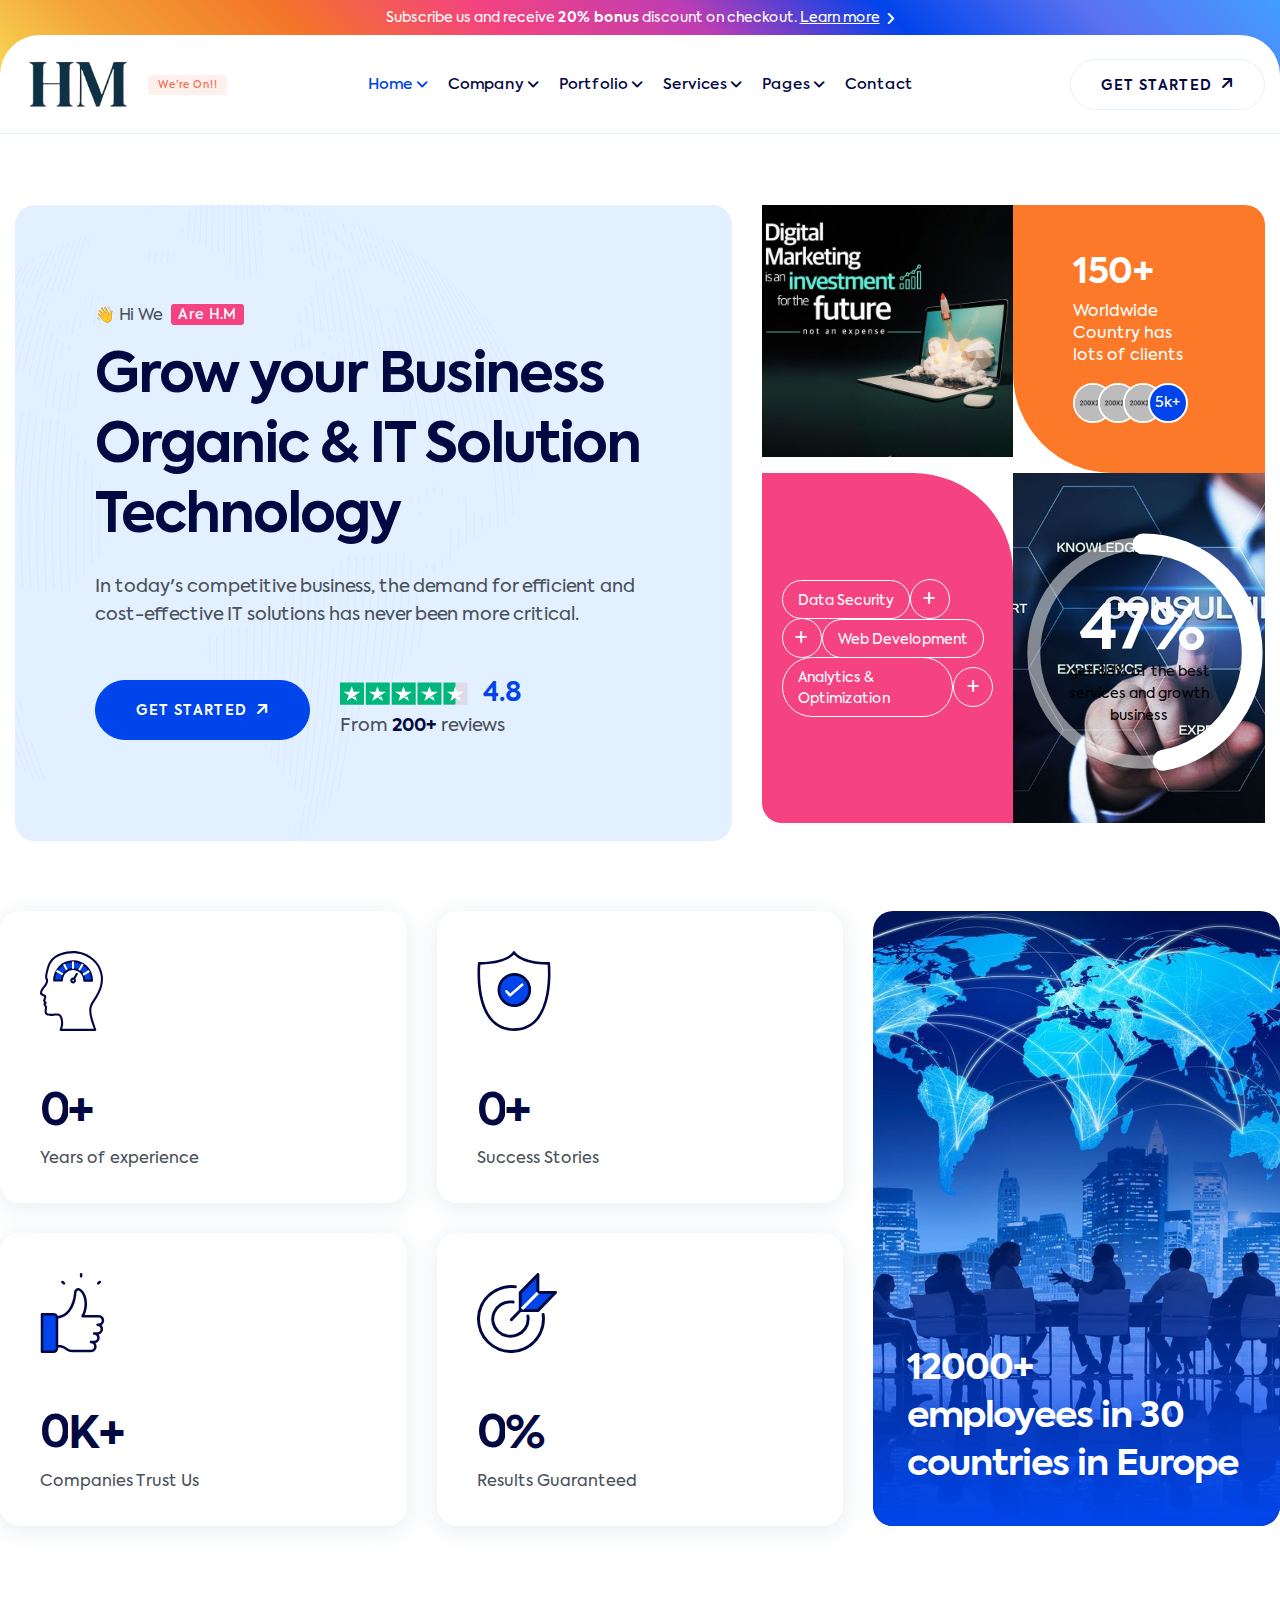
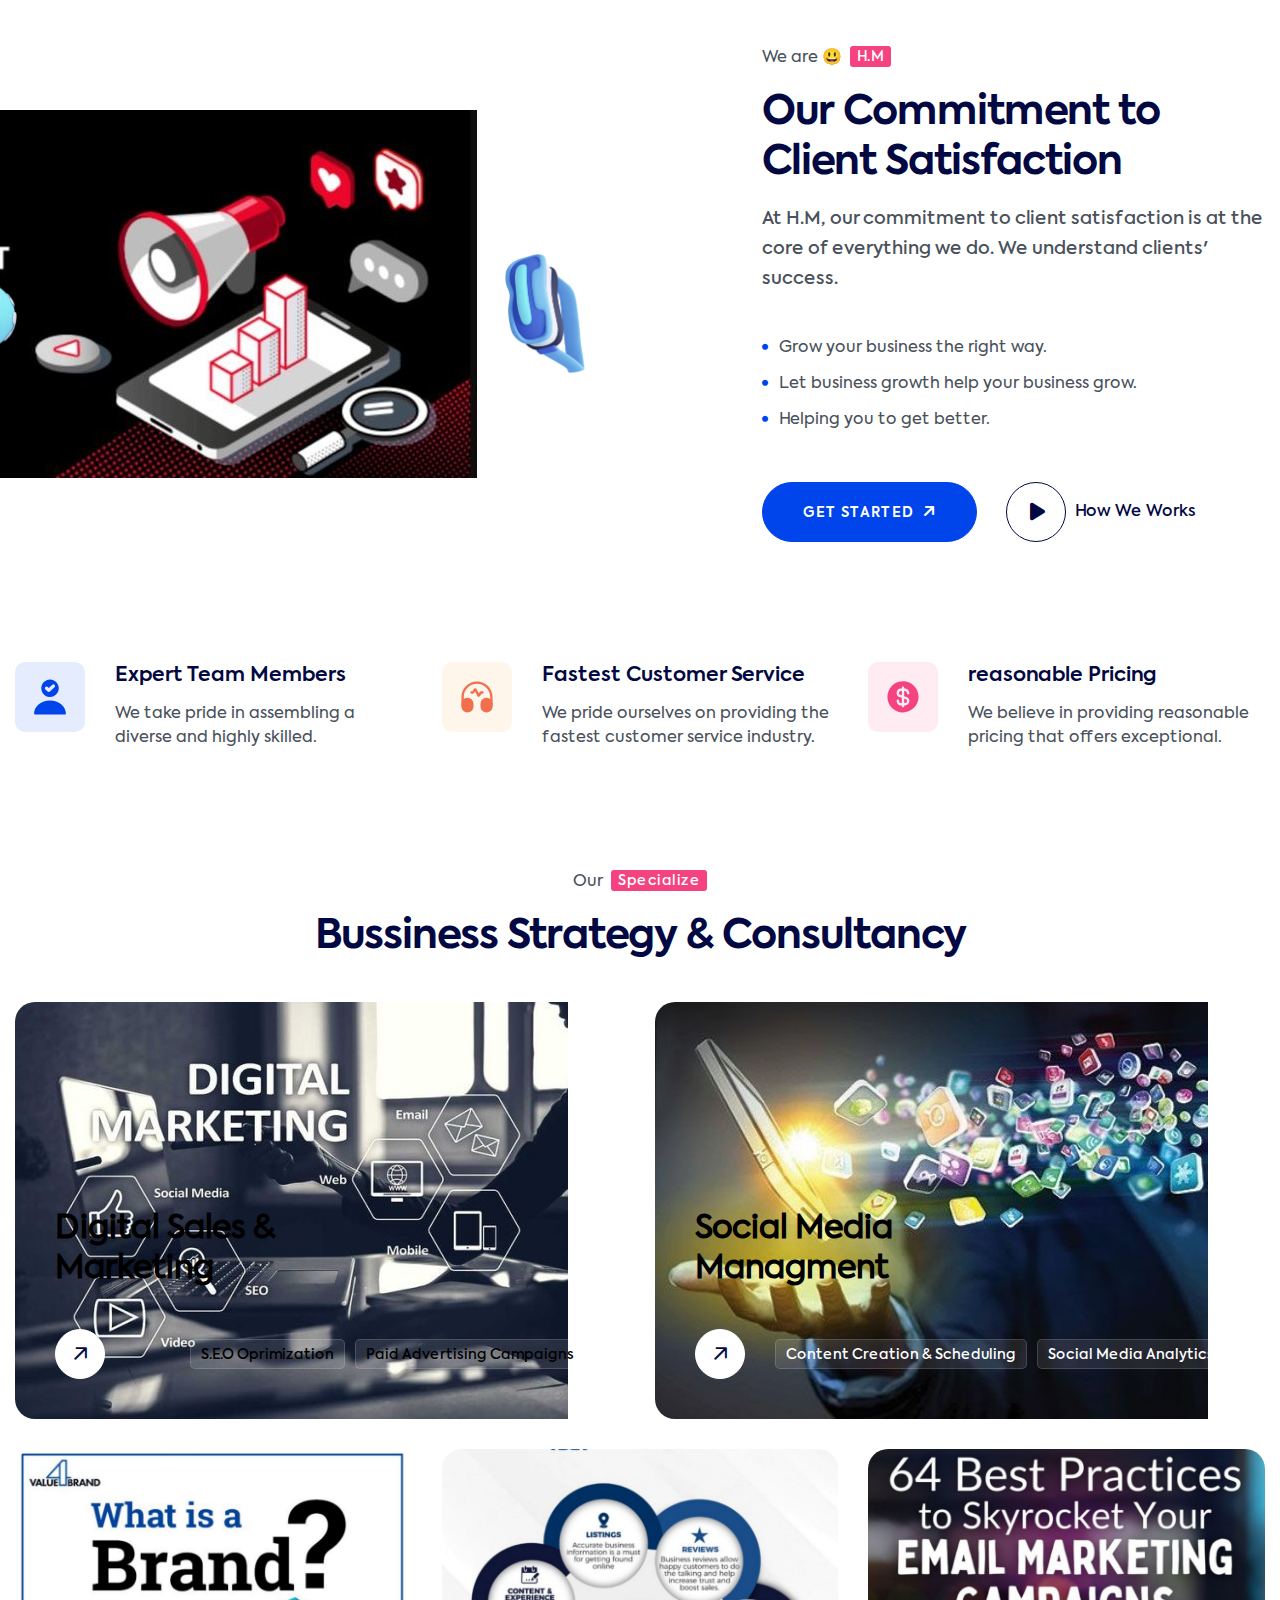
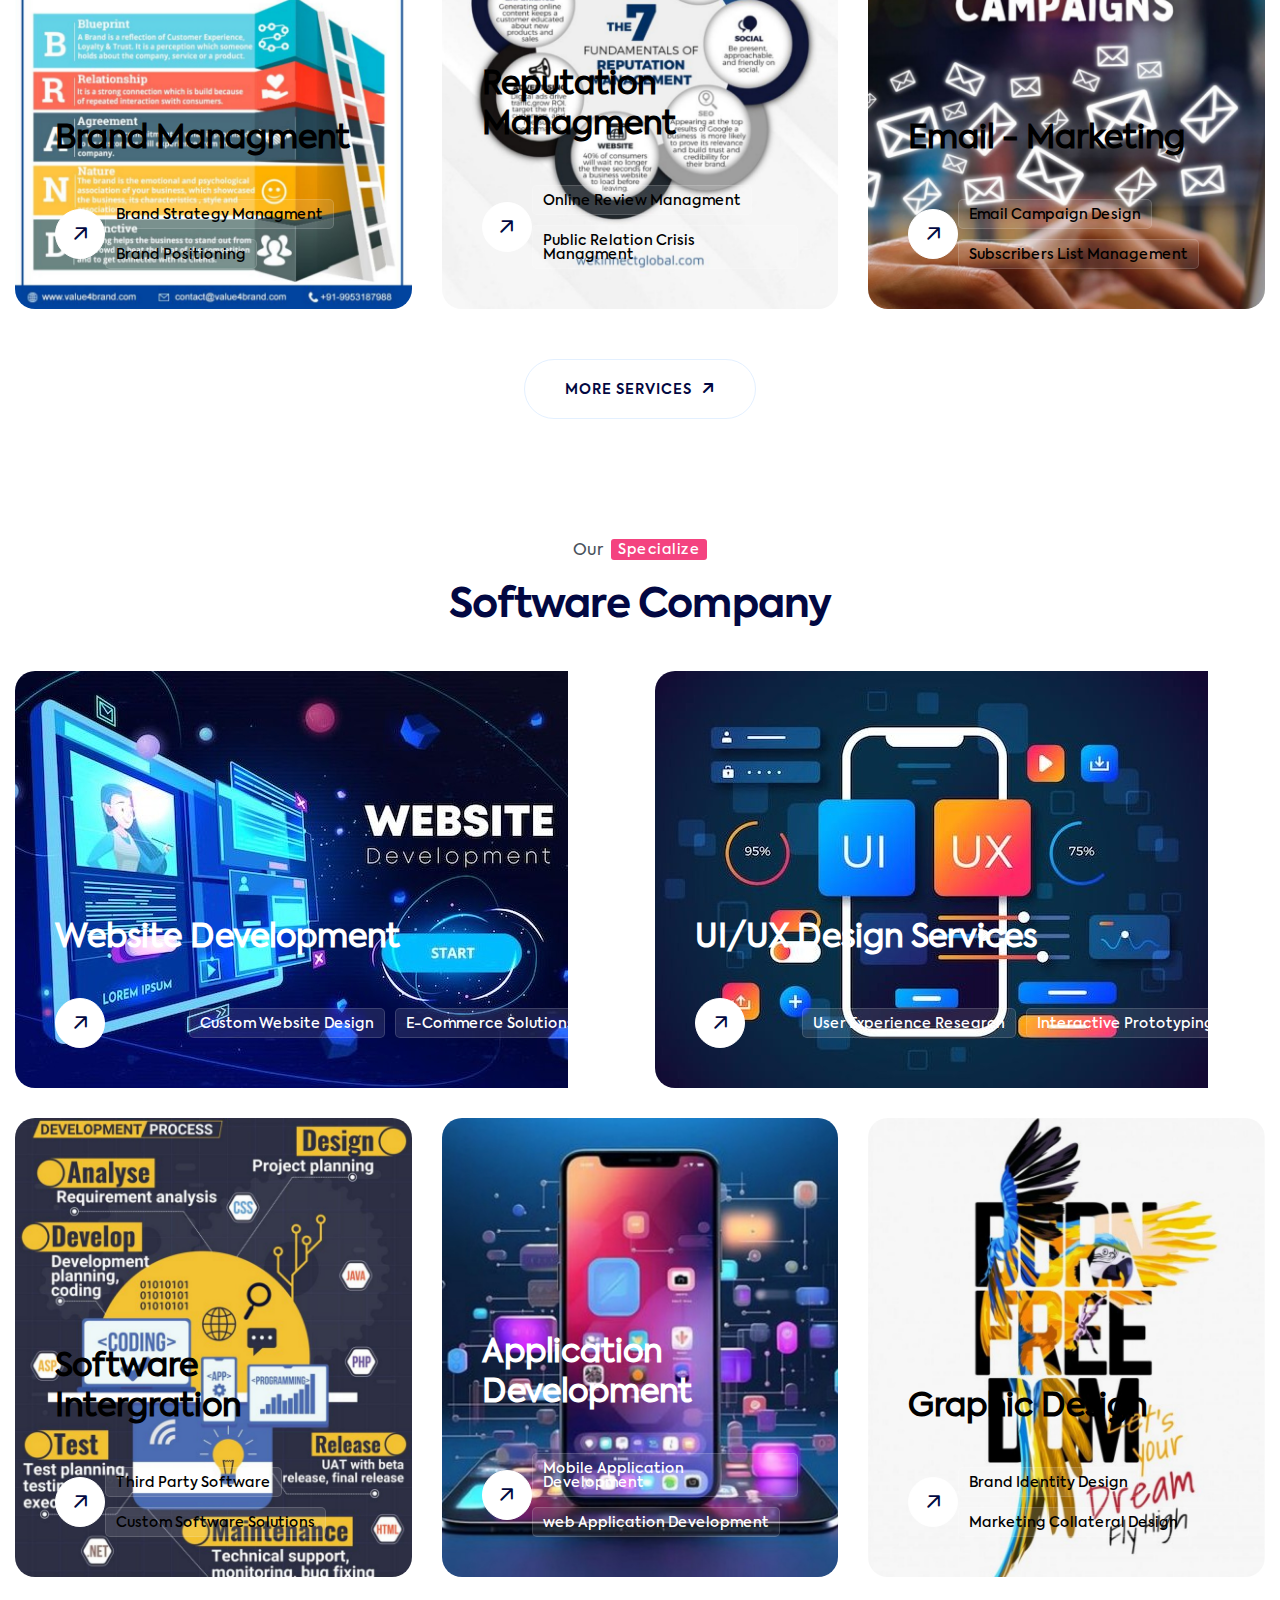
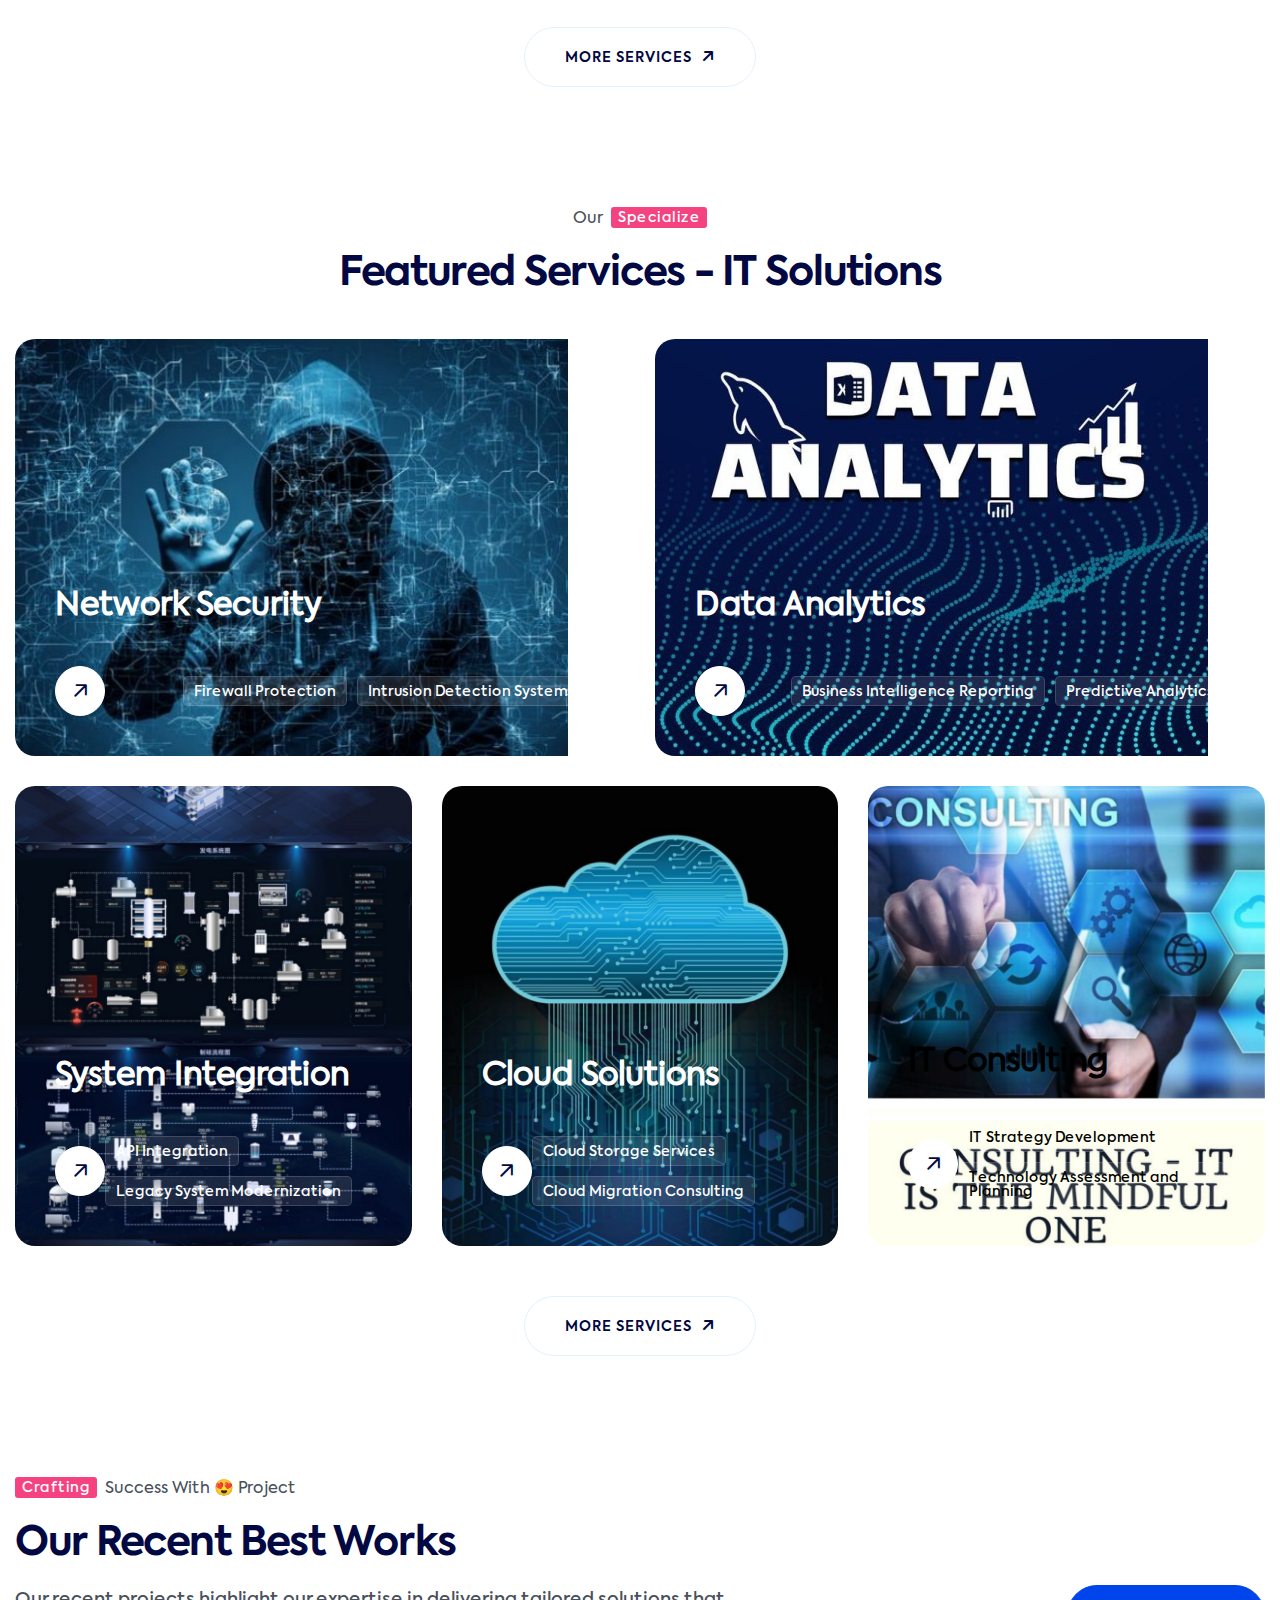
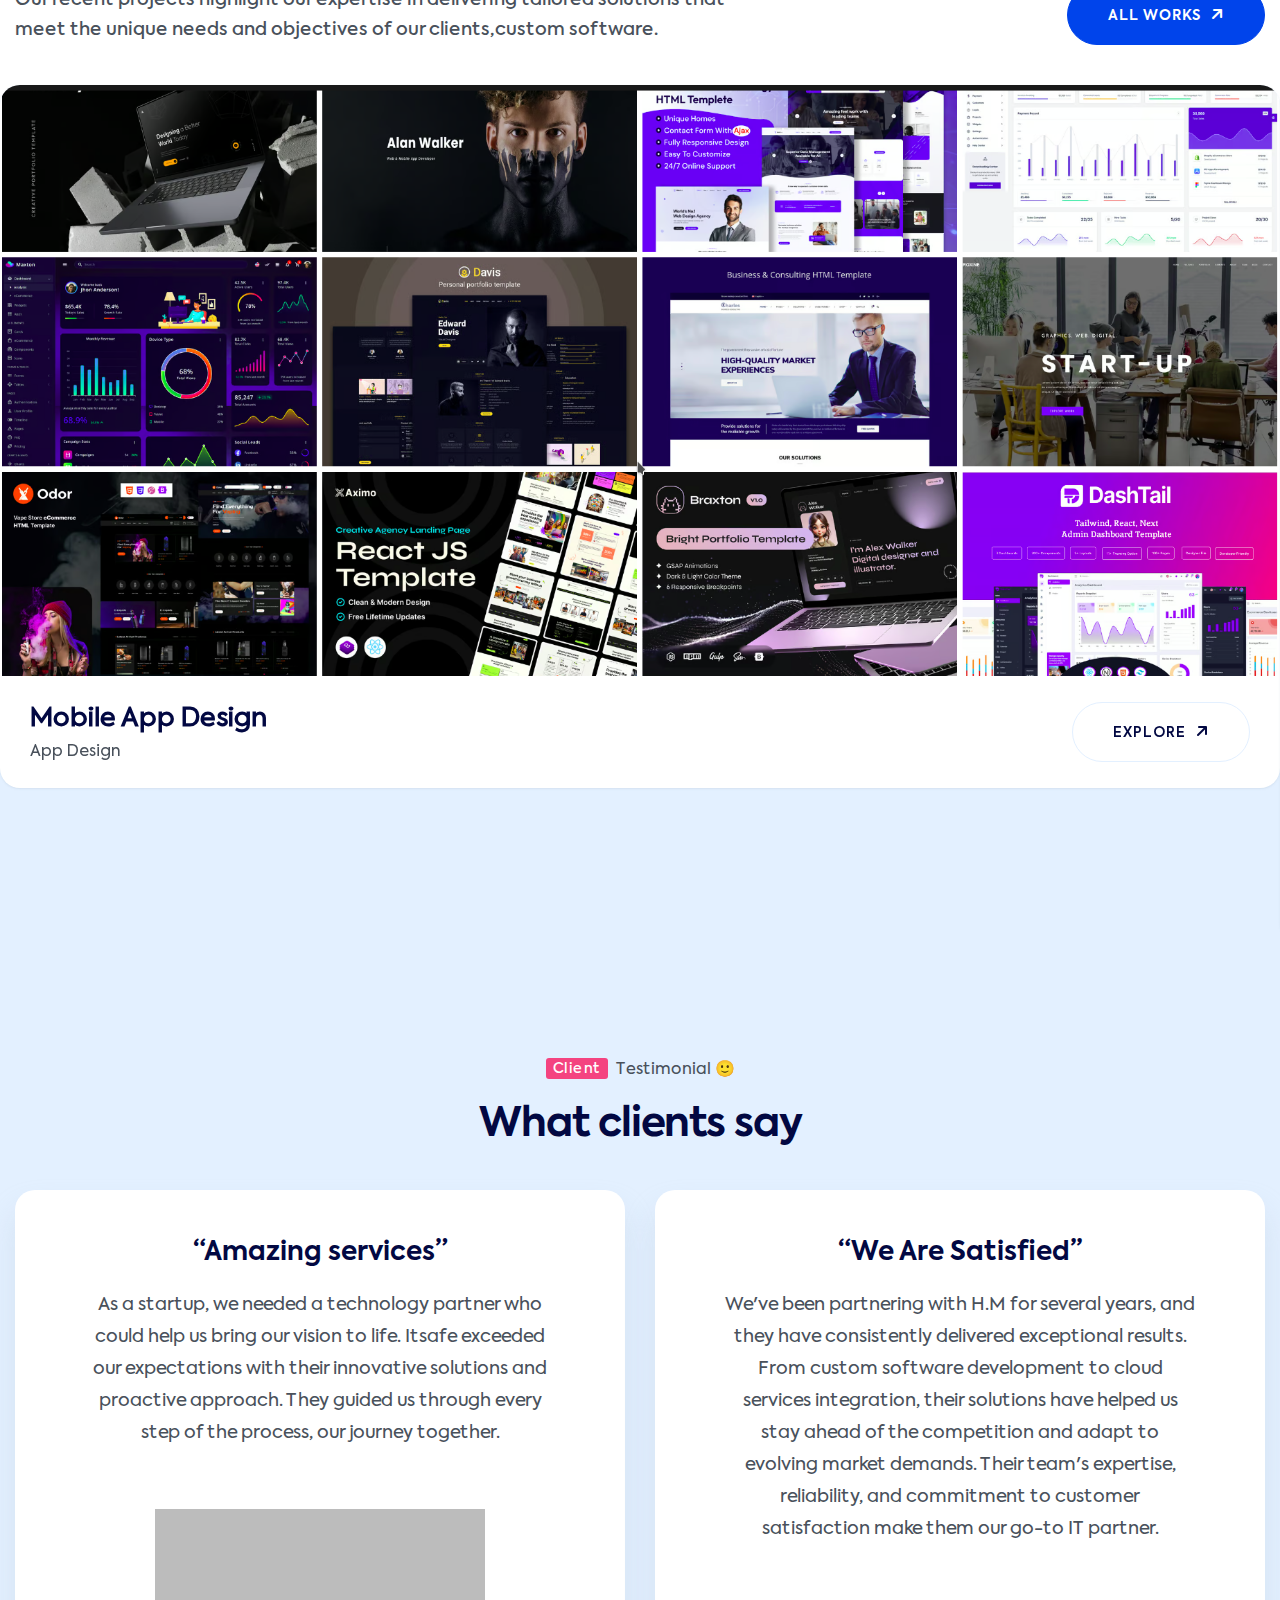
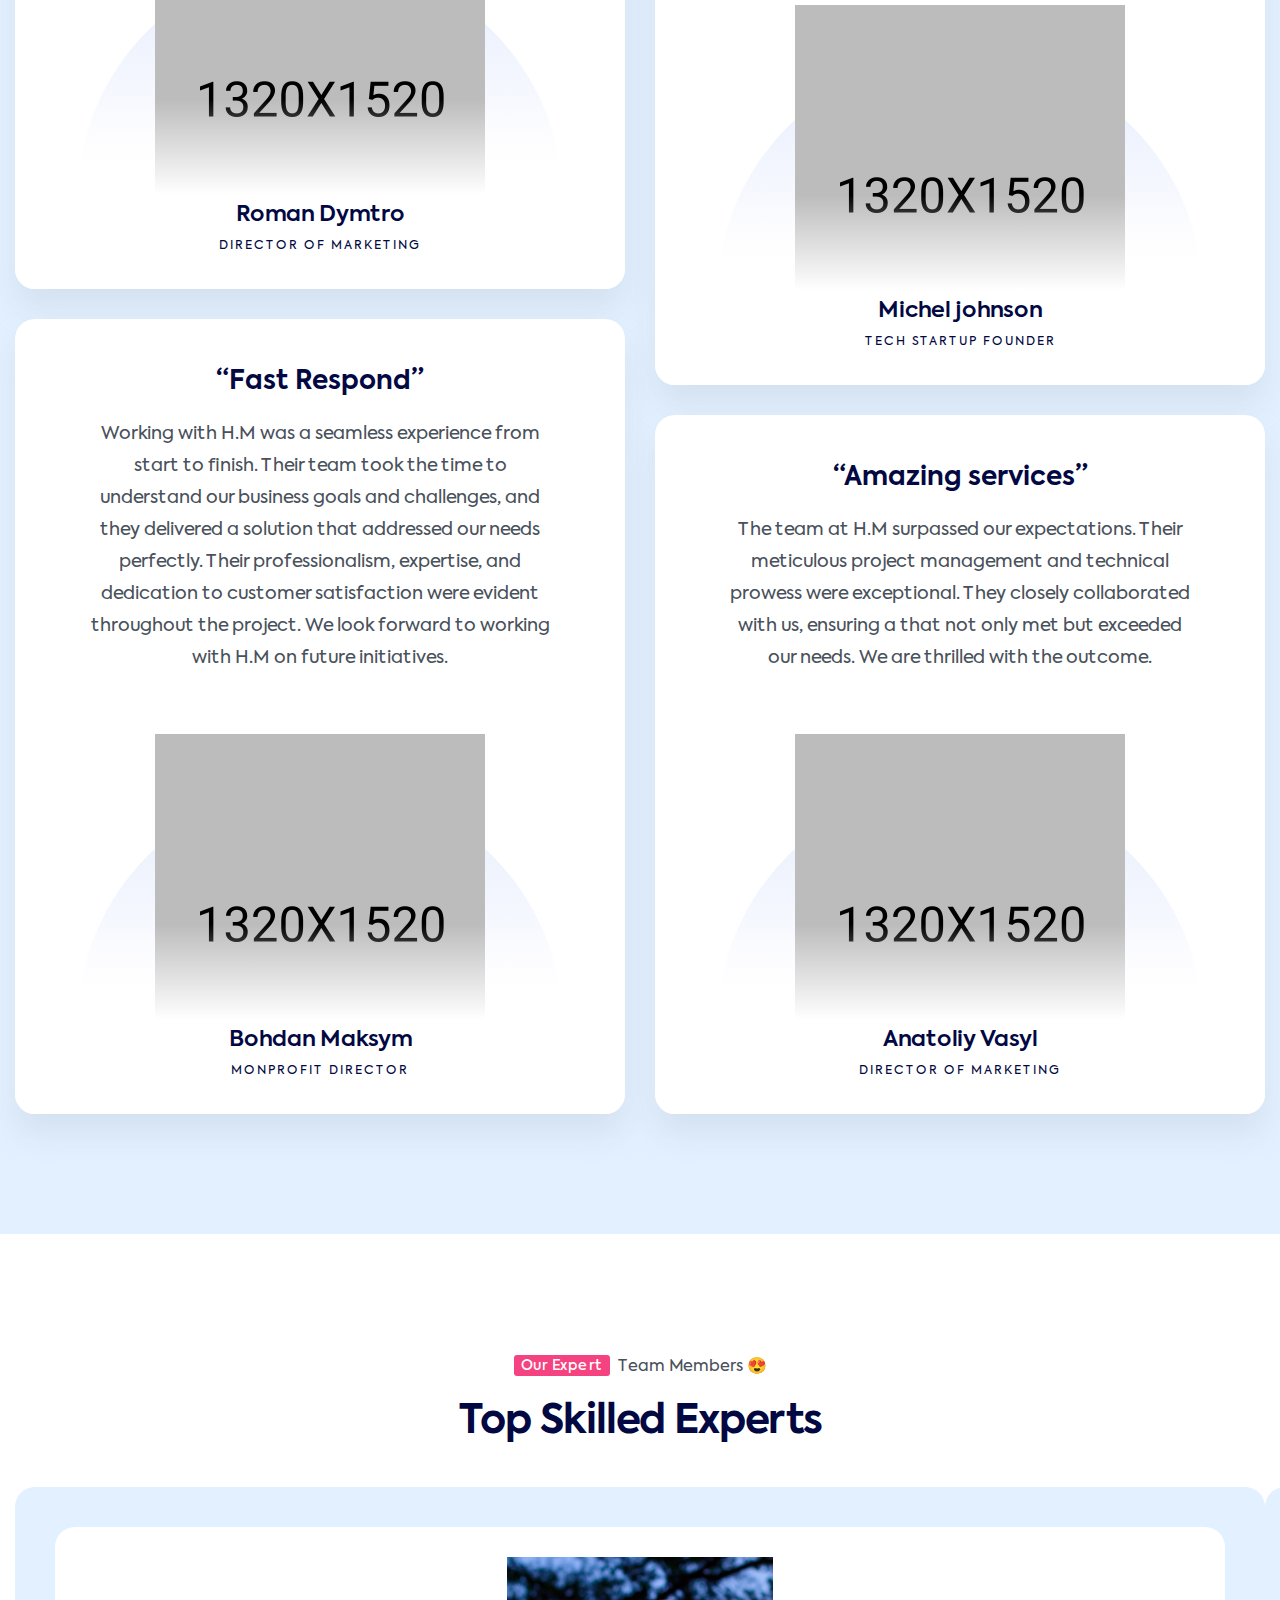
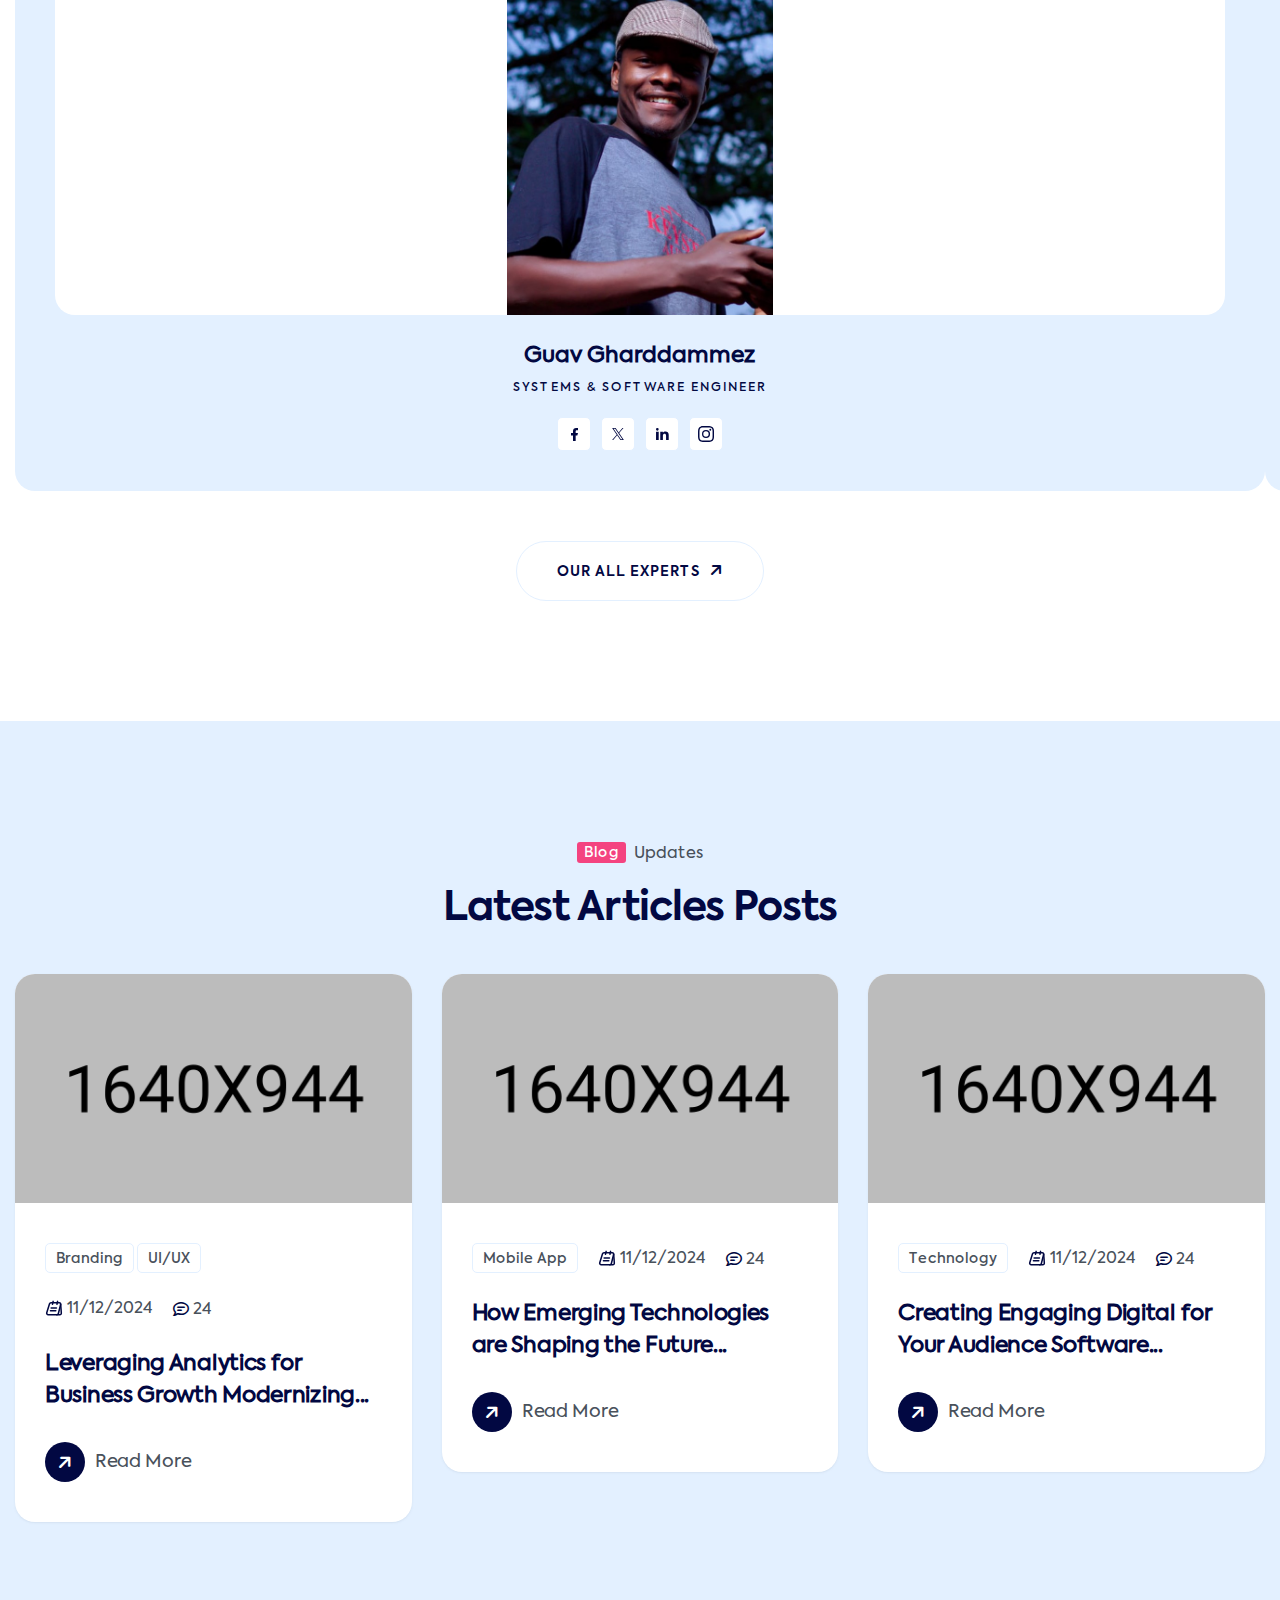
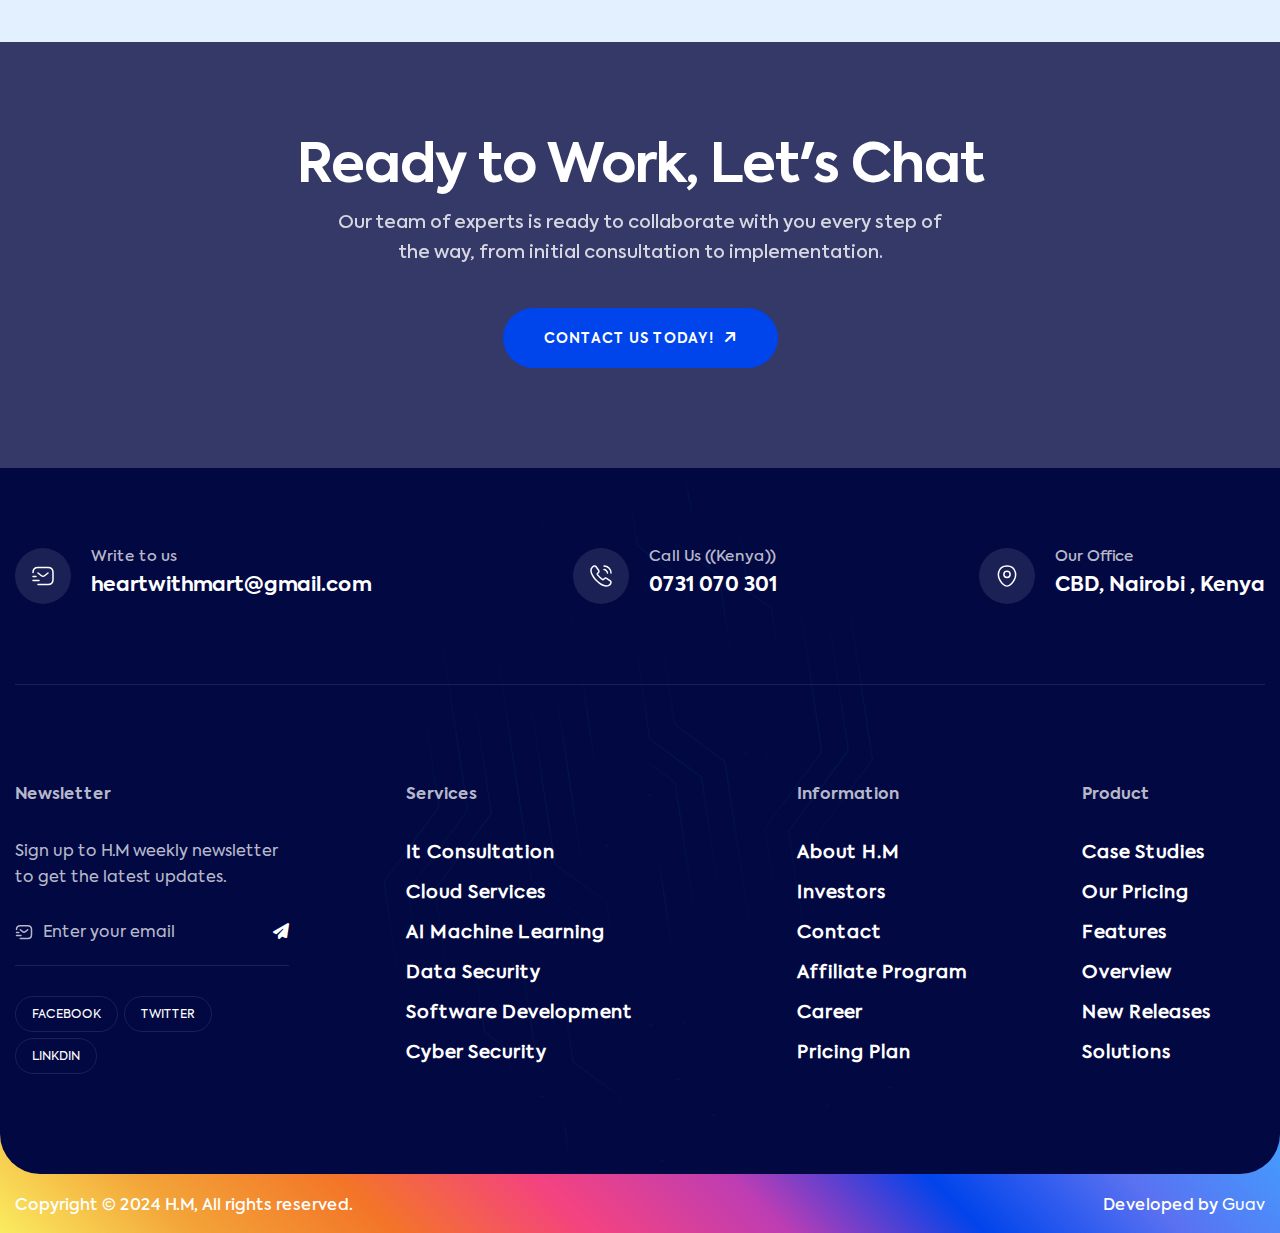
<file: index.html>
<!DOCTYPE html>
<html lang="en">

  <head>
    <meta charset="utf-8" />
    <meta name="viewport" content="width=device-width, initial-scale=1, shrink-to-fit=no" />
    <meta http-equiv="x-ua-compatible" content="ie=edge" />
    <meta name="thumbnail" content="assets/images/H.M_page_thumbnail.webp" />
    <meta name="description" content="H.M – IT Solutions & Technology, Business Consulting, Software Company" />
    <meta name="keywords" content="Bootstrap Site Template" />
    <meta name="author" content="Webrock" />

    <title>
      IT Solution – H.M – IT Solutions & Technology, Business Consulting,
      Software Company
    </title>
    <link rel="shortcut icon" href="assets/images/site_logo/favourite_icon_2.svg" />

    <!-- Fraimwork - CSS Include -->
    <link rel="stylesheet" type="text/css" href="assets/css/bootstrap.min.css" />

    <!-- Icon - CSS Include -->
    <link rel="stylesheet" type="text/css" href="assets/css/fontawesome.css" />

    <!-- Animation - CSS Include -->
    <link rel="stylesheet" type="text/css" href="assets/css/animate.min.css" />

    <!-- Carousel - CSS Include -->
    <link rel="stylesheet" type="text/css" href="assets/css/swiper-bundle.min.css" />

    <!-- Video & Image Popup - CSS Include -->
    <link rel="stylesheet" type="text/css" href="assets/css/magnific-popup.min.css" />

    <!-- Counter - CSS Include -->
    <link rel="stylesheet" type="text/css" href="assets/css/odometer.min.css" />

    <!-- Custom - CSS Include -->
    <link rel="stylesheet" type="text/css" href="assets/css/style.css" />
  </head>

  <body>
    <!-- Body Wrap - Start -->
    <div class="page_wrapper">
      <!-- Preloader - Start -->
      <div id="preloader" class="preloader">
        <div class="loader-circle">
          <div class="loader-line-mask">
            <div class="loader-line"></div>
          </div>
          <div class="loader-logo">
            <img src="assets/images/site_logo/site_logo_2.jpeg"
              alt="Site Logo – H.M – IT Solutions &amp; Technology Site Template" />
          </div>
        </div>
      </div>
      <!-- Preloader - End -->

      <!-- Back To Top - Start -->
      <div class="backtotop">
        <a href="#" class="scroll">
          <i class="fa-solid fa-arrow-up"></i>
        </a>
      </div>
      <!-- Back To Top - End -->

      <!-- Site Header - Start
      ================================================== -->
      <header class="site_header site_header_1">
        <div class="header_top text-center">
          <div class="container">
            <p class="m-0">
              Subscribe us and receive <b>20% bonus</b> discount on checkout.
              <a href="pricing.html"><u>Learn more</u> <i class="fa-solid fa-angle-right"></i></a>
            </p>
          </div>
        </div>
        <div class="header_bottom stricky">
          <div class="container">
            <div class="row align-items-center">
              <div class="col-xl-3 col-lg-2 col-5">
                <div class="site_logo">
                  <a class="site_link" href="index.html">
                    <img src="assets/images/site_logo/site_logo_3.jpeg"
                      alt="Site Logo – H.M – IT Solutions & Technology, Business Consulting, Software Company" />
                  </a>
                  <div class="badge bg-danger-subtle text-danger">
                    We’re On!!
                  </div>
                </div>
              </div>
              <div class="col-xl-6 col-lg-7 col-2">
                <nav class="main_menu navbar navbar-expand-lg">
                  <div class="main_menu_inner collapse navbar-collapse justify-content-lg-center"
                    id="main_menu_dropdown">
                    <ul class="main_menu_list unordered_list justify-content-center">
                      <li class="dropdown active">
                        <a class="nav-link" href="#" id="home_submenu" role="button" data-bs-toggle="dropdown"
                          aria-expanded="false">
                          Home
                        </a>
                        <ul class="dropdown-menu" aria-labelledby="home_submenu">
                          <li class="active">
                            <a href="index.html">IT Solution</a>
                          </li>
                          <li>
                            <a href="index_software_company.html">Software Company</a>
                          </li>
                          <li>
                            <a href="index_business_consulting.html">Business Consulting</a>
                          </li>
                        </ul>
                      </li>
                      <li class="dropdown">
                        <a class="nav-link" href="#" id="company_submenu" role="button" data-bs-toggle="dropdown"
                          aria-expanded="false">
                          Company
                        </a>
                        <div class="dropdown-menu mega_menu_wrapper" aria-labelledby="company_submenu">
                          <div class="container">
                            <div class="row">
                              <div class="col-lg-9">
                                <div class="megamenu_pages_wrapper mb-5">
                                  <div class="row">
                                    <div class="col-lg-3 col-md-6">
                                      <a class="iconbox_block_2" href="about.html">
                                        <span class="icon_title_wrap">
                                          <small class="iconbox_icon">
                                            <img src="assets/images/icons/icon_wifi.svg" alt="Wifi SVG Icon" />
                                          </small>
                                          <small class="iconbox_title">About Us</small>
                                        </span>
                                        <span class="description mb-0">
                                          Learn more about H.M
                                        </span>
                                      </a>
                                    </div>
                                    <div class="col-lg-3 col-md-6">
                                      <a class="iconbox_block_2" href="pricing.html">
                                        <span class="icon_title_wrap">
                                          <small class="iconbox_icon">
                                            <img src="assets/images/icons/icon_dollar_2.svg" alt="Dollar SVG Icon" />
                                          </small>
                                          <small class="iconbox_title">Our Pricing</small>
                                        </span>
                                        <span class="description mb-0">
                                          Streamlined Pricing
                                        </span>
                                      </a>
                                    </div>
                                    <div class="col-lg-3 col-md-6">
                                      <a class="iconbox_block_2" href="portfolio.html">
                                        <span class="icon_title_wrap">
                                          <small class="iconbox_icon">
                                            <img src="assets/images/icons/icon_chart.svg" alt="Chart SVG Icon" />
                                          </small>
                                          <small class="iconbox_title">Portfolio</small>
                                        </span>
                                        <span class="description mb-0">
                                          Explore our all overview
                                        </span>
                                      </a>
                                    </div>
                                    <div class="col-lg-3 col-md-6">
                                      <a class="iconbox_block_2" href="portfolio_details.html">
                                        <span class="icon_title_wrap">
                                          <small class="iconbox_icon">
                                            <img src="assets/images/icons/icon_tag_2.svg" alt="Event Tag SVG Icon" />
                                          </small>
                                          <small class="iconbox_title">Portfolio Details</small>
                                        </span>
                                        <span class="description mb-0">
                                          Explore our work overview
                                        </span>
                                      </a>
                                    </div>
                                    <div class="col-lg-3 col-md-6">
                                      <a class="iconbox_block_2" href="team.html">
                                        <span class="icon_title_wrap">
                                          <small class="iconbox_icon">
                                            <img src="assets/images/icons/icon_user_2.svg" alt="User Check SVG Icon" />
                                          </small>
                                          <small class="iconbox_title">Team</small>
                                        </span>
                                        <span class="description mb-0">
                                          We are friendly Join our team
                                        </span>
                                      </a>
                                    </div>
                                    <div class="col-lg-3 col-md-6">
                                      <a class="iconbox_block_2" href="team_details.html">
                                        <span class="icon_title_wrap">
                                          <small class="iconbox_icon">
                                            <img src="assets/images/icons/icon_users.svg" alt="Users SVG Icon" />
                                          </small>
                                          <small class="iconbox_title">Team Details</small>
                                        </span>
                                        <span class="description mb-0">
                                          We are friendly Join our team
                                        </span>
                                      </a>
                                    </div>
                                    <div class="col-lg-3 col-md-6">
                                      <a class="iconbox_block_2" href="service.html">
                                        <span class="icon_title_wrap">
                                          <small class="iconbox_icon">
                                            <img src="assets/images/icons/icon_pen.svg" alt="Pen SVG Icon" />
                                          </small>
                                          <small class="iconbox_title">Services</small>
                                        </span>
                                        <small class="description mb-0">
                                          Happy to help you!
                                        </small>
                                      </a>
                                    </div>
                                    <div class="col-lg-3 col-md-6">
                                      <a class="iconbox_block_2" href="service_details.html">
                                        <span class="icon_title_wrap">
                                          <small class="iconbox_icon">
                                            <img src="assets/images/icons/icon_pen.svg" alt="Pen SVG Icon" />
                                          </small>
                                          <small class="iconbox_title">Service Details</small>
                                        </span>
                                        <small class="description mb-0">
                                          Happy to help you!
                                        </small>
                                      </a>
                                    </div>
                                  </div>
                                </div>
                                <ul class="btns_group p-0 unordered_list justify-content-start">
                                  <li>
                                    <a class="btn btn-primary" href="contact.html">
                                      <span class="btn_label" data-text="Free Consultation">Free Consultation</span>
                                      <span class="btn_icon">
                                        <i class="fa-solid fa-arrow-up-right"></i>
                                      </span>
                                    </a>
                                  </li>
                                  <li>
                                    <div class="review_short_info_2">
                                      <div class="review_admin_logo">
                                        <img src="assets/images/clients/client_logo_9.webp" alt="Client Logo" />
                                      </div>
                                      <div class="review_info_content">
                                        <ul class="rating_block unordered_list">
                                          <li>
                                            <i class="fa-solid fa-star fa-fw"></i>
                                          </li>
                                          <li>
                                            <i class="fa-solid fa-star fa-fw"></i>
                                          </li>
                                          <li>
                                            <i class="fa-solid fa-star fa-fw"></i>
                                          </li>
                                          <li>
                                            <i class="fa-solid fa-star fa-fw"></i>
                                          </li>
                                          <li>
                                            <i class="fa-solid fa-star fa-fw"></i>
                                          </li>
                                        </ul>
                                        <div class="review_counter">
                                          From <b>200+</b> reviews
                                        </div>
                                      </div>
                                    </div>
                                  </li>
                                  <li>
                                    <div class="review_short_info_2">
                                      <div class="review_admin_logo">
                                        <img src="assets/images/clients/client_logo_10.webp" alt="Client Logo" />
                                      </div>
                                      <div class="review_info_content">
                                        <ul class="rating_block unordered_list">
                                          <li>
                                            <i class="fa-solid fa-star fa-fw"></i>
                                          </li>
                                          <li>
                                            <i class="fa-solid fa-star fa-fw"></i>
                                          </li>
                                          <li>
                                            <i class="fa-solid fa-star fa-fw"></i>
                                          </li>
                                          <li>
                                            <i class="fa-solid fa-star fa-fw"></i>
                                          </li>
                                          <li>
                                            <i class="fa-solid fa-star fa-fw"></i>
                                          </li>
                                        </ul>
                                        <div class="review_counter">
                                          From <b>200+</b> reviews
                                        </div>
                                      </div>
                                    </div>
                                  </li>
                                </ul>
                              </div>
                              <div class="col-lg-3">
                                <div class="site_author bg-primary">
                                  <div class="author_box">
                                    <div class="author_image bg-light">
                                      <img src="assets/images/avatar/avatar_7.webp" alt="Site Author Image" />
                                    </div>
                                    <div class="author_box_content">
                                      <h3 class="author_name text-white">
                                        Martha Wambeo
                                      </h3>
                                      <span class="author_designation text-white">CEO & Founder At H.M</span>
                                    </div>
                                    <div class="quote_icon">
                                      <img src="assets/images/icons/icon_quote.svg" alt="Quote Icon" />
                                    </div>
                                  </div>
                                  <p class="mb-0 text-white">
                                    As a CEO & Founder At H.M I have been voice
                                    crying in the wilderness, trying to make
                                    requirements clear, use every minute to
                                    deliver the result, and not reinvent the
                                    wheel. Here at H.M, I made that possible for
                                    the clients.
                                  </p>
                                </div>
                              </div>
                            </div>
                          </div>
                        </div>
                      </li>
                      <li class="dropdown">
                        <a class="nav-link" href="#" id="portfolio_submenu" role="button" data-bs-toggle="dropdown"
                          aria-expanded="false">
                          Portfolio
                        </a>
                        <ul class="dropdown-menu" aria-labelledby="portfolio_submenu">
                          <li><a href="portfolio.html">Portfolio</a></li>
                          <li>
                            <a href="portfolio_details.html">Portfolio Details</a>
                          </li>
                        </ul>
                      </li>
                      <li class="dropdown">
                        <a class="nav-link" href="#" id="services_submenu" role="button" data-bs-toggle="dropdown"
                          aria-expanded="false">
                          Services
                        </a>
                        <div class="dropdown-menu mega_menu_wrapper p-0" aria-labelledby="services_submenu">
                          <div class="container">
                            <div class="row justify-content-lg-between">
                              <div class="col-lg-8">
                                <div class="row">
                                  <div class="col-lg-4">
                                    <div class="megamenu_widget">
                                      <h3 class="megamenu_info_title">
                                        Services
                                      </h3>
                                      <ul class="icon_list unordered_list_block">
                                        <li>
                                          <a href="service_details.html">
                                            <span class="icon_list_text">
                                              IT Management Services
                                            </span>
                                          </a>
                                        </li>
                                        <li>
                                          <a href="service_details.html">
                                            <span class="icon_list_text">
                                              Data Tracking Security
                                            </span>
                                          </a>
                                        </li>
                                        <li>
                                          <a href="service_details.html">
                                            <span class="icon_list_text">
                                              Website Development
                                            </span>
                                          </a>
                                        </li>
                                        <li>
                                          <a href="service_details.html">
                                            <span class="icon_list_text">
                                              CRM Solutions and Design
                                            </span>
                                          </a>
                                        </li>
                                        <li>
                                          <a href="service_details.html">
                                            <span class="icon_list_text">
                                              UI/UX Design Services
                                            </span>
                                          </a>
                                        </li>
                                        <li>
                                          <a href="service_details.html">
                                            <span class="icon_list_text">
                                              Technology Solution
                                            </span>
                                          </a>
                                        </li>
                                        <li>
                                          <a href="service_details.html">
                                            <span class="icon_list_text">
                                              Software Development
                                            </span>
                                          </a>
                                        </li>

                                        <!-- Added Services -->
                                        <li>
                                          <a href="service_details.html">
                                            <span class="icon_list_text">
                                              Cyber Security - Network Security
                                            </span>
                                          </a>
                                        </li>
                                        <li>
                                          <a href="service_details.html">
                                            <span class="icon_list_text">
                                              Data Analytics
                                            </span>
                                          </a>
                                        </li>
                                        <li>
                                          <a href="service_details.html">
                                            <span class="icon_list_text">
                                              Digital Strategy and Consulting
                                            </span>
                                          </a>
                                        </li>
                                        <li>
                                          <a href="service_details.html">
                                            <span class="icon_list_text">
                                              Digital Sales and Marketing
                                            </span>
                                          </a>
                                        </li>
                                        <li>
                                          <a href="service_details.html">
                                            <span class="icon_list_text">
                                              E-mail Marketing
                                            </span>
                                          </a>
                                        </li>
                                        <li>
                                          <a href="service_details.html">
                                            <span class="icon_list_text">
                                              Brand Management
                                            </span>
                                          </a>
                                        </li>
                                        <li>
                                          <a href="service_details.html">
                                            <span class="icon_list_text">
                                              Reputation Management
                                            </span>
                                          </a>
                                        </li>
                                        <li>
                                          <a href="service_details.html">
                                            <span class="icon_list_text">
                                              Social Media Management
                                            </span>
                                          </a>
                                        </li>
                                        <li>
                                          <a href="service_details.html">
                                            <span class="icon_list_text">
                                              Graphic Design
                                            </span>
                                          </a>
                                        </li>

                                        <div class="col-lg-4">
                                          <div class="megamenu_widget">
                                            <h3 class="megamenu_info_title">
                                              Our Fields
                                            </h3>
                                            <ul class="icon_list unordered_list_block">
                                              <li>
                                                <a href="fields.html">
                                                  <span class="icon_list_text">
                                                    Healthcare
                                                  </span>
                                                </a>
                                              </li>
                                              <li>
                                                <a href="fields.html">
                                                  <span class="icon_list_text">
                                                    Banks
                                                  </span>
                                                </a>
                                              </li>
                                              <li>
                                                <a href="fields.html">
                                                  <span class="icon_list_text">
                                                    Logistics
                                                  </span>
                                                </a>
                                              </li>
                                              <li>
                                                <a href="fields.html">
                                                  <span class="icon_list_text">
                                                    Supermarkets
                                                  </span>
                                                </a>
                                              </li>
                                              <li>
                                                <a href="fields.html">
                                                  <span class="icon_list_text">
                                                    Industries
                                                  </span>
                                                </a>
                                              </li>
                                              <li>
                                                <a href="fields.html">
                                                  <span class="icon_list_text">
                                                    Hotels
                                                  </span>
                                                </a>
                                              </li>
                                              <li>
                                                <a href="fields.html">
                                                  <span class="icon_list_text">
                                                    Fintech
                                                  </span>
                                                </a>
                                              </li>
                                            </ul>
                                          </div>
                                        </div>
                                        <div class="col-lg-4">
                                          <div class="megamenu_widget">
                                            <h3 class="megamenu_info_title">
                                              Product
                                            </h3>
                                            <ul class="icon_list unordered_list_block">
                                              <li>
                                                <a href="portfolio.html">
                                                  <span class="icon_list_text">
                                                    Case Studies
                                                  </span>
                                                </a>
                                              </li>
                                              <li>
                                                <a href="pricing.html">
                                                  <span class="icon_list_text">
                                                    Our Pricing
                                                  </span>
                                                </a>
                                              </li>
                                              <li>
                                                <a href="service.html">
                                                  <span class="icon_list_text">
                                                    Features
                                                  </span>
                                                </a>
                                              </li>
                                              <li>
                                                <a href="about.html">
                                                  <span class="icon_list_text">
                                                    Overview
                                                  </span>
                                                </a>
                                              </li>
                                              <li>
                                                <a href="#!">
                                                  <span class="icon_list_text">
                                                    New Releases
                                                  </span>
                                                </a>
                                              </li>
                                              <li>
                                                <a href="service.html">
                                                  <span class="icon_list_text">
                                                    Solutions
                                                  </span>
                                                </a>
                                              </li>
                                            </ul>
                                          </div>
                                        </div>
                                    </div>
                                    <div class="social_area">
                                      <ul class="social_icons_block unordered_list" data-text="Follow Us:">
                                        <li>
                                          <a href="#!">
                                            <i class="fa-brands fa-facebook-f"></i>
                                          </a>
                                        </li>
                                        <li>
                                          <a href="#!">
                                            <i class="fa-brands fa-twitter"></i>
                                          </a>
                                        </li>
                                        <li>
                                          <a href="#!">
                                            <i class="fa-brands fa-linkedin-in"></i>
                                          </a>
                                        </li>
                                        <li>
                                          <a href="#!">
                                            <i class="fa-brands fa-dribbble"></i>
                                          </a>
                                        </li>
                                      </ul>
                                      <p class="career_link m-0">
                                        Looking for the ultimate consultancy?
                                        <a href="#!">We’re On!!</a>
                                      </p>
                                    </div>
                                  </div>
                                  <div class="col-lg-3">
                                    <div class="megamenu_case bg-primary">
                                      <h3>Computer Software</h3>
                                      <h4>Astarte Medical</h4>
                                      <img src="assets/images/case/case_image_4.webp" alt="Case Image" />
                                      <a class="btn" href="portfolio.html">
                                        <span class="btn_label" data-text="Read Case">Read Case</span>
                                        <span class="btn_icon">
                                          <i class="fa-solid fa-arrow-up-right"></i>
                                        </span>
                                      </a>
                                    </div>
                                  </div>
                                </div>
                              </div>
                            </div>
                      </li>
                      <li class="dropdown">
                        <a class="nav-link" href="#" id="pages_submenu" role="button" data-bs-toggle="dropdown"
                          aria-expanded="false">
                          Pages
                        </a>
                        <ul class="dropdown-menu" aria-labelledby="pages_submenu">
                          <li><a href="about.html">About Us</a></li>
                          <li class="dropdown">
                            <a class="nav-link" href="#" id="blog_submenu" role="button" data-bs-toggle="dropdown"
                              aria-expanded="false">
                              Blogs
                            </a>
                            <ul class="dropdown-menu" aria-labelledby="blog_submenu">
                              <li><a href="blog.html">Our Blogs</a></li>
                              <li>
                                <a href="blog_details.html">Blog Details</a>
                              </li>
                            </ul>
                          </li>
                          <li><a href="contact.html">Help Center</a></li>
                          <li>
                            <a href="#!">Careers
                              <small class="badge bg-danger-subtle text-danger">We’re On!!</small></a>
                          </li>
                        </ul>
                      </li>
                      <li><a href="contact.html">Contact</a></li>
                    </ul>
                  </div>
                </nav>
              </div>
              <div class="col-xl-3 col-lg-3 col-5">
                <ul class="header_btns_group unordered_list justify-content-end">
                  <li>
                    <!-- Mobile Menu Button -->
                    <button class="mobile_menu_btn navbar-toggler" type="button" data-bs-toggle="collapse"
                      data-bs-target="#main_menu_dropdown" aria-expanded="false" aria-label="Toggle navigation">
                      <i class="far fa-bars"></i>
                    </button>

                    <!-- Collapsible Mobile Menu -->
                    <div class="collapse navbar-collapse" id="main_menu_dropdown">
                      <ul class="navbar-nav main_menu_list unordered_list justify-content-center">
                        <!-- Home Dropdown Menu -->
                        <li class="nav-item dropdown active">
                          <a class="nav-link" href="#" id="home_submenu" role="button" data-bs-toggle="dropdown"
                            aria-expanded="false">
                            Home
                          </a>
                          <ul class="dropdown-menu" aria-labelledby="home_submenu">
                            <li class="active">
                              <a class="dropdown-item" href="index.html">IT Solution</a>
                            </li>
                            <li>
                              <a class="dropdown-item" href="index_software_company.html">Software Company</a>
                            </li>
                            <li>
                              <a class="dropdown-item" href="index_business_consulting.html">Business Consulting</a>
                            </li>
                          </ul>
                        </li>
                        <!-- Other Menu Items -->
                        <li class="nav-item">
                          <a class="nav-link" href="about.html">About Us</a>
                        </li>
                        <li class="nav-item">
                          <a class="nav-link" href="pricing.html">Our Pricing</a>
                        </li>
                        <li class="nav-item">
                          <a class="nav-link" href="portfolio.html">Portfolio</a>
                        </li>
                        <li class="nav-item">
                          <a class="nav-link" href="portfolio_details.html">Portfolio Details</a>
                        </li>
                        <li class="nav-item">
                          <a class="nav-link" href="team.html">Team</a>
                        </li>
                        <li class="nav-item">
                          <a class="nav-link" href="team_details.html">Team Details</a>
                        </li>
                        <li class="nav-item">
                          <a class="nav-link" href="service.html">Services</a>
                        </li>
                        <li class="nav-item">
                          <a class="nav-link" href="service_details.html">Service Details</a>
                        </li>
                        <li class="nav-item">
                          <a class="nav-link" href="blog.html">Blog</a>
                        </li>
                        <li class="nav-item">
                          <a class="nav-link" href="blog_details.html">Blog Details</a>
                        </li>
                        <li class="nav-item">
                          <a class="nav-link" href="contact.html">Contact Us</a>
                        </li>
                        <li class="nav-item">
                          <a class="nav-link" href="fields.html">Fields</a>
                        </li>
                      </ul>
                    </div>

                    <!-- Custom CSS -->
                    <style>
                      .mobile_menu_btn {
                        border: none;
                        background-color: transparent;
                        padding: 10px;
                      }

                      .navbar-toggler-icon {
                        font-size: 1.5rem;
                        color: #333;
                      }

                      .navbar-nav .nav-link {
                        color: #333;
                        padding: 10px 15px;
                        text-align: center;
                      }

                      .navbar-nav .dropdown-menu {
                        background-color: #f8f9fa;
                        border-radius: 0.25rem;
                        box-shadow: 0 0.125rem 0.25rem rgba(0, 0, 0, 0.075);
                      }

                      .navbar-nav .dropdown-item {
                        color: #333;
                        padding: 10px 20px;
                      }

                      .navbar-nav .dropdown-item:hover {
                        background-color: #e9ecef;
                      }
                    </style>

                    <!-- Bootstrap JS and Popper.js (inline) -->
                    <script src="https://cdn.jsdelivr.net/npm/@popperjs/core@2.11.7/dist/umd/popper.min.js"></script>
                    <script src="https://cdn.jsdelivr.net/npm/bootstrap@5.3.0/dist/js/bootstrap.min.js"></script>

                  </li>
                  <li>
                    <a class="btn btn-outline-light" href="pricing.html">
                      <span class="btn_label" data-text="Get Started">Get Started</span>
                      <span class="btn_icon">
                        <i class="fa-solid fa-arrow-up-right"></i>
                      </span>
                    </a>
                  </li>
                </ul>
              </div>
            </div>
          </div>
        </div>
      </header>
      <!-- Site Header - End
      ================================================== -->

      <!-- Main Body - Start
      ================================================== -->
      <main class="page_content">
        <!-- IT Solution Hero Section - Start
        ================================================== -->
        <section class="it_solution_hero_section">
          <div class="container">
            <div class="row">
              <div class="col-lg-7">
                <div class="it_solution_hero_content" style="
                    background-image: url('assets/images/shapes/it_solution_hero_bg_1.svg');
                  ">
                  <div class="heading_focus_text mb-0 d-inline-flex align-items-center">
                    👋 Hi We
                    <span class="badge bg-secondary text-white">Are H.M</span>
                  </div>
                  <h1>Grow your Business Organic & IT Solution Technology</h1>
                  <p>
                    In today's competitive business, the demand for efficient
                    and cost-effective IT solutions has never been more
                    critical.
                  </p>
                  <ul class="btns_group unordered_list p-0 justify-content-start">
                    <li>
                      <a class="btn" href="pricing.html">
                        <span class="btn_label" data-text="Get Started">Get Started</span>
                        <span class="btn_icon">
                          <i class="fa-solid fa-arrow-up-right"></i>
                        </span>
                      </a>
                    </li>
                    <li>
                      <div class="review_short_info">
                        <div class="d-flex">
                          <img src="assets/images/icons/icon_stars_trustpilot.svg" alt="H.M - Trustpilot Review" />
                          <span>4.8</span>
                        </div>
                        <div class="review_counter">
                          From <b>200+</b> reviews
                        </div>
                      </div>
                    </li>
                  </ul>
                </div>
              </div>
              <div class="col-lg-5">
                <ul class="it_solution_hero_images unordered_list">
                  <li>
                    <img src="assets/images/hero/it_solution_hero_image_1.webp"
                      alt="H.M - IT Solution - Hero Image 1" />
                  </li>
                  <li>
                    <div class="worldwide_clients">
                      <div class="counter_value">150+</div>
                      <p>Worldwide Country has lots of clients</p>
                      <ul class="avatar_group unordered_list">
                        <li>
                          <img src="assets/images/avatar/avatar_1.webp" alt="H.M - Avatar Image" />
                        </li>
                        <li>
                          <img src="assets/images/avatar/avatar_2.webp" alt="H.M - Avatar Image" />
                        </li>
                        <li>
                          <img src="assets/images/avatar/avatar_3.webp" alt="H.M - Avatar Image" />
                        </li>
                        <li>5k+</li>
                      </ul>
                    </div>
                  </li>
                  <li>
                    <ul class="categories unordered_list_block">
                      <li>
                        <a href="#!">
                          <span>Data Security</span>
                          <i class="fa-solid fa-plus"></i>
                        </a>
                      </li>
                      <li>
                        <a href="#!">
                          <i class="fa-solid fa-plus"></i>
                          <span>Web Development</span>
                        </a>
                      </li>
                      <li>
                        <a href="#!">
                          <span>Analytics & Optimization</span>
                          <i class="fa-solid fa-plus"></i>
                        </a>
                      </li>
                    </ul>
                  </li>
                  <li>
                    <div class="business_growth_content" style="
                        background-image: url('assets/images/hero/it_solution_hero_image_2.webp');
                      ">
                      <div class="progress_content">
                        <div class="business_growth" data-pie='{ "percent": 88 }'></div>
                        <p style="color: black;">get 88% of the best services and growth business</p>
                      </div>
                    </div>
                  </li>
                </ul>
              </div>
            </div>
          </div>
        </section>
        <!-- IT Solution Hero Section - End
        ================================================== -->

        <!-- Client Logo Section - Start
        ================================================== -->
        <!--<section
          class="client_logo_section section_space"
          style="background-image: url('assets/images/shapes/bg_pattern_1.svg')"
        >
          <--<div class="container">
            <div class="section_space pt-0">
              <div class="heading_block text-center">
                <div class="heading_focus_text mb-0">
                  <span class="badge bg-secondary text-white">Brand We</span>
                  Work With
                </div>
              </div>
              <div class="client_logo_carousel swiper">
                <div class="swiper-wrapper">
                  <div class="swiper-slide">
                    <div class="client_logo_item">
                      <img
                        src="assets/images/clients/client_logo_1.webp"
                        alt="H.M - Client Logo Image"
                      />
                    </div>
                  </div>
                  <div class="swiper-slide">
                    <div class="client_logo_item">
                      <img
                        src="assets/images/clients/client_logo_2.webp"
                        alt="H.M - Client Logo Image"
                      />
                    </div>
                  </div>
                  <div class="swiper-slide">
                    <div class="client_logo_item">
                      <img
                        src="assets/images/clients/client_logo_3.webp"
                        alt="H.M - Client Logo Image"
                      />
                    </div>
                  </div>
                  <div class="swiper-slide">
                    <div class="client_logo_item">
                      <img
                        src="assets/images/clients/client_logo_4.webp"
                        alt="H.M - Client Logo Image"
                      />
                    </div>
                  </div>
                  <div class="swiper-slide">
                    <div class="client_logo_item">
                      <img
                        src="assets/images/clients/client_logo_5.webp"
                        alt="H.M - Client Logo Image"
                      />
                    </div>
                  </div>
                  <div class="swiper-slide">
                    <div class="client_logo_item">
                      <img
                        src="assets/images/clients/client_logo_6.webp"
                        alt="H.M - Client Logo Image"
                      />
                    </div>
                  </div>
                  <div class="swiper-slide">
                    <div class="client_logo_item">
                      <img
                        src="assets/images/clients/client_logo_7.webp"
                        alt="H.M - Client Logo Image"
                      />
                    </div>
                  </div>
                  <div class="swiper-slide">
                    <div class="client_logo_item">
                      <img
                        src="assets/images/clients/client_logo_1.webp"
                        alt="H.M - Client Logo Image"
                      />
                    </div>
                  </div>
                  <div class="swiper-slide">
                    <div class="client_logo_item">
                      <img
                        src="assets/images/clients/client_logo_2.webp"
                        alt="H.M - Client Logo Image"
                      />
                    </div>
                  </div>
                  <div class="swiper-slide">
                    <div class="client_logo_item">
                      <img
                        src="assets/images/clients/client_logo_3.webp"
                        alt="H.M - Client Logo Image"
                      />
                    </div>
                  </div>
                  <div class="swiper-slide">
                    <div class="client_logo_item">
                      <img
                        src="assets/images/clients/client_logo_4.webp"
                        alt="H.M - Client Logo Image"
                      />
                    </div>
                  </div>
                  <div class="swiper-slide">
                    <div class="client_logo_item">
                      <img
                        src="assets/images/clients/client_logo_5.webp"
                        alt="H.M - Client Logo Image"
                      />
                    </div>
                  </div>
                  <div class="swiper-slide">
                    <div class="client_logo_item">
                      <img
                        src="assets/images/clients/client_logo_6.webp"
                        alt="H.M - Client Logo Image"
                      />
                    </div>
                  </div>
                  <div class="swiper-slide">
                    <div class="client_logo_item">
                      <img
                        src="assets/images/clients/client_logo_7.webp"
                        alt="H.M - Client Logo Image"
                      />
                    </div>
                  </div>
                  <div class="swiper-slide">
                    <div class="client_logo_item">
                      <img
                        src="assets/images/clients/client_logo_1.webp"
                        alt="H.M - Client Logo Image"
                      />
                    </div>
                  </div>
                  <div class="swiper-slide">
                    <div class="client_logo_item">
                      <img
                        src="assets/images/clients/client_logo_2.webp"
                        alt="H.M - Client Logo Image"
                      />
                    </div>
                  </div>
                  <div class="swiper-slide">
                    <div class="client_logo_item">
                      <img
                        src="assets/images/clients/client_logo_3.webp"
                        alt="H.M - Client Logo Image"
                      />
                    </div>
                  </div>
                  <div class="swiper-slide">
                    <div class="client_logo_item">
                      <img
                        src="assets/images/clients/client_logo_4.webp"
                        alt="H.M - Client Logo Image"
                      />
                    </div>
                  </div>
                  <div class="swiper-slide">
                    <div class="client_logo_item">
                      <img
                        src="assets/images/clients/client_logo_5.webp"
                        alt="H.M - Client Logo Image"
                      />
                    </div>
                  </div>
                  <div class="swiper-slide">
                    <div class="client_logo_item">
                      <img
                        src="assets/images/clients/client_logo_6.webp"
                        alt="H.M - Client Logo Image"
                      />
                    </div>
                  </div>
                  <div class="swiper-slide">
                    <div class="client_logo_item">
                      <img
                        src="assets/images/clients/client_logo_7.webp"
                        alt="H.M - Client Logo Image"
                      />
                    </div>
                  </div>
                </div>
              </div>
            </div> -->

        <div class="row funfact_wrapper">
          <div class="col-lg-8">
            <div class="row">
              <div class="col-md-6">
                <div class="funfact_block">
                  <div class="funfact_icon">
                    <img src="assets/images/icons/icon_head.svg" alt="H.M - SVG Icon Head" />
                  </div>
                  <div class="funfact_content">
                    <div class="counter_value">
                      <span class="odometer" data-count="25">0</span>
                      <span>+</span>
                    </div>
                    <h3 class="funfact_title mb-0">Years of experience</h3>
                  </div>
                </div>
              </div>
              <div class="col-md-6">
                <div class="funfact_block">
                  <div class="funfact_icon">
                    <img src="assets/images/icons/icon_check.svg" alt="H.M - SVG Icon Check" />
                  </div>
                  <div class="funfact_content">
                    <div class="counter_value">
                      <span class="odometer" data-count="280">0</span>
                      <span>+</span>
                    </div>
                    <h3 class="funfact_title mb-0">Success Stories</h3>
                  </div>
                </div>
              </div>
              <div class="col-md-6">
                <div class="funfact_block">
                  <div class="funfact_icon">
                    <img src="assets/images/icons/icon_like.svg" alt="H.M - SVG Icon Like" />
                  </div>
                  <div class="funfact_content">
                    <div class="counter_value">
                      <span class="odometer" data-count="5.6">0</span>
                      <span>K+</span>
                    </div>
                    <h3 class="funfact_title mb-0">Companies Trust Us</h3>
                  </div>
                </div>
              </div>
              <div class="col-md-6">
                <div class="funfact_block">
                  <div class="funfact_icon">
                    <img src="assets/images/icons/icon_dart_board.svg" alt="H.M - SVG Icon Head" />
                  </div>
                  <div class="funfact_content">
                    <div class="counter_value">
                      <span class="odometer" data-count="100">0</span>
                      <span>%</span>
                    </div>
                    <h3 class="funfact_title mb-0">Results Guaranteed</h3>
                  </div>
                </div>
              </div>
            </div>
          </div>
          <div class="col-lg-4">
            <div class="our_world_employees">
              <div class="image_wrap">
                <img src="assets/images/about/about_image_1.webp" alt="H.M - Employees Guoup Image" />
              </div>
              <div class="content_wrap">
                <h3 class="title_text mb-0">
                  <b class="d-block">12000+</b> employees in 30 countries in
                  Europe
                </h3>
              </div>
            </div>
          </div>
        </div>
    </div>
    </section>
    <!-- Client Logo Section - End
        ================================================== -->

    <!-- About Section - Start
        ================================================== -->
    <section class="about_section section_space">
      <div class="container">
        <div class="row align-items-center justify-content-lg-between">
          <div class="col-lg-6">
            <div class="about_image_1">
              <img src="assets/images/about/about_image_9.webp" alt="H.M - About Image" />
              <img src="assets/images/about/about_image_11.webp" data-parallax='{"y" : 80, "smoothness": 6}'
                alt="H.M - About Image" />
              <img src="assets/images/about/about_image_10.webp" data-parallax='{"y" : -80, "smoothness": 6}'
                alt="H.M - About Image" />
            </div>
          </div>
          <div class="col-lg-5">
            <div class="about_content">
              <div class="heading_block">
                <div class="heading_focus_text">
                  We are 😃
                  <span class="badge bg-secondary text-white">H.M</span>
                </div>
                <h2 class="heading_text">
                  Our Commitment to Client Satisfaction
                </h2>
                <p class="heading_description mb-0">
                  At H.M, our commitment to client satisfaction is at the
                  core of everything we do. We understand clients' success.
                </p>
              </div>
              <ul class="icon_list unordered_list_block mb-5">
                <li>
                  <span class="icon_list_icon">
                    <i class="fa-solid fa-circle fa-fw"></i>
                  </span>
                  <span class="icon_list_text">
                    Grow your business the right way.
                  </span>
                </li>
                <li>
                  <span class="icon_list_icon">
                    <i class="fa-solid fa-circle fa-fw"></i>
                  </span>
                  <span class="icon_list_text">
                    Let business growth help your business grow.
                  </span>
                </li>
                <li>
                  <span class="icon_list_icon">
                    <i class="fa-solid fa-circle fa-fw"></i>
                  </span>
                  <span class="icon_list_text">
                    Helping you to get better.
                  </span>
                </li>
              </ul>
              <ul class="btns_group unordered_list p-0 justify-content-start">
                <li>
                  <a class="btn" href="pricing.html">
                    <span class="btn_label" data-text="Get Started">Get Started</span>
                    <span class="btn_icon">
                      <i class="fa-solid fa-arrow-up-right"></i>
                    </span>
                  </a>
                </li>
                <li>
                  <a class="video_btn" href="https://www.youtube.com/watch?v=7e90gBu4pas">
                    <span class="btn_icon">
                      <i class="fa-solid fa-play"></i>
                    </span>
                    <span class="btn_label">How We Works</span>
                  </a>
                </li>
              </ul>
            </div>
          </div>
        </div>
      </div>
    </section>
    <!-- About Section - End
        ================================================== -->

    <!-- Policy Section - Start
        ================================================== -->
    <section class="policy_section">
      <div class="container">
        <div class="row">
          <div class="col-lg-4">
            <div class="iconbox_block layout_icon_left">
              <div class="iconbox_icon">
                <img src="assets/images/icons/icon_user_check.svg" alt="User Check SVG Icon" />
              </div>
              <div class="iconbox_content">
                <h3 class="iconbox_title">Expert Team Members</h3>
                <p class="mb-0">
                  We take pride in assembling a <br />
                  diverse and highly skilled.
                </p>
              </div>
            </div>
          </div>
          <div class="col-lg-4">
            <div class="iconbox_block layout_icon_left">
              <div class="iconbox_icon bg-warning-subtle">
                <img src="assets/images/icons/icon_headphone.svg" alt="Headphone SVG Icon" />
              </div>
              <div class="iconbox_content">
                <h3 class="iconbox_title">Fastest Customer Service</h3>
                <p class="mb-0">
                  We pride ourselves on providing the fastest customer
                  service industry.
                </p>
              </div>
            </div>
          </div>
          <div class="col-lg-4">
            <div class="iconbox_block layout_icon_left">
              <div class="iconbox_icon bg-secondary-subtle">
                <img src="assets/images/icons/icon_dollar.svg" alt="Dollar SVG Icon" />
              </div>
              <div class="iconbox_content">
                <h3 class="iconbox_title">reasonable Pricing</h3>
                <p class="mb-0">
                  We believe in providing reasonable pricing that offers
                  exceptional.
                </p>
              </div>
            </div>
          </div>
        </div>
      </div>
    </section>
    <!-- Policy Section - End
        ================================================== -->

    <!-- Service Section - Start
        ================================================== -->
    <section class="service_section section_space xb-hidden pb-0">
      <div class="container">
        <div class="heading_block text-center">
          <div class="heading_focus_text">
            Our
            <span class="badge bg-secondary text-white">Specialize</span>
          </div>
          <h2 class="heading_text mb-0">
            Bussiness Strategy & Consultancy
          </h2>
        </div>

        <div class="row">
          <div class="col-lg-6">
            <div class="service_block">
              <div class="service_image">
                <img src="assets/images/services/digitalmarketing.jpeg" alt="IT Management Services">
              </div>
              <div class="service_content">
                <h3 class="service_title">
                  <a href="service_details.html" style="color: black;">
                    Digital Sales & Marketing
                  </a>
                </h3>
                <div class="links_wrapper">
                  <ul class="category_btns_group unordered_list">
                    <li><a href="#!" style="color: black;">S.E.O Oprimization</a></li>
                    <li><a href="#!" style="color: black;">Paid Advertising Campaigns</a></li>
                  </ul>
                  <a class="icon_block" href="service_details.html">
                    <i class="fa-regular fa-arrow-up-right"></i>
                  </a>
                </div>
              </div>
            </div>
          </div>
          <div class="col-lg-6">
            <div class="service_block">
              <div class="service_image">
                <img src="assets/images/services/socialmediamanagment.jpeg" alt="IT Management Services">
              </div>
              <div class="service_content">
                <h3 class="service_title">
                  <a href="service_details.html" style="color: black;">
                    Social Media Managment
                  </a>
                </h3>
                <div class="links_wrapper">
                  <ul class="category_btns_group unordered_list">
                    <li><a href="#!">Content Creation & Scheduling</a></li>
                    <li><a href="#!">Social Media Analytics</a></li>
                  </ul>
                  <a class="icon_block" href="service_details.html">
                    <i class="fa-regular fa-arrow-up-right"></i>
                  </a>
                </div>
              </div>
            </div>
          </div>
          <div class="col-lg-4">
            <div class="service_block">
              <div class="service_image">
                <img src="assets/images/services/brandmanagment.jpeg" alt="IT Management Services">
              </div>
              <div class="service_content">
                <h3 class="service_title">
                  <a href="service_details.html" style="color: black;">
                    Brand Managment
                  </a>
                </h3>
                <div class="links_wrapper">
                  <ul class="category_btns_group unordered_list">
                    <li><a href="#!" style="color: black;">Brand Strategy Managment</a></li>
                    <li><a href="#!" style="color: black;">Brand Positioning</a></li>
                  </ul>
                  <a class="icon_block" href="service_details.html">
                    <i class="fa-regular fa-arrow-up-right"></i>
                  </a>
                </div>
              </div>
            </div>
          </div>
          <div class="col-lg-4">
            <div class="service_block">
              <div class="service_image">
                <img src="assets/images/services/reputationmanagment.jpeg" alt="IT Management Services">
              </div>
              <div class="service_content">
                <h3 class="service_title">
                  <a href="service_details.html" style="color: black;">
                    Reputation Managment
                  </a>
                </h3>
                <div class="links_wrapper">
                  <ul class="category_btns_group unordered_list">
                    <li><a href="#!" style="color: black;">Online Review Managment</a></li>
                    <li><a href="#!" style="color: black;">Public Relation Crisis Managment</a></li>
                  </ul>
                  <a class="icon_block" href="service_details.html">
                    <i class="fa-regular fa-arrow-up-right"></i>
                  </a>
                </div>
              </div>
            </div>
          </div>
          <div class="col-lg-4">
            <div class="service_block">
              <div class="service_image">
                <img src="assets/images/services/emailmkt.jpeg" alt="IT Management Services">
              </div>
              <div class="service_content">
                <h3 class="service_title">
                  <a href="service_details.html" style="color: black;">
                    Email - Marketing
                  </a>
                </h3>
                <div class="links_wrapper">
                  <ul class="category_btns_group unordered_list">
                    <li><a href="#!" style="color: black;">Email Campaign Design</a></li>
                    <li><a href="#!" style="color: black;">Subscribers List Management</a></li>
                  </ul>
                  <a class="icon_block" href="service_details.html">
                    <i class="fa-regular fa-arrow-up-right"></i>
                  </a>
                </div>
              </div>
            </div>
          </div>
        </div>

        <div class="btns_group pb-0">
          <a class="btn btn-outline-light" href="service.html">
            <span class="btn_label" data-text="More Services">More Services</span>
            <span class="btn_icon">
              <i class="fa-solid fa-arrow-up-right"></i>
            </span>
          </a>
        </div>
      </div>
    </section>
    <!-- Service Section - End
        ================================================== -->
    <!-- Service Section - Start
================================================== -->
    <section class="service_section section_space xb-hidden pb-0">
      <div class="container">
        <div class="heading_block text-center">
          <div class="heading_focus_text">
            Our
            <span class="badge bg-secondary text-white">Specialize</span>
          </div>
          <h2 class="heading_text mb-0">
            Software Company
          </h2>
        </div>

        <div class="row">
          <div class="col-lg-6">
            <div class="service_block">
              <div class="service_image">
                <img src="assets/images/services/webdev.jpeg" alt="Network Security">
              </div>
              <div class="service_content">
                <h3 class="service_title">
                  <a href="service_details.html">
                    Website Development
                  </a>
                </h3>
                <div class="links_wrapper">
                  <ul class="category_btns_group unordered_list">
                    <li><a href="#!">Custom Website Design</a></li>
                    <li><a href="#!">E-Commerce Solutions</a></li>
                  </ul>
                  <a class="icon_block" href="service_details.html">
                    <i class="fa-regular fa-arrow-up-right"></i>
                  </a>
                </div>
              </div>
            </div>
          </div>
          <div class="col-lg-6">
            <div class="service_block">
              <div class="service_image">
                <img src="assets/images/services/uiux.jpeg" alt="Data Analytics">
              </div>
              <div class="service_content">
                <h3 class="service_title">
                  <a href="service_details.html">
                    UI/UX Design Services
                  </a>
                </h3>
                <div class="links_wrapper">
                  <ul class="category_btns_group unordered_list">
                    <li><a href="#!">User Experience Research</a></li>
                    <li><a href="#!">Interactive Prototyping</a></li>
                  </ul>
                  <a class="icon_block" href="service_details.html">
                    <i class="fa-regular fa-arrow-up-right"></i>
                  </a>
                </div>
              </div>
            </div>
          </div>
          <div class="col-lg-4">
            <div class="service_block">
              <div class="service_image">
                <img src="assets/images/services/software intergration.jpeg" alt="System Integration">
              </div>
              <div class="service_content">
                <h3 class="service_title">
                  <a href="service_details.html" style="color: black;">
                    Software Intergration
                  </a>
                </h3>
                <div class="links_wrapper">
                  <ul class="category_btns_group unordered_list">
                    <li><a href="#!" style="color: black;">Third Party Software</a></li>
                    <li><a href="#!" style="color: black;">Custom Software Solutions</a></li>
                  </ul>
                  <a class="icon_block" href="service_details.html">
                    <i class="fa-regular fa-arrow-up-right"></i>
                  </a>
                </div>
              </div>
            </div>
          </div>
          <div class="col-lg-4">
            <div class="service_block">
              <div class="service_image">
                <img src="assets/images/services/appdev.jpeg" alt="Cloud Solutions">
              </div>
              <div class="service_content">
                <h3 class="service_title">
                  <a href="service_details.html">
                    Application Development
                  </a>
                </h3>
                <div class="links_wrapper">
                  <ul class="category_btns_group unordered_list">
                    <li><a href="#!">Mobile Application Development</a></li>
                    <li><a href="#!">web Application Development</a></li>
                  </ul>
                  <a class="icon_block" href="service_details.html">
                    <i class="fa-regular fa-arrow-up-right"></i>
                  </a>
                </div>
              </div>
            </div>
          </div>
          <div class="col-lg-4">
            <div class="service_block">
              <div class="service_image">
                <img src="assets/images/services/graphic design.jpeg" alt="IT Consulting">
              </div>
              <div class="service_content">
                <h3 class="service_title">
                  <a href="service_details.html" style="color: black;">
                    Graphic Design
                  </a>
                </h3>
                <div class="links_wrapper">
                  <ul class="category_btns_group unordered_list">
                    <li><a href="#!" style="color: black;">Brand Identity Design</a></li>
                    <li><a href="#!" style="color: black;">Marketing Collateral Design</a></li>
                  </ul>
                  <a class="icon_block" href="service_details.html">
                    <i class="fa-regular fa-arrow-up-right"></i>
                  </a>
                </div>
              </div>
            </div>
          </div>
        </div>

        <div class="btns_group pb-0">
          <a class="btn btn-outline-light" href="service.html">
            <span class="btn_label" data-text="More Services">More Services</span>
            <span class="btn_icon">
              <i class="fa-solid fa-arrow-up-right"></i>
            </span>
          </a>
        </div>
      </div>
    </section>
    <!-- Service Section - End
================================================== -->
    <!-- Service Section - Start
================================================== -->
    <section class="service_section section_space xb-hidden pb-0">
      <div class="container">
        <div class="heading_block text-center">
          <div class="heading_focus_text">
            Our
            <span class="badge bg-secondary text-white">Specialize</span>
          </div>
          <h2 class="heading_text mb-0">
            Featured Services - IT Solutions
          </h2>
        </div>

        <div class="row">
          <div class="col-lg-6">
            <div class="service_block">
              <div class="service_image">
                <img src="assets/images/services/netsec.jpeg" alt="Network Security">
              </div>
              <div class="service_content">
                <h3 class="service_title">
                  <a href="service_details.html">
                    Network Security
                  </a>
                </h3>
                <div class="links_wrapper">
                  <ul class="category_btns_group unordered_list">
                    <li><a href="#!">Firewall Protection</a></li>
                    <li><a href="#!">Intrusion Detection Systems</a></li>
                  </ul>
                  <a class="icon_block" href="service_details.html">
                    <i class="fa-regular fa-arrow-up-right"></i>
                  </a>
                </div>
              </div>
            </div>
          </div>
          <div class="col-lg-6">
            <div class="service_block">
              <div class="service_image">
                <img src="assets/images/services/dataanalytics.jpeg" alt="Data Analytics">
              </div>
              <div class="service_content">
                <h3 class="service_title">
                  <a href="service_details.html">
                    Data Analytics
                  </a>
                </h3>
                <div class="links_wrapper">
                  <ul class="category_btns_group unordered_list">
                    <li><a href="#!">Business Intelligence Reporting</a></li>
                    <li><a href="#!">Predictive Analytics</a></li>
                  </ul>
                  <a class="icon_block" href="service_details.html">
                    <i class="fa-regular fa-arrow-up-right"></i>
                  </a>
                </div>
              </div>
            </div>
          </div>
          <div class="col-lg-4">
            <div class="service_block">
              <div class="service_image">
                <img src="assets/images/services/systemintergration.jpeg" alt="System Integration">
              </div>
              <div class="service_content">
                <h3 class="service_title">
                  <a href="service_details.html">
                    System Integration
                  </a>
                </h3>
                <div class="links_wrapper">
                  <ul class="category_btns_group unordered_list">
                    <li><a href="#!">API Integration</a></li>
                    <li><a href="#!">Legacy System Modernization</a></li>
                  </ul>
                  <a class="icon_block" href="service_details.html">
                    <i class="fa-regular fa-arrow-up-right"></i>
                  </a>
                </div>
              </div>
            </div>
          </div>
          <div class="col-lg-4">
            <div class="service_block">
              <div class="service_image">
                <img src="assets/images/services/cloudsolutions.jpeg" alt="Cloud Solutions">
              </div>
              <div class="service_content">
                <h3 class="service_title">
                  <a href="service_details.html">
                    Cloud Solutions
                  </a>
                </h3>
                <div class="links_wrapper">
                  <ul class="category_btns_group unordered_list">
                    <li><a href="#!">Cloud Storage Services</a></li>
                    <li><a href="#!">Cloud Migration Consulting</a></li>
                  </ul>
                  <a class="icon_block" href="service_details.html">
                    <i class="fa-regular fa-arrow-up-right"></i>
                  </a>
                </div>
              </div>
            </div>
          </div>
          <div class="col-lg-4">
            <div class="service_block">
              <div class="service_image">
                <img src="assets/images/services/itconsulting.jpeg" alt="IT Consulting">
              </div>
              <div class="service_content">
                <h3 class="service_title">
                  <a href="service_details.html" style="color: black;">
                    IT Consulting
                  </a>
                </h3>
                <div class="links_wrapper">
                  <ul class="category_btns_group unordered_list">
                    <li><a href="#!" style="color: black;">IT Strategy Development</a></li>
                    <li><a href="#!" style="color: black;">Technology Assessment and Planning</a></li>
                  </ul>
                  <a class="icon_block" href="service_details.html">
                    <i class="fa-regular fa-arrow-up-right"></i>
                  </a>
                </div>
              </div>
            </div>
          </div>
        </div>

        <div class="btns_group pb-0">
          <a class="btn btn-outline-light" href="service.html">
            <span class="btn_label" data-text="More Services">More Services</span>
            <span class="btn_icon">
              <i class="fa-solid fa-arrow-up-right"></i>
            </span>
          </a>
        </div>
      </div>
    </section>
    <!-- Service Section - End
================================================== -->

    <!-- Portfolio Section - Start
        ================================================== -->
    <section class="portfolio_section xb-hidden section_space pb-0">
      <div class="container">
        <div class="heading_block">
          <div class="row align-items-end">
            <div class="col-lg-7">
              <div class="heading_focus_text">
                <span class="badge bg-secondary text-white">Crafting</span>
                Success With 😍 Project
              </div>
              <h2 class="heading_text">Our Recent Best Works</h2>
              <p class="heading_description mb-0">
                Our recent projects highlight our expertise in delivering
                tailored solutions that meet the unique needs and objectives
                of our clients,custom software.
              </p>
            </div>
            <div class="col-lg-5 d-none d-lg-flex justify-content-end">
              <a class="btn btn-primary" href="pricing.html">
                <span class="btn_label" data-text="All Works">All Works</span>
                <span class="btn_icon">
                  <i class="fa-solid fa-arrow-up-right"></i>
                </span>
              </a>
            </div>
          </div>
        </div>
      </div>
      <div class="portfolio_carousel">
        <div class="swiper-wrapper">
          <div class="swiper-slide">
            <div class="portfolio_block">
              <div class="portfolio_image">
                <a class="portfolio_image_wrap bg-light" href="portfolio_details.html">
                  <img src="assets/images/portfolio/portfolio_item_image_1.webp" alt="Mobile App Design" />
                </a>
              </div>
              <div class="portfolio_content">
                <h3 class="portfolio_title">
                  <a href="portfolio_details.html"> Mobile App Design </a>
                </h3>
                <ul class="category_list unordered_list">
                  <li><a href="portfolio.html">App Design</a></li>
                </ul>
                <a class="btn btn-outline-light" href="portfolio_details.html">
                  <span class="btn_label" data-text="Explore">Explore</span>
                  <span class="btn_icon">
                    <i class="fa-solid fa-arrow-up-right"></i>
                  </span>
                </a>
              </div>
            </div>
          </div>
          <div class="swiper-slide">
            <div class="portfolio_block">
              <div class="portfolio_image">
                <a class="portfolio_image_wrap bg-light" href="portfolio_details.html">
                  <img src="assets/images/portfolio/portfolio_item_image_2.webp" alt="Dashboard Design" />
                </a>
              </div>
              <div class="portfolio_content">
                <h3 class="portfolio_title">
                  <a href="portfolio_details.html"> Dashboard Design </a>
                </h3>
                <ul class="category_list unordered_list">
                  <li><a href="portfolio.html">Web Design</a></li>
                </ul>
                <a class="btn btn-outline-light" href="portfolio_details.html">
                  <span class="btn_label" data-text="Explore">Explore</span>
                  <span class="btn_icon">
                    <i class="fa-solid fa-arrow-up-right"></i>
                  </span>
                </a>
              </div>
            </div>
          </div>
          <div class="swiper-slide">
            <div class="portfolio_block">
              <div class="portfolio_image">
                <a class="portfolio_image_wrap bg-light" href="portfolio_details.html">
                  <img src="assets/images/portfolio/portfolio_item_image_3.webp" alt="Technology Solution" />
                </a>
              </div>
              <div class="portfolio_content">
                <h3 class="portfolio_title">
                  <a href="portfolio_details.html"> Technology Solution </a>
                </h3>
                <ul class="category_list unordered_list">
                  <li><a href="portfolio.html">3D Design</a></li>
                </ul>
                <a class="btn btn-outline-light" href="portfolio_details.html">
                  <span class="btn_label" data-text="Explore">Explore</span>
                  <span class="btn_icon">
                    <i class="fa-solid fa-arrow-up-right"></i>
                  </span>
                </a>
              </div>
            </div>
          </div>
          <div class="swiper-slide">
            <div class="portfolio_block">
              <div class="portfolio_image">
                <a class="portfolio_image_wrap bg-light" href="portfolio_details.html">
                  <img src="assets/images/portfolio/portfolio_item_image_1.webp" alt="Mobile App Design" />
                </a>
              </div>
              <div class="portfolio_content">
                <h3 class="portfolio_title">
                  <a href="portfolio_details.html"> Mobile App Design </a>
                </h3>
                <ul class="category_list unordered_list">
                  <li><a href="portfolio.html">App Design</a></li>
                </ul>
                <a class="btn btn-outline-light" href="portfolio_details.html">
                  <span class="btn_label" data-text="Explore">Explore</span>
                  <span class="btn_icon">
                    <i class="fa-solid fa-arrow-up-right"></i>
                  </span>
                </a>
              </div>
            </div>
          </div>
          <div class="swiper-slide">
            <div class="portfolio_block">
              <div class="portfolio_image">
                <a class="portfolio_image_wrap bg-light" href="portfolio_details.html">
                  <img src="assets/images/portfolio/portfolio_item_image_2.webp" alt="Dashboard Design" />
                </a>
              </div>
              <div class="portfolio_content">
                <h3 class="portfolio_title">
                  <a href="portfolio_details.html"> Dashboard Design </a>
                </h3>
                <ul class="category_list unordered_list">
                  <li><a href="portfolio.html">Web Design</a></li>
                </ul>
                <a class="btn btn-outline-light" href="portfolio_details.html">
                  <span class="btn_label" data-text="Explore">Explore</span>
                  <span class="btn_icon">
                    <i class="fa-solid fa-arrow-up-right"></i>
                  </span>
                </a>
              </div>
            </div>
          </div>
          <div class="swiper-slide">
            <div class="portfolio_block">
              <div class="portfolio_image">
                <a class="portfolio_image_wrap bg-light" href="portfolio_details.html">
                  <img src="assets/images/portfolio/portfolio_item_image_3.webp" alt="Technology Solution" />
                </a>
              </div>
              <div class="portfolio_content">
                <h3 class="portfolio_title">
                  <a href="portfolio_details.html"> Technology Solution </a>
                </h3>
                <ul class="category_list unordered_list">
                  <li><a href="portfolio.html">3D Design</a></li>
                </ul>
                <a class="btn btn-outline-light" href="portfolio_details.html">
                  <span class="btn_label" data-text="Explore">Explore</span>
                  <span class="btn_icon">
                    <i class="fa-solid fa-arrow-up-right"></i>
                  </span>
                </a>
              </div>
            </div>
          </div>
        </div>
        <div class="portfolio-swiper-pagination"></div>
      </div>
      <div class="container text-center d-block d-lg-none">
        <div class="btns_group pb-0">
          <a class="btn btn-primary" href="pricing.html">
            <span class="btn_label" data-text="All Works">All Works</span>
            <span class="btn_icon">
              <i class="fa-solid fa-arrow-up-right"></i>
            </span>
          </a>
        </div>
      </div>
    </section>
    <!-- Portfolio Section - End
        ================================================== -->

    <!-- Review Section - Start
        ================================================== -->
    <section class="review_section section_space bg-light"
      style="background-image: url('assets/images/shapes/bg_pattern_2.svg')">
      <div class="container">
        <div class="heading_block text-center">
          <div class="heading_focus_text">
            <span class="badge bg-secondary text-white">Client</span>
            Testimonial 🙂
          </div>
          <h2 class="heading_text mb-0">What clients say</h2>
        </div>

        <div class="row">
          <div class="col-lg-6">
            <div class="review_block pb-0">
              <h3 class="review_title">“Amazing services”</h3>
              <p class="review_commtent">
                As a startup, we needed a technology partner who could help
                us bring our vision to life. Itsafe exceeded our
                expectations with their innovative solutions and proactive
                approach. They guided us through every step of the process,
                our journey together.
              </p>
              <div class="review_admin">
                <div class="review_admin_image">
                  <img src="assets/images/avatar/avatar_4.webp" alt="Roman Dymtro" />
                </div>
                <div class="review_admin_info">
                  <h4 class="review_admin_name">Roman Dymtro</h4>
                  <span class="review_admin_designation">Director of Marketing</span>
                </div>
              </div>
            </div>
            <div class="review_block pb-0">
              <h3 class="review_title">“Fast Respond”</h3>
              <p class="review_commtent">
                Working with H.M was a seamless experience from start to
                finish. Their team took the time to understand our business
                goals and challenges, and they delivered a solution that
                addressed our needs perfectly. Their professionalism,
                expertise, and dedication to customer satisfaction were
                evident throughout the project. We look forward to working
                with H.M on future initiatives.
              </p>
              <div class="review_admin">
                <div class="review_admin_image">
                  <img src="assets/images/avatar/avatar_6.webp" alt="Bohdan Maksym" />
                </div>
                <div class="review_admin_info">
                  <h4 class="review_admin_name">Bohdan Maksym</h4>
                  <span class="review_admin_designation">Monprofit Director</span>
                </div>
              </div>
            </div>
          </div>
          <div class="col-lg-6">
            <div class="review_block pb-0">
              <h3 class="review_title">“We Are Satisfied’’</h3>
              <p class="review_commtent">
                We've been partnering with H.M for several years, and they
                have consistently delivered exceptional results. From custom
                software development to cloud services integration, their
                solutions have helped us stay ahead of the competition and
                adapt to evolving market demands. Their team's expertise,
                reliability, and commitment to customer satisfaction make
                them our go-to IT partner.
              </p>
              <div class="review_admin">
                <div class="review_admin_image">
                  <img src="assets/images/avatar/avatar_5.webp" alt="Michel johnson" />
                </div>
                <div class="review_admin_info">
                  <h4 class="review_admin_name">Michel johnson</h4>
                  <span class="review_admin_designation">Tech Startup Founder</span>
                </div>
              </div>
            </div>
            <div class="review_block pb-0">
              <h3 class="review_title">“Amazing services”</h3>
              <p class="review_commtent">
                The team at H.M surpassed our expectations. Their meticulous
                project management and technical prowess were exceptional.
                They closely collaborated with us, ensuring a that not only
                met but exceeded our needs. We are thrilled with the
                outcome.
              </p>
              <div class="review_admin">
                <div class="review_admin_image">
                  <img src="assets/images/avatar/avatar_7.webp" alt="Anatoliy Vasyl" />
                </div>
                <div class="review_admin_info">
                  <h4 class="review_admin_name">Anatoliy Vasyl</h4>
                  <span class="review_admin_designation">Director of Marketing</span>
                </div>
              </div>
            </div>
          </div>
        </div>
      </div>
    </section>
    <!-- Review Section - End
        ================================================== -->

    <!-- Team Section - Start
        ================================================== -->
    <section class="team_section xb-hidden section_space">
      <div class="container">
        <div class="heading_block text-center">
          <div class="heading_focus_text">
            <span class="badge bg-secondary text-white">Our Expert</span>
            Team Members 😍
          </div>
          <h2 class="heading_text mb-0">Top Skilled Experts</h2>
        </div>

        <div class="team_carousel">
          <div class="swiper-wrapper">
            <div class="swiper-slide">
              <div class="team_block">
                <div class="team_member_image">
                  <a class="image_wrap" aria-label="Team Details Button" href="team_details.html">
                    <img src="assets/images/team/team_member_image_1.webp" alt="Team Member Image" />
                    <i class="fa-solid fa-arrow-up-right"></i>
                  </a>
                </div>
                <div class="team_member_info">
                  <h3 class="team_member_name">
                    <a href="team_details.html">Guav Gharddammez</a>
                  </h3>
                  <h4 class="team_member_designation">Systems & Software Engineer</h4>
                  <ul class="social_icons_block unordered_list justify-content-center">
                    <li>
                      <a href="#!">
                        <img src="assets/images/icons/icon_facebook.svg" alt="Icon Facebook" />
                      </a>
                    </li>
                    <li>
                      <a href="#!">
                        <img src="assets/images/icons/icon_twitter_x.svg" alt="Icon Twitter X" />
                      </a>
                    </li>
                    <li>
                      <a href="#!">
                        <img src="assets/images/icons/icon_linkedin.svg" alt="Icon Linkedin" />
                      </a>
                    </li>
                    <li>
                      <a href="#!">
                        <img src="assets/images/icons/icon_instagram.svg" alt="Icon Instagram" />
                      </a>
                    </li>
                  </ul>
                </div>
              </div>
            </div>
            <div class="swiper-slide">
              <div class="team_block">
                <div class="team_member_image">
                  <a class="image_wrap" aria-label="Team Details Button" href="team_details.html">
                    <img src="assets/images/team/team_member_image_2.webp" alt="Team Member Image" />
                    <i class="fa-solid fa-arrow-up-right"></i>
                  </a>
                </div>
                <div class="team_member_info">
                  <h3 class="team_member_name">
                    <a href="team_details.html">Orion Jasper</a>
                  </h3>
                  <h4 class="team_member_designation">IT Consultant</h4>
                  <ul class="social_icons_block unordered_list justify-content-center">
                    <li>
                      <a href="#!">
                        <img src="assets/images/icons/icon_facebook.svg" alt="Icon Facebook" />
                      </a>
                    </li>
                    <li>
                      <a href="#!">
                        <img src="assets/images/icons/icon_twitter_x.svg" alt="Icon Twitter X" />
                      </a>
                    </li>
                    <li>
                      <a href="#!">
                        <img src="assets/images/icons/icon_linkedin.svg" alt="Icon Linkedin" />
                      </a>
                    </li>
                    <li>
                      <a href="#!">
                        <img src="assets/images/icons/icon_instagram.svg" alt="Icon Instagram" />
                      </a>
                    </li>
                  </ul>
                </div>
              </div>
            </div>
            <div class="swiper-slide">
              <div class="team_block">
                <div class="team_member_image">
                  <a class="image_wrap" aria-label="Team Details Button" href="team_details.html">
                    <img src="assets/images/team/team_member_image_3.webp" alt="Team Member Image" />
                    <i class="fa-solid fa-arrow-up-right"></i>
                  </a>
                </div>
                <div class="team_member_info">
                  <h3 class="team_member_name">
                    <a href="team_details.html">August Everest</a>
                  </h3>
                  <h4 class="team_member_designation">systems engineer</h4>
                  <ul class="social_icons_block unordered_list justify-content-center">
                    <li>
                      <a href="#!">
                        <img src="assets/images/icons/icon_facebook.svg" alt="Icon Facebook" />
                      </a>
                    </li>
                    <li>
                      <a href="#!">
                        <img src="assets/images/icons/icon_twitter_x.svg" alt="Icon Twitter X" />
                      </a>
                    </li>
                    <li>
                      <a href="#!">
                        <img src="assets/images/icons/icon_linkedin.svg" alt="Icon Linkedin" />
                      </a>
                    </li>
                    <li>
                      <a href="#!">
                        <img src="assets/images/icons/icon_instagram.svg" alt="Icon Instagram" />
                      </a>
                    </li>
                  </ul>
                </div>
              </div>
            </div>
            <div class="swiper-slide">
              <div class="team_block">
                <div class="team_member_image">
                  <a class="image_wrap" aria-label="Team Details Button" href="team_details.html">
                    <img src="assets/images/team/team_member_image_4.webp" alt="Team Member Image" />
                    <i class="fa-solid fa-arrow-up-right"></i>
                  </a>
                </div>
                <div class="team_member_info">
                  <h3 class="team_member_name">
                    <a href="team_details.html">Martha Wambeo</a>
                  </h3>
                  <h4 class="team_member_designation">data analyst</h4>
                  <ul class="social_icons_block unordered_list justify-content-center">
                    <li>
                      <a href="#!">
                        <img src="assets/images/icons/icon_facebook.svg" alt="Icon Facebook" />
                      </a>
                    </li>
                    <li>
                      <a href="#!">
                        <img src="assets/images/icons/icon_twitter_x.svg" alt="Icon Twitter X" />
                      </a>
                    </li>
                    <li>
                      <a href="#!">
                        <img src="assets/images/icons/icon_linkedin.svg" alt="Icon Linkedin" />
                      </a>
                    </li>
                    <li>
                      <a href="#!">
                        <img src="assets/images/icons/icon_instagram.svg" alt="Icon Instagram" />
                      </a>
                    </li>
                  </ul>
                </div>
              </div>
            </div>
            <div class="swiper-slide">
              <div class="team_block">
                <div class="team_member_image">
                  <a class="image_wrap" aria-label="Team Details Button" href="team_details.html">
                    <img src="assets/images/team/team_member_image_5.webp" alt="Team Member Image" />
                    <i class="fa-solid fa-arrow-up-right"></i>
                  </a>
                </div>
                <div class="team_member_info">
                  <h3 class="team_member_name">
                    <a href="team_details.html">Daxton Atlas</a>
                  </h3>
                  <h4 class="team_member_designation">Project Manager</h4>
                  <ul class="social_icons_block unordered_list justify-content-center">
                    <li>
                      <a href="#!">
                        <img src="assets/images/icons/icon_facebook.svg" alt="Icon Facebook" />
                      </a>
                    </li>
                    <li>
                      <a href="#!">
                        <img src="assets/images/icons/icon_twitter_x.svg" alt="Icon Twitter X" />
                      </a>
                    </li>
                    <li>
                      <a href="#!">
                        <img src="assets/images/icons/icon_linkedin.svg" alt="Icon Linkedin" />
                      </a>
                    </li>
                    <li>
                      <a href="#!">
                        <img src="assets/images/icons/icon_instagram.svg" alt="Icon Instagram" />
                      </a>
                    </li>
                  </ul>
                </div>
              </div>
            </div>
            <div class="swiper-slide">
              <div class="team_block">
                <div class="team_member_image">
                  <a class="image_wrap" aria-label="Team Details Button" href="team_details.html">
                    <img src="assets/images/team/team_member_image_1.webp" alt="Team Member Image" />
                    <i class="fa-solid fa-arrow-up-right"></i>
                  </a>
                </div>
                <div class="team_member_info">
                  <h3 class="team_member_name">
                    <a href="team_details.html">Atticus Sterling</a>
                  </h3>
                  <h4 class="team_member_designation">Systems Engineer</h4>
                  <ul class="social_icons_block unordered_list justify-content-center">
                    <li>
                      <a href="#!">
                        <img src="assets/images/icons/icon_facebook.svg" alt="Icon Facebook" />
                      </a>
                    </li>
                    <li>
                      <a href="#!">
                        <img src="assets/images/icons/icon_twitter_x.svg" alt="Icon Twitter X" />
                      </a>
                    </li>
                    <li>
                      <a href="#!">
                        <img src="assets/images/icons/icon_linkedin.svg" alt="Icon Linkedin" />
                      </a>
                    </li>
                    <li>
                      <a href="#!">
                        <img src="assets/images/icons/icon_instagram.svg" alt="Icon Instagram" />
                      </a>
                    </li>
                  </ul>
                </div>
              </div>
            </div>
            <div class="swiper-slide">
              <div class="team_block">
                <div class="team_member_image">
                  <a class="image_wrap" aria-label="Team Details Button" href="team_details.html">
                    <img src="assets/images/team/team_member_image_2.webp" alt="Team Member Image" />
                    <i class="fa-solid fa-arrow-up-right"></i>
                  </a>
                </div>
                <div class="team_member_info">
                  <h3 class="team_member_name">
                    <a href="team_details.html">Orion Jasper</a>
                  </h3>
                  <h4 class="team_member_designation">IT Consultant</h4>
                  <ul class="social_icons_block unordered_list justify-content-center">
                    <li>
                      <a href="#!">
                        <img src="assets/images/icons/icon_facebook.svg" alt="Icon Facebook" />
                      </a>
                    </li>
                    <li>
                      <a href="#!">
                        <img src="assets/images/icons/icon_twitter_x.svg" alt="Icon Twitter X" />
                      </a>
                    </li>
                    <li>
                      <a href="#!">
                        <img src="assets/images/icons/icon_linkedin.svg" alt="Icon Linkedin" />
                      </a>
                    </li>
                    <li>
                      <a href="#!">
                        <img src="assets/images/icons/icon_instagram.svg" alt="Icon Instagram" />
                      </a>
                    </li>
                  </ul>
                </div>
              </div>
            </div>
            <div class="swiper-slide">
              <div class="team_block">
                <div class="team_member_image">
                  <a class="image_wrap" aria-label="Team Details Button" href="team_details.html">
                    <img src="assets/images/team/team_member_image_3.webp" alt="Team Member Image" />
                    <i class="fa-solid fa-arrow-up-right"></i>
                  </a>
                </div>
                <div class="team_member_info">
                  <h3 class="team_member_name">
                    <a href="team_details.html">August Everest</a>
                  </h3>
                  <h4 class="team_member_designation">systems engineer</h4>
                  <ul class="social_icons_block unordered_list justify-content-center">
                    <li>
                      <a href="#!">
                        <img src="assets/images/icons/icon_facebook.svg" alt="Icon Facebook" />
                      </a>
                    </li>
                    <li>
                      <a href="#!">
                        <img src="assets/images/icons/icon_twitter_x.svg" alt="Icon Twitter X" />
                      </a>
                    </li>
                    <li>
                      <a href="#!">
                        <img src="assets/images/icons/icon_linkedin.svg" alt="Icon Linkedin" />
                      </a>
                    </li>
                    <li>
                      <a href="#!">
                        <img src="assets/images/icons/icon_instagram.svg" alt="Icon Instagram" />
                      </a>
                    </li>
                  </ul>
                </div>
              </div>
            </div>
            <div class="swiper-slide">
              <div class="team_block">
                <div class="team_member_image">
                  <a class="image_wrap" aria-label="Team Details Button" href="team_details.html">
                    <img src="assets/images/team/team_member_image_4.webp" alt="Team Member Image" />
                    <i class="fa-solid fa-arrow-up-right"></i>
                  </a>
                </div>
                <div class="team_member_info">
                  <h3 class="team_member_name">
                    <a href="team_details.html">Martha Wambeo</a>
                  </h3>
                  <h4 class="team_member_designation">data analyst</h4>
                  <ul class="social_icons_block unordered_list justify-content-center">
                    <li>
                      <a href="#!">
                        <img src="assets/images/icons/icon_facebook.svg" alt="Icon Facebook" />
                      </a>
                    </li>
                    <li>
                      <a href="#!">
                        <img src="assets/images/icons/icon_twitter_x.svg" alt="Icon Twitter X" />
                      </a>
                    </li>
                    <li>
                      <a href="#!">
                        <img src="assets/images/icons/icon_linkedin.svg" alt="Icon Linkedin" />
                      </a>
                    </li>
                    <li>
                      <a href="#!">
                        <img src="assets/images/icons/icon_instagram.svg" alt="Icon Instagram" />
                      </a>
                    </li>
                  </ul>
                </div>
              </div>
            </div>
            <div class="swiper-slide">
              <div class="team_block">
                <div class="team_member_image">
                  <a class="image_wrap" aria-label="Team Details Button" href="team_details.html">
                    <img src="assets/images/team/team_member_image_5.webp" alt="Team Member Image" />
                    <i class="fa-solid fa-arrow-up-right"></i>
                  </a>
                </div>
                <div class="team_member_info">
                  <h3 class="team_member_name">
                    <a href="team_details.html">Daxton Atlas</a>
                  </h3>
                  <h4 class="team_member_designation">Project Manager</h4>
                  <ul class="social_icons_block unordered_list justify-content-center">
                    <li>
                      <a href="#!">
                        <img src="assets/images/icons/icon_facebook.svg" alt="Icon Facebook" />
                      </a>
                    </li>
                    <li>
                      <a href="#!">
                        <img src="assets/images/icons/icon_twitter_x.svg" alt="Icon Twitter X" />
                      </a>
                    </li>
                    <li>
                      <a href="#!">
                        <img src="assets/images/icons/icon_linkedin.svg" alt="Icon Linkedin" />
                      </a>
                    </li>
                    <li>
                      <a href="#!">
                        <img src="assets/images/icons/icon_instagram.svg" alt="Icon Instagram" />
                      </a>
                    </li>
                  </ul>
                </div>
              </div>
            </div>
          </div>
        </div>

        <div class="container">
          <div class="btns_group pb-0">
            <a class="btn btn-outline-light" href="service.html">
              <span class="btn_label" data-text="Our All Experts">Our All Experts</span>
              <span class="btn_icon">
                <i class="fa-solid fa-arrow-up-right"></i>
              </span>
            </a>
          </div>
        </div>
      </div>
    </section>
    <!-- Team Section - End
        ================================================== -->

    <!-- Blog Section - Start
        ================================================== -->
    <section class="blog_section section_space bg-light"
      style="background-image: url('assets/images/shapes/bg_pattern_1.svg')">
      <div class="container">
        <div class="heading_block text-center">
          <div class="heading_focus_text">
            <span class="badge bg-secondary text-white">Blog</span>
            Updates
          </div>
          <h2 class="heading_text mb-0">Latest Articles Posts</h2>
        </div>

        <div class="row">
          <div class="col-lg-4">
            <div class="blog_post_block">
              <div class="blog_post_image">
                <a class="image_wrap" href="blog_details.html">
                  <img src="assets/images/blog/blog_post_image_1.webp" alt="Blog Post Image 1" />
                </a>
              </div>
              <div class="blog_post_content">
                <div class="post_meta_wrap">
                  <ul class="category_btns_group unordered_list">
                    <li><a href="#!">Branding</a></li>
                    <li><a href="#!">UI/UX</a></li>
                  </ul>
                  <ul class="post_meta unordered_list">
                    <li>
                      <a href="#!">
                        <img src="assets/images/icons/icon_calendar.svg" alt="Icon Calendar" />
                        11/12/2024
                      </a>
                    </li>
                    <li>
                      <a href="#!"><i class="fa-regular fa-comment-lines"></i> 24</a>
                    </li>
                  </ul>
                </div>
                <h3 class="blog_post_title">
                  <a href="blog_details.html">
                    Leveraging Analytics for Business Growth Modernizing...
                  </a>
                </h3>
                <a class="btn_unfill" href="blog_details.html">
                  <span class="btn_icon">
                    <i class="fa-solid fa-arrow-up-right"></i>
                  </span>
                  <span class="btn_label">Read More</span>
                </a>
              </div>
            </div>
          </div>
          <div class="col-lg-4">
            <div class="blog_post_block">
              <div class="blog_post_image">
                <a class="image_wrap" href="blog_details.html">
                  <img src="assets/images/blog/blog_post_image_2.webp" alt="Blog Post Image 2" />
                </a>
              </div>
              <div class="blog_post_content">
                <div class="post_meta_wrap">
                  <ul class="category_btns_group unordered_list">
                    <li><a href="#!">Mobile App</a></li>
                  </ul>
                  <ul class="post_meta unordered_list">
                    <li>
                      <a href="#!">
                        <img src="assets/images/icons/icon_calendar.svg" alt="Icon Calendar" />
                        11/12/2024
                      </a>
                    </li>
                    <li>
                      <a href="#!"><i class="fa-regular fa-comment-lines"></i> 24</a>
                    </li>
                  </ul>
                </div>
                <h3 class="blog_post_title">
                  <a href="blog_details.html">
                    How Emerging Technologies are Shaping the Future...
                  </a>
                </h3>
                <a class="btn_unfill" href="blog_details.html">
                  <span class="btn_icon">
                    <i class="fa-solid fa-arrow-up-right"></i>
                  </span>
                  <span class="btn_label">Read More</span>
                </a>
              </div>
            </div>
          </div>
          <div class="col-lg-4">
            <div class="blog_post_block">
              <div class="blog_post_image">
                <a class="image_wrap" href="blog_details.html">
                  <img src="assets/images/blog/blog_post_image_3.webp" alt="Blog Post Image 3" />
                </a>
              </div>
              <div class="blog_post_content">
                <div class="post_meta_wrap">
                  <ul class="category_btns_group unordered_list">
                    <li><a href="#!">Technology</a></li>
                  </ul>
                  <ul class="post_meta unordered_list">
                    <li>
                      <a href="#!">
                        <img src="assets/images/icons/icon_calendar.svg" alt="Icon Calendar" />
                        11/12/2024
                      </a>
                    </li>
                    <li>
                      <a href="#!"><i class="fa-regular fa-comment-lines"></i> 24</a>
                    </li>
                  </ul>
                </div>
                <h3 class="blog_post_title">
                  <a href="blog_details.html">
                    Creating Engaging Digital for Your Audience Software...
                  </a>
                </h3>
                <a class="btn_unfill" href="blog_details.html">
                  <span class="btn_icon">
                    <i class="fa-solid fa-arrow-up-right"></i>
                  </span>
                  <span class="btn_label">Read More</span>
                </a>
              </div>
            </div>
          </div>
        </div>
      </div>
    </section>
    <!-- Blog Section - End
        ================================================== -->

    <!-- Call To Action Section - Start
        ================================================== -->
    <section class="calltoaction_section parallaxie" style="
            background-image: url('assets/images/backgrounds/bg_image_1.jpeg');
          ">
      <div class="container text-center">
        <div class="heading_block text-white">
          <h2 class="heading_text">Ready to Work, Let's Chat</h2>
          <p class="heading_description mb-0">
            Our team of experts is ready to collaborate with you every step
            of the way, from initial consultation to implementation.
          </p>
        </div>
        <a class="btn btn-primary" href="contact.html">
          <span class="btn_label" data-text="Contact Us Today!">Contact Us Today!</span>
          <span class="btn_icon">
            <i class="fa-solid fa-arrow-up-right"></i>
          </span>
        </a>
      </div>
    </section>
    <!-- Call To Action Section - End
        ================================================== -->
    </main>
    <!-- Main Body - End
      ================================================== -->

    <!-- Site Footer - Start
      ================================================== -->
    <footer class="site_footer footer_layout_1">
      <div class="content_box" style="background-image: url('assets/images/shapes/bg_pattern_3.svg')">
        <div class="container">
          <div class="diract_contact_links text-white">
            <div class="iconbox_block layout_icon_left">
              <div class="iconbox_icon">
                <img src="assets/images/icons/icon_mail.svg" alt="Mail SVG Icon" />
              </div>
              <div class="iconbox_content">
                <h3 class="iconbox_title">Write to us</h3>
                <p class="mb-0">heartwithmart@gmail.com</p>
              </div>
            </div>
            <div class="iconbox_block layout_icon_left">
              <div class="iconbox_icon">
                <img src="assets/images/icons/icon_calling.svg" alt="Calling Check SVG Icon" />
              </div>
              <div class="iconbox_content">
                <h3 class="iconbox_title">Call Us ((Kenya))</h3>
                <p class="mb-0">0731 070 301</p>
              </div>
            </div>
            <div class="iconbox_block layout_icon_left">
              <div class="iconbox_icon">
                <img src="assets/images/icons/icon_map_mark.svg" alt="Map Mark Check SVG Icon" />
              </div>
              <div class="iconbox_content">
                <h3 class="iconbox_title">Our Office</h3>
                <p class="mb-0">CBD, Nairobi , Kenya</p>
              </div>
            </div>
          </div>
          <div class="footer_main_content">
            <div class="row justify-content-lg-between">
              <div class="col-lg-3 col-md-6 col-sm-6">
                <div class="footer_widget pe-md-3">
                  <h2 class="footer_info_title">Newsletter</h2>
                  <p>
                    Sign up to H.M weekly newsletter to get the latest
                    updates.
                  </p>
                  <form class="footer_newslatter" action="#">
                    <label for="footer_mail_input">
                      <img src="assets/images/icons/icon_mail_2.svg" alt="Mail SVG Icon" />
                    </label>
                    <input id="footer_mail_input" type="email" name="email" placeholder="Enter your email" />
                    <button type="submit">
                      <i class="fa-solid fa-paper-plane"></i>
                    </button>
                  </form>
                  <ul class="social_links_block unordered_list">
                    <li><a href="#!">Facebook</a></li>
                    <li><a href="#!">Twitter</a></li>
                    <li><a href="#!">Linkdin</a></li>
                  </ul>
                </div>
              </div>
              <div class="col-lg-3 col-md-6 col-sm-6">
                <div class="footer_widget">
                  <h3 class="footer_info_title">Services</h3>
                  <ul class="icon_list unordered_list_block">
                    <li>
                      <a href="#!">
                        <span class="icon_list_text"> It Consultation </span>
                      </a>
                    </li>
                    <li>
                      <a href="#!">
                        <span class="icon_list_text"> Cloud Services </span>
                      </a>
                    </li>
                    <li>
                      <a href="#!">
                        <span class="icon_list_text">
                          AI Machine Learning
                        </span>
                      </a>
                    </li>
                    <li>
                      <a href="#!">
                        <span class="icon_list_text"> Data Security </span>
                      </a>
                    </li>
                    <li>
                      <a href="#!">
                        <span class="icon_list_text">
                          Software Development
                        </span>
                      </a>
                    </li>
                    <li>
                      <a href="#!">
                        <span class="icon_list_text"> Cyber Security </span>
                      </a>
                    </li>
                  </ul>
                </div>
              </div>
              <div class="col-lg-2 col-md-6 col-sm-6">
                <div class="footer_widget">
                  <h3 class="footer_info_title">Information</h3>
                  <ul class="icon_list unordered_list_block">
                    <li>
                      <a href="#!">
                        <span class="icon_list_text"> About H.M </span>
                      </a>
                    </li>
                    <li>
                      <a href="#!">
                        <span class="icon_list_text"> Investors </span>
                      </a>
                    </li>
                    <li>
                      <a href="#!">
                        <span class="icon_list_text"> Contact </span>
                      </a>
                    </li>
                    <li>
                      <a href="#!">
                        <span class="icon_list_text">
                          Affiliate Program
                        </span>
                      </a>
                    </li>
                    <li>
                      <a href="#!">
                        <span class="icon_list_text"> Career </span>
                      </a>
                    </li>
                    <li>
                      <a href="#!">
                        <span class="icon_list_text"> Pricing Plan </span>
                      </a>
                    </li>
                  </ul>
                </div>
              </div>
              <div class="col-lg-2 col-md-6 col-sm-6">
                <div class="footer_widget">
                  <h3 class="footer_info_title">Product</h3>
                  <ul class="icon_list unordered_list_block">
                    <li>
                      <a href="#!">
                        <span class="icon_list_text"> Case Studies </span>
                      </a>
                    </li>
                    <li>
                      <a href="#!">
                        <span class="icon_list_text"> Our Pricing </span>
                      </a>
                    </li>
                    <li>
                      <a href="#!">
                        <span class="icon_list_text"> Features </span>
                      </a>
                    </li>
                    <li>
                      <a href="#!">
                        <span class="icon_list_text"> Overview </span>
                      </a>
                    </li>
                    <li>
                      <a href="#!">
                        <span class="icon_list_text"> New Releases </span>
                      </a>
                    </li>
                    <li>
                      <a href="#!">
                        <span class="icon_list_text"> Solutions </span>
                      </a>
                    </li>
                  </ul>
                </div>
              </div>
            </div>
          </div>
        </div>
      </div>
      <div class="footer_bottom">
        <div class="container d-md-flex align-items-md-center justify-content-md-between">
          <p class="copyright_text m-0">
            Copyright © 2024 H.M, All rights reserved.
          </p>
          <p class="copyright_text m-0">
            Developed by
            <a href="https://guavytechsolutions.com/" target="_blank">Guav</a>
          </p>
        </div>
      </div>
    </footer>
    <!-- Site Footer - End
      ================================================== -->
    </div>
    <!-- Body Wrap - End -->

    <!-- Fraimwork - Jquery Include -->
    <script src="assets/js/jquery.min.js"></script>
    <script src="assets/js/popper.min.js"></script>
    <script src="assets/js/bootstrap.min.js"></script>
    <script src="assets/js/bootstrap-dropdown-ml-hack.min.js"></script>

    <!-- Carousel - Jquery Include -->
    <script src="assets/js/swiper-bundle.min.js"></script>

    <!-- Parallax Effects - jquery include -->
    <script src="assets/js/parallaxie.js"></script>
    <script src="assets/js/parallax-scroll.js"></script>
    <script src="assets/js/wow.min.js"></script>

    <!-- Countdown - Jquery Include -->
    <script src="assets/js/countdown.js"></script>

    <!-- Video & Image Popup - Jquery Include -->
    <script src="assets/js/magnific-popup.min.js"></script>

    <!-- Counter - Jquery Include -->
    <script src="assets/js/appear.min.js"></script>
    <script src="assets/js/odometer.min.js"></script>

    <!-- Circular Progress Bar - Jquery Include -->
    <script src="assets/js/circularProgressBar.min.js"></script>

    <!-- Custom - Jquery Include -->
    <script src="assets/js/main.js"></script>
  </body>

</html>
</file>
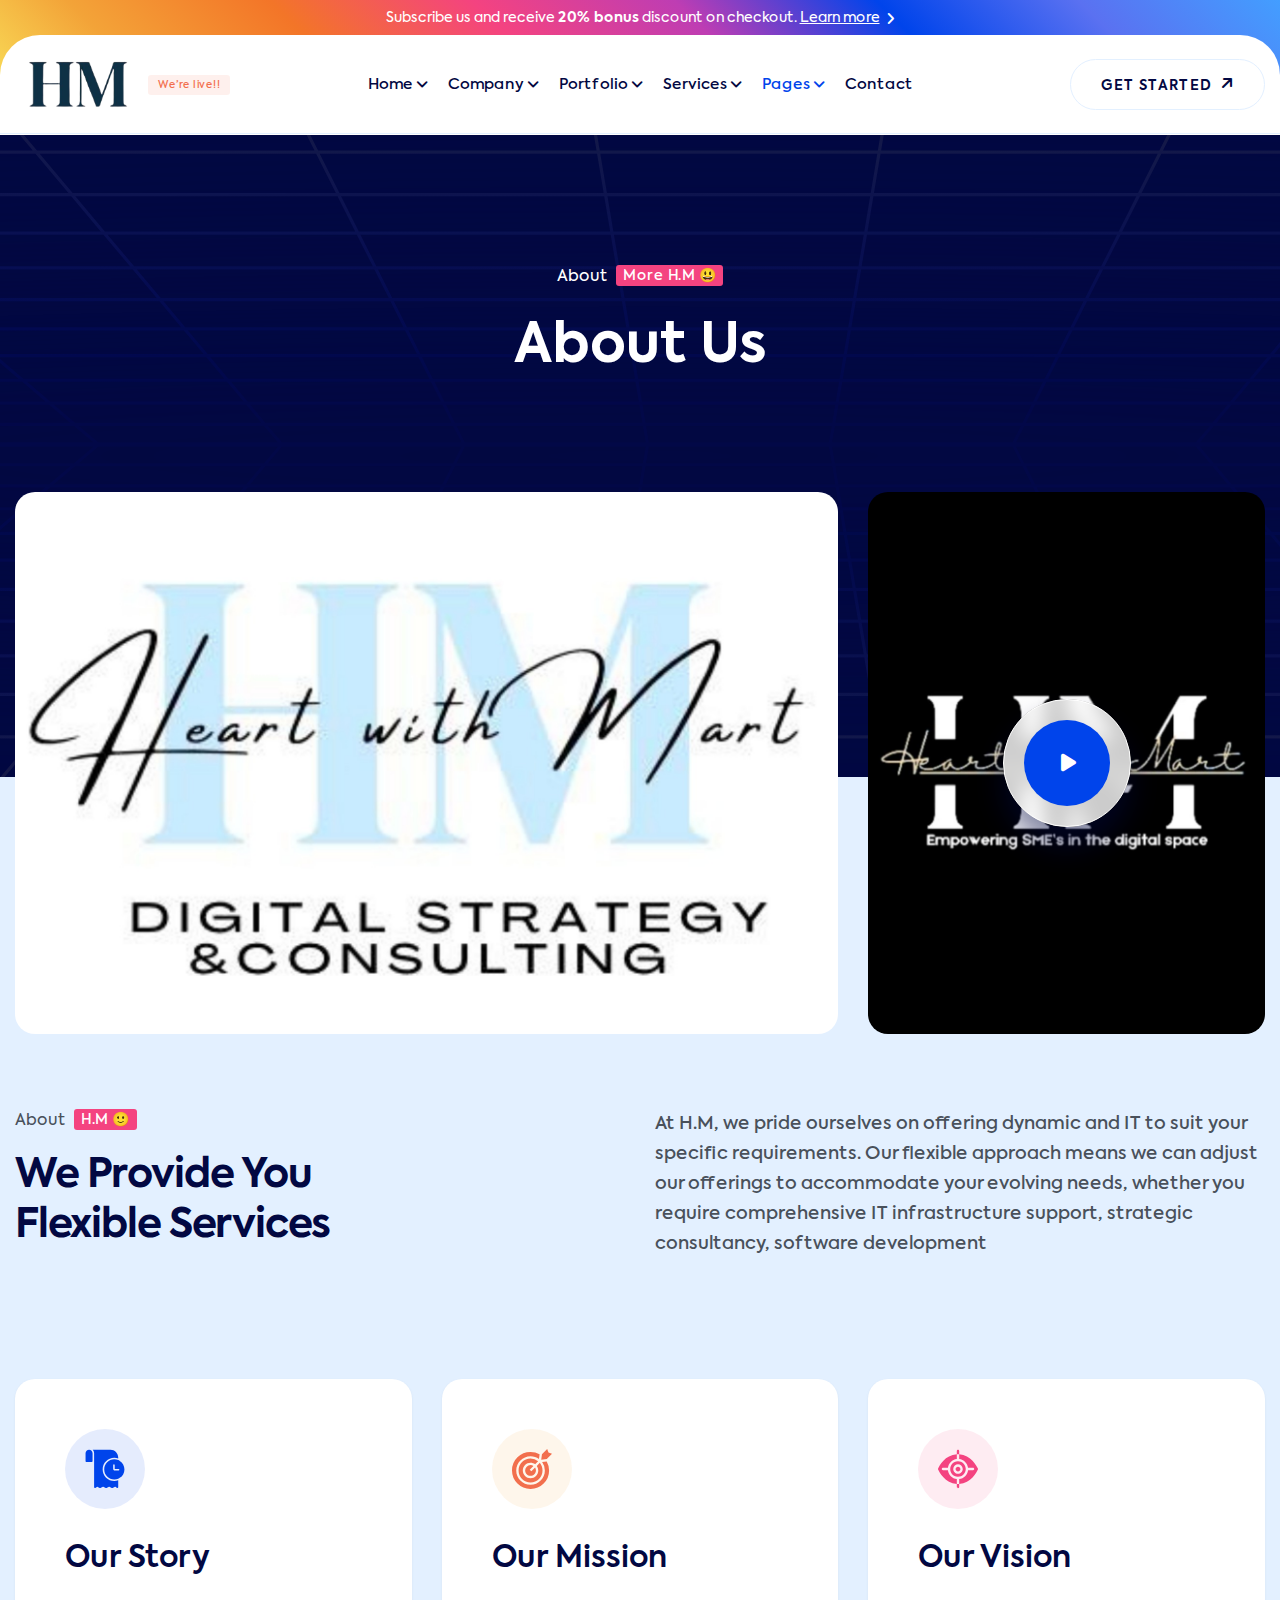
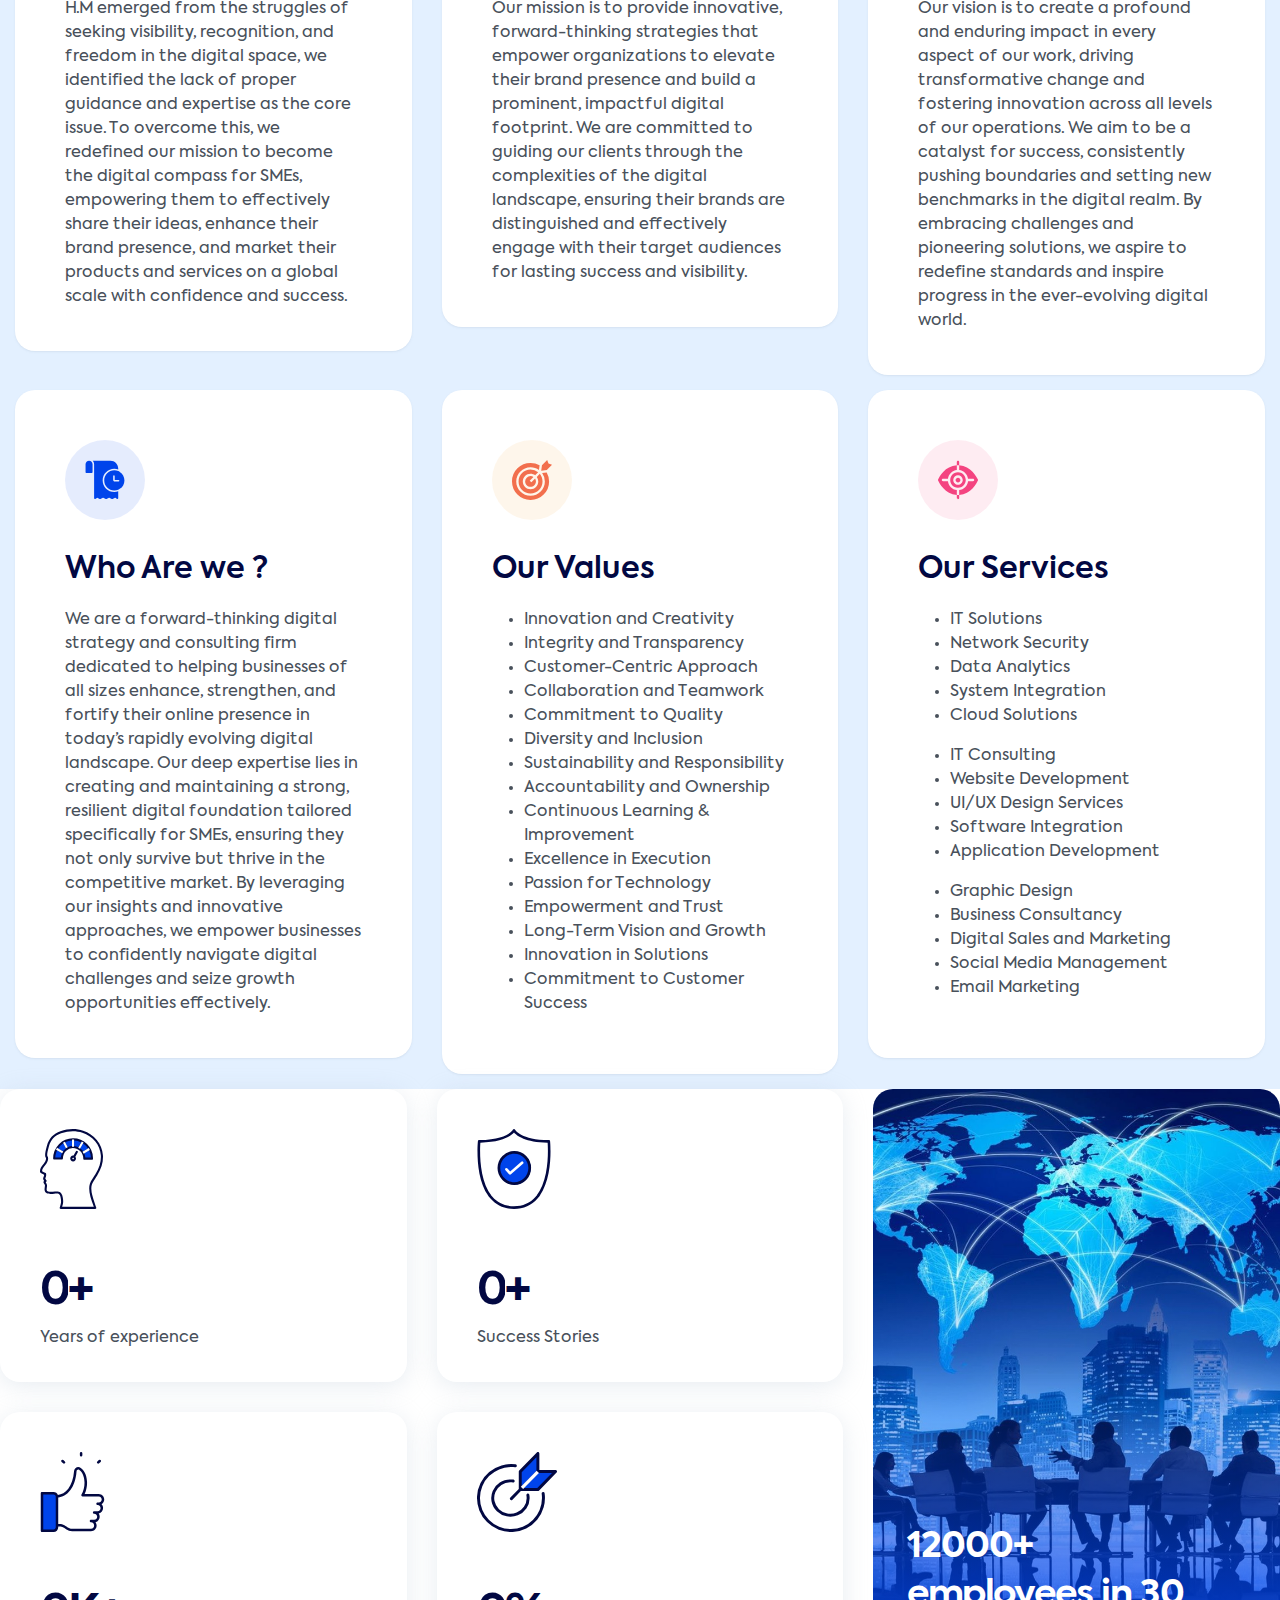
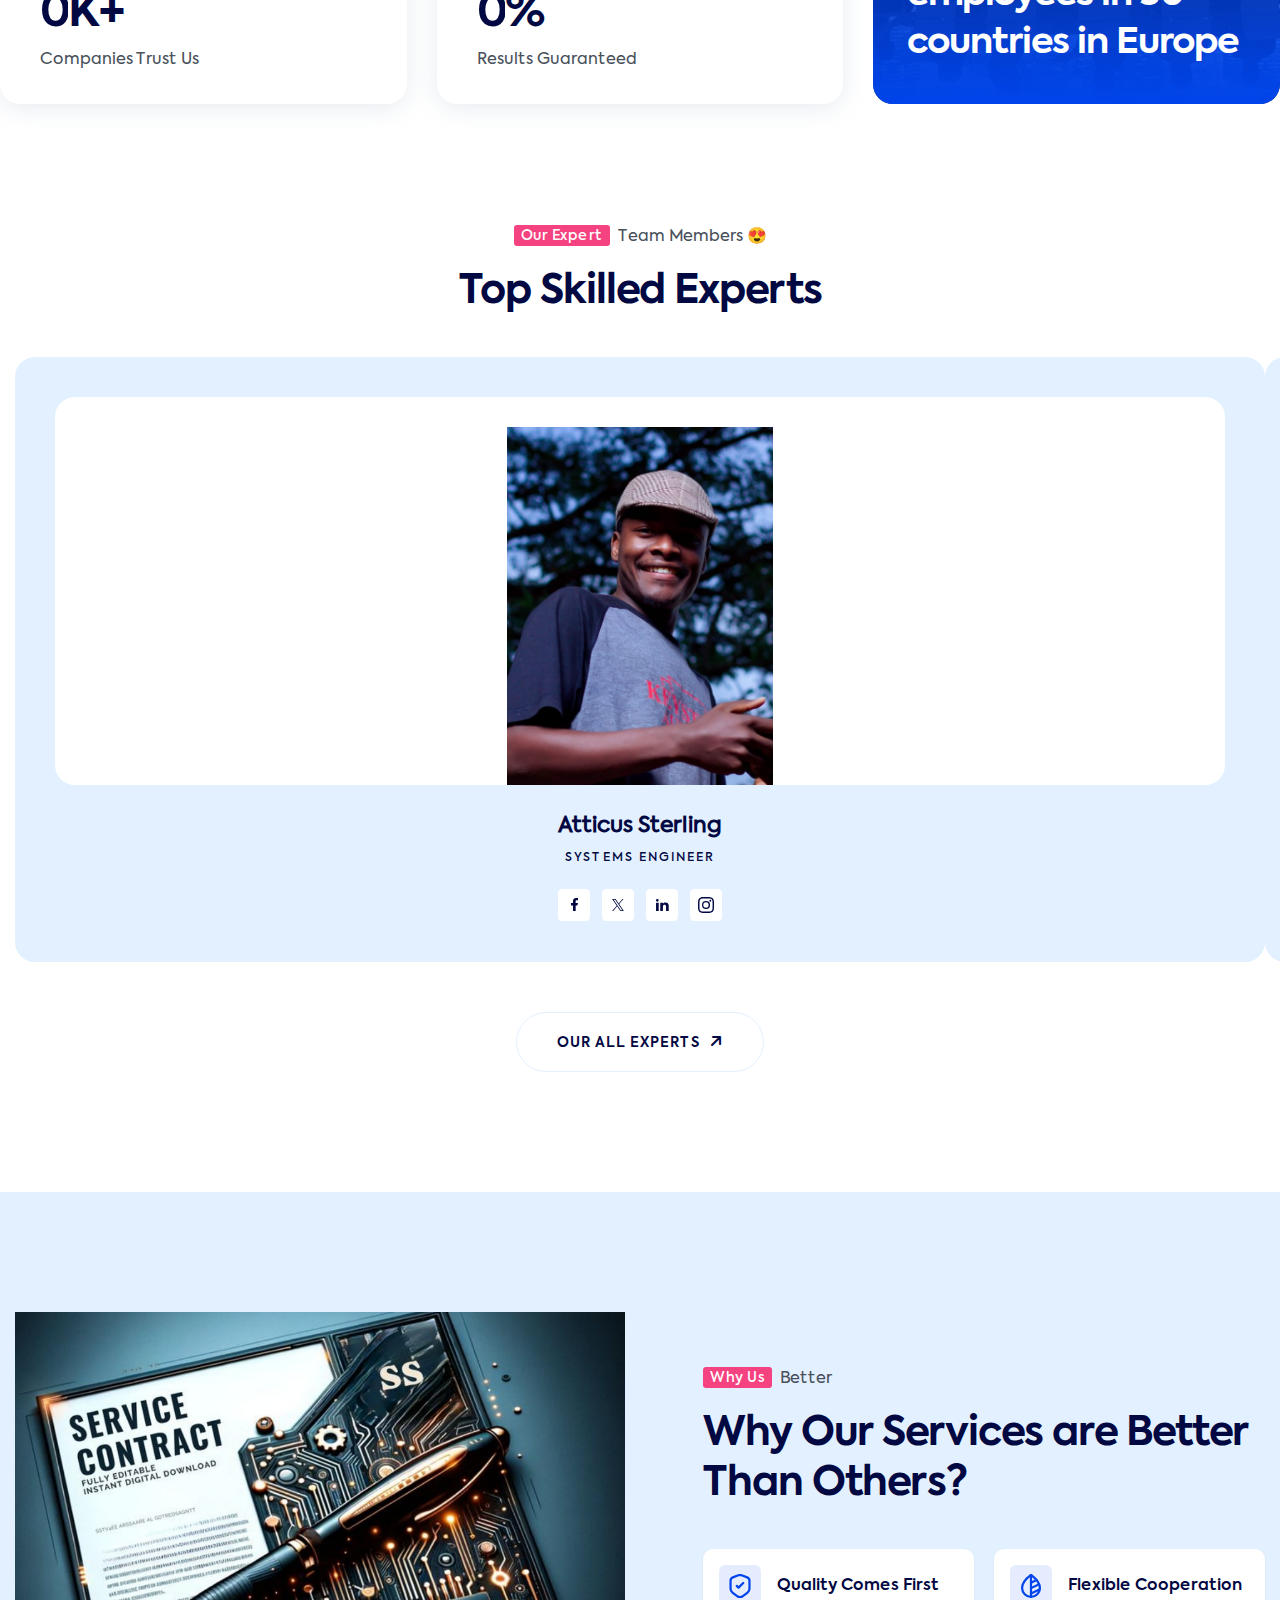
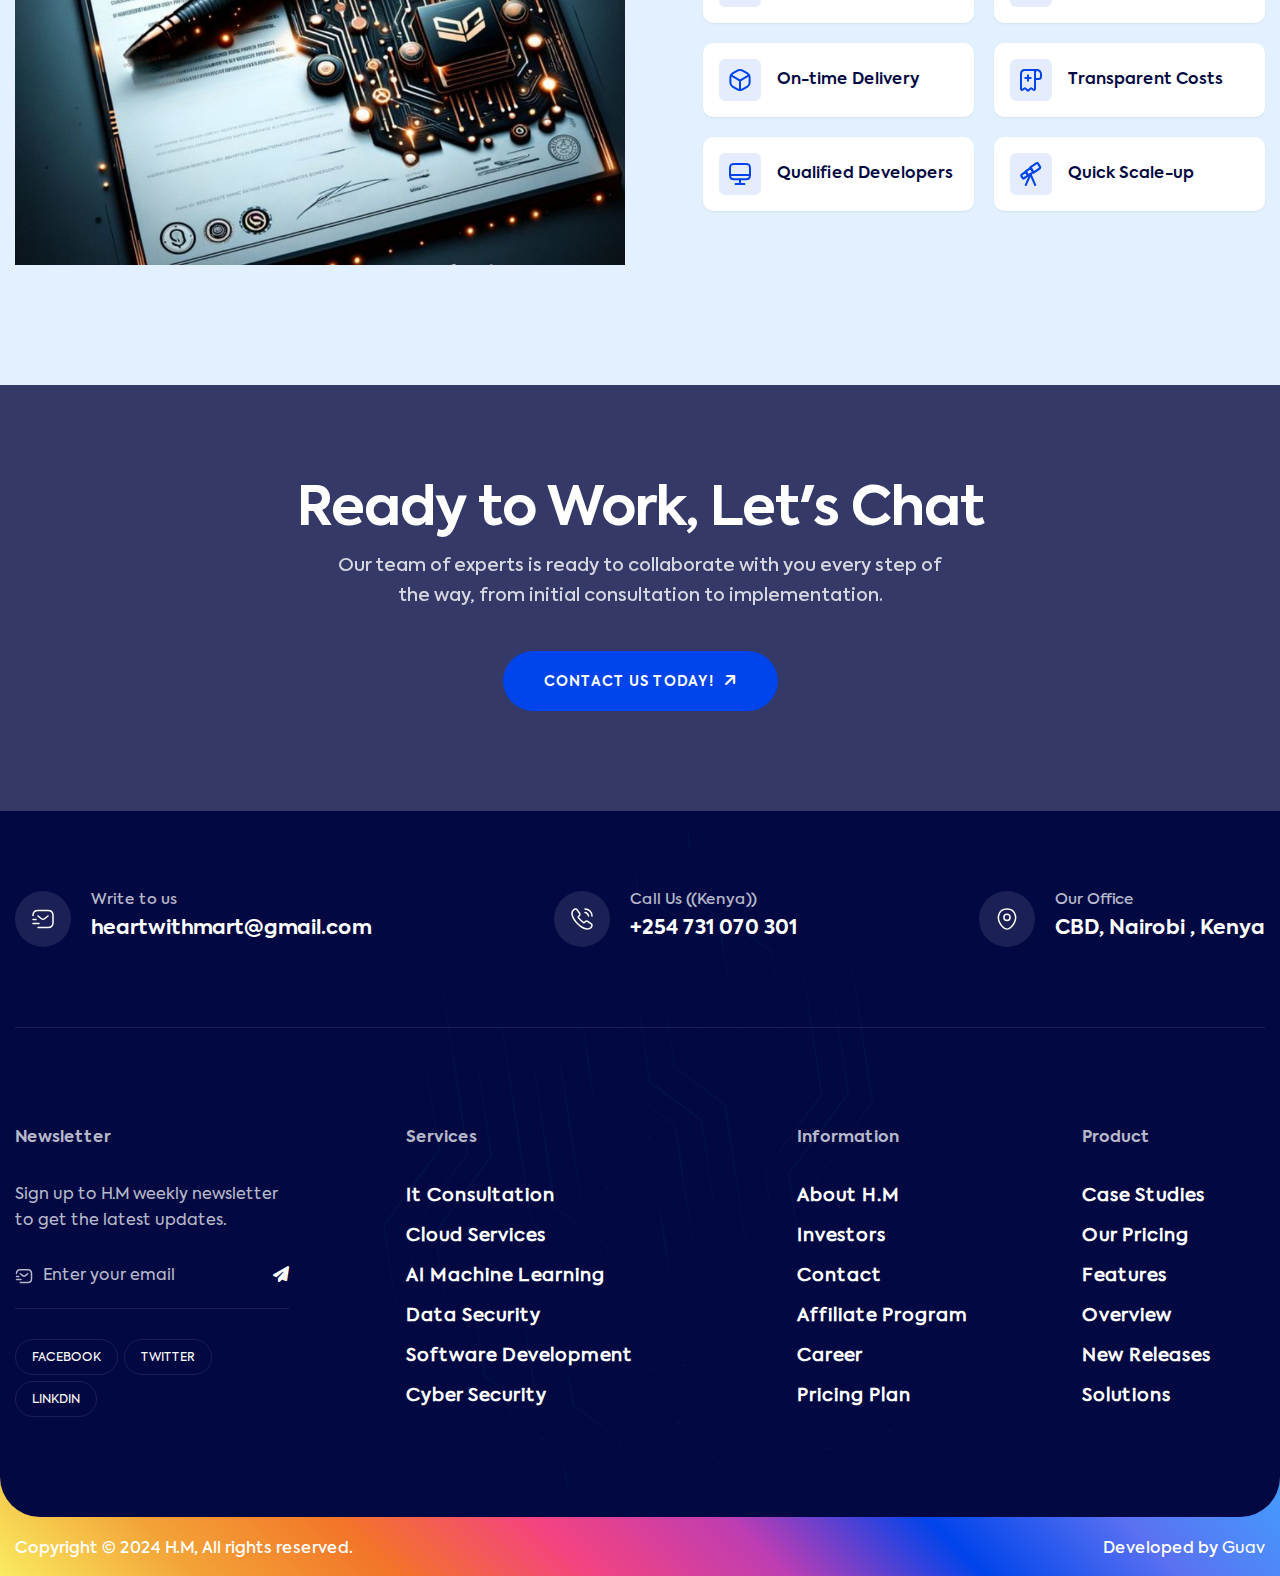
<file: about.html>
<!DOCTYPE html>
<html lang="en">

  <head>
    <meta charset="utf-8" />
    <meta name="viewport" content="width=device-width, initial-scale=1, shrink-to-fit=no" />
    <meta http-equiv="x-ua-compatible" content="ie=edge" />
    <meta name="thumbnail" content="assets/images/H.M_page_thumbnail.webp" />
    <meta name="description" content="H.M – IT Solutions & Technology, Business Consulting, Software Company" />
    <meta name="keywords" content="Bootstrap Site Template" />
    <meta name="author" content="Webrock" />

    <title>
      About Us – H.M – IT Solutions & Technology, Business Consulting, Software
      Company
    </title>
    <link rel="shortcut icon" href="assets/images/site_logo/favourite_icon_2.svg" />

    <!-- Fraimwork - CSS Include -->
    <link rel="stylesheet" type="text/css" href="assets/css/bootstrap.min.css" />

    <!-- Icon - CSS Include -->
    <link rel="stylesheet" type="text/css" href="assets/css/fontawesome.css" />

    <!-- Animation - CSS Include -->
    <link rel="stylesheet" type="text/css" href="assets/css/animate.min.css" />

    <!-- Carousel - CSS Include -->
    <link rel="stylesheet" type="text/css" href="assets/css/swiper-bundle.min.css" />

    <!-- Video & Image Popup - CSS Include -->
    <link rel="stylesheet" type="text/css" href="assets/css/magnific-popup.min.css" />

    <!-- Counter - CSS Include -->
    <link rel="stylesheet" type="text/css" href="assets/css/odometer.min.css" />

    <!-- Custom - CSS Include -->
    <link rel="stylesheet" type="text/css" href="assets/css/style.css" />
  </head>

  <body>
    <!-- Body Wrap - Start -->
    <div class="page_wrapper">
      <!-- Preloader - Start -->
      <div id="preloader" class="preloader">
        <div class="loader-circle">
          <div class="loader-line-mask">
            <div class="loader-line"></div>
          </div>
          <div class="loader-logo">
            <img src="assets/images/site_logo/site_logo_2.jpeg"
              alt="Site Logo – H.M – IT Solutions &amp; Technology Site Template" />
          </div>
        </div>
      </div>
      <!-- Preloader - End -->

      <!-- Back To Top - Start -->
      <div class="backtotop">
        <a href="#" class="scroll">
          <i class="fa-solid fa-arrow-up"></i>
        </a>
      </div>
      <!-- Back To Top - End -->

      <!-- Site Header - Start
      ================================================== -->
      <header class="site_header site_header_1">
        <div class="header_top text-center">
          <div class="container">
            <p class="m-0">
              Subscribe us and receive <b>20% bonus</b> discount on checkout.
              <a href="pricing.html"><u>Learn more</u> <i class="fa-solid fa-angle-right"></i></a>
            </p>
          </div>
        </div>
        <div class="header_bottom stricky">
          <div class="container">
            <div class="row align-items-center">
              <div class="col-xl-3 col-lg-2 col-5">
                <div class="site_logo">
                  <a class="site_link" href="index.html">
                    <img src="assets/images/site_logo/site_logo_3.jpeg"
                      alt="Site Logo – H.M – IT Solutions & Technology, Business Consulting, Software Company" />
                  </a>
                  <div class="badge bg-danger-subtle text-danger">
                    We’re live!!
                  </div>
                </div>
              </div>
              <div class="col-xl-6 col-lg-7 col-2">
                <nav class="main_menu navbar navbar-expand-lg">
                  <div class="main_menu_inner collapse navbar-collapse justify-content-lg-center"
                    id="main_menu_dropdown">
                    <ul class="main_menu_list unordered_list justify-content-center">
                      <li class="dropdown">
                        <a class="nav-link" href="#" id="home_submenu" role="button" data-bs-toggle="dropdown"
                          aria-expanded="false">
                          Home
                        </a>
                        <ul class="dropdown-menu" aria-labelledby="home_submenu">
                          <li><a href="index.html">IT Solution</a></li>
                          <li>
                            <a href="index_software_company.html">Software Company</a>
                          </li>
                          <li>
                            <a href="index_business_consulting.html">Business Consulting</a>
                          </li>
                        </ul>
                      </li>
                      <li class="dropdown">
                        <a class="nav-link" href="#" id="company_submenu" role="button" data-bs-toggle="dropdown"
                          aria-expanded="false">
                          Company
                        </a>
                        <div class="dropdown-menu mega_menu_wrapper" aria-labelledby="company_submenu">
                          <div class="container">
                            <div class="row">
                              <div class="col-lg-9">
                                <div class="megamenu_pages_wrapper mb-5">
                                  <div class="row">
                                    <div class="col-lg-3 col-md-6">
                                      <a class="iconbox_block_2" href="about.html">
                                        <span class="icon_title_wrap">
                                          <small class="iconbox_icon">
                                            <img src="assets/images/icons/icon_wifi.svg" alt="Wifi SVG Icon" />
                                          </small>
                                          <small class="iconbox_title">About Us</small>
                                        </span>
                                        <span class="description mb-0">
                                          Learn more about H.M
                                        </span>
                                      </a>
                                    </div>
                                    <div class="col-lg-3 col-md-6">
                                      <a class="iconbox_block_2" href="pricing.html">
                                        <span class="icon_title_wrap">
                                          <small class="iconbox_icon">
                                            <img src="assets/images/icons/icon_dollar_2.svg" alt="Dollar SVG Icon" />
                                          </small>
                                          <small class="iconbox_title">Our Pricing</small>
                                        </span>
                                        <span class="description mb-0">
                                          Streamlined Pricing
                                        </span>
                                      </a>
                                    </div>
                                    <div class="col-lg-3 col-md-6">
                                      <a class="iconbox_block_2" href="portfolio.html">
                                        <span class="icon_title_wrap">
                                          <small class="iconbox_icon">
                                            <img src="assets/images/icons/icon_chart.svg" alt="Chart SVG Icon" />
                                          </small>
                                          <small class="iconbox_title">Portfolio</small>
                                        </span>
                                        <span class="description mb-0">
                                          Explore our all overview
                                        </span>
                                      </a>
                                    </div>
                                    <div class="col-lg-3 col-md-6">
                                      <a class="iconbox_block_2" href="portfolio_details.html">
                                        <span class="icon_title_wrap">
                                          <small class="iconbox_icon">
                                            <img src="assets/images/icons/icon_tag_2.svg" alt="Event Tag SVG Icon" />
                                          </small>
                                          <small class="iconbox_title">Portfolio Details</small>
                                        </span>
                                        <span class="description mb-0">
                                          Explore our work overview
                                        </span>
                                      </a>
                                    </div>
                                    <div class="col-lg-3 col-md-6">
                                      <a class="iconbox_block_2" href="team.html">
                                        <span class="icon_title_wrap">
                                          <small class="iconbox_icon">
                                            <img src="assets/images/icons/icon_user_2.svg" alt="User Check SVG Icon" />
                                          </small>
                                          <small class="iconbox_title">Team</small>
                                        </span>
                                        <span class="description mb-0">
                                          We are friendly Join our team
                                        </span>
                                      </a>
                                    </div>
                                    <div class="col-lg-3 col-md-6">
                                      <a class="iconbox_block_2" href="team_details.html">
                                        <span class="icon_title_wrap">
                                          <small class="iconbox_icon">
                                            <img src="assets/images/icons/icon_users.svg" alt="Users SVG Icon" />
                                          </small>
                                          <small class="iconbox_title">Team Details</small>
                                        </span>
                                        <span class="description mb-0">
                                          We are friendly Join our team
                                        </span>
                                      </a>
                                    </div>
                                    <div class="col-lg-3 col-md-6">
                                      <a class="iconbox_block_2" href="service.html">
                                        <span class="icon_title_wrap">
                                          <small class="iconbox_icon">
                                            <img src="assets/images/icons/icon_pen.svg" alt="Pen SVG Icon" />
                                          </small>
                                          <small class="iconbox_title">Services</small>
                                        </span>
                                        <small class="description mb-0">
                                          Happy to help you!
                                        </small>
                                      </a>
                                    </div>
                                    <div class="col-lg-3 col-md-6">
                                      <a class="iconbox_block_2" href="service_details.html">
                                        <span class="icon_title_wrap">
                                          <small class="iconbox_icon">
                                            <img src="assets/images/icons/icon_pen.svg" alt="Pen SVG Icon" />
                                          </small>
                                          <small class="iconbox_title">Service Details</small>
                                        </span>
                                        <small class="description mb-0">
                                          Happy to help you!
                                        </small>
                                      </a>
                                    </div>
                                  </div>
                                </div>
                                <ul class="btns_group p-0 unordered_list justify-content-start">
                                  <li>
                                    <a class="btn btn-primary" href="contact.html">
                                      <span class="btn_label" data-text="Free Consultation">Free Consultation</span>
                                      <span class="btn_icon">
                                        <i class="fa-solid fa-arrow-up-right"></i>
                                      </span>
                                    </a>
                                  </li>
                                  <li>
                                    <div class="review_short_info_2">
                                      <div class="review_admin_logo">
                                        <img src="assets/images/clients/client_logo_9.webp" alt="Client Logo" />
                                      </div>
                                      <div class="review_info_content">
                                        <ul class="rating_block unordered_list">
                                          <li>
                                            <i class="fa-solid fa-star fa-fw"></i>
                                          </li>
                                          <li>
                                            <i class="fa-solid fa-star fa-fw"></i>
                                          </li>
                                          <li>
                                            <i class="fa-solid fa-star fa-fw"></i>
                                          </li>
                                          <li>
                                            <i class="fa-solid fa-star fa-fw"></i>
                                          </li>
                                          <li>
                                            <i class="fa-solid fa-star fa-fw"></i>
                                          </li>
                                        </ul>
                                        <div class="review_counter">
                                          From <b>200+</b> reviews
                                        </div>
                                      </div>
                                    </div>
                                  </li>
                                  <li>
                                    <div class="review_short_info_2">
                                      <div class="review_admin_logo">
                                        <img src="assets/images/clients/client_logo_10.webp" alt="Client Logo" />
                                      </div>
                                      <div class="review_info_content">
                                        <ul class="rating_block unordered_list">
                                          <li>
                                            <i class="fa-solid fa-star fa-fw"></i>
                                          </li>
                                          <li>
                                            <i class="fa-solid fa-star fa-fw"></i>
                                          </li>
                                          <li>
                                            <i class="fa-solid fa-star fa-fw"></i>
                                          </li>
                                          <li>
                                            <i class="fa-solid fa-star fa-fw"></i>
                                          </li>
                                          <li>
                                            <i class="fa-solid fa-star fa-fw"></i>
                                          </li>
                                        </ul>
                                        <div class="review_counter">
                                          From <b>200+</b> reviews
                                        </div>
                                      </div>
                                    </div>
                                  </li>
                                </ul>
                              </div>
                              <div class="col-lg-3">
                                <div class="site_author bg-primary">
                                  <div class="author_box">
                                    <div class="author_image bg-light">
                                      <img src="assets/images/avatar/martha.jpeg" alt="Site Author Image" />
                                    </div>
                                    <div class="author_box_content">
                                      <h3 class="author_name text-white">
                                        Martha Wambeo
                                      </h3>
                                      <span class="author_designation text-white">CEO & Founder At H.M</span>
                                    </div>
                                    <div class="quote_icon">
                                      <img src="assets/images/icons/icon_quote.svg" alt="Quote Icon" />
                                    </div>
                                  </div>
                                  <p class="mb-0 text-white">
                                    As a CEO & Founder At H.M I have been voice
                                    crying in the wilderness, trying to make
                                    requirements clear, use every minute to
                                    deliver the result, and not reinvent the
                                    wheel. Here at H.M, I made that possible for
                                    the clients.
                                  </p>
                                </div>
                              </div>
                            </div>
                          </div>
                        </div>
                      </li>
                      <li class="dropdown">
                        <a class="nav-link" href="#" id="portfolio_submenu" role="button" data-bs-toggle="dropdown"
                          aria-expanded="false">
                          Portfolio
                        </a>
                        <ul class="dropdown-menu" aria-labelledby="portfolio_submenu">
                          <li><a href="portfolio.html">Portfolio</a></li>
                          <li>
                            <a href="portfolio_details.html">Portfolio Details</a>
                          </li>
                        </ul>
                      </li>
                      <li class="dropdown">
                        <a class="nav-link" href="#" id="services_submenu" role="button" data-bs-toggle="dropdown"
                          aria-expanded="false">
                          Services
                        </a>
                        <div class="dropdown-menu mega_menu_wrapper p-0" aria-labelledby="services_submenu">
                          <div class="container">
                            <div class="row justify-content-lg-between">
                              <div class="col-lg-8">
                                <div class="row">
                                  <div class="col-lg-4">
                                    <div class="megamenu_widget">
                                      <h3 class="megamenu_info_title">
                                        Services
                                      </h3>
                                      <ul class="icon_list unordered_list_block">
                                        <li>
                                          <a href="service_details.html">
                                            <span class="icon_list_text">
                                              IT Management Services
                                            </span>
                                          </a>
                                        </li>
                                        <li>
                                          <a href="service_details.html">
                                            <span class="icon_list_text">
                                              Data Tracking Security
                                            </span>
                                          </a>
                                        </li>
                                        <li>
                                          <a href="service_details.html">
                                            <span class="icon_list_text">
                                              Website Development
                                            </span>
                                          </a>
                                        </li>
                                        <li>
                                          <a href="service_details.html">
                                            <span class="icon_list_text">
                                              CRM Solutions and Design
                                            </span>
                                          </a>
                                        </li>
                                        <li>
                                          <a href="service_details.html">
                                            <span class="icon_list_text">
                                              UI/UX Design Services
                                            </span>
                                          </a>
                                        </li>
                                        <li>
                                          <a href="service_details.html">
                                            <span class="icon_list_text">
                                              Technology Solution
                                            </span>
                                          </a>
                                        </li>
                                        <li>
                                          <a href="service_details.html">
                                            <span class="icon_list_text">
                                              Software Development
                                            </span>
                                          </a>
                                        </li>

                                        <!-- Added Services -->
                                        <li>
                                          <a href="service_details.html">
                                            <span class="icon_list_text">
                                              Cyber Security - Network Security
                                            </span>
                                          </a>
                                        </li>
                                        <li>
                                          <a href="service_details.html">
                                            <span class="icon_list_text">
                                              Data Analytics
                                            </span>
                                          </a>
                                        </li>
                                        <li>
                                          <a href="service_details.html">
                                            <span class="icon_list_text">
                                              Digital Strategy and Consulting
                                            </span>
                                          </a>
                                        </li>
                                        <li>
                                          <a href="service_details.html">
                                            <span class="icon_list_text">
                                              Digital Sales and Marketing
                                            </span>
                                          </a>
                                        </li>
                                        <li>
                                          <a href="service_details.html">
                                            <span class="icon_list_text">
                                              E-mail Marketing
                                            </span>
                                          </a>
                                        </li>
                                        <li>
                                          <a href="service_details.html">
                                            <span class="icon_list_text">
                                              Brand Management
                                            </span>
                                          </a>
                                        </li>
                                        <li>
                                          <a href="service_details.html">
                                            <span class="icon_list_text">
                                              Reputation Management
                                            </span>
                                          </a>
                                        </li>
                                        <li>
                                          <a href="service_details.html">
                                            <span class="icon_list_text">
                                              Social Media Management
                                            </span>
                                          </a>
                                        </li>
                                        <li>
                                          <a href="service_details.html">
                                            <span class="icon_list_text">
                                              Graphic Design
                                            </span>
                                          </a>
                                        </li>

                                        <div class="col-lg-4">
                                          <div class="megamenu_widget">
                                            <h3 class="megamenu_info_title">
                                              Our Fields
                                            </h3>
                                            <ul class="icon_list unordered_list_block">
                                              <li>
                                                <a href="fields.html">
                                                  <span class="icon_list_text">
                                                    Healthcare
                                                  </span>
                                                </a>
                                              </li>
                                              <li>
                                                <a href="fields.html">
                                                  <span class="icon_list_text">
                                                    Banks
                                                  </span>
                                                </a>
                                              </li>
                                              <li>
                                                <a href="fields.html">
                                                  <span class="icon_list_text">
                                                    Logistics
                                                  </span>
                                                </a>
                                              </li>
                                              <li>
                                                <a href="fields.html">
                                                  <span class="icon_list_text">
                                                    Supermarkets
                                                  </span>
                                                </a>
                                              </li>
                                              <li>
                                                <a href="fields.html">
                                                  <span class="icon_list_text">
                                                    Industries
                                                  </span>
                                                </a>
                                              </li>
                                              <li>
                                                <a href="fields.html">
                                                  <span class="icon_list_text">
                                                    Hotels
                                                  </span>
                                                </a>
                                              </li>
                                              <li>
                                                <a href="fields.html">
                                                  <span class="icon_list_text">
                                                    Fintech
                                                  </span>
                                                </a>
                                              </li>
                                            </ul>
                                          </div>
                                        </div>
                                        <div class="col-lg-4">
                                          <div class="megamenu_widget">
                                            <h3 class="megamenu_info_title">
                                              Product
                                            </h3>
                                            <ul class="icon_list unordered_list_block">
                                              <li>
                                                <a href="portfolio.html">
                                                  <span class="icon_list_text">
                                                    Case Studies
                                                  </span>
                                                </a>
                                              </li>
                                              <li>
                                                <a href="pricing.html">
                                                  <span class="icon_list_text">
                                                    Our Pricing
                                                  </span>
                                                </a>
                                              </li>
                                              <li>
                                                <a href="service.html">
                                                  <span class="icon_list_text">
                                                    Features
                                                  </span>
                                                </a>
                                              </li>
                                              <li>
                                                <a href="about.html">
                                                  <span class="icon_list_text">
                                                    Overview
                                                  </span>
                                                </a>
                                              </li>
                                              <li>
                                                <a href="#!">
                                                  <span class="icon_list_text">
                                                    New Releases
                                                  </span>
                                                </a>
                                              </li>
                                              <li>
                                                <a href="service.html">
                                                  <span class="icon_list_text">
                                                    Solutions
                                                  </span>
                                                </a>
                                              </li>
                                            </ul>
                                          </div>
                                        </div>
                                    </div>
                                    <div class="social_area">
                                      <ul class="social_icons_block unordered_list" data-text="Follow Us:">
                                        <li>
                                          <a href="#!">
                                            <i class="fa-brands fa-facebook-f"></i>
                                          </a>
                                        </li>
                                        <li>
                                          <a href="#!">
                                            <i class="fa-brands fa-twitter"></i>
                                          </a>
                                        </li>
                                        <li>
                                          <a href="#!">
                                            <i class="fa-brands fa-linkedin-in"></i>
                                          </a>
                                        </li>
                                        <li>
                                          <a href="#!">
                                            <i class="fa-brands fa-dribbble"></i>
                                          </a>
                                        </li>
                                      </ul>
                                      <p class="career_link m-0">
                                        Looking for the ultimate consultancy?
                                        <a href="#!">We’re live!!</a>
                                      </p>
                                    </div>
                                  </div>
                                  <div class="col-lg-3">
                                    <div class="megamenu_case bg-primary">
                                      <h3>Computer Software</h3>
                                      <h4>Astarte Medical</h4>
                                      <img src="assets/images/case/case_image_4.webp" alt="Case Image" />
                                      <a class="btn" href="portfolio.html">
                                        <span class="btn_label" data-text="Read Case">Read Case</span>
                                        <span class="btn_icon">
                                          <i class="fa-solid fa-arrow-up-right"></i>
                                        </span>
                                      </a>
                                    </div>
                                  </div>
                                </div>
                              </div>
                            </div>
                      </li>
                      <li class="dropdown active">
                        <a class="nav-link" href="#" id="pages_submenu" role="button" data-bs-toggle="dropdown"
                          aria-expanded="false">
                          Pages
                        </a>
                        <ul class="dropdown-menu" aria-labelledby="pages_submenu">
                          <li class="active">
                            <a href="about.html">About Us</a>
                          </li>
                          <li class="dropdown">
                            <a class="nav-link" href="#" id="blog_submenu" role="button" data-bs-toggle="dropdown"
                              aria-expanded="false">
                              Blogs
                            </a>
                            <ul class="dropdown-menu" aria-labelledby="blog_submenu">
                              <li><a href="blog.html">Our Blogs</a></li>
                              <li>
                                <a href="blog_details.html">Blog Details</a>
                              </li>
                            </ul>
                          </li>
                          <li><a href="contact.html">Help Center</a></li>
                          <li>
                            <a href="#!">Careers
                              <small class="badge bg-danger-subtle text-danger">We’re live!!</small></a>
                          </li>
                        </ul>
                      </li>
                      <li><a href="contact.html">Contact</a></li>
                    </ul>
                  </div>
                </nav>
              </div>
              <div class="col-xl-3 col-lg-3 col-5">
                <ul class="header_btns_group unordered_list justify-content-end">
                  <li>
                    <!-- Mobile Menu Button -->
                    <button class="mobile_menu_btn navbar-toggler" type="button" data-bs-toggle="collapse"
                      data-bs-target="#main_menu_dropdown" aria-expanded="false" aria-label="Toggle navigation">
                      <i class="far fa-bars"></i>
                    </button>

                    <!-- Collapsible Mobile Menu -->
                    <div class="collapse navbar-collapse" id="main_menu_dropdown">
                      <ul class="navbar-nav main_menu_list unordered_list justify-content-center">
                        <!-- Home Dropdown Menu -->
                        <li class="nav-item dropdown active">
                          <a class="nav-link" href="#" id="home_submenu" role="button" data-bs-toggle="dropdown"
                            aria-expanded="false">
                            Home
                          </a>
                          <ul class="dropdown-menu" aria-labelledby="home_submenu">
                            <li class="active">
                              <a class="dropdown-item" href="index.html">IT Solution</a>
                            </li>
                            <li>
                              <a class="dropdown-item" href="index_software_company.html">Software Company</a>
                            </li>
                            <li>
                              <a class="dropdown-item" href="index_business_consulting.html">Business Consulting</a>
                            </li>
                          </ul>
                        </li>
                        <!-- Other Menu Items -->
                        <li class="nav-item">
                          <a class="nav-link" href="about.html">About Us</a>
                        </li>
                        <li class="nav-item">
                          <a class="nav-link" href="pricing.html">Our Pricing</a>
                        </li>
                        <li class="nav-item">
                          <a class="nav-link" href="portfolio.html">Portfolio</a>
                        </li>
                        <li class="nav-item">
                          <a class="nav-link" href="portfolio_details.html">Portfolio Details</a>
                        </li>
                        <li class="nav-item">
                          <a class="nav-link" href="team.html">Team</a>
                        </li>
                        <li class="nav-item">
                          <a class="nav-link" href="team_details.html">Team Details</a>
                        </li>
                        <li class="nav-item">
                          <a class="nav-link" href="service.html">Services</a>
                        </li>
                        <li class="nav-item">
                          <a class="nav-link" href="service_details.html">Service Details</a>
                        </li>
                        <li class="nav-item">
                          <a class="nav-link" href="blog.html">Blog</a>
                        </li>
                        <li class="nav-item">
                          <a class="nav-link" href="blog_details.html">Blog Details</a>
                        </li>
                        <li class="nav-item">
                          <a class="nav-link" href="contact.html">Contact Us</a>
                        </li>
                        <li class="nav-item">
                          <a class="nav-link" href="fields.html">Fields</a>
                        </li>
                      </ul>
                    </div>

                    <!-- Custom CSS -->
                    <style>
                      .mobile_menu_btn {
                        border: none;
                        background-color: transparent;
                        padding: 10px;
                      }

                      .navbar-toggler-icon {
                        font-size: 1.5rem;
                        color: #333;
                      }

                      .navbar-nav .nav-link {
                        color: #333;
                        padding: 10px 15px;
                        text-align: center;
                      }

                      .navbar-nav .dropdown-menu {
                        background-color: #f8f9fa;
                        border-radius: 0.25rem;
                        box-shadow: 0 0.125rem 0.25rem rgba(0, 0, 0, 0.075);
                      }

                      .navbar-nav .dropdown-item {
                        color: #333;
                        padding: 10px 20px;
                      }

                      .navbar-nav .dropdown-item:hover {
                        background-color: #e9ecef;
                      }
                    </style>

                    <!-- Bootstrap JS and Popper.js (inline) -->
                    <script src="https://cdn.jsdelivr.net/npm/@popperjs/core@2.11.7/dist/umd/popper.min.js"></script>
                    <script src="https://cdn.jsdelivr.net/npm/bootstrap@5.3.0/dist/js/bootstrap.min.js"></script>

                  </li>
                  <li>
                    <a class="btn btn-outline-light" href="pricing.html">
                      <span class="btn_label" data-text="Get Started">Get Started</span>
                      <span class="btn_icon">
                        <i class="fa-solid fa-arrow-up-right"></i>
                      </span>
                    </a>
                  </li>
                </ul>
              </div>
            </div>
          </div>
        </div>
      </header>
      <!-- Site Header - End
      ================================================== -->

      <!-- Main Body - Start
      ================================================== -->
      <main class="page_content">
        <!-- Page Banner Section - Start
        ================================================== -->
        <section class="page_banner_section text-center"
          style="background-image: url('assets/images/shapes/bg_pattern_4.svg')">
          <div class="container">
            <div class="heading_focus_text text-white">
              About
              <span class="badge bg-secondary">More H.M 😃</span>
            </div>
            <h1 class="page_title mb-0 text-white">About Us</h1>
          </div>
        </section>
        <!-- Page Banner Section - End
        ================================================== -->

        <!-- Intro About Section - Start
        ================================================== -->
        <section class="intro_about_section section_space bg-light">
          <div class="intro_about_content">
            <div class="container">
              <div class="row">
                <div class="col-lg-8">
                  <div class="image_wrap">
                    <img src="assets/images/about/hm.jpeg" alt="H.M - About Image" />
                  </div>
                </div>
                <div class="col-lg-4">
                  <div class="image_wrap position-relative">
                    <img src="assets/images/about/hm2.jpeg" alt="H.M - About Image" />
                    <a class="video_btn ripple_effect" href="https://www.youtube.com/watch?v=7e90gBu4pas">
                      <span class="btn_icon">
                        <i class="fa-solid fa-play"></i>
                      </span>
                    </a>
                  </div>
                </div>
              </div>
            </div>
          </div>
          <div class="container">
            <div class="heading_block mb-0">
              <div class="row justify-content-lg-between">
                <div class="col-lg-4">
                  <div class="heading_focus_text">
                    About
                    <span class="badge bg-secondary text-white">H.M 🙂</span>
                  </div>
                  <h2 class="heading_text mb-0">
                    We Provide You Flexible Services
                  </h2>
                </div>
                <div class="col-lg-6">
                  <p class="heading_description mb-0">
                    At H.M, we pride ourselves on offering dynamic and IT to
                    suit your specific requirements. Our flexible approach means
                    we can adjust our offerings to accommodate your evolving
                    needs, whether you require comprehensive IT infrastructure
                    support, strategic consultancy, software development
                  </p>
                </div>
              </div>
            </div>
          </div>
        </section>
        <!-- Intro About Section - End
        ================================================== -->

        <!-- Policy Section - Start
        ================================================== -->
        <section class="policy_section bg-light">
          <div class="container">
            <div class="row">
              <div class="col-lg-4">
                <div class="iconbox_block">
                  <div class="iconbox_icon">
                    <img src="assets/images/icons/icon_clock.svg" alt="Clock SVG Icon" />
                  </div>
                  <div class="iconbox_content">
                    <h3 class="iconbox_title">Our Story</h3>
                    <p class="mb-0">
                      H.M emerged from the struggles of seeking visibility, recognition, and freedom in the digital
                      space, we identified the lack of proper guidance and expertise as the core issue. To overcome
                      this, we redefined our mission to become the digital compass for SMEs, empowering them to
                      effectively share their ideas, enhance their brand presence, and market their products and
                      services on a global scale with confidence and success.
                  </div>
                </div>
              </div>
              <div class="col-lg-4">
                <div class="iconbox_block">
                  <div class="iconbox_icon bg-warning-subtle">
                    <img src="assets/images/icons/icon_dart_board_2.svg" alt="Dart Board SVG Icon" />
                  </div>
                  <div class="iconbox_content">
                    <h3 class="iconbox_title">Our Mission</h3>
                    <p class="mb-0">
                      Our mission is to provide innovative, forward-thinking strategies that empower organizations to
                      elevate their brand presence and build a prominent, impactful digital footprint. We are committed
                      to guiding our clients through the complexities of the digital landscape, ensuring their brands
                      are distinguished and effectively engage with their target audiences for lasting success and
                      visibility.
                    </p>
                  </div>
                </div>
              </div>
              <div class="col-lg-4">
                <div class="iconbox_block">
                  <div class="iconbox_icon bg-secondary-subtle">
                    <img src="assets/images/icons/icon_target.svg" alt="Target SVG Icon" />
                  </div>
                  <div class="iconbox_content">
                    <h3 class="iconbox_title">Our Vision</h3>
                    <p class="mb-0">
                      Our vision is to create a profound and enduring impact in every aspect of our work, driving
                      transformative change and fostering innovation across all levels of our operations. We aim to be a
                      catalyst for success, consistently pushing boundaries and setting new benchmarks in the digital
                      realm. By embracing challenges and pioneering solutions, we aspire to redefine standards and
                      inspire progress in the ever-evolving digital world.
                    </p>
                  </div>
                </div>
              </div>
            </div>
          </div>
        </section>
        <!-- Policy Section - End
        ================================================== -->
        <!-- Policy Section - Start
        ================================================== -->
        <section class="policy_section bg-light">
          <div class="container">
            <div class="row">
              <div class="col-lg-4">
                <div class="iconbox_block">
                  <div class="iconbox_icon">
                    <img src="assets/images/icons/icon_clock.svg" alt="Clock SVG Icon" />
                  </div>
                  <div class="iconbox_content">
                    <h3 class="iconbox_title">Who Are we ?</h3>
                    <p class="mb-0">
                      We are a forward-thinking digital strategy and consulting firm dedicated to helping businesses of
                      all sizes enhance, strengthen, and fortify their online presence in today’s rapidly evolving
                      digital landscape. Our deep expertise lies in creating and maintaining a strong, resilient digital
                      foundation tailored specifically for SMEs, ensuring they not only survive but thrive in the
                      competitive market. By leveraging our insights and innovative approaches, we empower businesses to
                      confidently navigate digital challenges and seize growth opportunities effectively.
                    </p>
                  </div>
                </div>
              </div>
              <div class="col-lg-4">
                <div class="iconbox_block">
                  <div class="iconbox_icon bg-warning-subtle">
                    <img src="assets/images/icons/icon_dart_board_2.svg" alt="Dart Board SVG Icon" />
                  </div>
                  <div class="iconbox_content">
                    <h3 class="iconbox_title">Our Values</h3>
                    <p class="mb-0">
                    <ul>
                      <li>Innovation and Creativity</li>
                      <li>Integrity and Transparency</li>
                      <li>Customer-Centric Approach</li>
                      <li>Collaboration and Teamwork</li>
                      <li>Commitment to Quality</li>
                      <li>Diversity and Inclusion</li>
                      <li>Sustainability and Responsibility</li>
                      <li>Accountability and Ownership</li>
                      <li>Continuous Learning & Improvement</li>
                      <li>Excellence in Execution</li>
                      <li>Passion for Technology</li>
                      <li>Empowerment and Trust</li>
                      <li>Long-Term Vision and Growth</li>
                      <li>Innovation in Solutions</li>
                      <li>Commitment to Customer Success</li>
                    </ul>

                    </p>
                  </div>
                </div>
              </div>
              <div class="col-lg-4">
                <div class="iconbox_block">
                  <div class="iconbox_icon bg-secondary-subtle">
                    <img src="assets/images/icons/icon_target.svg" alt="Target SVG Icon" />
                  </div>
                  <div class="iconbox_content">
                    <h3 class="iconbox_title">Our Services</h3>
                    <p class="mb-0">
                    <ul>
                      <li>IT Solutions</li>
                      <li>Network Security</li>
                      <li>Data Analytics</li>
                      <li>System Integration</li>
                      <li>Cloud Solutions</li>
                    </ul>
                    <ul>
                      <li>IT Consulting</li>
                      <li>Website Development</li>
                      <li>UI/UX Design Services</li>
                      <li>Software Integration</li>
                      <li>Application Development</li>
                    </ul>
                    <ul>
                      <li>Graphic Design</li>
                      <li>Business Consultancy</li>
                      <li>Digital Sales and Marketing</li>
                      <li>Social Media Management</li>
                      <li>Email Marketing</li>
                    </ul>

                    </p>
                  </div>
                </div>
              </div>
            </div>
          </div>
        </section>
        <!-- Policy Section - End
        ================================================== -->

        <!-- Client Logo Section - Start
        ================================================== -->
        <!--<section class="client_logo_section section_space">
          <div class="container">
            <div class="section_space pt-0">
              <div class="heading_block text-center">
                <div class="heading_focus_text mb-0">
                  <span class="badge bg-secondary text-white">Brand We</span>
                  Work With
                </div>
              </div>
              <div class="client_logo_carousel swiper">
                <div class="swiper-wrapper">
                  <div class="swiper-slide">
                    <div class="client_logo_item">
                      <img
                        src="assets/images/clients/client_logo_1.webp"
                        alt="H.M - Client Logo Image"
                      />
                    </div>
                  </div>
                  <div class="swiper-slide">
                    <div class="client_logo_item">
                      <img
                        src="assets/images/clients/client_logo_2.webp"
                        alt="H.M - Client Logo Image"
                      />
                    </div>
                  </div>
                  <div class="swiper-slide">
                    <div class="client_logo_item">
                      <img
                        src="assets/images/clients/client_logo_3.webp"
                        alt="H.M - Client Logo Image"
                      />
                    </div>
                  </div>
                  <div class="swiper-slide">
                    <div class="client_logo_item">
                      <img
                        src="assets/images/clients/client_logo_4.webp"
                        alt="H.M - Client Logo Image"
                      />
                    </div>
                  </div>
                  <div class="swiper-slide">
                    <div class="client_logo_item">
                      <img
                        src="assets/images/clients/client_logo_5.webp"
                        alt="H.M - Client Logo Image"
                      />
                    </div>
                  </div>
                  <div class="swiper-slide">
                    <div class="client_logo_item">
                      <img
                        src="assets/images/clients/client_logo_6.webp"
                        alt="H.M - Client Logo Image"
                      />
                    </div>
                  </div>
                  <div class="swiper-slide">
                    <div class="client_logo_item">
                      <img
                        src="assets/images/clients/client_logo_7.webp"
                        alt="H.M - Client Logo Image"
                      />
                    </div>
                  </div>
                  <div class="swiper-slide">
                    <div class="client_logo_item">
                      <img
                        src="assets/images/clients/client_logo_1.webp"
                        alt="H.M - Client Logo Image"
                      />
                    </div>
                  </div>
                  <div class="swiper-slide">
                    <div class="client_logo_item">
                      <img
                        src="assets/images/clients/client_logo_2.webp"
                        alt="H.M - Client Logo Image"
                      />
                    </div>
                  </div>
                  <div class="swiper-slide">
                    <div class="client_logo_item">
                      <img
                        src="assets/images/clients/client_logo_3.webp"
                        alt="H.M - Client Logo Image"
                      />
                    </div>
                  </div>
                  <div class="swiper-slide">
                    <div class="client_logo_item">
                      <img
                        src="assets/images/clients/client_logo_4.webp"
                        alt="H.M - Client Logo Image"
                      />
                    </div>
                  </div>
                  <div class="swiper-slide">
                    <div class="client_logo_item">
                      <img
                        src="assets/images/clients/client_logo_5.webp"
                        alt="H.M - Client Logo Image"
                      />
                    </div>
                  </div>
                  <div class="swiper-slide">
                    <div class="client_logo_item">
                      <img
                        src="assets/images/clients/client_logo_6.webp"
                        alt="H.M - Client Logo Image"
                      />
                    </div>
                  </div>
                  <div class="swiper-slide">
                    <div class="client_logo_item">
                      <img
                        src="assets/images/clients/client_logo_7.webp"
                        alt="H.M - Client Logo Image"
                      />
                    </div>
                  </div>
                  <div class="swiper-slide">
                    <div class="client_logo_item">
                      <img
                        src="assets/images/clients/client_logo_1.webp"
                        alt="H.M - Client Logo Image"
                      />
                    </div>
                  </div>
                  <div class="swiper-slide">
                    <div class="client_logo_item">
                      <img
                        src="assets/images/clients/client_logo_2.webp"
                        alt="H.M - Client Logo Image"
                      />
                    </div>
                  </div>
                  <div class="swiper-slide">
                    <div class="client_logo_item">
                      <img
                        src="assets/images/clients/client_logo_3.webp"
                        alt="H.M - Client Logo Image"
                      />
                    </div>
                  </div>
                  <div class="swiper-slide">
                    <div class="client_logo_item">
                      <img
                        src="assets/images/clients/client_logo_4.webp"
                        alt="H.M - Client Logo Image"
                      />
                    </div>
                  </div>
                  <div class="swiper-slide">
                    <div class="client_logo_item">
                      <img
                        src="assets/images/clients/client_logo_5.webp"
                        alt="H.M - Client Logo Image"
                      />
                    </div>
                  </div>
                  <div class="swiper-slide">
                    <div class="client_logo_item">
                      <img
                        src="assets/images/clients/client_logo_6.webp"
                        alt="H.M - Client Logo Image"
                      />
                    </div>
                  </div>
                  <div class="swiper-slide">
                    <div class="client_logo_item">
                      <img
                        src="assets/images/clients/client_logo_7.webp"
                        alt="H.M - Client Logo Image"
                      />
                    </div>
                  </div>
                </div>
              </div>
            </div>-->

        <div class="row funfact_wrapper">
          <div class="col-lg-8">
            <div class="row">
              <div class="col-md-6">
                <div class="funfact_block">
                  <div class="funfact_icon">
                    <img src="assets/images/icons/icon_head.svg" alt="H.M - SVG Icon Head" />
                  </div>
                  <div class="funfact_content">
                    <div class="counter_value">
                      <span class="odometer" data-count="25">0</span>
                      <span>+</span>
                    </div>
                    <h3 class="funfact_title mb-0">Years of experience</h3>
                  </div>
                </div>
              </div>
              <div class="col-md-6">
                <div class="funfact_block">
                  <div class="funfact_icon">
                    <img src="assets/images/icons/icon_check.svg" alt="H.M - SVG Icon Check" />
                  </div>
                  <div class="funfact_content">
                    <div class="counter_value">
                      <span class="odometer" data-count="280">0</span>
                      <span>+</span>
                    </div>
                    <h3 class="funfact_title mb-0">Success Stories</h3>
                  </div>
                </div>
              </div>
              <div class="col-md-6">
                <div class="funfact_block">
                  <div class="funfact_icon">
                    <img src="assets/images/icons/icon_like.svg" alt="H.M - SVG Icon Like" />
                  </div>
                  <div class="funfact_content">
                    <div class="counter_value">
                      <span class="odometer" data-count="5.6">0</span>
                      <span>K+</span>
                    </div>
                    <h3 class="funfact_title mb-0">Companies Trust Us</h3>
                  </div>
                </div>
              </div>
              <div class="col-md-6">
                <div class="funfact_block">
                  <div class="funfact_icon">
                    <img src="assets/images/icons/icon_dart_board.svg" alt="H.M - SVG Icon Head" />
                  </div>
                  <div class="funfact_content">
                    <div class="counter_value">
                      <span class="odometer" data-count="100">0</span>
                      <span>%</span>
                    </div>
                    <h3 class="funfact_title mb-0">Results Guaranteed</h3>
                  </div>
                </div>
              </div>
            </div>
          </div>
          <div class="col-lg-4">
            <div class="our_world_employees">
              <div class="image_wrap">
                <img src="assets/images/about/about_image_1.webp" alt="H.M - Employees Guoup Image" />
              </div>
              <div class="content_wrap">
                <h3 class="title_text mb-0">
                  <b class="d-block">12000+</b> employees in 30 countries in
                  Europe
                </h3>
              </div>
            </div>
          </div>
        </div>
    </div>
    </section>
    <!-- Client Logo Section - End
        ================================================== -->

    <!-- Team Section - Start
        ================================================== -->
    <section class="team_section section_space xb-hidden">
      <div class="container">
        <div class="heading_block text-center">
          <div class="heading_focus_text">
            <span class="badge bg-secondary text-white">Our Expert</span>
            Team Members 😍
          </div>
          <h2 class="heading_text mb-0">Top Skilled Experts</h2>
        </div>

        <div class="team_carousel">
          <div class="swiper-wrapper">
            <div class="swiper-slide">
              <div class="team_block">
                <div class="team_member_image">
                  <a class="image_wrap" aria-label="Team Details Button" href="team_details.html">
                    <img src="assets/images/team/team_member_image_1.webp" alt="Team Member Image" />
                    <i class="fa-solid fa-arrow-up-right"></i>
                  </a>
                </div>
                <div class="team_member_info">
                  <h3 class="team_member_name">
                    <a href="team_details.html">Atticus Sterling</a>
                  </h3>
                  <h4 class="team_member_designation">Systems Engineer</h4>
                  <ul class="social_icons_block unordered_list justify-content-center">
                    <li>
                      <a href="#!">
                        <img src="assets/images/icons/icon_facebook.svg" alt="Icon Facebook" />
                      </a>
                    </li>
                    <li>
                      <a href="#!">
                        <img src="assets/images/icons/icon_twitter_x.svg" alt="Icon Twitter X" />
                      </a>
                    </li>
                    <li>
                      <a href="#!">
                        <img src="assets/images/icons/icon_linkedin.svg" alt="Icon Linkedin" />
                      </a>
                    </li>
                    <li>
                      <a href="#!">
                        <img src="assets/images/icons/icon_instagram.svg" alt="Icon Instagram" />
                      </a>
                    </li>
                  </ul>
                </div>
              </div>
            </div>
            <div class="swiper-slide">
              <div class="team_block">
                <div class="team_member_image">
                  <a class="image_wrap" aria-label="Team Details Button" href="team_details.html">
                    <img src="assets/images/team/team_member_image_2.webp" alt="Team Member Image" />
                    <i class="fa-solid fa-arrow-up-right"></i>
                  </a>
                </div>
                <div class="team_member_info">
                  <h3 class="team_member_name">
                    <a href="team_details.html">Orion Jasper</a>
                  </h3>
                  <h4 class="team_member_designation">IT Consultant</h4>
                  <ul class="social_icons_block unordered_list justify-content-center">
                    <li>
                      <a href="#!">
                        <img src="assets/images/icons/icon_facebook.svg" alt="Icon Facebook" />
                      </a>
                    </li>
                    <li>
                      <a href="#!">
                        <img src="assets/images/icons/icon_twitter_x.svg" alt="Icon Twitter X" />
                      </a>
                    </li>
                    <li>
                      <a href="#!">
                        <img src="assets/images/icons/icon_linkedin.svg" alt="Icon Linkedin" />
                      </a>
                    </li>
                    <li>
                      <a href="#!">
                        <img src="assets/images/icons/icon_instagram.svg" alt="Icon Instagram" />
                      </a>
                    </li>
                  </ul>
                </div>
              </div>
            </div>
            <div class="swiper-slide">
              <div class="team_block">
                <div class="team_member_image">
                  <a class="image_wrap" aria-label="Team Details Button" href="team_details.html">
                    <img src="assets/images/team/team_member_image_3.webp" alt="Team Member Image" />
                    <i class="fa-solid fa-arrow-up-right"></i>
                  </a>
                </div>
                <div class="team_member_info">
                  <h3 class="team_member_name">
                    <a href="team_details.html">August Everest</a>
                  </h3>
                  <h4 class="team_member_designation">systems engineer</h4>
                  <ul class="social_icons_block unordered_list justify-content-center">
                    <li>
                      <a href="#!">
                        <img src="assets/images/icons/icon_facebook.svg" alt="Icon Facebook" />
                      </a>
                    </li>
                    <li>
                      <a href="#!">
                        <img src="assets/images/icons/icon_twitter_x.svg" alt="Icon Twitter X" />
                      </a>
                    </li>
                    <li>
                      <a href="#!">
                        <img src="assets/images/icons/icon_linkedin.svg" alt="Icon Linkedin" />
                      </a>
                    </li>
                    <li>
                      <a href="#!">
                        <img src="assets/images/icons/icon_instagram.svg" alt="Icon Instagram" />
                      </a>
                    </li>
                  </ul>
                </div>
              </div>
            </div>
            <div class="swiper-slide">
              <div class="team_block">
                <div class="team_member_image">
                  <a class="image_wrap" aria-label="Team Details Button" href="team_details.html">
                    <img src="assets/images/team/team_member_image_4.webp" alt="Team Member Image" />
                    <i class="fa-solid fa-arrow-up-right"></i>
                  </a>
                </div>
                <div class="team_member_info">
                  <h3 class="team_member_name">
                    <a href="team_details.html">Martha Wambeo</a>
                  </h3>
                  <h4 class="team_member_designation">data analyst</h4>
                  <ul class="social_icons_block unordered_list justify-content-center">
                    <li>
                      <a href="#!">
                        <img src="assets/images/icons/icon_facebook.svg" alt="Icon Facebook" />
                      </a>
                    </li>
                    <li>
                      <a href="#!">
                        <img src="assets/images/icons/icon_twitter_x.svg" alt="Icon Twitter X" />
                      </a>
                    </li>
                    <li>
                      <a href="#!">
                        <img src="assets/images/icons/icon_linkedin.svg" alt="Icon Linkedin" />
                      </a>
                    </li>
                    <li>
                      <a href="#!">
                        <img src="assets/images/icons/icon_instagram.svg" alt="Icon Instagram" />
                      </a>
                    </li>
                  </ul>
                </div>
              </div>
            </div>
            <div class="swiper-slide">
              <div class="team_block">
                <div class="team_member_image">
                  <a class="image_wrap" aria-label="Team Details Button" href="team_details.html">
                    <img src="assets/images/team/team_member_image_5.webp" alt="Team Member Image" />
                    <i class="fa-solid fa-arrow-up-right"></i>
                  </a>
                </div>
                <div class="team_member_info">
                  <h3 class="team_member_name">
                    <a href="team_details.html">Daxton Atlas</a>
                  </h3>
                  <h4 class="team_member_designation">Project Manager</h4>
                  <ul class="social_icons_block unordered_list justify-content-center">
                    <li>
                      <a href="#!">
                        <img src="assets/images/icons/icon_facebook.svg" alt="Icon Facebook" />
                      </a>
                    </li>
                    <li>
                      <a href="#!">
                        <img src="assets/images/icons/icon_twitter_x.svg" alt="Icon Twitter X" />
                      </a>
                    </li>
                    <li>
                      <a href="#!">
                        <img src="assets/images/icons/icon_linkedin.svg" alt="Icon Linkedin" />
                      </a>
                    </li>
                    <li>
                      <a href="#!">
                        <img src="assets/images/icons/icon_instagram.svg" alt="Icon Instagram" />
                      </a>
                    </li>
                  </ul>
                </div>
              </div>
            </div>
            <div class="swiper-slide">
              <div class="team_block">
                <div class="team_member_image">
                  <a class="image_wrap" aria-label="Team Details Button" href="team_details.html">
                    <img src="assets/images/team/team_member_image_1.webp" alt="Team Member Image" />
                    <i class="fa-solid fa-arrow-up-right"></i>
                  </a>
                </div>
                <div class="team_member_info">
                  <h3 class="team_member_name">
                    <a href="team_details.html">Atticus Sterling</a>
                  </h3>
                  <h4 class="team_member_designation">Systems Engineer</h4>
                  <ul class="social_icons_block unordered_list justify-content-center">
                    <li>
                      <a href="#!">
                        <img src="assets/images/icons/icon_facebook.svg" alt="Icon Facebook" />
                      </a>
                    </li>
                    <li>
                      <a href="#!">
                        <img src="assets/images/icons/icon_twitter_x.svg" alt="Icon Twitter X" />
                      </a>
                    </li>
                    <li>
                      <a href="#!">
                        <img src="assets/images/icons/icon_linkedin.svg" alt="Icon Linkedin" />
                      </a>
                    </li>
                    <li>
                      <a href="#!">
                        <img src="assets/images/icons/icon_instagram.svg" alt="Icon Instagram" />
                      </a>
                    </li>
                  </ul>
                </div>
              </div>
            </div>
            <div class="swiper-slide">
              <div class="team_block">
                <div class="team_member_image">
                  <a class="image_wrap" aria-label="Team Details Button" href="team_details.html">
                    <img src="assets/images/team/team_member_image_2.webp" alt="Team Member Image" />
                    <i class="fa-solid fa-arrow-up-right"></i>
                  </a>
                </div>
                <div class="team_member_info">
                  <h3 class="team_member_name">
                    <a href="team_details.html">Orion Jasper</a>
                  </h3>
                  <h4 class="team_member_designation">IT Consultant</h4>
                  <ul class="social_icons_block unordered_list justify-content-center">
                    <li>
                      <a href="#!">
                        <img src="assets/images/icons/icon_facebook.svg" alt="Icon Facebook" />
                      </a>
                    </li>
                    <li>
                      <a href="#!">
                        <img src="assets/images/icons/icon_twitter_x.svg" alt="Icon Twitter X" />
                      </a>
                    </li>
                    <li>
                      <a href="#!">
                        <img src="assets/images/icons/icon_linkedin.svg" alt="Icon Linkedin" />
                      </a>
                    </li>
                    <li>
                      <a href="#!">
                        <img src="assets/images/icons/icon_instagram.svg" alt="Icon Instagram" />
                      </a>
                    </li>
                  </ul>
                </div>
              </div>
            </div>
            <div class="swiper-slide">
              <div class="team_block">
                <div class="team_member_image">
                  <a class="image_wrap" aria-label="Team Details Button" href="team_details.html">
                    <img src="assets/images/team/team_member_image_3.webp" alt="Team Member Image" />
                    <i class="fa-solid fa-arrow-up-right"></i>
                  </a>
                </div>
                <div class="team_member_info">
                  <h3 class="team_member_name">
                    <a href="team_details.html">August Everest</a>
                  </h3>
                  <h4 class="team_member_designation">systems engineer</h4>
                  <ul class="social_icons_block unordered_list justify-content-center">
                    <li>
                      <a href="#!">
                        <img src="assets/images/icons/icon_facebook.svg" alt="Icon Facebook" />
                      </a>
                    </li>
                    <li>
                      <a href="#!">
                        <img src="assets/images/icons/icon_twitter_x.svg" alt="Icon Twitter X" />
                      </a>
                    </li>
                    <li>
                      <a href="#!">
                        <img src="assets/images/icons/icon_linkedin.svg" alt="Icon Linkedin" />
                      </a>
                    </li>
                    <li>
                      <a href="#!">
                        <img src="assets/images/icons/icon_instagram.svg" alt="Icon Instagram" />
                      </a>
                    </li>
                  </ul>
                </div>
              </div>
            </div>
            <div class="swiper-slide">
              <div class="team_block">
                <div class="team_member_image">
                  <a class="image_wrap" aria-label="Team Details Button" href="team_details.html">
                    <img src="assets/images/team/team_member_image_4.webp" alt="Team Member Image" />
                    <i class="fa-solid fa-arrow-up-right"></i>
                  </a>
                </div>
                <div class="team_member_info">
                  <h3 class="team_member_name">
                    <a href="team_details.html">Martha Wambeo</a>
                  </h3>
                  <h4 class="team_member_designation">data analyst</h4>
                  <ul class="social_icons_block unordered_list justify-content-center">
                    <li>
                      <a href="#!">
                        <img src="assets/images/icons/icon_facebook.svg" alt="Icon Facebook" />
                      </a>
                    </li>
                    <li>
                      <a href="#!">
                        <img src="assets/images/icons/icon_twitter_x.svg" alt="Icon Twitter X" />
                      </a>
                    </li>
                    <li>
                      <a href="#!">
                        <img src="assets/images/icons/icon_linkedin.svg" alt="Icon Linkedin" />
                      </a>
                    </li>
                    <li>
                      <a href="#!">
                        <img src="assets/images/icons/icon_instagram.svg" alt="Icon Instagram" />
                      </a>
                    </li>
                  </ul>
                </div>
              </div>
            </div>
            <div class="swiper-slide">
              <div class="team_block">
                <div class="team_member_image">
                  <a class="image_wrap" aria-label="Team Details Button" href="team_details.html">
                    <img src="assets/images/team/team_member_image_5.webp" alt="Team Member Image" />
                    <i class="fa-solid fa-arrow-up-right"></i>
                  </a>
                </div>
                <div class="team_member_info">
                  <h3 class="team_member_name">
                    <a href="team_details.html">Daxton Atlas</a>
                  </h3>
                  <h4 class="team_member_designation">Project Manager</h4>
                  <ul class="social_icons_block unordered_list justify-content-center">
                    <li>
                      <a href="#!">
                        <img src="assets/images/icons/icon_facebook.svg" alt="Icon Facebook" />
                      </a>
                    </li>
                    <li>
                      <a href="#!">
                        <img src="assets/images/icons/icon_twitter_x.svg" alt="Icon Twitter X" />
                      </a>
                    </li>
                    <li>
                      <a href="#!">
                        <img src="assets/images/icons/icon_linkedin.svg" alt="Icon Linkedin" />
                      </a>
                    </li>
                    <li>
                      <a href="#!">
                        <img src="assets/images/icons/icon_instagram.svg" alt="Icon Instagram" />
                      </a>
                    </li>
                  </ul>
                </div>
              </div>
            </div>
          </div>
        </div>

        <div class="container">
          <div class="btns_group pb-0">
            <a class="btn btn-outline-light" href="service.html">
              <span class="btn_label" data-text="Our All Experts">Our All Experts</span>
              <span class="btn_icon">
                <i class="fa-solid fa-arrow-up-right"></i>
              </span>
            </a>
          </div>
        </div>
      </div>
    </section>
    <!-- Team Section - End
        ================================================== -->

    <!-- Service Section - Start
        ================================================== -->
    <section class="service_section section_space bg-light">
      <div class="container">
        <div class="row align-items-center justify-content-lg-between">
          <div class="col-lg-6">
            <div class="image_wrap">
              <img src="assets/images/about/service.jpeg" alt="H.M - About Image" />
            </div>
          </div>
          <div class="col-lg-6">
            <div class="ps-lg-5">
              <div class="heading_block">
                <div class="heading_focus_text">
                  <span class="badge bg-secondary text-white">Why Us</span>
                  Better
                </div>
                <h2 class="heading_text mb-0">
                  Why Our Services are Better Than Others?
                </h2>
              </div>
              <ul class="service_facilities_group unordered_list">
                <li>
                  <a class="iconbox_block layout_icon_left" href="service_details.html">
                    <span class="iconbox_icon">
                      <img src="assets/images/icons/icon_check_2.svg" alt="Check SVG Icon" />
                    </span>
                    <span class="iconbox_content">
                      <strong class="iconbox_title mb-0">Quality Comes First</strong>
                    </span>
                  </a>
                </li>
                <li>
                  <a class="iconbox_block layout_icon_left" href="service_details.html">
                    <span class="iconbox_icon">
                      <img src="assets/images/icons/icon_leaf.svg" alt="Leaf SVG Icon" />
                    </span>
                    <span class="iconbox_content">
                      <strong class="iconbox_title mb-0">Flexible Cooperation</strong>
                    </span>
                  </a>
                </li>
                <li>
                  <a class="iconbox_block layout_icon_left" href="service_details.html">
                    <span class="iconbox_icon">
                      <img src="assets/images/icons/icon_box.svg" alt="Box SVG Icon" />
                    </span>
                    <span class="iconbox_content">
                      <strong class="iconbox_title mb-0">On-time Delivery</strong>
                    </span>
                  </a>
                </li>
                <li>
                  <a class="iconbox_block layout_icon_left" href="service_details.html">
                    <span class="iconbox_icon">
                      <img src="assets/images/icons/icon_receipt_add.svg" alt="Receipt Add SVG Icon" />
                    </span>
                    <span class="iconbox_content">
                      <strong class="iconbox_title mb-0">Transparent Costs</strong>
                    </span>
                  </a>
                </li>
                <li>
                  <a class="iconbox_block layout_icon_left" href="service_details.html">
                    <span class="iconbox_icon">
                      <img src="assets/images/icons/icon_monitor.svg" alt="Monitor SVG Icon" />
                    </span>
                    <span class="iconbox_content">
                      <strong class="iconbox_title mb-0">Qualified Developers</strong>
                    </span>
                  </a>
                </li>
                <li>
                  <a class="iconbox_block layout_icon_left" href="service_details.html">
                    <span class="iconbox_icon">
                      <img src="assets/images/icons/icon_microscope.svg" alt="Microscope SVG Icon" />
                    </span>
                    <span class="iconbox_content">
                      <strong class="iconbox_title mb-0">Quick Scale-up</strong>
                    </span>
                  </a>
                </li>
              </ul>
            </div>
          </div>
        </div>
      </div>
    </section>
    <!-- Service Section - End
        ================================================== -->

    <!-- Call To Action Section - Start
        ================================================== -->
    <section class="calltoaction_section parallaxie" style="
            background-image: url('assets/images/backgrounds/bg_image_1.webp');
          ">
      <div class="container text-center">
        <div class="heading_block text-white">
          <h2 class="heading_text">Ready to Work, Let's Chat</h2>
          <p class="heading_description mb-0">
            Our team of experts is ready to collaborate with you every step
            of the way, from initial consultation to implementation.
          </p>
        </div>
        <a class="btn btn-primary" href="contact.html">
          <span class="btn_label" data-text="Contact Us Today!">Contact Us Today!</span>
          <span class="btn_icon">
            <i class="fa-solid fa-arrow-up-right"></i>
          </span>
        </a>
      </div>
    </section>
    <!-- Call To Action Section - End
        ================================================== -->
    </main>
    <!-- Main Body - End
      ================================================== -->

    <!-- Site Footer - Start
      ================================================== -->
    <footer class="site_footer footer_layout_1">
      <div class="content_box" style="background-image: url('assets/images/shapes/bg_pattern_3.svg')">
        <div class="container">
          <div class="diract_contact_links text-white">
            <div class="iconbox_block layout_icon_left">
              <div class="iconbox_icon">
                <img src="assets/images/icons/icon_mail.svg" alt="Mail SVG Icon" />
              </div>
              <div class="iconbox_content">
                <h3 class="iconbox_title">Write to us</h3>
                <p class="mb-0">heartwithmart@gmail.com</p>
              </div>
            </div>
            <div class="iconbox_block layout_icon_left">
              <div class="iconbox_icon">
                <img src="assets/images/icons/icon_calling.svg" alt="Calling Check SVG Icon" />
              </div>
              <div class="iconbox_content">
                <h3 class="iconbox_title">Call Us ((Kenya))</h3>
                <p class="mb-0">+254 731 070 301</p>
              </div>
            </div>
            <div class="iconbox_block layout_icon_left">
              <div class="iconbox_icon">
                <img src="assets/images/icons/icon_map_mark.svg" alt="Map Mark Check SVG Icon" />
              </div>
              <div class="iconbox_content">
                <h3 class="iconbox_title">Our Office</h3>
                <p class="mb-0">CBD, Nairobi , Kenya</p>
              </div>
            </div>
          </div>
          <div class="footer_main_content">
            <div class="row justify-content-lg-between">
              <div class="col-lg-3 col-md-6 col-sm-6">
                <div class="footer_widget pe-md-3">
                  <h2 class="footer_info_title">Newsletter</h2>
                  <p>
                    Sign up to H.M weekly newsletter to get the latest
                    updates.
                  </p>
                  <form class="footer_newslatter" action="#">
                    <label for="footer_mail_input">
                      <img src="assets/images/icons/icon_mail_2.svg" alt="Mail SVG Icon" />
                    </label>
                    <input id="footer_mail_input" type="email" name="email" placeholder="Enter your email" />
                    <button type="submit">
                      <i class="fa-solid fa-paper-plane"></i>
                    </button>
                  </form>
                  <ul class="social_links_block unordered_list">
                    <li><a href="#!">Facebook</a></li>
                    <li><a href="#!">Twitter</a></li>
                    <li><a href="#!">Linkdin</a></li>
                  </ul>
                </div>
              </div>
              <div class="col-lg-3 col-md-6 col-sm-6">
                <div class="footer_widget">
                  <h3 class="footer_info_title">Services</h3>
                  <ul class="icon_list unordered_list_block">
                    <li>
                      <a href="#!">
                        <span class="icon_list_text"> It Consultation </span>
                      </a>
                    </li>
                    <li>
                      <a href="#!">
                        <span class="icon_list_text"> Cloud Services </span>
                      </a>
                    </li>
                    <li>
                      <a href="#!">
                        <span class="icon_list_text">
                          AI Machine Learning
                        </span>
                      </a>
                    </li>
                    <li>
                      <a href="#!">
                        <span class="icon_list_text"> Data Security </span>
                      </a>
                    </li>
                    <li>
                      <a href="#!">
                        <span class="icon_list_text">
                          Software Development
                        </span>
                      </a>
                    </li>
                    <li>
                      <a href="#!">
                        <span class="icon_list_text"> Cyber Security </span>
                      </a>
                    </li>
                  </ul>
                </div>
              </div>
              <div class="col-lg-2 col-md-6 col-sm-6">
                <div class="footer_widget">
                  <h3 class="footer_info_title">Information</h3>
                  <ul class="icon_list unordered_list_block">
                    <li>
                      <a href="#!">
                        <span class="icon_list_text"> About H.M </span>
                      </a>
                    </li>
                    <li>
                      <a href="#!">
                        <span class="icon_list_text"> Investors </span>
                      </a>
                    </li>
                    <li>
                      <a href="#!">
                        <span class="icon_list_text"> Contact </span>
                      </a>
                    </li>
                    <li>
                      <a href="#!">
                        <span class="icon_list_text">
                          Affiliate Program
                        </span>
                      </a>
                    </li>
                    <li>
                      <a href="#!">
                        <span class="icon_list_text"> Career </span>
                      </a>
                    </li>
                    <li>
                      <a href="#!">
                        <span class="icon_list_text"> Pricing Plan </span>
                      </a>
                    </li>
                  </ul>
                </div>
              </div>
              <div class="col-lg-2 col-md-6 col-sm-6">
                <div class="footer_widget">
                  <h3 class="footer_info_title">Product</h3>
                  <ul class="icon_list unordered_list_block">
                    <li>
                      <a href="#!">
                        <span class="icon_list_text"> Case Studies </span>
                      </a>
                    </li>
                    <li>
                      <a href="#!">
                        <span class="icon_list_text"> Our Pricing </span>
                      </a>
                    </li>
                    <li>
                      <a href="#!">
                        <span class="icon_list_text"> Features </span>
                      </a>
                    </li>
                    <li>
                      <a href="#!">
                        <span class="icon_list_text"> Overview </span>
                      </a>
                    </li>
                    <li>
                      <a href="#!">
                        <span class="icon_list_text"> New Releases </span>
                      </a>
                    </li>
                    <li>
                      <a href="#!">
                        <span class="icon_list_text"> Solutions </span>
                      </a>
                    </li>
                  </ul>
                </div>
              </div>
            </div>
          </div>
        </div>
      </div>
      <div class="footer_bottom">
        <div class="container d-md-flex align-items-md-center justify-content-md-between">
          <p class="copyright_text m-0">
            Copyright © 2024 H.M, All rights reserved.
          </p>
          <p class="copyright_text m-0">
            Developed by
            <a href="https://guavytechsolutions.com/" target="_blank">Guav</a>
          </p>
        </div>
      </div>
    </footer>
    <!-- Site Footer - End
      ================================================== -->
    </div>
    <!-- Body Wrap - End -->

    <!-- Fraimwork - Jquery Include -->
    <script src="assets/js/jquery.min.js"></script>
    <script src="assets/js/popper.min.js"></script>
    <script src="assets/js/bootstrap.min.js"></script>
    <script src="assets/js/bootstrap-dropdown-ml-hack.min.js"></script>

    <!-- Carousel - Jquery Include -->
    <script src="assets/js/swiper-bundle.min.js"></script>

    <!-- Parallax Effects - jquery include -->
    <script src="assets/js/parallaxie.js"></script>
    <script src="assets/js/parallax-scroll.js"></script>
    <script src="assets/js/wow.min.js"></script>

    <!-- Countdown - Jquery Include -->
    <script src="assets/js/countdown.js"></script>

    <!-- Video & Image Popup - Jquery Include -->
    <script src="assets/js/magnific-popup.min.js"></script>

    <!-- Counter - Jquery Include -->
    <script src="assets/js/appear.min.js"></script>
    <script src="assets/js/odometer.min.js"></script>

    <!-- Circular Progress Bar - Jquery Include -->
    <script src="assets/js/circularProgressBar.min.js"></script>

    <!-- Custom - Jquery Include -->
    <script src="assets/js/main.js"></script>
  </body>

</html>
</file>
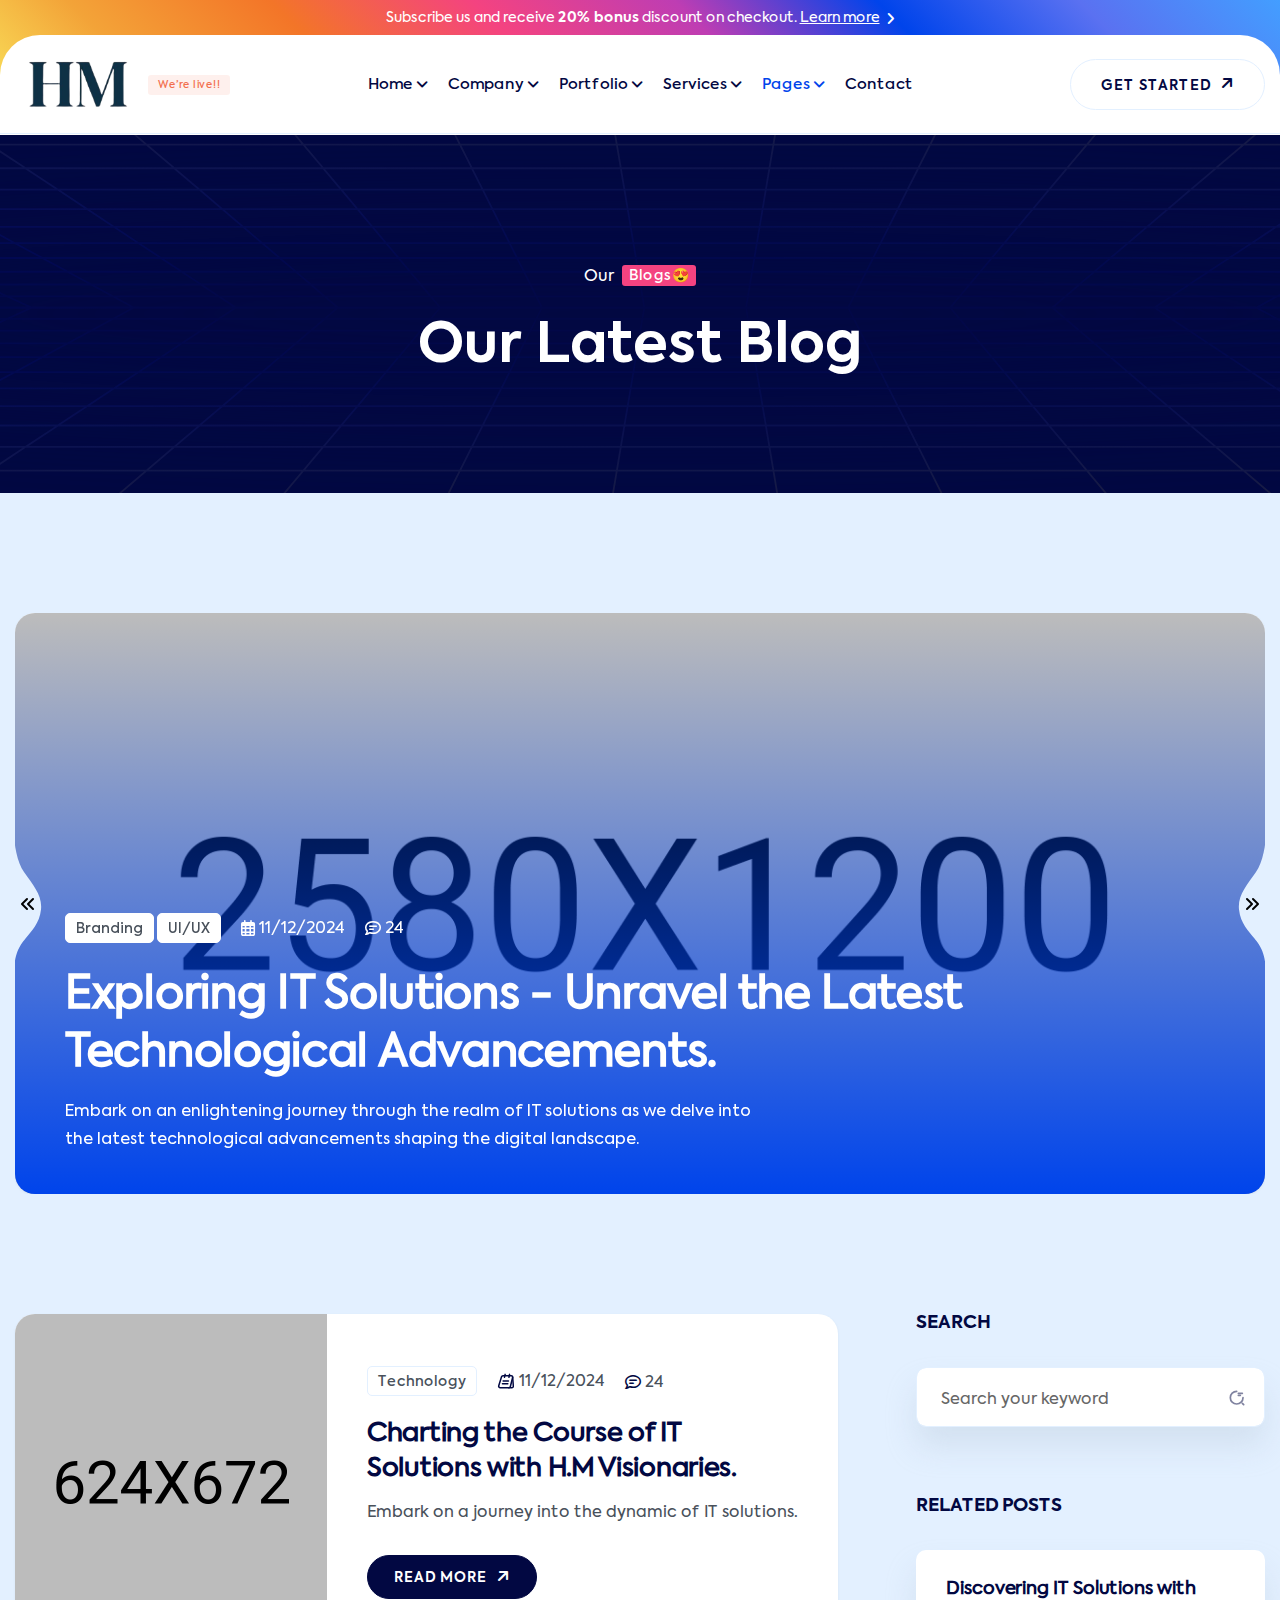
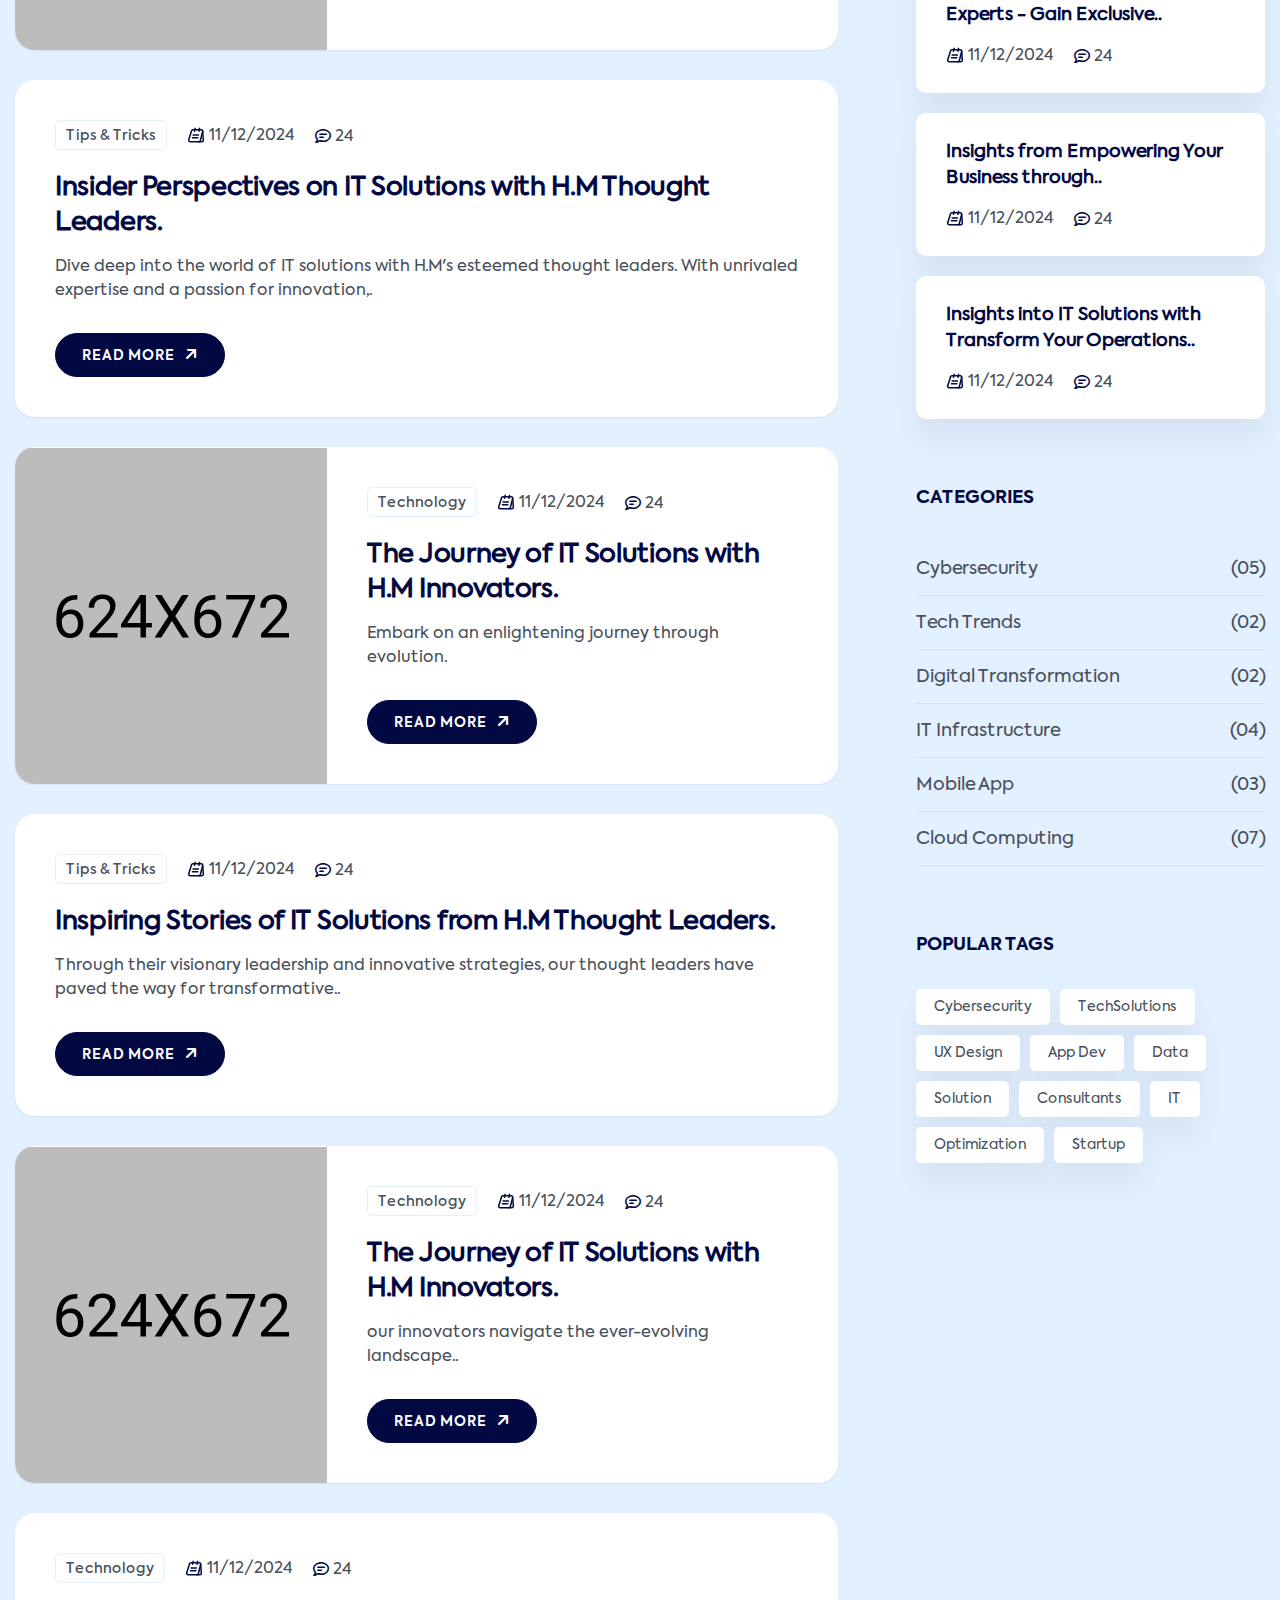
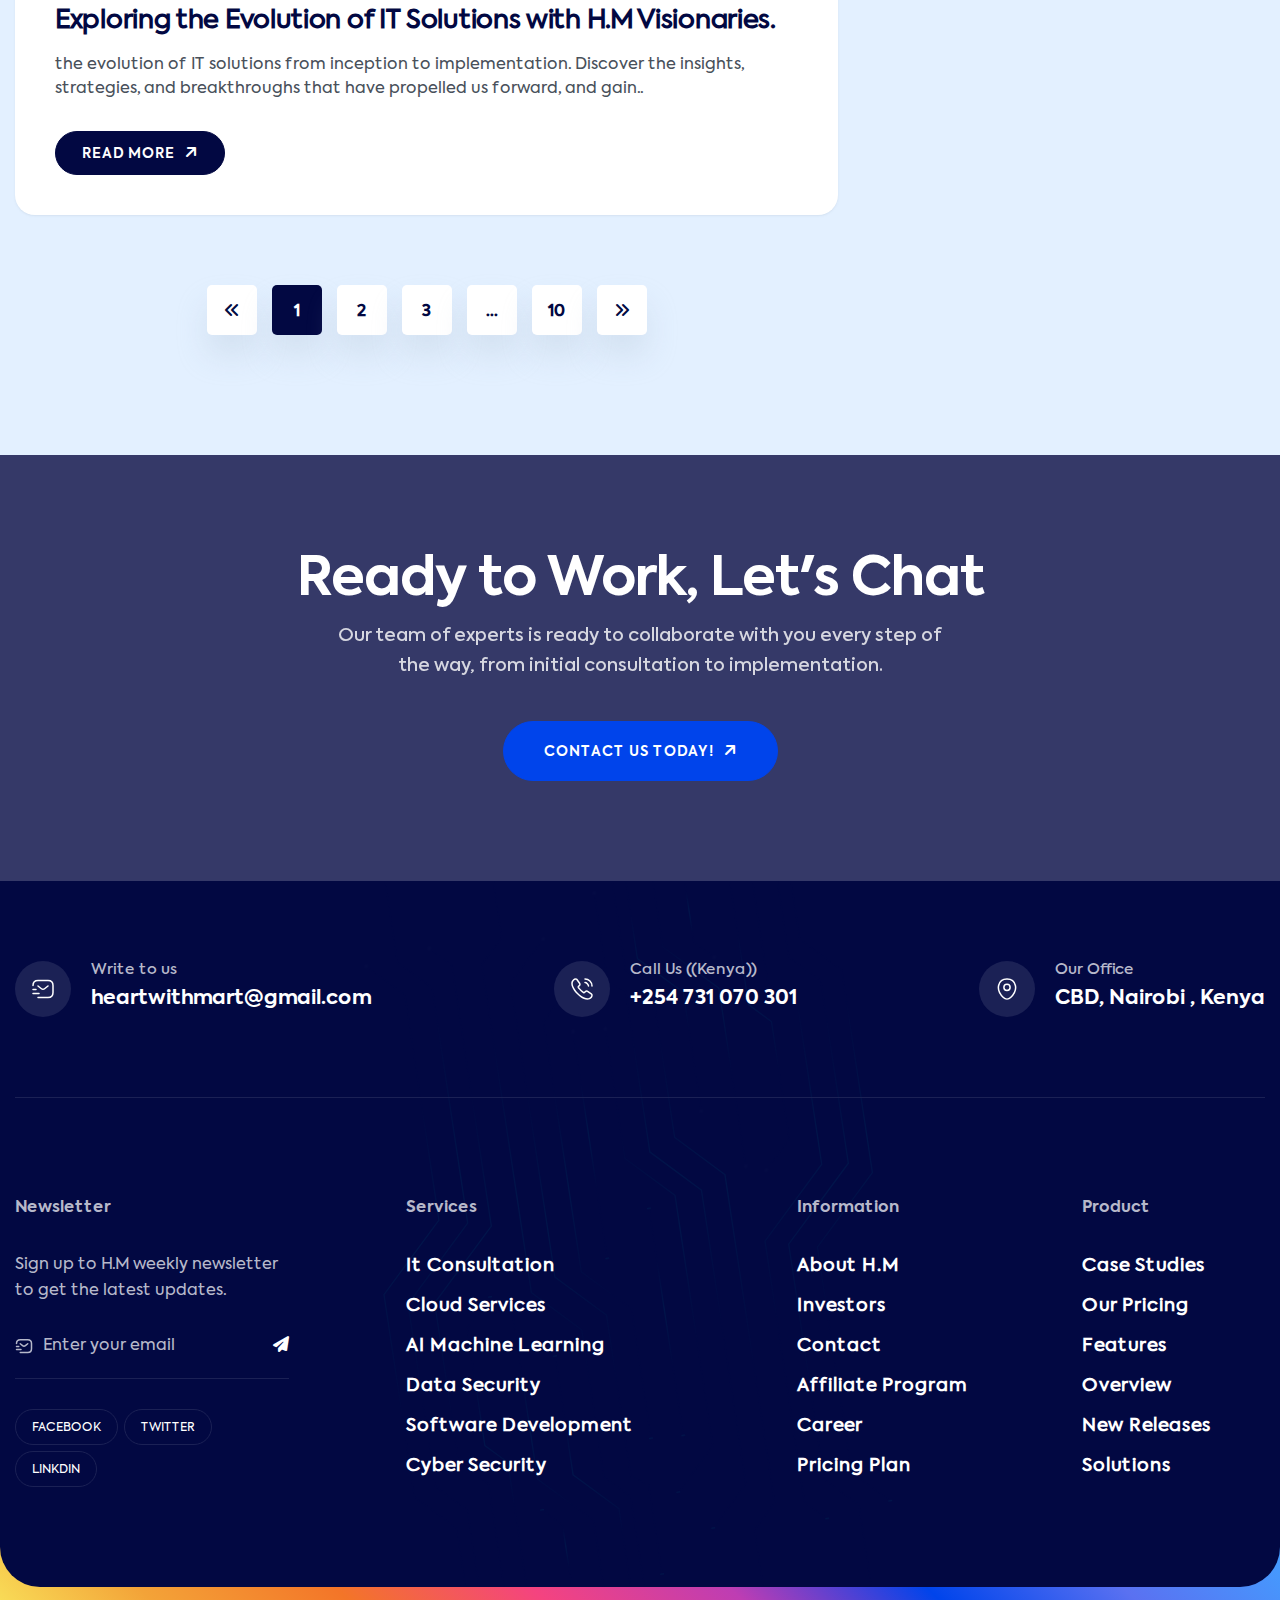
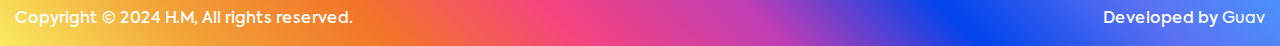
<file: blog.html>
<!DOCTYPE html>
<html lang="en">

  <head>
    <meta charset="utf-8" />
    <meta name="viewport" content="width=device-width, initial-scale=1, shrink-to-fit=no" />
    <meta http-equiv="x-ua-compatible" content="ie=edge" />
    <meta name="thumbnail" content="assets/images/H.M_page_thumbnail.webp" />
    <meta name="description" content="H.M – IT Solutions & Technology, Business Consulting, Software Company" />
    <meta name="keywords" content="Bootstrap Site Template" />
    <meta name="author" content="Webrock" />

    <title>
      Latest Blogs – H.M – IT Solutions & Technology, Business Consulting,
      Software Company
    </title>
    <link rel="shortcut icon" href="assets/images/site_logo/favourite_icon_2.svg" />

    <!-- Fraimwork - CSS Include -->
    <link rel="stylesheet" type="text/css" href="assets/css/bootstrap.min.css" />

    <!-- Icon - CSS Include -->
    <link rel="stylesheet" type="text/css" href="assets/css/fontawesome.css" />

    <!-- Animation - CSS Include -->
    <link rel="stylesheet" type="text/css" href="assets/css/animate.min.css" />

    <!-- Carousel - CSS Include -->
    <link rel="stylesheet" type="text/css" href="assets/css/swiper-bundle.min.css" />

    <!-- Video & Image Popup - CSS Include -->
    <link rel="stylesheet" type="text/css" href="assets/css/magnific-popup.min.css" />

    <!-- Counter - CSS Include -->
    <link rel="stylesheet" type="text/css" href="assets/css/odometer.min.css" />

    <!-- Custom - CSS Include -->
    <link rel="stylesheet" type="text/css" href="assets/css/style.css" />
  </head>

  <body>
    <!-- Body Wrap - Start -->
    <div class="page_wrapper">
      <!-- Preloader - Start -->
      <div id="preloader" class="preloader">
        <div class="loader-circle">
          <div class="loader-line-mask">
            <div class="loader-line"></div>
          </div>
          <div class="loader-logo">
            <img src="assets/images/site_logo/site_logo_2.jpeg"
              alt="Site Logo – H.M – IT Solutions &amp; Technology Site Template" />
          </div>
        </div>
      </div>
      <!-- Preloader - End -->

      <!-- Back To Top - Start -->
      <div class="backtotop">
        <a href="#" class="scroll">
          <i class="fa-solid fa-arrow-up"></i>
        </a>
      </div>
      <!-- Back To Top - End -->

      <!-- Site Header - Start
      ================================================== -->
      <header class="site_header site_header_1">
        <div class="header_top text-center">
          <div class="container">
            <p class="m-0">
              Subscribe us and receive <b>20% bonus</b> discount on checkout.
              <a href="pricing.html"><u>Learn more</u> <i class="fa-solid fa-angle-right"></i></a>
            </p>
          </div>
        </div>
        <div class="header_bottom stricky">
          <div class="container">
            <div class="row align-items-center">
              <div class="col-xl-3 col-lg-2 col-5">
                <div class="site_logo">
                  <a class="site_link" href="index.html">
                    <img src="assets/images/site_logo/site_logo_3.jpeg"
                      alt="Site Logo – H.M – IT Solutions & Technology, Business Consulting, Software Company" />
                  </a>
                  <div class="badge bg-danger-subtle text-danger">
                    We’re live!!
                  </div>
                </div>
              </div>
              <div class="col-xl-6 col-lg-7 col-2">
                <nav class="main_menu navbar navbar-expand-lg">
                  <div class="main_menu_inner collapse navbar-collapse justify-content-lg-center"
                    id="main_menu_dropdown">
                    <ul class="main_menu_list unordered_list justify-content-center">
                      <li class="dropdown">
                        <a class="nav-link" href="#" id="home_submenu" role="button" data-bs-toggle="dropdown"
                          aria-expanded="false">
                          Home
                        </a>
                        <ul class="dropdown-menu" aria-labelledby="home_submenu">
                          <li><a href="index.html">IT Solution</a></li>
                          <li>
                            <a href="index_software_company.html">Software Company</a>
                          </li>
                          <li>
                            <a href="index_business_consulting.html">Business Consulting</a>
                          </li>
                        </ul>
                      </li>
                      <li class="dropdown">
                        <a class="nav-link" href="#" id="company_submenu" role="button" data-bs-toggle="dropdown"
                          aria-expanded="false">
                          Company
                        </a>
                        <div class="dropdown-menu mega_menu_wrapper" aria-labelledby="company_submenu">
                          <div class="container">
                            <div class="row">
                              <div class="col-lg-9">
                                <div class="megamenu_pages_wrapper mb-5">
                                  <div class="row">
                                    <div class="col-lg-3 col-md-6">
                                      <a class="iconbox_block_2" href="about.html">
                                        <span class="icon_title_wrap">
                                          <small class="iconbox_icon">
                                            <img src="assets/images/icons/icon_wifi.svg" alt="Wifi SVG Icon" />
                                          </small>
                                          <small class="iconbox_title">About Us</small>
                                        </span>
                                        <span class="description mb-0">
                                          Learn more about H.M
                                        </span>
                                      </a>
                                    </div>
                                    <div class="col-lg-3 col-md-6">
                                      <a class="iconbox_block_2" href="pricing.html">
                                        <span class="icon_title_wrap">
                                          <small class="iconbox_icon">
                                            <img src="assets/images/icons/icon_dollar_2.svg" alt="Dollar SVG Icon" />
                                          </small>
                                          <small class="iconbox_title">Our Pricing</small>
                                        </span>
                                        <span class="description mb-0">
                                          Streamlined Pricing
                                        </span>
                                      </a>
                                    </div>
                                    <div class="col-lg-3 col-md-6">
                                      <a class="iconbox_block_2" href="portfolio.html">
                                        <span class="icon_title_wrap">
                                          <small class="iconbox_icon">
                                            <img src="assets/images/icons/icon_chart.svg" alt="Chart SVG Icon" />
                                          </small>
                                          <small class="iconbox_title">Portfolio</small>
                                        </span>
                                        <span class="description mb-0">
                                          Explore our all overview
                                        </span>
                                      </a>
                                    </div>
                                    <div class="col-lg-3 col-md-6">
                                      <a class="iconbox_block_2" href="portfolio_details.html">
                                        <span class="icon_title_wrap">
                                          <small class="iconbox_icon">
                                            <img src="assets/images/icons/icon_tag_2.svg" alt="Event Tag SVG Icon" />
                                          </small>
                                          <small class="iconbox_title">Portfolio Details</small>
                                        </span>
                                        <span class="description mb-0">
                                          Explore our work overview
                                        </span>
                                      </a>
                                    </div>
                                    <div class="col-lg-3 col-md-6">
                                      <a class="iconbox_block_2" href="team.html">
                                        <span class="icon_title_wrap">
                                          <small class="iconbox_icon">
                                            <img src="assets/images/icons/icon_user_2.svg" alt="User Check SVG Icon" />
                                          </small>
                                          <small class="iconbox_title">Team</small>
                                        </span>
                                        <span class="description mb-0">
                                          We are friendly Join our team
                                        </span>
                                      </a>
                                    </div>
                                    <div class="col-lg-3 col-md-6">
                                      <a class="iconbox_block_2" href="team_details.html">
                                        <span class="icon_title_wrap">
                                          <small class="iconbox_icon">
                                            <img src="assets/images/icons/icon_users.svg" alt="Users SVG Icon" />
                                          </small>
                                          <small class="iconbox_title">Team Details</small>
                                        </span>
                                        <span class="description mb-0">
                                          We are friendly Join our team
                                        </span>
                                      </a>
                                    </div>
                                    <div class="col-lg-3 col-md-6">
                                      <a class="iconbox_block_2" href="service.html">
                                        <span class="icon_title_wrap">
                                          <small class="iconbox_icon">
                                            <img src="assets/images/icons/icon_pen.svg" alt="Pen SVG Icon" />
                                          </small>
                                          <small class="iconbox_title">Services</small>
                                        </span>
                                        <small class="description mb-0">
                                          Happy to help you!
                                        </small>
                                      </a>
                                    </div>
                                    <div class="col-lg-3 col-md-6">
                                      <a class="iconbox_block_2" href="service_details.html">
                                        <span class="icon_title_wrap">
                                          <small class="iconbox_icon">
                                            <img src="assets/images/icons/icon_pen.svg" alt="Pen SVG Icon" />
                                          </small>
                                          <small class="iconbox_title">Service Details</small>
                                        </span>
                                        <small class="description mb-0">
                                          Happy to help you!
                                        </small>
                                      </a>
                                    </div>
                                  </div>
                                </div>
                                <ul class="btns_group p-0 unordered_list justify-content-start">
                                  <li>
                                    <a class="btn btn-primary" href="contact.html">
                                      <span class="btn_label" data-text="Free Consultation">Free Consultation</span>
                                      <span class="btn_icon">
                                        <i class="fa-solid fa-arrow-up-right"></i>
                                      </span>
                                    </a>
                                  </li>
                                  <li>
                                    <div class="review_short_info_2">
                                      <div class="review_admin_logo">
                                        <img src="assets/images/clients/client_logo_9.webp" alt="Client Logo" />
                                      </div>
                                      <div class="review_info_content">
                                        <ul class="rating_block unordered_list">
                                          <li>
                                            <i class="fa-solid fa-star fa-fw"></i>
                                          </li>
                                          <li>
                                            <i class="fa-solid fa-star fa-fw"></i>
                                          </li>
                                          <li>
                                            <i class="fa-solid fa-star fa-fw"></i>
                                          </li>
                                          <li>
                                            <i class="fa-solid fa-star fa-fw"></i>
                                          </li>
                                          <li>
                                            <i class="fa-solid fa-star fa-fw"></i>
                                          </li>
                                        </ul>
                                        <div class="review_counter">
                                          From <b>200+</b> reviews
                                        </div>
                                      </div>
                                    </div>
                                  </li>
                                  <li>
                                    <div class="review_short_info_2">
                                      <div class="review_admin_logo">
                                        <img src="assets/images/clients/client_logo_10.webp" alt="Client Logo" />
                                      </div>
                                      <div class="review_info_content">
                                        <ul class="rating_block unordered_list">
                                          <li>
                                            <i class="fa-solid fa-star fa-fw"></i>
                                          </li>
                                          <li>
                                            <i class="fa-solid fa-star fa-fw"></i>
                                          </li>
                                          <li>
                                            <i class="fa-solid fa-star fa-fw"></i>
                                          </li>
                                          <li>
                                            <i class="fa-solid fa-star fa-fw"></i>
                                          </li>
                                          <li>
                                            <i class="fa-solid fa-star fa-fw"></i>
                                          </li>
                                        </ul>
                                        <div class="review_counter">
                                          From <b>200+</b> reviews
                                        </div>
                                      </div>
                                    </div>
                                  </li>
                                </ul>
                              </div>
                              <div class="col-lg-3">
                                <div class="site_author bg-primary">
                                  <div class="author_box">
                                    <div class="author_image bg-light">
                                      <img src="assets/images/avatar/avatar_7.webp" alt="Site Author Image" />
                                    </div>
                                    <div class="author_box_content">
                                      <h3 class="author_name text-white">
                                        Martha Wambeo
                                      </h3>
                                      <span class="author_designation text-white">CEO & Founder At H.M</span>
                                    </div>
                                    <div class="quote_icon">
                                      <img src="assets/images/icons/icon_quote.svg" alt="Quote Icon" />
                                    </div>
                                  </div>
                                  <p class="mb-0 text-white">
                                    As a CEO & Founder At H.M I have been voice
                                    crying in the wilderness, trying to make
                                    requirements clear, use every minute to
                                    deliver the result, and not reinvent the
                                    wheel. Here at H.M, I made that possible for
                                    the clients.
                                  </p>
                                </div>
                              </div>
                            </div>
                          </div>
                        </div>
                      </li>
                      <li class="dropdown">
                        <a class="nav-link" href="#" id="portfolio_submenu" role="button" data-bs-toggle="dropdown"
                          aria-expanded="false">
                          Portfolio
                        </a>
                        <ul class="dropdown-menu" aria-labelledby="portfolio_submenu">
                          <li><a href="portfolio.html">Portfolio</a></li>
                          <li>
                            <a href="portfolio_details.html">Portfolio Details</a>
                          </li>
                        </ul>
                      </li>
                      <li class="dropdown">
                        <a class="nav-link" href="#" id="services_submenu" role="button" data-bs-toggle="dropdown"
                          aria-expanded="false">
                          Services
                        </a>
                        <div class="dropdown-menu mega_menu_wrapper p-0" aria-labelledby="services_submenu">
                          <div class="container">
                            <div class="row justify-content-lg-between">
                              <div class="col-lg-8">
                                <div class="row">
                                  <div class="col-lg-4">
                                    <div class="megamenu_widget">
                                      <h3 class="megamenu_info_title">
                                        Services
                                      </h3>
                                      <ul class="icon_list unordered_list_block">
                                        <li>
                                          <a href="service_details.html">
                                            <span class="icon_list_text">
                                              IT Management Services
                                            </span>
                                          </a>
                                        </li>
                                        <li>
                                          <a href="service_details.html">
                                            <span class="icon_list_text">
                                              Data Tracking Security
                                            </span>
                                          </a>
                                        </li>
                                        <li>
                                          <a href="service_details.html">
                                            <span class="icon_list_text">
                                              Website Development
                                            </span>
                                          </a>
                                        </li>
                                        <li>
                                          <a href="service_details.html">
                                            <span class="icon_list_text">
                                              CRM Solutions and Design
                                            </span>
                                          </a>
                                        </li>
                                        <li>
                                          <a href="service_details.html">
                                            <span class="icon_list_text">
                                              UI/UX Design Services
                                            </span>
                                          </a>
                                        </li>
                                        <li>
                                          <a href="service_details.html">
                                            <span class="icon_list_text">
                                              Technology Solution
                                            </span>
                                          </a>
                                        </li>
                                        <li>
                                          <a href="service_details.html">
                                            <span class="icon_list_text">
                                              Software Development
                                            </span>
                                          </a>
                                        </li>

                                        <!-- Added Services -->
                                        <li>
                                          <a href="service_details.html">
                                            <span class="icon_list_text">
                                              Cyber Security - Network Security
                                            </span>
                                          </a>
                                        </li>
                                        <li>
                                          <a href="service_details.html">
                                            <span class="icon_list_text">
                                              Data Analytics
                                            </span>
                                          </a>
                                        </li>
                                        <li>
                                          <a href="service_details.html">
                                            <span class="icon_list_text">
                                              Digital Strategy and Consulting
                                            </span>
                                          </a>
                                        </li>
                                        <li>
                                          <a href="service_details.html">
                                            <span class="icon_list_text">
                                              Digital Sales and Marketing
                                            </span>
                                          </a>
                                        </li>
                                        <li>
                                          <a href="service_details.html">
                                            <span class="icon_list_text">
                                              E-mail Marketing
                                            </span>
                                          </a>
                                        </li>
                                        <li>
                                          <a href="service_details.html">
                                            <span class="icon_list_text">
                                              Brand Management
                                            </span>
                                          </a>
                                        </li>
                                        <li>
                                          <a href="service_details.html">
                                            <span class="icon_list_text">
                                              Reputation Management
                                            </span>
                                          </a>
                                        </li>
                                        <li>
                                          <a href="service_details.html">
                                            <span class="icon_list_text">
                                              Social Media Management
                                            </span>
                                          </a>
                                        </li>
                                        <li>
                                          <a href="service_details.html">
                                            <span class="icon_list_text">
                                              Graphic Design
                                            </span>
                                          </a>
                                        </li>

                                        <div class="col-lg-4">
                                          <div class="megamenu_widget">
                                            <h3 class="megamenu_info_title">
                                              Our Fields
                                            </h3>
                                            <ul class="icon_list unordered_list_block">
                                              <li>
                                                <a href="fields.html">
                                                  <span class="icon_list_text">
                                                    Healthcare
                                                  </span>
                                                </a>
                                              </li>
                                              <li>
                                                <a href="fields.html">
                                                  <span class="icon_list_text">
                                                    Banks
                                                  </span>
                                                </a>
                                              </li>
                                              <li>
                                                <a href="fields.html">
                                                  <span class="icon_list_text">
                                                    Logistics
                                                  </span>
                                                </a>
                                              </li>
                                              <li>
                                                <a href="fields.html">
                                                  <span class="icon_list_text">
                                                    Supermarkets
                                                  </span>
                                                </a>
                                              </li>
                                              <li>
                                                <a href="fields.html">
                                                  <span class="icon_list_text">
                                                    Industries
                                                  </span>
                                                </a>
                                              </li>
                                              <li>
                                                <a href="fields.html">
                                                  <span class="icon_list_text">
                                                    Hotels
                                                  </span>
                                                </a>
                                              </li>
                                              <li>
                                                <a href="fields.html">
                                                  <span class="icon_list_text">
                                                    Fintech
                                                  </span>
                                                </a>
                                              </li>
                                            </ul>
                                          </div>
                                        </div>
                                        <div class="col-lg-4">
                                          <div class="megamenu_widget">
                                            <h3 class="megamenu_info_title">
                                              Product
                                            </h3>
                                            <ul class="icon_list unordered_list_block">
                                              <li>
                                                <a href="portfolio.html">
                                                  <span class="icon_list_text">
                                                    Case Studies
                                                  </span>
                                                </a>
                                              </li>
                                              <li>
                                                <a href="pricing.html">
                                                  <span class="icon_list_text">
                                                    Our Pricing
                                                  </span>
                                                </a>
                                              </li>
                                              <li>
                                                <a href="service.html">
                                                  <span class="icon_list_text">
                                                    Features
                                                  </span>
                                                </a>
                                              </li>
                                              <li>
                                                <a href="about.html">
                                                  <span class="icon_list_text">
                                                    Overview
                                                  </span>
                                                </a>
                                              </li>
                                              <li>
                                                <a href="#!">
                                                  <span class="icon_list_text">
                                                    New Releases
                                                  </span>
                                                </a>
                                              </li>
                                              <li>
                                                <a href="service.html">
                                                  <span class="icon_list_text">
                                                    Solutions
                                                  </span>
                                                </a>
                                              </li>
                                            </ul>
                                          </div>
                                        </div>
                                    </div>
                                    <div class="social_area">
                                      <ul class="social_icons_block unordered_list" data-text="Follow Us:">
                                        <li>
                                          <a href="#!">
                                            <i class="fa-brands fa-facebook-f"></i>
                                          </a>
                                        </li>
                                        <li>
                                          <a href="#!">
                                            <i class="fa-brands fa-twitter"></i>
                                          </a>
                                        </li>
                                        <li>
                                          <a href="#!">
                                            <i class="fa-brands fa-linkedin-in"></i>
                                          </a>
                                        </li>
                                        <li>
                                          <a href="#!">
                                            <i class="fa-brands fa-dribbble"></i>
                                          </a>
                                        </li>
                                      </ul>
                                      <p class="career_link m-0">
                                        Looking for the ultimate consultancy?
                                        <a href="#!">We’re live!!</a>
                                      </p>
                                    </div>
                                  </div>
                                  <div class="col-lg-3">
                                    <div class="megamenu_case bg-primary">
                                      <h3>Computer Software</h3>
                                      <h4>Astarte Medical</h4>
                                      <img src="assets/images/case/case_image_4.webp" alt="Case Image" />
                                      <a class="btn" href="portfolio.html">
                                        <span class="btn_label" data-text="Read Case">Read Case</span>
                                        <span class="btn_icon">
                                          <i class="fa-solid fa-arrow-up-right"></i>
                                        </span>
                                      </a>
                                    </div>
                                  </div>
                                </div>
                              </div>
                            </div>
                      </li>
                      <li class="dropdown active">
                        <a class="nav-link" href="#" id="pages_submenu" role="button" data-bs-toggle="dropdown"
                          aria-expanded="false">
                          Pages
                        </a>
                        <ul class="dropdown-menu" aria-labelledby="pages_submenu">
                          <li><a href="about.html">About Us</a></li>
                          <li class="dropdown active">
                            <a class="nav-link" href="#" id="blog_submenu" role="button" data-bs-toggle="dropdown"
                              aria-expanded="false">
                              Blogs
                            </a>
                            <ul class="dropdown-menu" aria-labelledby="blog_submenu">
                              <li class="active">
                                <a href="blog.html">Our Blogs</a>
                              </li>
                              <li>
                                <a href="blog_details.html">Blog Details</a>
                              </li>
                            </ul>
                          </li>
                          <li><a href="contact.html">Help Center</a></li>
                          <li>
                            <a href="#!">Careers
                              <small class="badge bg-danger-subtle text-danger">We’re live!!</small></a>
                          </li>
                        </ul>
                      </li>
                      <li><a href="contact.html">Contact</a></li>
                    </ul>
                  </div>
                </nav>
              </div>
              <div class="col-xl-3 col-lg-3 col-5">
                <ul class="header_btns_group unordered_list justify-content-end">
                  <li>
                    <!-- Mobile Menu Button -->
                    <button class="mobile_menu_btn navbar-toggler" type="button" data-bs-toggle="collapse"
                      data-bs-target="#main_menu_dropdown" aria-expanded="false" aria-label="Toggle navigation">
                      <i class="far fa-bars"></i>
                    </button>

                    <!-- Collapsible Mobile Menu -->
                    <div class="collapse navbar-collapse" id="main_menu_dropdown">
                      <ul class="navbar-nav main_menu_list unordered_list justify-content-center">
                        <!-- Home Dropdown Menu -->
                        <li class="nav-item dropdown active">
                          <a class="nav-link" href="#" id="home_submenu" role="button" data-bs-toggle="dropdown"
                            aria-expanded="false">
                            Home
                          </a>
                          <ul class="dropdown-menu" aria-labelledby="home_submenu">
                            <li class="active">
                              <a class="dropdown-item" href="index.html">IT Solution</a>
                            </li>
                            <li>
                              <a class="dropdown-item" href="index_software_company.html">Software Company</a>
                            </li>
                            <li>
                              <a class="dropdown-item" href="index_business_consulting.html">Business Consulting</a>
                            </li>
                          </ul>
                        </li>
                        <!-- Other Menu Items -->
                        <li class="nav-item">
                          <a class="nav-link" href="about.html">About Us</a>
                        </li>
                        <li class="nav-item">
                          <a class="nav-link" href="pricing.html">Our Pricing</a>
                        </li>
                        <li class="nav-item">
                          <a class="nav-link" href="portfolio.html">Portfolio</a>
                        </li>
                        <li class="nav-item">
                          <a class="nav-link" href="portfolio_details.html">Portfolio Details</a>
                        </li>
                        <li class="nav-item">
                          <a class="nav-link" href="team.html">Team</a>
                        </li>
                        <li class="nav-item">
                          <a class="nav-link" href="team_details.html">Team Details</a>
                        </li>
                        <li class="nav-item">
                          <a class="nav-link" href="service.html">Services</a>
                        </li>
                        <li class="nav-item">
                          <a class="nav-link" href="service_details.html">Service Details</a>
                        </li>
                        <li class="nav-item">
                          <a class="nav-link" href="blog.html">Blog</a>
                        </li>
                        <li class="nav-item">
                          <a class="nav-link" href="blog_details.html">Blog Details</a>
                        </li>
                        <li class="nav-item">
                          <a class="nav-link" href="contact.html">Contact Us</a>
                        </li>
                        <li class="nav-item">
                          <a class="nav-link" href="fields.html">Fields</a>
                        </li>
                      </ul>
                    </div>

                    <!-- Custom CSS -->
                    <style>
                      .mobile_menu_btn {
                        border: none;
                        background-color: transparent;
                        padding: 10px;
                      }

                      .navbar-toggler-icon {
                        font-size: 1.5rem;
                        color: #333;
                      }

                      .navbar-nav .nav-link {
                        color: #333;
                        padding: 10px 15px;
                        text-align: center;
                      }

                      .navbar-nav .dropdown-menu {
                        background-color: #f8f9fa;
                        border-radius: 0.25rem;
                        box-shadow: 0 0.125rem 0.25rem rgba(0, 0, 0, 0.075);
                      }

                      .navbar-nav .dropdown-item {
                        color: #333;
                        padding: 10px 20px;
                      }

                      .navbar-nav .dropdown-item:hover {
                        background-color: #e9ecef;
                      }
                    </style>

                    <!-- Bootstrap JS and Popper.js (inline) -->
                    <script src="https://cdn.jsdelivr.net/npm/@popperjs/core@2.11.7/dist/umd/popper.min.js"></script>
                    <script src="https://cdn.jsdelivr.net/npm/bootstrap@5.3.0/dist/js/bootstrap.min.js"></script>

                  </li>
                  <li>
                    <a class="btn btn-outline-light" href="pricing.html">
                      <span class="btn_label" data-text="Get Started">Get Started</span>
                      <span class="btn_icon">
                        <i class="fa-solid fa-arrow-up-right"></i>
                      </span>
                    </a>
                  </li>
                </ul>
              </div>
            </div>
          </div>
        </div>
      </header>
      <!-- Site Header - End
      ================================================== -->

      <!-- Main Body - Start
      ================================================== -->
      <main class="page_content">
        <!-- Page Banner Section - Start
        ================================================== -->
        <section class="page_banner_section text-center"
          style="background-image: url('assets/images/shapes/bg_pattern_4.svg')">
          <div class="container">
            <div class="heading_focus_text text-white">
              Our
              <span class="badge bg-secondary">Blogs😍</span>
            </div>
            <h1 class="page_title mb-0 text-white">Our Latest Blog</h1>
          </div>
        </section>
        <!-- Page Banner Section - End
        ================================================== -->

        <!-- Blog Section - Start
        ================================================== -->
        <section class="blog_section section_space bg-light">
          <div class="container">
            <div class="blog_onecol_carousel overflow-hidden">
              <div class="swiper-wrapper">
                <div class="swiper-slide">
                  <div class="blog_post_block content_over_layout">
                    <div class="blog_post_image">
                      <a class="image_wrap" href="blog_details.html">
                        <img src="assets/images/blog/blog_post_image_4.webp" alt="Blog Post Image 1" />
                      </a>
                    </div>
                    <div class="blog_post_content">
                      <div class="post_meta_wrap">
                        <ul class="category_btns_group unordered_list">
                          <li><a href="#!">Branding</a></li>
                          <li><a href="#!">UI/UX</a></li>
                        </ul>
                        <ul class="post_meta unordered_list">
                          <li>
                            <a href="#!">
                              <i class="fa-regular fa-calendar-days"></i>
                              11/12/2024
                            </a>
                          </li>
                          <li>
                            <a href="#!"><i class="fa-regular fa-comment-lines"></i> 24</a>
                          </li>
                        </ul>
                      </div>
                      <h3 class="blog_post_title">
                        <a href="blog_details.html">
                          Exploring IT Solutions - Unravel the Latest
                          Technological Advancements.
                        </a>
                      </h3>
                      <p class="mb-0">
                        Embark on an enlightening journey through the realm of
                        IT solutions as we delve into the latest technological
                        advancements shaping the digital landscape.
                      </p>
                    </div>
                  </div>
                </div>
                <div class="swiper-slide">
                  <div class="blog_post_block content_over_layout">
                    <div class="blog_post_image">
                      <a class="image_wrap" href="blog_details.html">
                        <img src="assets/images/blog/blog_post_image_4.webp" alt="Blog Post Image 1" />
                      </a>
                    </div>
                    <div class="blog_post_content">
                      <div class="post_meta_wrap">
                        <ul class="category_btns_group unordered_list">
                          <li><a href="#!">Branding</a></li>
                          <li><a href="#!">UI/UX</a></li>
                        </ul>
                        <ul class="post_meta unordered_list">
                          <li>
                            <a href="#!">
                              <i class="fa-regular fa-calendar-days"></i>
                              11/12/2024
                            </a>
                          </li>
                          <li>
                            <a href="#!"><i class="fa-regular fa-comment-lines"></i> 24</a>
                          </li>
                        </ul>
                      </div>
                      <h3 class="blog_post_title">
                        <a href="blog_details.html">
                          Exploring IT Solutions - Unravel the Latest
                          Technological Advancements.
                        </a>
                      </h3>
                      <p class="mb-0">
                        Embark on an enlightening journey through the realm of
                        IT solutions as we delve into the latest technological
                        advancements shaping the digital landscape.
                      </p>
                    </div>
                  </div>
                </div>
                <div class="swiper-slide">
                  <div class="blog_post_block content_over_layout">
                    <div class="blog_post_image">
                      <a class="image_wrap" href="blog_details.html">
                        <img src="assets/images/blog/blog_post_image_4.webp" alt="Blog Post Image 1" />
                      </a>
                    </div>
                    <div class="blog_post_content">
                      <div class="post_meta_wrap">
                        <ul class="category_btns_group unordered_list">
                          <li><a href="#!">Branding</a></li>
                          <li><a href="#!">UI/UX</a></li>
                        </ul>
                        <ul class="post_meta unordered_list">
                          <li>
                            <a href="#!">
                              <i class="fa-regular fa-calendar-days"></i>
                              11/12/2024
                            </a>
                          </li>
                          <li>
                            <a href="#!"><i class="fa-regular fa-comment-lines"></i> 24</a>
                          </li>
                        </ul>
                      </div>
                      <h3 class="blog_post_title">
                        <a href="blog_details.html">
                          Exploring IT Solutions - Unravel the Latest
                          Technological Advancements.
                        </a>
                      </h3>
                      <p class="mb-0">
                        Embark on an enlightening journey through the realm of
                        IT solutions as we delve into the latest technological
                        advancements shaping the digital landscape.
                      </p>
                    </div>
                  </div>
                </div>
                <div class="swiper-slide">
                  <div class="blog_post_block content_over_layout">
                    <div class="blog_post_image">
                      <a class="image_wrap" href="blog_details.html">
                        <img src="assets/images/blog/blog_post_image_4.webp" alt="Blog Post Image 1" />
                      </a>
                    </div>
                    <div class="blog_post_content">
                      <div class="post_meta_wrap">
                        <ul class="category_btns_group unordered_list">
                          <li><a href="#!">Branding</a></li>
                          <li><a href="#!">UI/UX</a></li>
                        </ul>
                        <ul class="post_meta unordered_list">
                          <li>
                            <a href="#!">
                              <i class="fa-regular fa-calendar-days"></i>
                              11/12/2024
                            </a>
                          </li>
                          <li>
                            <a href="#!"><i class="fa-regular fa-comment-lines"></i> 24</a>
                          </li>
                        </ul>
                      </div>
                      <h3 class="blog_post_title">
                        <a href="blog_details.html">
                          Exploring IT Solutions - Unravel the Latest
                          Technological Advancements.
                        </a>
                      </h3>
                      <p class="mb-0">
                        Embark on an enlightening journey through the realm of
                        IT solutions as we delve into the latest technological
                        advancements shaping the digital landscape.
                      </p>
                    </div>
                  </div>
                </div>
              </div>
              <button class="b1cc-swiper-button-prev" type="button" style="
                  background-image: url('assets/images/shapes/shape_arrow_right.svg');
                ">
                <i class="fa-solid fa-angles-left"></i>
              </button>
              <button class="b1cc-swiper-button-next" type="button" style="
                  background-image: url('assets/images/shapes/shape_arrow_left.svg');
                ">
                <i class="fa-solid fa-angles-right"></i>
              </button>
              <div class="b1cc-swiper-pagination p-0"></div>
            </div>

            <div class="section_space pb-0">
              <div class="row">
                <div class="col-lg-8">
                  <div class="blog_post_block image_left_layout">
                    <div class="blog_post_image">
                      <a class="image_wrap" href="blog_details.html">
                        <img src="assets/images/blog/blog_post_image_5.webp" alt="Blog Post Image 1" />
                      </a>
                    </div>
                    <div class="blog_post_content">
                      <div class="post_meta_wrap">
                        <ul class="category_btns_group unordered_list">
                          <li><a href="#!">Technology</a></li>
                        </ul>
                        <ul class="post_meta unordered_list">
                          <li>
                            <a href="#!">
                              <img src="assets/images/icons/icon_calendar.svg" alt="Icon Calendar" />
                              11/12/2024
                            </a>
                          </li>
                          <li>
                            <a href="#!"><i class="fa-regular fa-comment-lines"></i> 24</a>
                          </li>
                        </ul>
                      </div>
                      <h3 class="blog_post_title">
                        <a href="blog_details.html">
                          Charting the Course of IT Solutions with H.M
                          Visionaries.
                        </a>
                      </h3>
                      <p>
                        Embark on a journey into the dynamic of IT solutions.
                      </p>
                      <a class="btn btn-dark" href="blog_details.html">
                        <span class="btn_label" data-text="Read More">Read More</span>
                        <span class="btn_icon">
                          <i class="fa-solid fa-arrow-up-right"></i>
                        </span>
                      </a>
                    </div>
                  </div>
                  <div class="blog_post_block image_left_layout">
                    <div class="blog_post_content">
                      <div class="post_meta_wrap">
                        <ul class="category_btns_group unordered_list">
                          <li><a href="#!">Tips & Tricks</a></li>
                        </ul>
                        <ul class="post_meta unordered_list">
                          <li>
                            <a href="#!">
                              <img src="assets/images/icons/icon_calendar.svg" alt="Icon Calendar" />
                              11/12/2024
                            </a>
                          </li>
                          <li>
                            <a href="#!"><i class="fa-regular fa-comment-lines"></i> 24</a>
                          </li>
                        </ul>
                      </div>
                      <h3 class="blog_post_title">
                        <a href="blog_details.html">
                          Insider Perspectives on IT Solutions with H.M Thought
                          Leaders.
                        </a>
                      </h3>
                      <p>
                        Dive deep into the world of IT solutions with H.M's
                        esteemed thought leaders. With unrivaled expertise and a
                        passion for innovation,.
                      </p>
                      <a class="btn btn-dark" href="blog_details.html">
                        <span class="btn_label" data-text="Read More">Read More</span>
                        <span class="btn_icon">
                          <i class="fa-solid fa-arrow-up-right"></i>
                        </span>
                      </a>
                    </div>
                  </div>
                  <div class="blog_post_block image_left_layout">
                    <div class="blog_post_image">
                      <a class="image_wrap" href="blog_details.html">
                        <img src="assets/images/blog/blog_post_image_6.webp" alt="Blog Post Image 1" />
                      </a>
                    </div>
                    <div class="blog_post_content">
                      <div class="post_meta_wrap">
                        <ul class="category_btns_group unordered_list">
                          <li><a href="#!">Technology</a></li>
                        </ul>
                        <ul class="post_meta unordered_list">
                          <li>
                            <a href="#!">
                              <img src="assets/images/icons/icon_calendar.svg" alt="Icon Calendar" />
                              11/12/2024
                            </a>
                          </li>
                          <li>
                            <a href="#!"><i class="fa-regular fa-comment-lines"></i> 24</a>
                          </li>
                        </ul>
                      </div>
                      <h3 class="blog_post_title">
                        <a href="blog_details.html">
                          The Journey of IT Solutions with H.M Innovators.
                        </a>
                      </h3>
                      <p>
                        Embark on an enlightening journey through evolution.
                      </p>
                      <a class="btn btn-dark" href="blog_details.html">
                        <span class="btn_label" data-text="Read More">Read More</span>
                        <span class="btn_icon">
                          <i class="fa-solid fa-arrow-up-right"></i>
                        </span>
                      </a>
                    </div>
                  </div>
                  <div class="blog_post_block image_left_layout">
                    <div class="blog_post_content">
                      <div class="post_meta_wrap">
                        <ul class="category_btns_group unordered_list">
                          <li><a href="#!">Tips & Tricks</a></li>
                        </ul>
                        <ul class="post_meta unordered_list">
                          <li>
                            <a href="#!">
                              <img src="assets/images/icons/icon_calendar.svg" alt="Icon Calendar" />
                              11/12/2024
                            </a>
                          </li>
                          <li>
                            <a href="#!"><i class="fa-regular fa-comment-lines"></i> 24</a>
                          </li>
                        </ul>
                      </div>
                      <h3 class="blog_post_title">
                        <a href="blog_details.html">
                          Inspiring Stories of IT Solutions from H.M Thought
                          Leaders.
                        </a>
                      </h3>
                      <p>
                        Through their visionary leadership and innovative
                        strategies, our thought leaders have paved the way for
                        transformative..
                      </p>
                      <a class="btn btn-dark" href="blog_details.html">
                        <span class="btn_label" data-text="Read More">Read More</span>
                        <span class="btn_icon">
                          <i class="fa-solid fa-arrow-up-right"></i>
                        </span>
                      </a>
                    </div>
                  </div>
                  <div class="blog_post_block image_left_layout">
                    <div class="blog_post_image">
                      <a class="image_wrap" href="blog_details.html">
                        <img src="assets/images/blog/blog_post_image_7.webp" alt="Blog Post Image 1" />
                      </a>
                    </div>
                    <div class="blog_post_content">
                      <div class="post_meta_wrap">
                        <ul class="category_btns_group unordered_list">
                          <li><a href="#!">Technology</a></li>
                        </ul>
                        <ul class="post_meta unordered_list">
                          <li>
                            <a href="#!">
                              <img src="assets/images/icons/icon_calendar.svg" alt="Icon Calendar" />
                              11/12/2024
                            </a>
                          </li>
                          <li>
                            <a href="#!"><i class="fa-regular fa-comment-lines"></i> 24</a>
                          </li>
                        </ul>
                      </div>
                      <h3 class="blog_post_title">
                        <a href="blog_details.html">
                          The Journey of IT Solutions with H.M Innovators.
                        </a>
                      </h3>
                      <p>
                        our innovators navigate the ever-evolving landscape..
                      </p>
                      <a class="btn btn-dark" href="blog_details.html">
                        <span class="btn_label" data-text="Read More">Read More</span>
                        <span class="btn_icon">
                          <i class="fa-solid fa-arrow-up-right"></i>
                        </span>
                      </a>
                    </div>
                  </div>
                  <div class="blog_post_block image_left_layout">
                    <div class="blog_post_content">
                      <div class="post_meta_wrap">
                        <ul class="category_btns_group unordered_list">
                          <li><a href="#!">Technology</a></li>
                        </ul>
                        <ul class="post_meta unordered_list">
                          <li>
                            <a href="#!">
                              <img src="assets/images/icons/icon_calendar.svg" alt="Icon Calendar" />
                              11/12/2024
                            </a>
                          </li>
                          <li>
                            <a href="#!"><i class="fa-regular fa-comment-lines"></i> 24</a>
                          </li>
                        </ul>
                      </div>
                      <h3 class="blog_post_title">
                        <a href="blog_details.html">
                          Exploring the Evolution of IT Solutions with H.M
                          Visionaries.
                        </a>
                      </h3>
                      <p>
                        the evolution of IT solutions from inception to
                        implementation. Discover the insights, strategies, and
                        breakthroughs that have propelled us forward, and gain..
                      </p>
                      <a class="btn btn-dark" href="blog_details.html">
                        <span class="btn_label" data-text="Read More">Read More</span>
                        <span class="btn_icon">
                          <i class="fa-solid fa-arrow-up-right"></i>
                        </span>
                      </a>
                    </div>
                  </div>
                  <div class="pagination_wrap pb-0">
                    <ul class="pagination_nav unordered_list justify-content-center">
                      <li>
                        <a href="#!"><i class="fa-solid fa-angles-left"></i></a>
                      </li>
                      <li class="active"><a href="#!">1</a></li>
                      <li><a href="#!">2</a></li>
                      <li><a href="#!">3</a></li>
                      <li><a href="#!">...</a></li>
                      <li><a href="#!">10</a></li>
                      <li>
                        <a href="#!"><i class="fa-solid fa-angles-right"></i></a>
                      </li>
                    </ul>
                  </div>
                </div>
                <div class="col-lg-4">
                  <aside class="sidebar ps-lg-5">
                    <div class="search_form">
                      <h3 class="sidebar_widget_title">Search</h3>
                      <div class="form-group">
                        <input class="form-control" type="search" name="search" placeholder="Search your keyword" />
                        <button type="submit">
                          <img src="assets/images/icons/icon_search.svg" alt="Search Icon" />
                        </button>
                      </div>
                    </div>
                    <div class="post_list_block">
                      <h3 class="sidebar_widget_title">Related Posts</h3>
                      <ul class="unordered_list_block">
                        <li>
                          <h3 class="post_title">
                            <a href="blog_details.html">
                              Discovering IT Solutions with Experts - Gain
                              Exclusive..
                            </a>
                          </h3>
                          <ul class="post_meta unordered_list">
                            <li>
                              <a href="#!">
                                <img src="assets/images/icons/icon_calendar.svg" alt="Icon Calendar" />
                                11/12/2024
                              </a>
                            </li>
                            <li>
                              <a href="#!"><i class="fa-regular fa-comment-lines"></i>
                                24</a>
                            </li>
                          </ul>
                        </li>
                        <li>
                          <h3 class="post_title">
                            <a href="blog_details.html">
                              Insights from Empowering Your Business through..
                            </a>
                          </h3>
                          <ul class="post_meta unordered_list">
                            <li>
                              <a href="#!">
                                <img src="assets/images/icons/icon_calendar.svg" alt="Icon Calendar" />
                                11/12/2024
                              </a>
                            </li>
                            <li>
                              <a href="#!"><i class="fa-regular fa-comment-lines"></i>
                                24</a>
                            </li>
                          </ul>
                        </li>
                        <li>
                          <h3 class="post_title">
                            <a href="blog_details.html">
                              Insights into IT Solutions with Transform Your
                              Operations..
                            </a>
                          </h3>
                          <ul class="post_meta unordered_list">
                            <li>
                              <a href="#!">
                                <img src="assets/images/icons/icon_calendar.svg" alt="Icon Calendar" />
                                11/12/2024
                              </a>
                            </li>
                            <li>
                              <a href="#!"><i class="fa-regular fa-comment-lines"></i>
                                24</a>
                            </li>
                          </ul>
                        </li>
                      </ul>
                    </div>
                    <div class="post_category_wrap">
                      <h3 class="sidebar_widget_title">Categories</h3>
                      <ul class="post_category_list unordered_list_block">
                        <li>
                          <a href="#!">
                            <i class="fa-solid fa-arrow-up-right"></i>
                            <span>Cybersecurity</span>
                            <span>(05)</span>
                          </a>
                        </li>
                        <li>
                          <a href="#!">
                            <i class="fa-solid fa-arrow-up-right"></i>
                            <span>Tech Trends</span>
                            <span>(02)</span>
                          </a>
                        </li>
                        <li>
                          <a href="#!">
                            <i class="fa-solid fa-arrow-up-right"></i>
                            <span>Digital Transformation</span>
                            <span>(02)</span>
                          </a>
                        </li>
                        <li>
                          <a href="#!">
                            <i class="fa-solid fa-arrow-up-right"></i>
                            <span>IT Infrastructure</span>
                            <span>(04)</span>
                          </a>
                        </li>
                        <li>
                          <a href="#!">
                            <i class="fa-solid fa-arrow-up-right"></i>
                            <span>Mobile App</span>
                            <span>(03)</span>
                          </a>
                        </li>
                        <li>
                          <a href="#!">
                            <i class="fa-solid fa-arrow-up-right"></i>
                            <span>Cloud Computing</span>
                            <span>(07)</span>
                          </a>
                        </li>
                      </ul>
                    </div>
                    <div class="popular_tags">
                      <h3 class="sidebar_widget_title">Popular Tags</h3>
                      <ul class="tags_list unordered_list">
                        <li><a href="#!">Cybersecurity</a></li>
                        <li><a href="#!">TechSolutions</a></li>
                        <li><a href="#!">UX Design</a></li>
                        <li><a href="#!">App Dev</a></li>
                        <li><a href="#!">Data</a></li>
                        <li><a href="#!">Solution</a></li>
                        <li><a href="#!">Consultants</a></li>
                        <li><a href="#!">IT</a></li>
                        <li><a href="#!">Optimization</a></li>
                        <li><a href="#!">Startup</a></li>
                      </ul>
                    </div>
                  </aside>
                </div>
              </div>
            </div>
          </div>
        </section>
        <!-- Blog Section - End
        ================================================== -->

        <!-- Call To Action Section - Start
        ================================================== -->
        <section class="calltoaction_section parallaxie" style="
            background-image: url('assets/images/backgrounds/bg_image_1.webp');
          ">
          <div class="container text-center">
            <div class="heading_block text-white">
              <h2 class="heading_text">Ready to Work, Let's Chat</h2>
              <p class="heading_description mb-0">
                Our team of experts is ready to collaborate with you every step
                of the way, from initial consultation to implementation.
              </p>
            </div>
            <a class="btn btn-primary" href="contact.html">
              <span class="btn_label" data-text="Contact Us Today!">Contact Us Today!</span>
              <span class="btn_icon">
                <i class="fa-solid fa-arrow-up-right"></i>
              </span>
            </a>
          </div>
        </section>
        <!-- Call To Action Section - End
        ================================================== -->
      </main>
      <!-- Main Body - End
      ================================================== -->

      <!-- Site Footer - Start
      ================================================== -->
      <footer class="site_footer footer_layout_1">
        <div class="content_box" style="background-image: url('assets/images/shapes/bg_pattern_3.svg')">
          <div class="container">
            <div class="diract_contact_links text-white">
              <div class="iconbox_block layout_icon_left">
                <div class="iconbox_icon">
                  <img src="assets/images/icons/icon_mail.svg" alt="Mail SVG Icon" />
                </div>
                <div class="iconbox_content">
                  <h3 class="iconbox_title">Write to us</h3>
                  <p class="mb-0">heartwithmart@gmail.com</p>
                </div>
              </div>
              <div class="iconbox_block layout_icon_left">
                <div class="iconbox_icon">
                  <img src="assets/images/icons/icon_calling.svg" alt="Calling Check SVG Icon" />
                </div>
                <div class="iconbox_content">
                  <h3 class="iconbox_title">Call Us ((Kenya))</h3>
                  <p class="mb-0">+254 731 070 301</p>
                </div>
              </div>
              <div class="iconbox_block layout_icon_left">
                <div class="iconbox_icon">
                  <img src="assets/images/icons/icon_map_mark.svg" alt="Map Mark Check SVG Icon" />
                </div>
                <div class="iconbox_content">
                  <h3 class="iconbox_title">Our Office</h3>
                  <p class="mb-0">CBD, Nairobi , Kenya</p>
                </div>
              </div>
            </div>
            <div class="footer_main_content">
              <div class="row justify-content-lg-between">
                <div class="col-lg-3 col-md-6 col-sm-6">
                  <div class="footer_widget pe-md-3">
                    <h2 class="footer_info_title">Newsletter</h2>
                    <p>
                      Sign up to H.M weekly newsletter to get the latest
                      updates.
                    </p>
                    <form class="footer_newslatter" action="#">
                      <label for="footer_mail_input">
                        <img src="assets/images/icons/icon_mail_2.svg" alt="Mail SVG Icon" />
                      </label>
                      <input id="footer_mail_input" type="email" name="email" placeholder="Enter your email" />
                      <button type="submit">
                        <i class="fa-solid fa-paper-plane"></i>
                      </button>
                    </form>
                    <ul class="social_links_block unordered_list">
                      <li><a href="#!">Facebook</a></li>
                      <li><a href="#!">Twitter</a></li>
                      <li><a href="#!">Linkdin</a></li>
                    </ul>
                  </div>
                </div>
                <div class="col-lg-3 col-md-6 col-sm-6">
                  <div class="footer_widget">
                    <h3 class="footer_info_title">Services</h3>
                    <ul class="icon_list unordered_list_block">
                      <li>
                        <a href="#!">
                          <span class="icon_list_text"> It Consultation </span>
                        </a>
                      </li>
                      <li>
                        <a href="#!">
                          <span class="icon_list_text"> Cloud Services </span>
                        </a>
                      </li>
                      <li>
                        <a href="#!">
                          <span class="icon_list_text">
                            AI Machine Learning
                          </span>
                        </a>
                      </li>
                      <li>
                        <a href="#!">
                          <span class="icon_list_text"> Data Security </span>
                        </a>
                      </li>
                      <li>
                        <a href="#!">
                          <span class="icon_list_text">
                            Software Development
                          </span>
                        </a>
                      </li>
                      <li>
                        <a href="#!">
                          <span class="icon_list_text"> Cyber Security </span>
                        </a>
                      </li>
                    </ul>
                  </div>
                </div>
                <div class="col-lg-2 col-md-6 col-sm-6">
                  <div class="footer_widget">
                    <h3 class="footer_info_title">Information</h3>
                    <ul class="icon_list unordered_list_block">
                      <li>
                        <a href="#!">
                          <span class="icon_list_text"> About H.M </span>
                        </a>
                      </li>
                      <li>
                        <a href="#!">
                          <span class="icon_list_text"> Investors </span>
                        </a>
                      </li>
                      <li>
                        <a href="#!">
                          <span class="icon_list_text"> Contact </span>
                        </a>
                      </li>
                      <li>
                        <a href="#!">
                          <span class="icon_list_text">
                            Affiliate Program
                          </span>
                        </a>
                      </li>
                      <li>
                        <a href="#!">
                          <span class="icon_list_text"> Career </span>
                        </a>
                      </li>
                      <li>
                        <a href="#!">
                          <span class="icon_list_text"> Pricing Plan </span>
                        </a>
                      </li>
                    </ul>
                  </div>
                </div>
                <div class="col-lg-2 col-md-6 col-sm-6">
                  <div class="footer_widget">
                    <h3 class="footer_info_title">Product</h3>
                    <ul class="icon_list unordered_list_block">
                      <li>
                        <a href="#!">
                          <span class="icon_list_text"> Case Studies </span>
                        </a>
                      </li>
                      <li>
                        <a href="#!">
                          <span class="icon_list_text"> Our Pricing </span>
                        </a>
                      </li>
                      <li>
                        <a href="#!">
                          <span class="icon_list_text"> Features </span>
                        </a>
                      </li>
                      <li>
                        <a href="#!">
                          <span class="icon_list_text"> Overview </span>
                        </a>
                      </li>
                      <li>
                        <a href="#!">
                          <span class="icon_list_text"> New Releases </span>
                        </a>
                      </li>
                      <li>
                        <a href="#!">
                          <span class="icon_list_text"> Solutions </span>
                        </a>
                      </li>
                    </ul>
                  </div>
                </div>
              </div>
            </div>
          </div>
        </div>
        <div class="footer_bottom">
          <div class="container d-md-flex align-items-md-center justify-content-md-between">
            <p class="copyright_text m-0">
              Copyright © 2024 H.M, All rights reserved.
            </p>
            <p class="copyright_text m-0">
              Developed by
              <a href="https://guavytechsolutions.com/" target="_blank">Guav</a>
            </p>
          </div>
        </div>
      </footer>
      <!-- Site Footer - End
      ================================================== -->
    </div>
    <!-- Body Wrap - End -->

    <!-- Fraimwork - Jquery Include -->
    <script src="assets/js/jquery.min.js"></script>
    <script src="assets/js/popper.min.js"></script>
    <script src="assets/js/bootstrap.min.js"></script>
    <script src="assets/js/bootstrap-dropdown-ml-hack.min.js"></script>

    <!-- Carousel - Jquery Include -->
    <script src="assets/js/swiper-bundle.min.js"></script>

    <!-- Parallax Effects - jquery include -->
    <script src="assets/js/parallaxie.js"></script>
    <script src="assets/js/parallax-scroll.js"></script>
    <script src="assets/js/wow.min.js"></script>

    <!-- Countdown - Jquery Include -->
    <script src="assets/js/countdown.js"></script>

    <!-- Video & Image Popup - Jquery Include -->
    <script src="assets/js/magnific-popup.min.js"></script>

    <!-- Counter - Jquery Include -->
    <script src="assets/js/appear.min.js"></script>
    <script src="assets/js/odometer.min.js"></script>

    <!-- Circular Progress Bar - Jquery Include -->
    <script src="assets/js/circularProgressBar.min.js"></script>

    <!-- Custom - Jquery Include -->
    <script src="assets/js/main.js"></script>
  </body>

</html>
</file>
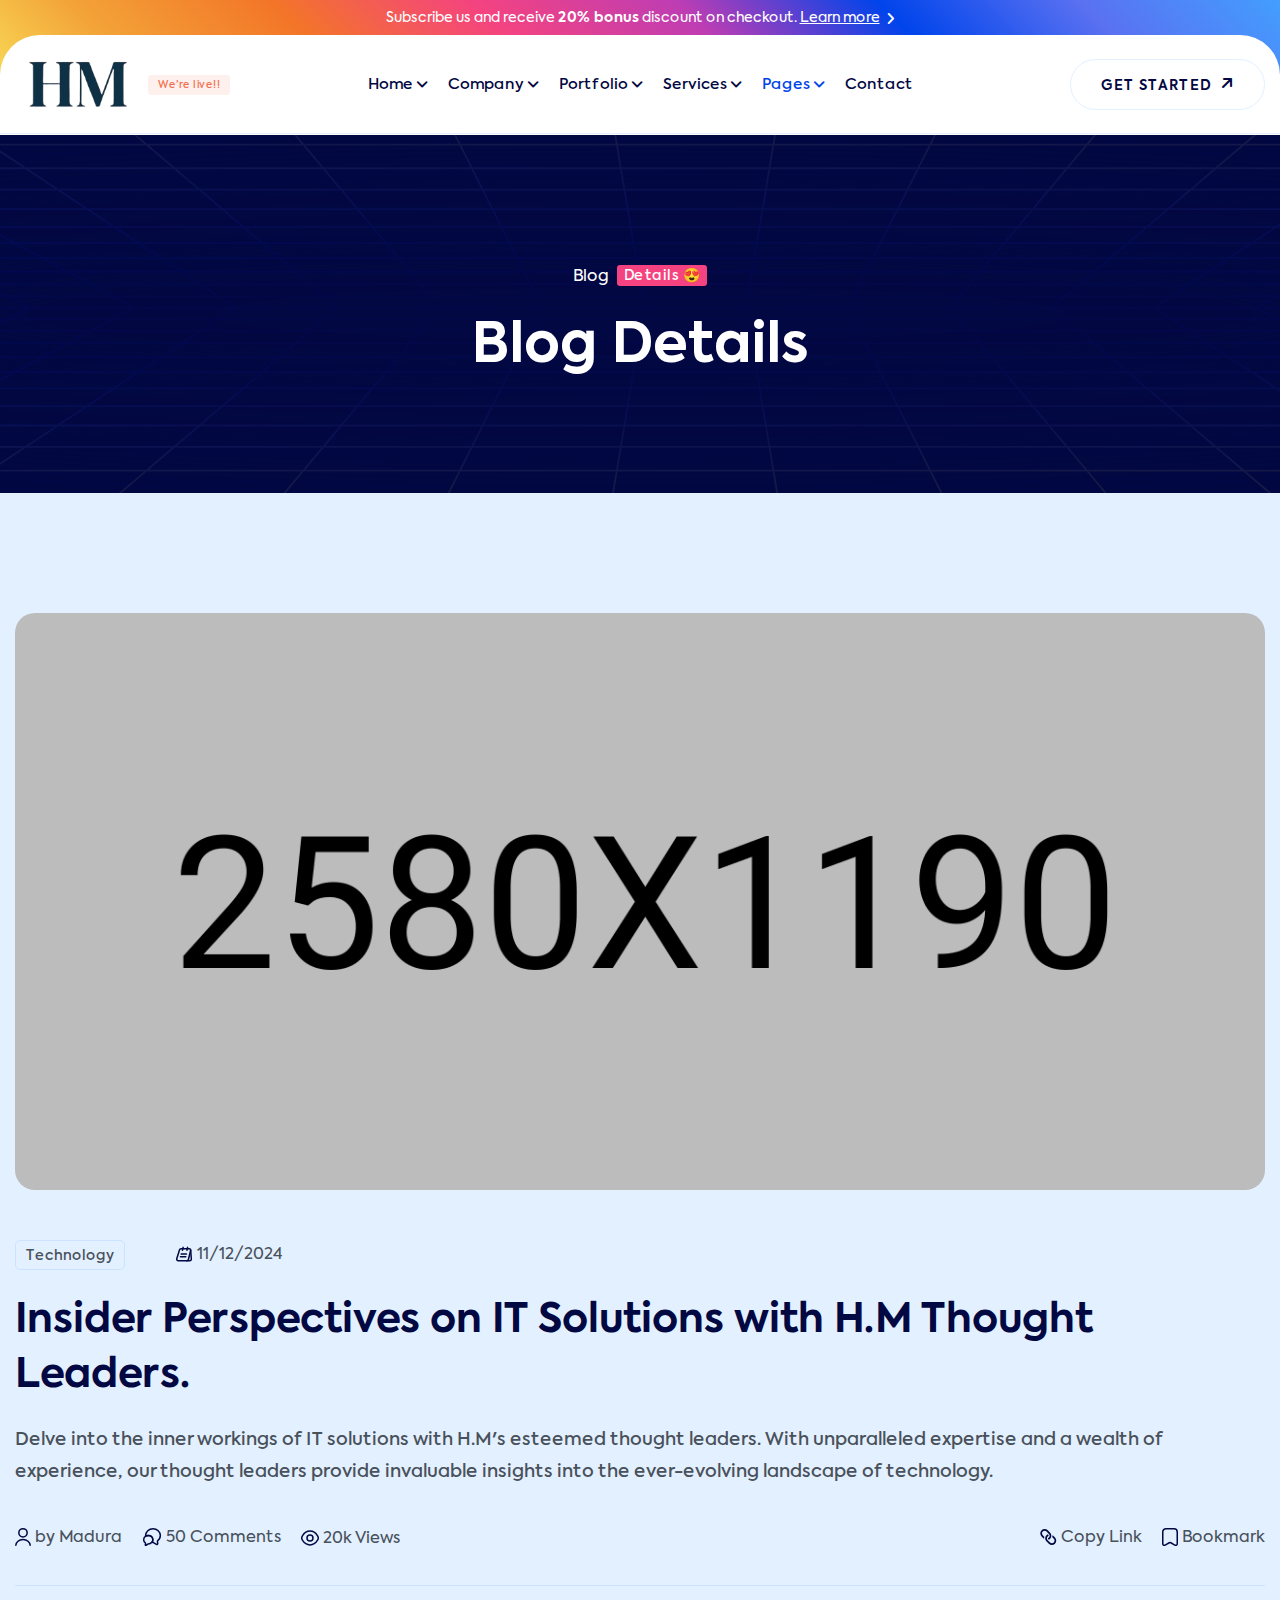
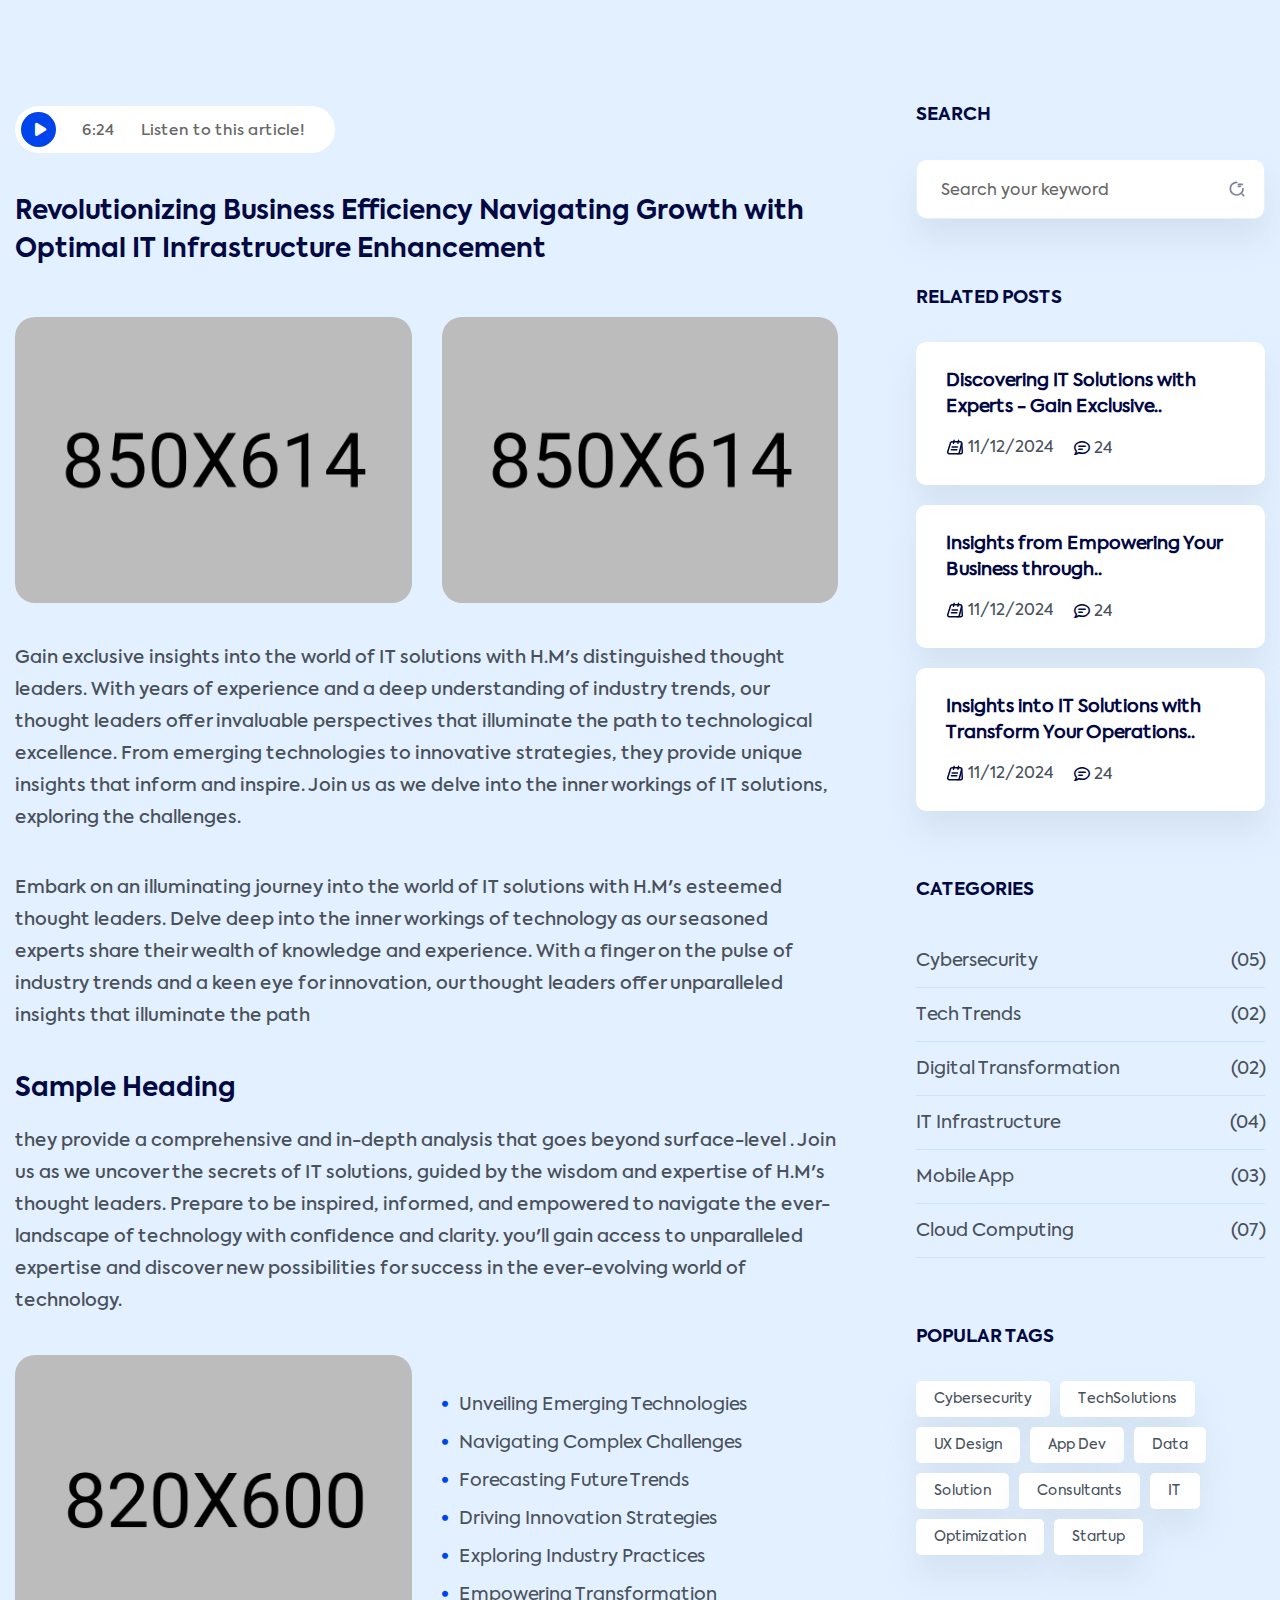
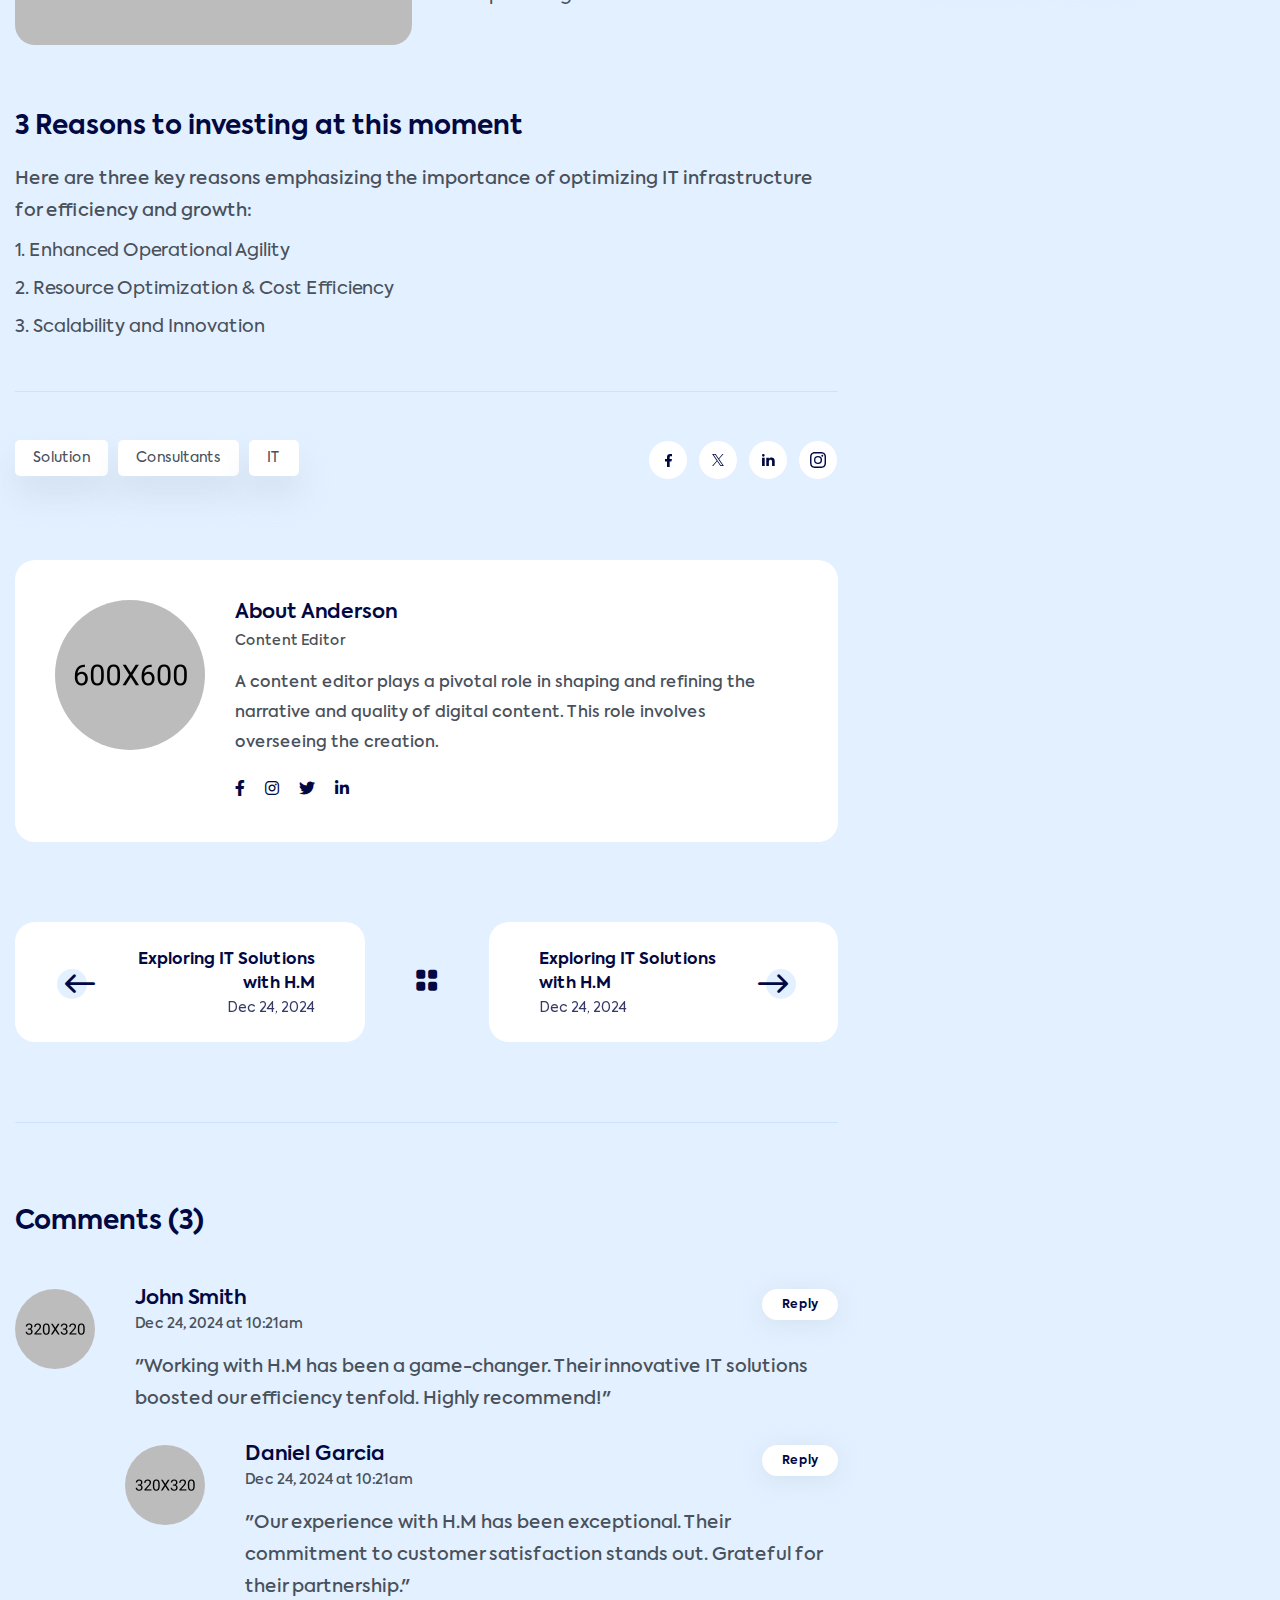
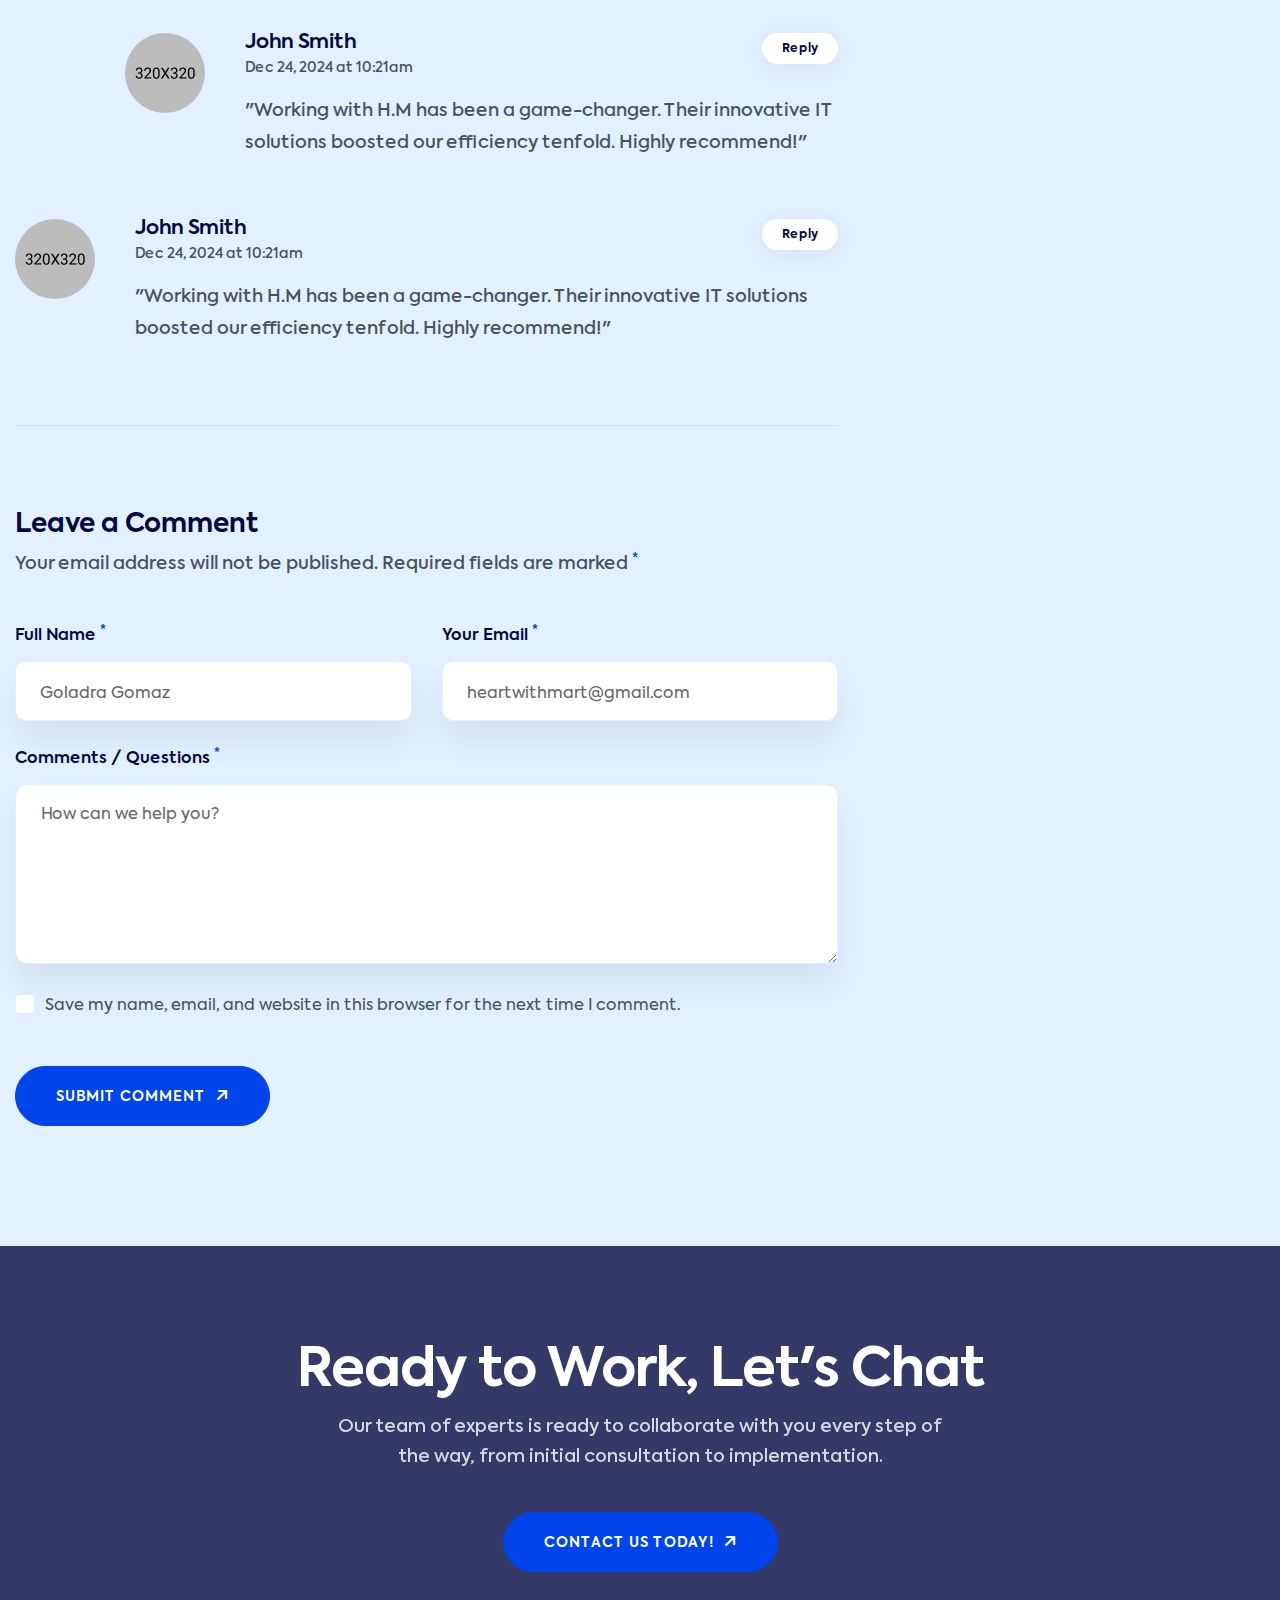
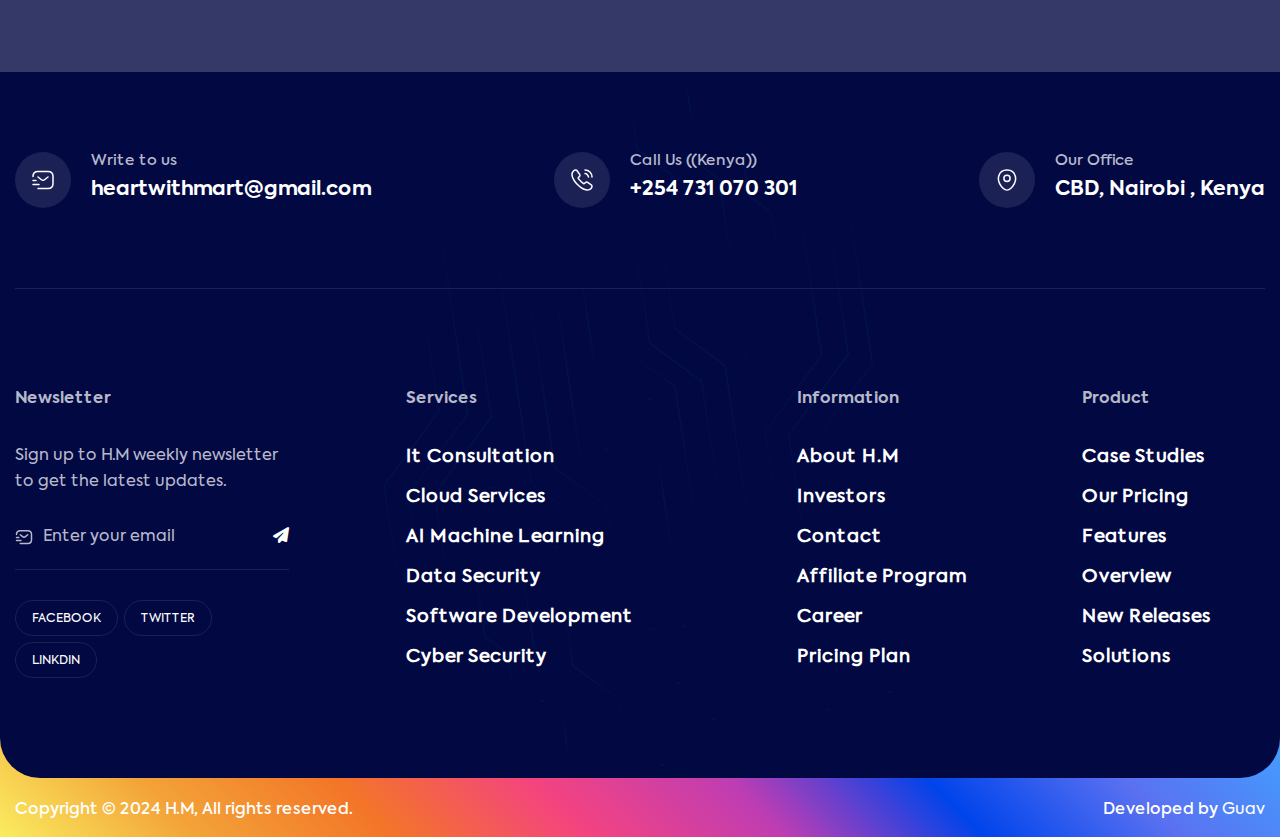
<file: blog_details.html>
<!DOCTYPE html>
<html lang="en">

  <head>
    <meta charset="utf-8" />
    <meta name="viewport" content="width=device-width, initial-scale=1, shrink-to-fit=no" />
    <meta http-equiv="x-ua-compatible" content="ie=edge" />
    <meta name="thumbnail" content="assets/images/H.M_page_thumbnail.webp" />
    <meta name="description" content="H.M – IT Solutions & Technology, Business Consulting, Software Company" />
    <meta name="keywords" content="Bootstrap Site Template" />
    <meta name="author" content="Webrock" />

    <title>
      Blog Details – H.M – IT Solutions & Technology, Business Consulting,
      Software Company
    </title>
    <link rel="shortcut icon" href="assets/images/site_logo/favourite_icon_2.svg" />

    <!-- Fraimwork - CSS Include -->
    <link rel="stylesheet" type="text/css" href="assets/css/bootstrap.min.css" />

    <!-- Icon - CSS Include -->
    <link rel="stylesheet" type="text/css" href="assets/css/fontawesome.css" />

    <!-- Animation - CSS Include -->
    <link rel="stylesheet" type="text/css" href="assets/css/animate.min.css" />

    <!-- Carousel - CSS Include -->
    <link rel="stylesheet" type="text/css" href="assets/css/swiper-bundle.min.css" />

    <!-- Video & Image Popup - CSS Include -->
    <link rel="stylesheet" type="text/css" href="assets/css/magnific-popup.min.css" />

    <!-- Counter - CSS Include -->
    <link rel="stylesheet" type="text/css" href="assets/css/odometer.min.css" />

    <!-- Custom - CSS Include -->
    <link rel="stylesheet" type="text/css" href="assets/css/style.css" />
  </head>

  <body>
    <!-- Body Wrap - Start -->
    <div class="page_wrapper">
      <!-- Preloader - Start -->
      <div id="preloader" class="preloader">
        <div class="loader-circle">
          <div class="loader-line-mask">
            <div class="loader-line"></div>
          </div>
          <div class="loader-logo">
            <img src="assets/images/site_logo/site_logo_2.jpeg"
              alt="Site Logo – H.M – IT Solutions &amp; Technology Site Template" />
          </div>
        </div>
      </div>
      <!-- Preloader - End -->

      <!-- Back To Top - Start -->
      <div class="backtotop">
        <a href="#" class="scroll">
          <i class="fa-solid fa-arrow-up"></i>
        </a>
      </div>
      <!-- Back To Top - End -->

      <!-- Site Header - Start
      ================================================== -->
      <header class="site_header site_header_1">
        <div class="header_top text-center">
          <div class="container">
            <p class="m-0">
              Subscribe us and receive <b>20% bonus</b> discount on checkout.
              <a href="pricing.html"><u>Learn more</u> <i class="fa-solid fa-angle-right"></i></a>
            </p>
          </div>
        </div>
        <div class="header_bottom stricky">
          <div class="container">
            <div class="row align-items-center">
              <div class="col-xl-3 col-lg-2 col-5">
                <div class="site_logo">
                  <a class="site_link" href="index.html">
                    <img src="assets/images/site_logo/site_logo_3.jpeg"
                      alt="Site Logo – H.M – IT Solutions & Technology, Business Consulting, Software Company" />
                  </a>
                  <div class="badge bg-danger-subtle text-danger">
                    We’re live!!
                  </div>
                </div>
              </div>
              <div class="col-xl-6 col-lg-7 col-2">
                <nav class="main_menu navbar navbar-expand-lg">
                  <div class="main_menu_inner collapse navbar-collapse justify-content-lg-center"
                    id="main_menu_dropdown">
                    <ul class="main_menu_list unordered_list justify-content-center">
                      <li class="dropdown">
                        <a class="nav-link" href="#" id="home_submenu" role="button" data-bs-toggle="dropdown"
                          aria-expanded="false">
                          Home
                        </a>
                        <ul class="dropdown-menu" aria-labelledby="home_submenu">
                          <li><a href="index.html">IT Solution</a></li>
                          <li>
                            <a href="index_software_company.html">Software Company</a>
                          </li>
                          <li>
                            <a href="index_business_consulting.html">Business Consulting</a>
                          </li>
                        </ul>
                      </li>
                      <li class="dropdown">
                        <a class="nav-link" href="#" id="company_submenu" role="button" data-bs-toggle="dropdown"
                          aria-expanded="false">
                          Company
                        </a>
                        <div class="dropdown-menu mega_menu_wrapper" aria-labelledby="company_submenu">
                          <div class="container">
                            <div class="row">
                              <div class="col-lg-9">
                                <div class="megamenu_pages_wrapper mb-5">
                                  <div class="row">
                                    <div class="col-lg-3 col-md-6">
                                      <a class="iconbox_block_2" href="about.html">
                                        <span class="icon_title_wrap">
                                          <small class="iconbox_icon">
                                            <img src="assets/images/icons/icon_wifi.svg" alt="Wifi SVG Icon" />
                                          </small>
                                          <small class="iconbox_title">About Us</small>
                                        </span>
                                        <span class="description mb-0">
                                          Learn more about H.M
                                        </span>
                                      </a>
                                    </div>
                                    <div class="col-lg-3 col-md-6">
                                      <a class="iconbox_block_2" href="pricing.html">
                                        <span class="icon_title_wrap">
                                          <small class="iconbox_icon">
                                            <img src="assets/images/icons/icon_dollar_2.svg" alt="Dollar SVG Icon" />
                                          </small>
                                          <small class="iconbox_title">Our Pricing</small>
                                        </span>
                                        <span class="description mb-0">
                                          Streamlined Pricing
                                        </span>
                                      </a>
                                    </div>
                                    <div class="col-lg-3 col-md-6">
                                      <a class="iconbox_block_2" href="portfolio.html">
                                        <span class="icon_title_wrap">
                                          <small class="iconbox_icon">
                                            <img src="assets/images/icons/icon_chart.svg" alt="Chart SVG Icon" />
                                          </small>
                                          <small class="iconbox_title">Portfolio</small>
                                        </span>
                                        <span class="description mb-0">
                                          Explore our all overview
                                        </span>
                                      </a>
                                    </div>
                                    <div class="col-lg-3 col-md-6">
                                      <a class="iconbox_block_2" href="portfolio_details.html">
                                        <span class="icon_title_wrap">
                                          <small class="iconbox_icon">
                                            <img src="assets/images/icons/icon_tag_2.svg" alt="Event Tag SVG Icon" />
                                          </small>
                                          <small class="iconbox_title">Portfolio Details</small>
                                        </span>
                                        <span class="description mb-0">
                                          Explore our work overview
                                        </span>
                                      </a>
                                    </div>
                                    <div class="col-lg-3 col-md-6">
                                      <a class="iconbox_block_2" href="team.html">
                                        <span class="icon_title_wrap">
                                          <small class="iconbox_icon">
                                            <img src="assets/images/icons/icon_user_2.svg" alt="User Check SVG Icon" />
                                          </small>
                                          <small class="iconbox_title">Team</small>
                                        </span>
                                        <span class="description mb-0">
                                          We are friendly Join our team
                                        </span>
                                      </a>
                                    </div>
                                    <div class="col-lg-3 col-md-6">
                                      <a class="iconbox_block_2" href="team_details.html">
                                        <span class="icon_title_wrap">
                                          <small class="iconbox_icon">
                                            <img src="assets/images/icons/icon_users.svg" alt="Users SVG Icon" />
                                          </small>
                                          <small class="iconbox_title">Team Details</small>
                                        </span>
                                        <span class="description mb-0">
                                          We are friendly Join our team
                                        </span>
                                      </a>
                                    </div>
                                    <div class="col-lg-3 col-md-6">
                                      <a class="iconbox_block_2" href="service.html">
                                        <span class="icon_title_wrap">
                                          <small class="iconbox_icon">
                                            <img src="assets/images/icons/icon_pen.svg" alt="Pen SVG Icon" />
                                          </small>
                                          <small class="iconbox_title">Services</small>
                                        </span>
                                        <small class="description mb-0">
                                          Happy to help you!
                                        </small>
                                      </a>
                                    </div>
                                    <div class="col-lg-3 col-md-6">
                                      <a class="iconbox_block_2" href="service_details.html">
                                        <span class="icon_title_wrap">
                                          <small class="iconbox_icon">
                                            <img src="assets/images/icons/icon_pen.svg" alt="Pen SVG Icon" />
                                          </small>
                                          <small class="iconbox_title">Service Details</small>
                                        </span>
                                        <small class="description mb-0">
                                          Happy to help you!
                                        </small>
                                      </a>
                                    </div>
                                  </div>
                                </div>
                                <ul class="btns_group p-0 unordered_list justify-content-start">
                                  <li>
                                    <a class="btn btn-primary" href="contact.html">
                                      <span class="btn_label" data-text="Free Consultation">Free Consultation</span>
                                      <span class="btn_icon">
                                        <i class="fa-solid fa-arrow-up-right"></i>
                                      </span>
                                    </a>
                                  </li>
                                  <li>
                                    <div class="review_short_info_2">
                                      <div class="review_admin_logo">
                                        <img src="assets/images/clients/client_logo_9.webp" alt="Client Logo" />
                                      </div>
                                      <div class="review_info_content">
                                        <ul class="rating_block unordered_list">
                                          <li>
                                            <i class="fa-solid fa-star fa-fw"></i>
                                          </li>
                                          <li>
                                            <i class="fa-solid fa-star fa-fw"></i>
                                          </li>
                                          <li>
                                            <i class="fa-solid fa-star fa-fw"></i>
                                          </li>
                                          <li>
                                            <i class="fa-solid fa-star fa-fw"></i>
                                          </li>
                                          <li>
                                            <i class="fa-solid fa-star fa-fw"></i>
                                          </li>
                                        </ul>
                                        <div class="review_counter">
                                          From <b>200+</b> reviews
                                        </div>
                                      </div>
                                    </div>
                                  </li>
                                  <li>
                                    <div class="review_short_info_2">
                                      <div class="review_admin_logo">
                                        <img src="assets/images/clients/client_logo_10.webp" alt="Client Logo" />
                                      </div>
                                      <div class="review_info_content">
                                        <ul class="rating_block unordered_list">
                                          <li>
                                            <i class="fa-solid fa-star fa-fw"></i>
                                          </li>
                                          <li>
                                            <i class="fa-solid fa-star fa-fw"></i>
                                          </li>
                                          <li>
                                            <i class="fa-solid fa-star fa-fw"></i>
                                          </li>
                                          <li>
                                            <i class="fa-solid fa-star fa-fw"></i>
                                          </li>
                                          <li>
                                            <i class="fa-solid fa-star fa-fw"></i>
                                          </li>
                                        </ul>
                                        <div class="review_counter">
                                          From <b>200+</b> reviews
                                        </div>
                                      </div>
                                    </div>
                                  </li>
                                </ul>
                              </div>
                              <div class="col-lg-3">
                                <div class="site_author bg-primary">
                                  <div class="author_box">
                                    <div class="author_image bg-light">
                                      <img src="assets/images/avatar/avatar_7.webp" alt="Site Author Image" />
                                    </div>
                                    <div class="author_box_content">
                                      <h3 class="author_name text-white">
                                        Martha Wambeo
                                      </h3>
                                      <span class="author_designation text-white">CEO & Founder At H.M</span>
                                    </div>
                                    <div class="quote_icon">
                                      <img src="assets/images/icons/icon_quote.svg" alt="Quote Icon" />
                                    </div>
                                  </div>
                                  <p class="mb-0 text-white">
                                    As a CEO & Founder At H.M I have been voice
                                    crying in the wilderness, trying to make
                                    requirements clear, use every minute to
                                    deliver the result, and not reinvent the
                                    wheel. Here at H.M, I made that possible for
                                    the clients.
                                  </p>
                                </div>
                              </div>
                            </div>
                          </div>
                        </div>
                      </li>
                      <li class="dropdown">
                        <a class="nav-link" href="#" id="portfolio_submenu" role="button" data-bs-toggle="dropdown"
                          aria-expanded="false">
                          Portfolio
                        </a>
                        <ul class="dropdown-menu" aria-labelledby="portfolio_submenu">
                          <li><a href="portfolio.html">Portfolio</a></li>
                          <li>
                            <a href="portfolio_details.html">Portfolio Details</a>
                          </li>
                        </ul>
                      </li>
                      <li class="dropdown">
                        <a class="nav-link" href="#" id="services_submenu" role="button" data-bs-toggle="dropdown"
                          aria-expanded="false">
                          Services
                        </a>
                        <div class="dropdown-menu mega_menu_wrapper p-0" aria-labelledby="services_submenu">
                          <div class="container">
                            <div class="row justify-content-lg-between">
                              <div class="col-lg-8">
                                <div class="row">
                                  <div class="col-lg-4">
                                    <div class="megamenu_widget">
                                      <h3 class="megamenu_info_title">
                                        Services
                                      </h3>
                                      <ul class="icon_list unordered_list_block">
                                        <li>
                                          <a href="service_details.html">
                                            <span class="icon_list_text">
                                              IT Management Services
                                            </span>
                                          </a>
                                        </li>
                                        <li>
                                          <a href="service_details.html">
                                            <span class="icon_list_text">
                                              Data Tracking Security
                                            </span>
                                          </a>
                                        </li>
                                        <li>
                                          <a href="service_details.html">
                                            <span class="icon_list_text">
                                              Website Development
                                            </span>
                                          </a>
                                        </li>
                                        <li>
                                          <a href="service_details.html">
                                            <span class="icon_list_text">
                                              CRM Solutions and Design
                                            </span>
                                          </a>
                                        </li>
                                        <li>
                                          <a href="service_details.html">
                                            <span class="icon_list_text">
                                              UI/UX Design Services
                                            </span>
                                          </a>
                                        </li>
                                        <li>
                                          <a href="service_details.html">
                                            <span class="icon_list_text">
                                              Technology Solution
                                            </span>
                                          </a>
                                        </li>
                                        <li>
                                          <a href="service_details.html">
                                            <span class="icon_list_text">
                                              Software Development
                                            </span>
                                          </a>
                                        </li>

                                        <!-- Added Services -->
                                        <li>
                                          <a href="service_details.html">
                                            <span class="icon_list_text">
                                              Cyber Security - Network Security
                                            </span>
                                          </a>
                                        </li>
                                        <li>
                                          <a href="service_details.html">
                                            <span class="icon_list_text">
                                              Data Analytics
                                            </span>
                                          </a>
                                        </li>
                                        <li>
                                          <a href="service_details.html">
                                            <span class="icon_list_text">
                                              Digital Strategy and Consulting
                                            </span>
                                          </a>
                                        </li>
                                        <li>
                                          <a href="service_details.html">
                                            <span class="icon_list_text">
                                              Digital Sales and Marketing
                                            </span>
                                          </a>
                                        </li>
                                        <li>
                                          <a href="service_details.html">
                                            <span class="icon_list_text">
                                              E-mail Marketing
                                            </span>
                                          </a>
                                        </li>
                                        <li>
                                          <a href="service_details.html">
                                            <span class="icon_list_text">
                                              Brand Management
                                            </span>
                                          </a>
                                        </li>
                                        <li>
                                          <a href="service_details.html">
                                            <span class="icon_list_text">
                                              Reputation Management
                                            </span>
                                          </a>
                                        </li>
                                        <li>
                                          <a href="service_details.html">
                                            <span class="icon_list_text">
                                              Social Media Management
                                            </span>
                                          </a>
                                        </li>
                                        <li>
                                          <a href="service_details.html">
                                            <span class="icon_list_text">
                                              Graphic Design
                                            </span>
                                          </a>
                                        </li>

                                        <div class="col-lg-4">
                                          <div class="megamenu_widget">
                                            <h3 class="megamenu_info_title">
                                              Our Fields
                                            </h3>
                                            <ul class="icon_list unordered_list_block">
                                              <li>
                                                <a href="fields.html">
                                                  <span class="icon_list_text">
                                                    Healthcare
                                                  </span>
                                                </a>
                                              </li>
                                              <li>
                                                <a href="fields.html">
                                                  <span class="icon_list_text">
                                                    Banks
                                                  </span>
                                                </a>
                                              </li>
                                              <li>
                                                <a href="fields.html">
                                                  <span class="icon_list_text">
                                                    Logistics
                                                  </span>
                                                </a>
                                              </li>
                                              <li>
                                                <a href="fields.html">
                                                  <span class="icon_list_text">
                                                    Supermarkets
                                                  </span>
                                                </a>
                                              </li>
                                              <li>
                                                <a href="fields.html">
                                                  <span class="icon_list_text">
                                                    Industries
                                                  </span>
                                                </a>
                                              </li>
                                              <li>
                                                <a href="fields.html">
                                                  <span class="icon_list_text">
                                                    Hotels
                                                  </span>
                                                </a>
                                              </li>
                                              <li>
                                                <a href="fields.html">
                                                  <span class="icon_list_text">
                                                    Fintech
                                                  </span>
                                                </a>
                                              </li>
                                            </ul>
                                          </div>
                                        </div>
                                        <div class="col-lg-4">
                                          <div class="megamenu_widget">
                                            <h3 class="megamenu_info_title">
                                              Product
                                            </h3>
                                            <ul class="icon_list unordered_list_block">
                                              <li>
                                                <a href="portfolio.html">
                                                  <span class="icon_list_text">
                                                    Case Studies
                                                  </span>
                                                </a>
                                              </li>
                                              <li>
                                                <a href="pricing.html">
                                                  <span class="icon_list_text">
                                                    Our Pricing
                                                  </span>
                                                </a>
                                              </li>
                                              <li>
                                                <a href="service.html">
                                                  <span class="icon_list_text">
                                                    Features
                                                  </span>
                                                </a>
                                              </li>
                                              <li>
                                                <a href="about.html">
                                                  <span class="icon_list_text">
                                                    Overview
                                                  </span>
                                                </a>
                                              </li>
                                              <li>
                                                <a href="#!">
                                                  <span class="icon_list_text">
                                                    New Releases
                                                  </span>
                                                </a>
                                              </li>
                                              <li>
                                                <a href="service.html">
                                                  <span class="icon_list_text">
                                                    Solutions
                                                  </span>
                                                </a>
                                              </li>
                                            </ul>
                                          </div>
                                        </div>
                                    </div>
                                    <div class="social_area">
                                      <ul class="social_icons_block unordered_list" data-text="Follow Us:">
                                        <li>
                                          <a href="#!">
                                            <i class="fa-brands fa-facebook-f"></i>
                                          </a>
                                        </li>
                                        <li>
                                          <a href="#!">
                                            <i class="fa-brands fa-twitter"></i>
                                          </a>
                                        </li>
                                        <li>
                                          <a href="#!">
                                            <i class="fa-brands fa-linkedin-in"></i>
                                          </a>
                                        </li>
                                        <li>
                                          <a href="#!">
                                            <i class="fa-brands fa-dribbble"></i>
                                          </a>
                                        </li>
                                      </ul>
                                      <p class="career_link m-0">
                                        Looking for the ultimate consultancy?
                                        <a href="#!">We’re live!!</a>
                                      </p>
                                    </div>
                                  </div>
                                  <div class="col-lg-3">
                                    <div class="megamenu_case bg-primary">
                                      <h3>Computer Software</h3>
                                      <h4>Astarte Medical</h4>
                                      <img src="assets/images/case/case_image_4.webp" alt="Case Image" />
                                      <a class="btn" href="portfolio.html">
                                        <span class="btn_label" data-text="Read Case">Read Case</span>
                                        <span class="btn_icon">
                                          <i class="fa-solid fa-arrow-up-right"></i>
                                        </span>
                                      </a>
                                    </div>
                                  </div>
                                </div>
                              </div>
                            </div>
                      </li>
                      <li class="dropdown active">
                        <a class="nav-link" href="#" id="pages_submenu" role="button" data-bs-toggle="dropdown"
                          aria-expanded="false">
                          Pages
                        </a>
                        <ul class="dropdown-menu" aria-labelledby="pages_submenu">
                          <li><a href="about.html">About Us</a></li>
                          <li class="dropdown active">
                            <a class="nav-link" href="#" id="blog_submenu" role="button" data-bs-toggle="dropdown"
                              aria-expanded="false">
                              Blogs
                            </a>
                            <ul class="dropdown-menu" aria-labelledby="blog_submenu">
                              <li><a href="blog.html">Our Blogs</a></li>
                              <li class="active">
                                <a href="blog_details.html">Blog Details</a>
                              </li>
                            </ul>
                          </li>
                          <li><a href="contact.html">Help Center</a></li>
                          <li>
                            <a href="#!">Careers
                              <small class="badge bg-danger-subtle text-danger">We’re live!!</small></a>
                          </li>
                        </ul>
                      </li>
                      <li><a href="contact.html">Contact</a></li>
                    </ul>
                  </div>
                </nav>
              </div>
              <div class="col-xl-3 col-lg-3 col-5">
                <ul class="header_btns_group unordered_list justify-content-end">
                  <li>
                    <!-- Mobile Menu Button -->
                    <button class="mobile_menu_btn navbar-toggler" type="button" data-bs-toggle="collapse"
                      data-bs-target="#main_menu_dropdown" aria-expanded="false" aria-label="Toggle navigation">
                      <i class="far fa-bars"></i>
                    </button>

                    <!-- Collapsible Mobile Menu -->
                    <div class="collapse navbar-collapse" id="main_menu_dropdown">
                      <ul class="navbar-nav main_menu_list unordered_list justify-content-center">
                        <!-- Home Dropdown Menu -->
                        <li class="nav-item dropdown active">
                          <a class="nav-link" href="#" id="home_submenu" role="button" data-bs-toggle="dropdown"
                            aria-expanded="false">
                            Home
                          </a>
                          <ul class="dropdown-menu" aria-labelledby="home_submenu">
                            <li class="active">
                              <a class="dropdown-item" href="index.html">IT Solution</a>
                            </li>
                            <li>
                              <a class="dropdown-item" href="index_software_company.html">Software Company</a>
                            </li>
                            <li>
                              <a class="dropdown-item" href="index_business_consulting.html">Business Consulting</a>
                            </li>
                          </ul>
                        </li>
                        <!-- Other Menu Items -->
                        <li class="nav-item">
                          <a class="nav-link" href="about.html">About Us</a>
                        </li>
                        <li class="nav-item">
                          <a class="nav-link" href="pricing.html">Our Pricing</a>
                        </li>
                        <li class="nav-item">
                          <a class="nav-link" href="portfolio.html">Portfolio</a>
                        </li>
                        <li class="nav-item">
                          <a class="nav-link" href="portfolio_details.html">Portfolio Details</a>
                        </li>
                        <li class="nav-item">
                          <a class="nav-link" href="team.html">Team</a>
                        </li>
                        <li class="nav-item">
                          <a class="nav-link" href="team_details.html">Team Details</a>
                        </li>
                        <li class="nav-item">
                          <a class="nav-link" href="service.html">Services</a>
                        </li>
                        <li class="nav-item">
                          <a class="nav-link" href="service_details.html">Service Details</a>
                        </li>
                        <li class="nav-item">
                          <a class="nav-link" href="blog.html">Blog</a>
                        </li>
                        <li class="nav-item">
                          <a class="nav-link" href="blog_details.html">Blog Details</a>
                        </li>
                        <li class="nav-item">
                          <a class="nav-link" href="contact.html">Contact Us</a>
                        </li>
                        <li class="nav-item">
                          <a class="nav-link" href="fields.html">Fields</a>
                        </li>
                      </ul>
                    </div>

                    <!-- Custom CSS -->
                    <style>
                      .mobile_menu_btn {
                        border: none;
                        background-color: transparent;
                        padding: 10px;
                      }

                      .navbar-toggler-icon {
                        font-size: 1.5rem;
                        color: #333;
                      }

                      .navbar-nav .nav-link {
                        color: #333;
                        padding: 10px 15px;
                        text-align: center;
                      }

                      .navbar-nav .dropdown-menu {
                        background-color: #f8f9fa;
                        border-radius: 0.25rem;
                        box-shadow: 0 0.125rem 0.25rem rgba(0, 0, 0, 0.075);
                      }

                      .navbar-nav .dropdown-item {
                        color: #333;
                        padding: 10px 20px;
                      }

                      .navbar-nav .dropdown-item:hover {
                        background-color: #e9ecef;
                      }
                    </style>

                    <!-- Bootstrap JS and Popper.js (inline) -->
                    <script src="https://cdn.jsdelivr.net/npm/@popperjs/core@2.11.7/dist/umd/popper.min.js"></script>
                    <script src="https://cdn.jsdelivr.net/npm/bootstrap@5.3.0/dist/js/bootstrap.min.js"></script>

                  </li>
                  <li>
                    <a class="btn btn-outline-light" href="pricing.html">
                      <span class="btn_label" data-text="Get Started">Get Started</span>
                      <span class="btn_icon">
                        <i class="fa-solid fa-arrow-up-right"></i>
                      </span>
                    </a>
                  </li>
                </ul>
              </div>
            </div>
          </div>
        </div>
      </header>
      <!-- Site Header - End
      ================================================== -->

      <!-- Main Body - Start
      ================================================== -->
      <main class="page_content">
        <!-- Page Banner Section - Start
        ================================================== -->
        <section class="page_banner_section text-center"
          style="background-image: url('assets/images/shapes/bg_pattern_4.svg')">
          <div class="container">
            <div class="heading_focus_text text-white">
              Blog
              <span class="badge bg-secondary">Details 😍</span>
            </div>
            <h1 class="page_title mb-0 text-white">Blog Details</h1>
          </div>
        </section>
        <!-- Page Banner Section - End
        ================================================== -->

        <!-- Blog Details Section - Start
        ================================================== -->
        <section class="blog_details_section section_space bg-light">
          <div class="container">
            <div class="details_item_image">
              <img src="assets/images/blog/blog_post_image_8.webp" alt="H.M - Blog Image" />
            </div>
            <div class="post_meta_wrap mb-4">
              <ul class="category_btns_group unordered_list">
                <li><a href="#!">Technology</a></li>
              </ul>
              <ul class="post_meta unordered_list">
                <li>
                  <a href="#!">
                    <img src="assets/images/icons/icon_calendar.svg" alt="Icon Calendar" />
                    11/12/2024
                  </a>
                </li>
              </ul>
            </div>
            <h2 class="details_item_title">
              Insider Perspectives on IT Solutions with H.M Thought Leaders.
            </h2>
            <p>
              Delve into the inner workings of IT solutions with H.M's esteemed
              thought leaders. With unparalleled expertise and a wealth of
              experience, our thought leaders provide invaluable insights into
              the ever-evolving landscape of technology.
            </p>
            <div class="row align-items-center">
              <div class="col-md-6">
                <ul class="post_meta unordered_list">
                  <li>
                    <a href="#!">
                      <img src="assets/images/icons/icon_user.svg" alt="Icon User" />
                      by Madura
                    </a>
                  </li>
                  <li>
                    <a href="#!">
                      <img src="assets/images/icons/icon_chat.svg" alt="Icon Chat" />
                      50 Comments
                    </a>
                  </li>
                  <li>
                    <a href="#!">
                      <img src="assets/images/icons/icon_eye.svg" alt="Icon Eye" />
                      20k Views
                    </a>
                  </li>
                </ul>
              </div>
              <div class="col-md-6">
                <ul class="post_meta unordered_list justify-content-md-end">
                  <li>
                    <a href="#!">
                      <img src="assets/images/icons/icon_link.svg" alt="Icon Link" />
                      Copy Link
                    </a>
                  </li>
                  <li>
                    <a href="#!">
                      <img src="assets/images/icons/icon_bookmark.svg" alt="Bookmark Chat" />
                      Bookmark
                    </a>
                  </li>
                </ul>
              </div>
            </div>
            <hr class="mb-0" />
            <div class="section_space pb-0">
              <div class="row">
                <div class="col-lg-8">
                  <div class="blog_details_audio">
                    <button class="audio_play_btn" type="button">
                      <i class="fa-solid fa-play"></i>
                      <span>6:24</span>
                      <span>Listen to this article!</span>
                    </button>
                  </div>
                  <h3 class="details_item_info_title mb-5">
                    Revolutionizing Business Efficiency Navigating Growth with
                    Optimal IT Infrastructure Enhancement
                  </h3>
                  <div class="row mb-4">
                    <div class="col-md-6 col-sm-6">
                      <div class="details_item_image m-0">
                        <img src="assets/images/blog/blog_post_image_9.webp" alt="H.M - Blog Image" />
                      </div>
                    </div>
                    <div class="col-md-6 col-sm-6">
                      <div class="details_item_image m-0">
                        <img src="assets/images/blog/blog_post_image_10.webp" alt="H.M - Blog Image" />
                      </div>
                    </div>
                  </div>
                  <p>
                    Gain exclusive insights into the world of IT solutions with
                    H.M's distinguished thought leaders. With years of
                    experience and a deep understanding of industry trends, our
                    thought leaders offer invaluable perspectives that
                    illuminate the path to technological excellence. From
                    emerging technologies to innovative strategies, they provide
                    unique insights that inform and inspire. Join us as we delve
                    into the inner workings of IT solutions, exploring the
                    challenges.
                  </p>
                  <p>
                    Embark on an illuminating journey into the world of IT
                    solutions with H.M's esteemed thought leaders. Delve deep
                    into the inner workings of technology as our seasoned
                    experts share their wealth of knowledge and experience. With
                    a finger on the pulse of industry trends and a keen eye for
                    innovation, our thought leaders offer unparalleled insights
                    that illuminate the path
                  </p>

                  <h3 class="details_item_info_title">Sample Heading</h3>
                  <p>
                    they provide a comprehensive and in-depth analysis that goes
                    beyond surface-level . Join us as we uncover the secrets of
                    IT solutions, guided by the wisdom and expertise of H.M's
                    thought leaders. Prepare to be inspired, informed, and
                    empowered to navigate the ever- landscape of technology with
                    confidence and clarity. you'll gain access to unparalleled
                    expertise and discover new possibilities for success in the
                    ever-evolving world of technology.
                  </p>
                  <div class="row align-items-center mb-5">
                    <div class="col-md-6">
                      <div class="details_item_image m-0">
                        <img src="assets/images/blog/blog_post_image_11.webp" alt="H.M - Blog Image" />
                      </div>
                    </div>
                    <div class="col-md-6">
                      <ul class="icon_list unordered_list_block">
                        <li>
                          <span class="icon_list_icon">
                            <i class="fa-solid fa-circle fa-fw"></i>
                          </span>
                          <span class="icon_list_text">
                            Unveiling Emerging Technologies
                          </span>
                        </li>
                        <li>
                          <span class="icon_list_icon">
                            <i class="fa-solid fa-circle fa-fw"></i>
                          </span>
                          <span class="icon_list_text">
                            Navigating Complex Challenges
                          </span>
                        </li>
                        <li>
                          <span class="icon_list_icon">
                            <i class="fa-solid fa-circle fa-fw"></i>
                          </span>
                          <span class="icon_list_text">
                            Forecasting Future Trends
                          </span>
                        </li>
                        <li>
                          <span class="icon_list_icon">
                            <i class="fa-solid fa-circle fa-fw"></i>
                          </span>
                          <span class="icon_list_text">
                            Driving Innovation Strategies
                          </span>
                        </li>
                        <li>
                          <span class="icon_list_icon">
                            <i class="fa-solid fa-circle fa-fw"></i>
                          </span>
                          <span class="icon_list_text">
                            Exploring Industry Practices
                          </span>
                        </li>
                        <li>
                          <span class="icon_list_icon">
                            <i class="fa-solid fa-circle fa-fw"></i>
                          </span>
                          <span class="icon_list_text">
                            Empowering Transformation
                          </span>
                        </li>
                      </ul>
                    </div>
                  </div>
                  <h3 class="details_item_info_title">
                    3 Reasons to investing at this moment
                  </h3>
                  <p class="mb-2">
                    Here are three key reasons emphasizing the importance of
                    optimizing IT infrastructure for efficiency and growth:
                  </p>
                  <ul class="icon_list unordered_list_block mb-5">
                    <li>
                      <span class="icon_list_text">
                        1. Enhanced Operational Agility
                      </span>
                    </li>
                    <li>
                      <span class="icon_list_text">
                        2. Resource Optimization & Cost Efficiency
                      </span>
                    </li>
                    <li>
                      <span class="icon_list_text">
                        3. Scalability and Innovation
                      </span>
                    </li>
                  </ul>
                  <hr class="mt-0 mb-5" />
                  <div class="row">
                    <div class="col-md-6">
                      <ul class="tags_list unordered_list">
                        <li><a href="#!">Solution</a></li>
                        <li><a href="#!">Consultants</a></li>
                        <li><a href="#!">IT</a></li>
                      </ul>
                    </div>
                    <div class="col-md-6">
                      <div class="post_share_link">
                        <ul class="social_icons_block unordered_list justify-content-md-end">
                          <li>
                            <a class="rounded-circle" href="#!">
                              <img src="assets/images/icons/icon_facebook.svg" alt="Icon Facebook" />
                            </a>
                          </li>
                          <li>
                            <a class="rounded-circle" href="#!">
                              <img src="assets/images/icons/icon_twitter_x.svg" alt="Icon Twitter X" />
                            </a>
                          </li>
                          <li>
                            <a class="rounded-circle" href="#!">
                              <img src="assets/images/icons/icon_linkedin.svg" alt="Icon Linkedin" />
                            </a>
                          </li>
                          <li>
                            <a class="rounded-circle" href="#!">
                              <img src="assets/images/icons/icon_instagram.svg" alt="Icon Instagram" />
                            </a>
                          </li>
                        </ul>
                      </div>
                    </div>
                  </div>

                  <div class="post_author_box">
                    <div class="author_image">
                      <img src="assets/images/avatar/avatar_8.webp" alt="H.M - Blog Author Image" />
                    </div>
                    <div class="author_content">
                      <h3 class="author_name">About Anderson</h3>
                      <h4 class="author_designation">Content Editor</h4>
                      <p>
                        A content editor plays a pivotal role in shaping and
                        refining the narrative and quality of digital content.
                        This role involves overseeing the creation.
                      </p>
                      <ul class="author_social_icons unordered_list">
                        <li>
                          <a class="rounded-circle" href="#!">
                            <i class="fa-brands fa-facebook-f"></i>
                          </a>
                        </li>
                        <li>
                          <a class="rounded-circle" href="#!">
                            <i class="fa-brands fa-instagram"></i>
                          </a>
                        </li>
                        <li>
                          <a class="rounded-circle" href="#!">
                            <i class="fa-brands fa-twitter"></i>
                          </a>
                        </li>
                        <li>
                          <a class="rounded-circle" href="#!">
                            <i class="fa-brands fa-linkedin-in"></i>
                          </a>
                        </li>
                      </ul>
                    </div>
                  </div>

                  <div class="other_posts_nav">
                    <a href="#!">
                      <i class="fa-regular fa-arrow-left-long"></i>
                      <span>
                        <strong>Exploring IT Solutions with H.M</strong>
                        <small>Dec 24, 2024</small>
                      </span>
                    </a>
                    <a href="blog.html">
                      <i class="fa-solid fa-grid-2"></i>
                    </a>
                    <a href="#!">
                      <span>
                        <strong>Exploring IT Solutions with H.M</strong>
                        <small>Dec 24, 2024</small>
                      </span>
                      <i class="fa-regular fa-arrow-right-long"></i>
                    </a>
                  </div>

                  <hr class="m-0" />

                  <div class="comment_area">
                    <h3 class="details_item_info_title mb-5">Comments (3)</h3>
                    <ul class="comments_list unordered_list_block">
                      <li>
                        <div class="comment_item">
                          <div class="comment_author_thumbnail">
                            <img src="assets/images/avatar/avatar_9.webp" alt="H.M - Comment Author Avatar" />
                          </div>
                          <div class="comment_author_content">
                            <h4 class="comment_author_name">John Smith</h4>
                            <div class="comment_time">
                              Dec 24, 2024 at 10:21am
                            </div>
                            <p class="mb-0">
                              "Working with H.M has been a game-changer. Their
                              innovative IT solutions boosted our efficiency
                              tenfold. Highly recommend!"
                            </p>
                            <a class="comment_reply_btn" href="#!">Reply</a>
                          </div>
                        </div>
                        <ul class="comments_list unordered_list_block">
                          <li>
                            <div class="comment_item">
                              <div class="comment_author_thumbnail">
                                <img src="assets/images/avatar/avatar_10.webp" alt="H.M - Comment Author Avatar" />
                              </div>
                              <div class="comment_author_content">
                                <h4 class="comment_author_name">
                                  Daniel Garcia
                                </h4>
                                <div class="comment_time">
                                  Dec 24, 2024 at 10:21am
                                </div>
                                <p class="mb-0">
                                  "Our experience with H.M has been exceptional.
                                  Their commitment to customer satisfaction
                                  stands out. Grateful for their partnership."
                                </p>
                                <a class="comment_reply_btn" href="#!">Reply</a>
                              </div>
                            </div>
                          </li>
                          <li>
                            <div class="comment_item">
                              <div class="comment_author_thumbnail">
                                <img src="assets/images/avatar/avatar_9.webp" alt="H.M - Comment Author Avatar" />
                              </div>
                              <div class="comment_author_content">
                                <h4 class="comment_author_name">John Smith</h4>
                                <div class="comment_time">
                                  Dec 24, 2024 at 10:21am
                                </div>
                                <p class="mb-0">
                                  "Working with H.M has been a game-changer.
                                  Their innovative IT solutions boosted our
                                  efficiency tenfold. Highly recommend!"
                                </p>
                                <a class="comment_reply_btn" href="#!">Reply</a>
                              </div>
                            </div>
                          </li>
                        </ul>
                      </li>
                      <li>
                        <div class="comment_item">
                          <div class="comment_author_thumbnail">
                            <img src="assets/images/avatar/avatar_11.webp" alt="H.M - Comment Author Avatar" />
                          </div>
                          <div class="comment_author_content">
                            <h4 class="comment_author_name">John Smith</h4>
                            <div class="comment_time">
                              Dec 24, 2024 at 10:21am
                            </div>
                            <p class="mb-0">
                              "Working with H.M has been a game-changer. Their
                              innovative IT solutions boosted our efficiency
                              tenfold. Highly recommend!"
                            </p>
                            <a class="comment_reply_btn" href="#!">Reply</a>
                          </div>
                        </div>
                      </li>
                    </ul>
                  </div>

                  <hr class="m-0" />

                  <div class="comment_area mb-0">
                    <h3 class="details_item_info_title mb-1">
                      Leave a Comment
                    </h3>
                    <p class="mb-5">
                      Your email address will not be published. Required fields
                      are marked <sup class="text-primary">*</sup>
                    </p>
                    <div class="row">
                      <div class="col-md-6">
                        <div class="form-group">
                          <label class="input_title" for="input_name">Full Name <sup
                              class="text-primary">*</sup></label>
                          <input id="input_name" class="form-control" type="text" name="name"
                            placeholder="Goladra Gomaz" required />
                        </div>
                      </div>
                      <div class="col-md-6">
                        <div class="form-group">
                          <label class="input_title" for="input_email">Your Email <sup
                              class="text-primary">*</sup></label>
                          <input id="input_email" class="form-control" type="email" name="email"
                            placeholder="heartwithmart@gmail.com" required />
                        </div>
                      </div>
                      <div class="col-12">
                        <div class="form-group">
                          <label class="input_title" for="input_textarea">Comments / Questions
                            <sup class="text-primary">*</sup></label>
                          <textarea id="input_textarea" class="form-control" name="message"
                            placeholder="How can we help you?"></textarea>
                        </div>
                        <div class="form-check mb-5">
                          <input class="form-check-input" type="checkbox" id="flexCheckDefault" />
                          <label class="form-check-label" for="flexCheckDefault">
                            Save my name, email, and website in this browser for
                            the next time I comment.
                          </label>
                        </div>
                        <button type="submit" class="btn btn-primary">
                          <span class="btn_label" data-text="Submit Comment">Submit Comment</span>
                          <span class="btn_icon">
                            <i class="fa-solid fa-arrow-up-right"></i>
                          </span>
                        </button>
                      </div>
                    </div>
                  </div>
                </div>
                <div class="col-lg-4">
                  <aside class="sidebar ps-lg-5">
                    <div class="search_form">
                      <h3 class="sidebar_widget_title">Search</h3>
                      <div class="form-group">
                        <input class="form-control" type="search" name="search" placeholder="Search your keyword" />
                        <button type="submit">
                          <img src="assets/images/icons/icon_search.svg" alt="Search Icon" />
                        </button>
                      </div>
                    </div>
                    <div class="post_list_block">
                      <h3 class="sidebar_widget_title">Related Posts</h3>
                      <ul class="unordered_list_block">
                        <li>
                          <h3 class="post_title">
                            <a href="blog_details.html">
                              Discovering IT Solutions with Experts - Gain
                              Exclusive..
                            </a>
                          </h3>
                          <ul class="post_meta unordered_list">
                            <li>
                              <a href="#!">
                                <img src="assets/images/icons/icon_calendar.svg" alt="Icon Calendar" />
                                11/12/2024
                              </a>
                            </li>
                            <li>
                              <a href="#!"><i class="fa-regular fa-comment-lines"></i>
                                24</a>
                            </li>
                          </ul>
                        </li>
                        <li>
                          <h3 class="post_title">
                            <a href="blog_details.html">
                              Insights from Empowering Your Business through..
                            </a>
                          </h3>
                          <ul class="post_meta unordered_list">
                            <li>
                              <a href="#!">
                                <img src="assets/images/icons/icon_calendar.svg" alt="Icon Calendar" />
                                11/12/2024
                              </a>
                            </li>
                            <li>
                              <a href="#!"><i class="fa-regular fa-comment-lines"></i>
                                24</a>
                            </li>
                          </ul>
                        </li>
                        <li>
                          <h3 class="post_title">
                            <a href="blog_details.html">
                              Insights into IT Solutions with Transform Your
                              Operations..
                            </a>
                          </h3>
                          <ul class="post_meta unordered_list">
                            <li>
                              <a href="#!">
                                <img src="assets/images/icons/icon_calendar.svg" alt="Icon Calendar" />
                                11/12/2024
                              </a>
                            </li>
                            <li>
                              <a href="#!"><i class="fa-regular fa-comment-lines"></i>
                                24</a>
                            </li>
                          </ul>
                        </li>
                      </ul>
                    </div>
                    <div class="post_category_wrap">
                      <h3 class="sidebar_widget_title">Categories</h3>
                      <ul class="post_category_list unordered_list_block">
                        <li>
                          <a href="#!">
                            <i class="fa-solid fa-arrow-up-right"></i>
                            <span>Cybersecurity</span>
                            <span>(05)</span>
                          </a>
                        </li>
                        <li>
                          <a href="#!">
                            <i class="fa-solid fa-arrow-up-right"></i>
                            <span>Tech Trends</span>
                            <span>(02)</span>
                          </a>
                        </li>
                        <li>
                          <a href="#!">
                            <i class="fa-solid fa-arrow-up-right"></i>
                            <span>Digital Transformation</span>
                            <span>(02)</span>
                          </a>
                        </li>
                        <li>
                          <a href="#!">
                            <i class="fa-solid fa-arrow-up-right"></i>
                            <span>IT Infrastructure</span>
                            <span>(04)</span>
                          </a>
                        </li>
                        <li>
                          <a href="#!">
                            <i class="fa-solid fa-arrow-up-right"></i>
                            <span>Mobile App</span>
                            <span>(03)</span>
                          </a>
                        </li>
                        <li>
                          <a href="#!">
                            <i class="fa-solid fa-arrow-up-right"></i>
                            <span>Cloud Computing</span>
                            <span>(07)</span>
                          </a>
                        </li>
                      </ul>
                    </div>
                    <div class="popular_tags">
                      <h3 class="sidebar_widget_title">Popular Tags</h3>
                      <ul class="tags_list unordered_list">
                        <li><a href="#!">Cybersecurity</a></li>
                        <li><a href="#!">TechSolutions</a></li>
                        <li><a href="#!">UX Design</a></li>
                        <li><a href="#!">App Dev</a></li>
                        <li><a href="#!">Data</a></li>
                        <li><a href="#!">Solution</a></li>
                        <li><a href="#!">Consultants</a></li>
                        <li><a href="#!">IT</a></li>
                        <li><a href="#!">Optimization</a></li>
                        <li><a href="#!">Startup</a></li>
                      </ul>
                    </div>
                  </aside>
                </div>
              </div>
            </div>
          </div>
        </section>
        <!-- Blog Details Section - End
        ================================================== -->

        <!-- Call To Action Section - Start
        ================================================== -->
        <section class="calltoaction_section parallaxie" style="
            background-image: url('assets/images/backgrounds/bg_image_1.webp');
          ">
          <div class="container text-center">
            <div class="heading_block text-white">
              <h2 class="heading_text">Ready to Work, Let's Chat</h2>
              <p class="heading_description mb-0">
                Our team of experts is ready to collaborate with you every step
                of the way, from initial consultation to implementation.
              </p>
            </div>
            <a class="btn btn-primary" href="contact.html">
              <span class="btn_label" data-text="Contact Us Today!">Contact Us Today!</span>
              <span class="btn_icon">
                <i class="fa-solid fa-arrow-up-right"></i>
              </span>
            </a>
          </div>
        </section>
        <!-- Call To Action Section - End
        ================================================== -->
      </main>
      <!-- Main Body - End
      ================================================== -->

      <!-- Site Footer - Start
      ================================================== -->
      <footer class="site_footer footer_layout_1">
        <div class="content_box" style="background-image: url('assets/images/shapes/bg_pattern_3.svg')">
          <div class="container">
            <div class="diract_contact_links text-white">
              <div class="iconbox_block layout_icon_left">
                <div class="iconbox_icon">
                  <img src="assets/images/icons/icon_mail.svg" alt="Mail SVG Icon" />
                </div>
                <div class="iconbox_content">
                  <h3 class="iconbox_title">Write to us</h3>
                  <p class="mb-0">heartwithmart@gmail.com</p>
                </div>
              </div>
              <div class="iconbox_block layout_icon_left">
                <div class="iconbox_icon">
                  <img src="assets/images/icons/icon_calling.svg" alt="Calling Check SVG Icon" />
                </div>
                <div class="iconbox_content">
                  <h3 class="iconbox_title">Call Us ((Kenya))</h3>
                  <p class="mb-0">+254 731 070 301</p>
                </div>
              </div>
              <div class="iconbox_block layout_icon_left">
                <div class="iconbox_icon">
                  <img src="assets/images/icons/icon_map_mark.svg" alt="Map Mark Check SVG Icon" />
                </div>
                <div class="iconbox_content">
                  <h3 class="iconbox_title">Our Office</h3>
                  <p class="mb-0">CBD, Nairobi , Kenya</p>
                </div>
              </div>
            </div>
            <div class="footer_main_content">
              <div class="row justify-content-lg-between">
                <div class="col-lg-3 col-md-6 col-sm-6">
                  <div class="footer_widget pe-md-3">
                    <h2 class="footer_info_title">Newsletter</h2>
                    <p>
                      Sign up to H.M weekly newsletter to get the latest
                      updates.
                    </p>
                    <form class="footer_newslatter" action="#">
                      <label for="footer_mail_input">
                        <img src="assets/images/icons/icon_mail_2.svg" alt="Mail SVG Icon" />
                      </label>
                      <input id="footer_mail_input" type="email" name="email" placeholder="Enter your email" />
                      <button type="submit">
                        <i class="fa-solid fa-paper-plane"></i>
                      </button>
                    </form>
                    <ul class="social_links_block unordered_list">
                      <li><a href="#!">Facebook</a></li>
                      <li><a href="#!">Twitter</a></li>
                      <li><a href="#!">Linkdin</a></li>
                    </ul>
                  </div>
                </div>
                <div class="col-lg-3 col-md-6 col-sm-6">
                  <div class="footer_widget">
                    <h3 class="footer_info_title">Services</h3>
                    <ul class="icon_list unordered_list_block">
                      <li>
                        <a href="#!">
                          <span class="icon_list_text"> It Consultation </span>
                        </a>
                      </li>
                      <li>
                        <a href="#!">
                          <span class="icon_list_text"> Cloud Services </span>
                        </a>
                      </li>
                      <li>
                        <a href="#!">
                          <span class="icon_list_text">
                            AI Machine Learning
                          </span>
                        </a>
                      </li>
                      <li>
                        <a href="#!">
                          <span class="icon_list_text"> Data Security </span>
                        </a>
                      </li>
                      <li>
                        <a href="#!">
                          <span class="icon_list_text">
                            Software Development
                          </span>
                        </a>
                      </li>
                      <li>
                        <a href="#!">
                          <span class="icon_list_text"> Cyber Security </span>
                        </a>
                      </li>
                    </ul>
                  </div>
                </div>
                <div class="col-lg-2 col-md-6 col-sm-6">
                  <div class="footer_widget">
                    <h3 class="footer_info_title">Information</h3>
                    <ul class="icon_list unordered_list_block">
                      <li>
                        <a href="#!">
                          <span class="icon_list_text"> About H.M </span>
                        </a>
                      </li>
                      <li>
                        <a href="#!">
                          <span class="icon_list_text"> Investors </span>
                        </a>
                      </li>
                      <li>
                        <a href="#!">
                          <span class="icon_list_text"> Contact </span>
                        </a>
                      </li>
                      <li>
                        <a href="#!">
                          <span class="icon_list_text">
                            Affiliate Program
                          </span>
                        </a>
                      </li>
                      <li>
                        <a href="#!">
                          <span class="icon_list_text"> Career </span>
                        </a>
                      </li>
                      <li>
                        <a href="#!">
                          <span class="icon_list_text"> Pricing Plan </span>
                        </a>
                      </li>
                    </ul>
                  </div>
                </div>
                <div class="col-lg-2 col-md-6 col-sm-6">
                  <div class="footer_widget">
                    <h3 class="footer_info_title">Product</h3>
                    <ul class="icon_list unordered_list_block">
                      <li>
                        <a href="#!">
                          <span class="icon_list_text"> Case Studies </span>
                        </a>
                      </li>
                      <li>
                        <a href="#!">
                          <span class="icon_list_text"> Our Pricing </span>
                        </a>
                      </li>
                      <li>
                        <a href="#!">
                          <span class="icon_list_text"> Features </span>
                        </a>
                      </li>
                      <li>
                        <a href="#!">
                          <span class="icon_list_text"> Overview </span>
                        </a>
                      </li>
                      <li>
                        <a href="#!">
                          <span class="icon_list_text"> New Releases </span>
                        </a>
                      </li>
                      <li>
                        <a href="#!">
                          <span class="icon_list_text"> Solutions </span>
                        </a>
                      </li>
                    </ul>
                  </div>
                </div>
              </div>
            </div>
          </div>
        </div>
        <div class="footer_bottom">
          <div class="container d-md-flex align-items-md-center justify-content-md-between">
            <p class="copyright_text m-0">
              Copyright © 2024 H.M, All rights reserved.
            </p>
            <p class="copyright_text m-0">
              Developed by
              <a href="https://guavytechsolutions.com/" target="_blank">Guav</a>
            </p>
          </div>
        </div>
      </footer>
      <!-- Site Footer - End
      ================================================== -->
    </div>
    <!-- Body Wrap - End -->

    <!-- Fraimwork - Jquery Include -->
    <script src="assets/js/jquery.min.js"></script>
    <script src="assets/js/popper.min.js"></script>
    <script src="assets/js/bootstrap.min.js"></script>
    <script src="assets/js/bootstrap-dropdown-ml-hack.min.js"></script>

    <!-- Carousel - Jquery Include -->
    <script src="assets/js/swiper-bundle.min.js"></script>

    <!-- Parallax Effects - jquery include -->
    <script src="assets/js/parallaxie.js"></script>
    <script src="assets/js/parallax-scroll.js"></script>
    <script src="assets/js/wow.min.js"></script>

    <!-- Countdown - Jquery Include -->
    <script src="assets/js/countdown.js"></script>

    <!-- Video & Image Popup - Jquery Include -->
    <script src="assets/js/magnific-popup.min.js"></script>

    <!-- Counter - Jquery Include -->
    <script src="assets/js/appear.min.js"></script>
    <script src="assets/js/odometer.min.js"></script>

    <!-- Circular Progress Bar - Jquery Include -->
    <script src="assets/js/circularProgressBar.min.js"></script>

    <!-- Custom - Jquery Include -->
    <script src="assets/js/main.js"></script>
  </body>

</html>
</file>
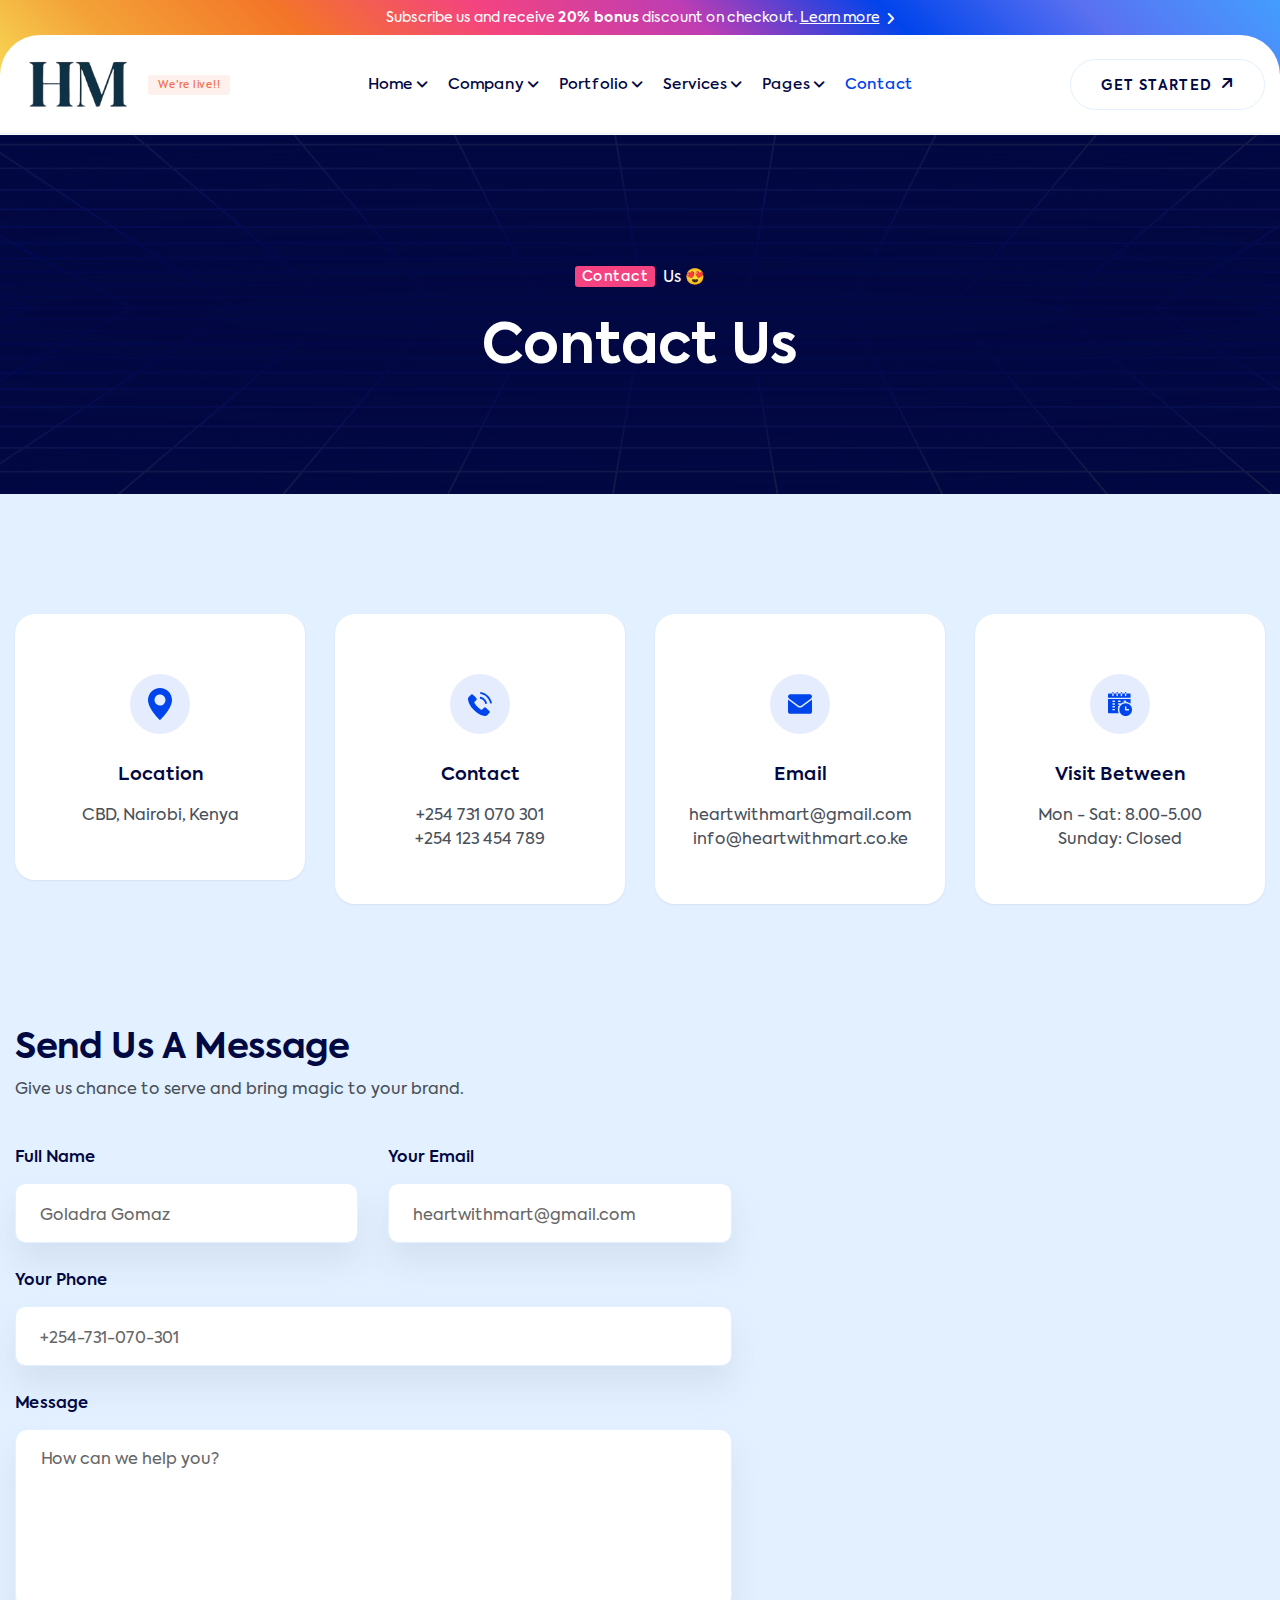
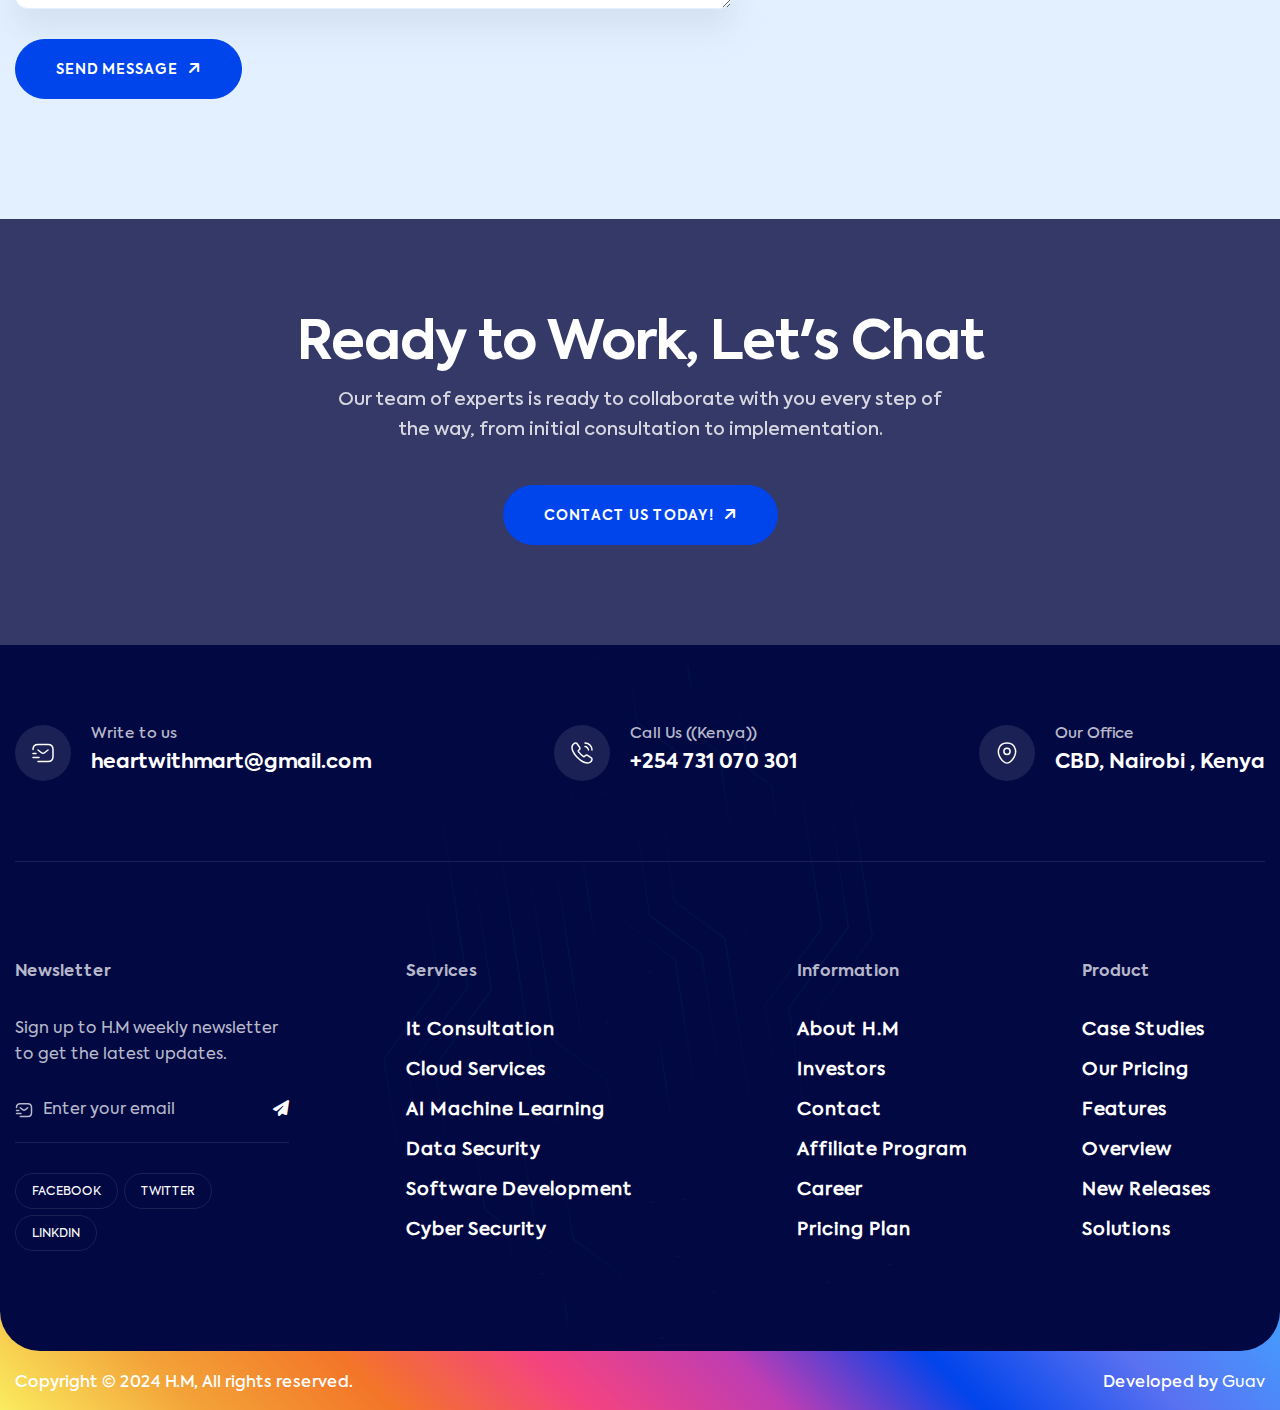
<file: contact.html>
<!DOCTYPE html>
<html lang="en">

  <head>
    <meta charset="utf-8" />
    <meta name="viewport" content="width=device-width, initial-scale=1, shrink-to-fit=no" />
    <meta http-equiv="x-ua-compatible" content="ie=edge" />
    <meta name="thumbnail" content="assets/images/H.M_page_thumbnail.webp" />
    <meta name="description" content="H.M – IT Solutions & Technology, Business Consulting, Software Company" />
    <meta name="keywords" content="Bootstrap Site Template" />
    <meta name="author" content="Webrock" />

    <title>
      Contact Us – H.M – IT Solutions & Technology, Business Consulting,
      Software Company
    </title>
    <link rel="shortcut icon" href="assets/images/site_logo/favourite_icon_2.svg" />

    <!-- Fraimwork - CSS Include -->
    <link rel="stylesheet" type="text/css" href="assets/css/bootstrap.min.css" />

    <!-- Icon - CSS Include -->
    <link rel="stylesheet" type="text/css" href="assets/css/fontawesome.css" />

    <!-- Animation - CSS Include -->
    <link rel="stylesheet" type="text/css" href="assets/css/animate.min.css" />

    <!-- Carousel - CSS Include -->
    <link rel="stylesheet" type="text/css" href="assets/css/swiper-bundle.min.css" />

    <!-- Video & Image Popup - CSS Include -->
    <link rel="stylesheet" type="text/css" href="assets/css/magnific-popup.min.css" />

    <!-- Counter - CSS Include -->
    <link rel="stylesheet" type="text/css" href="assets/css/odometer.min.css" />

    <!-- Custom - CSS Include -->
    <link rel="stylesheet" type="text/css" href="assets/css/style.css" />
  </head>

  <body>
    <!-- Body Wrap - Start -->
    <div class="page_wrapper">
      <!-- Preloader - Start -->
      <div id="preloader" class="preloader">
        <div class="loader-circle">
          <div class="loader-line-mask">
            <div class="loader-line"></div>
          </div>
          <div class="loader-logo">
            <img src="assets/images/site_logo/site_logo_2.jpeg"
              alt="Site Logo – H.M – IT Solutions &amp; Technology Site Template" />
          </div>
        </div>
      </div>
      <!-- Preloader - End -->

      <!-- Back To Top - Start -->
      <div class="backtotop">
        <a href="#" class="scroll">
          <i class="fa-solid fa-arrow-up"></i>
        </a>
      </div>
      <!-- Back To Top - End -->

      <!-- Site Header - Start
      ================================================== -->
      <header class="site_header site_header_1">
        <div class="header_top text-center">
          <div class="container">
            <p class="m-0">
              Subscribe us and receive <b>20% bonus</b> discount on checkout.
              <a href="pricing.html"><u>Learn more</u> <i class="fa-solid fa-angle-right"></i></a>
            </p>
          </div>
        </div>
        <div class="header_bottom stricky">
          <div class="container">
            <div class="row align-items-center">
              <div class="col-xl-3 col-lg-2 col-5">
                <div class="site_logo">
                  <a class="site_link" href="index.html">
                    <img src="assets/images/site_logo/site_logo_3.jpeg"
                      alt="Site Logo – H.M – IT Solutions & Technology, Business Consulting, Software Company" />
                  </a>
                  <div class="badge bg-danger-subtle text-danger">
                    We’re live!!
                  </div>
                </div>
              </div>
              <div class="col-xl-6 col-lg-7 col-2">
                <nav class="main_menu navbar navbar-expand-lg">
                  <div class="main_menu_inner collapse navbar-collapse justify-content-lg-center"
                    id="main_menu_dropdown">
                    <ul class="main_menu_list unordered_list justify-content-center">
                      <li class="dropdown">
                        <a class="nav-link" href="#" id="home_submenu" role="button" data-bs-toggle="dropdown"
                          aria-expanded="false">
                          Home
                        </a>
                        <ul class="dropdown-menu" aria-labelledby="home_submenu">
                          <li><a href="index.html">IT Solution</a></li>
                          <li>
                            <a href="index_software_company.html">Software Company</a>
                          </li>
                          <li>
                            <a href="index_business_consulting.html">Business Consulting</a>
                          </li>
                        </ul>
                      </li>
                      <li class="dropdown">
                        <a class="nav-link" href="#" id="company_submenu" role="button" data-bs-toggle="dropdown"
                          aria-expanded="false">
                          Company
                        </a>
                        <div class="dropdown-menu mega_menu_wrapper" aria-labelledby="company_submenu">
                          <div class="container">
                            <div class="row">
                              <div class="col-lg-9">
                                <div class="megamenu_pages_wrapper mb-5">
                                  <div class="row">
                                    <div class="col-lg-3 col-md-6">
                                      <a class="iconbox_block_2" href="about.html">
                                        <span class="icon_title_wrap">
                                          <small class="iconbox_icon">
                                            <img src="assets/images/icons/icon_wifi.svg" alt="Wifi SVG Icon" />
                                          </small>
                                          <small class="iconbox_title">About Us</small>
                                        </span>
                                        <span class="description mb-0">
                                          Learn more about H.M
                                        </span>
                                      </a>
                                    </div>
                                    <div class="col-lg-3 col-md-6">
                                      <a class="iconbox_block_2" href="pricing.html">
                                        <span class="icon_title_wrap">
                                          <small class="iconbox_icon">
                                            <img src="assets/images/icons/icon_dollar_2.svg" alt="Dollar SVG Icon" />
                                          </small>
                                          <small class="iconbox_title">Our Pricing</small>
                                        </span>
                                        <span class="description mb-0">
                                          Streamlined Pricing
                                        </span>
                                      </a>
                                    </div>
                                    <div class="col-lg-3 col-md-6">
                                      <a class="iconbox_block_2" href="portfolio.html">
                                        <span class="icon_title_wrap">
                                          <small class="iconbox_icon">
                                            <img src="assets/images/icons/icon_chart.svg" alt="Chart SVG Icon" />
                                          </small>
                                          <small class="iconbox_title">Portfolio</small>
                                        </span>
                                        <span class="description mb-0">
                                          Explore our all overview
                                        </span>
                                      </a>
                                    </div>
                                    <div class="col-lg-3 col-md-6">
                                      <a class="iconbox_block_2" href="portfolio_details.html">
                                        <span class="icon_title_wrap">
                                          <small class="iconbox_icon">
                                            <img src="assets/images/icons/icon_tag_2.svg" alt="Event Tag SVG Icon" />
                                          </small>
                                          <small class="iconbox_title">Portfolio Details</small>
                                        </span>
                                        <span class="description mb-0">
                                          Explore our work overview
                                        </span>
                                      </a>
                                    </div>
                                    <div class="col-lg-3 col-md-6">
                                      <a class="iconbox_block_2" href="team.html">
                                        <span class="icon_title_wrap">
                                          <small class="iconbox_icon">
                                            <img src="assets/images/icons/icon_user_2.svg" alt="User Check SVG Icon" />
                                          </small>
                                          <small class="iconbox_title">Team</small>
                                        </span>
                                        <span class="description mb-0">
                                          We are friendly Join our team
                                        </span>
                                      </a>
                                    </div>
                                    <div class="col-lg-3 col-md-6">
                                      <a class="iconbox_block_2" href="team_details.html">
                                        <span class="icon_title_wrap">
                                          <small class="iconbox_icon">
                                            <img src="assets/images/icons/icon_users.svg" alt="Users SVG Icon" />
                                          </small>
                                          <small class="iconbox_title">Team Details</small>
                                        </span>
                                        <span class="description mb-0">
                                          We are friendly Join our team
                                        </span>
                                      </a>
                                    </div>
                                    <div class="col-lg-3 col-md-6">
                                      <a class="iconbox_block_2" href="service.html">
                                        <span class="icon_title_wrap">
                                          <small class="iconbox_icon">
                                            <img src="assets/images/icons/icon_pen.svg" alt="Pen SVG Icon" />
                                          </small>
                                          <small class="iconbox_title">Services</small>
                                        </span>
                                        <small class="description mb-0">
                                          Happy to help you!
                                        </small>
                                      </a>
                                    </div>
                                    <div class="col-lg-3 col-md-6">
                                      <a class="iconbox_block_2" href="service_details.html">
                                        <span class="icon_title_wrap">
                                          <small class="iconbox_icon">
                                            <img src="assets/images/icons/icon_pen.svg" alt="Pen SVG Icon" />
                                          </small>
                                          <small class="iconbox_title">Service Details</small>
                                        </span>
                                        <small class="description mb-0">
                                          Happy to help you!
                                        </small>
                                      </a>
                                    </div>
                                  </div>
                                </div>
                                <ul class="btns_group p-0 unordered_list justify-content-start">
                                  <li>
                                    <a class="btn btn-primary" href="contact.html">
                                      <span class="btn_label" data-text="Free Consultation">Free Consultation</span>
                                      <span class="btn_icon">
                                        <i class="fa-solid fa-arrow-up-right"></i>
                                      </span>
                                    </a>
                                  </li>
                                  <li>
                                    <div class="review_short_info_2">
                                      <div class="review_admin_logo">
                                        <img src="assets/images/clients/client_logo_9.webp" alt="Client Logo" />
                                      </div>
                                      <div class="review_info_content">
                                        <ul class="rating_block unordered_list">
                                          <li>
                                            <i class="fa-solid fa-star fa-fw"></i>
                                          </li>
                                          <li>
                                            <i class="fa-solid fa-star fa-fw"></i>
                                          </li>
                                          <li>
                                            <i class="fa-solid fa-star fa-fw"></i>
                                          </li>
                                          <li>
                                            <i class="fa-solid fa-star fa-fw"></i>
                                          </li>
                                          <li>
                                            <i class="fa-solid fa-star fa-fw"></i>
                                          </li>
                                        </ul>
                                        <div class="review_counter">
                                          From <b>200+</b> reviews
                                        </div>
                                      </div>
                                    </div>
                                  </li>
                                  <li>
                                    <div class="review_short_info_2">
                                      <div class="review_admin_logo">
                                        <img src="assets/images/clients/client_logo_10.webp" alt="Client Logo" />
                                      </div>
                                      <div class="review_info_content">
                                        <ul class="rating_block unordered_list">
                                          <li>
                                            <i class="fa-solid fa-star fa-fw"></i>
                                          </li>
                                          <li>
                                            <i class="fa-solid fa-star fa-fw"></i>
                                          </li>
                                          <li>
                                            <i class="fa-solid fa-star fa-fw"></i>
                                          </li>
                                          <li>
                                            <i class="fa-solid fa-star fa-fw"></i>
                                          </li>
                                          <li>
                                            <i class="fa-solid fa-star fa-fw"></i>
                                          </li>
                                        </ul>
                                        <div class="review_counter">
                                          From <b>200+</b> reviews
                                        </div>
                                      </div>
                                    </div>
                                  </li>
                                </ul>
                              </div>
                              <div class="col-lg-3">
                                <div class="site_author bg-primary">
                                  <div class="author_box">
                                    <div class="author_image bg-light">
                                      <img src="assets/images/avatar/avatar_7.webp" alt="Site Author Image" />
                                    </div>
                                    <div class="author_box_content">
                                      <h3 class="author_name text-white">
                                        Martha Wambeo
                                      </h3>
                                      <span class="author_designation text-white">CEO & Founder At H.M</span>
                                    </div>
                                    <div class="quote_icon">
                                      <img src="assets/images/icons/icon_quote.svg" alt="Quote Icon" />
                                    </div>
                                  </div>
                                  <p class="mb-0 text-white">
                                    As a CEO & Founder At H.M I have been voice
                                    crying in the wilderness, trying to make
                                    requirements clear, use every minute to
                                    deliver the result, and not reinvent the
                                    wheel. Here at H.M, I made that possible for
                                    the clients.
                                  </p>
                                </div>
                              </div>
                            </div>
                          </div>
                        </div>
                      </li>
                      <li class="dropdown">
                        <a class="nav-link" href="#" id="portfolio_submenu" role="button" data-bs-toggle="dropdown"
                          aria-expanded="false">
                          Portfolio
                        </a>
                        <ul class="dropdown-menu" aria-labelledby="portfolio_submenu">
                          <li><a href="portfolio.html">Portfolio</a></li>
                          <li>
                            <a href="portfolio_details.html">Portfolio Details</a>
                          </li>
                        </ul>
                      </li>
                      <li class="dropdown">
                        <a class="nav-link" href="#" id="services_submenu" role="button" data-bs-toggle="dropdown"
                          aria-expanded="false">
                          Services
                        </a>
                        <div class="dropdown-menu mega_menu_wrapper p-0" aria-labelledby="services_submenu">
                          <div class="container">
                            <div class="row justify-content-lg-between">
                              <div class="col-lg-8">
                                <div class="row">
                                  <div class="col-lg-4">
                                    <div class="megamenu_widget">
                                      <h3 class="megamenu_info_title">
                                        Services
                                      </h3>
                                      <ul class="icon_list unordered_list_block">
                                        <li>
                                          <a href="service_details.html">
                                            <span class="icon_list_text">
                                              IT Management Services
                                            </span>
                                          </a>
                                        </li>
                                        <li>
                                          <a href="service_details.html">
                                            <span class="icon_list_text">
                                              Data Tracking Security
                                            </span>
                                          </a>
                                        </li>
                                        <li>
                                          <a href="service_details.html">
                                            <span class="icon_list_text">
                                              Website Development
                                            </span>
                                          </a>
                                        </li>
                                        <li>
                                          <a href="service_details.html">
                                            <span class="icon_list_text">
                                              CRM Solutions and Design
                                            </span>
                                          </a>
                                        </li>
                                        <li>
                                          <a href="service_details.html">
                                            <span class="icon_list_text">
                                              UI/UX Design Services
                                            </span>
                                          </a>
                                        </li>
                                        <li>
                                          <a href="service_details.html">
                                            <span class="icon_list_text">
                                              Technology Solution
                                            </span>
                                          </a>
                                        </li>
                                        <li>
                                          <a href="service_details.html">
                                            <span class="icon_list_text">
                                              Software Development
                                            </span>
                                          </a>
                                        </li>

                                        <!-- Added Services -->
                                        <li>
                                          <a href="service_details.html">
                                            <span class="icon_list_text">
                                              Cyber Security - Network Security
                                            </span>
                                          </a>
                                        </li>
                                        <li>
                                          <a href="service_details.html">
                                            <span class="icon_list_text">
                                              Data Analytics
                                            </span>
                                          </a>
                                        </li>
                                        <li>
                                          <a href="service_details.html">
                                            <span class="icon_list_text">
                                              Digital Strategy and Consulting
                                            </span>
                                          </a>
                                        </li>
                                        <li>
                                          <a href="service_details.html">
                                            <span class="icon_list_text">
                                              Digital Sales and Marketing
                                            </span>
                                          </a>
                                        </li>
                                        <li>
                                          <a href="service_details.html">
                                            <span class="icon_list_text">
                                              E-mail Marketing
                                            </span>
                                          </a>
                                        </li>
                                        <li>
                                          <a href="service_details.html">
                                            <span class="icon_list_text">
                                              Brand Management
                                            </span>
                                          </a>
                                        </li>
                                        <li>
                                          <a href="service_details.html">
                                            <span class="icon_list_text">
                                              Reputation Management
                                            </span>
                                          </a>
                                        </li>
                                        <li>
                                          <a href="service_details.html">
                                            <span class="icon_list_text">
                                              Social Media Management
                                            </span>
                                          </a>
                                        </li>
                                        <li>
                                          <a href="service_details.html">
                                            <span class="icon_list_text">
                                              Graphic Design
                                            </span>
                                          </a>
                                        </li>

                                        <div class="col-lg-4">
                                          <div class="megamenu_widget">
                                            <h3 class="megamenu_info_title">
                                              Our Fields
                                            </h3>
                                            <ul class="icon_list unordered_list_block">
                                              <li>
                                                <a href="fields.html">
                                                  <span class="icon_list_text">
                                                    Healthcare
                                                  </span>
                                                </a>
                                              </li>
                                              <li>
                                                <a href="fields.html">
                                                  <span class="icon_list_text">
                                                    Banks
                                                  </span>
                                                </a>
                                              </li>
                                              <li>
                                                <a href="fields.html">
                                                  <span class="icon_list_text">
                                                    Logistics
                                                  </span>
                                                </a>
                                              </li>
                                              <li>
                                                <a href="fields.html">
                                                  <span class="icon_list_text">
                                                    Supermarkets
                                                  </span>
                                                </a>
                                              </li>
                                              <li>
                                                <a href="fields.html">
                                                  <span class="icon_list_text">
                                                    Industries
                                                  </span>
                                                </a>
                                              </li>
                                              <li>
                                                <a href="fields.html">
                                                  <span class="icon_list_text">
                                                    Hotels
                                                  </span>
                                                </a>
                                              </li>
                                              <li>
                                                <a href="fields.html">
                                                  <span class="icon_list_text">
                                                    Fintech
                                                  </span>
                                                </a>
                                              </li>
                                            </ul>
                                          </div>
                                        </div>
                                        <div class="col-lg-4">
                                          <div class="megamenu_widget">
                                            <h3 class="megamenu_info_title">
                                              Product
                                            </h3>
                                            <ul class="icon_list unordered_list_block">
                                              <li>
                                                <a href="portfolio.html">
                                                  <span class="icon_list_text">
                                                    Case Studies
                                                  </span>
                                                </a>
                                              </li>
                                              <li>
                                                <a href="pricing.html">
                                                  <span class="icon_list_text">
                                                    Our Pricing
                                                  </span>
                                                </a>
                                              </li>
                                              <li>
                                                <a href="service.html">
                                                  <span class="icon_list_text">
                                                    Features
                                                  </span>
                                                </a>
                                              </li>
                                              <li>
                                                <a href="about.html">
                                                  <span class="icon_list_text">
                                                    Overview
                                                  </span>
                                                </a>
                                              </li>
                                              <li>
                                                <a href="#!">
                                                  <span class="icon_list_text">
                                                    New Releases
                                                  </span>
                                                </a>
                                              </li>
                                              <li>
                                                <a href="service.html">
                                                  <span class="icon_list_text">
                                                    Solutions
                                                  </span>
                                                </a>
                                              </li>
                                            </ul>
                                          </div>
                                        </div>
                                    </div>
                                    <div class="social_area">
                                      <ul class="social_icons_block unordered_list" data-text="Follow Us:">
                                        <li>
                                          <a href="#!">
                                            <i class="fa-brands fa-facebook-f"></i>
                                          </a>
                                        </li>
                                        <li>
                                          <a href="#!">
                                            <i class="fa-brands fa-twitter"></i>
                                          </a>
                                        </li>
                                        <li>
                                          <a href="#!">
                                            <i class="fa-brands fa-linkedin-in"></i>
                                          </a>
                                        </li>
                                        <li>
                                          <a href="#!">
                                            <i class="fa-brands fa-dribbble"></i>
                                          </a>
                                        </li>
                                      </ul>
                                      <p class="career_link m-0">
                                        Looking for the ultimate consultancy?
                                        <a href="#!">We’re live!!</a>
                                      </p>
                                    </div>
                                  </div>
                                  <div class="col-lg-3">
                                    <div class="megamenu_case bg-primary">
                                      <h3>Computer Software</h3>
                                      <h4>Astarte Medical</h4>
                                      <img src="assets/images/case/case_image_4.webp" alt="Case Image" />
                                      <a class="btn" href="portfolio.html">
                                        <span class="btn_label" data-text="Read Case">Read Case</span>
                                        <span class="btn_icon">
                                          <i class="fa-solid fa-arrow-up-right"></i>
                                        </span>
                                      </a>
                                    </div>
                                  </div>
                                </div>
                              </div>
                            </div>
                      </li>
                      <li class="dropdown">
                        <a class="nav-link" href="#" id="pages_submenu" role="button" data-bs-toggle="dropdown"
                          aria-expanded="false">
                          Pages
                        </a>
                        <ul class="dropdown-menu" aria-labelledby="pages_submenu">
                          <li><a href="about.html">About Us</a></li>
                          <li class="dropdown">
                            <a class="nav-link" href="#" id="blog_submenu" role="button" data-bs-toggle="dropdown"
                              aria-expanded="false">
                              Blogs
                            </a>
                            <ul class="dropdown-menu" aria-labelledby="blog_submenu">
                              <li><a href="blog.html">Our Blogs</a></li>
                              <li>
                                <a href="blog_details.html">Blog Details</a>
                              </li>
                            </ul>
                          </li>
                          <li><a href="contact.html">Help Center</a></li>
                          <li>
                            <a href="#!">Careers
                              <small class="badge bg-danger-subtle text-danger">We’re live!!</small></a>
                          </li>
                        </ul>
                      </li>
                      <li class="active"><a href="contact.html">Contact</a></li>
                    </ul>
                  </div>
                </nav>
              </div>
              <div class="col-xl-3 col-lg-3 col-5">
                <ul class="header_btns_group unordered_list justify-content-end">
                  <li>
                    <!-- Mobile Menu Button -->
                    <button class="mobile_menu_btn navbar-toggler" type="button" data-bs-toggle="collapse"
                      data-bs-target="#main_menu_dropdown" aria-expanded="false" aria-label="Toggle navigation">
                      <i class="far fa-bars"></i>
                    </button>

                    <!-- Collapsible Mobile Menu -->
                    <div class="collapse navbar-collapse" id="main_menu_dropdown">
                      <ul class="navbar-nav main_menu_list unordered_list justify-content-center">
                        <!-- Home Dropdown Menu -->
                        <li class="nav-item dropdown active">
                          <a class="nav-link" href="#" id="home_submenu" role="button" data-bs-toggle="dropdown"
                            aria-expanded="false">
                            Home
                          </a>
                          <ul class="dropdown-menu" aria-labelledby="home_submenu">
                            <li class="active">
                              <a class="dropdown-item" href="index.html">IT Solution</a>
                            </li>
                            <li>
                              <a class="dropdown-item" href="index_software_company.html">Software Company</a>
                            </li>
                            <li>
                              <a class="dropdown-item" href="index_business_consulting.html">Business Consulting</a>
                            </li>
                          </ul>
                        </li>
                        <!-- Other Menu Items -->
                        <li class="nav-item">
                          <a class="nav-link" href="about.html">About Us</a>
                        </li>
                        <li class="nav-item">
                          <a class="nav-link" href="pricing.html">Our Pricing</a>
                        </li>
                        <li class="nav-item">
                          <a class="nav-link" href="portfolio.html">Portfolio</a>
                        </li>
                        <li class="nav-item">
                          <a class="nav-link" href="portfolio_details.html">Portfolio Details</a>
                        </li>
                        <li class="nav-item">
                          <a class="nav-link" href="team.html">Team</a>
                        </li>
                        <li class="nav-item">
                          <a class="nav-link" href="team_details.html">Team Details</a>
                        </li>
                        <li class="nav-item">
                          <a class="nav-link" href="service.html">Services</a>
                        </li>
                        <li class="nav-item">
                          <a class="nav-link" href="service_details.html">Service Details</a>
                        </li>
                        <li class="nav-item">
                          <a class="nav-link" href="blog.html">Blog</a>
                        </li>
                        <li class="nav-item">
                          <a class="nav-link" href="blog_details.html">Blog Details</a>
                        </li>
                        <li class="nav-item">
                          <a class="nav-link" href="contact.html">Contact Us</a>
                        </li>
                        <li class="nav-item">
                          <a class="nav-link" href="fields.html">Fields</a>
                        </li>
                      </ul>
                    </div>

                    <!-- Custom CSS -->
                    <style>
                      .mobile_menu_btn {
                        border: none;
                        background-color: transparent;
                        padding: 10px;
                      }

                      .navbar-toggler-icon {
                        font-size: 1.5rem;
                        color: #333;
                      }

                      .navbar-nav .nav-link {
                        color: #333;
                        padding: 10px 15px;
                        text-align: center;
                      }

                      .navbar-nav .dropdown-menu {
                        background-color: #f8f9fa;
                        border-radius: 0.25rem;
                        box-shadow: 0 0.125rem 0.25rem rgba(0, 0, 0, 0.075);
                      }

                      .navbar-nav .dropdown-item {
                        color: #333;
                        padding: 10px 20px;
                      }

                      .navbar-nav .dropdown-item:hover {
                        background-color: #e9ecef;
                      }
                    </style>

                    <!-- Bootstrap JS and Popper.js (inline) -->
                    <script src="https://cdn.jsdelivr.net/npm/@popperjs/core@2.11.7/dist/umd/popper.min.js"></script>
                    <script src="https://cdn.jsdelivr.net/npm/bootstrap@5.3.0/dist/js/bootstrap.min.js"></script>

                  </li>
                  <li>
                    <a class="btn btn-outline-light" href="pricing.html">
                      <span class="btn_label" data-text="Get Started">Get Started</span>
                      <span class="btn_icon">
                        <i class="fa-solid fa-arrow-up-right"></i>
                      </span>
                    </a>
                  </li>
                </ul>
              </div>
            </div>
          </div>
        </div>
      </header>
      <!-- Site Header - End
      ================================================== -->

      <!-- Main Body - Start
      ================================================== -->
      <main class="page_content">
        <!-- Page Banner Section - Start
        ================================================== -->
        <section class="page_banner_section text-center"
          style="background-image: url('assets/images/shapes/bg_pattern_4.svg')">
          <div class="container">
            <div class="heading_focus_text text-white">
              <span class="badge bg-secondary">Contact</span>
              Us 😍
            </div>
            <h1 class="page_title mb-0 text-white">Contact Us</h1>
          </div>
        </section>
        <!-- Page Banner Section - End
        ================================================== -->

        <!-- Contact Section - Start
        ================================================== -->
        <section class="contact_section section_space bg-light">
          <div class="container">
            <div class="contact_info_box row">
              <div class="col-lg-3 col-md-6 col-sm-6">
                <div class="iconbox_block text-center">
                  <div class="iconbox_icon">
                    <img src="assets/images/icons/icon_map_mark_2.svg" alt="Map Mark SVG Icon" />
                  </div>
                  <div class="iconbox_content">
                    <h3 class="iconbox_title">Location</h3>
                    <p class="mb-0">CBD, Nairobi, Kenya</p>
                  </div>
                </div>
              </div>
              <div class="col-lg-3 col-md-6 col-sm-6">
                <div class="iconbox_block text-center">
                  <div class="iconbox_icon">
                    <img src="assets/images/icons/icon_calling_2.svg" alt="Calling SVG Icon" />
                  </div>
                  <div class="iconbox_content">
                    <h3 class="iconbox_title">Contact</h3>
                    <p class="mb-0">+254 731 070 301</p>
                    <div class="mb-0">+254 123 454 789</div>
                  </div>
                </div>
              </div>
              <div class="col-lg-3 col-md-6 col-sm-6">
                <div class="iconbox_block text-center">
                  <div class="iconbox_icon">
                    <img src="assets/images/icons/icon_mail_3.svg" alt="User Check SVG Icon" />
                  </div>
                  <div class="iconbox_content">
                    <h3 class="iconbox_title">Email</h3>
                    <p class="mb-0">heartwithmart@gmail.com</p>
                    <p class="mb-0">info@heartwithmart.co.ke</p>
                  </div>
                </div>
              </div>
              <div class="col-lg-3 col-md-6 col-sm-6">
                <div class="iconbox_block text-center">
                  <div class="iconbox_icon">
                    <img src="assets/images/icons/icon_calendar_2.svg" alt="Calendar SVG Icon" />
                  </div>
                  <div class="iconbox_content">
                    <h3 class="iconbox_title">Visit Between</h3>
                    <p class="mb-0">Mon - Sat: 8.00-5.00</p>
                    <p class="mb-0">Sunday: Closed</p>
                  </div>
                </div>
              </div>
            </div>

            <div class="section_space pb-0">
              <div class="row justify-content-lg-between">
                <div class="col-lg-7">
                  <div class="contact_form mb-0">
                    <h3 class="details_item_info_title mb-1">
                      Send Us A Message
                    </h3>
                    <p class="mb-5">
                      Give us chance to serve and bring magic to your brand.
                    </p>
                    <div class="row">
                      <div class="col-md-6">
                        <div class="form-group">
                          <label class="input_title" for="input_name">Full Name
                          </label>
                          <input id="input_name" class="form-control" type="text" name="name"
                            placeholder="Goladra Gomaz" required />
                        </div>
                      </div>
                      <div class="col-md-6">
                        <div class="form-group">
                          <label class="input_title" for="input_email">Your Email
                          </label>
                          <input id="input_email" class="form-control" type="email" name="email"
                            placeholder="heartwithmart@gmail.com" required />
                        </div>
                      </div>
                      <div class="col-12">
                        <div class="form-group">
                          <label class="input_title" for="input_phone">Your Phone</label>
                          <input id="input_phone" class="form-control" type="tel" name="phone"
                            placeholder="+254-731-070-301" />
                        </div>
                      </div>
                      <div class="col-12">
                        <div class="form-group">
                          <label class="input_title" for="input_textarea">Message</label>
                          <textarea id="input_textarea" class="form-control" name="message"
                            placeholder="How can we help you?"></textarea>
                        </div>
                        <button type="submit" class="btn btn-primary">
                          <span class="btn_label" data-text="Send Message">Send Message</span>
                          <span class="btn_icon">
                            <i class="fa-solid fa-arrow-up-right"></i>
                          </span>
                        </button>
                      </div>
                    </div>
                  </div>
                </div>
                <div class="col-lg-5">
                  <div class="gmap_canvas ps-lg-5">
                    <iframe
                      src="https://www.google.com/maps/embed?pb=!1m18!1m12!1m3!1d3988.819794995505!2d36.81720367572213!3d-1.2818867987059157!2m3!1f0!2f0!3f0!3m2!1i1024!2i768!4f13.1!3m3!1m2!1s0x182f1140aca2a165%3A0x4730f0e2594d848a!2sNairobi%20cbd!5e0!3m2!1sen!2ske!4v1723196448586!5m2!1sen!2ske"
                      width="600" height="450" style="border:0;" allowfullscreen="" loading="lazy"
                      referrerpolicy="no-referrer-when-downgrade"></iframe>
                  </div>
                </div>
              </div>
            </div>
          </div>
        </section>
        <!-- Contact Section - End
        ================================================== -->

        <!-- Call To Action Section - Start
        ================================================== -->
        <section class="calltoaction_section parallaxie" style="
            background-image: url('assets/images/backgrounds/bg_image_1.webp');
          ">
          <div class="container text-center">
            <div class="heading_block text-white">
              <h2 class="heading_text">Ready to Work, Let's Chat</h2>
              <p class="heading_description mb-0">
                Our team of experts is ready to collaborate with you every step
                of the way, from initial consultation to implementation.
              </p>
            </div>
            <a class="btn btn-primary" href="contact.html">
              <span class="btn_label" data-text="Contact Us Today!">Contact Us Today!</span>
              <span class="btn_icon">
                <i class="fa-solid fa-arrow-up-right"></i>
              </span>
            </a>
          </div>
        </section>
        <!-- Call To Action Section - End
        ================================================== -->
      </main>
      <!-- Main Body - End
      ================================================== -->

      <!-- Site Footer - Start
      ================================================== -->
      <footer class="site_footer footer_layout_1">
        <div class="content_box" style="background-image: url('assets/images/shapes/bg_pattern_3.svg')">
          <div class="container">
            <div class="diract_contact_links text-white">
              <div class="iconbox_block layout_icon_left">
                <div class="iconbox_icon">
                  <img src="assets/images/icons/icon_mail.svg" alt="Mail SVG Icon" />
                </div>
                <div class="iconbox_content">
                  <h3 class="iconbox_title">Write to us</h3>
                  <p class="mb-0">heartwithmart@gmail.com</p>
                </div>
              </div>
              <div class="iconbox_block layout_icon_left">
                <div class="iconbox_icon">
                  <img src="assets/images/icons/icon_calling.svg" alt="Calling Check SVG Icon" />
                </div>
                <div class="iconbox_content">
                  <h3 class="iconbox_title">Call Us ((Kenya))</h3>
                  <p class="mb-0">+254 731 070 301</p>
                </div>
              </div>
              <div class="iconbox_block layout_icon_left">
                <div class="iconbox_icon">
                  <img src="assets/images/icons/icon_map_mark.svg" alt="Map Mark Check SVG Icon" />
                </div>
                <div class="iconbox_content">
                  <h3 class="iconbox_title">Our Office</h3>
                  <p class="mb-0">CBD, Nairobi , Kenya</p>
                </div>
              </div>
            </div>
            <div class="footer_main_content">
              <div class="row justify-content-lg-between">
                <div class="col-lg-3 col-md-6 col-sm-6">
                  <div class="footer_widget pe-md-3">
                    <h2 class="footer_info_title">Newsletter</h2>
                    <p>
                      Sign up to H.M weekly newsletter to get the latest
                      updates.
                    </p>
                    <form class="footer_newslatter" action="#">
                      <label for="footer_mail_input">
                        <img src="assets/images/icons/icon_mail_2.svg" alt="Mail SVG Icon" />
                      </label>
                      <input id="footer_mail_input" type="email" name="email" placeholder="Enter your email" />
                      <button type="submit">
                        <i class="fa-solid fa-paper-plane"></i>
                      </button>
                    </form>
                    <ul class="social_links_block unordered_list">
                      <li><a href="#!">Facebook</a></li>
                      <li><a href="#!">Twitter</a></li>
                      <li><a href="#!">Linkdin</a></li>
                    </ul>
                  </div>
                </div>
                <div class="col-lg-3 col-md-6 col-sm-6">
                  <div class="footer_widget">
                    <h3 class="footer_info_title">Services</h3>
                    <ul class="icon_list unordered_list_block">
                      <li>
                        <a href="#!">
                          <span class="icon_list_text"> It Consultation </span>
                        </a>
                      </li>
                      <li>
                        <a href="#!">
                          <span class="icon_list_text"> Cloud Services </span>
                        </a>
                      </li>
                      <li>
                        <a href="#!">
                          <span class="icon_list_text">
                            AI Machine Learning
                          </span>
                        </a>
                      </li>
                      <li>
                        <a href="#!">
                          <span class="icon_list_text"> Data Security </span>
                        </a>
                      </li>
                      <li>
                        <a href="#!">
                          <span class="icon_list_text">
                            Software Development
                          </span>
                        </a>
                      </li>
                      <li>
                        <a href="#!">
                          <span class="icon_list_text"> Cyber Security </span>
                        </a>
                      </li>
                    </ul>
                  </div>
                </div>
                <div class="col-lg-2 col-md-6 col-sm-6">
                  <div class="footer_widget">
                    <h3 class="footer_info_title">Information</h3>
                    <ul class="icon_list unordered_list_block">
                      <li>
                        <a href="#!">
                          <span class="icon_list_text"> About H.M </span>
                        </a>
                      </li>
                      <li>
                        <a href="#!">
                          <span class="icon_list_text"> Investors </span>
                        </a>
                      </li>
                      <li>
                        <a href="#!">
                          <span class="icon_list_text"> Contact </span>
                        </a>
                      </li>
                      <li>
                        <a href="#!">
                          <span class="icon_list_text">
                            Affiliate Program
                          </span>
                        </a>
                      </li>
                      <li>
                        <a href="#!">
                          <span class="icon_list_text"> Career </span>
                        </a>
                      </li>
                      <li>
                        <a href="#!">
                          <span class="icon_list_text"> Pricing Plan </span>
                        </a>
                      </li>
                    </ul>
                  </div>
                </div>
                <div class="col-lg-2 col-md-6 col-sm-6">
                  <div class="footer_widget">
                    <h3 class="footer_info_title">Product</h3>
                    <ul class="icon_list unordered_list_block">
                      <li>
                        <a href="#!">
                          <span class="icon_list_text"> Case Studies </span>
                        </a>
                      </li>
                      <li>
                        <a href="#!">
                          <span class="icon_list_text"> Our Pricing </span>
                        </a>
                      </li>
                      <li>
                        <a href="#!">
                          <span class="icon_list_text"> Features </span>
                        </a>
                      </li>
                      <li>
                        <a href="#!">
                          <span class="icon_list_text"> Overview </span>
                        </a>
                      </li>
                      <li>
                        <a href="#!">
                          <span class="icon_list_text"> New Releases </span>
                        </a>
                      </li>
                      <li>
                        <a href="#!">
                          <span class="icon_list_text"> Solutions </span>
                        </a>
                      </li>
                    </ul>
                  </div>
                </div>
              </div>
            </div>
          </div>
        </div>
        <div class="footer_bottom">
          <div class="container d-md-flex align-items-md-center justify-content-md-between">
            <p class="copyright_text m-0">
              Copyright © 2024 H.M, All rights reserved.
            </p>
            <p class="copyright_text m-0">
              Developed by
              <a href="https://guavytechsolutions.com/" target="_blank">Guav</a>
            </p>
          </div>
        </div>
      </footer>
      <!-- Site Footer - End
      ================================================== -->
    </div>
    <!-- Body Wrap - End -->

    <!-- Fraimwork - Jquery Include -->
    <script src="assets/js/jquery.min.js"></script>
    <script src="assets/js/popper.min.js"></script>
    <script src="assets/js/bootstrap.min.js"></script>
    <script src="assets/js/bootstrap-dropdown-ml-hack.min.js"></script>

    <!-- Carousel - Jquery Include -->
    <script src="assets/js/swiper-bundle.min.js"></script>

    <!-- Parallax Effects - jquery include -->
    <script src="assets/js/parallaxie.js"></script>
    <script src="assets/js/parallax-scroll.js"></script>
    <script src="assets/js/wow.min.js"></script>

    <!-- Countdown - Jquery Include -->
    <script src="assets/js/countdown.js"></script>

    <!-- Video & Image Popup - Jquery Include -->
    <script src="assets/js/magnific-popup.min.js"></script>

    <!-- Counter - Jquery Include -->
    <script src="assets/js/appear.min.js"></script>
    <script src="assets/js/odometer.min.js"></script>

    <!-- Circular Progress Bar - Jquery Include -->
    <script src="assets/js/circularProgressBar.min.js"></script>

    <!-- Custom - Jquery Include -->
    <script src="assets/js/main.js"></script>
  </body>

</html>
</file>
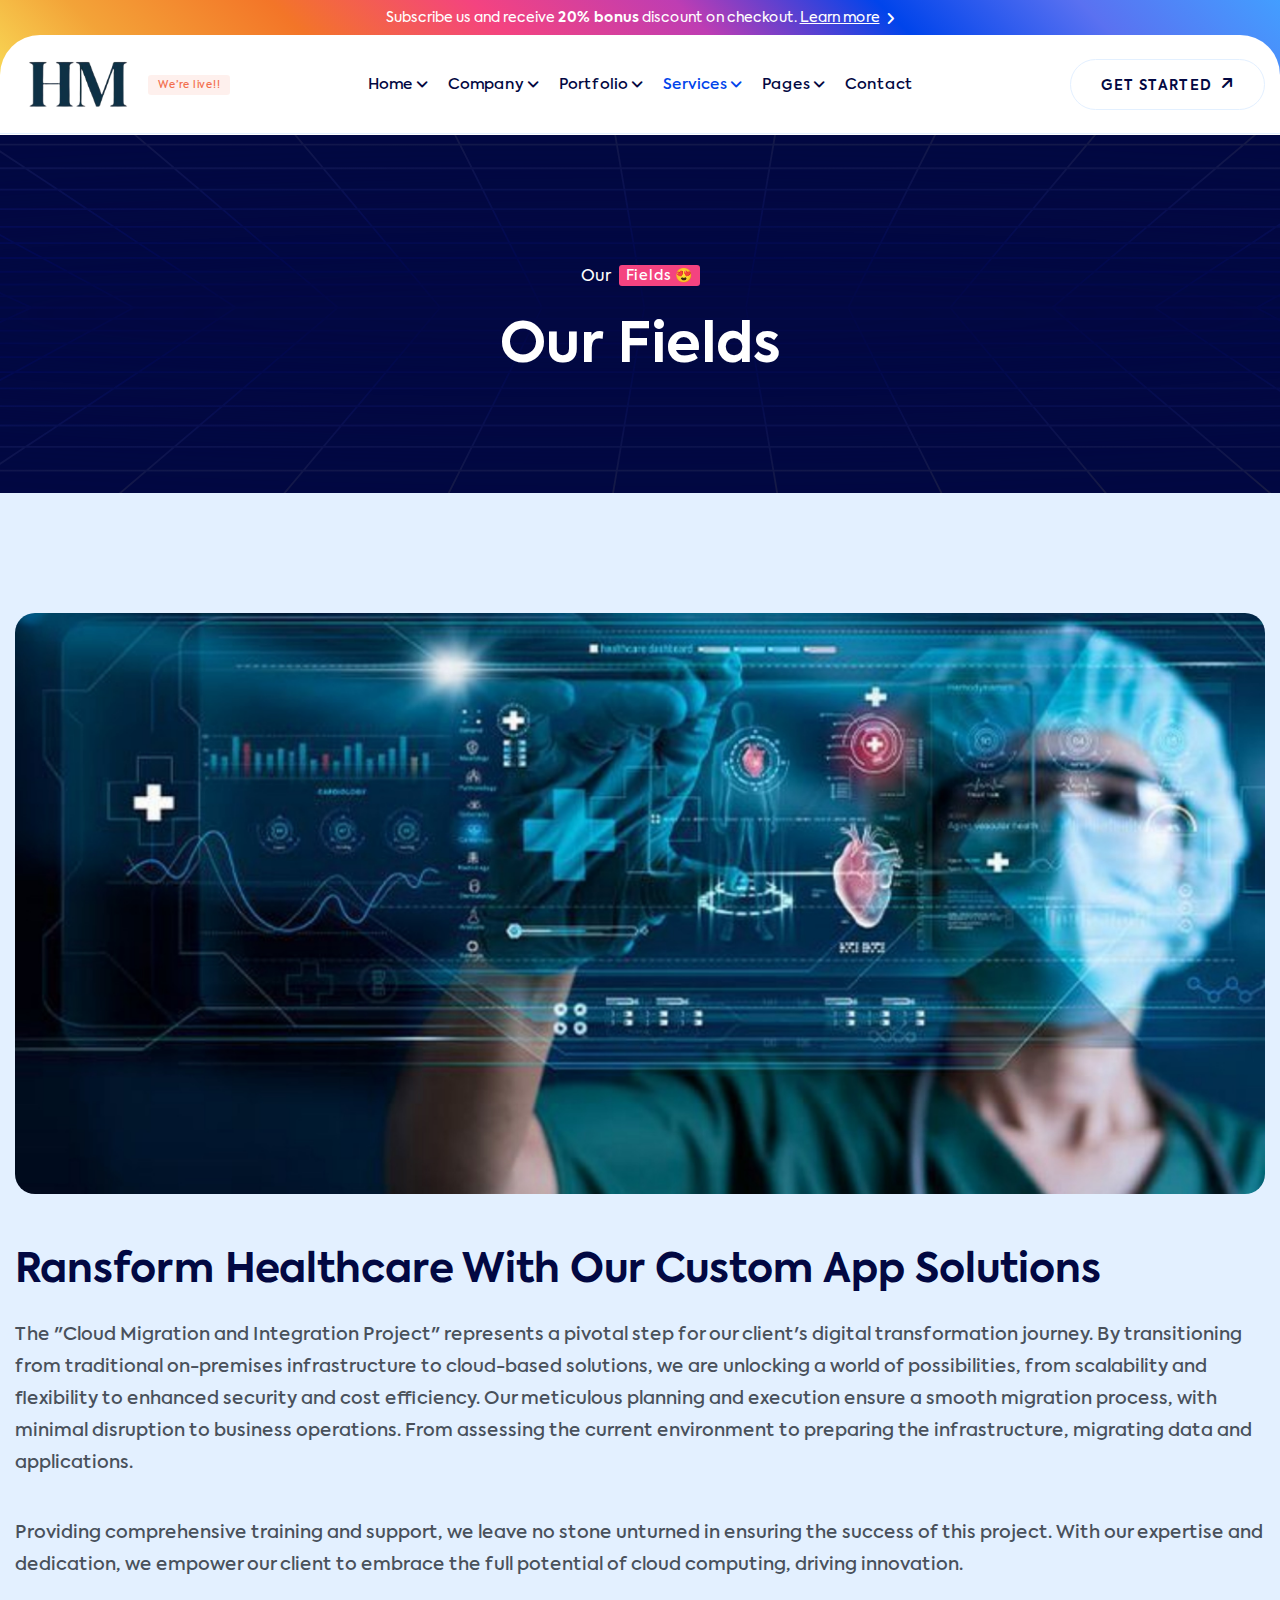
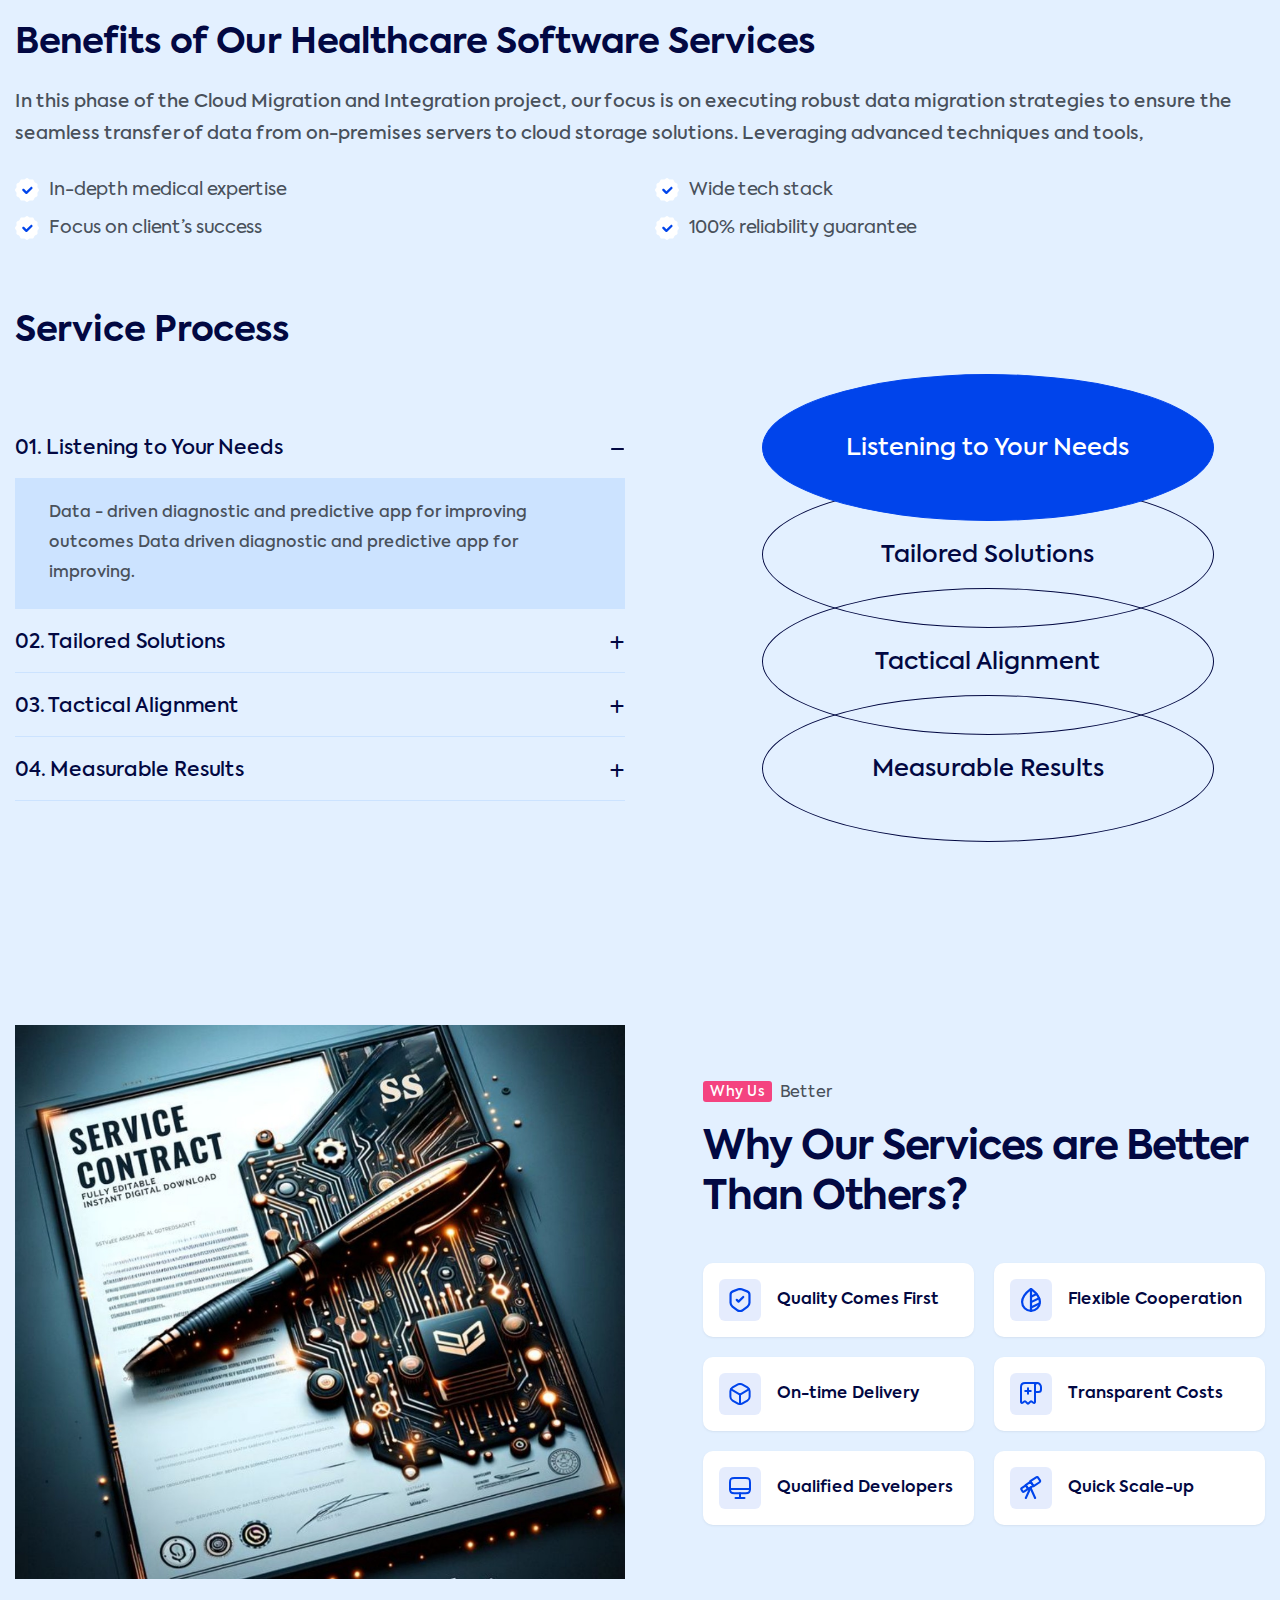
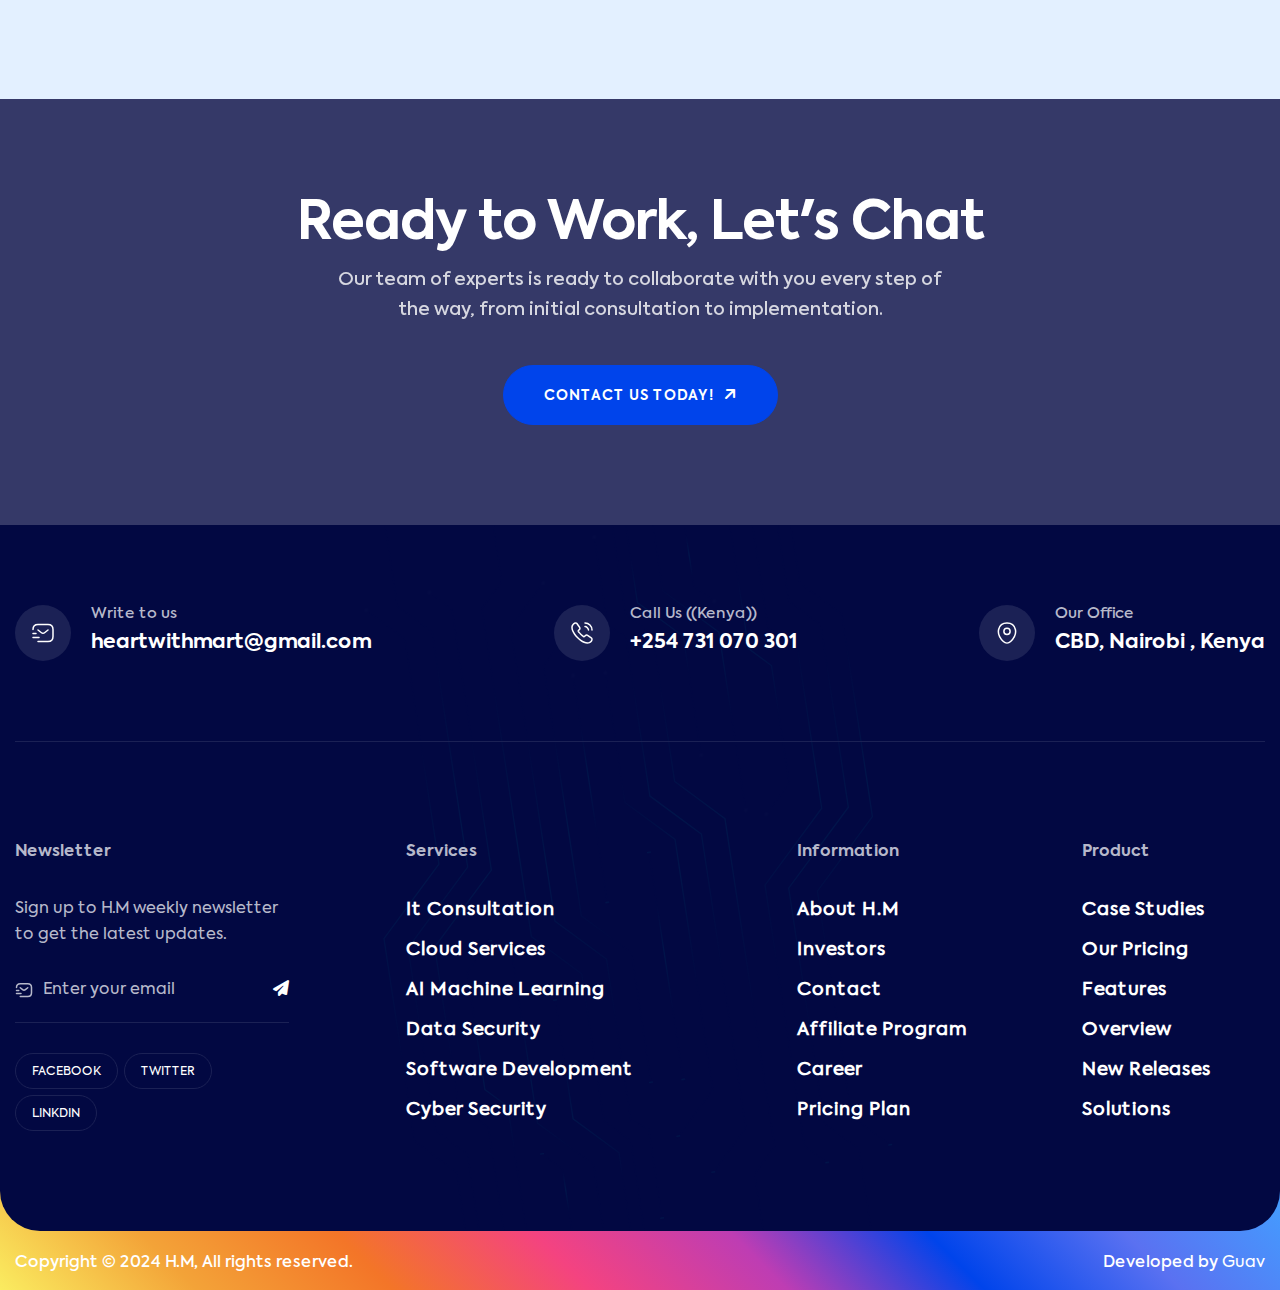
<file: fields.html>
<!DOCTYPE html>
<html lang="en">

  <head>
    <meta charset="utf-8" />
    <meta name="viewport" content="width=device-width, initial-scale=1, shrink-to-fit=no" />
    <meta http-equiv="x-ua-compatible" content="ie=edge" />
    <meta name="thumbnail" content="assets/images/H.M_page_thumbnail.webp" />
    <meta name="description" content="H.M – IT Solutions & Technology, Business Consulting, Software Company" />
    <meta name="keywords" content="Bootstrap Site Template" />
    <meta name="author" content="Webrock" />

    <title>
      Our Fields – H.M – IT Solutions & Technology, Business Consulting,
      Software Company
    </title>
    <link rel="shortcut icon" href="assets/images/site_logo/favourite_icon_2.svg" />

    <!-- Fraimwork - CSS Include -->
    <link rel="stylesheet" type="text/css" href="assets/css/bootstrap.min.css" />

    <!-- Icon - CSS Include -->
    <link rel="stylesheet" type="text/css" href="assets/css/fontawesome.css" />

    <!-- Animation - CSS Include -->
    <link rel="stylesheet" type="text/css" href="assets/css/animate.min.css" />

    <!-- Carousel - CSS Include -->
    <link rel="stylesheet" type="text/css" href="assets/css/swiper-bundle.min.css" />

    <!-- Video & Image Popup - CSS Include -->
    <link rel="stylesheet" type="text/css" href="assets/css/magnific-popup.min.css" />

    <!-- Counter - CSS Include -->
    <link rel="stylesheet" type="text/css" href="assets/css/odometer.min.css" />

    <!-- Custom - CSS Include -->
    <link rel="stylesheet" type="text/css" href="assets/css/style.css" />
  </head>

  <body>
    <!-- Body Wrap - Start -->
    <div class="page_wrapper">
      <!-- Preloader - Start -->
      <div id="preloader" class="preloader">
        <div class="loader-circle">
          <div class="loader-line-mask">
            <div class="loader-line"></div>
          </div>
          <div class="loader-logo">
            <img src="assets/images/site_logo/site_logo_2.jpeg"
              alt="Site Logo – H.M – IT Solutions &amp; Technology Site Template" />
          </div>
        </div>
      </div>
      <!-- Preloader - End -->

      <!-- Back To Top - Start -->
      <div class="backtotop">
        <a href="#" class="scroll">
          <i class="fa-solid fa-arrow-up"></i>
        </a>
      </div>
      <!-- Back To Top - End -->

      <!-- Site Header - Start
      ================================================== -->
      <header class="site_header site_header_1">
        <div class="header_top text-center">
          <div class="container">
            <p class="m-0">
              Subscribe us and receive <b>20% bonus</b> discount on checkout.
              <a href="pricing.html"><u>Learn more</u> <i class="fa-solid fa-angle-right"></i></a>
            </p>
          </div>
        </div>
        <div class="header_bottom stricky">
          <div class="container">
            <div class="row align-items-center">
              <div class="col-xl-3 col-lg-2 col-5">
                <div class="site_logo">
                  <a class="site_link" href="index.html">
                    <img src="assets/images/site_logo/site_logo_3.jpeg"
                      alt="Site Logo – H.M – IT Solutions & Technology, Business Consulting, Software Company" />
                  </a>
                  <div class="badge bg-danger-subtle text-danger">
                    We’re live!!
                  </div>
                </div>
              </div>
              <div class="col-xl-6 col-lg-7 col-2">
                <nav class="main_menu navbar navbar-expand-lg">
                  <div class="main_menu_inner collapse navbar-collapse justify-content-lg-center"
                    id="main_menu_dropdown">
                    <ul class="main_menu_list unordered_list justify-content-center">
                      <li class="dropdown">
                        <a class="nav-link" href="#" id="home_submenu" role="button" data-bs-toggle="dropdown"
                          aria-expanded="false">
                          Home
                        </a>
                        <ul class="dropdown-menu" aria-labelledby="home_submenu">
                          <li><a href="index.html">IT Solution</a></li>
                          <li>
                            <a href="index_software_company.html">Software Company</a>
                          </li>
                          <li>
                            <a href="index_business_consulting.html">Business Consulting</a>
                          </li>
                        </ul>
                      </li>
                      <li class="dropdown">
                        <a class="nav-link" href="#" id="company_submenu" role="button" data-bs-toggle="dropdown"
                          aria-expanded="false">
                          Company
                        </a>
                        <div class="dropdown-menu mega_menu_wrapper" aria-labelledby="company_submenu">
                          <div class="container">
                            <div class="row">
                              <div class="col-lg-9">
                                <div class="megamenu_pages_wrapper mb-5">
                                  <div class="row">
                                    <div class="col-lg-3 col-md-6">
                                      <a class="iconbox_block_2" href="about.html">
                                        <span class="icon_title_wrap">
                                          <small class="iconbox_icon">
                                            <img src="assets/images/icons/icon_wifi.svg" alt="Wifi SVG Icon" />
                                          </small>
                                          <small class="iconbox_title">About Us</small>
                                        </span>
                                        <span class="description mb-0">
                                          Learn more about H.M
                                        </span>
                                      </a>
                                    </div>
                                    <div class="col-lg-3 col-md-6">
                                      <a class="iconbox_block_2" href="pricing.html">
                                        <span class="icon_title_wrap">
                                          <small class="iconbox_icon">
                                            <img src="assets/images/icons/icon_dollar_2.svg" alt="Dollar SVG Icon" />
                                          </small>
                                          <small class="iconbox_title">Our Pricing</small>
                                        </span>
                                        <span class="description mb-0">
                                          Streamlined Pricing
                                        </span>
                                      </a>
                                    </div>
                                    <div class="col-lg-3 col-md-6">
                                      <a class="iconbox_block_2" href="portfolio.html">
                                        <span class="icon_title_wrap">
                                          <small class="iconbox_icon">
                                            <img src="assets/images/icons/icon_chart.svg" alt="Chart SVG Icon" />
                                          </small>
                                          <small class="iconbox_title">Portfolio</small>
                                        </span>
                                        <span class="description mb-0">
                                          Explore our all overview
                                        </span>
                                      </a>
                                    </div>
                                    <div class="col-lg-3 col-md-6">
                                      <a class="iconbox_block_2" href="portfolio_details.html">
                                        <span class="icon_title_wrap">
                                          <small class="iconbox_icon">
                                            <img src="assets/images/icons/icon_tag_2.svg" alt="Event Tag SVG Icon" />
                                          </small>
                                          <small class="iconbox_title">Portfolio Details</small>
                                        </span>
                                        <span class="description mb-0">
                                          Explore our work overview
                                        </span>
                                      </a>
                                    </div>
                                    <div class="col-lg-3 col-md-6">
                                      <a class="iconbox_block_2" href="team.html">
                                        <span class="icon_title_wrap">
                                          <small class="iconbox_icon">
                                            <img src="assets/images/icons/icon_user_2.svg" alt="User Check SVG Icon" />
                                          </small>
                                          <small class="iconbox_title">Team</small>
                                        </span>
                                        <span class="description mb-0">
                                          We are friendly Join our team
                                        </span>
                                      </a>
                                    </div>
                                    <div class="col-lg-3 col-md-6">
                                      <a class="iconbox_block_2" href="team_details.html">
                                        <span class="icon_title_wrap">
                                          <small class="iconbox_icon">
                                            <img src="assets/images/icons/icon_users.svg" alt="Users SVG Icon" />
                                          </small>
                                          <small class="iconbox_title">Team Details</small>
                                        </span>
                                        <span class="description mb-0">
                                          We are friendly Join our team
                                        </span>
                                      </a>
                                    </div>
                                    <div class="col-lg-3 col-md-6">
                                      <a class="iconbox_block_2" href="service.html">
                                        <span class="icon_title_wrap">
                                          <small class="iconbox_icon">
                                            <img src="assets/images/icons/icon_pen.svg" alt="Pen SVG Icon" />
                                          </small>
                                          <small class="iconbox_title">Services</small>
                                        </span>
                                        <small class="description mb-0">
                                          Happy to help you!
                                        </small>
                                      </a>
                                    </div>
                                    <div class="col-lg-3 col-md-6">
                                      <a class="iconbox_block_2" href="service_details.html">
                                        <span class="icon_title_wrap">
                                          <small class="iconbox_icon">
                                            <img src="assets/images/icons/icon_pen.svg" alt="Pen SVG Icon" />
                                          </small>
                                          <small class="iconbox_title">Service Details</small>
                                        </span>
                                        <small class="description mb-0">
                                          Happy to help you!
                                        </small>
                                      </a>
                                    </div>
                                  </div>
                                </div>
                                <ul class="btns_group p-0 unordered_list justify-content-start">
                                  <li>
                                    <a class="btn btn-primary" href="contact.html">
                                      <span class="btn_label" data-text="Free Consultation">Free Consultation</span>
                                      <span class="btn_icon">
                                        <i class="fa-solid fa-arrow-up-right"></i>
                                      </span>
                                    </a>
                                  </li>
                                  <li>
                                    <div class="review_short_info_2">
                                      <div class="review_admin_logo">
                                        <img src="assets/images/clients/client_logo_9.webp" alt="Client Logo" />
                                      </div>
                                      <div class="review_info_content">
                                        <ul class="rating_block unordered_list">
                                          <li>
                                            <i class="fa-solid fa-star fa-fw"></i>
                                          </li>
                                          <li>
                                            <i class="fa-solid fa-star fa-fw"></i>
                                          </li>
                                          <li>
                                            <i class="fa-solid fa-star fa-fw"></i>
                                          </li>
                                          <li>
                                            <i class="fa-solid fa-star fa-fw"></i>
                                          </li>
                                          <li>
                                            <i class="fa-solid fa-star fa-fw"></i>
                                          </li>
                                        </ul>
                                        <div class="review_counter">
                                          From <b>200+</b> reviews
                                        </div>
                                      </div>
                                    </div>
                                  </li>
                                  <li>
                                    <div class="review_short_info_2">
                                      <div class="review_admin_logo">
                                        <img src="assets/images/clients/client_logo_10.webp" alt="Client Logo" />
                                      </div>
                                      <div class="review_info_content">
                                        <ul class="rating_block unordered_list">
                                          <li>
                                            <i class="fa-solid fa-star fa-fw"></i>
                                          </li>
                                          <li>
                                            <i class="fa-solid fa-star fa-fw"></i>
                                          </li>
                                          <li>
                                            <i class="fa-solid fa-star fa-fw"></i>
                                          </li>
                                          <li>
                                            <i class="fa-solid fa-star fa-fw"></i>
                                          </li>
                                          <li>
                                            <i class="fa-solid fa-star fa-fw"></i>
                                          </li>
                                        </ul>
                                        <div class="review_counter">
                                          From <b>200+</b> reviews
                                        </div>
                                      </div>
                                    </div>
                                  </li>
                                </ul>
                              </div>
                              <div class="col-lg-3">
                                <div class="site_author bg-primary">
                                  <div class="author_box">
                                    <div class="author_image bg-light">
                                      <img src="assets/images/avatar/avatar_7.webp" alt="Site Author Image" />
                                    </div>
                                    <div class="author_box_content">
                                      <h3 class="author_name text-white">
                                        Martha Wambeo
                                      </h3>
                                      <span class="author_designation text-white">CEO & Founder At H.M</span>
                                    </div>
                                    <div class="quote_icon">
                                      <img src="assets/images/icons/icon_quote.svg" alt="Quote Icon" />
                                    </div>
                                  </div>
                                  <p class="mb-0 text-white">
                                    As a CEO & Founder At H.M I have been voice
                                    crying in the wilderness, trying to make
                                    requirements clear, use every minute to
                                    deliver the result, and not reinvent the
                                    wheel. Here at H.M, I made that possible for
                                    the clients.
                                  </p>
                                </div>
                              </div>
                            </div>
                          </div>
                        </div>
                      </li>
                      <li class="dropdown">
                        <a class="nav-link" href="#" id="portfolio_submenu" role="button" data-bs-toggle="dropdown"
                          aria-expanded="false">
                          Portfolio
                        </a>
                        <ul class="dropdown-menu" aria-labelledby="portfolio_submenu">
                          <li><a href="portfolio.html">Portfolio</a></li>
                          <li>
                            <a href="portfolio_details.html">Portfolio Details</a>
                          </li>
                        </ul>
                      </li>
                      <li class="dropdown active">
                        <a class="nav-link" href="#" id="services_submenu" role="button" data-bs-toggle="dropdown"
                          aria-expanded="false">
                          Services
                        </a>
                        <div class="dropdown-menu mega_menu_wrapper p-0" aria-labelledby="services_submenu">
                          <div class="container">
                            <div class="row justify-content-lg-between">
                              <div class="col-lg-8">
                                <div class="row">
                                  <div class="col-lg-4">
                                    <div class="megamenu_widget">
                                      <h3 class="megamenu_info_title">
                                        Services
                                      </h3>
                                      <ul class="icon_list unordered_list_block">
                                        <li>
                                          <a href="service_details.html">
                                            <span class="icon_list_text">
                                              IT Management Services
                                            </span>
                                          </a>
                                        </li>
                                        <li>
                                          <a href="service_details.html">
                                            <span class="icon_list_text">
                                              Data Tracking Security
                                            </span>
                                          </a>
                                        </li>
                                        <li>
                                          <a href="service_details.html">
                                            <span class="icon_list_text">
                                              Website Development
                                            </span>
                                          </a>
                                        </li>
                                        <li>
                                          <a href="service_details.html">
                                            <span class="icon_list_text">
                                              CRM Solutions and Design
                                            </span>
                                          </a>
                                        </li>
                                        <li>
                                          <a href="service_details.html">
                                            <span class="icon_list_text">
                                              UI/UX Design Services
                                            </span>
                                          </a>
                                        </li>
                                        <li>
                                          <a href="service_details.html">
                                            <span class="icon_list_text">
                                              Technology Solution
                                            </span>
                                          </a>
                                        </li>
                                        <li>
                                          <a href="service_details.html">
                                            <span class="icon_list_text">
                                              Software Development
                                            </span>
                                          </a>
                                        </li>

                                        <!-- Added Services -->
                                        <li>
                                          <a href="service_details.html">
                                            <span class="icon_list_text">
                                              Cyber Security - Network Security
                                            </span>
                                          </a>
                                        </li>
                                        <li>
                                          <a href="service_details.html">
                                            <span class="icon_list_text">
                                              Data Analytics
                                            </span>
                                          </a>
                                        </li>
                                        <li>
                                          <a href="service_details.html">
                                            <span class="icon_list_text">
                                              Digital Strategy and Consulting
                                            </span>
                                          </a>
                                        </li>
                                        <li>
                                          <a href="service_details.html">
                                            <span class="icon_list_text">
                                              Digital Sales and Marketing
                                            </span>
                                          </a>
                                        </li>
                                        <li>
                                          <a href="service_details.html">
                                            <span class="icon_list_text">
                                              E-mail Marketing
                                            </span>
                                          </a>
                                        </li>
                                        <li>
                                          <a href="service_details.html">
                                            <span class="icon_list_text">
                                              Brand Management
                                            </span>
                                          </a>
                                        </li>
                                        <li>
                                          <a href="service_details.html">
                                            <span class="icon_list_text">
                                              Reputation Management
                                            </span>
                                          </a>
                                        </li>
                                        <li>
                                          <a href="service_details.html">
                                            <span class="icon_list_text">
                                              Social Media Management
                                            </span>
                                          </a>
                                        </li>
                                        <li>
                                          <a href="service_details.html">
                                            <span class="icon_list_text">
                                              Graphic Design
                                            </span>
                                          </a>
                                        </li>

                                        <div class="col-lg-4">
                                          <div class="megamenu_widget">
                                            <h3 class="megamenu_info_title">
                                              Our Fields
                                            </h3>
                                            <ul class="icon_list unordered_list_block">
                                              <li>
                                                <a href="fields.html">
                                                  <span class="icon_list_text">
                                                    Healthcare
                                                  </span>
                                                </a>
                                              </li>
                                              <li>
                                                <a href="fields.html">
                                                  <span class="icon_list_text">
                                                    Banks
                                                  </span>
                                                </a>
                                              </li>
                                              <li>
                                                <a href="fields.html">
                                                  <span class="icon_list_text">
                                                    Logistics
                                                  </span>
                                                </a>
                                              </li>
                                              <li>
                                                <a href="fields.html">
                                                  <span class="icon_list_text">
                                                    Supermarkets
                                                  </span>
                                                </a>
                                              </li>
                                              <li>
                                                <a href="fields.html">
                                                  <span class="icon_list_text">
                                                    Industries
                                                  </span>
                                                </a>
                                              </li>
                                              <li>
                                                <a href="fields.html">
                                                  <span class="icon_list_text">
                                                    Hotels
                                                  </span>
                                                </a>
                                              </li>
                                              <li>
                                                <a href="fields.html">
                                                  <span class="icon_list_text">
                                                    Fintech
                                                  </span>
                                                </a>
                                              </li>
                                            </ul>
                                          </div>
                                        </div>
                                        <div class="col-lg-4">
                                          <div class="megamenu_widget">
                                            <h3 class="megamenu_info_title">
                                              Product
                                            </h3>
                                            <ul class="icon_list unordered_list_block">
                                              <li>
                                                <a href="portfolio.html">
                                                  <span class="icon_list_text">
                                                    Case Studies
                                                  </span>
                                                </a>
                                              </li>
                                              <li>
                                                <a href="pricing.html">
                                                  <span class="icon_list_text">
                                                    Our Pricing
                                                  </span>
                                                </a>
                                              </li>
                                              <li>
                                                <a href="service.html">
                                                  <span class="icon_list_text">
                                                    Features
                                                  </span>
                                                </a>
                                              </li>
                                              <li>
                                                <a href="about.html">
                                                  <span class="icon_list_text">
                                                    Overview
                                                  </span>
                                                </a>
                                              </li>
                                              <li>
                                                <a href="#!">
                                                  <span class="icon_list_text">
                                                    New Releases
                                                  </span>
                                                </a>
                                              </li>
                                              <li>
                                                <a href="service.html">
                                                  <span class="icon_list_text">
                                                    Solutions
                                                  </span>
                                                </a>
                                              </li>
                                            </ul>
                                          </div>
                                        </div>
                                    </div>
                                    <div class="social_area">
                                      <ul class="social_icons_block unordered_list" data-text="Follow Us:">
                                        <li>
                                          <a href="#!">
                                            <i class="fa-brands fa-facebook-f"></i>
                                          </a>
                                        </li>
                                        <li>
                                          <a href="#!">
                                            <i class="fa-brands fa-twitter"></i>
                                          </a>
                                        </li>
                                        <li>
                                          <a href="#!">
                                            <i class="fa-brands fa-linkedin-in"></i>
                                          </a>
                                        </li>
                                        <li>
                                          <a href="#!">
                                            <i class="fa-brands fa-dribbble"></i>
                                          </a>
                                        </li>
                                      </ul>
                                      <p class="career_link m-0">
                                        Looking for the ultimate consultancy?
                                        <a href="#!">We’re live!!</a>
                                      </p>
                                    </div>
                                  </div>
                                  <div class="col-lg-3">
                                    <div class="megamenu_case bg-primary">
                                      <h3>Computer Software</h3>
                                      <h4>Astarte Medical</h4>
                                      <img src="assets/images/case/case_image_4.webp" alt="Case Image" />
                                      <a class="btn" href="portfolio.html">
                                        <span class="btn_label" data-text="Read Case">Read Case</span>
                                        <span class="btn_icon">
                                          <i class="fa-solid fa-arrow-up-right"></i>
                                        </span>
                                      </a>
                                    </div>
                                  </div>
                                </div>
                              </div>
                            </div>
                      </li>
                      <li class="dropdown">
                        <a class="nav-link" href="#" id="pages_submenu" role="button" data-bs-toggle="dropdown"
                          aria-expanded="false">
                          Pages
                        </a>
                        <ul class="dropdown-menu" aria-labelledby="pages_submenu">
                          <li><a href="about.html">About Us</a></li>
                          <li class="dropdown">
                            <a class="nav-link" href="#" id="blog_submenu" role="button" data-bs-toggle="dropdown"
                              aria-expanded="false">
                              Blogs
                            </a>
                            <ul class="dropdown-menu" aria-labelledby="blog_submenu">
                              <li><a href="blog.html">Our Blogs</a></li>
                              <li>
                                <a href="blog_details.html">Blog Details</a>
                              </li>
                            </ul>
                          </li>
                          <li><a href="contact.html">Help Center</a></li>
                          <li>
                            <a href="#!">Careers
                              <small class="badge bg-danger-subtle text-danger">We’re live!!</small></a>
                          </li>
                        </ul>
                      </li>
                      <li><a href="contact.html">Contact</a></li>
                    </ul>
                  </div>
                </nav>
              </div>
              <div class="col-xl-3 col-lg-3 col-5">
                <ul class="header_btns_group unordered_list justify-content-end">
                  <li>
                    <!-- Mobile Menu Button -->
                    <button class="mobile_menu_btn navbar-toggler" type="button" data-bs-toggle="collapse"
                      data-bs-target="#main_menu_dropdown" aria-expanded="false" aria-label="Toggle navigation">
                      <i class="far fa-bars"></i>
                    </button>

                    <!-- Collapsible Mobile Menu -->
                    <div class="collapse navbar-collapse" id="main_menu_dropdown">
                      <ul class="navbar-nav main_menu_list unordered_list justify-content-center">
                        <!-- Home Dropdown Menu -->
                        <li class="nav-item dropdown active">
                          <a class="nav-link" href="#" id="home_submenu" role="button" data-bs-toggle="dropdown"
                            aria-expanded="false">
                            Home
                          </a>
                          <ul class="dropdown-menu" aria-labelledby="home_submenu">
                            <li class="active">
                              <a class="dropdown-item" href="index.html">IT Solution</a>
                            </li>
                            <li>
                              <a class="dropdown-item" href="index_software_company.html">Software Company</a>
                            </li>
                            <li>
                              <a class="dropdown-item" href="index_business_consulting.html">Business Consulting</a>
                            </li>
                          </ul>
                        </li>
                        <!-- Other Menu Items -->
                        <li class="nav-item">
                          <a class="nav-link" href="about.html">About Us</a>
                        </li>
                        <li class="nav-item">
                          <a class="nav-link" href="pricing.html">Our Pricing</a>
                        </li>
                        <li class="nav-item">
                          <a class="nav-link" href="portfolio.html">Portfolio</a>
                        </li>
                        <li class="nav-item">
                          <a class="nav-link" href="portfolio_details.html">Portfolio Details</a>
                        </li>
                        <li class="nav-item">
                          <a class="nav-link" href="team.html">Team</a>
                        </li>
                        <li class="nav-item">
                          <a class="nav-link" href="team_details.html">Team Details</a>
                        </li>
                        <li class="nav-item">
                          <a class="nav-link" href="service.html">Services</a>
                        </li>
                        <li class="nav-item">
                          <a class="nav-link" href="service_details.html">Service Details</a>
                        </li>
                        <li class="nav-item">
                          <a class="nav-link" href="blog.html">Blog</a>
                        </li>
                        <li class="nav-item">
                          <a class="nav-link" href="blog_details.html">Blog Details</a>
                        </li>
                        <li class="nav-item">
                          <a class="nav-link" href="contact.html">Contact Us</a>
                        </li>
                        <li class="nav-item">
                          <a class="nav-link" href="fields.html">Fields</a>
                        </li>
                      </ul>
                    </div>

                    <!-- Custom CSS -->
                    <style>
                      .mobile_menu_btn {
                        border: none;
                        background-color: transparent;
                        padding: 10px;
                      }

                      .navbar-toggler-icon {
                        font-size: 1.5rem;
                        color: #333;
                      }

                      .navbar-nav .nav-link {
                        color: #333;
                        padding: 10px 15px;
                        text-align: center;
                      }

                      .navbar-nav .dropdown-menu {
                        background-color: #f8f9fa;
                        border-radius: 0.25rem;
                        box-shadow: 0 0.125rem 0.25rem rgba(0, 0, 0, 0.075);
                      }

                      .navbar-nav .dropdown-item {
                        color: #333;
                        padding: 10px 20px;
                      }

                      .navbar-nav .dropdown-item:hover {
                        background-color: #e9ecef;
                      }
                    </style>

                    <!-- Bootstrap JS and Popper.js (inline) -->
                    <script src="https://cdn.jsdelivr.net/npm/@popperjs/core@2.11.7/dist/umd/popper.min.js"></script>
                    <script src="https://cdn.jsdelivr.net/npm/bootstrap@5.3.0/dist/js/bootstrap.min.js"></script>

                  </li>
                  <li>
                    <a class="btn btn-outline-light" href="pricing.html">
                      <span class="btn_label" data-text="Get Started">Get Started</span>
                      <span class="btn_icon">
                        <i class="fa-solid fa-arrow-up-right"></i>
                      </span>
                    </a>
                  </li>
                </ul>
              </div>
            </div>
          </div>
        </div>
      </header>
      <!-- Site Header - End
      ================================================== -->

      <!-- Main Body - Start
      ================================================== -->
      <main class="page_content">
        <!-- Page Banner Section - Start
        ================================================== -->
        <section class="page_banner_section text-center"
          style="background-image: url('assets/images/shapes/bg_pattern_4.svg')">
          <div class="container">
            <div class="heading_focus_text text-white">
              Our
              <span class="badge bg-secondary">Fields 😍</span>
            </div>
            <h1 class="page_title mb-0 text-white">Our Fields</h1>
          </div>
        </section>
        <!-- Page Banner Section - End
        ================================================== -->

        <!-- Service Details Section - Start
        ================================================== -->
        <section class="service_details_section section_space bg-light">
          <div class="container">
            <div class="details_item_image">
              <img src="assets/images/services/abouthealth.jpeg" alt="Service Details Image" />
            </div>
            <h2 class="details_item_title">
              Ransform Healthcare With Our Custom App Solutions
            </h2>
            <p>
              The "Cloud Migration and Integration Project" represents a pivotal
              step for our client's digital transformation journey. By
              transitioning from traditional on-premises infrastructure to
              cloud-based solutions, we are unlocking a world of possibilities,
              from scalability and flexibility to enhanced security and cost
              efficiency. Our meticulous planning and execution ensure a smooth
              migration process, with minimal disruption to business operations.
              From assessing the current environment to preparing the
              infrastructure, migrating data and applications.
            </p>
            <p>
              Providing comprehensive training and support, we leave no stone
              unturned in ensuring the success of this project. With our
              expertise and dedication, we empower our client to embrace the
              full potential of cloud computing, driving innovation.
            </p>

            <h3 class="details_item_info_title">
              Benefits of Our Healthcare Software Services
            </h3>
            <p class="mb-4">
              In this phase of the Cloud Migration and Integration project, our
              focus is on executing robust data migration strategies to ensure
              the seamless transfer of data from on-premises servers to cloud
              storage solutions. Leveraging advanced techniques and tools,
            </p>
            <div class="row mb-5">
              <div class="col-lg-6">
                <ul class="icon_list unordered_list_block">
                  <li>
                    <span class="icon_list_icon">
                      <img src="assets/images/icons/icon_check_3.svg" alt="Check SVG Icon" />
                    </span>
                    <span class="icon_list_text">
                      In-depth medical expertise
                    </span>
                  </li>
                  <li>
                    <span class="icon_list_icon">
                      <img src="assets/images/icons/icon_check_3.svg" alt="Check SVG Icon" />
                    </span>
                    <span class="icon_list_text">
                      Focus on client’s success
                    </span>
                  </li>
                </ul>
              </div>
              <div class="col-lg-6">
                <ul class="icon_list unordered_list_block">
                  <li>
                    <span class="icon_list_icon">
                      <img src="assets/images/icons/icon_check_3.svg" alt="Check SVG Icon" />
                    </span>
                    <span class="icon_list_text"> Wide tech stack </span>
                  </li>
                  <li>
                    <span class="icon_list_icon">
                      <img src="assets/images/icons/icon_check_3.svg" alt="Check SVG Icon" />
                    </span>
                    <span class="icon_list_text">
                      100% reliability guarantee
                    </span>
                  </li>
                </ul>
              </div>
            </div>

            <h3 class="details_item_info_title">Service Process</h3>
            <div class="row mb-5 align-items-center justify-content-lg-between">
              <div class="col-lg-6">
                <div class="accordion" id="service_process_faq">
                  <div class="accordion-item">
                    <div class="accordion-button" role="button" data-bs-toggle="collapse" data-bs-target="#collapse_one"
                      aria-expanded="true" aria-controls="collapse_one">
                      01. Listening to Your Needs
                    </div>
                    <div id="collapse_one" class="accordion-collapse collapse show"
                      data-bs-parent="#service_process_faq">
                      <div class="accordion-body">
                        <p class="m-0">
                          Data - driven diagnostic and predictive app for
                          improving outcomes Data driven diagnostic and
                          predictive app for improving.
                        </p>
                      </div>
                    </div>
                  </div>
                  <div class="accordion-item">
                    <div class="accordion-button collapsed" role="button" data-bs-toggle="collapse"
                      data-bs-target="#collapse_two" aria-expanded="false" aria-controls="collapse_two">
                      02. Tailored Solutions
                    </div>
                    <div id="collapse_two" class="accordion-collapse collapse" data-bs-parent="#service_process_faq">
                      <div class="accordion-body">
                        <p class="m-0">
                          Data - driven diagnostic and predictive app for
                          improving outcomes Data driven diagnostic and
                          predictive app for improving.
                        </p>
                      </div>
                    </div>
                  </div>
                  <div class="accordion-item">
                    <div class="accordion-button collapsed" role="button" data-bs-toggle="collapse"
                      data-bs-target="#collapse_three" aria-expanded="false" aria-controls="collapse_three">
                      03. Tactical Alignment
                    </div>
                    <div id="collapse_three" class="accordion-collapse collapse" data-bs-parent="#service_process_faq">
                      <div class="accordion-body">
                        <p class="m-0">
                          Data - driven diagnostic and predictive app for
                          improving outcomes Data driven diagnostic and
                          predictive app for improving.
                        </p>
                      </div>
                    </div>
                  </div>
                  <div class="accordion-item">
                    <div class="accordion-button collapsed" role="button" data-bs-toggle="collapse"
                      data-bs-target="#collapse_four" aria-expanded="false" aria-controls="collapse_four">
                      04. Measurable Results
                    </div>
                    <div id="collapse_four" class="accordion-collapse collapse" data-bs-parent="#service_process_faq">
                      <div class="accordion-body">
                        <p class="m-0">
                          Data - driven diagnostic and predictive app for
                          improving outcomes Data driven diagnostic and
                          predictive app for improving.
                        </p>
                      </div>
                    </div>
                  </div>
                </div>
              </div>
              <div class="col-lg-5">
                <ul class="content_layer_group unordered_list_block text-center">
                  <li class="accordion-button" role="button" data-bs-toggle="collapse" data-bs-target="#collapse_one"
                    aria-expanded="true" aria-controls="collapse_one">
                    <span>Listening to Your Needs</span>
                  </li>
                  <li class="accordion-button collapsed" role="button" data-bs-toggle="collapse"
                    data-bs-target="#collapse_two" aria-expanded="false" aria-controls="collapse_two">
                    <span>Tailored Solutions</span>
                  </li>
                  <li class="accordion-button collapsed" role="button" data-bs-toggle="collapse"
                    data-bs-target="#collapse_three" aria-expanded="false" aria-controls="collapse_three">
                    <span>Tactical Alignment</span>
                  </li>
                  <li class="accordion-button collapsed" role="button" data-bs-toggle="collapse"
                    data-bs-target="#collapse_four" aria-expanded="false" aria-controls="collapse_four">
                    <span>Measurable Results</span>
                  </li>
                </ul>
              </div>
            </div>
          </div>
        </section>
        <!-- Service Details Section - End
        ================================================== -->

        <!-- Service Section - Start
        ================================================== -->
        <section class="service_section section_space bg-light pt-0">
          <div class="container">
            <div class="row align-items-center justify-content-lg-between">
              <div class="col-lg-6">
                <div class="image_wrap">
                  <img src="assets/images/about/service.jpeg" alt="H.M - About Image" />
                </div>
              </div>
              <div class="col-lg-6">
                <div class="ps-lg-5">
                  <div class="heading_block">
                    <div class="heading_focus_text">
                      <span class="badge bg-secondary text-white">Why Us</span>
                      Better
                    </div>
                    <h2 class="heading_text mb-0">
                      Why Our Services are Better Than Others?
                    </h2>
                  </div>
                  <ul class="service_facilities_group unordered_list">
                    <li>
                      <a class="iconbox_block layout_icon_left" href="service_details.html">
                        <span class="iconbox_icon">
                          <img src="assets/images/icons/icon_check_2.svg" alt="Check SVG Icon" />
                        </span>
                        <span class="iconbox_content">
                          <strong class="iconbox_title mb-0">Quality Comes First</strong>
                        </span>
                      </a>
                    </li>
                    <li>
                      <a class="iconbox_block layout_icon_left" href="service_details.html">
                        <span class="iconbox_icon">
                          <img src="assets/images/icons/icon_leaf.svg" alt="Leaf SVG Icon" />
                        </span>
                        <span class="iconbox_content">
                          <strong class="iconbox_title mb-0">Flexible Cooperation</strong>
                        </span>
                      </a>
                    </li>
                    <li>
                      <a class="iconbox_block layout_icon_left" href="service_details.html">
                        <span class="iconbox_icon">
                          <img src="assets/images/icons/icon_box.svg" alt="Box SVG Icon" />
                        </span>
                        <span class="iconbox_content">
                          <strong class="iconbox_title mb-0">On-time Delivery</strong>
                        </span>
                      </a>
                    </li>
                    <li>
                      <a class="iconbox_block layout_icon_left" href="service_details.html">
                        <span class="iconbox_icon">
                          <img src="assets/images/icons/icon_receipt_add.svg" alt="Receipt Add SVG Icon" />
                        </span>
                        <span class="iconbox_content">
                          <strong class="iconbox_title mb-0">Transparent Costs</strong>
                        </span>
                      </a>
                    </li>
                    <li>
                      <a class="iconbox_block layout_icon_left" href="service_details.html">
                        <span class="iconbox_icon">
                          <img src="assets/images/icons/icon_monitor.svg" alt="Monitor SVG Icon" />
                        </span>
                        <span class="iconbox_content">
                          <strong class="iconbox_title mb-0">Qualified Developers</strong>
                        </span>
                      </a>
                    </li>
                    <li>
                      <a class="iconbox_block layout_icon_left" href="service_details.html">
                        <span class="iconbox_icon">
                          <img src="assets/images/icons/icon_microscope.svg" alt="Microscope SVG Icon" />
                        </span>
                        <span class="iconbox_content">
                          <strong class="iconbox_title mb-0">Quick Scale-up</strong>
                        </span>
                      </a>
                    </li>
                  </ul>
                </div>
              </div>
            </div>
          </div>
        </section>
        <!-- Service Section - End
        ================================================== -->

        <!-- Call To Action Section - Start
        ================================================== -->
        <section class="calltoaction_section parallaxie" style="
            background-image: url('assets/images/backgrounds/bg_image_1.webp');
          ">
          <div class="container text-center">
            <div class="heading_block text-white">
              <h2 class="heading_text">Ready to Work, Let's Chat</h2>
              <p class="heading_description mb-0">
                Our team of experts is ready to collaborate with you every step
                of the way, from initial consultation to implementation.
              </p>
            </div>
            <a class="btn btn-primary" href="contact.html">
              <span class="btn_label" data-text="Contact Us Today!">Contact Us Today!</span>
              <span class="btn_icon">
                <i class="fa-solid fa-arrow-up-right"></i>
              </span>
            </a>
          </div>
        </section>
        <!-- Call To Action Section - End
        ================================================== -->
      </main>
      <!-- Main Body - End
      ================================================== -->

      <!-- Site Footer - Start
      ================================================== -->
      <footer class="site_footer footer_layout_1">
        <div class="content_box" style="background-image: url('assets/images/shapes/bg_pattern_3.svg')">
          <div class="container">
            <div class="diract_contact_links text-white">
              <div class="iconbox_block layout_icon_left">
                <div class="iconbox_icon">
                  <img src="assets/images/icons/icon_mail.svg" alt="Mail SVG Icon" />
                </div>
                <div class="iconbox_content">
                  <h3 class="iconbox_title">Write to us</h3>
                  <p class="mb-0">heartwithmart@gmail.com</p>
                </div>
              </div>
              <div class="iconbox_block layout_icon_left">
                <div class="iconbox_icon">
                  <img src="assets/images/icons/icon_calling.svg" alt="Calling Check SVG Icon" />
                </div>
                <div class="iconbox_content">
                  <h3 class="iconbox_title">Call Us ((Kenya))</h3>
                  <p class="mb-0">+254 731 070 301</p>
                </div>
              </div>
              <div class="iconbox_block layout_icon_left">
                <div class="iconbox_icon">
                  <img src="assets/images/icons/icon_map_mark.svg" alt="Map Mark Check SVG Icon" />
                </div>
                <div class="iconbox_content">
                  <h3 class="iconbox_title">Our Office</h3>
                  <p class="mb-0">CBD, Nairobi , Kenya</p>
                </div>
              </div>
            </div>
            <div class="footer_main_content">
              <div class="row justify-content-lg-between">
                <div class="col-lg-3 col-md-6 col-sm-6">
                  <div class="footer_widget pe-md-3">
                    <h2 class="footer_info_title">Newsletter</h2>
                    <p>
                      Sign up to H.M weekly newsletter to get the latest
                      updates.
                    </p>
                    <form class="footer_newslatter" action="#">
                      <label for="footer_mail_input">
                        <img src="assets/images/icons/icon_mail_2.svg" alt="Mail SVG Icon" />
                      </label>
                      <input id="footer_mail_input" type="email" name="email" placeholder="Enter your email" />
                      <button type="submit">
                        <i class="fa-solid fa-paper-plane"></i>
                      </button>
                    </form>
                    <ul class="social_links_block unordered_list">
                      <li><a href="#!">Facebook</a></li>
                      <li><a href="#!">Twitter</a></li>
                      <li><a href="#!">Linkdin</a></li>
                    </ul>
                  </div>
                </div>
                <div class="col-lg-3 col-md-6 col-sm-6">
                  <div class="footer_widget">
                    <h3 class="footer_info_title">Services</h3>
                    <ul class="icon_list unordered_list_block">
                      <li>
                        <a href="#!">
                          <span class="icon_list_text"> It Consultation </span>
                        </a>
                      </li>
                      <li>
                        <a href="#!">
                          <span class="icon_list_text"> Cloud Services </span>
                        </a>
                      </li>
                      <li>
                        <a href="#!">
                          <span class="icon_list_text">
                            AI Machine Learning
                          </span>
                        </a>
                      </li>
                      <li>
                        <a href="#!">
                          <span class="icon_list_text"> Data Security </span>
                        </a>
                      </li>
                      <li>
                        <a href="#!">
                          <span class="icon_list_text">
                            Software Development
                          </span>
                        </a>
                      </li>
                      <li>
                        <a href="#!">
                          <span class="icon_list_text"> Cyber Security </span>
                        </a>
                      </li>
                    </ul>
                  </div>
                </div>
                <div class="col-lg-2 col-md-6 col-sm-6">
                  <div class="footer_widget">
                    <h3 class="footer_info_title">Information</h3>
                    <ul class="icon_list unordered_list_block">
                      <li>
                        <a href="#!">
                          <span class="icon_list_text"> About H.M </span>
                        </a>
                      </li>
                      <li>
                        <a href="#!">
                          <span class="icon_list_text"> Investors </span>
                        </a>
                      </li>
                      <li>
                        <a href="#!">
                          <span class="icon_list_text"> Contact </span>
                        </a>
                      </li>
                      <li>
                        <a href="#!">
                          <span class="icon_list_text">
                            Affiliate Program
                          </span>
                        </a>
                      </li>
                      <li>
                        <a href="#!">
                          <span class="icon_list_text"> Career </span>
                        </a>
                      </li>
                      <li>
                        <a href="#!">
                          <span class="icon_list_text"> Pricing Plan </span>
                        </a>
                      </li>
                    </ul>
                  </div>
                </div>
                <div class="col-lg-2 col-md-6 col-sm-6">
                  <div class="footer_widget">
                    <h3 class="footer_info_title">Product</h3>
                    <ul class="icon_list unordered_list_block">
                      <li>
                        <a href="#!">
                          <span class="icon_list_text"> Case Studies </span>
                        </a>
                      </li>
                      <li>
                        <a href="#!">
                          <span class="icon_list_text"> Our Pricing </span>
                        </a>
                      </li>
                      <li>
                        <a href="#!">
                          <span class="icon_list_text"> Features </span>
                        </a>
                      </li>
                      <li>
                        <a href="#!">
                          <span class="icon_list_text"> Overview </span>
                        </a>
                      </li>
                      <li>
                        <a href="#!">
                          <span class="icon_list_text"> New Releases </span>
                        </a>
                      </li>
                      <li>
                        <a href="#!">
                          <span class="icon_list_text"> Solutions </span>
                        </a>
                      </li>
                    </ul>
                  </div>
                </div>
              </div>
            </div>
          </div>
        </div>
        <div class="footer_bottom">
          <div class="container d-md-flex align-items-md-center justify-content-md-between">
            <p class="copyright_text m-0">
              Copyright © 2024 H.M, All rights reserved.
            </p>
            <p class="copyright_text m-0">
              Developed by
              <a href="https://guavytechsolutions.com/" target="_blank">Guav</a>
            </p>
          </div>
        </div>
      </footer>
      <!-- Site Footer - End
      ================================================== -->
    </div>
    <!-- Body Wrap - End -->

    <!-- Fraimwork - Jquery Include -->
    <script src="assets/js/jquery.min.js"></script>
    <script src="assets/js/popper.min.js"></script>
    <script src="assets/js/bootstrap.min.js"></script>
    <script src="assets/js/bootstrap-dropdown-ml-hack.min.js"></script>

    <!-- Carousel - Jquery Include -->
    <script src="assets/js/swiper-bundle.min.js"></script>

    <!-- Parallax Effects - jquery include -->
    <script src="assets/js/parallaxie.js"></script>
    <script src="assets/js/parallax-scroll.js"></script>
    <script src="assets/js/wow.min.js"></script>

    <!-- Countdown - Jquery Include -->
    <script src="assets/js/countdown.js"></script>

    <!-- Video & Image Popup - Jquery Include -->
    <script src="assets/js/magnific-popup.min.js"></script>

    <!-- Counter - Jquery Include -->
    <script src="assets/js/appear.min.js"></script>
    <script src="assets/js/odometer.min.js"></script>

    <!-- Circular Progress Bar - Jquery Include -->
    <script src="assets/js/circularProgressBar.min.js"></script>

    <!-- Custom - Jquery Include -->
    <script src="assets/js/main.js"></script>
  </body>

</html>
</file>
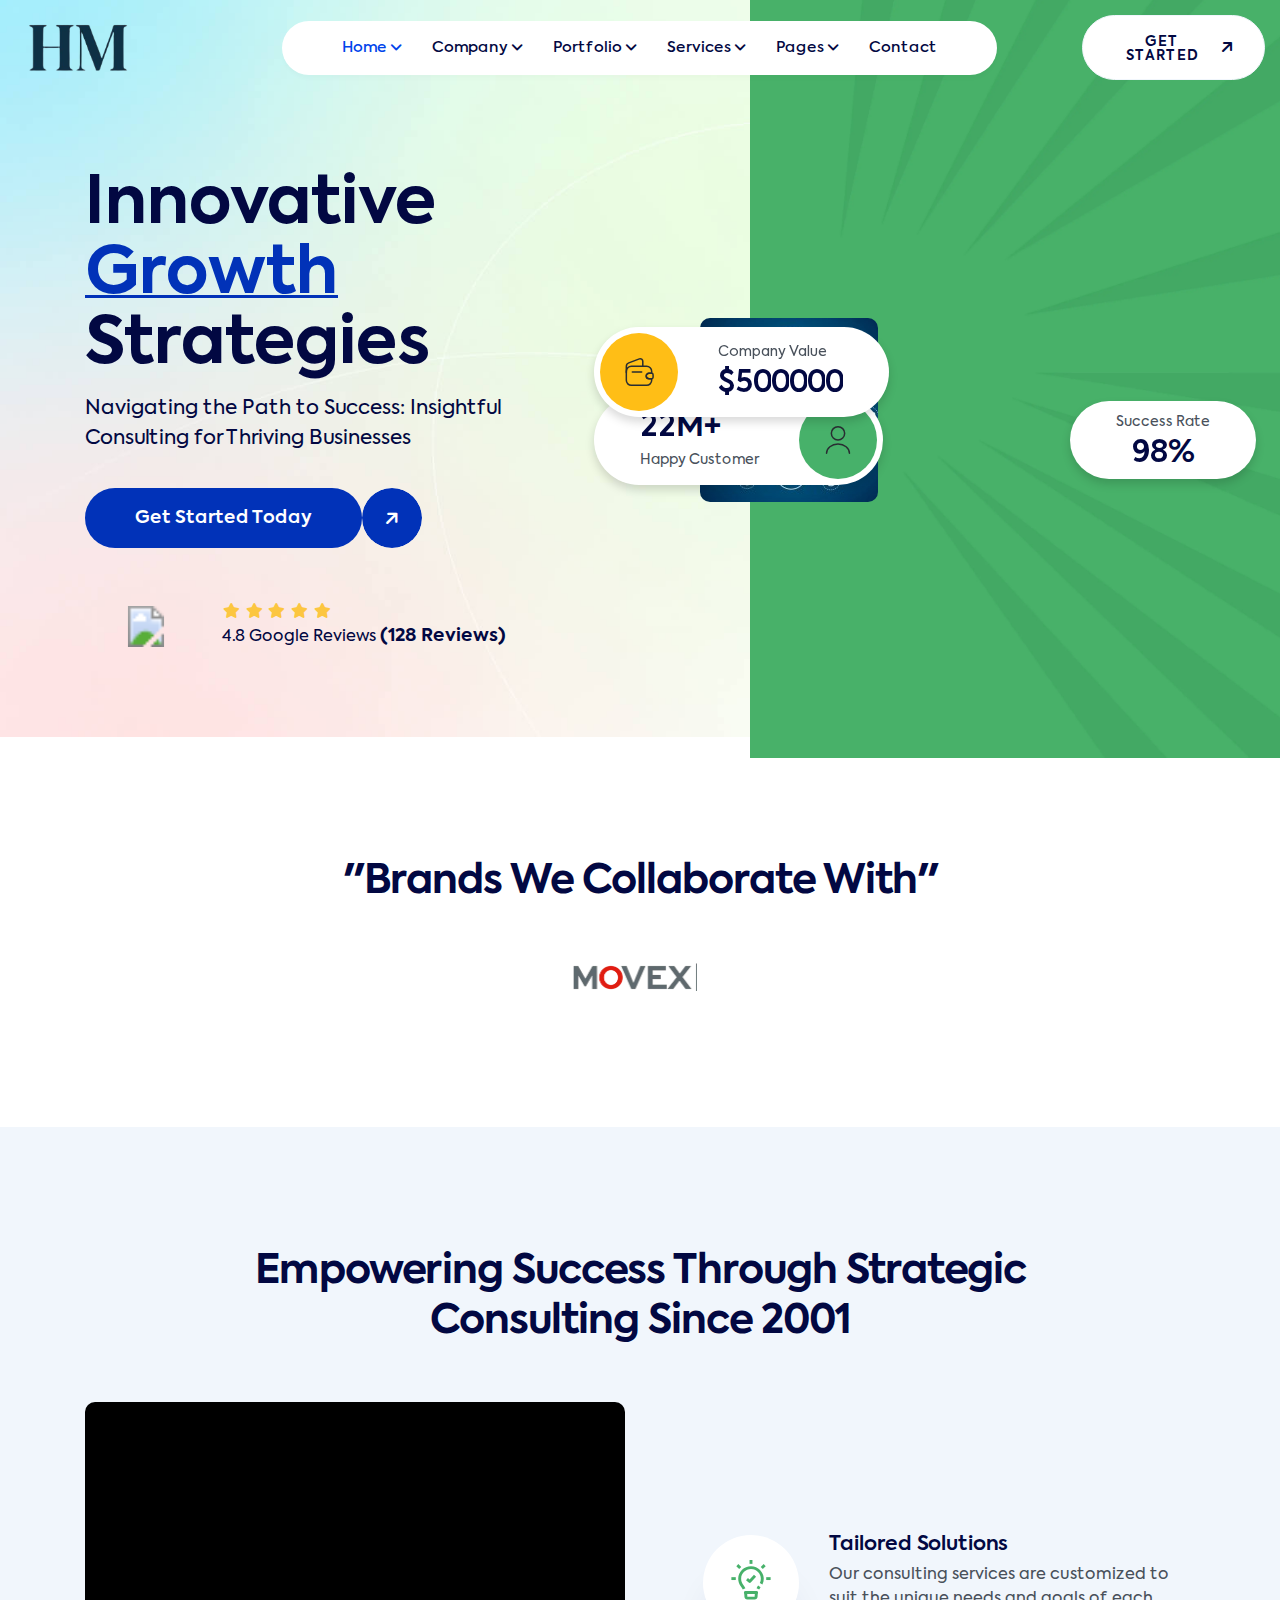
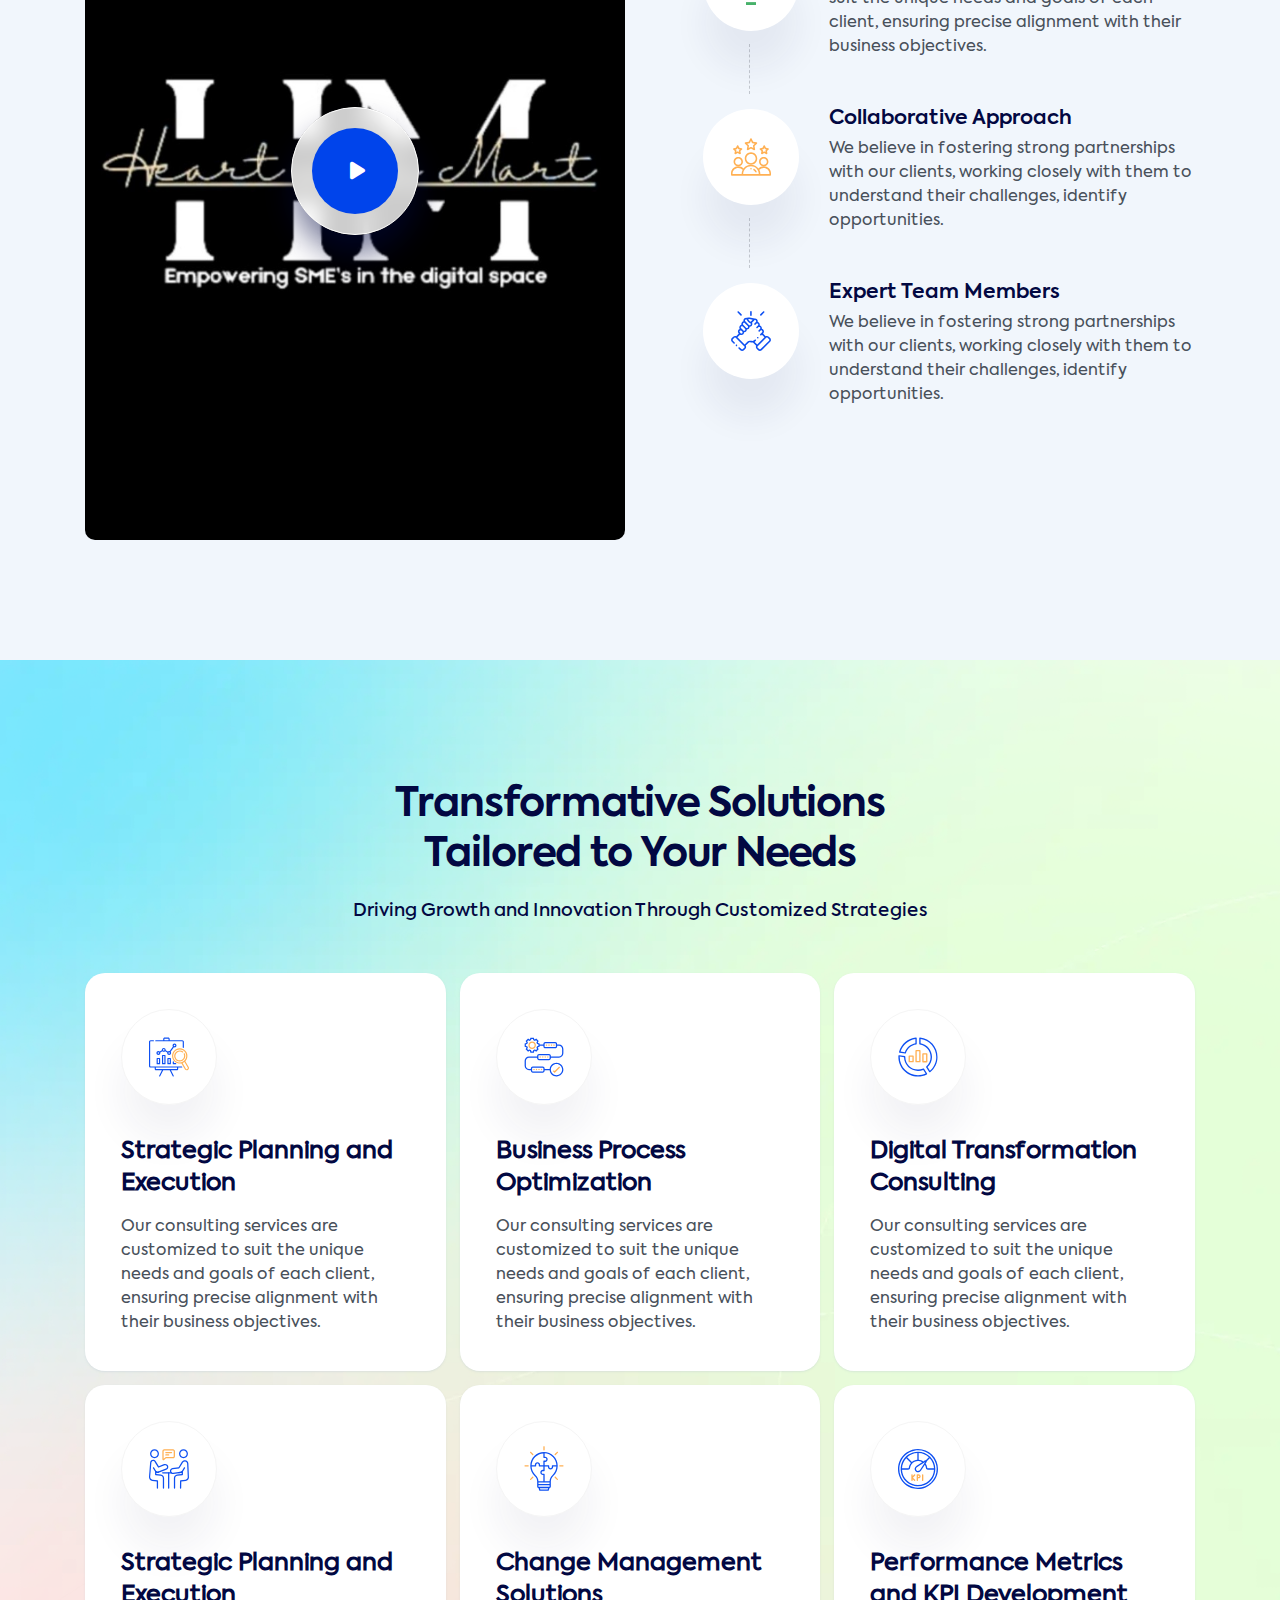
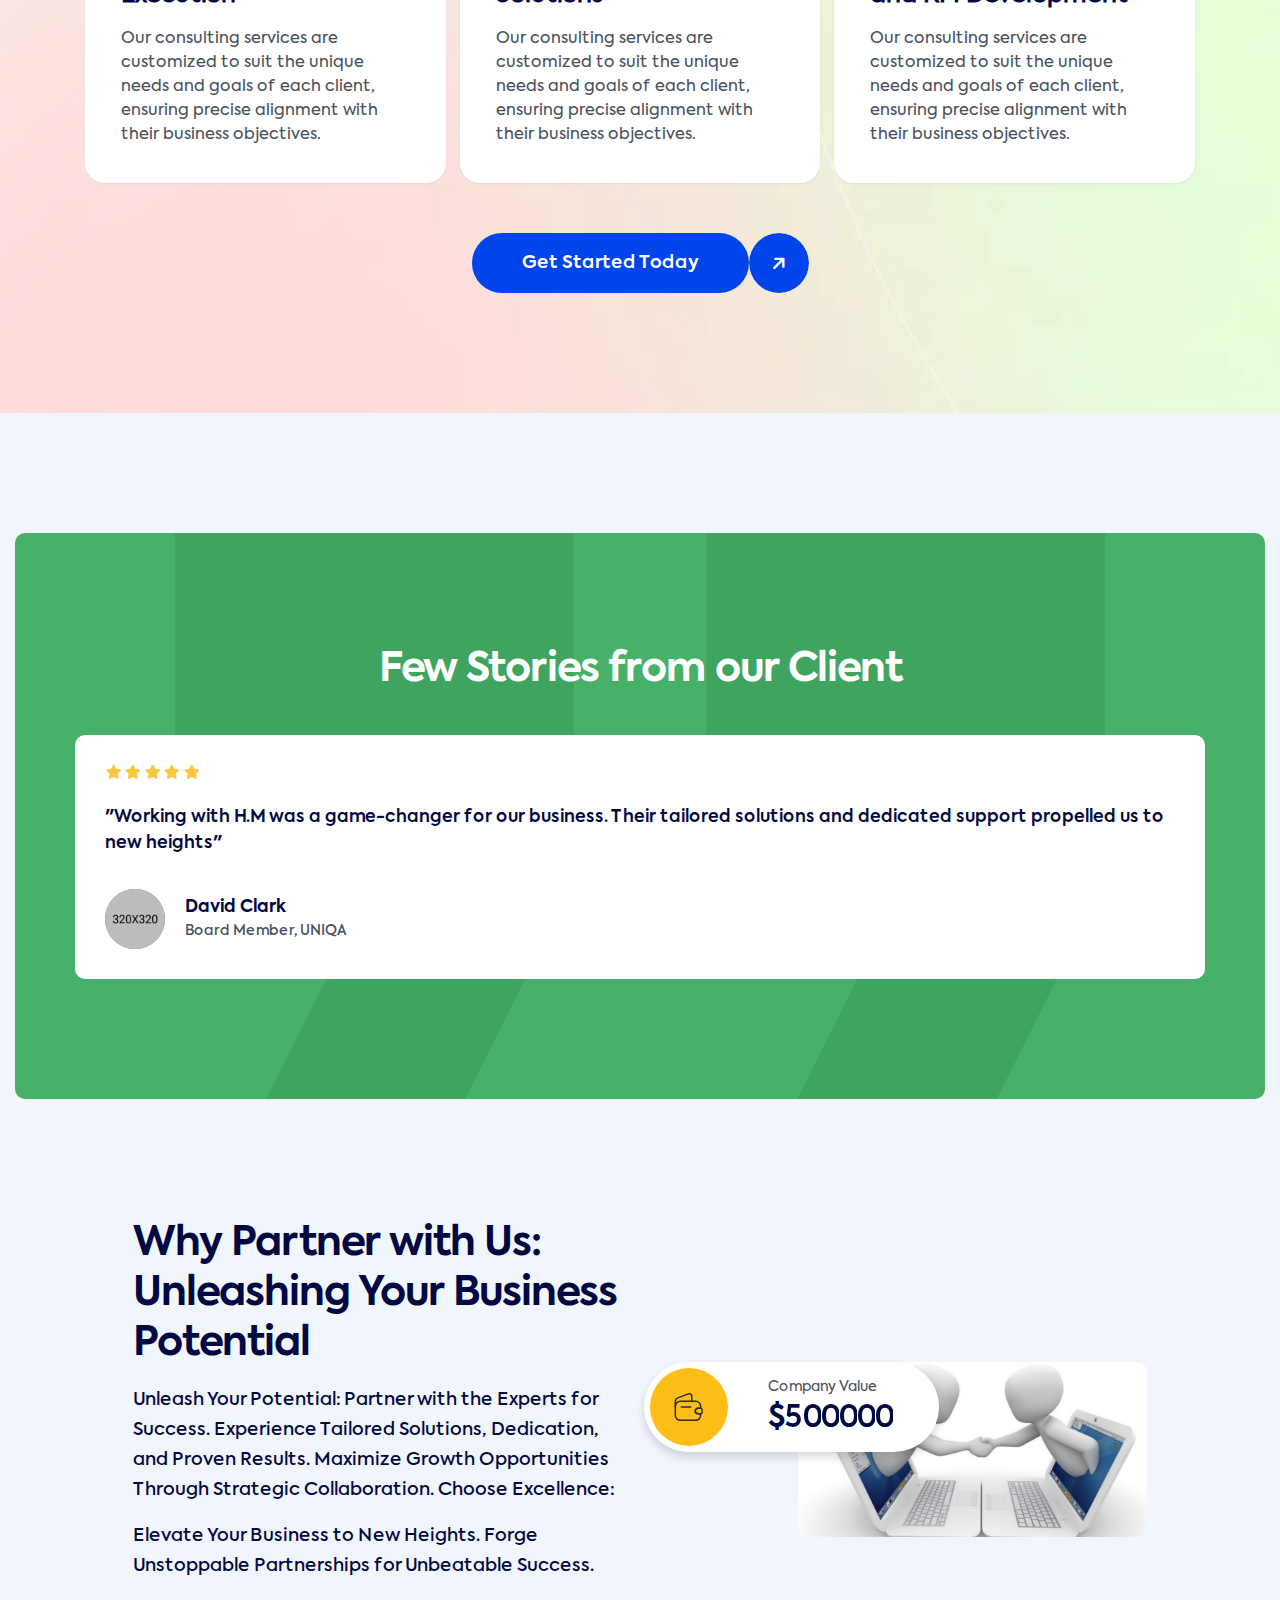
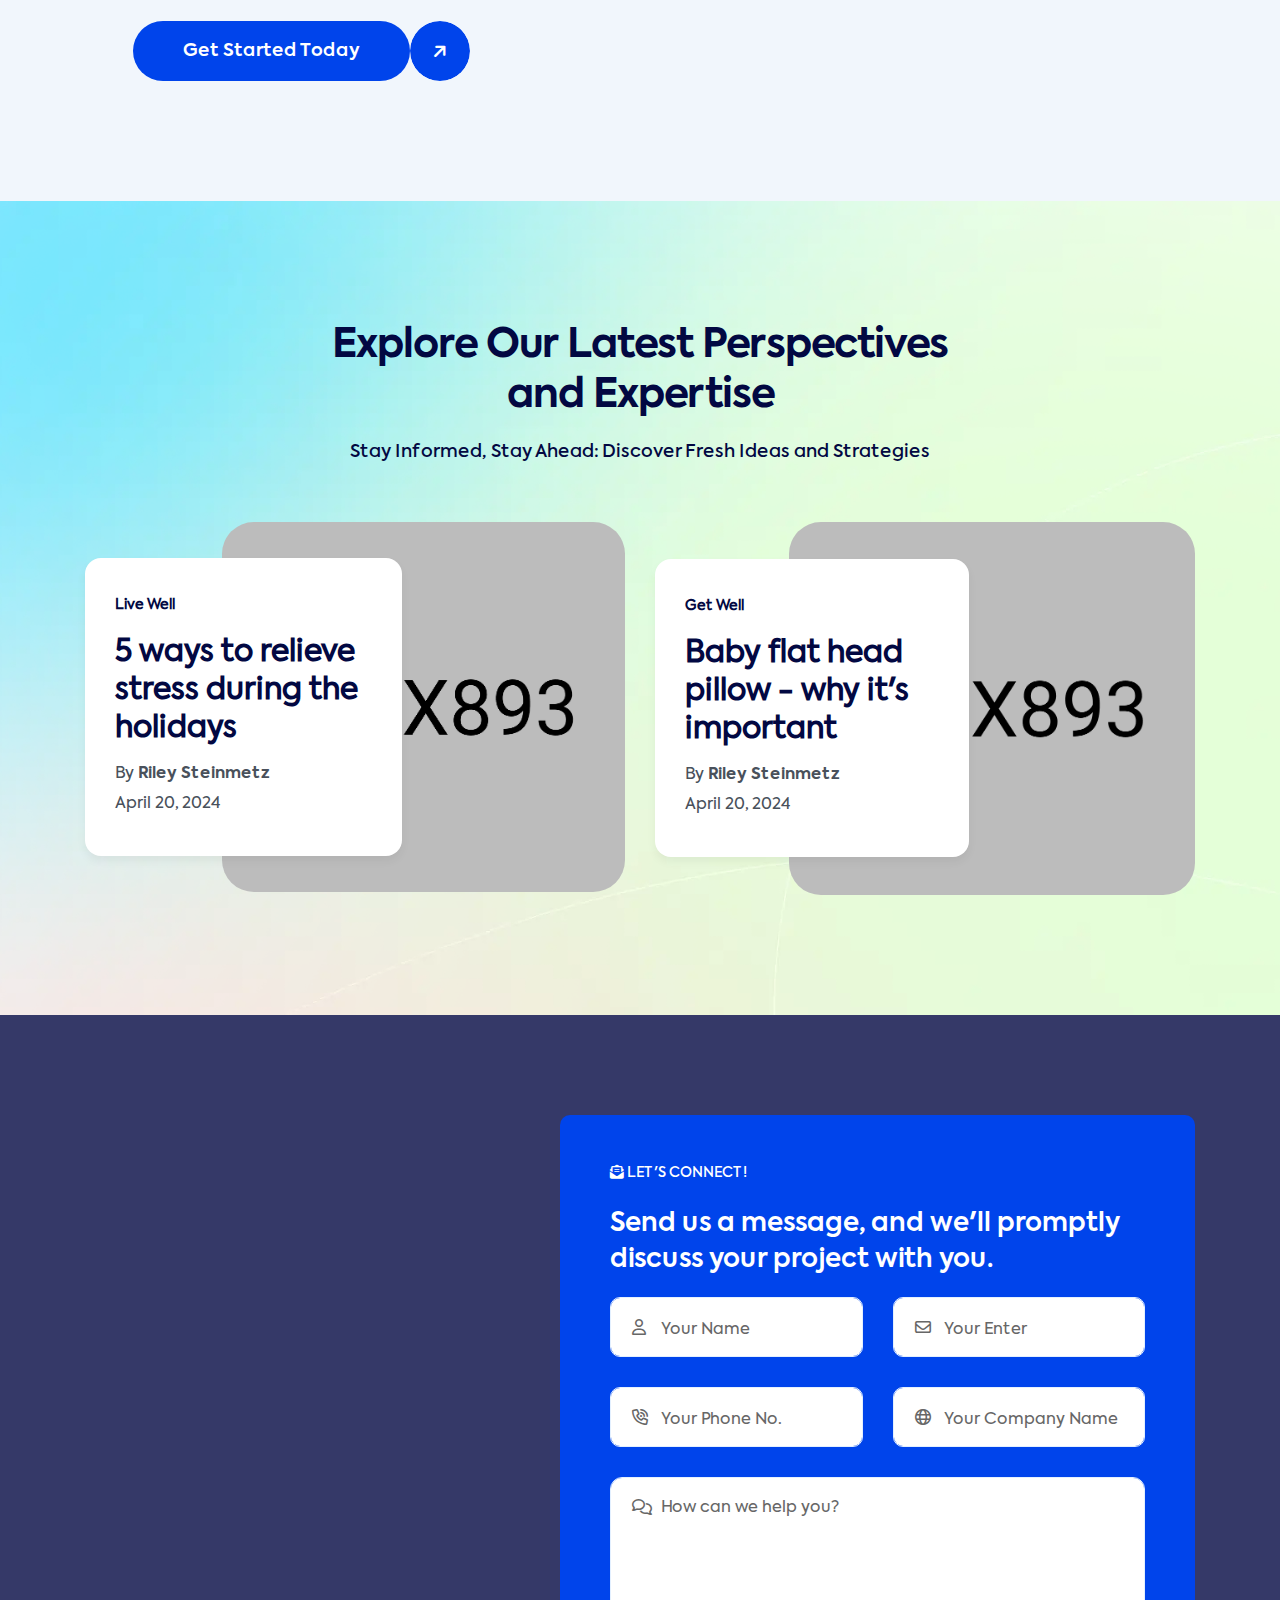
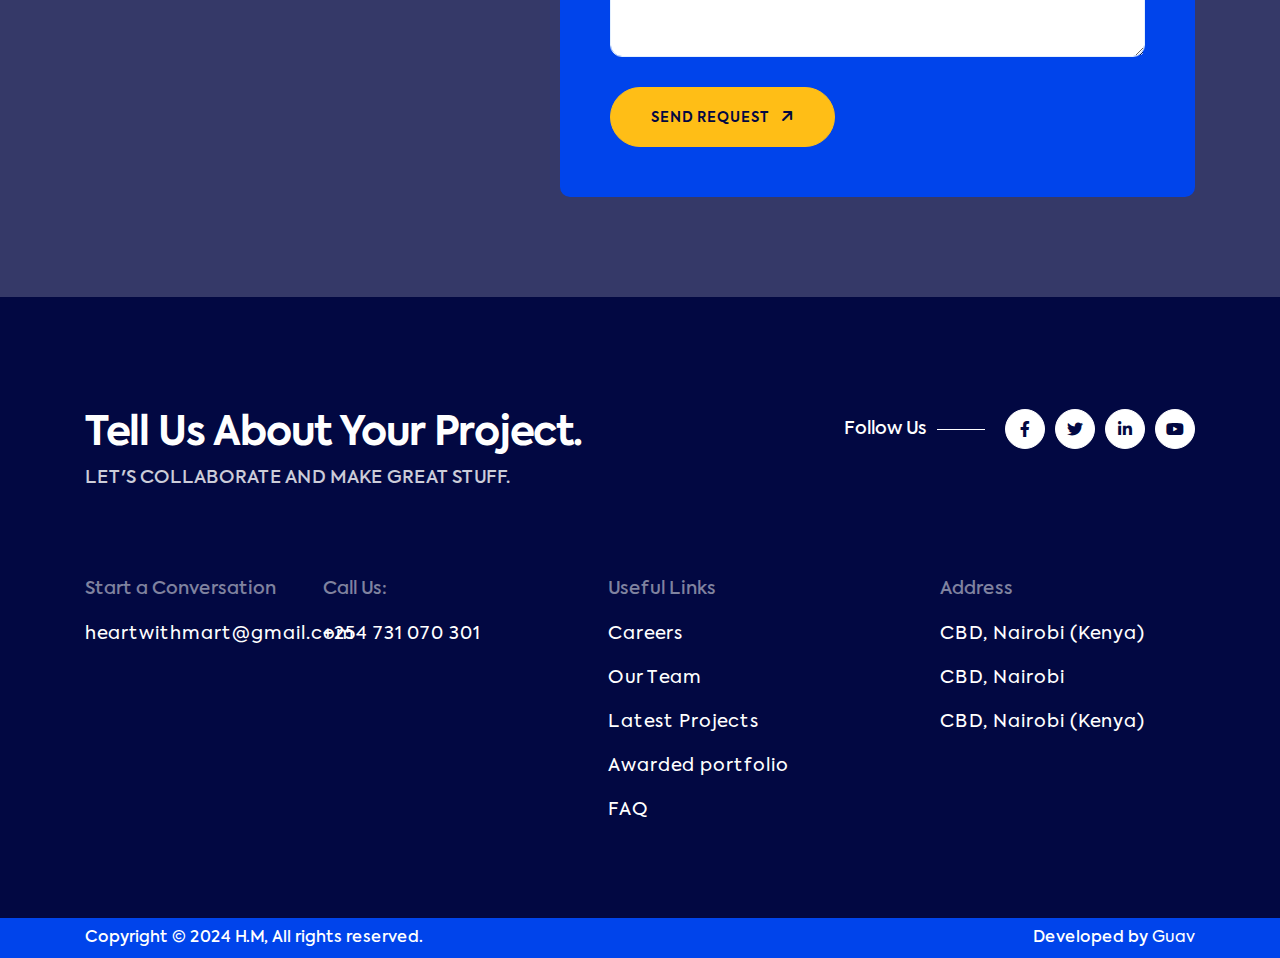
<file: index_business_consulting.html>
<!DOCTYPE html>
<html lang="en">

  <head>
    <meta charset="utf-8" />
    <meta name="viewport" content="width=device-width, initial-scale=1, shrink-to-fit=no" />
    <meta http-equiv="x-ua-compatible" content="ie=edge" />
    <meta name="thumbnail" content="assets/images/H.M_page_thumbnail.webp" />
    <meta name="description" content="H.M – IT Solutions & Technology, Business Consulting, Software Company" />
    <meta name="keywords" content="Bootstrap Site Template" />
    <meta name="author" content="Webrock" />

    <title>
      Business Consulting – H.M – IT Solutions & Technology, Business
      Consulting, Software Company
    </title>
    <link rel="shortcut icon" href="assets/images/site_logo/favourite_icon_2.svg" />

    <!-- Fraimwork - CSS Include -->
    <link rel="stylesheet" type="text/css" href="assets/css/bootstrap.min.css" />

    <!-- Icon - CSS Include -->
    <link rel="stylesheet" type="text/css" href="assets/css/fontawesome.css" />

    <!-- Animation - CSS Include -->
    <link rel="stylesheet" type="text/css" href="assets/css/animate.min.css" />

    <!-- Carousel - CSS Include -->
    <link rel="stylesheet" type="text/css" href="assets/css/swiper-bundle.min.css" />

    <!-- Video & Image Popup - CSS Include -->
    <link rel="stylesheet" type="text/css" href="assets/css/magnific-popup.min.css" />

    <!-- Counter - CSS Include -->
    <link rel="stylesheet" type="text/css" href="assets/css/odometer.min.css" />

    <!-- Custom - CSS Include -->
    <link rel="stylesheet" type="text/css" href="assets/css/style.css" />
  </head>

  <body class="index_business_consulting">
    <!-- Body Wrap - Start -->
    <div class="page_wrapper">
      <!-- Preloader - Start -->
      <div id="preloader" class="preloader">
        <div class="loader-circle">
          <div class="loader-line-mask">
            <div class="loader-line"></div>
          </div>
          <div class="loader-logo">
            <img src="assets/images/site_logo/site_logo_2.jpeg"
              alt="Site Logo – H.M – IT Solutions &amp; Technology Site Template" />
          </div>
        </div>
      </div>
      <!-- Preloader - End -->

      <!-- Back To Top - Start -->
      <div class="backtotop">
        <a href="#" class="scroll">
          <i class="fa-solid fa-arrow-up"></i>
        </a>
      </div>
      <!-- Back To Top - End -->

      <!-- Site Header - Start
      ================================================== -->
      <header class="site_header site_header_3">
        <div class="xb-header-inner stricky">
          <div class="container">
            <div class="row align-items-center">
              <div class="col-xl-2 col-lg-2 col-5">
                <div class="site_logo">
                  <a class="site_link" href="index.html">
                    <img src="assets/images/site_logo/site_logo_3.jpeg"
                      alt="Site Logo – H.M – IT Solutions & Technology, Business Consulting, Software Company" />
                  </a>
                </div>
              </div>
              <div class="col-xl-8 col-lg-8 col-2">
                <nav class="main_menu navbar navbar-expand-lg">
                  <div class="main_menu_inner collapse navbar-collapse justify-content-lg-center"
                    id="main_menu_dropdown">
                    <ul class="main_menu_list unordered_list justify-content-center">
                      <li class="dropdown active">
                        <a class="nav-link" href="#" id="home_submenu" role="button" data-bs-toggle="dropdown"
                          aria-expanded="false">
                          Home
                        </a>
                        <ul class="dropdown-menu" aria-labelledby="home_submenu">
                          <li><a href="index.html">IT Solution</a></li>
                          <li>
                            <a href="index_software_company.html">Software Company</a>
                          </li>
                          <li class="active">
                            <a href="index_business_consulting.html">Business Consulting</a>
                          </li>
                        </ul>
                      </li>
                      <li class="dropdown">
                        <a class="nav-link" href="#" id="company_submenu" role="button" data-bs-toggle="dropdown"
                          aria-expanded="false">
                          Company
                        </a>
                        <div class="dropdown-menu mega_menu_wrapper" aria-labelledby="company_submenu">
                          <div class="container">
                            <div class="row">
                              <div class="col-lg-9">
                                <div class="megamenu_pages_wrapper mb-5">
                                  <div class="row">
                                    <div class="col-lg-3 col-md-6">
                                      <a class="iconbox_block_2" href="about.html">
                                        <span class="icon_title_wrap">
                                          <small class="iconbox_icon">
                                            <img src="assets/images/icons/icon_wifi.svg" alt="Wifi SVG Icon" />
                                          </small>
                                          <small class="iconbox_title">About Us</small>
                                        </span>
                                        <span class="description mb-0">
                                          Learn more about H.M
                                        </span>
                                      </a>
                                    </div>
                                    <div class="col-lg-3 col-md-6">
                                      <a class="iconbox_block_2" href="pricing.html">
                                        <span class="icon_title_wrap">
                                          <small class="iconbox_icon">
                                            <img src="assets/images/icons/icon_dollar_2.svg" alt="Dollar SVG Icon" />
                                          </small>
                                          <small class="iconbox_title">Our Pricing</small>
                                        </span>
                                        <span class="description mb-0">
                                          Streamlined Pricing
                                        </span>
                                      </a>
                                    </div>
                                    <div class="col-lg-3 col-md-6">
                                      <a class="iconbox_block_2" href="portfolio.html">
                                        <span class="icon_title_wrap">
                                          <small class="iconbox_icon">
                                            <img src="assets/images/icons/icon_chart.svg" alt="Chart SVG Icon" />
                                          </small>
                                          <small class="iconbox_title">Portfolio</small>
                                        </span>
                                        <span class="description mb-0">
                                          Explore our all overview
                                        </span>
                                      </a>
                                    </div>
                                    <div class="col-lg-3 col-md-6">
                                      <a class="iconbox_block_2" href="portfolio_details.html">
                                        <span class="icon_title_wrap">
                                          <small class="iconbox_icon">
                                            <img src="assets/images/icons/icon_tag_2.svg" alt="Event Tag SVG Icon" />
                                          </small>
                                          <small class="iconbox_title">Portfolio Details</small>
                                        </span>
                                        <span class="description mb-0">
                                          Explore our work overview
                                        </span>
                                      </a>
                                    </div>
                                    <div class="col-lg-3 col-md-6">
                                      <a class="iconbox_block_2" href="team.html">
                                        <span class="icon_title_wrap">
                                          <small class="iconbox_icon">
                                            <img src="assets/images/icons/icon_user_2.svg" alt="User Check SVG Icon" />
                                          </small>
                                          <small class="iconbox_title">Team</small>
                                        </span>
                                        <span class="description mb-0">
                                          We are friendly Join our team
                                        </span>
                                      </a>
                                    </div>
                                    <div class="col-lg-3 col-md-6">
                                      <a class="iconbox_block_2" href="team_details.html">
                                        <span class="icon_title_wrap">
                                          <small class="iconbox_icon">
                                            <img src="assets/images/icons/icon_users.svg" alt="Users SVG Icon" />
                                          </small>
                                          <small class="iconbox_title">Team Details</small>
                                        </span>
                                        <span class="description mb-0">
                                          We are friendly Join our team
                                        </span>
                                      </a>
                                    </div>
                                    <div class="col-lg-3 col-md-6">
                                      <a class="iconbox_block_2" href="service.html">
                                        <span class="icon_title_wrap">
                                          <small class="iconbox_icon">
                                            <img src="assets/images/icons/icon_pen.svg" alt="Pen SVG Icon" />
                                          </small>
                                          <small class="iconbox_title">Services</small>
                                        </span>
                                        <small class="description mb-0">
                                          Happy to help you!
                                        </small>
                                      </a>
                                    </div>
                                    <div class="col-lg-3 col-md-6">
                                      <a class="iconbox_block_2" href="service_details.html">
                                        <span class="icon_title_wrap">
                                          <small class="iconbox_icon">
                                            <img src="assets/images/icons/icon_pen.svg" alt="Pen SVG Icon" />
                                          </small>
                                          <small class="iconbox_title">Service Details</small>
                                        </span>
                                        <small class="description mb-0">
                                          Happy to help you!
                                        </small>
                                      </a>
                                    </div>
                                  </div>
                                </div>
                                <ul class="btns_group p-0 unordered_list justify-content-start">
                                  <li>
                                    <a class="btn btn-primary" href="contact.html">
                                      <span class="btn_label" data-text="Free Consultation">Free Consultation</span>
                                      <span class="btn_icon">
                                        <i class="fa-solid fa-arrow-up-right"></i>
                                      </span>
                                    </a>
                                  </li>
                                  <li>
                                    <div class="review_short_info_2">
                                      <div class="review_admin_logo">
                                        <img src="assets/images/clients/client_logo_9.webp" alt="Client Logo" />
                                      </div>
                                      <div class="review_info_content">
                                        <ul class="rating_block unordered_list">
                                          <li>
                                            <i class="fa-solid fa-star fa-fw"></i>
                                          </li>
                                          <li>
                                            <i class="fa-solid fa-star fa-fw"></i>
                                          </li>
                                          <li>
                                            <i class="fa-solid fa-star fa-fw"></i>
                                          </li>
                                          <li>
                                            <i class="fa-solid fa-star fa-fw"></i>
                                          </li>
                                          <li>
                                            <i class="fa-solid fa-star fa-fw"></i>
                                          </li>
                                        </ul>
                                        <div class="review_counter">
                                          From <b>200+</b> reviews
                                        </div>
                                      </div>
                                    </div>
                                  </li>
                                  <li>
                                    <div class="review_short_info_2">
                                      <div class="review_admin_logo">
                                        <img src="assets/images/clients/client_logo_10.webp" alt="Client Logo" />
                                      </div>
                                      <div class="review_info_content">
                                        <ul class="rating_block unordered_list">
                                          <li>
                                            <i class="fa-solid fa-star fa-fw"></i>
                                          </li>
                                          <li>
                                            <i class="fa-solid fa-star fa-fw"></i>
                                          </li>
                                          <li>
                                            <i class="fa-solid fa-star fa-fw"></i>
                                          </li>
                                          <li>
                                            <i class="fa-solid fa-star fa-fw"></i>
                                          </li>
                                          <li>
                                            <i class="fa-solid fa-star fa-fw"></i>
                                          </li>
                                        </ul>
                                        <div class="review_counter">
                                          From <b>200+</b> reviews
                                        </div>
                                      </div>
                                    </div>
                                  </li>
                                </ul>
                              </div>
                              <div class="col-lg-3">
                                <div class="site_author bg-primary">
                                  <div class="author_box">
                                    <div class="author_image bg-light">
                                      <img src="assets/images/avatar/avatar_7.webp" alt="Site Author Image" />
                                    </div>
                                    <div class="author_box_content">
                                      <h3 class="author_name text-white">
                                        Martha Wambeo
                                      </h3>
                                      <span class="author_designation text-white">CEO & Founder At H.M</span>
                                    </div>
                                    <div class="quote_icon">
                                      <img src="assets/images/icons/icon_quote.svg" alt="Quote Icon" />
                                    </div>
                                  </div>
                                  <p class="mb-0 text-white">
                                    As a CEO & Founder At H.M I have been voice
                                    crying in the wilderness, trying to make
                                    requirements clear, use every minute to
                                    deliver the result, and not reinvent the
                                    wheel. Here at H.M, I made that possible for
                                    the clients.
                                  </p>
                                </div>
                              </div>
                            </div>
                          </div>
                        </div>
                      </li>
                      <li class="dropdown">
                        <a class="nav-link" href="#" id="portfolio_submenu" role="button" data-bs-toggle="dropdown"
                          aria-expanded="false">
                          Portfolio
                        </a>
                        <ul class="dropdown-menu" aria-labelledby="portfolio_submenu">
                          <li><a href="portfolio.html">Portfolio</a></li>
                          <li>
                            <a href="portfolio_details.html">Portfolio Details</a>
                          </li>
                        </ul>
                      </li>
                      <li class="dropdown">
                        <a class="nav-link" href="#" id="services_submenu" role="button" data-bs-toggle="dropdown"
                          aria-expanded="false">
                          Services
                        </a>
                        <div class="dropdown-menu mega_menu_wrapper p-0" aria-labelledby="services_submenu">
                          <div class="container">
                            <div class="row justify-content-lg-between">
                              <div class="col-lg-8">
                                <div class="row">
                                  <div class="col-lg-4">
                                    <div class="megamenu_widget">
                                      <h3 class="megamenu_info_title">
                                        Services
                                      </h3>
                                      <ul class="icon_list unordered_list_block">
                                        <li>
                                          <a href="service_details.html">
                                            <span class="icon_list_text">
                                              IT Management Services
                                            </span>
                                          </a>
                                        </li>
                                        <li>
                                          <a href="service_details.html">
                                            <span class="icon_list_text">
                                              Data Tracking Security
                                            </span>
                                          </a>
                                        </li>
                                        <li>
                                          <a href="service_details.html">
                                            <span class="icon_list_text">
                                              Website Development
                                            </span>
                                          </a>
                                        </li>
                                        <li>
                                          <a href="service_details.html">
                                            <span class="icon_list_text">
                                              CRM Solutions and Design
                                            </span>
                                          </a>
                                        </li>
                                        <li>
                                          <a href="service_details.html">
                                            <span class="icon_list_text">
                                              UI/UX Design Services
                                            </span>
                                          </a>
                                        </li>
                                        <li>
                                          <a href="service_details.html">
                                            <span class="icon_list_text">
                                              Technology Solution
                                            </span>
                                          </a>
                                        </li>
                                        <li>
                                          <a href="service_details.html">
                                            <span class="icon_list_text">
                                              Software Development
                                            </span>
                                          </a>
                                        </li>

                                        <!-- Added Services -->
                                        <li>
                                          <a href="service_details.html">
                                            <span class="icon_list_text">
                                              Cyber Security - Network Security
                                            </span>
                                          </a>
                                        </li>
                                        <li>
                                          <a href="service_details.html">
                                            <span class="icon_list_text">
                                              Data Analytics
                                            </span>
                                          </a>
                                        </li>
                                        <li>
                                          <a href="service_details.html">
                                            <span class="icon_list_text">
                                              Digital Strategy and Consulting
                                            </span>
                                          </a>
                                        </li>
                                        <li>
                                          <a href="service_details.html">
                                            <span class="icon_list_text">
                                              Digital Sales and Marketing
                                            </span>
                                          </a>
                                        </li>
                                        <li>
                                          <a href="service_details.html">
                                            <span class="icon_list_text">
                                              E-mail Marketing
                                            </span>
                                          </a>
                                        </li>
                                        <li>
                                          <a href="service_details.html">
                                            <span class="icon_list_text">
                                              Brand Management
                                            </span>
                                          </a>
                                        </li>
                                        <li>
                                          <a href="service_details.html">
                                            <span class="icon_list_text">
                                              Reputation Management
                                            </span>
                                          </a>
                                        </li>
                                        <li>
                                          <a href="service_details.html">
                                            <span class="icon_list_text">
                                              Social Media Management
                                            </span>
                                          </a>
                                        </li>
                                        <li>
                                          <a href="service_details.html">
                                            <span class="icon_list_text">
                                              Graphic Design
                                            </span>
                                          </a>
                                        </li>

                                        <div class="col-lg-4">
                                          <div class="megamenu_widget">
                                            <h3 class="megamenu_info_title">
                                              Our Fields
                                            </h3>
                                            <ul class="icon_list unordered_list_block">
                                              <li>
                                                <a href="fields.html">
                                                  <span class="icon_list_text">
                                                    Healthcare
                                                  </span>
                                                </a>
                                              </li>
                                              <li>
                                                <a href="fields.html">
                                                  <span class="icon_list_text">
                                                    Banks
                                                  </span>
                                                </a>
                                              </li>
                                              <li>
                                                <a href="fields.html">
                                                  <span class="icon_list_text">
                                                    Logistics
                                                  </span>
                                                </a>
                                              </li>
                                              <li>
                                                <a href="fields.html">
                                                  <span class="icon_list_text">
                                                    Supermarkets
                                                  </span>
                                                </a>
                                              </li>
                                              <li>
                                                <a href="fields.html">
                                                  <span class="icon_list_text">
                                                    Industries
                                                  </span>
                                                </a>
                                              </li>
                                              <li>
                                                <a href="fields.html">
                                                  <span class="icon_list_text">
                                                    Hotels
                                                  </span>
                                                </a>
                                              </li>
                                              <li>
                                                <a href="fields.html">
                                                  <span class="icon_list_text">
                                                    Fintech
                                                  </span>
                                                </a>
                                              </li>
                                            </ul>
                                          </div>
                                        </div>
                                        <div class="col-lg-4">
                                          <div class="megamenu_widget">
                                            <h3 class="megamenu_info_title">
                                              Product
                                            </h3>
                                            <ul class="icon_list unordered_list_block">
                                              <li>
                                                <a href="portfolio.html">
                                                  <span class="icon_list_text">
                                                    Case Studies
                                                  </span>
                                                </a>
                                              </li>
                                              <li>
                                                <a href="pricing.html">
                                                  <span class="icon_list_text">
                                                    Our Pricing
                                                  </span>
                                                </a>
                                              </li>
                                              <li>
                                                <a href="service.html">
                                                  <span class="icon_list_text">
                                                    Features
                                                  </span>
                                                </a>
                                              </li>
                                              <li>
                                                <a href="about.html">
                                                  <span class="icon_list_text">
                                                    Overview
                                                  </span>
                                                </a>
                                              </li>
                                              <li>
                                                <a href="#!">
                                                  <span class="icon_list_text">
                                                    New Releases
                                                  </span>
                                                </a>
                                              </li>
                                              <li>
                                                <a href="service.html">
                                                  <span class="icon_list_text">
                                                    Solutions
                                                  </span>
                                                </a>
                                              </li>
                                            </ul>
                                          </div>
                                        </div>
                                    </div>
                                    <div class="social_area">
                                      <ul class="social_icons_block unordered_list" data-text="Follow Us:">
                                        <li>
                                          <a href="#!">
                                            <i class="fa-brands fa-facebook-f"></i>
                                          </a>
                                        </li>
                                        <li>
                                          <a href="#!">
                                            <i class="fa-brands fa-twitter"></i>
                                          </a>
                                        </li>
                                        <li>
                                          <a href="#!">
                                            <i class="fa-brands fa-linkedin-in"></i>
                                          </a>
                                        </li>
                                        <li>
                                          <a href="#!">
                                            <i class="fa-brands fa-dribbble"></i>
                                          </a>
                                        </li>
                                      </ul>
                                      <p class="career_link m-0">
                                        Looking for the ultimate consultancy?
                                        <a href="#!">We’re On!!</a>
                                      </p>
                                    </div>
                                  </div>
                                  <div class="col-lg-3">
                                    <div class="megamenu_case bg-primary">
                                      <h3>Computer Software</h3>
                                      <h4>Astarte Medical</h4>
                                      <img src="assets/images/case/case_image_4.webp" alt="Case Image" />
                                      <a class="btn" href="portfolio.html">
                                        <span class="btn_label" data-text="Read Case">Read Case</span>
                                        <span class="btn_icon">
                                          <i class="fa-solid fa-arrow-up-right"></i>
                                        </span>
                                      </a>
                                    </div>
                                  </div>
                                </div>
                              </div>
                            </div>
                      </li>
                      <li class="dropdown">
                        <a class="nav-link" href="#" id="pages_submenu" role="button" data-bs-toggle="dropdown"
                          aria-expanded="false">
                          Pages
                        </a>
                        <ul class="dropdown-menu" aria-labelledby="pages_submenu">
                          <li><a href="about.html">About Us</a></li>
                          <li class="dropdown">
                            <a class="nav-link" href="#" id="blog_submenu" role="button" data-bs-toggle="dropdown"
                              aria-expanded="false">
                              Blogs
                            </a>
                            <ul class="dropdown-menu" aria-labelledby="blog_submenu">
                              <li><a href="blog.html">Our Blogs</a></li>
                              <li>
                                <a href="blog_details.html">Blog Details</a>
                              </li>
                            </ul>
                          </li>
                          <li><a href="contact.html">Help Center</a></li>
                          <li>
                            <a href="#!">Careers
                              <small class="badge bg-danger-subtle text-danger">We’re On!!</small></a>
                          </li>
                        </ul>
                      </li>
                      <li><a href="contact.html">Contact</a></li>
                    </ul>
                  </div>
                </nav>
              </div>
              <div class="col-xl-2 col-lg-2 col-5">
                <ul class="header_btns_group unordered_list justify-content-end">
                  <li>
                    <!-- Mobile Menu Button -->
                    <button class="mobile_menu_btn navbar-toggler" type="button" data-bs-toggle="collapse"
                      data-bs-target="#main_menu_dropdown" aria-expanded="false" aria-label="Toggle navigation">
                      <i class="far fa-bars"></i>
                    </button>

                    <!-- Collapsible Mobile Menu -->
                    <div class="collapse navbar-collapse" id="main_menu_dropdown">
                      <ul class="navbar-nav main_menu_list unordered_list justify-content-center">
                        <!-- Home Dropdown Menu -->
                        <li class="nav-item dropdown active">
                          <a class="nav-link" href="#" id="home_submenu" role="button" data-bs-toggle="dropdown"
                            aria-expanded="false">
                            Home
                          </a>
                          <ul class="dropdown-menu" aria-labelledby="home_submenu">
                            <li class="active">
                              <a class="dropdown-item" href="index.html">IT Solution</a>
                            </li>
                            <li>
                              <a class="dropdown-item" href="index_software_company.html">Software Company</a>
                            </li>
                            <li>
                              <a class="dropdown-item" href="index_business_consulting.html">Business Consulting</a>
                            </li>
                          </ul>
                        </li>
                        <!-- Other Menu Items -->
                        <li class="nav-item">
                          <a class="nav-link" href="about.html">About Us</a>
                        </li>
                        <li class="nav-item">
                          <a class="nav-link" href="pricing.html">Our Pricing</a>
                        </li>
                        <li class="nav-item">
                          <a class="nav-link" href="portfolio.html">Portfolio</a>
                        </li>
                        <li class="nav-item">
                          <a class="nav-link" href="portfolio_details.html">Portfolio Details</a>
                        </li>
                        <li class="nav-item">
                          <a class="nav-link" href="team.html">Team</a>
                        </li>
                        <li class="nav-item">
                          <a class="nav-link" href="team_details.html">Team Details</a>
                        </li>
                        <li class="nav-item">
                          <a class="nav-link" href="service.html">Services</a>
                        </li>
                        <li class="nav-item">
                          <a class="nav-link" href="service_details.html">Service Details</a>
                        </li>
                        <li class="nav-item">
                          <a class="nav-link" href="blog.html">Blog</a>
                        </li>
                        <li class="nav-item">
                          <a class="nav-link" href="blog_details.html">Blog Details</a>
                        </li>
                        <li class="nav-item">
                          <a class="nav-link" href="contact.html">Contact Us</a>
                        </li>
                        <li class="nav-item">
                          <a class="nav-link" href="fields.html">Fields</a>
                        </li>
                      </ul>
                    </div>

                    <!-- Custom CSS -->
                    <style>
                      .mobile_menu_btn {
                        border: none;
                        background-color: transparent;
                        padding: 10px;
                      }

                      .navbar-toggler-icon {
                        font-size: 1.5rem;
                        color: #333;
                      }

                      .navbar-nav .nav-link {
                        color: #333;
                        padding: 10px 15px;
                        text-align: center;
                      }

                      .navbar-nav .dropdown-menu {
                        background-color: #f8f9fa;
                        border-radius: 0.25rem;
                        box-shadow: 0 0.125rem 0.25rem rgba(0, 0, 0, 0.075);
                      }

                      .navbar-nav .dropdown-item {
                        color: #333;
                        padding: 10px 20px;
                      }

                      .navbar-nav .dropdown-item:hover {
                        background-color: #e9ecef;
                      }
                    </style>

                    <!-- Bootstrap JS and Popper.js (inline) -->
                    <script src="https://cdn.jsdelivr.net/npm/@popperjs/core@2.11.7/dist/umd/popper.min.js"></script>
                    <script src="https://cdn.jsdelivr.net/npm/bootstrap@5.3.0/dist/js/bootstrap.min.js"></script>

                  </li>
                  <li>
                    <a class="btn btn-light" href="pricing.html">
                      <span class="btn_label" data-text="Get Started">Get Started</span>
                      <span class="btn_icon">
                        <i class="fa-solid fa-arrow-up-right"></i>
                      </span>
                    </a>
                  </li>
                </ul>
              </div>
            </div>
          </div>
        </div>
      </header>
      <!-- Site Header - End
      ================================================== -->

      <!-- Main Body - Start
      ================================================== -->
      <main class="page_content">
        <!-- Business Consulting Section - Start
        ================================================== -->
        <section class="business_consulting_hero_section section_decoration mb-0" style="
            background-image: url('assets/images/hero/business_consulting_hero_section_bg.jpg');
          ">
          <div class="container">
            <div class="row align-items-center justify-content-lg-between">
              <div class="col-lg-5">
                <div class="business_consulting_hero_content">
                  <h1>
                    Innovative <mark><u>Growth</u></mark> Strategies
                  </h1>
                  <p>
                    Navigating the Path to Success: Insightful Consulting for
                    Thriving Businesses
                  </p>
                  <a class="creative_btn" href="pricing.html">
                    <span class="btn_label bg-primary">Get Started Today</span>
                    <span class="btn_icon">
                      <i class="bg-primary fa-solid fa-arrow-up-right"></i>
                      <i class="bg-primary fa-solid fa-arrow-up-right"></i>
                    </span>
                  </a>
                  <div class="google_reviews">
                    <div class="review_admin_logo">
                      <img src="assets/images/hero/logo_google.svg" alt="Google Logo" />
                    </div>
                    <div class="review_info_content">
                      <ul class="rating_block unordered_list">
                        <li><i class="fa-solid fa-star fa-fw"></i></li>
                        <li><i class="fa-solid fa-star fa-fw"></i></li>
                        <li><i class="fa-solid fa-star fa-fw"></i></li>
                        <li><i class="fa-solid fa-star fa-fw"></i></li>
                        <li><i class="fa-solid fa-star fa-fw"></i></li>
                      </ul>
                      <div class="review_counter">
                        4.8 Google Reviews <b>(128 Reviews)</b>
                      </div>
                    </div>
                  </div>
                </div>
              </div>
              <div class="col-lg-6">
                <div class="business_consulting_hero_image">
                  <img class="hero_image" src="assets/images/hero/business_consulting_hero_image_1.webp"
                    alt="Business Consulting" />

                  <div class="funfact_block capsule_layout wow fadeInUp" data-wow-delay=".1s">
                    <div class="funfact_content">
                      <div class="counter_value">
                        <span class="odometer" data-count="22">0</span>
                        <span>M+</span>
                      </div>
                      <h3 class="funfact_title mb-0">Happy Customer</h3>
                    </div>
                    <div class="funfact_icon">
                      <img src="assets/images/icons/icon_user_3.svg" alt="H.M - SVG Icon User" />
                    </div>
                  </div>
                  <div class="funfact_block capsule_layout wow fadeInUp" data-wow-delay=".2s">
                    <div class="funfact_icon">
                      <img src="assets/images/icons/icon_wallet.svg" alt="H.M - SVG Icon Wallet" />
                    </div>
                    <div class="funfact_content">
                      <h3 class="funfact_title mb-0">Company Value</h3>
                      <div class="counter_value">
                        <span>$</span>
                        <span class="odometer" data-count="500000">0</span>
                      </div>
                    </div>
                  </div>
                  <div class="funfact_block capsule_layout wow fadeInUp" data-wow-delay=".3s">
                    <div class="funfact_content pt-2 pb-1">
                      <h3 class="funfact_title mb-0 text-center">
                        Success Rate
                      </h3>
                      <div class="counter_value justify-content-center">
                        <span class="odometer" data-count="98">0</span>
                        <span>%</span>
                      </div>
                    </div>
                  </div>
                </div>
              </div>
            </div>
          </div>
          <div class="decoration_item shape_1">
            <img src="assets/images/hero/business_consulting_hero_image_2.webp" alt="Shape Image" />
          </div>
        </section>
        <!-- Business Consulting Section - End
        ================================================== -->

        <!-- Client Logo Section - Start
        ================================================== -->
        <section class="client_logo_section section_space bg-transparent mb-0">
          <div class="container">
            <div class="heading_block text-center">
              <h2 class="heading_text mb-0">"Brands We Collaborate With"</h2>
            </div>
            <div class="client_logo_carousel swiper no_style">
              <div class="swiper-wrapper">
                <div class="swiper-slide">
                  <div class="client_logo_item">
                    <img src="assets/images/clients/client_logo_1.webp" alt="H.M - Client Logo Image" />
                  </div>
                </div>
                <div class="swiper-slide">
                  <div class="client_logo_item">
                    <img src="assets/images/clients/client_logo_2.webp" alt="H.M - Client Logo Image" />
                  </div>
                </div>
                <div class="swiper-slide">
                  <div class="client_logo_item">
                    <img src="assets/images/clients/client_logo_3.webp" alt="H.M - Client Logo Image" />
                  </div>
                </div>
                <div class="swiper-slide">
                  <div class="client_logo_item">
                    <img src="assets/images/clients/client_logo_4.webp" alt="H.M - Client Logo Image" />
                  </div>
                </div>
                <div class="swiper-slide">
                  <div class="client_logo_item">
                    <img src="assets/images/clients/client_logo_5.webp" alt="H.M - Client Logo Image" />
                  </div>
                </div>
                <div class="swiper-slide">
                  <div class="client_logo_item">
                    <img src="assets/images/clients/client_logo_6.webp" alt="H.M - Client Logo Image" />
                  </div>
                </div>
                <div class="swiper-slide">
                  <div class="client_logo_item">
                    <img src="assets/images/clients/client_logo_7.webp" alt="H.M - Client Logo Image" />
                  </div>
                </div>
                <div class="swiper-slide">
                  <div class="client_logo_item">
                    <img src="assets/images/clients/client_logo_1.webp" alt="H.M - Client Logo Image" />
                  </div>
                </div>
                <div class="swiper-slide">
                  <div class="client_logo_item">
                    <img src="assets/images/clients/client_logo_2.webp" alt="H.M - Client Logo Image" />
                  </div>
                </div>
                <div class="swiper-slide">
                  <div class="client_logo_item">
                    <img src="assets/images/clients/client_logo_3.webp" alt="H.M - Client Logo Image" />
                  </div>
                </div>
                <div class="swiper-slide">
                  <div class="client_logo_item">
                    <img src="assets/images/clients/client_logo_4.webp" alt="H.M - Client Logo Image" />
                  </div>
                </div>
                <div class="swiper-slide">
                  <div class="client_logo_item">
                    <img src="assets/images/clients/client_logo_5.webp" alt="H.M - Client Logo Image" />
                  </div>
                </div>
                <div class="swiper-slide">
                  <div class="client_logo_item">
                    <img src="assets/images/clients/client_logo_6.webp" alt="H.M - Client Logo Image" />
                  </div>
                </div>
                <div class="swiper-slide">
                  <div class="client_logo_item">
                    <img src="assets/images/clients/client_logo_7.webp" alt="H.M - Client Logo Image" />
                  </div>
                </div>
                <div class="swiper-slide">
                  <div class="client_logo_item">
                    <img src="assets/images/clients/client_logo_1.webp" alt="H.M - Client Logo Image" />
                  </div>
                </div>
                <div class="swiper-slide">
                  <div class="client_logo_item">
                    <img src="assets/images/clients/client_logo_2.webp" alt="H.M - Client Logo Image" />
                  </div>
                </div>
                <div class="swiper-slide">
                  <div class="client_logo_item">
                    <img src="assets/images/clients/client_logo_3.webp" alt="H.M - Client Logo Image" />
                  </div>
                </div>
                <div class="swiper-slide">
                  <div class="client_logo_item">
                    <img src="assets/images/clients/client_logo_4.webp" alt="H.M - Client Logo Image" />
                  </div>
                </div>
                <div class="swiper-slide">
                  <div class="client_logo_item">
                    <img src="assets/images/clients/client_logo_5.webp" alt="H.M - Client Logo Image" />
                  </div>
                </div>
                <div class="swiper-slide">
                  <div class="client_logo_item">
                    <img src="assets/images/clients/client_logo_6.webp" alt="H.M - Client Logo Image" />
                  </div>
                </div>
                <div class="swiper-slide">
                  <div class="client_logo_item">
                    <img src="assets/images/clients/client_logo_7.webp" alt="H.M - Client Logo Image" />
                  </div>
                </div>
              </div>
            </div>
          </div>
        </section>
        <!-- Client Logo Section - End
        ================================================== -->

        <!-- Empowering Success Section - Start
        ================================================== -->
        <section class="empowering_success_section section_space bg-light">
          <div class="container">
            <div class="row justify-content-center">
              <div class="col-lg-10">
                <div class="heading_block text-center">
                  <h2 class="heading_text mb-0">
                    Empowering Success Through Strategic Consulting Since 2001
                  </h2>
                </div>
              </div>
            </div>
            <div class="row align-items-center">
              <div class="col-lg-6">
                <div class="image_wrap position-relative">
                  <img class="rounded" src="assets/images/about/hm2.jpeg" alt="H.M - About Image" />
                  <a class="video_btn ripple_effect" href="https://www.youtube.com/watch?v=7e90gBu4pas">
                    <span class="btn_icon">
                      <i class="fa-solid fa-play"></i>
                    </span>
                  </a>
                </div>
              </div>
              <div class="col-lg-6">
                <ul class="empowering_services unordered_list_block ps-lg-5">
                  <li>
                    <div class="iconbox_block layout_icon_left">
                      <div class="iconbox_icon">
                        <img src="assets/images/icons/icon_bulb.svg" alt="Bulb SVG Icon" />
                      </div>
                      <div class="iconbox_content">
                        <h3 class="iconbox_title">Tailored Solutions</h3>
                        <p class="mb-0">
                          Our consulting services are customized to suit the
                          unique needs and goals of each client, ensuring
                          precise alignment with their business objectives.
                        </p>
                      </div>
                    </div>
                  </li>
                  <li>
                    <div class="iconbox_block layout_icon_left">
                      <div class="iconbox_icon">
                        <img src="assets/images/icons/icon_user_rating.svg" alt="User Rating SVG Icon" />
                      </div>
                      <div class="iconbox_content">
                        <h3 class="iconbox_title">Collaborative Approach</h3>
                        <p class="mb-0">
                          We believe in fostering strong partnerships with our
                          clients, working closely with them to understand their
                          challenges, identify opportunities.
                        </p>
                      </div>
                    </div>
                  </li>
                  <li>
                    <div class="iconbox_block layout_icon_left">
                      <div class="iconbox_icon">
                        <img src="assets/images/icons/icon_hand_shake.svg" alt="Hand Shake SVG Icon" />
                      </div>
                      <div class="iconbox_content">
                        <h3 class="iconbox_title">Expert Team Members</h3>
                        <p class="mb-0">
                          We believe in fostering strong partnerships with our
                          clients, working closely with them to understand their
                          challenges, identify opportunities.
                        </p>
                      </div>
                    </div>
                  </li>
                </ul>
              </div>
            </div>
          </div>
        </section>
        <!-- Empowering Success Section - End
        ================================================== -->

        <!-- Business Consulting Service Section - Start
        ================================================== -->
        <section class="business_consulting_service_section section_space" style="
            background-image: url('assets/images/backgrounds/bg_image_3.webp');
          ">
          <div class="container">
            <div class="row justify-content-center">
              <div class="col-lg-7">
                <div class="heading_block text-center">
                  <h2 class="heading_text">
                    Transformative Solutions Tailored to Your Needs
                  </h2>
                  <p class="heading_description mb-0 text-dark">
                    Driving Growth and Innovation Through Customized Strategies
                  </p>
                </div>
              </div>
            </div>

            <div class="business_consulting_services row">
              <div class="col-lg-4">
                <div class="iconbox_block">
                  <div class="iconbox_icon">
                    <img src="assets/images/icons/icon_analisis_2.svg" alt="Analisis SVG Icon" />
                  </div>
                  <div class="iconbox_content">
                    <h3 class="iconbox_title">
                      <a href="service_details.html">
                        Strategic Planning and Execution
                      </a>
                    </h3>
                    <p class="mb-0">
                      Our consulting services are customized to suit the unique
                      needs and goals of each client, ensuring precise alignment
                      with their business objectives.
                    </p>
                  </div>
                </div>
              </div>
              <div class="col-lg-4">
                <div class="iconbox_block">
                  <div class="iconbox_icon">
                    <img src="assets/images/icons/icon_process.svg" alt="Process SVG Icon" />
                  </div>
                  <div class="iconbox_content">
                    <h3 class="iconbox_title">
                      <a href="service_details.html">
                        Business Process Optimization
                      </a>
                    </h3>
                    <p class="mb-0">
                      Our consulting services are customized to suit the unique
                      needs and goals of each client, ensuring precise alignment
                      with their business objectives.
                    </p>
                  </div>
                </div>
              </div>
              <div class="col-lg-4">
                <div class="iconbox_block">
                  <div class="iconbox_icon">
                    <img src="assets/images/icons/icon_chart_2.svg" alt="Chart SVG Icon" />
                  </div>
                  <div class="iconbox_content">
                    <h3 class="iconbox_title">
                      <a href="service_details.html">
                        Digital Transformation Consulting
                      </a>
                    </h3>
                    <p class="mb-0">
                      Our consulting services are customized to suit the unique
                      needs and goals of each client, ensuring precise alignment
                      with their business objectives.
                    </p>
                  </div>
                </div>
              </div>
              <div class="col-lg-4">
                <div class="iconbox_block">
                  <div class="iconbox_icon">
                    <img src="assets/images/icons/icon_meeting.svg" alt="Meeting SVG Icon" />
                  </div>
                  <div class="iconbox_content">
                    <h3 class="iconbox_title">
                      <a href="service_details.html">
                        Strategic Planning and Execution
                      </a>
                    </h3>
                    <p class="mb-0">
                      Our consulting services are customized to suit the unique
                      needs and goals of each client, ensuring precise alignment
                      with their business objectives.
                    </p>
                  </div>
                </div>
              </div>
              <div class="col-lg-4">
                <div class="iconbox_block">
                  <div class="iconbox_icon">
                    <img src="assets/images/icons/icon_bulb_2.svg" alt="Bulb SVG Icon" />
                  </div>
                  <div class="iconbox_content">
                    <h3 class="iconbox_title">
                      <a href="service_details.html">
                        Change Management Solutions
                      </a>
                    </h3>
                    <p class="mb-0">
                      Our consulting services are customized to suit the unique
                      needs and goals of each client, ensuring precise alignment
                      with their business objectives.
                    </p>
                  </div>
                </div>
              </div>
              <div class="col-lg-4">
                <div class="iconbox_block">
                  <div class="iconbox_icon">
                    <img src="assets/images/icons/icon_speed_miter.svg" alt="Speed Miter SVG Icon" />
                  </div>
                  <div class="iconbox_content">
                    <h3 class="iconbox_title">
                      <a href="service_details.html">
                        Performance Metrics and KPI Development
                      </a>
                    </h3>
                    <p class="mb-0">
                      Our consulting services are customized to suit the unique
                      needs and goals of each client, ensuring precise alignment
                      with their business objectives.
                    </p>
                  </div>
                </div>
              </div>
            </div>

            <div class="btns_group pb-0">
              <a class="creative_btn" href="pricing.html">
                <span class="btn_label bg-primary">Get Started Today</span>
                <span class="btn_icon">
                  <i class="bg-primary fa-solid fa-arrow-up-right"></i>
                  <i class="bg-primary fa-solid fa-arrow-up-right"></i>
                </span>
              </a>
            </div>
          </div>
        </section>
        <!-- Business Consulting Service Section - End
        ================================================== -->

        <!-- Review & About Section - Start
        ================================================== -->
        <section class="review_and_about_section section_space bg-light">
          <div class="container">
            <div class="review_bg_box bg-success" style="
                background-image: url('assets/images/icons/icon_quote_2.svg');
              ">
              <div class="heading_block text-center text-white">
                <h2 class="heading_text mb-0">Few Stories from our Client</h2>
              </div>

              <div class="review_4col_carousel swiper">
                <div class="swiper-wrapper">
                  <div class="swiper-slide">
                    <div class="review_block_3">
                      <ul class="rating_block unordered_list">
                        <li><i class="fa-solid fa-star fa-fw"></i></li>
                        <li><i class="fa-solid fa-star fa-fw"></i></li>
                        <li><i class="fa-solid fa-star fa-fw"></i></li>
                        <li><i class="fa-solid fa-star fa-fw"></i></li>
                        <li><i class="fa-solid fa-star fa-fw"></i></li>
                      </ul>
                      <p class="review_commtent">
                        "Working with H.M was a game-changer for our business.
                        Their tailored solutions and dedicated support propelled
                        us to new heights"
                      </p>
                      <div class="review_admin">
                        <div class="review_admin_image">
                          <img src="assets/images/avatar/avatar_11.webp" alt="Martha Wambeo" />
                        </div>
                        <div class="review_admin_info">
                          <h4 class="review_admin_name">David Clark</h4>
                          <span class="review_admin_designation">Board Member, UNIQA</span>
                        </div>
                      </div>
                    </div>
                  </div>
                  <div class="swiper-slide">
                    <div class="review_block_3">
                      <ul class="rating_block unordered_list">
                        <li><i class="fa-solid fa-star fa-fw"></i></li>
                        <li><i class="fa-solid fa-star fa-fw"></i></li>
                        <li><i class="fa-solid fa-star fa-fw"></i></li>
                        <li><i class="fa-solid fa-star fa-fw"></i></li>
                        <li><i class="fa-solid fa-star fa-fw"></i></li>
                      </ul>
                      <p class="review_commtent">
                        "I can't thank H.M enough for their expertise Their
                        strategic guidance revolutionized our operations and led
                        to significant growth."
                      </p>
                      <div class="review_admin">
                        <div class="review_admin_image">
                          <img src="assets/images/avatar/avatar_10.webp" alt="Martha Wambeo" />
                        </div>
                        <div class="review_admin_info">
                          <h4 class="review_admin_name">Sarah Johnson</h4>
                          <span class="review_admin_designation">Board Member, UNIQA</span>
                        </div>
                      </div>
                    </div>
                  </div>
                  <div class="swiper-slide">
                    <div class="review_block_3">
                      <ul class="rating_block unordered_list">
                        <li><i class="fa-solid fa-star fa-fw"></i></li>
                        <li><i class="fa-solid fa-star fa-fw"></i></li>
                        <li><i class="fa-solid fa-star fa-fw"></i></li>
                        <li><i class="fa-solid fa-star fa-fw"></i></li>
                        <li><i class="fa-solid fa-star fa-fw"></i></li>
                      </ul>
                      <p class="review_commtent">
                        "Choosing H.M was one of the best decisions we made.
                        Their team's knowledge and passion for our success were
                        evident every step of the way."
                      </p>
                      <div class="review_admin">
                        <div class="review_admin_image">
                          <img src="assets/images/avatar/avatar_9.webp" alt="Martha Wambeo" />
                        </div>
                        <div class="review_admin_info">
                          <h4 class="review_admin_name">Michael Smith</h4>
                          <span class="review_admin_designation">Board Member, UNIQA</span>
                        </div>
                      </div>
                    </div>
                  </div>
                  <div class="swiper-slide">
                    <div class="review_block_3">
                      <ul class="rating_block unordered_list">
                        <li><i class="fa-solid fa-star fa-fw"></i></li>
                        <li><i class="fa-solid fa-star fa-fw"></i></li>
                        <li><i class="fa-solid fa-star fa-fw"></i></li>
                        <li><i class="fa-solid fa-star fa-fw"></i></li>
                        <li><i class="fa-solid fa-star fa-fw"></i></li>
                      </ul>
                      <p class="review_commtent">
                        "Partnering with H.M was a game-changer. Their
                        innovative strategies and personalized approach exceeded
                        our expectations"
                      </p>
                      <div class="review_admin">
                        <div class="review_admin_image">
                          <img src="assets/images/avatar/avatar_8.webp" alt="Martha Wambeo" />
                        </div>
                        <div class="review_admin_info">
                          <h4 class="review_admin_name">Emily Brown</h4>
                          <span class="review_admin_designation">Board Member, UNIQA</span>
                        </div>
                      </div>
                    </div>
                  </div>
                  <div class="swiper-slide">
                    <div class="review_block_3">
                      <ul class="rating_block unordered_list">
                        <li><i class="fa-solid fa-star fa-fw"></i></li>
                        <li><i class="fa-solid fa-star fa-fw"></i></li>
                        <li><i class="fa-solid fa-star fa-fw"></i></li>
                        <li><i class="fa-solid fa-star fa-fw"></i></li>
                        <li><i class="fa-solid fa-star fa-fw"></i></li>
                      </ul>
                      <p class="review_commtent">
                        "Working with H.M was a game-changer for our business.
                        Their tailored solutions and dedicated support propelled
                        us to new heights"
                      </p>
                      <div class="review_admin">
                        <div class="review_admin_image">
                          <img src="assets/images/avatar/avatar_11.webp" alt="Martha Wambeo" />
                        </div>
                        <div class="review_admin_info">
                          <h4 class="review_admin_name">David Clark</h4>
                          <span class="review_admin_designation">Board Member, UNIQA</span>
                        </div>
                      </div>
                    </div>
                  </div>
                  <div class="swiper-slide">
                    <div class="review_block_3">
                      <ul class="rating_block unordered_list">
                        <li><i class="fa-solid fa-star fa-fw"></i></li>
                        <li><i class="fa-solid fa-star fa-fw"></i></li>
                        <li><i class="fa-solid fa-star fa-fw"></i></li>
                        <li><i class="fa-solid fa-star fa-fw"></i></li>
                        <li><i class="fa-solid fa-star fa-fw"></i></li>
                      </ul>
                      <p class="review_commtent">
                        "I can't thank H.M enough for their expertise Their
                        strategic guidance revolutionized our operations and led
                        to significant growth."
                      </p>
                      <div class="review_admin">
                        <div class="review_admin_image">
                          <img src="assets/images/avatar/avatar_10.webp" alt="Martha Wambeo" />
                        </div>
                        <div class="review_admin_info">
                          <h4 class="review_admin_name">Sarah Johnson</h4>
                          <span class="review_admin_designation">Board Member, UNIQA</span>
                        </div>
                      </div>
                    </div>
                  </div>
                  <div class="swiper-slide">
                    <div class="review_block_3">
                      <ul class="rating_block unordered_list">
                        <li><i class="fa-solid fa-star fa-fw"></i></li>
                        <li><i class="fa-solid fa-star fa-fw"></i></li>
                        <li><i class="fa-solid fa-star fa-fw"></i></li>
                        <li><i class="fa-solid fa-star fa-fw"></i></li>
                        <li><i class="fa-solid fa-star fa-fw"></i></li>
                      </ul>
                      <p class="review_commtent">
                        "Choosing H.M was one of the best decisions we made.
                        Their team's knowledge and passion for our success were
                        evident every step of the way."
                      </p>
                      <div class="review_admin">
                        <div class="review_admin_image">
                          <img src="assets/images/avatar/avatar_9.webp" alt="Martha Wambeo" />
                        </div>
                        <div class="review_admin_info">
                          <h4 class="review_admin_name">Michael Smith</h4>
                          <span class="review_admin_designation">Board Member, UNIQA</span>
                        </div>
                      </div>
                    </div>
                  </div>
                  <div class="swiper-slide">
                    <div class="review_block_3">
                      <ul class="rating_block unordered_list">
                        <li><i class="fa-solid fa-star fa-fw"></i></li>
                        <li><i class="fa-solid fa-star fa-fw"></i></li>
                        <li><i class="fa-solid fa-star fa-fw"></i></li>
                        <li><i class="fa-solid fa-star fa-fw"></i></li>
                        <li><i class="fa-solid fa-star fa-fw"></i></li>
                      </ul>
                      <p class="review_commtent">
                        "Partnering with H.M was a game-changer. Their
                        innovative strategies and personalized approach exceeded
                        our expectations"
                      </p>
                      <div class="review_admin">
                        <div class="review_admin_image">
                          <img src="assets/images/avatar/avatar_8.webp" alt="Martha Wambeo" />
                        </div>
                        <div class="review_admin_info">
                          <h4 class="review_admin_name">Emily Brown</h4>
                          <span class="review_admin_designation">Board Member, UNIQA</span>
                        </div>
                      </div>
                    </div>
                  </div>
                </div>
              </div>
            </div>
          </div>

          <div class="section_space pb-0">
            <div class="container">
              <div class="row align-items-center justify-content-lg-around">
                <div class="col-lg-6">
                  <div class="heading_block">
                    <h2 class="heading_text">
                      Why Partner with Us: Unleashing Your Business Potential
                    </h2>
                    <p class="heading_description text-dark pe-lg-5">
                      Unleash Your Potential: Partner with the Experts for
                      Success. Experience Tailored Solutions, Dedication, and
                      Proven Results. Maximize Growth Opportunities Through
                      Strategic Collaboration. Choose Excellence:
                    </p>
                    <p class="heading_description mb-0 text-dark pe-lg-5">
                      Elevate Your Business to New Heights. Forge Unstoppable
                      Partnerships for Unbeatable Success.
                    </p>
                  </div>
                  <a class="creative_btn" href="pricing.html">
                    <span class="btn_label bg-primary">Get Started Today</span>
                    <span class="btn_icon">
                      <i class="bg-primary fa-solid fa-arrow-up-right"></i>
                      <i class="bg-primary fa-solid fa-arrow-up-right"></i>
                    </span>
                  </a>
                </div>
                <div class="col-lg-4">
                  <div class="about_image_3">
                    <img class="image_wrap" src="assets/images/about/patner.jpeg" alt="Business Consulting" />
                    <div class="funfact_block capsule_layout">
                      <div class="funfact_icon">
                        <img src="assets/images/icons/icon_wallet.svg" alt="H.M - SVG Icon Wallet" />
                      </div>
                      <div class="funfact_content">
                        <h3 class="funfact_title mb-0">Company Value</h3>
                        <div class="counter_value">
                          <span>$</span>
                          <span class="odometer" data-count="500000">0</span>
                        </div>
                      </div>
                    </div>
                  </div>
                </div>
              </div>
            </div>
          </div>
        </section>
        <!-- Review & About Section - End
        ================================================== -->

        <!-- Blog Section - Start
        ================================================== -->
        <section class="blog_section_2 section_space" style="
            background-image: url('assets/images/backgrounds/bg_image_4.webp');
          ">
          <div class="container">
            <div class="row justify-content-center">
              <div class="col-lg-7">
                <div class="heading_block text-center">
                  <h2 class="heading_text">
                    Explore Our Latest Perspectives and Expertise
                  </h2>
                  <p class="heading_description text-dark mb-0">
                    Stay Informed, Stay Ahead: Discover Fresh Ideas and
                    Strategies
                  </p>
                </div>
              </div>
            </div>

            <div class="row">
              <div class="col-lg-6">
                <div class="blog_post_block_2">
                  <div class="blog_post_image">
                    <a href="blog_details.html">
                      <img src="assets/images/blog/blog_post_image_15.webp" alt="H.M Blog Post Image" />
                    </a>
                  </div>
                  <div class="blog_post_content">
                    <ul class="category_list unordered_list">
                      <li><a href="portfolio.html">Live Well</a></li>
                    </ul>
                    <h3 class="post_title">
                      <a href="blog_details.html">
                        5 ways to relieve stress during the holidays
                      </a>
                    </h3>
                    <ul class="post_meta unordered_list">
                      <li>
                        <a href="#!"> By <b>Riley Steinmetz</b> </a>
                      </li>
                      <li>
                        <a href="#!"> April 20, 2024 </a>
                      </li>
                    </ul>
                  </div>
                </div>
              </div>
              <div class="col-lg-6">
                <div class="blog_post_block_2">
                  <div class="blog_post_image">
                    <a href="blog_details.html">
                      <img src="assets/images/blog/blog_post_image_16.webp" alt="H.M Blog Post Image" />
                    </a>
                  </div>
                  <div class="blog_post_content">
                    <ul class="category_list unordered_list">
                      <li><a href="portfolio.html">Get Well</a></li>
                    </ul>
                    <h3 class="post_title">
                      <a href="blog_details.html">
                        Baby flat head pillow - why it's important
                      </a>
                    </h3>
                    <ul class="post_meta unordered_list">
                      <li>
                        <a href="#!"> By <b>Riley Steinmetz</b> </a>
                      </li>
                      <li>
                        <a href="#!"> April 20, 2024 </a>
                      </li>
                    </ul>
                  </div>
                </div>
              </div>
            </div>
          </div>
        </section>
        <!-- Blog Section - End
        ================================================== -->

        <!-- Call To Action Section - Start
        ================================================== -->
        <section class="calltoaction_section parallaxie" style="
            background-image: url('assets/images/backgrounds/bg_image_5.webp');
          ">
          <div class="container">
            <div class="row justify-content-lg-end">
              <div class="col-lg-7">
                <div class="instant_contact_form bg-primary shadow-none">
                  <div class="small_title text-white">
                    <i class="fa-solid fa-envelope-open-text text-white"></i>
                    Let's Connect!
                  </div>
                  <h3 class="form_title text-white">
                    Send us a message, and we'll promptly discuss your project
                    with you.
                  </h3>
                  <div class="row">
                    <div class="col-md-6">
                      <div class="form-group">
                        <label class="input_title" for="input_name">
                          <i class="fa-regular fa-user"></i>
                        </label>
                        <input id="input_name" class="form-control" type="text" name="name" placeholder="Your Name"
                          required />
                      </div>
                    </div>
                    <div class="col-md-6">
                      <div class="form-group">
                        <label class="input_title" for="input_email">
                          <i class="fa-regular fa-envelope"></i>
                        </label>
                        <input id="input_email" class="form-control" type="email" name="email" placeholder="Your Enter"
                          required />
                      </div>
                    </div>
                    <div class="col-md-6">
                      <div class="form-group">
                        <label class="input_title" for="input_phone">
                          <i class="fa-regular fa-phone-volume"></i>
                        </label>
                        <input id="input_phone" class="form-control" type="tel" name="phone"
                          placeholder="Your Phone No." required />
                      </div>
                    </div>
                    <div class="col-md-6">
                      <div class="form-group">
                        <label class="input_title" for="input_company">
                          <i class="fa-regular fa-globe"></i>
                        </label>
                        <input id="input_company" class="form-control" type="text" name="companyname"
                          placeholder="Your Company Name" />
                      </div>
                    </div>
                    <div class="col-12">
                      <div class="form-group">
                        <label class="input_title" for="input_textarea">
                          <i class="fa-regular fa-comments"></i>
                        </label>
                        <textarea id="input_textarea" class="form-control" name="message"
                          placeholder="How can we help you?"></textarea>
                      </div>
                      <button type="submit" class="btn btn-warning">
                        <span class="btn_label" data-text="Send Request">Send Request</span>
                        <span class="btn_icon">
                          <i class="fa-solid fa-arrow-up-right"></i>
                        </span>
                      </button>
                    </div>
                  </div>
                </div>
              </div>
            </div>
          </div>
        </section>
        <!-- Call To Action Section - End
        ================================================== -->
      </main>
      <!-- Main Body - End
      ================================================== -->

      <!-- Site Footer - Start
      ================================================== -->
      <footer class="site_footer footer_layout_3">
        <div class="footer_main_content bg-dark">
          <div class="container">
            <div class="row mb-5">
              <div class="col-lg-6">
                <div class="heading_block mb-lg-0 text-white">
                  <h2 class="heading_text mb-1">Tell Us About Your Project.</h2>
                  <p class="heading_description mb-0 text-uppercase">
                    Let's collaborate and make great stuff.
                  </p>
                </div>
              </div>
              <div class="col-lg-6">
                <div class="social_wrap">
                  <h3 class="footer_info_title text-white mb-4 mb-md-0">
                    Follow Us
                  </h3>
                  <ul class="social_icons_block unordered_list">
                    <li>
                      <a href="#!">
                        <i class="fa-brands fa-facebook-f"></i>
                      </a>
                    </li>
                    <li>
                      <a href="#!">
                        <i class="fa-brands fa-twitter"></i>
                      </a>
                    </li>
                    <li>
                      <a href="#!">
                        <i class="fa-brands fa-linkedin-in"></i>
                      </a>
                    </li>
                    <li>
                      <a href="#!">
                        <i class="fa-brands fa-youtube"></i>
                      </a>
                    </li>
                  </ul>
                </div>
              </div>
            </div>

            <div class="row justify-content-lg-between pt-lg-4">
              <div class="col-lg-5">
                <div class="row">
                  <div class="col-md-6 col-sm-6">
                    <div class="footer_widget">
                      <h3 class="footer_info_title">Start a Conversation</h3>
                      <ul class="icon_list unordered_list_block">
                        <li>
                          <a href="mailto:heartwithmart@gmail.com">
                            <span class="icon_list_text"> heartwithmart@gmail.com </span>
                          </a>
                        </li>
                      </ul>
                    </div>
                  </div>
                  <div class="col-md-6 col-sm-6">
                    <div class="footer_widget">
                      <h3 class="footer_info_title">Call Us:</h3>
                      <ul class="icon_list unordered_list_block">
                        <li>
                          <a href="tel:+15733434096">
                            <span class="icon_list_text">
                              +254 731 070 301
                            </span>
                          </a>
                        </li>
                      </ul>
                    </div>
                  </div>
                </div>
              </div>
              <div class="col-lg-3 col-md-6 col-sm-6">
                <div class="footer_widget">
                  <h3 class="footer_info_title">Useful Links</h3>
                  <ul class="icon_list unordered_list_block">
                    <li>
                      <a href="#!">
                        <span class="icon_list_text"> Careers </span>
                      </a>
                    </li>
                    <li>
                      <a href="#!">
                        <span class="icon_list_text"> Our Team </span>
                      </a>
                    </li>
                    <li>
                      <a href="#!">
                        <span class="icon_list_text"> Latest Projects </span>
                      </a>
                    </li>
                    <li>
                      <a href="#!">
                        <span class="icon_list_text"> Awarded portfolio </span>
                      </a>
                    </li>
                    <li>
                      <a href="#!">
                        <span class="icon_list_text"> FAQ </span>
                      </a>
                    </li>
                  </ul>
                </div>
              </div>
              <div class="col-lg-3 col-md-6 col-sm-6">
                <div class="footer_widget">
                  <h3 class="footer_info_title">Address</h3>
                  <ul class="icon_list unordered_list_block">
                    <li>
                      <a href="#!">
                        <span class="icon_list_text"> CBD, Nairobi (Kenya) </span>
                      </a>
                    </li>
                    <li>
                      <a href="#!">
                        <span class="icon_list_text"> CBD, Nairobi </span>
                      </a>
                    </li>
                    <li>
                      <a href="#!">
                        <span class="icon_list_text">
                          CBD, Nairobi (Kenya)
                        </span>
                      </a>
                    </li>
                  </ul>
                </div>
              </div>
            </div>
          </div>
        </div>
        <div class="footer_bottom bg-primary text-white">
          <div class="container d-md-flex align-items-md-center justify-content-md-between">
            <p class="copyright_text m-0">
              Copyright © 2024 H.M, All rights reserved.
            </p>
            <p class="copyright_text m-0">
              Developed by
              <a href="https://guavytechsolutions.com/" target="_blank">Guav</a>
            </p>
          </div>
        </div>
      </footer>
      <!-- Site Footer - End
      ================================================== -->
    </div>
    <!-- Body Wrap - End -->

    <!-- Fraimwork - Jquery Include -->
    <script src="assets/js/jquery.min.js"></script>
    <script src="assets/js/popper.min.js"></script>
    <script src="assets/js/bootstrap.min.js"></script>
    <script src="assets/js/bootstrap-dropdown-ml-hack.min.js"></script>

    <!-- Carousel - Jquery Include -->
    <script src="assets/js/swiper-bundle.min.js"></script>

    <!-- Parallax Effects - jquery include -->
    <script src="assets/js/parallaxie.js"></script>
    <script src="assets/js/parallax-scroll.js"></script>
    <script src="assets/js/wow.min.js"></script>

    <!-- Countdown - Jquery Include -->
    <script src="assets/js/countdown.js"></script>

    <!-- Video & Image Popup - Jquery Include -->
    <script src="assets/js/magnific-popup.min.js"></script>

    <!-- Counter - Jquery Include -->
    <script src="assets/js/appear.min.js"></script>
    <script src="assets/js/odometer.min.js"></script>

    <!-- Circular Progress Bar - Jquery Include -->
    <script src="assets/js/circularProgressBar.min.js"></script>

    <!-- Custom - Jquery Include -->
    <script src="assets/js/main.js"></script>
  </body>

</html>
</file>
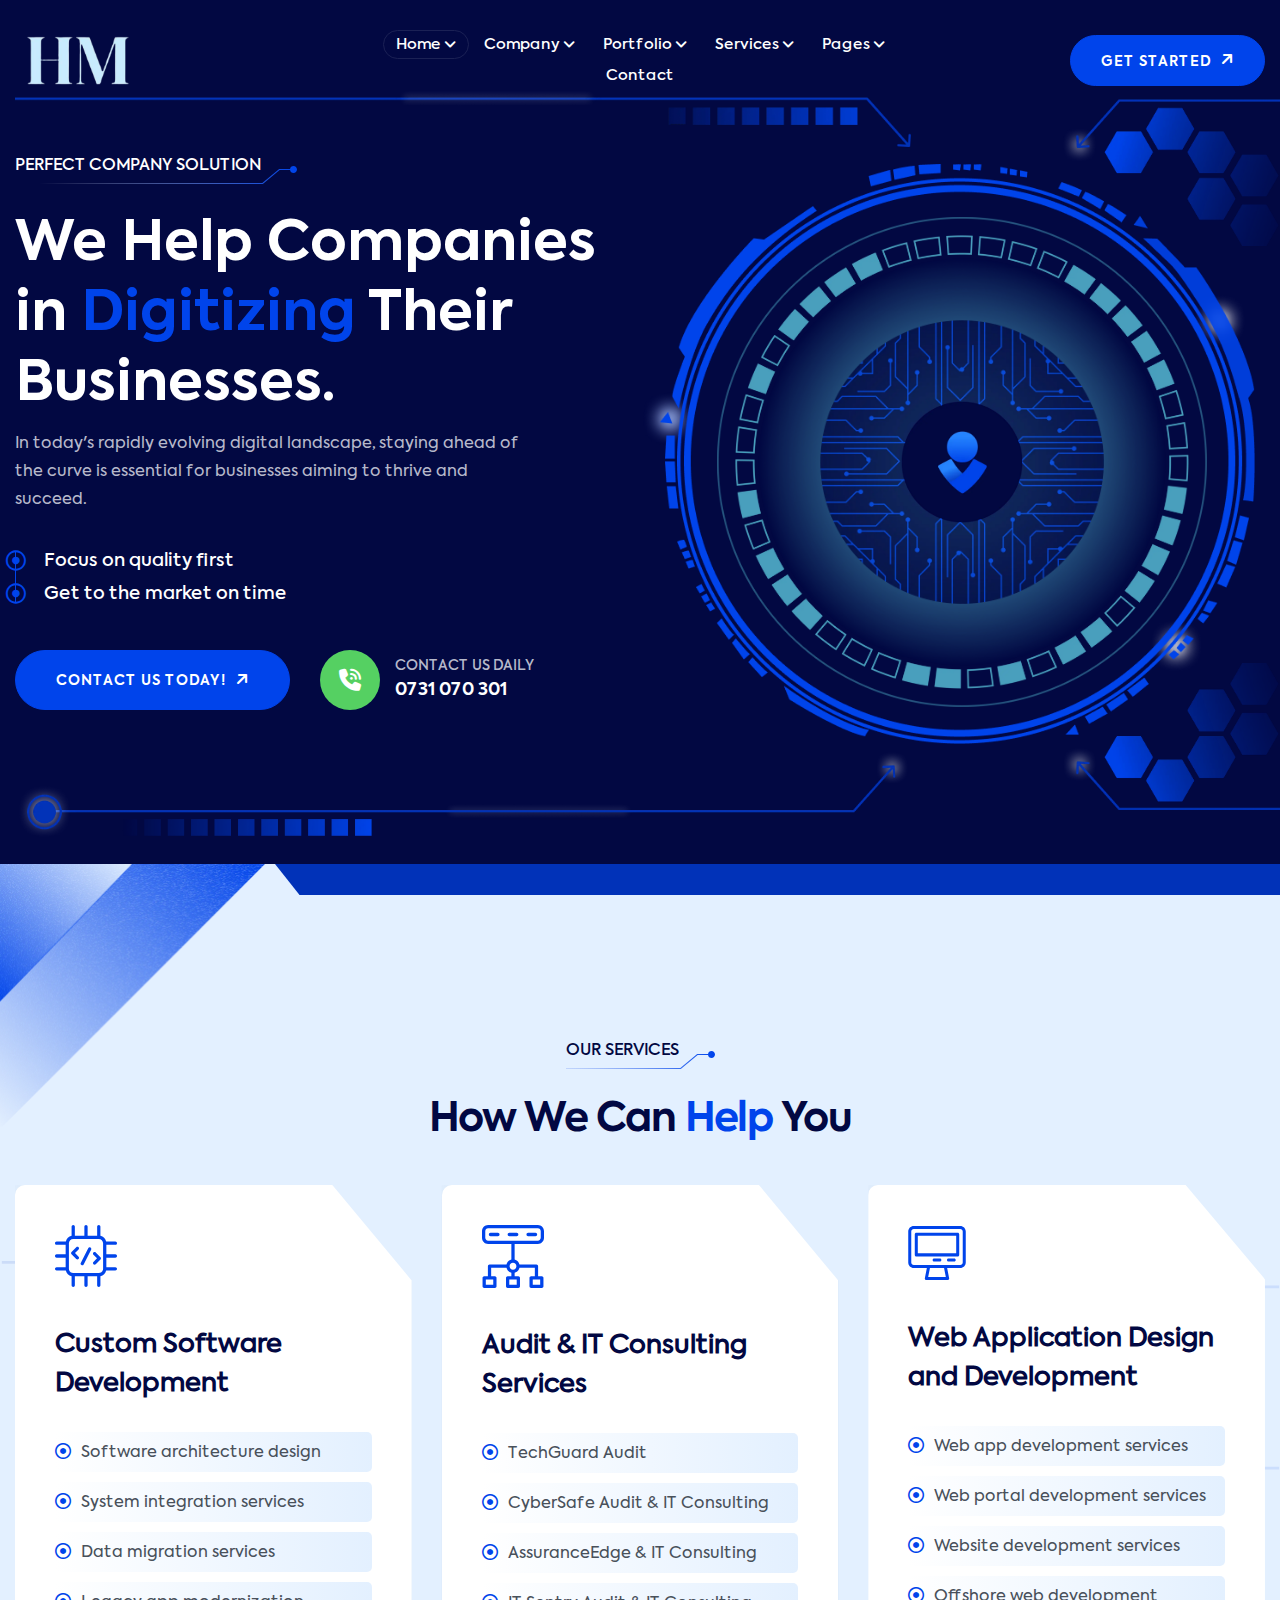
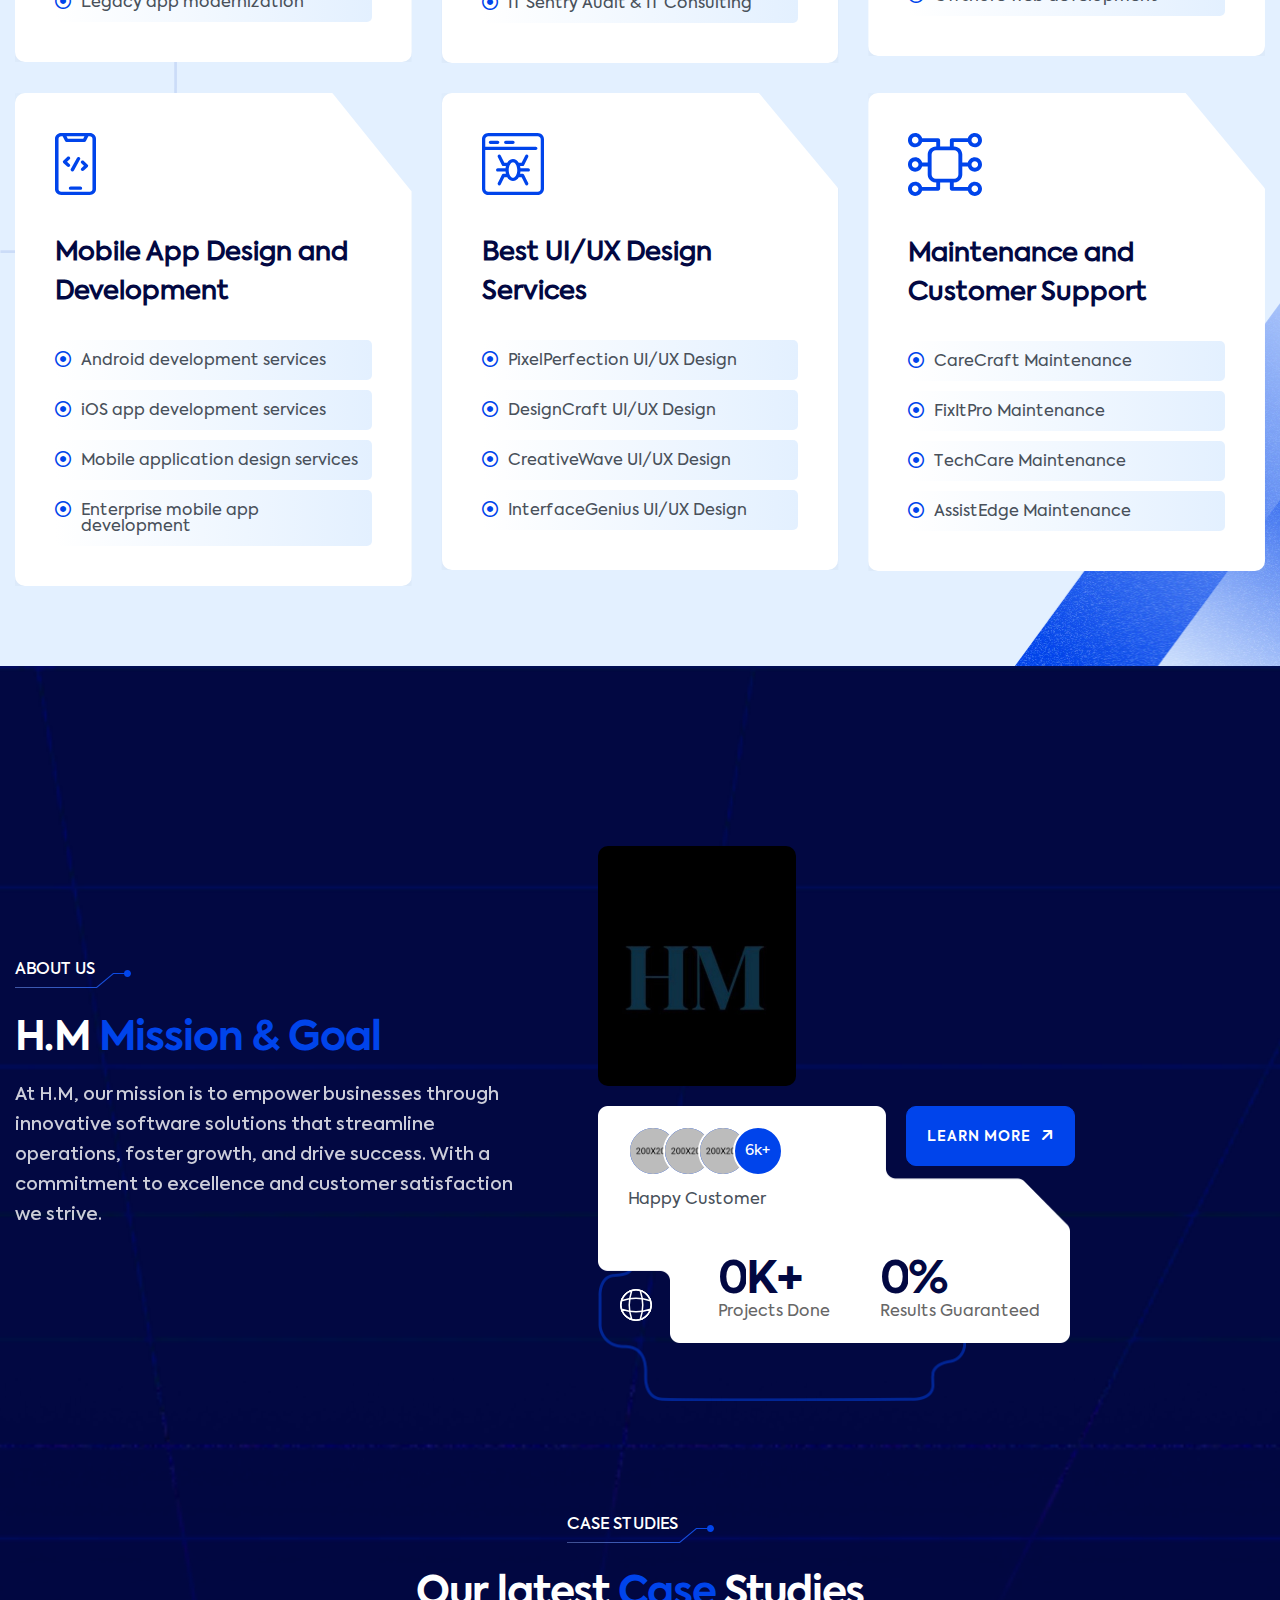
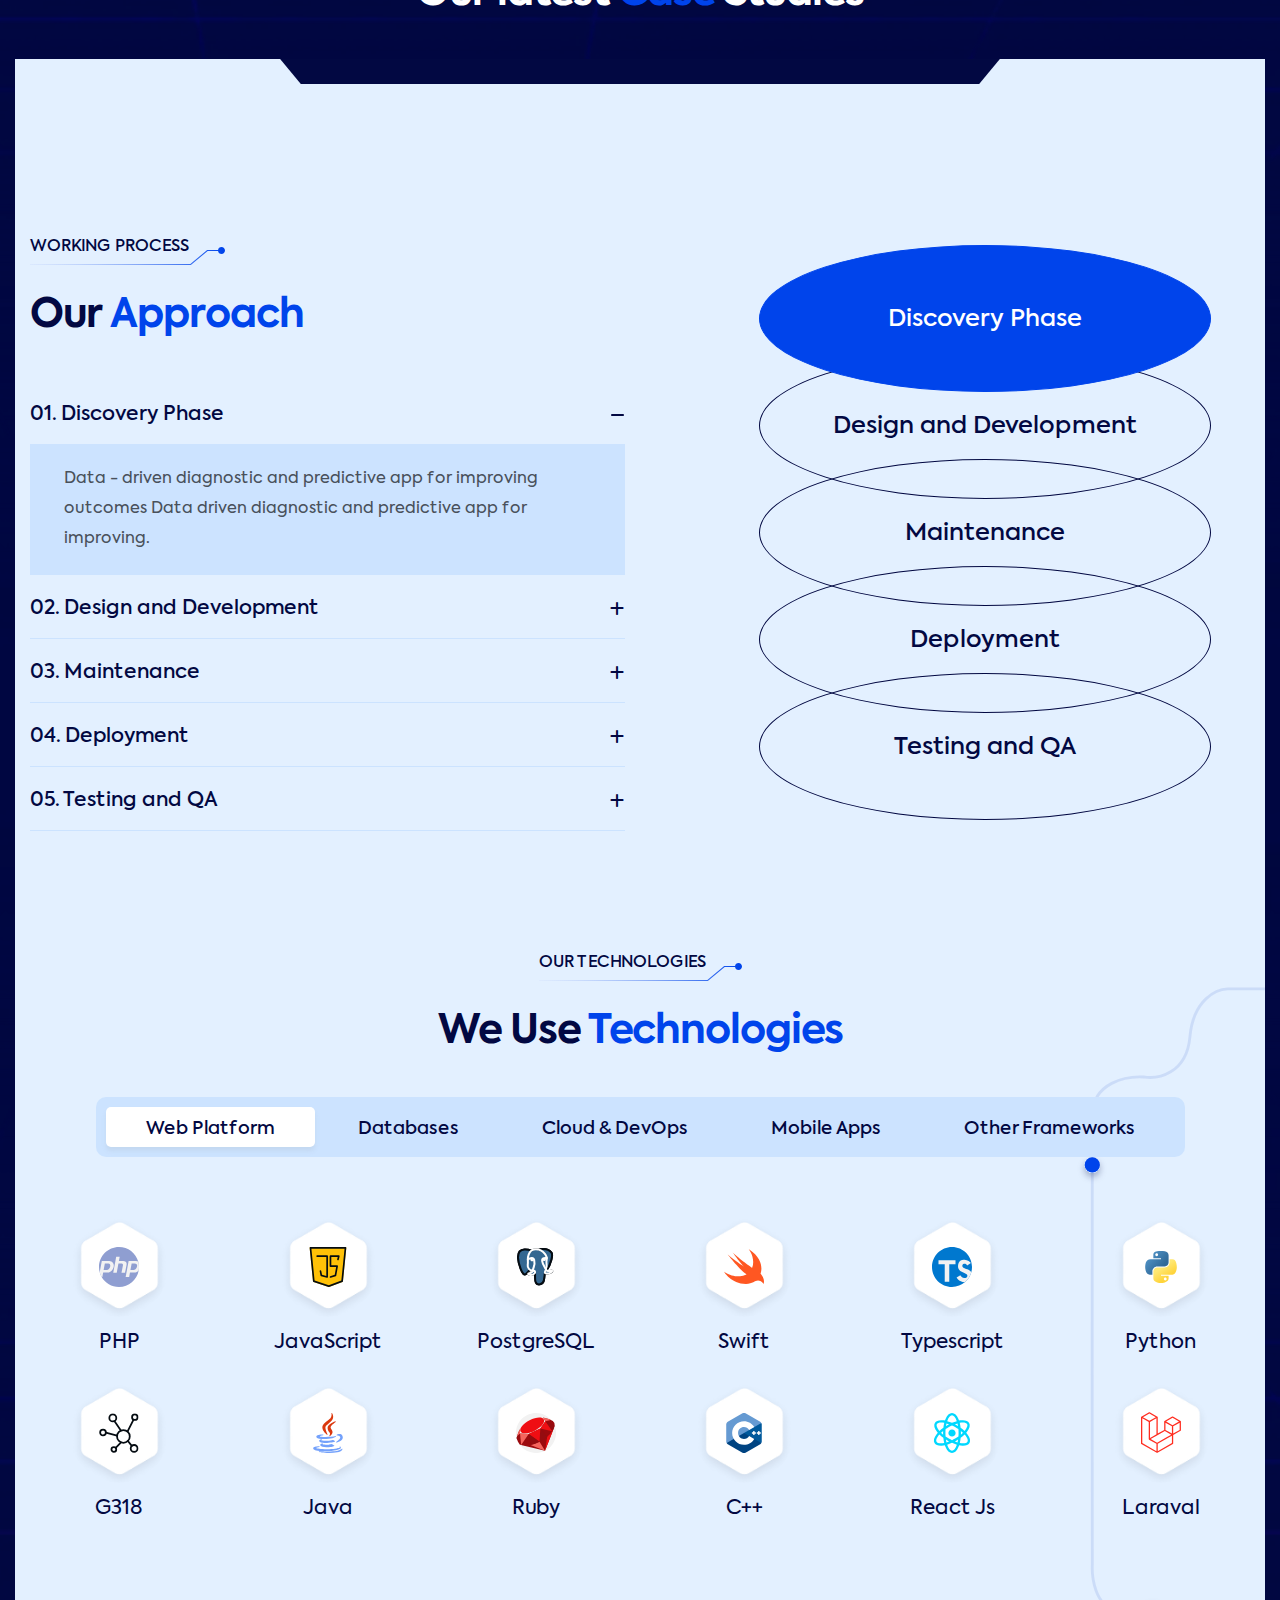
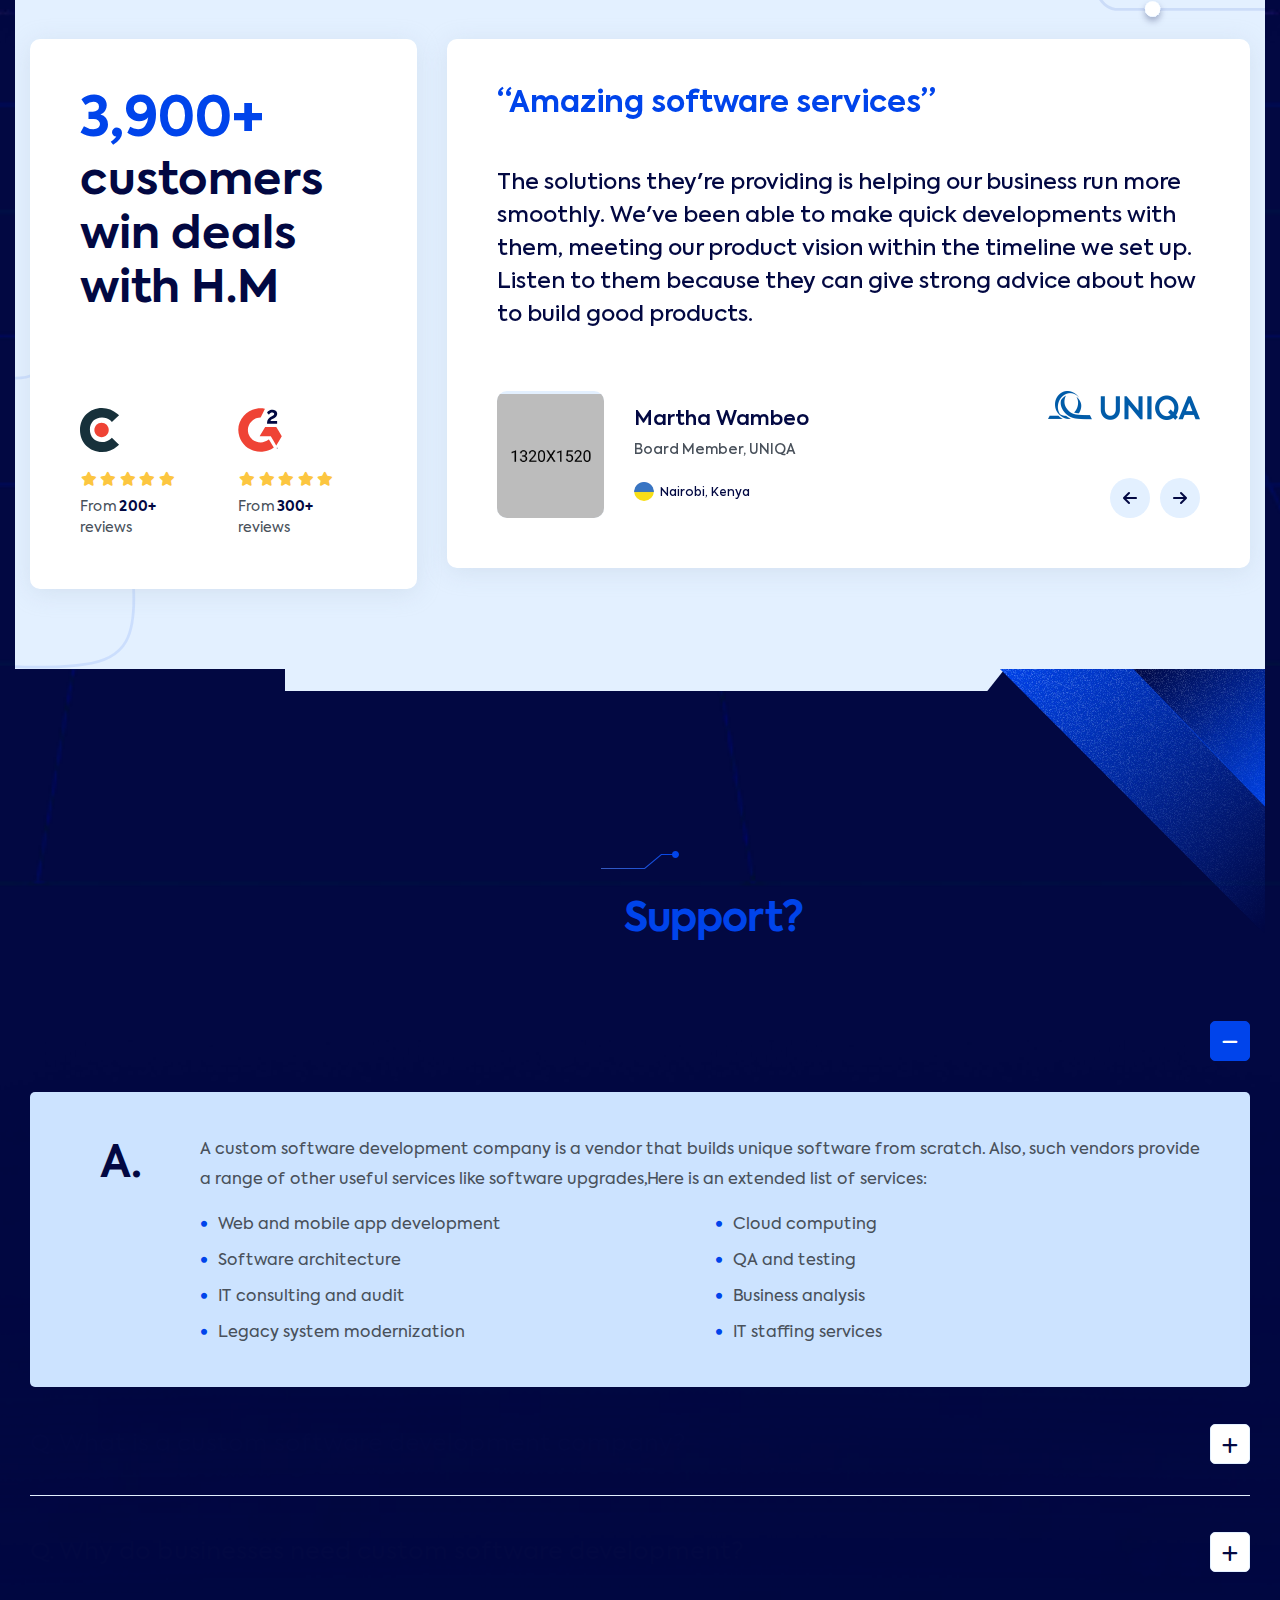
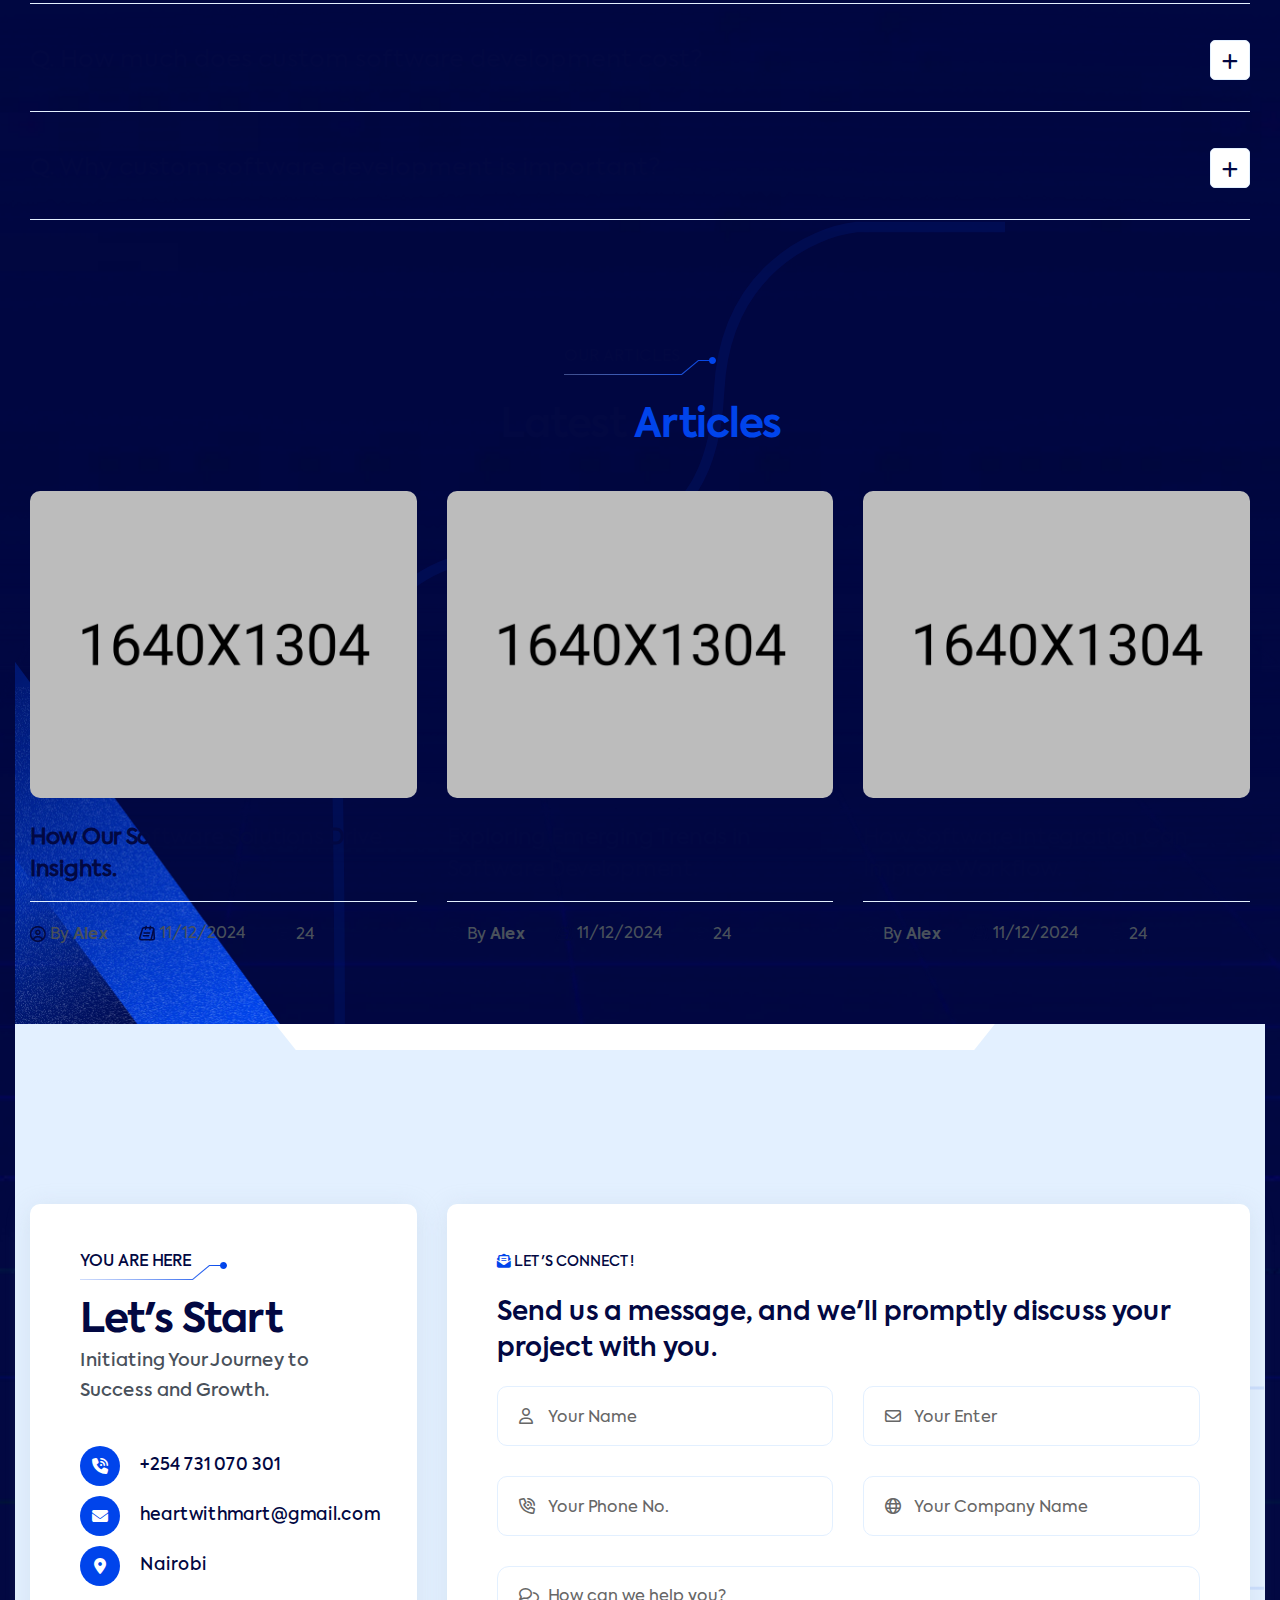
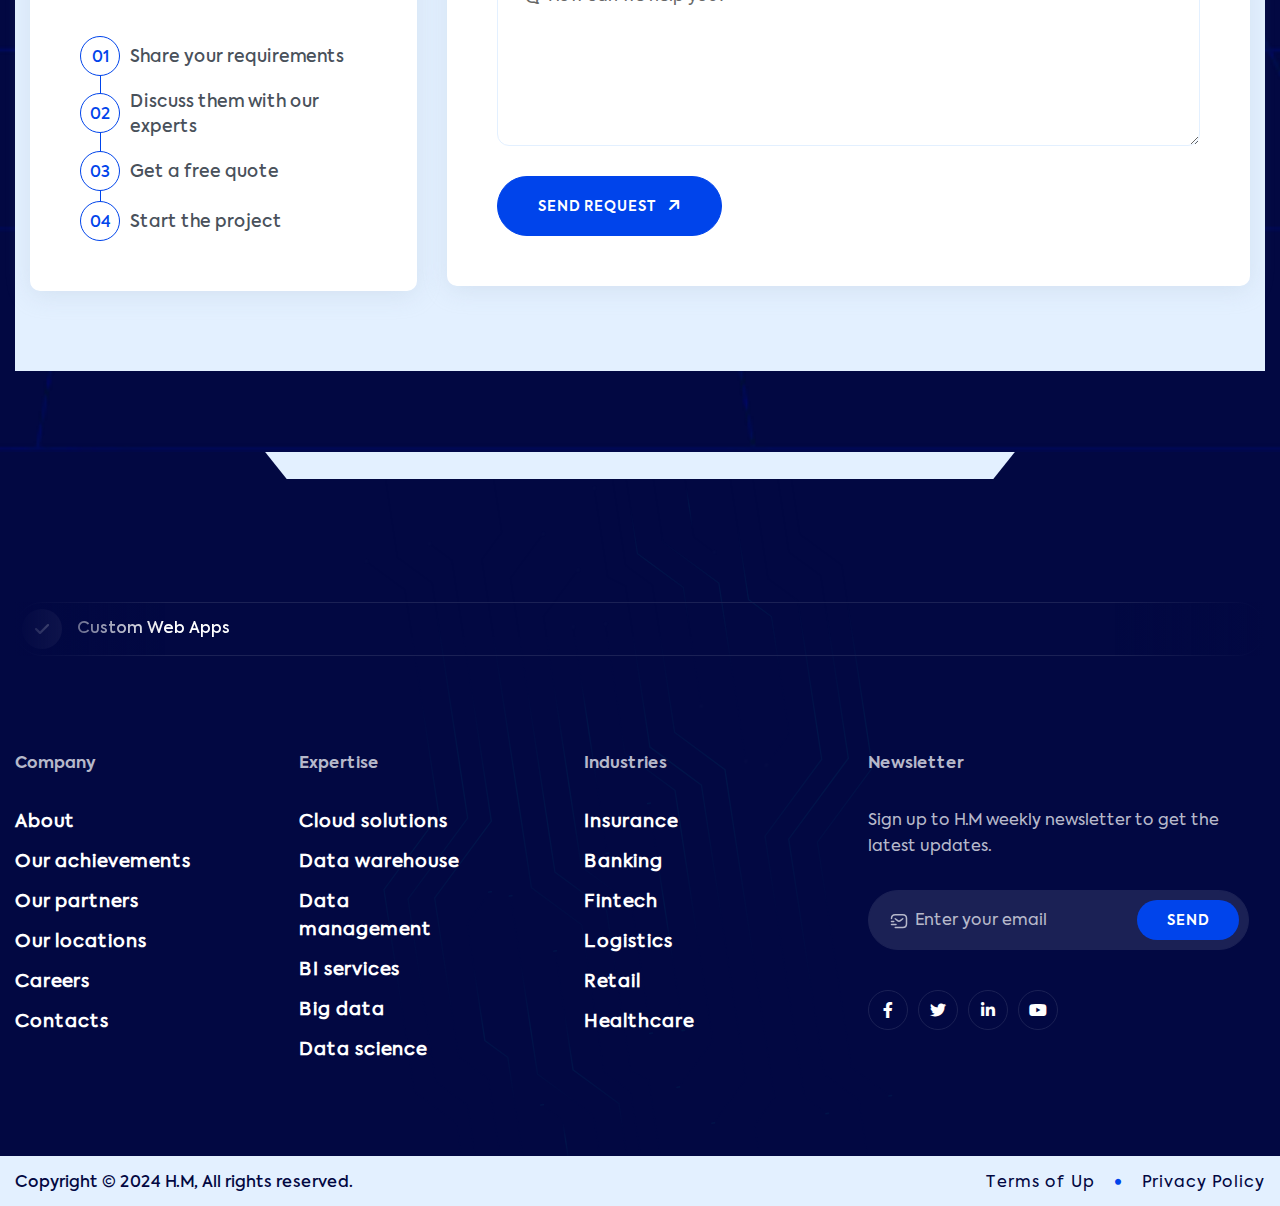
<file: index_software_company.html>
<!DOCTYPE html>
<html lang="en">

  <head>
    <meta charset="utf-8" />
    <meta name="viewport" content="width=device-width, initial-scale=1, shrink-to-fit=no" />
    <meta http-equiv="x-ua-compatible" content="ie=edge" />
    <meta name="thumbnail" content="assets/images/H.M_page_thumbnail_2.webp" />
    <meta name="description" content="H.M – IT Solutions & Technology, Business Consulting, Software Company" />
    <meta name="keywords" content="Bootstrap Site Template" />
    <meta name="author" content="Webrock" />

    <title>
      Software Company – H.M – IT Solutions & Technology, Business Consulting,
      Software Company
    </title>
    <link rel="shortcut icon" href="assets/images/site_logo/favourite_icon_2.svg" />

    <!-- Fraimwork - CSS Include -->
    <link rel="stylesheet" type="text/css" href="assets/css/bootstrap.min.css" />

    <!-- Icon - CSS Include -->
    <link rel="stylesheet" type="text/css" href="assets/css/fontawesome.css" />

    <!-- Animation - CSS Include -->
    <link rel="stylesheet" type="text/css" href="assets/css/animate.min.css" />

    <!-- Carousel - CSS Include -->
    <link rel="stylesheet" type="text/css" href="assets/css/swiper-bundle.min.css" />

    <!-- Video & Image Popup - CSS Include -->
    <link rel="stylesheet" type="text/css" href="assets/css/magnific-popup.min.css" />

    <!-- Counter - CSS Include -->
    <link rel="stylesheet" type="text/css" href="assets/css/odometer.min.css" />

    <!-- Custom - CSS Include -->
    <link rel="stylesheet" type="text/css" href="assets/css/style.css" />
  </head>

  <body>
    <!-- Body Wrap - Start -->
    <div class="page_wrapper">
      <!-- Preloader - Start -->
      <div id="preloader" class="preloader">
        <div class="loader-circle">
          <div class="loader-line-mask">
            <div class="loader-line"></div>
          </div>
          <div class="loader-logo">
            <img src="assets/images/site_logo/site_logo_2.jpeg"
              alt="Site Logo – H.M – IT Solutions &amp; Technology Site Template" />
          </div>
        </div>
      </div>
      <!-- Preloader - End -->

      <!-- Back To Top - Start -->
      <div class="backtotop">
        <a href="#" class="scroll">
          <i class="fa-solid fa-arrow-up"></i>
        </a>
      </div>
      <!-- Back To Top - End -->

      <!-- Site Header - Start
      ================================================== -->
      <header class="site_header site_header_2">
        <div class="header_bottom stricky">
          <div class="container">
            <div class="row align-items-center">
              <div class="col-lg-3 col-5">
                <div class="site_logo">
                  <a class="site_link" href="index.html">
                    <img src="assets/images/site_logo/site_logo_2.jpeg"
                      alt="Site Logo – H.M – IT Solutions & Technology, Business Consulting, Software Company" />
                    <img src="assets/images/site_logo/site_logo_3.jpeg"
                      alt="Site Logo – H.M – IT Solutions & Technology, Business Consulting, Software Company" />
                  </a>
                </div>
              </div>
              <div class="col-lg-6 col-2">
                <nav class="main_menu navbar navbar-expand-lg">
                  <div class="main_menu_inner collapse navbar-collapse justify-content-lg-center"
                    id="main_menu_dropdown">
                    <ul class="main_menu_list unordered_list justify-content-center">
                      <li class="dropdown active">
                        <a class="nav-link" href="#" id="home_submenu" role="button" data-bs-toggle="dropdown"
                          aria-expanded="false">
                          Home
                        </a>
                        <ul class="dropdown-menu" aria-labelledby="home_submenu">
                          <li><a href="index.html">IT Solution</a></li>
                          <li class="active">
                            <a href="index_software_company.html">Software Company</a>
                          </li>
                          <li>
                            <a href="index_business_consulting.html">Business Consulting</a>
                          </li>
                        </ul>
                      </li>
                      <li class="dropdown">
                        <a class="nav-link" href="#" id="company_submenu" role="button" data-bs-toggle="dropdown"
                          aria-expanded="false">
                          Company
                        </a>
                        <div class="dropdown-menu mega_menu_wrapper" aria-labelledby="company_submenu">
                          <div class="container">
                            <div class="row">
                              <div class="col-lg-9">
                                <div class="megamenu_pages_wrapper mb-5">
                                  <div class="row">
                                    <div class="col-lg-3 col-md-6">
                                      <a class="iconbox_block_2" href="about.html">
                                        <span class="icon_title_wrap">
                                          <small class="iconbox_icon">
                                            <img src="assets/images/icons/icon_wifi.svg" alt="Wifi SVG Icon" />
                                          </small>
                                          <small class="iconbox_title">About Us</small>
                                        </span>
                                        <span class="description mb-0">
                                          Learn more about H.M
                                        </span>
                                      </a>
                                    </div>
                                    <div class="col-lg-3 col-md-6">
                                      <a class="iconbox_block_2" href="pricing.html">
                                        <span class="icon_title_wrap">
                                          <small class="iconbox_icon">
                                            <img src="assets/images/icons/icon_dollar_2.svg" alt="Dollar SVG Icon" />
                                          </small>
                                          <small class="iconbox_title">Our Pricing</small>
                                        </span>
                                        <span class="description mb-0">
                                          Streamlined Pricing
                                        </span>
                                      </a>
                                    </div>
                                    <div class="col-lg-3 col-md-6">
                                      <a class="iconbox_block_2" href="portfolio.html">
                                        <span class="icon_title_wrap">
                                          <small class="iconbox_icon">
                                            <img src="assets/images/icons/icon_chart.svg" alt="Chart SVG Icon" />
                                          </small>
                                          <small class="iconbox_title">Portfolio</small>
                                        </span>
                                        <span class="description mb-0">
                                          Explore our all overview
                                        </span>
                                      </a>
                                    </div>
                                    <div class="col-lg-3 col-md-6">
                                      <a class="iconbox_block_2" href="portfolio_details.html">
                                        <span class="icon_title_wrap">
                                          <small class="iconbox_icon">
                                            <img src="assets/images/icons/icon_tag_2.svg" alt="Event Tag SVG Icon" />
                                          </small>
                                          <small class="iconbox_title">Portfolio Details</small>
                                        </span>
                                        <span class="description mb-0">
                                          Explore our work overview
                                        </span>
                                      </a>
                                    </div>
                                    <div class="col-lg-3 col-md-6">
                                      <a class="iconbox_block_2" href="team.html">
                                        <span class="icon_title_wrap">
                                          <small class="iconbox_icon">
                                            <img src="assets/images/icons/icon_user_2.svg" alt="User Check SVG Icon" />
                                          </small>
                                          <small class="iconbox_title">Team</small>
                                        </span>
                                        <span class="description mb-0">
                                          We are friendly Join our team
                                        </span>
                                      </a>
                                    </div>
                                    <div class="col-lg-3 col-md-6">
                                      <a class="iconbox_block_2" href="team_details.html">
                                        <span class="icon_title_wrap">
                                          <small class="iconbox_icon">
                                            <img src="assets/images/icons/icon_users.svg" alt="Users SVG Icon" />
                                          </small>
                                          <small class="iconbox_title">Team Details</small>
                                        </span>
                                        <span class="description mb-0">
                                          We are friendly Join our team
                                        </span>
                                      </a>
                                    </div>
                                    <div class="col-lg-3 col-md-6">
                                      <a class="iconbox_block_2" href="service.html">
                                        <span class="icon_title_wrap">
                                          <small class="iconbox_icon">
                                            <img src="assets/images/icons/icon_pen.svg" alt="Pen SVG Icon" />
                                          </small>
                                          <small class="iconbox_title">Services</small>
                                        </span>
                                        <small class="description mb-0">
                                          Happy to help you!
                                        </small>
                                      </a>
                                    </div>
                                    <div class="col-lg-3 col-md-6">
                                      <a class="iconbox_block_2" href="service_details.html">
                                        <span class="icon_title_wrap">
                                          <small class="iconbox_icon">
                                            <img src="assets/images/icons/icon_pen.svg" alt="Pen SVG Icon" />
                                          </small>
                                          <small class="iconbox_title">Service Details</small>
                                        </span>
                                        <small class="description mb-0">
                                          Happy to help you!
                                        </small>
                                      </a>
                                    </div>
                                  </div>
                                </div>
                                <ul class="btns_group p-0 unordered_list justify-content-start">
                                  <li>
                                    <a class="btn btn-primary" href="contact.html">
                                      <span class="btn_label" data-text="Free Consultation">Free Consultation</span>
                                      <span class="btn_icon">
                                        <i class="fa-solid fa-arrow-up-right"></i>
                                      </span>
                                    </a>
                                  </li>
                                  <li>
                                    <div class="review_short_info_2">
                                      <div class="review_admin_logo">
                                        <img src="assets/images/clients/client_logo_9.webp" alt="Client Logo" />
                                      </div>
                                      <div class="review_info_content">
                                        <ul class="rating_block unordered_list">
                                          <li>
                                            <i class="fa-solid fa-star fa-fw"></i>
                                          </li>
                                          <li>
                                            <i class="fa-solid fa-star fa-fw"></i>
                                          </li>
                                          <li>
                                            <i class="fa-solid fa-star fa-fw"></i>
                                          </li>
                                          <li>
                                            <i class="fa-solid fa-star fa-fw"></i>
                                          </li>
                                          <li>
                                            <i class="fa-solid fa-star fa-fw"></i>
                                          </li>
                                        </ul>
                                        <div class="review_counter">
                                          From <b>200+</b> reviews
                                        </div>
                                      </div>
                                    </div>
                                  </li>
                                  <li>
                                    <div class="review_short_info_2">
                                      <div class="review_admin_logo">
                                        <img src="assets/images/clients/client_logo_10.webp" alt="Client Logo" />
                                      </div>
                                      <div class="review_info_content">
                                        <ul class="rating_block unordered_list">
                                          <li>
                                            <i class="fa-solid fa-star fa-fw"></i>
                                          </li>
                                          <li>
                                            <i class="fa-solid fa-star fa-fw"></i>
                                          </li>
                                          <li>
                                            <i class="fa-solid fa-star fa-fw"></i>
                                          </li>
                                          <li>
                                            <i class="fa-solid fa-star fa-fw"></i>
                                          </li>
                                          <li>
                                            <i class="fa-solid fa-star fa-fw"></i>
                                          </li>
                                        </ul>
                                        <div class="review_counter">
                                          From <b>200+</b> reviews
                                        </div>
                                      </div>
                                    </div>
                                  </li>
                                </ul>
                              </div>
                              <div class="col-lg-3">
                                <div class="site_author bg-primary">
                                  <div class="author_box">
                                    <div class="author_image bg-light">
                                      <img src="assets/images/avatar/avatar_7.webp" alt="Site Author Image" />
                                    </div>
                                    <div class="author_box_content">
                                      <h3 class="author_name text-white">
                                        Martha Wambeo
                                      </h3>
                                      <span class="author_designation text-white">CEO & Founder At H.M</span>
                                    </div>
                                    <div class="quote_icon">
                                      <img src="assets/images/icons/icon_quote.svg" alt="Quote Icon" />
                                    </div>
                                  </div>
                                  <p class="mb-0 text-white">
                                    As a CEO & Founder At H.M I have been voice
                                    crying in the wilderness, trying to make
                                    requirements clear, use every minute to
                                    deliver the result, and not reinvent the
                                    wheel. Here at H.M, I made that possible for
                                    the clients.
                                  </p>
                                </div>
                              </div>
                            </div>
                          </div>
                        </div>
                      </li>
                      <li class="dropdown">
                        <a class="nav-link" href="#" id="portfolio_submenu" role="button" data-bs-toggle="dropdown"
                          aria-expanded="false">
                          Portfolio
                        </a>
                        <ul class="dropdown-menu" aria-labelledby="portfolio_submenu">
                          <li><a href="portfolio.html">Portfolio</a></li>
                          <li>
                            <a href="portfolio_details.html">Portfolio Details</a>
                          </li>
                        </ul>
                      </li>
                      <li class="dropdown">
                        <a class="nav-link" href="#" id="services_submenu" role="button" data-bs-toggle="dropdown"
                          aria-expanded="false">
                          Services
                        </a>
                        <div class="dropdown-menu mega_menu_wrapper p-0" aria-labelledby="services_submenu">
                          <div class="container">
                            <div class="row justify-content-lg-between">
                              <div class="col-lg-8">
                                <div class="row">
                                  <div class="col-lg-4">
                                    <div class="megamenu_widget">
                                      <h3 class="megamenu_info_title">
                                        Services
                                      </h3>
                                      <ul class="icon_list unordered_list_block">
                                        <li>
                                          <a href="service_details.html">
                                            <span class="icon_list_text">
                                              IT Management Services
                                            </span>
                                          </a>
                                        </li>
                                        <li>
                                          <a href="service_details.html">
                                            <span class="icon_list_text">
                                              Data Tracking Security
                                            </span>
                                          </a>
                                        </li>
                                        <li>
                                          <a href="service_details.html">
                                            <span class="icon_list_text">
                                              Website Development
                                            </span>
                                          </a>
                                        </li>
                                        <li>
                                          <a href="service_details.html">
                                            <span class="icon_list_text">
                                              CRM Solutions and Design
                                            </span>
                                          </a>
                                        </li>
                                        <li>
                                          <a href="service_details.html">
                                            <span class="icon_list_text">
                                              UI/UX Design Services
                                            </span>
                                          </a>
                                        </li>
                                        <li>
                                          <a href="service_details.html">
                                            <span class="icon_list_text">
                                              Technology Solution
                                            </span>
                                          </a>
                                        </li>
                                        <li>
                                          <a href="service_details.html">
                                            <span class="icon_list_text">
                                              Software Development
                                            </span>
                                          </a>
                                        </li>

                                        <!-- Added Services -->
                                        <li>
                                          <a href="service_details.html">
                                            <span class="icon_list_text">
                                              Cyber Security - Network Security
                                            </span>
                                          </a>
                                        </li>
                                        <li>
                                          <a href="service_details.html">
                                            <span class="icon_list_text">
                                              Data Analytics
                                            </span>
                                          </a>
                                        </li>
                                        <li>
                                          <a href="service_details.html">
                                            <span class="icon_list_text">
                                              Digital Strategy and Consulting
                                            </span>
                                          </a>
                                        </li>
                                        <li>
                                          <a href="service_details.html">
                                            <span class="icon_list_text">
                                              Digital Sales and Marketing
                                            </span>
                                          </a>
                                        </li>
                                        <li>
                                          <a href="service_details.html">
                                            <span class="icon_list_text">
                                              E-mail Marketing
                                            </span>
                                          </a>
                                        </li>
                                        <li>
                                          <a href="service_details.html">
                                            <span class="icon_list_text">
                                              Brand Management
                                            </span>
                                          </a>
                                        </li>
                                        <li>
                                          <a href="service_details.html">
                                            <span class="icon_list_text">
                                              Reputation Management
                                            </span>
                                          </a>
                                        </li>
                                        <li>
                                          <a href="service_details.html">
                                            <span class="icon_list_text">
                                              Social Media Management
                                            </span>
                                          </a>
                                        </li>
                                        <li>
                                          <a href="service_details.html">
                                            <span class="icon_list_text">
                                              Graphic Design
                                            </span>
                                          </a>
                                        </li>

                                        <div class="col-lg-4">
                                          <div class="megamenu_widget">
                                            <h3 class="megamenu_info_title">
                                              Our Fields
                                            </h3>
                                            <ul class="icon_list unordered_list_block">
                                              <li>
                                                <a href="fields.html">
                                                  <span class="icon_list_text">
                                                    Healthcare
                                                  </span>
                                                </a>
                                              </li>
                                              <li>
                                                <a href="fields.html">
                                                  <span class="icon_list_text">
                                                    Banks
                                                  </span>
                                                </a>
                                              </li>
                                              <li>
                                                <a href="fields.html">
                                                  <span class="icon_list_text">
                                                    Logistics
                                                  </span>
                                                </a>
                                              </li>
                                              <li>
                                                <a href="fields.html">
                                                  <span class="icon_list_text">
                                                    Supermarkets
                                                  </span>
                                                </a>
                                              </li>
                                              <li>
                                                <a href="fields.html">
                                                  <span class="icon_list_text">
                                                    Industries
                                                  </span>
                                                </a>
                                              </li>
                                              <li>
                                                <a href="fields.html">
                                                  <span class="icon_list_text">
                                                    Hotels
                                                  </span>
                                                </a>
                                              </li>
                                              <li>
                                                <a href="fields.html">
                                                  <span class="icon_list_text">
                                                    Fintech
                                                  </span>
                                                </a>
                                              </li>
                                            </ul>
                                          </div>
                                        </div>
                                        <div class="col-lg-4">
                                          <div class="megamenu_widget">
                                            <h3 class="megamenu_info_title">
                                              Product
                                            </h3>
                                            <ul class="icon_list unordered_list_block">
                                              <li>
                                                <a href="portfolio.html">
                                                  <span class="icon_list_text">
                                                    Case Studies
                                                  </span>
                                                </a>
                                              </li>
                                              <li>
                                                <a href="pricing.html">
                                                  <span class="icon_list_text">
                                                    Our Pricing
                                                  </span>
                                                </a>
                                              </li>
                                              <li>
                                                <a href="service.html">
                                                  <span class="icon_list_text">
                                                    Features
                                                  </span>
                                                </a>
                                              </li>
                                              <li>
                                                <a href="about.html">
                                                  <span class="icon_list_text">
                                                    Overview
                                                  </span>
                                                </a>
                                              </li>
                                              <li>
                                                <a href="#!">
                                                  <span class="icon_list_text">
                                                    New Releases
                                                  </span>
                                                </a>
                                              </li>
                                              <li>
                                                <a href="service.html">
                                                  <span class="icon_list_text">
                                                    Solutions
                                                  </span>
                                                </a>
                                              </li>
                                            </ul>
                                          </div>
                                        </div>
                                    </div>
                                    <div class="social_area">
                                      <ul class="social_icons_block unordered_list" data-text="Follow Us:">
                                        <li>
                                          <a href="#!">
                                            <i class="fa-brands fa-facebook-f"></i>
                                          </a>
                                        </li>
                                        <li>
                                          <a href="#!">
                                            <i class="fa-brands fa-twitter"></i>
                                          </a>
                                        </li>
                                        <li>
                                          <a href="#!">
                                            <i class="fa-brands fa-linkedin-in"></i>
                                          </a>
                                        </li>
                                        <li>
                                          <a href="#!">
                                            <i class="fa-brands fa-dribbble"></i>
                                          </a>
                                        </li>
                                      </ul>
                                      <p class="career_link m-0">
                                        Looking for the ultimate consultancy?
                                        <a href="#!">We’re live!!</a>
                                      </p>
                                    </div>
                                  </div>
                                  <div class="col-lg-3">
                                    <div class="megamenu_case bg-primary">
                                      <h3>Computer Software</h3>
                                      <h4>Astarte Medical</h4>
                                      <img src="assets/images/case/case_image_4.webp" alt="Case Image" />
                                      <a class="btn" href="portfolio.html">
                                        <span class="btn_label" data-text="Read Case">Read Case</span>
                                        <span class="btn_icon">
                                          <i class="fa-solid fa-arrow-up-right"></i>
                                        </span>
                                      </a>
                                    </div>
                                  </div>
                                </div>
                              </div>
                            </div>
                      </li>
                      <li class="dropdown">
                        <a class="nav-link" href="#" id="pages_submenu" role="button" data-bs-toggle="dropdown"
                          aria-expanded="false">
                          Pages
                        </a>
                        <ul class="dropdown-menu" aria-labelledby="pages_submenu">
                          <li><a href="about.html">About Us</a></li>
                          <li class="dropdown">
                            <a class="nav-link" href="#" id="blog_submenu" role="button" data-bs-toggle="dropdown"
                              aria-expanded="false">
                              Blogs
                            </a>
                            <ul class="dropdown-menu" aria-labelledby="blog_submenu">
                              <li><a href="blog.html">Our Blogs</a></li>
                              <li>
                                <a href="blog_details.html">Blod details</a>
                              </li>
                            </ul>
                          </li>
                          <li><a href="contact.html">Help Center</a></li>
                          <li>
                            <a href="#!">Careers
                              <small class="badge bg-danger-subtle text-danger">We’re live!!</small></a>
                          </li>
                        </ul>
                      </li>
                      <li><a href="contact.html">Contact</a></li>
                    </ul>
                  </div>
                </nav>
              </div>
              <div class="col-lg-3 col-5">
                <ul class="header_btns_group unordered_list justify-content-end">
                  <li>
                    <!-- Mobile Menu Button -->
                    <button class="mobile_menu_btn navbar-toggler" type="button" data-bs-toggle="collapse"
                      data-bs-target="#main_menu_dropdown" aria-expanded="false" aria-label="Toggle navigation">
                      <i class="far fa-bars"></i>
                    </button>

                    <!-- Collapsible Mobile Menu -->
                    <div class="collapse navbar-collapse" id="main_menu_dropdown">
                      <ul class="navbar-nav main_menu_list unordered_list justify-content-center">
                        <!-- Home Dropdown Menu -->
                        <li class="nav-item dropdown active">
                          <a class="nav-link" href="#" id="home_submenu" role="button" data-bs-toggle="dropdown"
                            aria-expanded="false">
                            Home
                          </a>
                          <ul class="dropdown-menu" aria-labelledby="home_submenu">
                            <li class="active">
                              <a class="dropdown-item" href="index.html">IT Solution</a>
                            </li>
                            <li>
                              <a class="dropdown-item" href="index_software_company.html">Software Company</a>
                            </li>
                            <li>
                              <a class="dropdown-item" href="index_business_consulting.html">Business Consulting</a>
                            </li>
                          </ul>
                        </li>
                        <!-- Other Menu Items -->
                        <li class="nav-item">
                          <a class="nav-link" href="about.html">About Us</a>
                        </li>
                        <li class="nav-item">
                          <a class="nav-link" href="pricing.html">Our Pricing</a>
                        </li>
                        <li class="nav-item">
                          <a class="nav-link" href="portfolio.html">Portfolio</a>
                        </li>
                        <li class="nav-item">
                          <a class="nav-link" href="portfolio_details.html">Portfolio Details</a>
                        </li>
                        <li class="nav-item">
                          <a class="nav-link" href="team.html">Team</a>
                        </li>
                        <li class="nav-item">
                          <a class="nav-link" href="team_details.html">Team Details</a>
                        </li>
                        <li class="nav-item">
                          <a class="nav-link" href="service.html">Services</a>
                        </li>
                        <li class="nav-item">
                          <a class="nav-link" href="service_details.html">Service Details</a>
                        </li>
                        <li class="nav-item">
                          <a class="nav-link" href="blog.html">Blog</a>
                        </li>
                        <li class="nav-item">
                          <a class="nav-link" href="blog_details.html">Blog Details</a>
                        </li>
                        <li class="nav-item">
                          <a class="nav-link" href="contact.html">Contact Us</a>
                        </li>
                        <li class="nav-item">
                          <a class="nav-link" href="fields.html">Fields</a>
                        </li>
                      </ul>
                    </div>

                    <!-- Custom CSS -->
                    <style>
                      .mobile_menu_btn {
                        border: none;
                        background-color: transparent;
                        padding: 10px;
                      }

                      .navbar-toggler-icon {
                        font-size: 1.5rem;
                        color: #333;
                      }

                      .navbar-nav .nav-link {
                        color: #333;
                        padding: 10px 15px;
                        text-align: center;
                      }

                      .navbar-nav .dropdown-menu {
                        background-color: #f8f9fa;
                        border-radius: 0.25rem;
                        box-shadow: 0 0.125rem 0.25rem rgba(0, 0, 0, 0.075);
                      }

                      .navbar-nav .dropdown-item {
                        color: #333;
                        padding: 10px 20px;
                      }

                      .navbar-nav .dropdown-item:hover {
                        background-color: #e9ecef;
                      }
                    </style>

                    <!-- Bootstrap JS and Popper.js (inline) -->
                    <script src="https://cdn.jsdelivr.net/npm/@popperjs/core@2.11.7/dist/umd/popper.min.js"></script>
                    <script src="https://cdn.jsdelivr.net/npm/bootstrap@5.3.0/dist/js/bootstrap.min.js"></script>

                  </li>
                  <li>
                    <a class="btn btn-primary" href="pricing.html">
                      <span class="btn_label" data-text="Get Started">Get Started</span>
                      <span class="btn_icon">
                        <i class="fa-solid fa-arrow-up-right"></i>
                      </span>
                    </a>
                  </li>
                </ul>
              </div>
            </div>
          </div>
        </div>
      </header>
      <!-- Site Header - End
      ================================================== -->

      <!-- Main Body - Start
      ================================================== -->
      <main class="page_content">
        <!-- IT Solution Hero Section - Start
        ================================================== -->
        <section class="software_company_hero_section xb-hidden">
          <div class="container">
            <div class="row align-items-center">
              <div class="col-lg-6">
                <div class="content_wrap">
                  <div class="heading_focus_text has_underline text-white d-inline-flex" style="
                      background-image: url('assets/images/shapes/shape_title_under_line.svg');
                    ">
                    Perfect Company Solution
                  </div>
                  <h1 class="text-white">
                    We Help Companies in <mark>Digitizing</mark> Their
                    Businesses.
                  </h1>
                  <p>
                    In today's rapidly evolving digital landscape, staying ahead
                    of the curve is essential for businesses aiming to thrive
                    and succeed.
                  </p>
                  <ul class="step_list text-white unordered_list_block">
                    <li>Focus on quality first</li>
                    <li>Get to the market on time</li>
                  </ul>
                  <ul class="btns_group unordered_list p-0 justify-content-start">
                    <li>
                      <a class="btn" href="pricing.html">
                        <span class="btn_label" data-text="Contact Us Today!">Contact Us Today!</span>
                        <span class="btn_icon">
                          <i class="fa-solid fa-arrow-up-right"></i>
                        </span>
                      </a>
                    </li>
                    <li>
                      <a class="hotline_block" href="tel:+420318568511">
                        <span class="hotline_icon">
                          <i class="fa-solid fa-phone-volume"></i>
                        </span>
                        <span class="hotline_content">
                          <small>CONTACT US DAILY</small>
                          <strong class="text-white">0731 070 301</strong>
                        </span>
                      </a>
                    </li>
                  </ul>
                </div>
              </div>
              <div class="col-lg-6">
                <div class="engine_image">
                  <div class="image_wrap_1">
                    <img src="assets/images/hero/circle_engine_1.webp" alt="Engine Image" />
                  </div>
                  <div class="image_wrap_2">
                    <img src="assets/images/hero/circle_engine_2.webp" alt="Engine Image" />
                  </div>
                  <div class="image_wrap_3">
                    <img src="assets/images/hero/circle_engine_3.webp" alt="Engine Image" />
                  </div>
                  <div class="image_wrap_4">
                    <img src="assets/images/hero/circle_engine_4.png" alt="Engine Image" />
                  </div>
                </div>
              </div>
            </div>
          </div>

          <div class="shape_image_1">
            <img src="assets/images/hero/shape_image_1.webp" alt="Engine Image" />
          </div>
          <div class="shape_image_2">
            <img src="assets/images/hero/shape_image_2.webp" alt="Engine Image" />
          </div>
          <div class="shape_image_3">
            <img src="assets/images/hero/shape_image_3.webp" alt="Engine Image" />
          </div>
          <div class="shape_image_4">
            <img src="assets/images/hero/shape_image_4.webp" alt="Engine Image" />
          </div>
        </section>
        <!-- IT Solution Hero Section - End
        ================================================== -->

        <!-- Feature Partners Section - Start
        ================================================== -->
        <!-- <div class="feature_partners_section">
          <div class="container position-relative">
            <div class="title_text text-white">Our Featured Partner's</div>
            <div class="client_logo_carousel">
              <div class="swiper-wrapper">
                <div class="swiper-slide">
                  <div class="client_logo_item">
                    <img
                      src="assets/images/clients/client_logo_1.webp"
                      alt="H.M - Client Logo Image"
                    />
                  </div>
                </div>
                <div class="swiper-slide">
                  <div class="client_logo_item">
                    <img
                      src="assets/images/clients/client_logo_2.webp"
                      alt="H.M - Client Logo Image"
                    />
                  </div>
                </div>
                <div class="swiper-slide">
                  <div class="client_logo_item">
                    <img
                      src="assets/images/clients/client_logo_3.webp"
                      alt="H.M - Client Logo Image"
                    />
                  </div>
                </div>
                <div class="swiper-slide">
                  <div class="client_logo_item">
                    <img
                      src="assets/images/clients/client_logo_4.webp"
                      alt="H.M - Client Logo Image"
                    />
                  </div>
                </div>
                <div class="swiper-slide">
                  <div class="client_logo_item">
                    <img
                      src="assets/images/clients/client_logo_5.webp"
                      alt="H.M - Client Logo Image"
                    />
                  </div>
                </div>
                <div class="swiper-slide">
                  <div class="client_logo_item">
                    <img
                      src="assets/images/clients/client_logo_6.webp"
                      alt="H.M - Client Logo Image"
                    />
                  </div>
                </div>
                <div class="swiper-slide">
                  <div class="client_logo_item">
                    <img
                      src="assets/images/clients/client_logo_7.webp"
                      alt="H.M - Client Logo Image"
                    />
                  </div>
                </div>
                <div class="swiper-slide">
                  <div class="client_logo_item">
                    <img
                      src="assets/images/clients/client_logo_1.webp"
                      alt="H.M - Client Logo Image"
                    />
                  </div>
                </div>
                <div class="swiper-slide">
                  <div class="client_logo_item">
                    <img
                      src="assets/images/clients/client_logo_2.webp"
                      alt="H.M - Client Logo Image"
                    />
                  </div>
                </div>
                <div class="swiper-slide">
                  <div class="client_logo_item">
                    <img
                      src="assets/images/clients/client_logo_3.webp"
                      alt="H.M - Client Logo Image"
                    />
                  </div>
                </div>
                <div class="swiper-slide">
                  <div class="client_logo_item">
                    <img
                      src="assets/images/clients/client_logo_4.webp"
                      alt="H.M - Client Logo Image"
                    />
                  </div>
                </div>
                <div class="swiper-slide">
                  <div class="client_logo_item">
                    <img
                      src="assets/images/clients/client_logo_5.webp"
                      alt="H.M - Client Logo Image"
                    />
                  </div>
                </div>
                <div class="swiper-slide">
                  <div class="client_logo_item">
                    <img
                      src="assets/images/clients/client_logo_6.webp"
                      alt="H.M - Client Logo Image"
                    />
                  </div>
                </div>
                <div class="swiper-slide">
                  <div class="client_logo_item">
                    <img
                      src="assets/images/clients/client_logo_7.webp"
                      alt="H.M - Client Logo Image"
                    />
                  </div>
                </div>
                <div class="swiper-slide">
                  <div class="client_logo_item">
                    <img
                      src="assets/images/clients/client_logo_1.webp"
                      alt="H.M - Client Logo Image"
                    />
                  </div>
                </div>
                <div class="swiper-slide">
                  <div class="client_logo_item">
                    <img
                      src="assets/images/clients/client_logo_2.webp"
                      alt="H.M - Client Logo Image"
                    />
                  </div>
                </div>
                <div class="swiper-slide">
                  <div class="client_logo_item">
                    <img
                      src="assets/images/clients/client_logo_3.webp"
                      alt="H.M - Client Logo Image"
                    />
                  </div>
                </div>
                <div class="swiper-slide">
                  <div class="client_logo_item">
                    <img
                      src="assets/images/clients/client_logo_4.webp"
                      alt="H.M - Client Logo Image"
                    />
                  </div>
                </div>
                <div class="swiper-slide">
                  <div class="client_logo_item">
                    <img
                      src="assets/images/clients/client_logo_5.webp"
                      alt="H.M - Client Logo Image"
                    />
                  </div>
                </div>
                <div class="swiper-slide">
                  <div class="client_logo_item">
                    <img
                      src="assets/images/clients/client_logo_6.webp"
                      alt="H.M - Client Logo Image"
                    />
                  </div>
                </div>
                <div class="swiper-slide">
                  <div class="client_logo_item">
                    <img
                      src="assets/images/clients/client_logo_7.webp"
                      alt="H.M - Client Logo Image"
                    />
                  </div>
                </div>
                <div class="swiper-slide">
                  <div class="client_logo_item">
                    <img
                      src="assets/images/clients/client_logo_1.webp"
                      alt="H.M - Client Logo Image"
                    />
                  </div>
                </div>
                <div class="swiper-slide">
                  <div class="client_logo_item">
                    <img
                      src="assets/images/clients/client_logo_2.webp"
                      alt="H.M - Client Logo Image"
                    />
                  </div>
                </div>
                <div class="swiper-slide">
                  <div class="client_logo_item">
                    <img
                      src="assets/images/clients/client_logo_3.webp"
                      alt="H.M - Client Logo Image"
                    />
                  </div>
                </div>
                <div class="swiper-slide">
                  <div class="client_logo_item">
                    <img
                      src="assets/images/clients/client_logo_4.webp"
                      alt="H.M - Client Logo Image"
                    />
                  </div>
                </div>
                <div class="swiper-slide">
                  <div class="client_logo_item">
                    <img
                      src="assets/images/clients/client_logo_5.webp"
                      alt="H.M - Client Logo Image"
                    />
                  </div>
                </div>
                <div class="swiper-slide">
                  <div class="client_logo_item">
                    <img
                      src="assets/images/clients/client_logo_6.webp"
                      alt="H.M - Client Logo Image"
                    />
                  </div>
                </div>
                <div class="swiper-slide">
                  <div class="client_logo_item">
                    <img
                      src="assets/images/clients/client_logo_7.webp"
                      alt="H.M - Client Logo Image"
                    />
                  </div>
                </div>
              </div>
            </div>
          </div>
        </div>
        <!-- Feature Partners Section - End
        ================================================== -->

        <!-- Service Section - Start
        ================================================== -->
        <section class="service_section pt-175 pb-80 bg-light section_decoration xb-hidden">
          <div class="container">
            <div class="heading_block text-center">
              <div class="heading_focus_text has_underline d-inline-flex" style="
                  background-image: url('assets/images/shapes/shape_title_under_line.svg');
                ">
                Our Services
              </div>
              <h2 class="heading_text mb-0">
                How We Can <mark>Help</mark> You
              </h2>
            </div>

            <div class="row">
              <div class="col-lg-4">
                <div class="service_block_2">
                  <div class="service_icon">
                    <img src="assets/images/icons/icon_code.svg" alt="H.M - Service icon" />
                  </div>
                  <h3 class="service_title">
                    <a href="service_details.html">
                      Custom Software Development
                    </a>
                  </h3>
                  <ul class="icon_list unordered_list_block">
                    <li>
                      <span class="icon_list_icon">
                        <i class="fa-regular fa-circle-dot"></i>
                      </span>
                      <span class="icon_list_text">
                        Software architecture design
                      </span>
                    </li>
                    <li>
                      <span class="icon_list_icon">
                        <i class="fa-regular fa-circle-dot"></i>
                      </span>
                      <span class="icon_list_text">
                        System integration services
                      </span>
                    </li>
                    <li>
                      <span class="icon_list_icon">
                        <i class="fa-regular fa-circle-dot"></i>
                      </span>
                      <span class="icon_list_text">
                        Data migration services
                      </span>
                    </li>
                    <li>
                      <span class="icon_list_icon">
                        <i class="fa-regular fa-circle-dot"></i>
                      </span>
                      <span class="icon_list_text">
                        Legacy app modernization
                      </span>
                    </li>
                  </ul>
                </div>
              </div>
              <div class="col-lg-4">
                <div class="service_block_2">
                  <div class="service_icon">
                    <img src="assets/images/icons/icon_programming_tree.svg" alt="H.M - Service icon" />
                  </div>
                  <h3 class="service_title">
                    <a href="service_details.html">
                      Audit & IT Consulting Services
                    </a>
                  </h3>
                  <ul class="icon_list unordered_list_block">
                    <li>
                      <span class="icon_list_icon">
                        <i class="fa-regular fa-circle-dot"></i>
                      </span>
                      <span class="icon_list_text"> TechGuard Audit </span>
                    </li>
                    <li>
                      <span class="icon_list_icon">
                        <i class="fa-regular fa-circle-dot"></i>
                      </span>
                      <span class="icon_list_text">
                        CyberSafe Audit & IT Consulting
                      </span>
                    </li>
                    <li>
                      <span class="icon_list_icon">
                        <i class="fa-regular fa-circle-dot"></i>
                      </span>
                      <span class="icon_list_text">
                        AssuranceEdge & IT Consulting
                      </span>
                    </li>
                    <li>
                      <span class="icon_list_icon">
                        <i class="fa-regular fa-circle-dot"></i>
                      </span>
                      <span class="icon_list_text">
                        IT Sentry Audit & IT Consulting
                      </span>
                    </li>
                  </ul>
                </div>
              </div>
              <div class="col-lg-4">
                <div class="service_block_2">
                  <div class="service_icon">
                    <img src="assets/images/icons/icon_monitor_2.svg" alt="H.M - Service icon" />
                  </div>
                  <h3 class="service_title">
                    <a href="service_details.html">
                      Web Application Design and Development
                    </a>
                  </h3>
                  <ul class="icon_list unordered_list_block">
                    <li>
                      <span class="icon_list_icon">
                        <i class="fa-regular fa-circle-dot"></i>
                      </span>
                      <span class="icon_list_text">
                        Web app development services
                      </span>
                    </li>
                    <li>
                      <span class="icon_list_icon">
                        <i class="fa-regular fa-circle-dot"></i>
                      </span>
                      <span class="icon_list_text">
                        Web portal development services
                      </span>
                    </li>
                    <li>
                      <span class="icon_list_icon">
                        <i class="fa-regular fa-circle-dot"></i>
                      </span>
                      <span class="icon_list_text">
                        Website development services
                      </span>
                    </li>
                    <li>
                      <span class="icon_list_icon">
                        <i class="fa-regular fa-circle-dot"></i>
                      </span>
                      <span class="icon_list_text">
                        Offshore web development
                      </span>
                    </li>
                  </ul>
                </div>
              </div>
              <div class="col-lg-4">
                <div class="service_block_2">
                  <div class="service_icon">
                    <img src="assets/images/icons/icon_phone.svg" alt="H.M - Service icon" />
                  </div>
                  <h3 class="service_title">
                    <a href="service_details.html">
                      Mobile App Design and Development
                    </a>
                  </h3>
                  <ul class="icon_list unordered_list_block">
                    <li>
                      <span class="icon_list_icon">
                        <i class="fa-regular fa-circle-dot"></i>
                      </span>
                      <span class="icon_list_text">
                        Android development services
                      </span>
                    </li>
                    <li>
                      <span class="icon_list_icon">
                        <i class="fa-regular fa-circle-dot"></i>
                      </span>
                      <span class="icon_list_text">
                        iOS app development services
                      </span>
                    </li>
                    <li>
                      <span class="icon_list_icon">
                        <i class="fa-regular fa-circle-dot"></i>
                      </span>
                      <span class="icon_list_text">
                        Mobile application design services
                      </span>
                    </li>
                    <li>
                      <span class="icon_list_icon">
                        <i class="fa-regular fa-circle-dot"></i>
                      </span>
                      <span class="icon_list_text">
                        Enterprise mobile app development
                      </span>
                    </li>
                  </ul>
                </div>
              </div>
              <div class="col-lg-4">
                <div class="service_block_2">
                  <div class="service_icon">
                    <img src="assets/images/icons/icon_bug.svg" alt="H.M - Service icon" />
                  </div>
                  <h3 class="service_title">
                    <a href="service_details.html">
                      Best UI/UX Design Services
                    </a>
                  </h3>
                  <ul class="icon_list unordered_list_block">
                    <li>
                      <span class="icon_list_icon">
                        <i class="fa-regular fa-circle-dot"></i>
                      </span>
                      <span class="icon_list_text">
                        PixelPerfection UI/UX Design
                      </span>
                    </li>
                    <li>
                      <span class="icon_list_icon">
                        <i class="fa-regular fa-circle-dot"></i>
                      </span>
                      <span class="icon_list_text">
                        DesignCraft UI/UX Design
                      </span>
                    </li>
                    <li>
                      <span class="icon_list_icon">
                        <i class="fa-regular fa-circle-dot"></i>
                      </span>
                      <span class="icon_list_text">
                        CreativeWave UI/UX Design
                      </span>
                    </li>
                    <li>
                      <span class="icon_list_icon">
                        <i class="fa-regular fa-circle-dot"></i>
                      </span>
                      <span class="icon_list_text">
                        InterfaceGenius UI/UX Design
                      </span>
                    </li>
                  </ul>
                </div>
              </div>
              <div class="col-lg-4">
                <div class="service_block_2">
                  <div class="service_icon">
                    <img src="assets/images/icons/icon_programming.svg" alt="H.M - Service icon" />
                  </div>
                  <h3 class="service_title">
                    <a href="service_details.html">
                      Maintenance and Customer Support
                    </a>
                  </h3>
                  <ul class="icon_list unordered_list_block">
                    <li>
                      <span class="icon_list_icon">
                        <i class="fa-regular fa-circle-dot"></i>
                      </span>
                      <span class="icon_list_text">
                        CareCraft Maintenance
                      </span>
                    </li>
                    <li>
                      <span class="icon_list_icon">
                        <i class="fa-regular fa-circle-dot"></i>
                      </span>
                      <span class="icon_list_text"> FixItPro Maintenance </span>
                    </li>
                    <li>
                      <span class="icon_list_icon">
                        <i class="fa-regular fa-circle-dot"></i>
                      </span>
                      <span class="icon_list_text"> TechCare Maintenance </span>
                    </li>
                    <li>
                      <span class="icon_list_icon">
                        <i class="fa-regular fa-circle-dot"></i>
                      </span>
                      <span class="icon_list_text">
                        AssistEdge Maintenance
                      </span>
                    </li>
                  </ul>
                </div>
              </div>
            </div>
          </div>

          <div class="decoration_item shape_image_1">
            <img src="assets/images/shapes/shape_line_5.svg" alt="H.M Shape" />
          </div>
          <div class="decoration_item shape_image_2">
            <img src="assets/images/shapes/shape_line_6.svg" alt="H.M Shape" />
          </div>
          <div class="decoration_item shape_image_3">
            <img src="assets/images/shapes/shape_space_1.svg" alt="H.M Shape" />
          </div>
          <div class="decoration_item shape_image_4">
            <img src="assets/images/shapes/shape_angle_1.webp" alt="H.M Shape Angle" />
          </div>
          <div class="decoration_item shape_image_5">
            <img src="assets/images/shapes/shape_angle_2.webp" alt="H.M Shape Angle" />
          </div>
        </section>
        <!-- Service Section - End
        ================================================== -->

        <!-- About and Case Section - Start
        ================================================== -->
        <section class="about_and_case_section section_space section_decoration bg-dark" style="
            background-image: url('assets/images/backgrounds/bg_image_2.webp');
          ">
          <div class="container">
            <div class="row align-items-center justify-content-lg-between">
              <div class="col-lg-7 order-lg-last">
                <div class="about_image_2">
                  <div class="image_wrap">
                    <img src="assets/images/about/about_image_6.webp" alt="H.M - About Image" />
                  </div>
                  <div class="about_funfact_info" style="
                      background-image: url('assets/images/shapes/shape_bg_1.webp');
                    ">
                    <div class="customer_count">
                      <ul class="unordered_list">
                        <li>
                          <img src="assets/images/avatar/avatar_1.webp" alt="Customer Avatar" />
                        </li>
                        <li>
                          <img src="assets/images/avatar/avatar_2.webp" alt="Customer Avatar" />
                        </li>
                        <li>
                          <img src="assets/images/avatar/avatar_3.webp" alt="Customer Avatar" />
                        </li>
                        <li>
                          <span>6k+</span>
                        </li>
                      </ul>
                      <p class="mb-0">Happy Customer</p>
                    </div>
                    <div class="about_funfact_counter">
                      <div class="funfact_item">
                        <div class="counter_value">
                          <span class="odometer" data-count="6">0</span>
                          <span>K+</span>
                        </div>
                        <h3 class="funfact_title mb-0">Projects Done</h3>
                      </div>
                      <div class="funfact_item">
                        <div class="counter_value">
                          <span class="odometer" data-count="100">0</span>
                          <span>%</span>
                        </div>
                        <h3 class="funfact_title mb-0">Results Guaranteed</h3>
                      </div>
                    </div>
                    <a class="btn btn-primary" href="about.html">
                      <span class="btn_label" data-text="Learn More">Learn More</span>
                      <span class="btn_icon">
                        <i class="fa-solid fa-arrow-up-right"></i>
                      </span>
                    </a>
                    <div class="icon_globe">
                      <img src="assets/images/icons/icon_global.svg" alt="Icon Globe" />
                    </div>
                  </div>
                  <div class="space_line">
                    <img src="assets/images/shapes/shape_line.webp" alt="Shape Line" />
                  </div>
                </div>
              </div>
              <div class="col-lg-5">
                <div class="about_content">
                  <div class="heading_block mb-0 text-white">
                    <div class="heading_focus_text has_underline d-inline-flex" style="
                        background-image: url('assets/images/shapes/shape_title_under_line.svg');
                      ">
                      About Us
                    </div>
                    <h2 class="heading_text">
                      H.M <mark>Mission & Goal</mark>
                    </h2>
                    <p class="heading_description mb-0">
                      At H.M, our mission is to empower businesses through
                      innovative software solutions that streamline operations,
                      foster growth, and drive success. With a commitment to
                      excellence and customer satisfaction we strive.
                    </p>
                  </div>
                </div>
              </div>
            </div>

            <div class="pt-170">
              <div class="heading_block text-center text-white">
                <div class="heading_focus_text has_underline d-inline-flex" style="
                    background-image: url('assets/images/shapes/shape_title_under_line.svg');
                  ">
                  Case Studies
                </div>
                <h2 class="heading_text mb-0">
                  Our latest <mark>Case</mark> Studies
                </h2>
              </div>

              <!--
              <div class="case_studies_wrapper">
                <div class="case_study_block">
                  <div class="case_study_image">
                    <img src="assets/images/case/case_image_1.webp" alt="H.M - Cases Image" />
                  </div>
                  <div class="case_study_content">
                    <ul class="category_list unordered_list text-uppercase">
                      <li><a href="portfolio.html">Computer Software</a></li>
                    </ul>
                    <h3 class="case_title">
                      <a href="portfolio_details.html">Astarte Medical</a>
                    </h3>
                    <p>
                      Creating software for Astarte Medical involves a
                      meticulous process aimed at addressing their specific
                      needs and objectives. It begins with thorough research and
                      planning to understand the requirements goals of the
                      project.
                    </p>
                    <ul class="icon_list unordered_list">
                      <li>
                        <span class="icon_list_text">
                          <strong class="text-dark">Industry:</strong> Computer
                          software
                        </span>
                      </li>
                      <li>
                        <span class="icon_list_text">
                          <strong class="text-dark">Country:</strong> kenya
                        </span>
                      </li>
                    </ul>
                    <ul class="case_technologies unordered_list" data-text="Core Technologies:">
                      <li>
                        <img src="assets/images/case/icon_angular.svg" alt="Angular" />
                      </li>
                      <li>
                        <img src="assets/images/case/icon_elephent.svg" alt="Elephent" />
                      </li>
                    </ul>
                    <a class="btn btn-primary" href="portfolio_details.html">
                      <span class="btn_label" data-text="Read Case">Read Case</span>
                      <span class="btn_icon">
                        <i class="fa-solid fa-arrow-up-right"></i>
                      </span>
                    </a>
                  </div>
                </div>
                <div class="case_study_block">
                  <div class="case_study_image">
                    <img src="assets/images/case/case_image_2.webp" alt="H.M - Cases Image" />
                  </div>
                  <div class="case_study_content">
                    <ul class="category_list unordered_list text-uppercase">
                      <li><a href="portfolio.html">Healthcare</a></li>
                    </ul>
                    <h3 class="case_title">
                      <a href="portfolio_details.html">CAE Blue Phantom</a>
                    </h3>
                    <p>
                      CAE Blue Phantom is a cutting-edge simulation technology
                      designed to revolutionize medical training and education.
                      Utilizing advanced virtual reality and artificial
                      intelligence, CAE Blue Phantom provides.
                    </p>
                    <ul class="icon_list unordered_list">
                      <li>
                        <span class="icon_list_text">
                          <strong class="text-dark">Industry:</strong> Wellness
                          & Fitness
                        </span>
                      </li>
                      <li>
                        <span class="icon_list_text">
                          <strong class="text-dark">Country:</strong> kenya
                        </span>
                      </li>
                    </ul>
                    <ul class="case_technologies unordered_list" data-text="Core Technologies:">
                      <li>
                        <img src="assets/images/case/icon_angular.svg" alt="Angular" />
                      </li>
                      <li>
                        <img src="assets/images/case/icon_netcore.svg" alt="Elephent" />
                      </li>
                    </ul>
                    <a class="btn btn-primary" href="portfolio_details.html">
                      <span class="btn_label" data-text="Read Case">Read Case</span>
                      <span class="btn_icon">
                        <i class="fa-solid fa-arrow-up-right"></i>
                      </span>
                    </a>
                  </div>
                </div>
                <div class="case_study_block">
                  <div class="case_study_image">
                    <img src="assets/images/case/case_image_3.webp" alt="H.M - Cases Image" />
                  </div>
                  <div class="case_study_content">
                    <ul class="category_list unordered_list text-uppercase">
                      <li><a href="portfolio.html">Real Estate</a></li>
                    </ul>
                    <h3 class="case_title">
                      <a href="portfolio_details.html">Liberkeys</a>
                    </h3>
                    <p>
                      Liberkeys is a modern real estate platform that is
                      revolutionizing the way people buy, sell, and rent
                      properties. With a focus on transparency, efficiency, and
                      customer satisfaction, Liberkeys streamlines.
                    </p>
                    <ul class="icon_list unordered_list">
                      <li>
                        <span class="icon_list_text">
                          <strong class="text-dark">Industry:</strong> Real
                          estate
                        </span>
                      </li>
                      <li>
                        <span class="icon_list_text">
                          <strong class="text-dark">Country:</strong> kenya
                        </span>
                      </li>
                    </ul>
                    <ul class="case_technologies unordered_list" data-text="Core Technologies:">
                      <li>
                        <img src="assets/images/case/vuejs.svg" alt="Angular" />
                      </li>
                      <li>
                        <img src="assets/images/case/icon_python.svg" alt="Elephent" />
                      </li>
                    </ul>
                    <a class="btn btn-primary" href="portfolio_details.html">
                      <span class="btn_label" data-text="Read Case">Read Case</span>
                      <span class="btn_icon">
                        <i class="fa-solid fa-arrow-up-right"></i>
                      </span>
                    </a>
                  </div>
                </div>
              </div>

              <div class="btns_group pb-0">
                <a class="btn btn-primary" href="portfolio.html">
                  <span class="btn_label" data-text="View More Cases Study">View More Cases Study</span>
                  <span class="btn_icon">
                    <i class="fa-solid fa-arrow-up-right"></i>
                  </span>
                </a>
              </div>
            </div>
          </div>
          <div class="decoration_item shape_image_1">
            <img src="assets/images/shapes/shape_space_2.svg" alt="H.M Shape" />
          </div>
        </section>-->
        <!-- About and Case Section - End
        ================================================== -->

        <!-- Process Technology Review Section - Start
        ================================================== -->
        <section class="process_technology_review_section bg-light section_decoration">
          <div class="container">
            <div class="row align-items-center justify-content-lg-between">
              <div class="col-lg-6">
                <div class="heading_block">
                  <div class="heading_focus_text has_underline d-inline-flex" style="
                      background-image: url('assets/images/shapes/shape_title_under_line.svg');
                    ">
                    Working Process
                  </div>
                  <h2 class="heading_text mb-0">Our <mark>Approach</mark></h2>
                </div>
                <div class="accordion" id="service_process_faq">
                  <div class="accordion-item">
                    <div class="accordion-button" role="button" data-bs-toggle="collapse" data-bs-target="#collapse_one"
                      aria-expanded="true" aria-controls="collapse_one">
                      01. Discovery Phase
                    </div>
                    <div id="collapse_one" class="accordion-collapse collapse show"
                      data-bs-parent="#service_process_faq">
                      <div class="accordion-body">
                        <p class="m-0">
                          Data - driven diagnostic and predictive app for
                          improving outcomes Data driven diagnostic and
                          predictive app for improving.
                        </p>
                      </div>
                    </div>
                  </div>
                  <div class="accordion-item">
                    <div class="accordion-button collapsed" role="button" data-bs-toggle="collapse"
                      data-bs-target="#collapse_two" aria-expanded="false" aria-controls="collapse_two">
                      02. Design and Development
                    </div>
                    <div id="collapse_two" class="accordion-collapse collapse" data-bs-parent="#service_process_faq">
                      <div class="accordion-body">
                        <p class="m-0">
                          Data - driven diagnostic and predictive app for
                          improving outcomes Data driven diagnostic and
                          predictive app for improving.
                        </p>
                      </div>
                    </div>
                  </div>
                  <div class="accordion-item">
                    <div class="accordion-button collapsed" role="button" data-bs-toggle="collapse"
                      data-bs-target="#collapse_three" aria-expanded="false" aria-controls="collapse_three">
                      03. Maintenance
                    </div>
                    <div id="collapse_three" class="accordion-collapse collapse" data-bs-parent="#service_process_faq">
                      <div class="accordion-body">
                        <p class="m-0">
                          Data - driven diagnostic and predictive app for
                          improving outcomes Data driven diagnostic and
                          predictive app for improving.
                        </p>
                      </div>
                    </div>
                  </div>
                  <div class="accordion-item">
                    <div class="accordion-button collapsed" role="button" data-bs-toggle="collapse"
                      data-bs-target="#collapse_four" aria-expanded="false" aria-controls="collapse_four">
                      04. Deployment
                    </div>
                    <div id="collapse_four" class="accordion-collapse collapse" data-bs-parent="#service_process_faq">
                      <div class="accordion-body">
                        <p class="m-0">
                          Data - driven diagnostic and predictive app for
                          improving outcomes Data driven diagnostic and
                          predictive app for improving.
                        </p>
                      </div>
                    </div>
                  </div>
                  <div class="accordion-item">
                    <div class="accordion-button collapsed" role="button" data-bs-toggle="collapse"
                      data-bs-target="#collapse_five" aria-expanded="false" aria-controls="collapse_five">
                      05. Testing and QA
                    </div>
                    <div id="collapse_five" class="accordion-collapse collapse" data-bs-parent="#service_process_faq">
                      <div class="accordion-body">
                        <p class="m-0">
                          Data - driven diagnostic and predictive app for
                          improving outcomes Data driven diagnostic and
                          predictive app for improving.
                        </p>
                      </div>
                    </div>
                  </div>
                </div>
              </div>
              <div class="col-lg-5">
                <ul class="content_layer_group unordered_list_block text-center">
                  <li role="button" data-bs-toggle="collapse" data-bs-target="#collapse_one" aria-expanded="true"
                    aria-controls="collapse_one">
                    <span>Discovery Phase</span>
                  </li>
                  <li data-bs-toggle="collapse" data-bs-target="#collapse_two" aria-expanded="false"
                    aria-controls="collapse_two">
                    <span>Design and Development</span>
                  </li>
                  <li data-bs-toggle="collapse" data-bs-target="#collapse_three" aria-expanded="false"
                    aria-controls="collapse_three">
                    <span>Maintenance</span>
                  </li>
                  <li data-bs-toggle="collapse" data-bs-target="#collapse_four" aria-expanded="false"
                    aria-controls="collapse_four">
                    <span>Deployment</span>
                  </li>
                  <li role="button" data-bs-toggle="collapse" data-bs-target="#collapse_five" aria-expanded="false"
                    aria-controls="collapse_five">
                    <span>Testing and QA</span>
                  </li>
                </ul>
              </div>
            </div>
            <div class="section_space">
              <div class="heading_block text-center">
                <div class="heading_focus_text has_underline d-inline-flex" style="
                    background-image: url('assets/images/shapes/shape_title_under_line.svg');
                  ">
                  Our Technologies
                </div>
                <h2 class="heading_text mb-0">
                  We Use <mark>Technologies</mark>
                </h2>
              </div>

              <div class="tab_block_wrapper">
                <ul class="nav justify-content-center" role="tablist">
                  <li class="nav-item" role="presentation">
                    <button class="nav-link active" data-bs-toggle="tab" data-bs-target="#tab_web_platform"
                      type="button" role="tab" aria-selected="true">
                      Web Platform
                    </button>
                  </li>
                  <li class="nav-item" role="presentation">
                    <button class="nav-link" data-bs-toggle="tab" data-bs-target="#tab_databases" type="button"
                      role="tab" aria-selected="false">
                      Databases
                    </button>
                  </li>
                  <li class="nav-item" role="presentation">
                    <button class="nav-link" data-bs-toggle="tab" data-bs-target="#tab_cloud_devops" type="button"
                      role="tab" aria-selected="false">
                      Cloud & DevOps
                    </button>
                  </li>
                  <li class="nav-item" role="presentation">
                    <button class="nav-link" data-bs-toggle="tab" data-bs-target="#tab_mobile_apps" type="button"
                      role="tab" aria-selected="false">
                      Mobile Apps
                    </button>
                  </li>
                  <li class="nav-item" role="presentation">
                    <button class="nav-link" data-bs-toggle="tab" data-bs-target="#tab_other_frameworks" type="button"
                      role="tab" aria-selected="false">
                      Other Frameworks
                    </button>
                  </li>
                </ul>
                <div class="tab-content">
                  <div class="tab-pane fade show active" id="tab_web_platform" role="tabpanel">
                    <div class="web_development_technologies row justify-content-center">
                      <div class="col-lg-2 col-md-3 col-sm-4 col-6">
                        <div class="iconbox_block text-center p-0 shadow-none bg-transparent">
                          <div class="iconbox_icon">
                            <img src="assets/images/icons/icon_php.svg" alt="PHP SVG Icon" />
                          </div>
                          <div class="iconbox_content">
                            <h3 class="iconbox_title mb-0">PHP</h3>
                          </div>
                        </div>
                      </div>
                      <div class="col-lg-2 col-md-3 col-sm-4 col-6">
                        <div class="iconbox_block text-center p-0 shadow-none bg-transparent">
                          <div class="iconbox_icon">
                            <img src="assets/images/icons/icon_javascript.svg" alt="JavaScript SVG Icon" />
                          </div>
                          <div class="iconbox_content">
                            <h3 class="iconbox_title mb-0">JavaScript</h3>
                          </div>
                        </div>
                      </div>
                      <div class="col-lg-2 col-md-3 col-sm-4 col-6">
                        <div class="iconbox_block text-center p-0 shadow-none bg-transparent">
                          <div class="iconbox_icon">
                            <img src="assets/images/case/icon_elephent.svg" alt="PostgreSQL SVG Icon" />
                          </div>
                          <div class="iconbox_content">
                            <h3 class="iconbox_title mb-0">PostgreSQL</h3>
                          </div>
                        </div>
                      </div>
                      <div class="col-lg-2 col-md-3 col-sm-4 col-6">
                        <div class="iconbox_block text-center p-0 shadow-none bg-transparent">
                          <div class="iconbox_icon">
                            <img src="assets/images/icons/icon_swift.svg" alt="Swift SVG Icon" />
                          </div>
                          <div class="iconbox_content">
                            <h3 class="iconbox_title mb-0">Swift</h3>
                          </div>
                        </div>
                      </div>
                      <div class="col-lg-2 col-md-3 col-sm-4 col-6">
                        <div class="iconbox_block text-center p-0 shadow-none bg-transparent">
                          <div class="iconbox_icon">
                            <img src="assets/images/icons/icon_typescript.svg" alt="Typescript SVG Icon" />
                          </div>
                          <div class="iconbox_content">
                            <h3 class="iconbox_title mb-0">Typescript</h3>
                          </div>
                        </div>
                      </div>
                      <div class="col-lg-2 col-md-3 col-sm-4 col-6">
                        <div class="iconbox_block text-center p-0 shadow-none bg-transparent">
                          <div class="iconbox_icon">
                            <img src="assets/images/case/icon_python.svg" alt="Python SVG Icon" />
                          </div>
                          <div class="iconbox_content">
                            <h3 class="iconbox_title mb-0">Python</h3>
                          </div>
                        </div>
                      </div>
                      <div class="col-lg-2 col-md-3 col-sm-4 col-6">
                        <div class="iconbox_block text-center p-0 shadow-none bg-transparent">
                          <div class="iconbox_icon">
                            <img src="assets/images/icons/icon_g318.svg" alt="G318 SVG Icon" />
                          </div>
                          <div class="iconbox_content">
                            <h3 class="iconbox_title mb-0">G318</h3>
                          </div>
                        </div>
                      </div>
                      <div class="col-lg-2 col-md-3 col-sm-4 col-6">
                        <div class="iconbox_block text-center p-0 shadow-none bg-transparent">
                          <div class="iconbox_icon">
                            <img src="assets/images/icons/icon_java.svg" alt="Java SVG Icon" />
                          </div>
                          <div class="iconbox_content">
                            <h3 class="iconbox_title mb-0">Java</h3>
                          </div>
                        </div>
                      </div>
                      <div class="col-lg-2 col-md-3 col-sm-4 col-6">
                        <div class="iconbox_block text-center p-0 shadow-none bg-transparent">
                          <div class="iconbox_icon">
                            <img src="assets/images/icons/icon_ruby.svg" alt="Ruby SVG Icon" />
                          </div>
                          <div class="iconbox_content">
                            <h3 class="iconbox_title mb-0">Ruby</h3>
                          </div>
                        </div>
                      </div>
                      <div class="col-lg-2 col-md-3 col-sm-4 col-6">
                        <div class="iconbox_block text-center p-0 shadow-none bg-transparent">
                          <div class="iconbox_icon">
                            <img src="assets/images/icons/icon_c_plus.svg" alt="C++ SVG Icon" />
                          </div>
                          <div class="iconbox_content">
                            <h3 class="iconbox_title mb-0">C++</h3>
                          </div>
                        </div>
                      </div>
                      <div class="col-lg-2 col-md-3 col-sm-4 col-6">
                        <div class="iconbox_block text-center p-0 shadow-none bg-transparent">
                          <div class="iconbox_icon">
                            <img src="assets/images/icons/icon_react_js.svg" alt="React Js SVG Icon" />
                          </div>
                          <div class="iconbox_content">
                            <h3 class="iconbox_title mb-0">React Js</h3>
                          </div>
                        </div>
                      </div>
                      <div class="col-lg-2 col-md-3 col-sm-4 col-6">
                        <div class="iconbox_block text-center p-0 shadow-none bg-transparent">
                          <div class="iconbox_icon">
                            <img src="assets/images/icons/icon_laravel.svg" alt="Laraval SVG Icon" />
                          </div>
                          <div class="iconbox_content">
                            <h3 class="iconbox_title mb-0">Laraval</h3>
                          </div>
                        </div>
                      </div>
                    </div>
                  </div>
                  <div class="tab-pane fade" id="tab_databases" role="tabpanel">
                    <div class="web_development_technologies row justify-content-center">
                      <div class="col-lg-2 col-md-3 col-sm-4 col-6">
                        <div class="iconbox_block text-center p-0 shadow-none bg-transparent">
                          <div class="iconbox_icon">
                            <img src="assets/images/case/icon_elephent.svg" alt="PostgreSQL SVG Icon" />
                          </div>
                          <div class="iconbox_content">
                            <h3 class="iconbox_title mb-0">PostgreSQL</h3>
                          </div>
                        </div>
                      </div>
                      <div class="col-lg-2 col-md-3 col-sm-4 col-6">
                        <div class="iconbox_block text-center p-0 shadow-none bg-transparent">
                          <div class="iconbox_icon">
                            <img src="assets/images/icons/icon_swift.svg" alt="Swift SVG Icon" />
                          </div>
                          <div class="iconbox_content">
                            <h3 class="iconbox_title mb-0">Swift</h3>
                          </div>
                        </div>
                      </div>
                      <div class="col-lg-2 col-md-3 col-sm-4 col-6">
                        <div class="iconbox_block text-center p-0 shadow-none bg-transparent">
                          <div class="iconbox_icon">
                            <img src="assets/images/icons/icon_typescript.svg" alt="Typescript SVG Icon" />
                          </div>
                          <div class="iconbox_content">
                            <h3 class="iconbox_title mb-0">Typescript</h3>
                          </div>
                        </div>
                      </div>
                      <div class="col-lg-2 col-md-3 col-sm-4 col-6">
                        <div class="iconbox_block text-center p-0 shadow-none bg-transparent">
                          <div class="iconbox_icon">
                            <img src="assets/images/case/icon_python.svg" alt="Python SVG Icon" />
                          </div>
                          <div class="iconbox_content">
                            <h3 class="iconbox_title mb-0">Python</h3>
                          </div>
                        </div>
                      </div>
                      <div class="col-lg-2 col-md-3 col-sm-4 col-6">
                        <div class="iconbox_block text-center p-0 shadow-none bg-transparent">
                          <div class="iconbox_icon">
                            <img src="assets/images/icons/icon_g318.svg" alt="G318 SVG Icon" />
                          </div>
                          <div class="iconbox_content">
                            <h3 class="iconbox_title mb-0">G318</h3>
                          </div>
                        </div>
                      </div>
                      <div class="col-lg-2 col-md-3 col-sm-4 col-6">
                        <div class="iconbox_block text-center p-0 shadow-none bg-transparent">
                          <div class="iconbox_icon">
                            <img src="assets/images/icons/icon_java.svg" alt="Java SVG Icon" />
                          </div>
                          <div class="iconbox_content">
                            <h3 class="iconbox_title mb-0">Java</h3>
                          </div>
                        </div>
                      </div>
                      <div class="col-lg-2 col-md-3 col-sm-4 col-6">
                        <div class="iconbox_block text-center p-0 shadow-none bg-transparent">
                          <div class="iconbox_icon">
                            <img src="assets/images/icons/icon_ruby.svg" alt="Ruby SVG Icon" />
                          </div>
                          <div class="iconbox_content">
                            <h3 class="iconbox_title mb-0">Ruby</h3>
                          </div>
                        </div>
                      </div>
                      <div class="col-lg-2 col-md-3 col-sm-4 col-6">
                        <div class="iconbox_block text-center p-0 shadow-none bg-transparent">
                          <div class="iconbox_icon">
                            <img src="assets/images/icons/icon_c_plus.svg" alt="C++ SVG Icon" />
                          </div>
                          <div class="iconbox_content">
                            <h3 class="iconbox_title mb-0">C++</h3>
                          </div>
                        </div>
                      </div>
                      <div class="col-lg-2 col-md-3 col-sm-4 col-6">
                        <div class="iconbox_block text-center p-0 shadow-none bg-transparent">
                          <div class="iconbox_icon">
                            <img src="assets/images/icons/icon_react_js.svg" alt="React Js SVG Icon" />
                          </div>
                          <div class="iconbox_content">
                            <h3 class="iconbox_title mb-0">React Js</h3>
                          </div>
                        </div>
                      </div>
                      <div class="col-lg-2 col-md-3 col-sm-4 col-6">
                        <div class="iconbox_block text-center p-0 shadow-none bg-transparent">
                          <div class="iconbox_icon">
                            <img src="assets/images/icons/icon_laravel.svg" alt="Laraval SVG Icon" />
                          </div>
                          <div class="iconbox_content">
                            <h3 class="iconbox_title mb-0">Laraval</h3>
                          </div>
                        </div>
                      </div>
                    </div>
                  </div>
                  <div class="tab-pane fade" id="tab_cloud_devops" role="tabpanel">
                    <div class="web_development_technologies row justify-content-center">
                      <div class="col-lg-2 col-md-3 col-sm-4 col-6">
                        <div class="iconbox_block text-center p-0 shadow-none bg-transparent">
                          <div class="iconbox_icon">
                            <img src="assets/images/icons/icon_swift.svg" alt="Swift SVG Icon" />
                          </div>
                          <div class="iconbox_content">
                            <h3 class="iconbox_title mb-0">Swift</h3>
                          </div>
                        </div>
                      </div>
                      <div class="col-lg-2 col-md-3 col-sm-4 col-6">
                        <div class="iconbox_block text-center p-0 shadow-none bg-transparent">
                          <div class="iconbox_icon">
                            <img src="assets/images/icons/icon_typescript.svg" alt="Typescript SVG Icon" />
                          </div>
                          <div class="iconbox_content">
                            <h3 class="iconbox_title mb-0">Typescript</h3>
                          </div>
                        </div>
                      </div>
                      <div class="col-lg-2 col-md-3 col-sm-4 col-6">
                        <div class="iconbox_block text-center p-0 shadow-none bg-transparent">
                          <div class="iconbox_icon">
                            <img src="assets/images/case/icon_python.svg" alt="Python SVG Icon" />
                          </div>
                          <div class="iconbox_content">
                            <h3 class="iconbox_title mb-0">Python</h3>
                          </div>
                        </div>
                      </div>
                      <div class="col-lg-2 col-md-3 col-sm-4 col-6">
                        <div class="iconbox_block text-center p-0 shadow-none bg-transparent">
                          <div class="iconbox_icon">
                            <img src="assets/images/icons/icon_g318.svg" alt="G318 SVG Icon" />
                          </div>
                          <div class="iconbox_content">
                            <h3 class="iconbox_title mb-0">G318</h3>
                          </div>
                        </div>
                      </div>
                      <div class="col-lg-2 col-md-3 col-sm-4 col-6">
                        <div class="iconbox_block text-center p-0 shadow-none bg-transparent">
                          <div class="iconbox_icon">
                            <img src="assets/images/icons/icon_java.svg" alt="Java SVG Icon" />
                          </div>
                          <div class="iconbox_content">
                            <h3 class="iconbox_title mb-0">Java</h3>
                          </div>
                        </div>
                      </div>
                      <div class="col-lg-2 col-md-3 col-sm-4 col-6">
                        <div class="iconbox_block text-center p-0 shadow-none bg-transparent">
                          <div class="iconbox_icon">
                            <img src="assets/images/icons/icon_ruby.svg" alt="Ruby SVG Icon" />
                          </div>
                          <div class="iconbox_content">
                            <h3 class="iconbox_title mb-0">Ruby</h3>
                          </div>
                        </div>
                      </div>
                      <div class="col-lg-2 col-md-3 col-sm-4 col-6">
                        <div class="iconbox_block text-center p-0 shadow-none bg-transparent">
                          <div class="iconbox_icon">
                            <img src="assets/images/icons/icon_c_plus.svg" alt="C++ SVG Icon" />
                          </div>
                          <div class="iconbox_content">
                            <h3 class="iconbox_title mb-0">C++</h3>
                          </div>
                        </div>
                      </div>
                      <div class="col-lg-2 col-md-3 col-sm-4 col-6">
                        <div class="iconbox_block text-center p-0 shadow-none bg-transparent">
                          <div class="iconbox_icon">
                            <img src="assets/images/icons/icon_react_js.svg" alt="React Js SVG Icon" />
                          </div>
                          <div class="iconbox_content">
                            <h3 class="iconbox_title mb-0">React Js</h3>
                          </div>
                        </div>
                      </div>
                      <div class="col-lg-2 col-md-3 col-sm-4 col-6">
                        <div class="iconbox_block text-center p-0 shadow-none bg-transparent">
                          <div class="iconbox_icon">
                            <img src="assets/images/icons/icon_laravel.svg" alt="Laraval SVG Icon" />
                          </div>
                          <div class="iconbox_content">
                            <h3 class="iconbox_title mb-0">Laraval</h3>
                          </div>
                        </div>
                      </div>
                    </div>
                  </div>
                  <div class="tab-pane fade" id="tab_mobile_apps" role="tabpanel">
                    <div class="web_development_technologies row justify-content-center">
                      <div class="col-lg-2 col-md-3 col-sm-4 col-6">
                        <div class="iconbox_block text-center p-0 shadow-none bg-transparent">
                          <div class="iconbox_icon">
                            <img src="assets/images/icons/icon_typescript.svg" alt="Typescript SVG Icon" />
                          </div>
                          <div class="iconbox_content">
                            <h3 class="iconbox_title mb-0">Typescript</h3>
                          </div>
                        </div>
                      </div>
                      <div class="col-lg-2 col-md-3 col-sm-4 col-6">
                        <div class="iconbox_block text-center p-0 shadow-none bg-transparent">
                          <div class="iconbox_icon">
                            <img src="assets/images/case/icon_python.svg" alt="Python SVG Icon" />
                          </div>
                          <div class="iconbox_content">
                            <h3 class="iconbox_title mb-0">Python</h3>
                          </div>
                        </div>
                      </div>
                      <div class="col-lg-2 col-md-3 col-sm-4 col-6">
                        <div class="iconbox_block text-center p-0 shadow-none bg-transparent">
                          <div class="iconbox_icon">
                            <img src="assets/images/icons/icon_g318.svg" alt="G318 SVG Icon" />
                          </div>
                          <div class="iconbox_content">
                            <h3 class="iconbox_title mb-0">G318</h3>
                          </div>
                        </div>
                      </div>
                      <div class="col-lg-2 col-md-3 col-sm-4 col-6">
                        <div class="iconbox_block text-center p-0 shadow-none bg-transparent">
                          <div class="iconbox_icon">
                            <img src="assets/images/icons/icon_java.svg" alt="Java SVG Icon" />
                          </div>
                          <div class="iconbox_content">
                            <h3 class="iconbox_title mb-0">Java</h3>
                          </div>
                        </div>
                      </div>
                      <div class="col-lg-2 col-md-3 col-sm-4 col-6">
                        <div class="iconbox_block text-center p-0 shadow-none bg-transparent">
                          <div class="iconbox_icon">
                            <img src="assets/images/icons/icon_ruby.svg" alt="Ruby SVG Icon" />
                          </div>
                          <div class="iconbox_content">
                            <h3 class="iconbox_title mb-0">Ruby</h3>
                          </div>
                        </div>
                      </div>
                      <div class="col-lg-2 col-md-3 col-sm-4 col-6">
                        <div class="iconbox_block text-center p-0 shadow-none bg-transparent">
                          <div class="iconbox_icon">
                            <img src="assets/images/icons/icon_c_plus.svg" alt="C++ SVG Icon" />
                          </div>
                          <div class="iconbox_content">
                            <h3 class="iconbox_title mb-0">C++</h3>
                          </div>
                        </div>
                      </div>
                      <div class="col-lg-2 col-md-3 col-sm-4 col-6">
                        <div class="iconbox_block text-center p-0 shadow-none bg-transparent">
                          <div class="iconbox_icon">
                            <img src="assets/images/icons/icon_react_js.svg" alt="React Js SVG Icon" />
                          </div>
                          <div class="iconbox_content">
                            <h3 class="iconbox_title mb-0">React Js</h3>
                          </div>
                        </div>
                      </div>
                      <div class="col-lg-2 col-md-3 col-sm-4 col-6">
                        <div class="iconbox_block text-center p-0 shadow-none bg-transparent">
                          <div class="iconbox_icon">
                            <img src="assets/images/icons/icon_laravel.svg" alt="Laraval SVG Icon" />
                          </div>
                          <div class="iconbox_content">
                            <h3 class="iconbox_title mb-0">Laraval</h3>
                          </div>
                        </div>
                      </div>
                    </div>
                  </div>
                  <div class="tab-pane fade" id="tab_other_frameworks" role="tabpanel">
                    <div class="web_development_technologies row justify-content-center">
                      <div class="col-lg-2 col-md-3 col-sm-4 col-6">
                        <div class="iconbox_block text-center p-0 shadow-none bg-transparent">
                          <div class="iconbox_icon">
                            <img src="assets/images/case/icon_python.svg" alt="Python SVG Icon" />
                          </div>
                          <div class="iconbox_content">
                            <h3 class="iconbox_title mb-0">Python</h3>
                          </div>
                        </div>
                      </div>
                      <div class="col-lg-2 col-md-3 col-sm-4 col-6">
                        <div class="iconbox_block text-center p-0 shadow-none bg-transparent">
                          <div class="iconbox_icon">
                            <img src="assets/images/icons/icon_g318.svg" alt="G318 SVG Icon" />
                          </div>
                          <div class="iconbox_content">
                            <h3 class="iconbox_title mb-0">G318</h3>
                          </div>
                        </div>
                      </div>
                      <div class="col-lg-2 col-md-3 col-sm-4 col-6">
                        <div class="iconbox_block text-center p-0 shadow-none bg-transparent">
                          <div class="iconbox_icon">
                            <img src="assets/images/icons/icon_java.svg" alt="Java SVG Icon" />
                          </div>
                          <div class="iconbox_content">
                            <h3 class="iconbox_title mb-0">Java</h3>
                          </div>
                        </div>
                      </div>
                      <div class="col-lg-2 col-md-3 col-sm-4 col-6">
                        <div class="iconbox_block text-center p-0 shadow-none bg-transparent">
                          <div class="iconbox_icon">
                            <img src="assets/images/icons/icon_ruby.svg" alt="Ruby SVG Icon" />
                          </div>
                          <div class="iconbox_content">
                            <h3 class="iconbox_title mb-0">Ruby</h3>
                          </div>
                        </div>
                      </div>
                      <div class="col-lg-2 col-md-3 col-sm-4 col-6">
                        <div class="iconbox_block text-center p-0 shadow-none bg-transparent">
                          <div class="iconbox_icon">
                            <img src="assets/images/icons/icon_c_plus.svg" alt="C++ SVG Icon" />
                          </div>
                          <div class="iconbox_content">
                            <h3 class="iconbox_title mb-0">C++</h3>
                          </div>
                        </div>
                      </div>
                      <div class="col-lg-2 col-md-3 col-sm-4 col-6">
                        <div class="iconbox_block text-center p-0 shadow-none bg-transparent">
                          <div class="iconbox_icon">
                            <img src="assets/images/icons/icon_react_js.svg" alt="React Js SVG Icon" />
                          </div>
                          <div class="iconbox_content">
                            <h3 class="iconbox_title mb-0">React Js</h3>
                          </div>
                        </div>
                      </div>
                      <div class="col-lg-2 col-md-3 col-sm-4 col-6">
                        <div class="iconbox_block text-center p-0 shadow-none bg-transparent">
                          <div class="iconbox_icon">
                            <img src="assets/images/icons/icon_laravel.svg" alt="Laraval SVG Icon" />
                          </div>
                          <div class="iconbox_content">
                            <h3 class="iconbox_title mb-0">Laraval</h3>
                          </div>
                        </div>
                      </div>
                    </div>
                  </div>
                </div>
              </div>
            </div>

            <div class="row">
              <div class="col-lg-4">
                <div class="deals_winner_customers">
                  <h3 class="title_text">
                    <mark>3,900+</mark> customers win deals with H.M
                  </h3>
                  <div class="row">
                    <div class="col-6">
                      <div class="review_short_info">
                        <div class="icon">
                          <img src="assets/images/icons/icon_c.svg" alt="C SVG Icon" />
                        </div>
                        <ul class="rating_block unordered_list">
                          <li><i class="fa-solid fa-star fa-fw"></i></li>
                          <li><i class="fa-solid fa-star fa-fw"></i></li>
                          <li><i class="fa-solid fa-star fa-fw"></i></li>
                          <li><i class="fa-solid fa-star fa-fw"></i></li>
                          <li><i class="fa-solid fa-star fa-fw"></i></li>
                        </ul>
                        <div class="review_counter">
                          From <b>200+</b> reviews
                        </div>
                      </div>
                    </div>
                    <div class="col-6">
                      <div class="review_short_info">
                        <div class="icon">
                          <img src="assets/images/icons/icon_g2.svg" alt="C SVG Icon" />
                        </div>
                        <ul class="rating_block unordered_list">
                          <li><i class="fa-solid fa-star fa-fw"></i></li>
                          <li><i class="fa-solid fa-star fa-fw"></i></li>
                          <li><i class="fa-solid fa-star fa-fw"></i></li>
                          <li><i class="fa-solid fa-star fa-fw"></i></li>
                          <li><i class="fa-solid fa-star fa-fw"></i></li>
                        </ul>
                        <div class="review_counter">
                          From <b>300+</b> reviews
                        </div>
                      </div>
                    </div>
                  </div>
                </div>
              </div>
              <div class="col-lg-8">
                <div class="review_onecol_wrapper">
                  <div class="review_onecol_carousel swiper">
                    <div class="swiper-wrapper">
                      <div class="swiper-slide">
                        <div class="review_block_2">
                          <h3 class="review_title">
                            “Amazing software services”
                          </h3>
                          <p class="review_commtent">
                            The solutions they're providing is helping our
                            business run more smoothly. We've been able to make
                            quick developments with them, meeting our product
                            vision within the timeline we set up. Listen to them
                            because they can give strong advice about how to
                            build good products.
                          </p>
                          <div class="d-md-flex justify-content-md-between">
                            <div class="review_admin">
                              <div class="review_admin_image">
                                <img src="assets/images/avatar/avatar_5.webp" alt="Martha Wambeo" />
                              </div>
                              <div class="review_admin_info">
                                <h4 class="review_admin_name">Martha Wambeo</h4>
                                <span class="review_admin_designation">Board Member, UNIQA</span>
                                <div class="review_admin_country">
                                  <span class="country_flag">
                                    <img src="assets/images/flag/ukraine_flag.webp" alt="Ukraine Flag" />
                                  </span>
                                  <span class="country_text">Nairobi, Kenya</span>
                                </div>
                              </div>
                            </div>
                            <div class="review_admin_logo">
                              <img src="assets/images/clients/client_logo_8.webp" alt="Review Admin Logo" />
                            </div>
                          </div>
                        </div>
                      </div>
                      <div class="swiper-slide">
                        <div class="review_block_2">
                          <h3 class="review_title">
                            “Amazing software services”
                          </h3>
                          <p class="review_commtent">
                            The solutions they're providing is helping our
                            business run more smoothly. We've been able to make
                            quick developments with them, meeting our product
                            vision within the timeline we set up. Listen to them
                            because they can give strong advice about how to
                            build good products.
                          </p>
                          <div class="d-md-flex justify-content-md-between">
                            <div class="review_admin">
                              <div class="review_admin_image">
                                <img src="assets/images/avatar/avatar_6.webp" alt="Martha Wambeo" />
                              </div>
                              <div class="review_admin_info">
                                <h4 class="review_admin_name">Martha Wambeo</h4>
                                <span class="review_admin_designation">Board Member, UNIQA</span>
                                <div class="review_admin_country">
                                  <span class="country_flag">
                                    <img src="assets/images/flag/ukraine_flag.webp" alt="Ukraine Flag" />
                                  </span>
                                  <span class="country_text">Nairobi, Kenya</span>
                                </div>
                              </div>
                            </div>
                            <div class="review_admin_logo">
                              <img src="assets/images/clients/client_logo_8.webp" alt="Review Admin Logo" />
                            </div>
                          </div>
                        </div>
                      </div>
                      <div class="swiper-slide">
                        <div class="review_block_2">
                          <h3 class="review_title">
                            “Amazing software services”
                          </h3>
                          <p class="review_commtent">
                            The solutions they're providing is helping our
                            business run more smoothly. We've been able to make
                            quick developments with them, meeting our product
                            vision within the timeline we set up. Listen to them
                            because they can give strong advice about how to
                            build good products.
                          </p>
                          <div class="d-md-flex justify-content-md-between">
                            <div class="review_admin">
                              <div class="review_admin_image">
                                <img src="assets/images/avatar/avatar_7.webp" alt="Martha Wambeo" />
                              </div>
                              <div class="review_admin_info">
                                <h4 class="review_admin_name">Martha Wambeo</h4>
                                <span class="review_admin_designation">Board Member, UNIQA</span>
                                <div class="review_admin_country">
                                  <span class="country_flag">
                                    <img src="assets/images/flag/ukraine_flag.webp" alt="Ukraine Flag" />
                                  </span>
                                  <span class="country_text">Nairobi, Kenya</span>
                                </div>
                              </div>
                            </div>
                            <div class="review_admin_logo">
                              <img src="assets/images/clients/client_logo_8.webp" alt="Review Admin Logo" />
                            </div>
                          </div>
                        </div>
                      </div>
                    </div>
                    <div class="carousel_arrows_nav">
                      <button type="button" class="r1cc-swiper-button-prev">
                        <i class="fa-solid fa-arrow-left"></i>
                      </button>
                      <button type="button" class="r1cc-swiper-button-next">
                        <i class="fa-solid fa-arrow-right"></i>
                      </button>
                    </div>
                  </div>
                </div>
              </div>
            </div>
          </div>

          <div class="decoration_item shape_image_1">
            <img src="assets/images/shapes/shape_line_2.svg" alt="H.M Shape" />
          </div>
          <div class="decoration_item shape_image_2">
            <img src="assets/images/shapes/shape_line_3.svg" alt="H.M Shape" />
          </div>
          <div class="decoration_item shape_image_3">
            <img src="assets/images/shapes/shape_line_4.svg" alt="H.M Shape" />
          </div>
          <div class="decoration_item shape_image_4">
            <img src="assets/images/shapes/shape_space_3.svg" alt="H.M Shape" />
          </div>
        </section>
        <!-- Process Technology Review Section - End
        ================================================== -->

        <!-- FAQ Section - Start
        ================================================== -->
        <section class="faq_section section_decoration">
          <div class="container">
            <div class="heading_block text-center">
              <div class="heading_focus_text has_underline d-inline-flex" style="
                  background-image: url('assets/images/shapes/shape_title_under_line.svg');
                ">
                F.A.Q.
              </div>
              <h2 class="heading_text mb-0">Need a <mark>Support?</mark></h2>
            </div>

            <div class="faq_accordion accordion" id="faq_accordion">
              <div class="accordion-item">
                <div class="accordion-button" role="button" data-bs-toggle="collapse" data-bs-target="#collapse_six"
                  aria-expanded="true" aria-controls="collapse_six">
                  Q. How to choose a software development company?
                </div>
                <div id="collapse_six" class="accordion-collapse collapse show" data-bs-parent="#faq_accordion">
                  <div class="accordion-body">
                    <div class="text_a">A.</div>
                    <p>
                      A custom software development company is a vendor that
                      builds unique software from scratch. Also, such vendors
                      provide a range of other useful services like software
                      upgrades,Here is an extended list of services:
                    </p>
                    <div class="row">
                      <div class="col-md-6">
                        <ul class="icon_list unordered_list_block">
                          <li>
                            <span class="icon_list_icon">
                              <i class="fa-solid fa-circle fa-fw"></i>
                            </span>
                            <span class="icon_list_text">
                              Web and mobile app development
                            </span>
                          </li>
                          <li>
                            <span class="icon_list_icon">
                              <i class="fa-solid fa-circle fa-fw"></i>
                            </span>
                            <span class="icon_list_text">
                              Software architecture
                            </span>
                          </li>
                          <li>
                            <span class="icon_list_icon">
                              <i class="fa-solid fa-circle fa-fw"></i>
                            </span>
                            <span class="icon_list_text">
                              IT consulting and audit
                            </span>
                          </li>
                          <li>
                            <span class="icon_list_icon">
                              <i class="fa-solid fa-circle fa-fw"></i>
                            </span>
                            <span class="icon_list_text">
                              Legacy system modernization
                            </span>
                          </li>
                        </ul>
                      </div>
                      <div class="col-md-6">
                        <ul class="icon_list unordered_list_block">
                          <li>
                            <span class="icon_list_icon">
                              <i class="fa-solid fa-circle fa-fw"></i>
                            </span>
                            <span class="icon_list_text">
                              Cloud computing
                            </span>
                          </li>
                          <li>
                            <span class="icon_list_icon">
                              <i class="fa-solid fa-circle fa-fw"></i>
                            </span>
                            <span class="icon_list_text"> QA and testing </span>
                          </li>
                          <li>
                            <span class="icon_list_icon">
                              <i class="fa-solid fa-circle fa-fw"></i>
                            </span>
                            <span class="icon_list_text">
                              Business analysis
                            </span>
                          </li>
                          <li>
                            <span class="icon_list_icon">
                              <i class="fa-solid fa-circle fa-fw"></i>
                            </span>
                            <span class="icon_list_text">
                              IT staffing services
                            </span>
                          </li>
                        </ul>
                      </div>
                    </div>
                  </div>
                </div>
              </div>
              <div class="accordion-item">
                <div class="accordion-button collapsed" role="button" data-bs-toggle="collapse"
                  data-bs-target="#collapse_seven" aria-expanded="false" aria-controls="collapse_seven">
                  Q. What is a custom software development company?
                </div>
                <div id="collapse_seven" class="accordion-collapse collapse" data-bs-parent="#faq_accordion">
                  <div class="accordion-body">
                    <div class="text_a">A.</div>
                    <p>
                      A custom software development company is a vendor that
                      builds unique software from scratch. Also, such vendors
                      provide a range of other useful services like software
                      upgrades,Here is an extended list of services:
                    </p>
                    <div class="row">
                      <div class="col-md-6">
                        <ul class="icon_list unordered_list_block">
                          <li>
                            <span class="icon_list_icon">
                              <i class="fa-solid fa-circle fa-fw"></i>
                            </span>
                            <span class="icon_list_text">
                              Web and mobile app development
                            </span>
                          </li>
                          <li>
                            <span class="icon_list_icon">
                              <i class="fa-solid fa-circle fa-fw"></i>
                            </span>
                            <span class="icon_list_text">
                              Software architecture
                            </span>
                          </li>
                          <li>
                            <span class="icon_list_icon">
                              <i class="fa-solid fa-circle fa-fw"></i>
                            </span>
                            <span class="icon_list_text">
                              IT consulting and audit
                            </span>
                          </li>
                          <li>
                            <span class="icon_list_icon">
                              <i class="fa-solid fa-circle fa-fw"></i>
                            </span>
                            <span class="icon_list_text">
                              Legacy system modernization
                            </span>
                          </li>
                        </ul>
                      </div>
                      <div class="col-md-6">
                        <ul class="icon_list unordered_list_block">
                          <li>
                            <span class="icon_list_icon">
                              <i class="fa-solid fa-circle fa-fw"></i>
                            </span>
                            <span class="icon_list_text">
                              Cloud computing
                            </span>
                          </li>
                          <li>
                            <span class="icon_list_icon">
                              <i class="fa-solid fa-circle fa-fw"></i>
                            </span>
                            <span class="icon_list_text"> QA and testing </span>
                          </li>
                          <li>
                            <span class="icon_list_icon">
                              <i class="fa-solid fa-circle fa-fw"></i>
                            </span>
                            <span class="icon_list_text">
                              Business analysis
                            </span>
                          </li>
                          <li>
                            <span class="icon_list_icon">
                              <i class="fa-solid fa-circle fa-fw"></i>
                            </span>
                            <span class="icon_list_text">
                              IT staffing services
                            </span>
                          </li>
                        </ul>
                      </div>
                    </div>
                  </div>
                </div>
              </div>
              <div class="accordion-item">
                <div class="accordion-button collapsed" role="button" data-bs-toggle="collapse"
                  data-bs-target="#collapse_eight" aria-expanded="false" aria-controls="collapse_eight">
                  Q. Why do businesses need custom software development?
                </div>
                <div id="collapse_eight" class="accordion-collapse collapse" data-bs-parent="#faq_accordion">
                  <div class="accordion-body">
                    <div class="text_a">A.</div>
                    <p>
                      A custom software development company is a vendor that
                      builds unique software from scratch. Also, such vendors
                      provide a range of other useful services like software
                      upgrades,Here is an extended list of services:
                    </p>
                    <div class="row">
                      <div class="col-md-6">
                        <ul class="icon_list unordered_list_block">
                          <li>
                            <span class="icon_list_icon">
                              <i class="fa-solid fa-circle fa-fw"></i>
                            </span>
                            <span class="icon_list_text">
                              Web and mobile app development
                            </span>
                          </li>
                          <li>
                            <span class="icon_list_icon">
                              <i class="fa-solid fa-circle fa-fw"></i>
                            </span>
                            <span class="icon_list_text">
                              Software architecture
                            </span>
                          </li>
                          <li>
                            <span class="icon_list_icon">
                              <i class="fa-solid fa-circle fa-fw"></i>
                            </span>
                            <span class="icon_list_text">
                              IT consulting and audit
                            </span>
                          </li>
                          <li>
                            <span class="icon_list_icon">
                              <i class="fa-solid fa-circle fa-fw"></i>
                            </span>
                            <span class="icon_list_text">
                              Legacy system modernization
                            </span>
                          </li>
                        </ul>
                      </div>
                      <div class="col-md-6">
                        <ul class="icon_list unordered_list_block">
                          <li>
                            <span class="icon_list_icon">
                              <i class="fa-solid fa-circle fa-fw"></i>
                            </span>
                            <span class="icon_list_text">
                              Cloud computing
                            </span>
                          </li>
                          <li>
                            <span class="icon_list_icon">
                              <i class="fa-solid fa-circle fa-fw"></i>
                            </span>
                            <span class="icon_list_text"> QA and testing </span>
                          </li>
                          <li>
                            <span class="icon_list_icon">
                              <i class="fa-solid fa-circle fa-fw"></i>
                            </span>
                            <span class="icon_list_text">
                              Business analysis
                            </span>
                          </li>
                          <li>
                            <span class="icon_list_icon">
                              <i class="fa-solid fa-circle fa-fw"></i>
                            </span>
                            <span class="icon_list_text">
                              IT staffing services
                            </span>
                          </li>
                        </ul>
                      </div>
                    </div>
                  </div>
                </div>
              </div>
              <div class="accordion-item">
                <div class="accordion-button collapsed" role="button" data-bs-toggle="collapse"
                  data-bs-target="#collapse_nine" aria-expanded="false" aria-controls="collapse_nine">
                  Q. How much does custom software development cost?
                </div>
                <div id="collapse_nine" class="accordion-collapse collapse" data-bs-parent="#faq_accordion">
                  <div class="accordion-body">
                    <div class="text_a">A.</div>
                    <p>
                      A custom software development company is a vendor that
                      builds unique software from scratch. Also, such vendors
                      provide a range of other useful services like software
                      upgrades,Here is an extended list of services:
                    </p>
                    <div class="row">
                      <div class="col-md-6">
                        <ul class="icon_list unordered_list_block">
                          <li>
                            <span class="icon_list_icon">
                              <i class="fa-solid fa-circle fa-fw"></i>
                            </span>
                            <span class="icon_list_text">
                              Web and mobile app development
                            </span>
                          </li>
                          <li>
                            <span class="icon_list_icon">
                              <i class="fa-solid fa-circle fa-fw"></i>
                            </span>
                            <span class="icon_list_text">
                              Software architecture
                            </span>
                          </li>
                          <li>
                            <span class="icon_list_icon">
                              <i class="fa-solid fa-circle fa-fw"></i>
                            </span>
                            <span class="icon_list_text">
                              IT consulting and audit
                            </span>
                          </li>
                          <li>
                            <span class="icon_list_icon">
                              <i class="fa-solid fa-circle fa-fw"></i>
                            </span>
                            <span class="icon_list_text">
                              Legacy system modernization
                            </span>
                          </li>
                        </ul>
                      </div>
                      <div class="col-md-6">
                        <ul class="icon_list unordered_list_block">
                          <li>
                            <span class="icon_list_icon">
                              <i class="fa-solid fa-circle fa-fw"></i>
                            </span>
                            <span class="icon_list_text">
                              Cloud computing
                            </span>
                          </li>
                          <li>
                            <span class="icon_list_icon">
                              <i class="fa-solid fa-circle fa-fw"></i>
                            </span>
                            <span class="icon_list_text"> QA and testing </span>
                          </li>
                          <li>
                            <span class="icon_list_icon">
                              <i class="fa-solid fa-circle fa-fw"></i>
                            </span>
                            <span class="icon_list_text">
                              Business analysis
                            </span>
                          </li>
                          <li>
                            <span class="icon_list_icon">
                              <i class="fa-solid fa-circle fa-fw"></i>
                            </span>
                            <span class="icon_list_text">
                              IT staffing services
                            </span>
                          </li>
                        </ul>
                      </div>
                    </div>
                  </div>
                </div>
              </div>
              <div class="accordion-item">
                <div class="accordion-button collapsed" role="button" data-bs-toggle="collapse"
                  data-bs-target="#collapse_ten" aria-expanded="false" aria-controls="collapse_ten">
                  Q. Why custom software development is important?
                </div>
                <div id="collapse_ten" class="accordion-collapse collapse" data-bs-parent="#faq_accordion">
                  <div class="accordion-body">
                    <div class="text_a">A.</div>
                    <p>
                      A custom software development company is a vendor that
                      builds unique software from scratch. Also, such vendors
                      provide a range of other useful services like software
                      upgrades,Here is an extended list of services:
                    </p>
                    <div class="row">
                      <div class="col-md-6">
                        <ul class="icon_list unordered_list_block">
                          <li>
                            <span class="icon_list_icon">
                              <i class="fa-solid fa-circle fa-fw"></i>
                            </span>
                            <span class="icon_list_text">
                              Web and mobile app development
                            </span>
                          </li>
                          <li>
                            <span class="icon_list_icon">
                              <i class="fa-solid fa-circle fa-fw"></i>
                            </span>
                            <span class="icon_list_text">
                              Software architecture
                            </span>
                          </li>
                          <li>
                            <span class="icon_list_icon">
                              <i class="fa-solid fa-circle fa-fw"></i>
                            </span>
                            <span class="icon_list_text">
                              IT consulting and audit
                            </span>
                          </li>
                          <li>
                            <span class="icon_list_icon">
                              <i class="fa-solid fa-circle fa-fw"></i>
                            </span>
                            <span class="icon_list_text">
                              Legacy system modernization
                            </span>
                          </li>
                        </ul>
                      </div>
                      <div class="col-md-6">
                        <ul class="icon_list unordered_list_block">
                          <li>
                            <span class="icon_list_icon">
                              <i class="fa-solid fa-circle fa-fw"></i>
                            </span>
                            <span class="icon_list_text">
                              Cloud computing
                            </span>
                          </li>
                          <li>
                            <span class="icon_list_icon">
                              <i class="fa-solid fa-circle fa-fw"></i>
                            </span>
                            <span class="icon_list_text"> QA and testing </span>
                          </li>
                          <li>
                            <span class="icon_list_icon">
                              <i class="fa-solid fa-circle fa-fw"></i>
                            </span>
                            <span class="icon_list_text">
                              Business analysis
                            </span>
                          </li>
                          <li>
                            <span class="icon_list_icon">
                              <i class="fa-solid fa-circle fa-fw"></i>
                            </span>
                            <span class="icon_list_text">
                              IT staffing services
                            </span>
                          </li>
                        </ul>
                      </div>
                    </div>
                  </div>
                </div>
              </div>
            </div>
          </div>
          <div class="decoration_item shape_image_1">
            <img src="assets/images/shapes/shape_space_4.svg" alt="H.M Shape" />
          </div>
          <div class="decoration_item shape_image_2">
            <img src="assets/images/shapes/shape_angle_3.webp" alt="H.M Shape Angle" />
          </div>
        </section>
        <!-- FAQ Section - End
        ================================================== -->

        <!-- Blog Section - Start
        ================================================== -->
        <section class="blog_section blog_section_space section_decoration">
          <div class="container">
            <div class="heading_block text-center">
              <div class="heading_focus_text has_underline d-inline-flex" style="
                  background-image: url('assets/images/shapes/shape_title_under_line.svg');
                ">
                Our Articles
              </div>
              <h2 class="heading_text mb-0">Latest <mark>Articles</mark></h2>
            </div>

            <div class="row justify-content-center">
              <div class="col-lg-4">
                <div class="blog_post_block layout_2">
                  <div class="blog_post_image">
                    <a class="image_wrap" href="blog_details.html">
                      <img src="assets/images/blog/blog_post_image_12.webp" alt="Blog Post Image 1" />
                      <i class="fa-solid fa-arrow-up-right"></i>
                    </a>
                  </div>
                  <div class="blog_post_content p-0">
                    <h3 class="blog_post_title mb-0">
                      <a href="blog_details.html">
                        How Our Software Solutions Drive Insights.
                      </a>
                    </h3>
                    <ul class="post_meta unordered_list">
                      <li>
                        <a href="#!">
                          <i class="fa-regular fa-circle-user"></i> By
                          <b>Alex</b>
                        </a>
                      </li>
                      <li>
                        <a href="#!">
                          <img src="assets/images/icons/icon_calendar.svg" alt="Icon Calendar" />
                          11/12/2024
                        </a>
                      </li>
                      <li>
                        <a href="#!"><i class="fa-regular fa-comment-lines"></i> 24</a>
                      </li>
                    </ul>
                  </div>
                </div>
              </div>
              <div class="col-lg-4">
                <div class="blog_post_block layout_2">
                  <div class="blog_post_image">
                    <a class="image_wrap" href="blog_details.html">
                      <img src="assets/images/blog/blog_post_image_13.webp" alt="Blog Post Image 1" />
                      <i class="fa-solid fa-arrow-up-right"></i>
                    </a>
                  </div>
                  <div class="blog_post_content p-0">
                    <h3 class="blog_post_title mb-0">
                      <a href="blog_details.html">
                        Exploring Emerging Trends in Software Development.
                      </a>
                    </h3>
                    <ul class="post_meta unordered_list">
                      <li>
                        <a href="#!">
                          <i class="fa-regular fa-circle-user"></i> By
                          <b>Alex</b>
                        </a>
                      </li>
                      <li>
                        <a href="#!">
                          <img src="assets/images/icons/icon_calendar.svg" alt="Icon Calendar" />
                          11/12/2024
                        </a>
                      </li>
                      <li>
                        <a href="#!"><i class="fa-regular fa-comment-lines"></i> 24</a>
                      </li>
                    </ul>
                  </div>
                </div>
              </div>
              <div class="col-lg-4">
                <div class="blog_post_block layout_2">
                  <div class="blog_post_image">
                    <a class="image_wrap" href="blog_details.html">
                      <img src="assets/images/blog/blog_post_image_14.webp" alt="Blog Post Image 1" />
                      <i class="fa-solid fa-arrow-up-right"></i>
                    </a>
                  </div>
                  <div class="blog_post_content p-0">
                    <h3 class="blog_post_title mb-0">
                      <a href="blog_details.html">
                        How Software Integration Can Improve Workflow.
                      </a>
                    </h3>
                    <ul class="post_meta unordered_list">
                      <li>
                        <a href="#!">
                          <i class="fa-regular fa-circle-user"></i> By
                          <b>Alex</b>
                        </a>
                      </li>
                      <li>
                        <a href="#!">
                          <img src="assets/images/icons/icon_calendar.svg" alt="Icon Calendar" />
                          11/12/2024
                        </a>
                      </li>
                      <li>
                        <a href="#!"><i class="fa-regular fa-comment-lines"></i> 24</a>
                      </li>
                    </ul>
                  </div>
                </div>
              </div>
            </div>
          </div>
          <div class="decoration_item shape_image_1">
            <img src="assets/images/shapes/shape_line_7.svg" alt="H.M Shape" />
          </div>
          <div class="decoration_item shape_image_2">
            <img src="assets/images/shapes/shape_angle_4.webp" alt="H.M Shape Angle" />
          </div>
        </section>
        <!-- Blog Section - End
        ================================================== -->

        <!-- Contact Section - Start
        ================================================== -->
        <section class="contact_section pb-80 bg-light section_decoration">
          <div class="container">
            <div class="row">
              <div class="col-lg-4">
                <div class="contact_method_box">
                  <div class="heading_block">
                    <div class="heading_focus_text has_underline d-inline-flex mb-3" style="
                        background-image: url('assets/images/shapes/shape_title_under_line.svg');
                      ">
                      You Are Here
                    </div>
                    <h2 class="heading_text mb-0">Let's Start</h2>
                    <p class="heading_description mb-0">
                      Initiating Your Journey to Success and Growth.
                    </p>
                  </div>
                  <ul class="contact_method_list unordered_list_block">
                    <li>
                      <a href="tel:+8801680636189">
                        <span class="icon">
                          <i class="fa-solid fa-phone-volume"></i>
                        </span>
                        <span class="text">+254 731 070 301</span>
                      </a>
                    </li>
                    <li>
                      <a href="mailto:heartwithmart@gmail.com">
                        <span class="icon">
                          <i class="fa-solid fa-envelope"></i>
                        </span>
                        <span class="text">heartwithmart@gmail.com</span>
                      </a>
                    </li>
                    <li>
                      <a href="#!">
                        <span class="icon">
                          <i class="fa-solid fa-location-dot"></i>
                        </span>
                        <span class="text">Nairobi</span>
                      </a>
                    </li>
                  </ul>
                  <ul class="support_step unordered_list_block">
                    <li>
                      <span class="serial_number">01</span>
                      <span class="text">Share your requirements</span>
                    </li>
                    <li>
                      <span class="serial_number">02</span>
                      <span class="text">Discuss them with our experts</span>
                    </li>
                    <li>
                      <span class="serial_number">03</span>
                      <span class="text">Get a free quote</span>
                    </li>
                    <li>
                      <span class="serial_number">04</span>
                      <span class="text">Start the project</span>
                    </li>
                  </ul>
                </div>
              </div>
              <div class="col-lg-8">
                <div class="instant_contact_form">
                  <div class="small_title">
                    <i class="fa-solid fa-envelope-open-text"></i>
                    Let's Connect!
                  </div>
                  <h3 class="form_title">
                    Send us a message, and we'll promptly discuss your project
                    with you.
                  </h3>
                  <div class="row">
                    <div class="col-md-6">
                      <div class="form-group">
                        <label class="input_title" for="input_name">
                          <i class="fa-regular fa-user"></i>
                        </label>
                        <input id="input_name" class="form-control" type="text" name="name" placeholder="Your Name"
                          required />
                      </div>
                    </div>
                    <div class="col-md-6">
                      <div class="form-group">
                        <label class="input_title" for="input_email">
                          <i class="fa-regular fa-envelope"></i>
                        </label>
                        <input id="input_email" class="form-control" type="email" name="email" placeholder="Your Enter"
                          required />
                      </div>
                    </div>
                    <div class="col-md-6">
                      <div class="form-group">
                        <label class="input_title" for="input_phone">
                          <i class="fa-regular fa-phone-volume"></i>
                        </label>
                        <input id="input_phone" class="form-control" type="tel" name="phone"
                          placeholder="Your Phone No." required />
                      </div>
                    </div>
                    <div class="col-md-6">
                      <div class="form-group">
                        <label class="input_title" for="input_company">
                          <i class="fa-regular fa-globe"></i>
                        </label>
                        <input id="input_company" class="form-control" type="text" name="companyname"
                          placeholder="Your Company Name" />
                      </div>
                    </div>
                    <div class="col-12">
                      <div class="form-group">
                        <label class="input_title" for="input_textarea">
                          <i class="fa-regular fa-comments"></i>
                        </label>
                        <textarea id="input_textarea" class="form-control" name="message"
                          placeholder="How can we help you?"></textarea>
                      </div>
                      <button type="submit" class="btn btn-primary">
                        <span class="btn_label" data-text="Send Request">Send Request</span>
                        <span class="btn_icon">
                          <i class="fa-solid fa-arrow-up-right"></i>
                        </span>
                      </button>
                    </div>
                  </div>
                </div>
              </div>
            </div>
          </div>
          <div class="decoration_item shape_image_1">
            <img src="assets/images/shapes/shape_line_5.svg" alt="H.M Shape" />
          </div>
          <div class="decoration_item shape_image_2">
            <img src="assets/images/shapes/shape_line_6.svg" alt="H.M Shape" />
          </div>
          <div class="decoration_item shape_image_3">
            <img src="assets/images/shapes/shape_space_5.svg" alt="H.M Shape" />
          </div>
        </section>
        <!-- Contact Section - End
        ================================================== -->
      </main>
      <!-- Main Body - End
      ================================================== -->

      <!-- Site Footer - Start
      ================================================== -->
      <footer class="site_footer footer_layout_2 section_decoration"
        style="background-image: url('assets/images/shapes/bg_pattern_3.svg')">
        <div class="decoration_item shape_image_1">
          <img src="assets/images/shapes/shape_space_2.svg" alt="H.M Shape" />
        </div>
        <div class="container">
          <div class="service_pill_carousel swiper">
            <div class="swiper-wrapper">
              <div class="swiper-slide">
                <a class="service_pill_block" href="service_details.html">
                  <i class="fa-solid fa-check"></i>
                  <span>Custom Web Apps</span>
                </a>
              </div>
              <div class="swiper-slide">
                <a class="service_pill_block" href="service_details.html">
                  <i class="fa-solid fa-check"></i>
                  <span>App Development</span>
                </a>
              </div>
              <div class="swiper-slide">
                <a class="service_pill_block" href="service_details.html">
                  <i class="fa-solid fa-check"></i>
                  <span>Web Development</span>
                </a>
              </div>
              <div class="swiper-slide">
                <a class="service_pill_block" href="service_details.html">
                  <i class="fa-solid fa-check"></i>
                  <span>Software Solution</span>
                </a>
              </div>
              <div class="swiper-slide">
                <a class="service_pill_block" href="service_details.html">
                  <i class="fa-solid fa-check"></i>
                  <span>Enterprise Apps</span>
                </a>
              </div>
              <div class="swiper-slide">
                <a class="service_pill_block" href="service_details.html">
                  <i class="fa-solid fa-check"></i>
                  <span>Devops Services</span>
                </a>
              </div>
              <div class="swiper-slide">
                <a class="service_pill_block" href="service_details.html">
                  <i class="fa-solid fa-check"></i>
                  <span>Custom Web Apps</span>
                </a>
              </div>
              <div class="swiper-slide">
                <a class="service_pill_block" href="service_details.html">
                  <i class="fa-solid fa-check"></i>
                  <span>App Development</span>
                </a>
              </div>
              <div class="swiper-slide">
                <a class="service_pill_block" href="service_details.html">
                  <i class="fa-solid fa-check"></i>
                  <span>Web Development</span>
                </a>
              </div>
              <div class="swiper-slide">
                <a class="service_pill_block" href="service_details.html">
                  <i class="fa-solid fa-check"></i>
                  <span>Software Solution</span>
                </a>
              </div>
              <div class="swiper-slide">
                <a class="service_pill_block" href="service_details.html">
                  <i class="fa-solid fa-check"></i>
                  <span>Enterprise Apps</span>
                </a>
              </div>
              <div class="swiper-slide">
                <a class="service_pill_block" href="service_details.html">
                  <i class="fa-solid fa-check"></i>
                  <span>Devops Services</span>
                </a>
              </div>
            </div>
          </div>
          <div class="footer_main_content">
            <div class="row justify-content-lg-between">
              <div class="col-lg-2 col-md-6">
                <div class="footer_widget">
                  <h3 class="footer_info_title">Company</h3>
                  <ul class="icon_list unordered_list_block">
                    <li>
                      <a href="#!">
                        <span class="icon_list_text"> About </span>
                      </a>
                    </li>
                    <li>
                      <a href="#!">
                        <span class="icon_list_text"> Our achievements </span>
                      </a>
                    </li>
                    <li>
                      <a href="#!">
                        <span class="icon_list_text"> Our partners </span>
                      </a>
                    </li>
                    <li>
                      <a href="#!">
                        <span class="icon_list_text"> Our locations </span>
                      </a>
                    </li>
                    <li>
                      <a href="#!">
                        <span class="icon_list_text"> Careers </span>
                      </a>
                    </li>
                    <li>
                      <a href="#!">
                        <span class="icon_list_text"> Contacts </span>
                      </a>
                    </li>
                  </ul>
                </div>
              </div>
              <div class="col-lg-2 col-md-6">
                <div class="footer_widget">
                  <h3 class="footer_info_title">Expertise</h3>
                  <ul class="icon_list unordered_list_block">
                    <li>
                      <a href="#!">
                        <span class="icon_list_text"> Cloud solutions </span>
                      </a>
                    </li>
                    <li>
                      <a href="#!">
                        <span class="icon_list_text"> Data warehouse </span>
                      </a>
                    </li>
                    <li>
                      <a href="#!">
                        <span class="icon_list_text"> Data management </span>
                      </a>
                    </li>
                    <li>
                      <a href="#!">
                        <span class="icon_list_text"> BI services </span>
                      </a>
                    </li>
                    <li>
                      <a href="#!">
                        <span class="icon_list_text"> Big data </span>
                      </a>
                    </li>
                    <li>
                      <a href="#!">
                        <span class="icon_list_text"> Data science </span>
                      </a>
                    </li>
                  </ul>
                </div>
              </div>
              <div class="col-lg-2 col-md-6">
                <div class="footer_widget">
                  <h3 class="footer_info_title">Industries</h3>
                  <ul class="icon_list unordered_list_block">
                    <li>
                      <a href="#!">
                        <span class="icon_list_text"> Insurance </span>
                      </a>
                    </li>
                    <li>
                      <a href="#!">
                        <span class="icon_list_text"> Banking </span>
                      </a>
                    </li>
                    <li>
                      <a href="#!">
                        <span class="icon_list_text"> Fintech </span>
                      </a>
                    </li>
                    <li>
                      <a href="#!">
                        <span class="icon_list_text"> Logistics </span>
                      </a>
                    </li>
                    <li>
                      <a href="#!">
                        <span class="icon_list_text"> Retail </span>
                      </a>
                    </li>
                    <li>
                      <a href="#!">
                        <span class="icon_list_text"> Healthcare </span>
                      </a>
                    </li>
                  </ul>
                </div>
              </div>
              <div class="col-lg-4 col-md-6">
                <div class="footer_widget pe-lg-3">
                  <h2 class="footer_info_title">Newsletter</h2>
                  <p>
                    Sign up to H.M weekly newsletter to get the latest updates.
                  </p>
                  <form class="footer_newslatter_2" action="#">
                    <label for="footer_mail_input">
                      <img src="assets/images/icons/icon_mail_2.svg" alt="Mail SVG Icon" />
                    </label>
                    <input id="footer_mail_input" type="email" name="email" placeholder="Enter your email" />
                    <button type="submit">Send</button>
                  </form>
                  <ul class="social_icons_block unordered_list">
                    <li>
                      <a href="#!">
                        <i class="fa-brands fa-facebook-f"></i>
                      </a>
                    </li>
                    <li>
                      <a href="#!">
                        <i class="fa-brands fa-twitter"></i>
                      </a>
                    </li>
                    <li>
                      <a href="#!">
                        <i class="fa-brands fa-linkedin-in"></i>
                      </a>
                    </li>
                    <li>
                      <a href="#!">
                        <i class="fa-brands fa-youtube"></i>
                      </a>
                    </li>
                  </ul>
                </div>
              </div>
            </div>
          </div>
        </div>
        <div class="footer_bottom" style="
            background-image: url('assets/images/shapes/shape_space_6.svg');
          ">
          <div class="container d-md-flex align-items-md-center justify-content-md-between">
            <p class="copyright_text m-0">
              Copyright © 2024 H.M, All rights reserved.
            </p>
            <ul class="icon_list unordered_list">
              <li>
                <a href="#!">
                  <span class="icon_list_icon">
                    <i class="fa-solid fa-circle"></i>
                  </span>
                  <span class="icon_list_text"> Terms of Up </span>
                </a>
              </li>
              <li>
                <a href="#!">
                  <span class="icon_list_icon">
                    <i class="fa-solid fa-circle"></i>
                  </span>
                  <span class="icon_list_text"> Privacy Policy </span>
                </a>
              </li>
            </ul>
          </div>
        </div>
      </footer>
      <!-- Site Footer - End
      ================================================== -->
    </div>
    <!-- Body Wrap - End -->

    <!-- Fraimwork - Jquery Include -->
    <script src="assets/js/jquery.min.js"></script>
    <script src="assets/js/popper.min.js"></script>
    <script src="assets/js/bootstrap.min.js"></script>
    <script src="assets/js/bootstrap-dropdown-ml-hack.min.js"></script>

    <!-- Carousel - Jquery Include -->
    <script src="assets/js/swiper-bundle.min.js"></script>

    <!-- Parallax Effects - jquery include -->
    <script src="assets/js/parallaxie.js"></script>
    <script src="assets/js/parallax-scroll.js"></script>
    <script src="assets/js/wow.min.js"></script>

    <!-- Countdown - Jquery Include -->
    <script src="assets/js/countdown.js"></script>

    <!-- Video & Image Popup - Jquery Include -->
    <script src="assets/js/magnific-popup.min.js"></script>

    <!-- Counter - Jquery Include -->
    <script src="assets/js/appear.min.js"></script>
    <script src="assets/js/odometer.min.js"></script>

    <!-- Circular Progress Bar - Jquery Include -->
    <script src="assets/js/circularProgressBar.min.js"></script>

    <!-- Custom - Jquery Include -->
    <script src="assets/js/main.js"></script>
  </body>

</html>
</file>
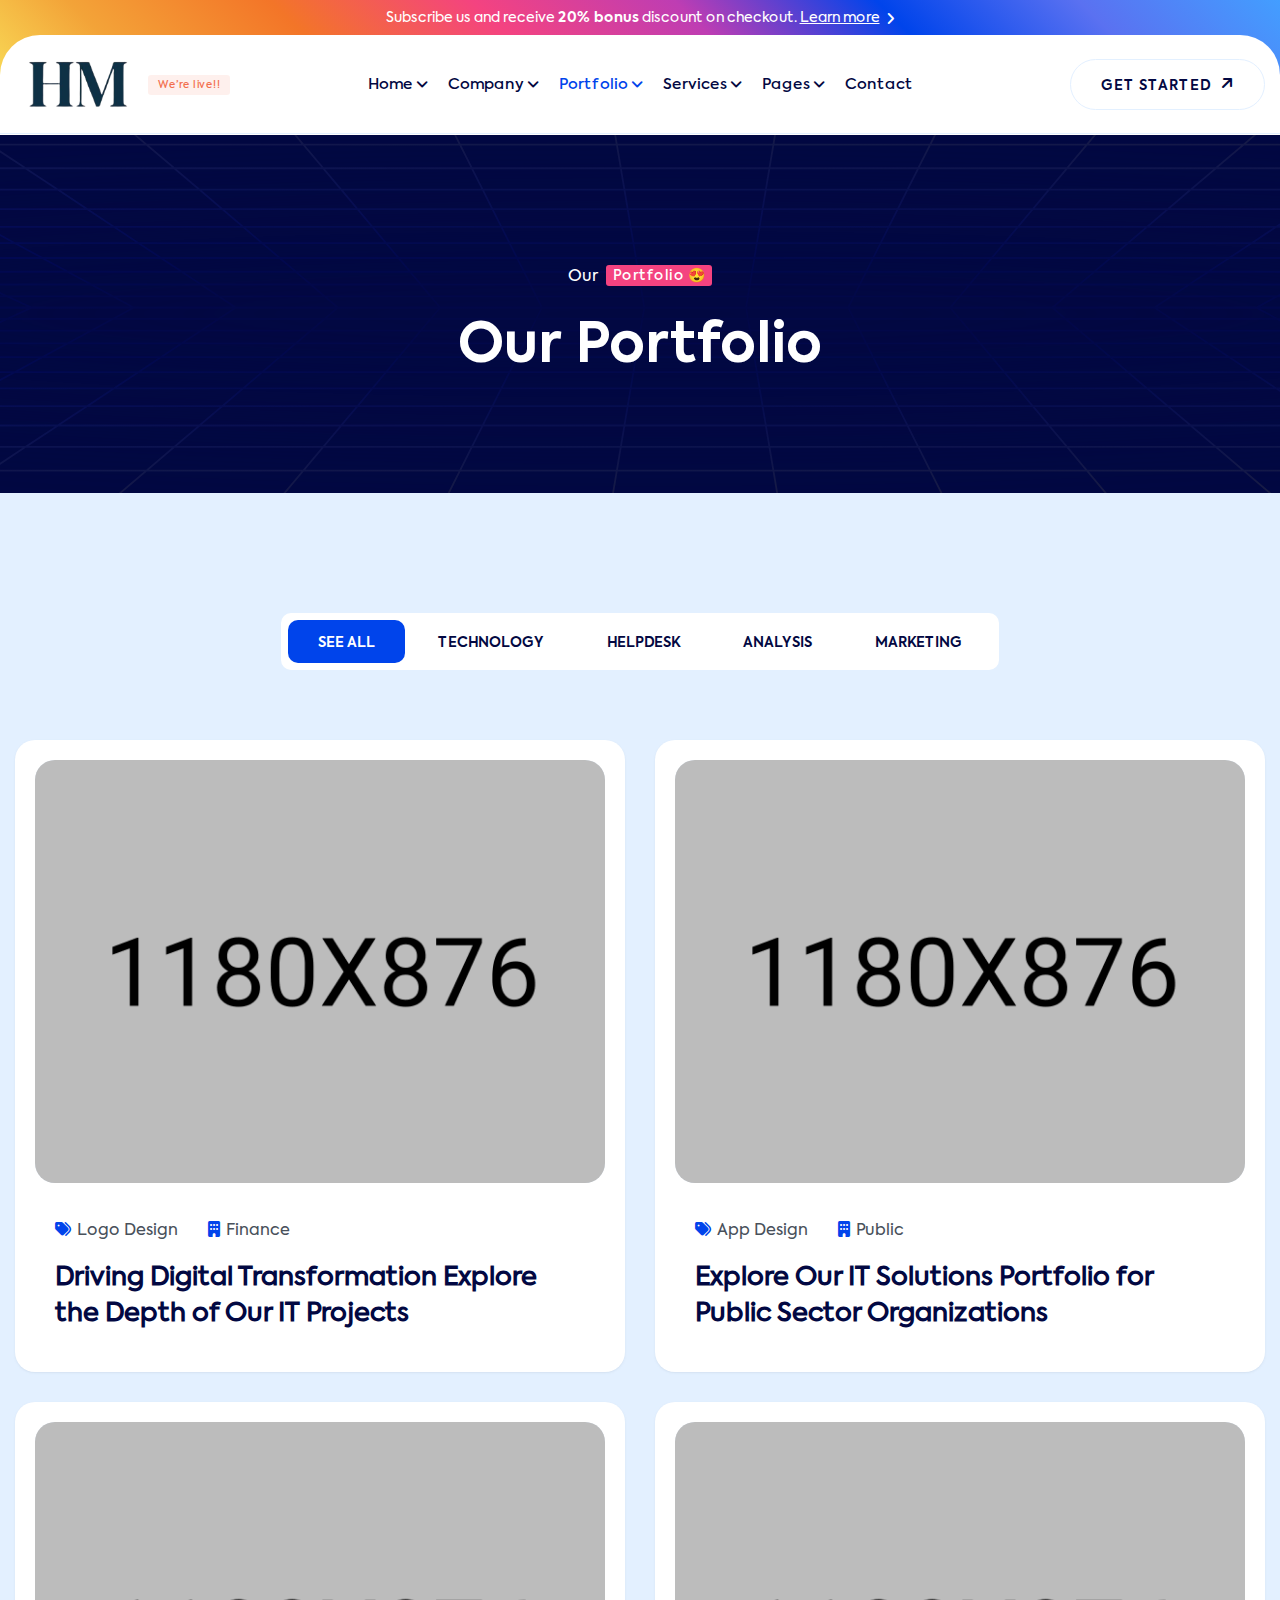
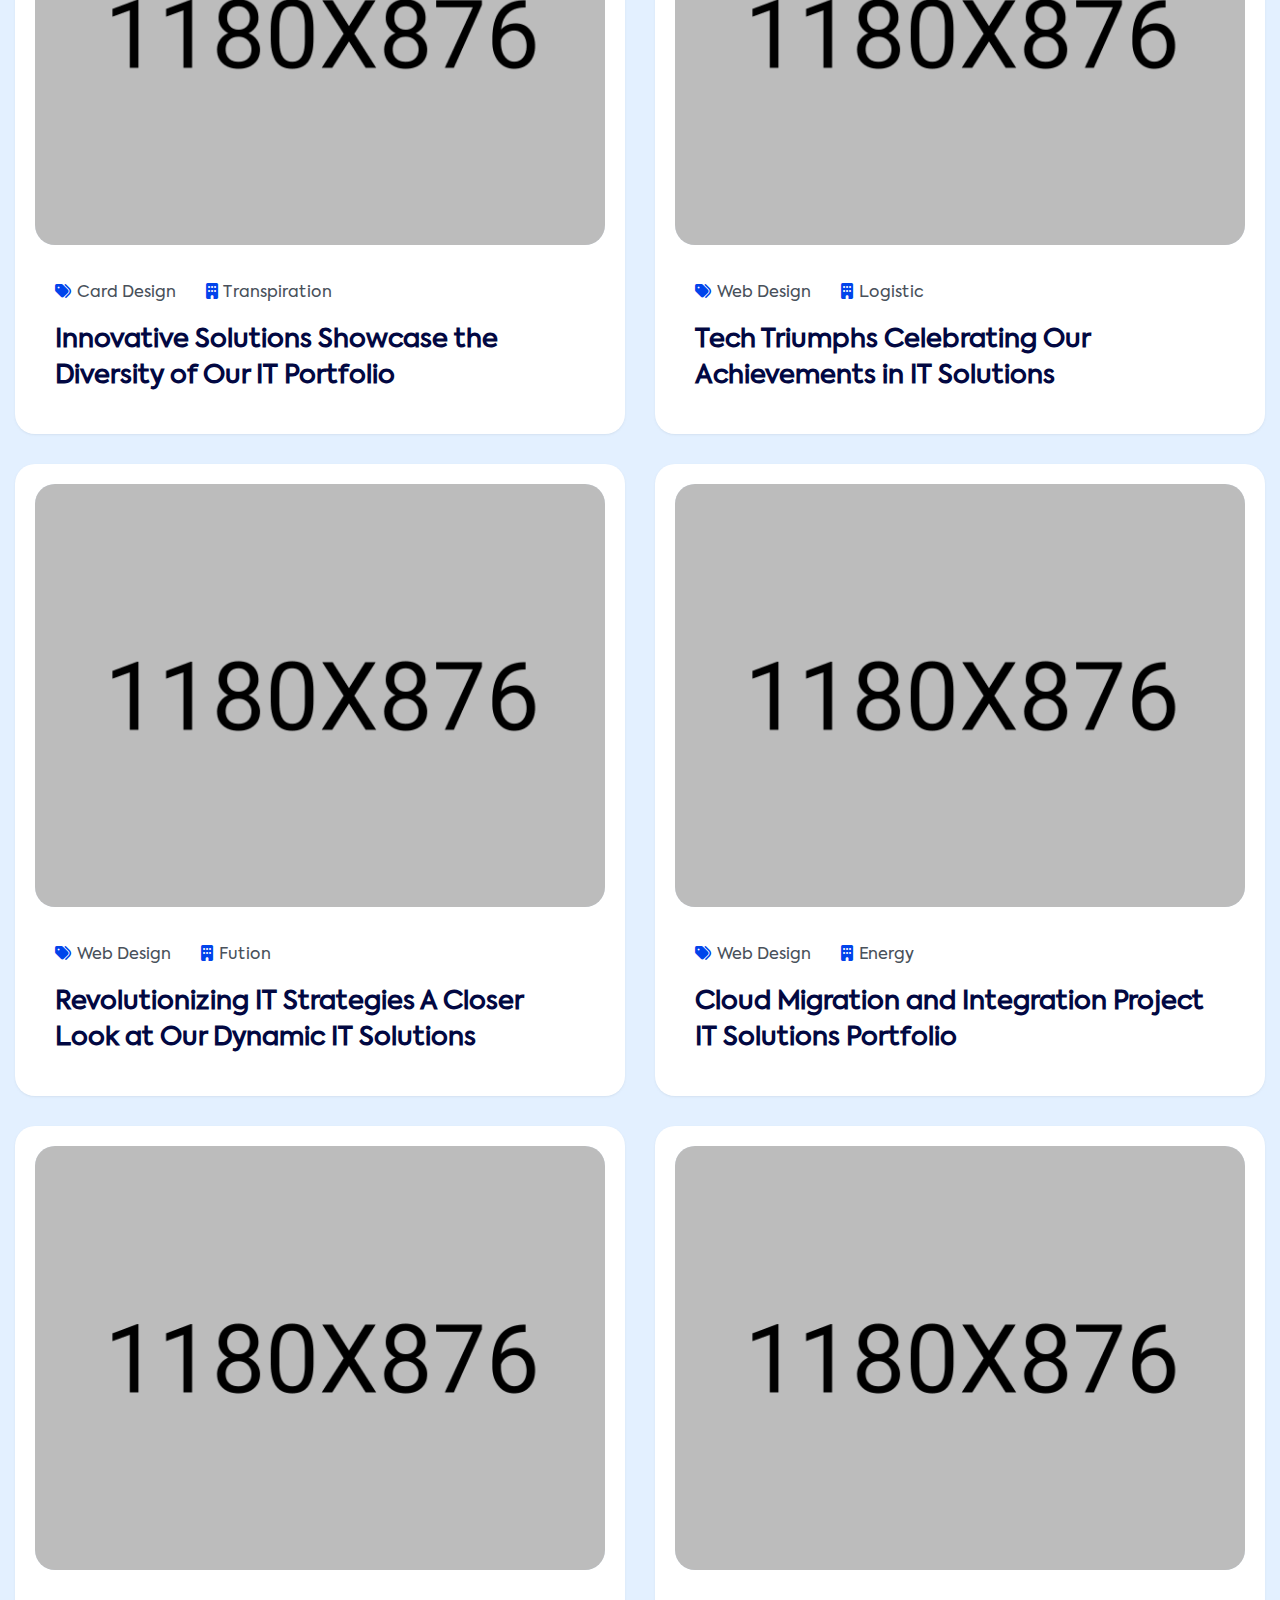
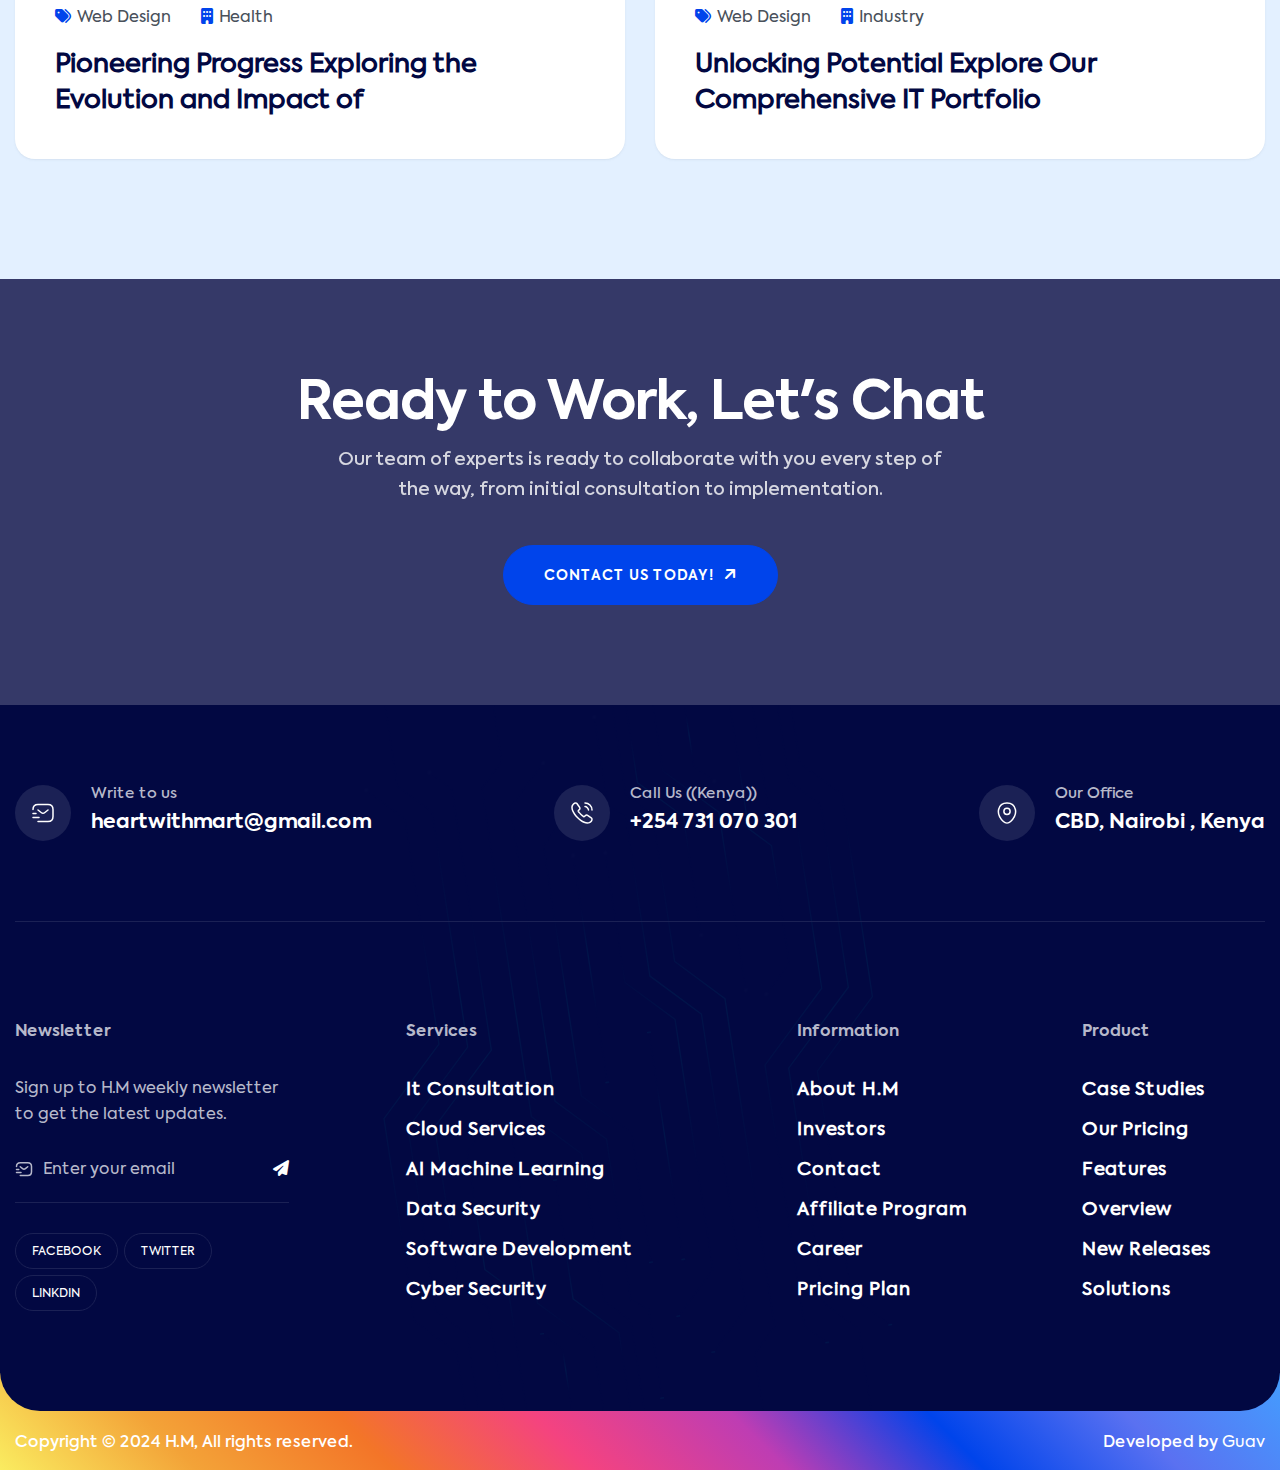
<file: portfolio.html>
<!DOCTYPE html>
<html lang="en">

  <head>
    <meta charset="utf-8" />
    <meta name="viewport" content="width=device-width, initial-scale=1, shrink-to-fit=no" />
    <meta http-equiv="x-ua-compatible" content="ie=edge" />
    <meta name="thumbnail" content="assets/images/H.M_page_thumbnail.webp" />
    <meta name="description" content="H.M – IT Solutions & Technology, Business Consulting, Software Company" />
    <meta name="keywords" content="Bootstrap Site Template" />
    <meta name="author" content="Webrock" />

    <title>
      Portfolio – H.M – IT Solutions & Technology, Business Consulting, Software
      Company
    </title>
    <link rel="shortcut icon" href="assets/images/site_logo/favourite_icon_2.svg" />

    <!-- Fraimwork - CSS Include -->
    <link rel="stylesheet" type="text/css" href="assets/css/bootstrap.min.css" />

    <!-- Icon - CSS Include -->
    <link rel="stylesheet" type="text/css" href="assets/css/fontawesome.css" />

    <!-- Animation - CSS Include -->
    <link rel="stylesheet" type="text/css" href="assets/css/animate.min.css" />

    <!-- Carousel - CSS Include -->
    <link rel="stylesheet" type="text/css" href="assets/css/swiper-bundle.min.css" />

    <!-- Video & Image Popup - CSS Include -->
    <link rel="stylesheet" type="text/css" href="assets/css/magnific-popup.min.css" />

    <!-- Counter - CSS Include -->
    <link rel="stylesheet" type="text/css" href="assets/css/odometer.min.css" />

    <!-- Custom - CSS Include -->
    <link rel="stylesheet" type="text/css" href="assets/css/style.css" />
  </head>

  <body>
    <!-- Body Wrap - Start -->
    <div class="page_wrapper">
      <!-- Preloader - Start -->
      <div id="preloader" class="preloader">
        <div class="loader-circle">
          <div class="loader-line-mask">
            <div class="loader-line"></div>
          </div>
          <div class="loader-logo">
            <img src="assets/images/site_logo/site_logo_2.jpeg"
              alt="Site Logo – H.M – IT Solutions &amp; Technology Site Template" />
          </div>
        </div>
      </div>
      <!-- Preloader - End -->

      <!-- Back To Top - Start -->
      <div class="backtotop">
        <a href="#" class="scroll">
          <i class="fa-solid fa-arrow-up"></i>
        </a>
      </div>
      <!-- Back To Top - End -->

      <!-- Site Header - Start
      ================================================== -->
      <header class="site_header site_header_1">
        <div class="header_top text-center">
          <div class="container">
            <p class="m-0">
              Subscribe us and receive <b>20% bonus</b> discount on checkout.
              <a href="pricing.html"><u>Learn more</u> <i class="fa-solid fa-angle-right"></i></a>
            </p>
          </div>
        </div>
        <div class="header_bottom stricky">
          <div class="container">
            <div class="row align-items-center">
              <div class="col-xl-3 col-lg-2 col-5">
                <div class="site_logo">
                  <a class="site_link" href="index.html">
                    <img src="assets/images/site_logo/site_logo_3.jpeg"
                      alt="Site Logo – H.M – IT Solutions & Technology, Business Consulting, Software Company" />
                  </a>
                  <div class="badge bg-danger-subtle text-danger">
                    We’re live!!
                  </div>
                </div>
              </div>
              <div class="col-xl-6 col-lg-7 col-2">
                <nav class="main_menu navbar navbar-expand-lg">
                  <div class="main_menu_inner collapse navbar-collapse justify-content-lg-center"
                    id="main_menu_dropdown">
                    <ul class="main_menu_list unordered_list justify-content-center">
                      <li class="dropdown">
                        <a class="nav-link" href="#" id="home_submenu" role="button" data-bs-toggle="dropdown"
                          aria-expanded="false">
                          Home
                        </a>
                        <ul class="dropdown-menu" aria-labelledby="home_submenu">
                          <li><a href="index.html">IT Solution</a></li>
                          <li>
                            <a href="index_software_company.html">Software Company</a>
                          </li>
                          <li>
                            <a href="index_business_consulting.html">Business Consulting</a>
                          </li>
                        </ul>
                      </li>
                      <li class="dropdown">
                        <a class="nav-link" href="#" id="company_submenu" role="button" data-bs-toggle="dropdown"
                          aria-expanded="false">
                          Company
                        </a>
                        <div class="dropdown-menu mega_menu_wrapper" aria-labelledby="company_submenu">
                          <div class="container">
                            <div class="row">
                              <div class="col-lg-9">
                                <div class="megamenu_pages_wrapper mb-5">
                                  <div class="row">
                                    <div class="col-lg-3 col-md-6">
                                      <a class="iconbox_block_2" href="about.html">
                                        <span class="icon_title_wrap">
                                          <small class="iconbox_icon">
                                            <img src="assets/images/icons/icon_wifi.svg" alt="Wifi SVG Icon" />
                                          </small>
                                          <small class="iconbox_title">About Us</small>
                                        </span>
                                        <span class="description mb-0">
                                          Learn more about H.M
                                        </span>
                                      </a>
                                    </div>
                                    <div class="col-lg-3 col-md-6">
                                      <a class="iconbox_block_2" href="pricing.html">
                                        <span class="icon_title_wrap">
                                          <small class="iconbox_icon">
                                            <img src="assets/images/icons/icon_dollar_2.svg" alt="Dollar SVG Icon" />
                                          </small>
                                          <small class="iconbox_title">Our Pricing</small>
                                        </span>
                                        <span class="description mb-0">
                                          Streamlined Pricing
                                        </span>
                                      </a>
                                    </div>
                                    <div class="col-lg-3 col-md-6">
                                      <a class="iconbox_block_2" href="portfolio.html">
                                        <span class="icon_title_wrap">
                                          <small class="iconbox_icon">
                                            <img src="assets/images/icons/icon_chart.svg" alt="Chart SVG Icon" />
                                          </small>
                                          <small class="iconbox_title">Portfolio</small>
                                        </span>
                                        <span class="description mb-0">
                                          Explore our all overview
                                        </span>
                                      </a>
                                    </div>
                                    <div class="col-lg-3 col-md-6">
                                      <a class="iconbox_block_2" href="portfolio_details.html">
                                        <span class="icon_title_wrap">
                                          <small class="iconbox_icon">
                                            <img src="assets/images/icons/icon_tag_2.svg" alt="Event Tag SVG Icon" />
                                          </small>
                                          <small class="iconbox_title">Portfolio Details</small>
                                        </span>
                                        <span class="description mb-0">
                                          Explore our work overview
                                        </span>
                                      </a>
                                    </div>
                                    <div class="col-lg-3 col-md-6">
                                      <a class="iconbox_block_2" href="team.html">
                                        <span class="icon_title_wrap">
                                          <small class="iconbox_icon">
                                            <img src="assets/images/icons/icon_user_2.svg" alt="User Check SVG Icon" />
                                          </small>
                                          <small class="iconbox_title">Team</small>
                                        </span>
                                        <span class="description mb-0">
                                          We are friendly Join our team
                                        </span>
                                      </a>
                                    </div>
                                    <div class="col-lg-3 col-md-6">
                                      <a class="iconbox_block_2" href="team_details.html">
                                        <span class="icon_title_wrap">
                                          <small class="iconbox_icon">
                                            <img src="assets/images/icons/icon_users.svg" alt="Users SVG Icon" />
                                          </small>
                                          <small class="iconbox_title">Team Details</small>
                                        </span>
                                        <span class="description mb-0">
                                          We are friendly Join our team
                                        </span>
                                      </a>
                                    </div>
                                    <div class="col-lg-3 col-md-6">
                                      <a class="iconbox_block_2" href="service.html">
                                        <span class="icon_title_wrap">
                                          <small class="iconbox_icon">
                                            <img src="assets/images/icons/icon_pen.svg" alt="Pen SVG Icon" />
                                          </small>
                                          <small class="iconbox_title">Services</small>
                                        </span>
                                        <small class="description mb-0">
                                          Happy to help you!
                                        </small>
                                      </a>
                                    </div>
                                    <div class="col-lg-3 col-md-6">
                                      <a class="iconbox_block_2" href="service_details.html">
                                        <span class="icon_title_wrap">
                                          <small class="iconbox_icon">
                                            <img src="assets/images/icons/icon_pen.svg" alt="Pen SVG Icon" />
                                          </small>
                                          <small class="iconbox_title">Service Details</small>
                                        </span>
                                        <small class="description mb-0">
                                          Happy to help you!
                                        </small>
                                      </a>
                                    </div>
                                  </div>
                                </div>
                                <ul class="btns_group p-0 unordered_list justify-content-start">
                                  <li>
                                    <a class="btn btn-primary" href="contact.html">
                                      <span class="btn_label" data-text="Free Consultation">Free Consultation</span>
                                      <span class="btn_icon">
                                        <i class="fa-solid fa-arrow-up-right"></i>
                                      </span>
                                    </a>
                                  </li>
                                  <li>
                                    <div class="review_short_info_2">
                                      <div class="review_admin_logo">
                                        <img src="assets/images/clients/client_logo_9.webp" alt="Client Logo" />
                                      </div>
                                      <div class="review_info_content">
                                        <ul class="rating_block unordered_list">
                                          <li>
                                            <i class="fa-solid fa-star fa-fw"></i>
                                          </li>
                                          <li>
                                            <i class="fa-solid fa-star fa-fw"></i>
                                          </li>
                                          <li>
                                            <i class="fa-solid fa-star fa-fw"></i>
                                          </li>
                                          <li>
                                            <i class="fa-solid fa-star fa-fw"></i>
                                          </li>
                                          <li>
                                            <i class="fa-solid fa-star fa-fw"></i>
                                          </li>
                                        </ul>
                                        <div class="review_counter">
                                          From <b>200+</b> reviews
                                        </div>
                                      </div>
                                    </div>
                                  </li>
                                  <li>
                                    <div class="review_short_info_2">
                                      <div class="review_admin_logo">
                                        <img src="assets/images/clients/client_logo_10.webp" alt="Client Logo" />
                                      </div>
                                      <div class="review_info_content">
                                        <ul class="rating_block unordered_list">
                                          <li>
                                            <i class="fa-solid fa-star fa-fw"></i>
                                          </li>
                                          <li>
                                            <i class="fa-solid fa-star fa-fw"></i>
                                          </li>
                                          <li>
                                            <i class="fa-solid fa-star fa-fw"></i>
                                          </li>
                                          <li>
                                            <i class="fa-solid fa-star fa-fw"></i>
                                          </li>
                                          <li>
                                            <i class="fa-solid fa-star fa-fw"></i>
                                          </li>
                                        </ul>
                                        <div class="review_counter">
                                          From <b>200+</b> reviews
                                        </div>
                                      </div>
                                    </div>
                                  </li>
                                </ul>
                              </div>
                              <div class="col-lg-3">
                                <div class="site_author bg-primary">
                                  <div class="author_box">
                                    <div class="author_image bg-light">
                                      <img src="assets/images/avatar/avatar_7.webp" alt="Site Author Image" />
                                    </div>
                                    <div class="author_box_content">
                                      <h3 class="author_name text-white">
                                        Martha Wambeo
                                      </h3>
                                      <span class="author_designation text-white">CEO & Founder At H.M</span>
                                    </div>
                                    <div class="quote_icon">
                                      <img src="assets/images/icons/icon_quote.svg" alt="Quote Icon" />
                                    </div>
                                  </div>
                                  <p class="mb-0 text-white">
                                    As a CEO & Founder At H.M I have been voice
                                    crying in the wilderness, trying to make
                                    requirements clear, use every minute to
                                    deliver the result, and not reinvent the
                                    wheel. Here at H.M, I made that possible for
                                    the clients.
                                  </p>
                                </div>
                              </div>
                            </div>
                          </div>
                        </div>
                      </li>
                      <li class="dropdown active">
                        <a class="nav-link" href="#" id="portfolio_submenu" role="button" data-bs-toggle="dropdown"
                          aria-expanded="false">
                          Portfolio
                        </a>
                        <ul class="dropdown-menu" aria-labelledby="portfolio_submenu">
                          <li class="active">
                            <a href="portfolio.html">Portfolio</a>
                          </li>
                          <li>
                            <a href="portfolio_details.html">Portfolio Details</a>
                          </li>
                        </ul>
                      </li>
                      <li class="dropdown">
                        <a class="nav-link" href="#" id="services_submenu" role="button" data-bs-toggle="dropdown"
                          aria-expanded="false">
                          Services
                        </a>
                        <div class="dropdown-menu mega_menu_wrapper p-0" aria-labelledby="services_submenu">
                          <div class="container">
                            <div class="row justify-content-lg-between">
                              <div class="col-lg-8">
                                <div class="row">
                                  <div class="col-lg-4">
                                    <div class="megamenu_widget">
                                      <h3 class="megamenu_info_title">
                                        Services
                                      </h3>
                                      <ul class="icon_list unordered_list_block">
                                        <li>
                                          <a href="service_details.html">
                                            <span class="icon_list_text">
                                              IT Management Services
                                            </span>
                                          </a>
                                        </li>
                                        <li>
                                          <a href="service_details.html">
                                            <span class="icon_list_text">
                                              Data Tracking Security
                                            </span>
                                          </a>
                                        </li>
                                        <li>
                                          <a href="service_details.html">
                                            <span class="icon_list_text">
                                              Website Development
                                            </span>
                                          </a>
                                        </li>
                                        <li>
                                          <a href="service_details.html">
                                            <span class="icon_list_text">
                                              CRM Solutions and Design
                                            </span>
                                          </a>
                                        </li>
                                        <li>
                                          <a href="service_details.html">
                                            <span class="icon_list_text">
                                              UI/UX Design Services
                                            </span>
                                          </a>
                                        </li>
                                        <li>
                                          <a href="service_details.html">
                                            <span class="icon_list_text">
                                              Technology Solution
                                            </span>
                                          </a>
                                        </li>
                                        <li>
                                          <a href="service_details.html">
                                            <span class="icon_list_text">
                                              Software Development
                                            </span>
                                          </a>
                                        </li>

                                        <!-- Added Services -->
                                        <li>
                                          <a href="service_details.html">
                                            <span class="icon_list_text">
                                              Cyber Security - Network Security
                                            </span>
                                          </a>
                                        </li>
                                        <li>
                                          <a href="service_details.html">
                                            <span class="icon_list_text">
                                              Data Analytics
                                            </span>
                                          </a>
                                        </li>
                                        <li>
                                          <a href="service_details.html">
                                            <span class="icon_list_text">
                                              Digital Strategy and Consulting
                                            </span>
                                          </a>
                                        </li>
                                        <li>
                                          <a href="service_details.html">
                                            <span class="icon_list_text">
                                              Digital Sales and Marketing
                                            </span>
                                          </a>
                                        </li>
                                        <li>
                                          <a href="service_details.html">
                                            <span class="icon_list_text">
                                              E-mail Marketing
                                            </span>
                                          </a>
                                        </li>
                                        <li>
                                          <a href="service_details.html">
                                            <span class="icon_list_text">
                                              Brand Management
                                            </span>
                                          </a>
                                        </li>
                                        <li>
                                          <a href="service_details.html">
                                            <span class="icon_list_text">
                                              Reputation Management
                                            </span>
                                          </a>
                                        </li>
                                        <li>
                                          <a href="service_details.html">
                                            <span class="icon_list_text">
                                              Social Media Management
                                            </span>
                                          </a>
                                        </li>
                                        <li>
                                          <a href="service_details.html">
                                            <span class="icon_list_text">
                                              Graphic Design
                                            </span>
                                          </a>
                                        </li>

                                        <div class="col-lg-4">
                                          <div class="megamenu_widget">
                                            <h3 class="megamenu_info_title">
                                              Our Fields
                                            </h3>
                                            <ul class="icon_list unordered_list_block">
                                              <li>
                                                <a href="fields.html">
                                                  <span class="icon_list_text">
                                                    Healthcare
                                                  </span>
                                                </a>
                                              </li>
                                              <li>
                                                <a href="fields.html">
                                                  <span class="icon_list_text">
                                                    Banks
                                                  </span>
                                                </a>
                                              </li>
                                              <li>
                                                <a href="fields.html">
                                                  <span class="icon_list_text">
                                                    Logistics
                                                  </span>
                                                </a>
                                              </li>
                                              <li>
                                                <a href="fields.html">
                                                  <span class="icon_list_text">
                                                    Supermarkets
                                                  </span>
                                                </a>
                                              </li>
                                              <li>
                                                <a href="fields.html">
                                                  <span class="icon_list_text">
                                                    Industries
                                                  </span>
                                                </a>
                                              </li>
                                              <li>
                                                <a href="fields.html">
                                                  <span class="icon_list_text">
                                                    Hotels
                                                  </span>
                                                </a>
                                              </li>
                                              <li>
                                                <a href="fields.html">
                                                  <span class="icon_list_text">
                                                    Fintech
                                                  </span>
                                                </a>
                                              </li>
                                            </ul>
                                          </div>
                                        </div>
                                        <div class="col-lg-4">
                                          <div class="megamenu_widget">
                                            <h3 class="megamenu_info_title">
                                              Product
                                            </h3>
                                            <ul class="icon_list unordered_list_block">
                                              <li>
                                                <a href="portfolio.html">
                                                  <span class="icon_list_text">
                                                    Case Studies
                                                  </span>
                                                </a>
                                              </li>
                                              <li>
                                                <a href="pricing.html">
                                                  <span class="icon_list_text">
                                                    Our Pricing
                                                  </span>
                                                </a>
                                              </li>
                                              <li>
                                                <a href="service.html">
                                                  <span class="icon_list_text">
                                                    Features
                                                  </span>
                                                </a>
                                              </li>
                                              <li>
                                                <a href="about.html">
                                                  <span class="icon_list_text">
                                                    Overview
                                                  </span>
                                                </a>
                                              </li>
                                              <li>
                                                <a href="#!">
                                                  <span class="icon_list_text">
                                                    New Releases
                                                  </span>
                                                </a>
                                              </li>
                                              <li>
                                                <a href="service.html">
                                                  <span class="icon_list_text">
                                                    Solutions
                                                  </span>
                                                </a>
                                              </li>
                                            </ul>
                                          </div>
                                        </div>
                                    </div>
                                    <div class="social_area">
                                      <ul class="social_icons_block unordered_list" data-text="Follow Us:">
                                        <li>
                                          <a href="#!">
                                            <i class="fa-brands fa-facebook-f"></i>
                                          </a>
                                        </li>
                                        <li>
                                          <a href="#!">
                                            <i class="fa-brands fa-twitter"></i>
                                          </a>
                                        </li>
                                        <li>
                                          <a href="#!">
                                            <i class="fa-brands fa-linkedin-in"></i>
                                          </a>
                                        </li>
                                        <li>
                                          <a href="#!">
                                            <i class="fa-brands fa-dribbble"></i>
                                          </a>
                                        </li>
                                      </ul>
                                      <p class="career_link m-0">
                                        Looking for the ultimate consultancy?
                                        <a href="#!">We’re live!!</a>
                                      </p>
                                    </div>
                                  </div>
                                  <div class="col-lg-3">
                                    <div class="megamenu_case bg-primary">
                                      <h3>Computer Software</h3>
                                      <h4>Astarte Medical</h4>
                                      <img src="assets/images/case/case_image_4.webp" alt="Case Image" />
                                      <a class="btn" href="portfolio.html">
                                        <span class="btn_label" data-text="Read Case">Read Case</span>
                                        <span class="btn_icon">
                                          <i class="fa-solid fa-arrow-up-right"></i>
                                        </span>
                                      </a>
                                    </div>
                                  </div>
                                </div>
                              </div>
                            </div>
                      </li>
                      <li class="dropdown">
                        <a class="nav-link" href="#" id="pages_submenu" role="button" data-bs-toggle="dropdown"
                          aria-expanded="false">
                          Pages
                        </a>
                        <ul class="dropdown-menu" aria-labelledby="pages_submenu">
                          <li><a href="about.html">About Us</a></li>
                          <li class="dropdown">
                            <a class="nav-link" href="#" id="blog_submenu" role="button" data-bs-toggle="dropdown"
                              aria-expanded="false">
                              Blogs
                            </a>
                            <ul class="dropdown-menu" aria-labelledby="blog_submenu">
                              <li><a href="blog.html">Our Blogs</a></li>
                              <li>
                                <a href="blog_details.html">Blog Details</a>
                              </li>
                            </ul>
                          </li>
                          <li><a href="contact.html">Help Center</a></li>
                          <li>
                            <a href="#!">Careers
                              <small class="badge bg-danger-subtle text-danger">We’re live!!</small></a>
                          </li>
                        </ul>
                      </li>
                      <li><a href="contact.html">Contact</a></li>
                    </ul>
                  </div>
                </nav>
              </div>
              <div class="col-xl-3 col-lg-3 col-5">
                <ul class="header_btns_group unordered_list justify-content-end">
                  <li>
                    <!-- Mobile Menu Button -->
                    <button class="mobile_menu_btn navbar-toggler" type="button" data-bs-toggle="collapse"
                      data-bs-target="#main_menu_dropdown" aria-expanded="false" aria-label="Toggle navigation">
                      <i class="far fa-bars"></i>
                    </button>

                    <!-- Collapsible Mobile Menu -->
                    <div class="collapse navbar-collapse" id="main_menu_dropdown">
                      <ul class="navbar-nav main_menu_list unordered_list justify-content-center">
                        <!-- Home Dropdown Menu -->
                        <li class="nav-item dropdown active">
                          <a class="nav-link" href="#" id="home_submenu" role="button" data-bs-toggle="dropdown"
                            aria-expanded="false">
                            Home
                          </a>
                          <ul class="dropdown-menu" aria-labelledby="home_submenu">
                            <li class="active">
                              <a class="dropdown-item" href="index.html">IT Solution</a>
                            </li>
                            <li>
                              <a class="dropdown-item" href="index_software_company.html">Software Company</a>
                            </li>
                            <li>
                              <a class="dropdown-item" href="index_business_consulting.html">Business Consulting</a>
                            </li>
                          </ul>
                        </li>
                        <!-- Other Menu Items -->
                        <li class="nav-item">
                          <a class="nav-link" href="about.html">About Us</a>
                        </li>
                        <li class="nav-item">
                          <a class="nav-link" href="pricing.html">Our Pricing</a>
                        </li>
                        <li class="nav-item">
                          <a class="nav-link" href="portfolio.html">Portfolio</a>
                        </li>
                        <li class="nav-item">
                          <a class="nav-link" href="portfolio_details.html">Portfolio Details</a>
                        </li>
                        <li class="nav-item">
                          <a class="nav-link" href="team.html">Team</a>
                        </li>
                        <li class="nav-item">
                          <a class="nav-link" href="team_details.html">Team Details</a>
                        </li>
                        <li class="nav-item">
                          <a class="nav-link" href="service.html">Services</a>
                        </li>
                        <li class="nav-item">
                          <a class="nav-link" href="service_details.html">Service Details</a>
                        </li>
                        <li class="nav-item">
                          <a class="nav-link" href="blog.html">Blog</a>
                        </li>
                        <li class="nav-item">
                          <a class="nav-link" href="blog_details.html">Blog Details</a>
                        </li>
                        <li class="nav-item">
                          <a class="nav-link" href="contact.html">Contact Us</a>
                        </li>
                        <li class="nav-item">
                          <a class="nav-link" href="fields.html">Fields</a>
                        </li>
                      </ul>
                    </div>

                    <!-- Custom CSS -->
                    <style>
                      .mobile_menu_btn {
                        border: none;
                        background-color: transparent;
                        padding: 10px;
                      }

                      .navbar-toggler-icon {
                        font-size: 1.5rem;
                        color: #333;
                      }

                      .navbar-nav .nav-link {
                        color: #333;
                        padding: 10px 15px;
                        text-align: center;
                      }

                      .navbar-nav .dropdown-menu {
                        background-color: #f8f9fa;
                        border-radius: 0.25rem;
                        box-shadow: 0 0.125rem 0.25rem rgba(0, 0, 0, 0.075);
                      }

                      .navbar-nav .dropdown-item {
                        color: #333;
                        padding: 10px 20px;
                      }

                      .navbar-nav .dropdown-item:hover {
                        background-color: #e9ecef;
                      }
                    </style>

                    <!-- Bootstrap JS and Popper.js (inline) -->
                    <script src="https://cdn.jsdelivr.net/npm/@popperjs/core@2.11.7/dist/umd/popper.min.js"></script>
                    <script src="https://cdn.jsdelivr.net/npm/bootstrap@5.3.0/dist/js/bootstrap.min.js"></script>

                  </li>
                  <li>
                    <a class="btn btn-outline-light" href="pricing.html">
                      <span class="btn_label" data-text="Get Started">Get Started</span>
                      <span class="btn_icon">
                        <i class="fa-solid fa-arrow-up-right"></i>
                      </span>
                    </a>
                  </li>
                </ul>
              </div>
            </div>
          </div>
        </div>
      </header>
      <!-- Site Header - End
      ================================================== -->

      <!-- Main Body - Start
      ================================================== -->
      <main class="page_content">
        <!-- Page Banner Section - Start
        ================================================== -->
        <section class="page_banner_section text-center"
          style="background-image: url('assets/images/shapes/bg_pattern_4.svg')">
          <div class="container">
            <div class="heading_focus_text text-white">
              Our
              <span class="badge bg-secondary">Portfolio 😍</span>
            </div>
            <h1 class="page_title mb-0 text-white">Our Portfolio</h1>
          </div>
        </section>
        <!-- Page Banner Section - End
        ================================================== -->

        <!-- Portfolio Section - Start
        ================================================== -->
        <section class="portfolio_section section_space bg-light">
          <div class="container">
            <div class="filter_elements_nav">
              <ul class="unordered_list justify-content-center">
                <li class="active" data-filter="all">See All</li>
                <li data-filter="technology">Technology</li>
                <li data-filter="helpdesk">Helpdesk</li>
                <li data-filter="analysis">Analysis</li>
                <li data-filter="marketing">Marketing</li>
              </ul>
            </div>
            <div class="filter_elements_wrapper row">
              <div class="col-lg-6 technology">
                <div class="portfolio_block portfolio_layout_2">
                  <div class="portfolio_image">
                    <a class="portfolio_image_wrap bg-light" href="portfolio_details.html">
                      <img src="assets/images/portfolio/portfolio_item_image_4.webp" alt="Mobile App Design" />
                    </a>
                  </div>
                  <div class="portfolio_content">
                    <h3 class="portfolio_title">
                      <a href="portfolio_details.html">
                        Driving Digital Transformation Explore the Depth of Our
                        IT Projects
                      </a>
                    </h3>
                    <ul class="category_list unordered_list">
                      <li>
                        <a href="portfolio.html"><i class="fa-solid fa-tags"></i> Logo Design</a>
                      </li>
                      <li>
                        <a href="portfolio.html"><i class="fa-solid fa-building"></i> Finance</a>
                      </li>
                    </ul>
                  </div>
                </div>
              </div>
              <div class="col-lg-6 helpdesk">
                <div class="portfolio_block portfolio_layout_2">
                  <div class="portfolio_image">
                    <a class="portfolio_image_wrap bg-light" href="portfolio_details.html">
                      <img src="assets/images/portfolio/portfolio_item_image_5.webp" alt="Mobile App Design" />
                    </a>
                  </div>
                  <div class="portfolio_content">
                    <h3 class="portfolio_title">
                      <a href="portfolio_details.html">
                        Explore Our IT Solutions Portfolio for Public Sector
                        Organizations
                      </a>
                    </h3>
                    <ul class="category_list unordered_list">
                      <li>
                        <a href="portfolio.html"><i class="fa-solid fa-tags"></i> App Design</a>
                      </li>
                      <li>
                        <a href="portfolio.html"><i class="fa-solid fa-building"></i> Public</a>
                      </li>
                    </ul>
                  </div>
                </div>
              </div>
              <div class="col-lg-6 analysis">
                <div class="portfolio_block portfolio_layout_2">
                  <div class="portfolio_image">
                    <a class="portfolio_image_wrap bg-light" href="portfolio_details.html">
                      <img src="assets/images/portfolio/portfolio_item_image_6.webp" alt="Mobile App Design" />
                    </a>
                  </div>
                  <div class="portfolio_content">
                    <h3 class="portfolio_title">
                      <a href="portfolio_details.html">
                        Innovative Solutions Showcase the Diversity of Our IT
                        Portfolio
                      </a>
                    </h3>
                    <ul class="category_list unordered_list">
                      <li>
                        <a href="portfolio.html"><i class="fa-solid fa-tags"></i> Card Design</a>
                      </li>
                      <li>
                        <a href="portfolio.html"><i class="fa-solid fa-building"></i> Transpiration</a>
                      </li>
                    </ul>
                  </div>
                </div>
              </div>
              <div class="col-lg-6 marketing">
                <div class="portfolio_block portfolio_layout_2">
                  <div class="portfolio_image">
                    <a class="portfolio_image_wrap bg-light" href="portfolio_details.html">
                      <img src="assets/images/portfolio/portfolio_item_image_7.webp" alt="Mobile App Design" />
                    </a>
                  </div>
                  <div class="portfolio_content">
                    <h3 class="portfolio_title">
                      <a href="portfolio_details.html">
                        Tech Triumphs Celebrating Our Achievements in IT
                        Solutions
                      </a>
                    </h3>
                    <ul class="category_list unordered_list">
                      <li>
                        <a href="portfolio.html"><i class="fa-solid fa-tags"></i> Web Design</a>
                      </li>
                      <li>
                        <a href="portfolio.html"><i class="fa-solid fa-building"></i> Logistic</a>
                      </li>
                    </ul>
                  </div>
                </div>
              </div>
              <div class="col-lg-6 technology">
                <div class="portfolio_block portfolio_layout_2">
                  <div class="portfolio_image">
                    <a class="portfolio_image_wrap bg-light" href="portfolio_details.html">
                      <img src="assets/images/portfolio/portfolio_item_image_8.webp" alt="Mobile App Design" />
                    </a>
                  </div>
                  <div class="portfolio_content">
                    <h3 class="portfolio_title">
                      <a href="portfolio_details.html">
                        Revolutionizing IT Strategies A Closer Look at Our
                        Dynamic IT Solutions
                      </a>
                    </h3>
                    <ul class="category_list unordered_list">
                      <li>
                        <a href="portfolio.html"><i class="fa-solid fa-tags"></i> Web Design</a>
                      </li>
                      <li>
                        <a href="portfolio.html"><i class="fa-solid fa-building"></i> Fution</a>
                      </li>
                    </ul>
                  </div>
                </div>
              </div>
              <div class="col-lg-6 helpdesk">
                <div class="portfolio_block portfolio_layout_2">
                  <div class="portfolio_image">
                    <a class="portfolio_image_wrap bg-light" href="portfolio_details.html">
                      <img src="assets/images/portfolio/portfolio_item_image_9.webp" alt="Mobile App Design" />
                    </a>
                  </div>
                  <div class="portfolio_content">
                    <h3 class="portfolio_title">
                      <a href="portfolio_details.html">
                        Cloud Migration and Integration Project IT Solutions
                        Portfolio
                      </a>
                    </h3>
                    <ul class="category_list unordered_list">
                      <li>
                        <a href="portfolio.html"><i class="fa-solid fa-tags"></i> Web Design</a>
                      </li>
                      <li>
                        <a href="portfolio.html"><i class="fa-solid fa-building"></i> Energy</a>
                      </li>
                    </ul>
                  </div>
                </div>
              </div>
              <div class="col-lg-6 analysis">
                <div class="portfolio_block portfolio_layout_2">
                  <div class="portfolio_image">
                    <a class="portfolio_image_wrap bg-light" href="portfolio_details.html">
                      <img src="assets/images/portfolio/portfolio_item_image_10.webp" alt="Mobile App Design" />
                    </a>
                  </div>
                  <div class="portfolio_content">
                    <h3 class="portfolio_title">
                      <a href="portfolio_details.html">
                        Pioneering Progress Exploring the Evolution and Impact
                        of
                      </a>
                    </h3>
                    <ul class="category_list unordered_list">
                      <li>
                        <a href="portfolio.html"><i class="fa-solid fa-tags"></i> Web Design</a>
                      </li>
                      <li>
                        <a href="portfolio.html"><i class="fa-solid fa-building"></i> Health</a>
                      </li>
                    </ul>
                  </div>
                </div>
              </div>
              <div class="col-lg-6 marketing">
                <div class="portfolio_block portfolio_layout_2">
                  <div class="portfolio_image">
                    <a class="portfolio_image_wrap bg-light" href="portfolio_details.html">
                      <img src="assets/images/portfolio/portfolio_item_image_11.webp" alt="Mobile App Design" />
                    </a>
                  </div>
                  <div class="portfolio_content">
                    <h3 class="portfolio_title">
                      <a href="portfolio_details.html">
                        Unlocking Potential Explore Our Comprehensive IT
                        Portfolio
                      </a>
                    </h3>
                    <ul class="category_list unordered_list">
                      <li>
                        <a href="portfolio.html"><i class="fa-solid fa-tags"></i> Web Design</a>
                      </li>
                      <li>
                        <a href="portfolio.html"><i class="fa-solid fa-building"></i> Industry</a>
                      </li>
                    </ul>
                  </div>
                </div>
              </div>
            </div>
          </div>
        </section>
        <!-- Portfolio Section - End
        ================================================== -->

        <!-- Call To Action Section - Start
        ================================================== -->
        <section class="calltoaction_section parallaxie" style="
            background-image: url('assets/images/backgrounds/bg_image_1.webp');
          ">
          <div class="container text-center">
            <div class="heading_block text-white">
              <h2 class="heading_text">Ready to Work, Let's Chat</h2>
              <p class="heading_description mb-0">
                Our team of experts is ready to collaborate with you every step
                of the way, from initial consultation to implementation.
              </p>
            </div>
            <a class="btn btn-primary" href="contact.html">
              <span class="btn_label" data-text="Contact Us Today!">Contact Us Today!</span>
              <span class="btn_icon">
                <i class="fa-solid fa-arrow-up-right"></i>
              </span>
            </a>
          </div>
        </section>
        <!-- Call To Action Section - End
        ================================================== -->
      </main>
      <!-- Main Body - End
      ================================================== -->

      <!-- Site Footer - Start
      ================================================== -->
      <footer class="site_footer footer_layout_1">
        <div class="content_box" style="background-image: url('assets/images/shapes/bg_pattern_3.svg')">
          <div class="container">
            <div class="diract_contact_links text-white">
              <div class="iconbox_block layout_icon_left">
                <div class="iconbox_icon">
                  <img src="assets/images/icons/icon_mail.svg" alt="Mail SVG Icon" />
                </div>
                <div class="iconbox_content">
                  <h3 class="iconbox_title">Write to us</h3>
                  <p class="mb-0">heartwithmart@gmail.com</p>
                </div>
              </div>
              <div class="iconbox_block layout_icon_left">
                <div class="iconbox_icon">
                  <img src="assets/images/icons/icon_calling.svg" alt="Calling Check SVG Icon" />
                </div>
                <div class="iconbox_content">
                  <h3 class="iconbox_title">Call Us ((Kenya))</h3>
                  <p class="mb-0">+254 731 070 301</p>
                </div>
              </div>
              <div class="iconbox_block layout_icon_left">
                <div class="iconbox_icon">
                  <img src="assets/images/icons/icon_map_mark.svg" alt="Map Mark Check SVG Icon" />
                </div>
                <div class="iconbox_content">
                  <h3 class="iconbox_title">Our Office</h3>
                  <p class="mb-0">CBD, Nairobi , Kenya</p>
                </div>
              </div>
            </div>
            <div class="footer_main_content">
              <div class="row justify-content-lg-between">
                <div class="col-lg-3 col-md-6 col-sm-6">
                  <div class="footer_widget pe-md-3">
                    <h2 class="footer_info_title">Newsletter</h2>
                    <p>
                      Sign up to H.M weekly newsletter to get the latest
                      updates.
                    </p>
                    <form class="footer_newslatter" action="#">
                      <label for="footer_mail_input">
                        <img src="assets/images/icons/icon_mail_2.svg" alt="Mail SVG Icon" />
                      </label>
                      <input id="footer_mail_input" type="email" name="email" placeholder="Enter your email" />
                      <button type="submit">
                        <i class="fa-solid fa-paper-plane"></i>
                      </button>
                    </form>
                    <ul class="social_links_block unordered_list">
                      <li><a href="#!">Facebook</a></li>
                      <li><a href="#!">Twitter</a></li>
                      <li><a href="#!">Linkdin</a></li>
                    </ul>
                  </div>
                </div>
                <div class="col-lg-3 col-md-6 col-sm-6">
                  <div class="footer_widget">
                    <h3 class="footer_info_title">Services</h3>
                    <ul class="icon_list unordered_list_block">
                      <li>
                        <a href="#!">
                          <span class="icon_list_text"> It Consultation </span>
                        </a>
                      </li>
                      <li>
                        <a href="#!">
                          <span class="icon_list_text"> Cloud Services </span>
                        </a>
                      </li>
                      <li>
                        <a href="#!">
                          <span class="icon_list_text">
                            AI Machine Learning
                          </span>
                        </a>
                      </li>
                      <li>
                        <a href="#!">
                          <span class="icon_list_text"> Data Security </span>
                        </a>
                      </li>
                      <li>
                        <a href="#!">
                          <span class="icon_list_text">
                            Software Development
                          </span>
                        </a>
                      </li>
                      <li>
                        <a href="#!">
                          <span class="icon_list_text"> Cyber Security </span>
                        </a>
                      </li>
                    </ul>
                  </div>
                </div>
                <div class="col-lg-2 col-md-6 col-sm-6">
                  <div class="footer_widget">
                    <h3 class="footer_info_title">Information</h3>
                    <ul class="icon_list unordered_list_block">
                      <li>
                        <a href="#!">
                          <span class="icon_list_text"> About H.M </span>
                        </a>
                      </li>
                      <li>
                        <a href="#!">
                          <span class="icon_list_text"> Investors </span>
                        </a>
                      </li>
                      <li>
                        <a href="#!">
                          <span class="icon_list_text"> Contact </span>
                        </a>
                      </li>
                      <li>
                        <a href="#!">
                          <span class="icon_list_text">
                            Affiliate Program
                          </span>
                        </a>
                      </li>
                      <li>
                        <a href="#!">
                          <span class="icon_list_text"> Career </span>
                        </a>
                      </li>
                      <li>
                        <a href="#!">
                          <span class="icon_list_text"> Pricing Plan </span>
                        </a>
                      </li>
                    </ul>
                  </div>
                </div>
                <div class="col-lg-2 col-md-6 col-sm-6">
                  <div class="footer_widget">
                    <h3 class="footer_info_title">Product</h3>
                    <ul class="icon_list unordered_list_block">
                      <li>
                        <a href="#!">
                          <span class="icon_list_text"> Case Studies </span>
                        </a>
                      </li>
                      <li>
                        <a href="#!">
                          <span class="icon_list_text"> Our Pricing </span>
                        </a>
                      </li>
                      <li>
                        <a href="#!">
                          <span class="icon_list_text"> Features </span>
                        </a>
                      </li>
                      <li>
                        <a href="#!">
                          <span class="icon_list_text"> Overview </span>
                        </a>
                      </li>
                      <li>
                        <a href="#!">
                          <span class="icon_list_text"> New Releases </span>
                        </a>
                      </li>
                      <li>
                        <a href="#!">
                          <span class="icon_list_text"> Solutions </span>
                        </a>
                      </li>
                    </ul>
                  </div>
                </div>
              </div>
            </div>
          </div>
        </div>
        <div class="footer_bottom">
          <div class="container d-md-flex align-items-md-center justify-content-md-between">
            <p class="copyright_text m-0">
              Copyright © 2024 H.M, All rights reserved.
            </p>
            <p class="copyright_text m-0">
              Developed by
              <a href="https://guavytechsolutions.com/" target="_blank">Guav</a>
            </p>
          </div>
        </div>
      </footer>
      <!-- Site Footer - End
      ================================================== -->
    </div>
    <!-- Body Wrap - End -->

    <!-- Fraimwork - Jquery Include -->
    <script src="assets/js/jquery.min.js"></script>
    <script src="assets/js/popper.min.js"></script>
    <script src="assets/js/bootstrap.min.js"></script>
    <script src="assets/js/bootstrap-dropdown-ml-hack.min.js"></script>

    <!-- Carousel - Jquery Include -->
    <script src="assets/js/swiper-bundle.min.js"></script>

    <!-- Parallax Effects - jquery include -->
    <script src="assets/js/parallaxie.js"></script>
    <script src="assets/js/parallax-scroll.js"></script>
    <script src="assets/js/wow.min.js"></script>

    <!-- Countdown - Jquery Include -->
    <script src="assets/js/countdown.js"></script>

    <!-- Video & Image Popup - Jquery Include -->
    <script src="assets/js/magnific-popup.min.js"></script>

    <!-- Counter - Jquery Include -->
    <script src="assets/js/appear.min.js"></script>
    <script src="assets/js/odometer.min.js"></script>

    <!-- Circular Progress Bar - Jquery Include -->
    <script src="assets/js/circularProgressBar.min.js"></script>

    <!-- Custom - Jquery Include -->
    <script src="assets/js/main.js"></script>
  </body>

</html>
</file>
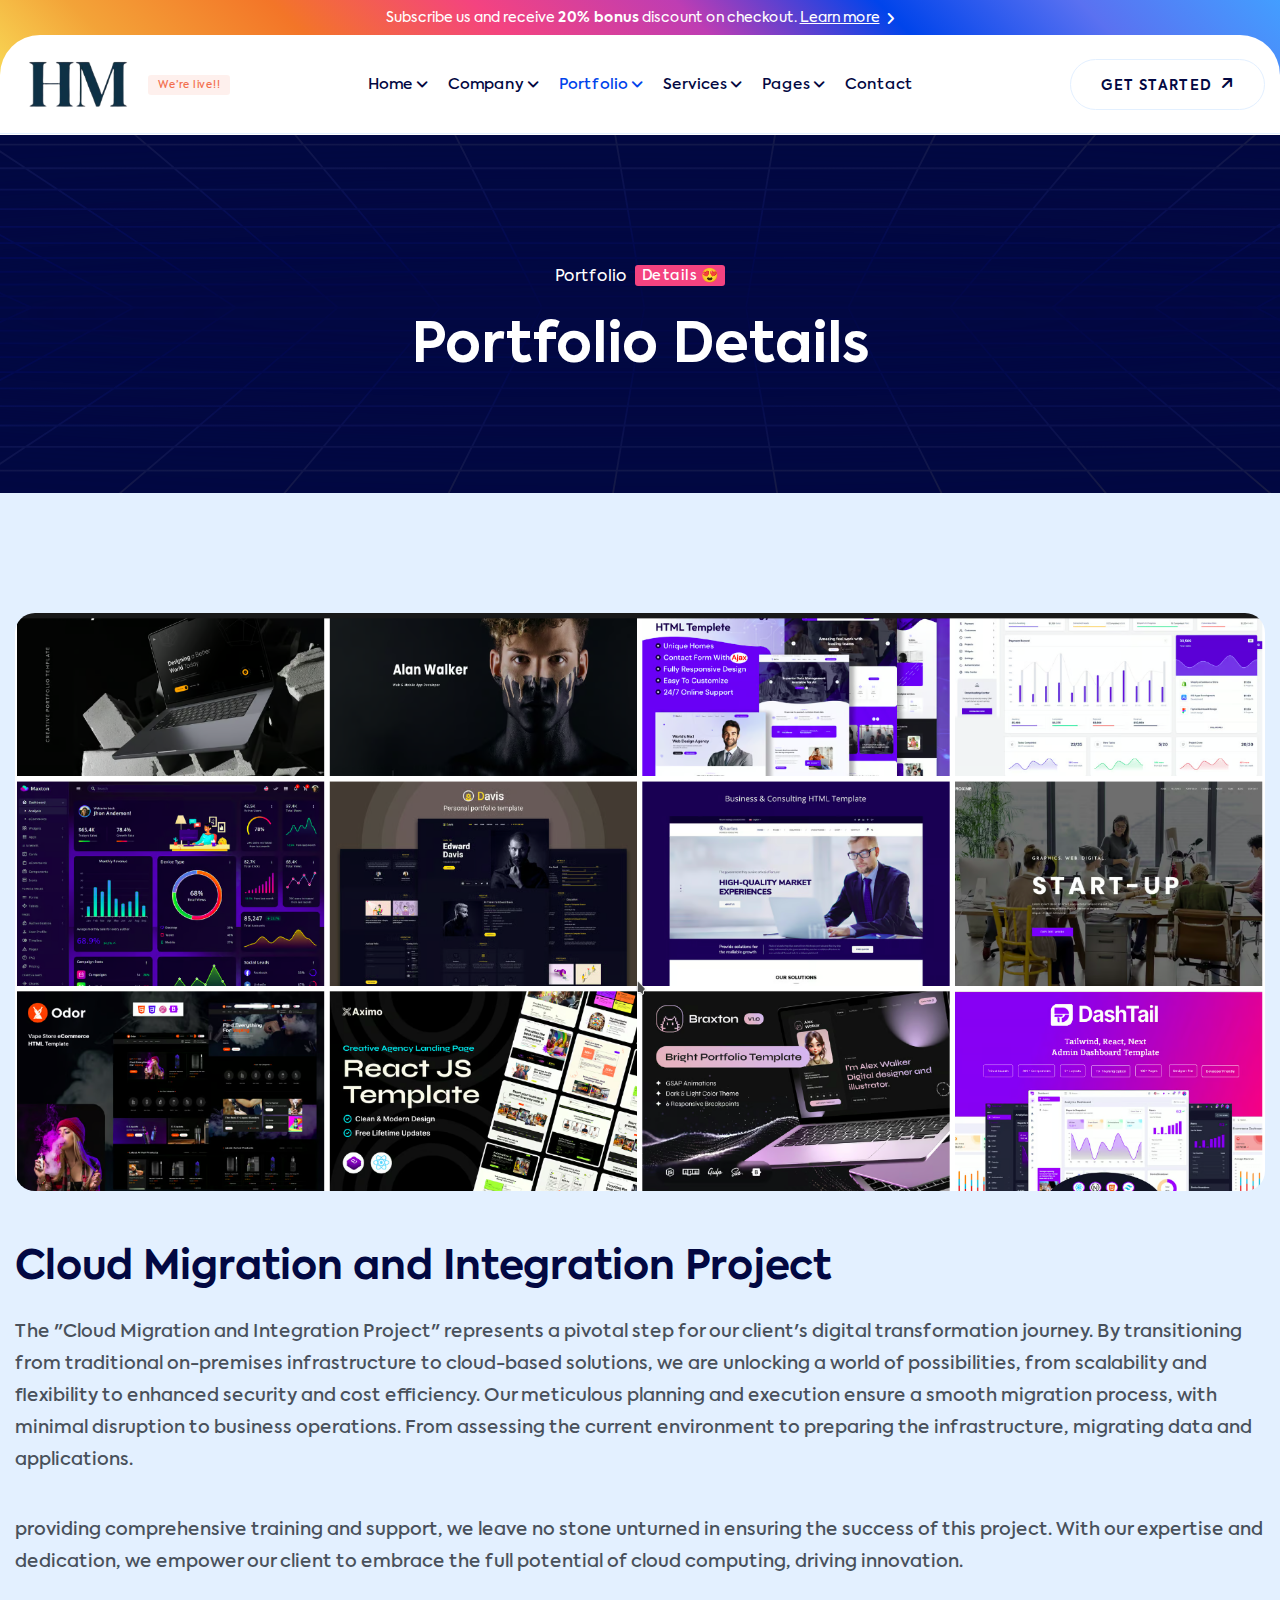
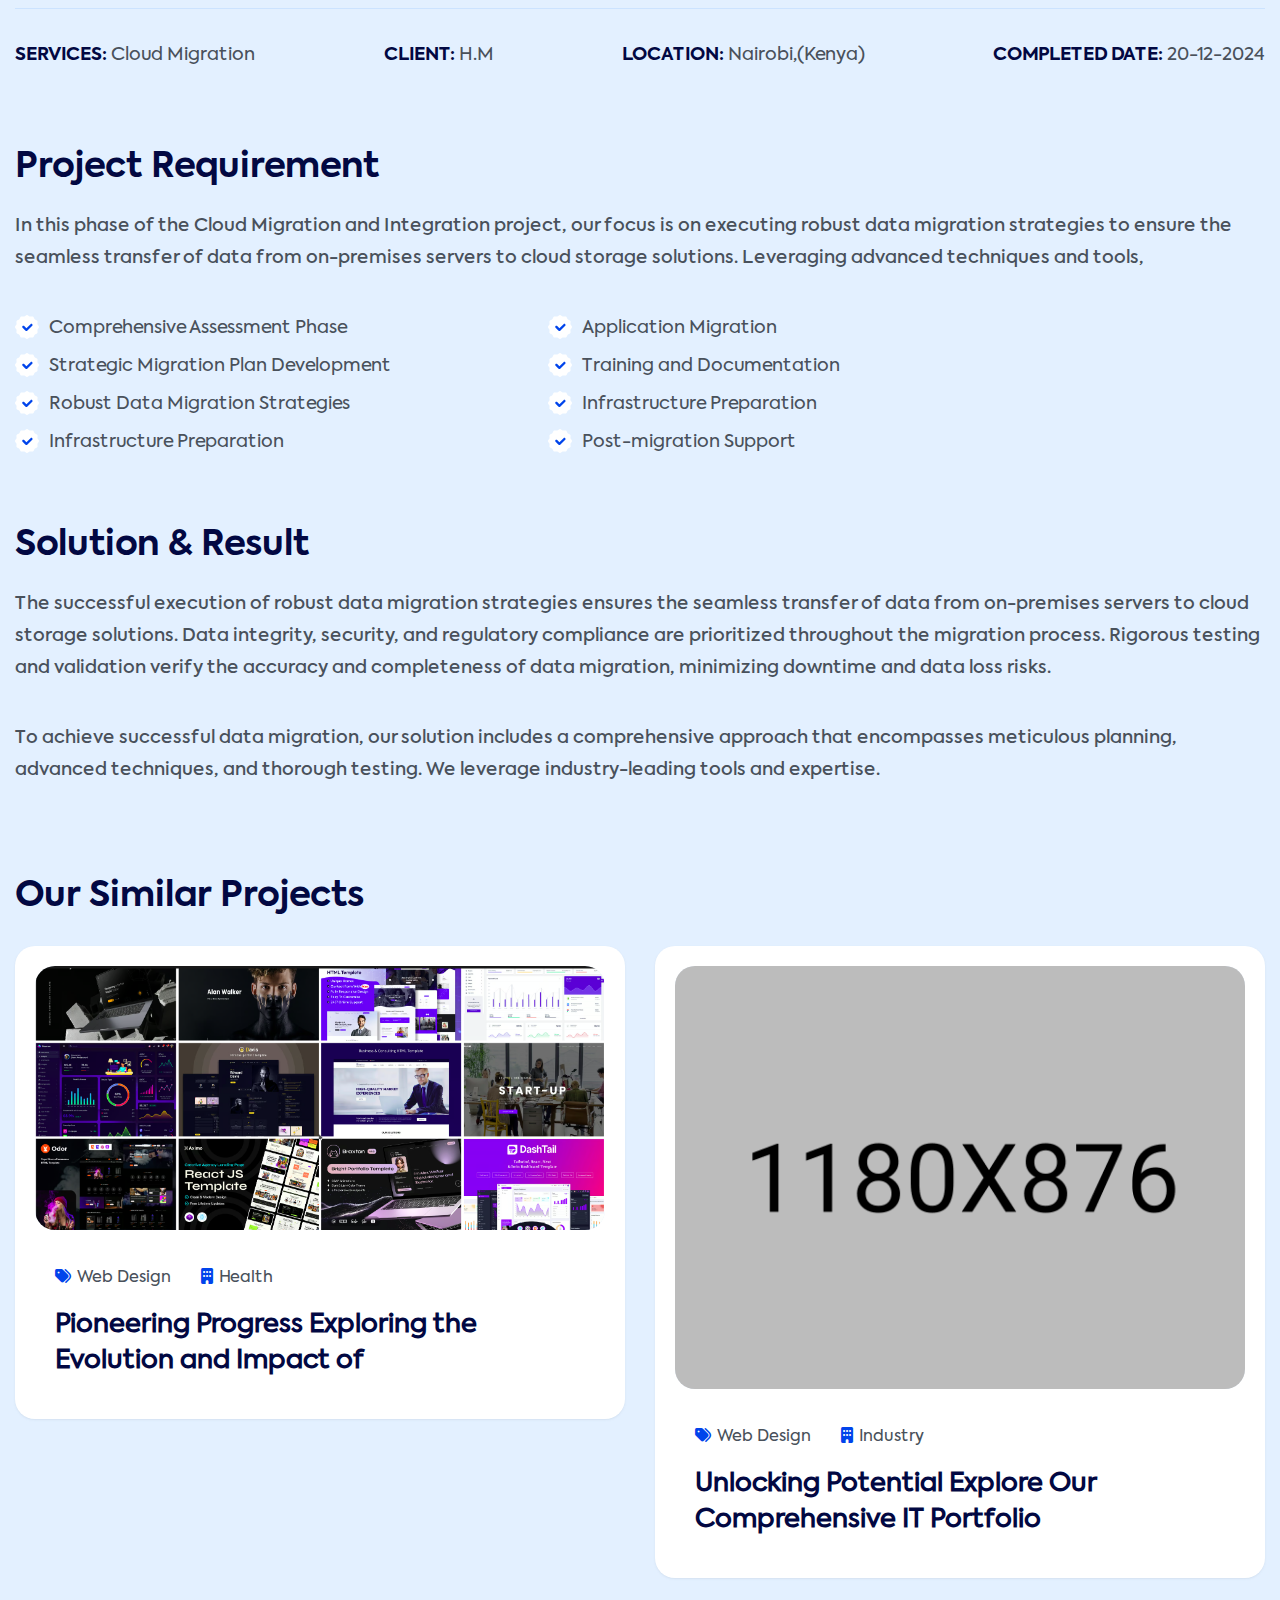
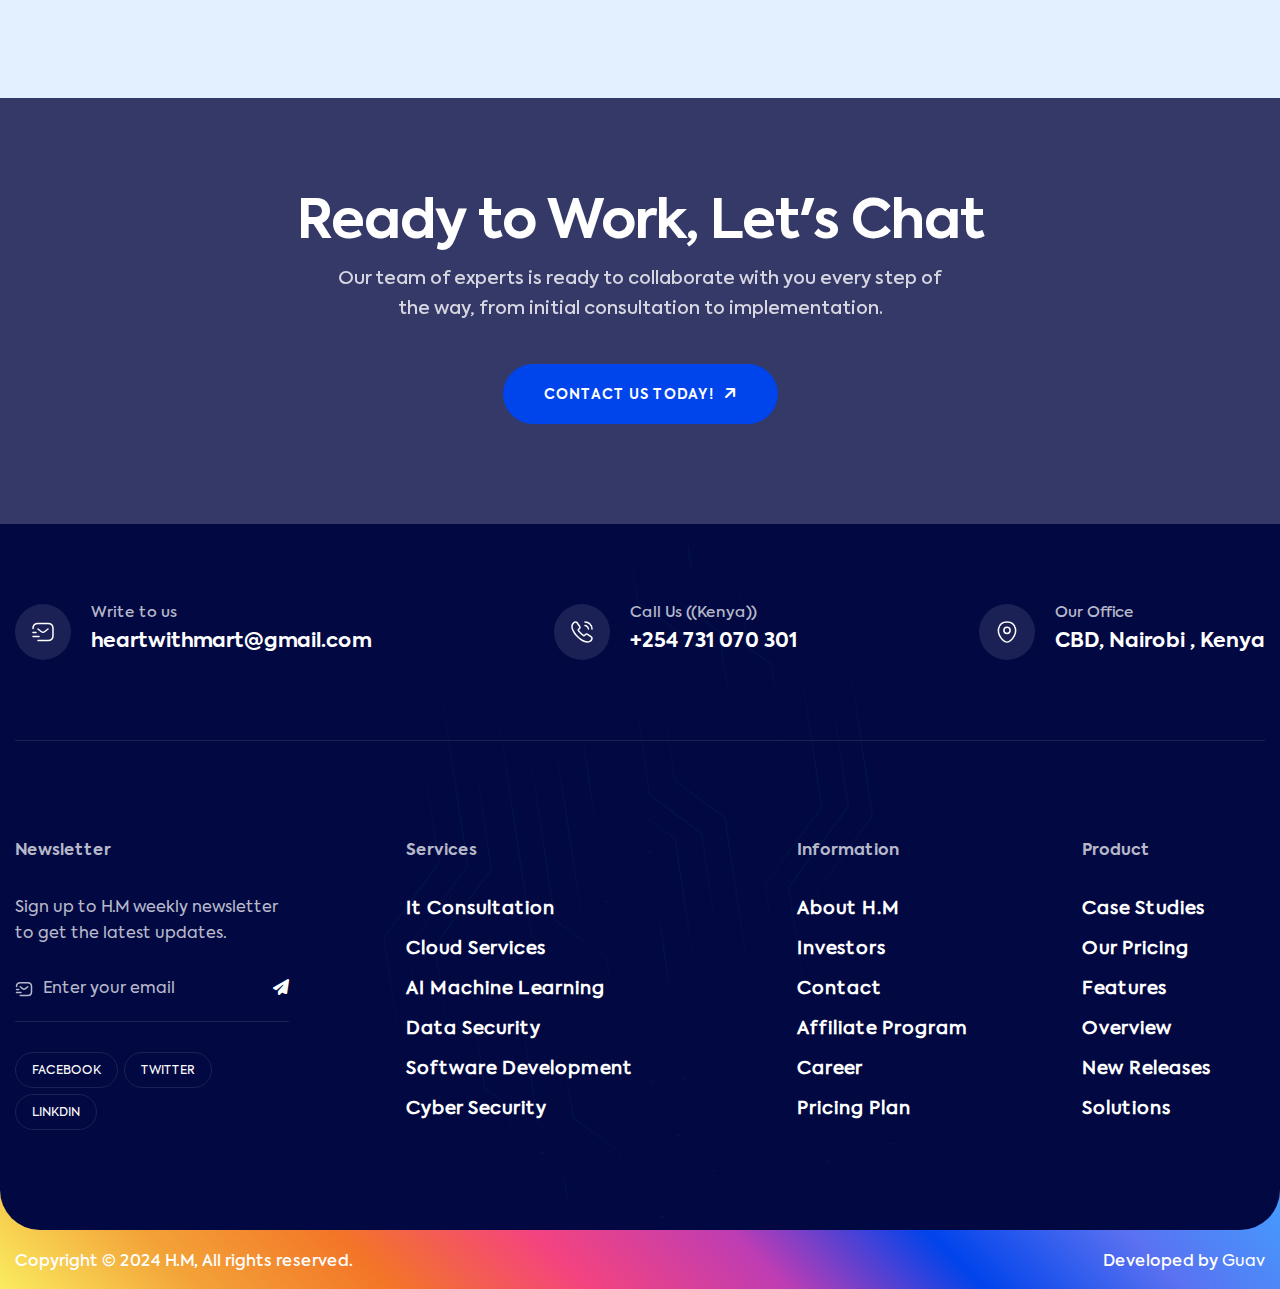
<file: portfolio_details.html>
<!DOCTYPE html>
<html lang="en">

  <head>
    <meta charset="utf-8" />
    <meta name="viewport" content="width=device-width, initial-scale=1, shrink-to-fit=no" />
    <meta http-equiv="x-ua-compatible" content="ie=edge" />
    <meta name="thumbnail" content="assets/images/H.M_page_thumbnail.webp" />
    <meta name="description" content="H.M – IT Solutions & Technology, Business Consulting, Software Company" />
    <meta name="keywords" content="Bootstrap Site Template" />
    <meta name="author" content="Webrock" />

    <title>
      Portfolio Details – H.M – IT Solutions & Technology, Business Consulting,
      Software Company
    </title>
    <link rel="shortcut icon" href="assets/images/site_logo/favourite_icon_2.svg" />

    <!-- Fraimwork - CSS Include -->
    <link rel="stylesheet" type="text/css" href="assets/css/bootstrap.min.css" />

    <!-- Icon - CSS Include -->
    <link rel="stylesheet" type="text/css" href="assets/css/fontawesome.css" />

    <!-- Animation - CSS Include -->
    <link rel="stylesheet" type="text/css" href="assets/css/animate.min.css" />

    <!-- Carousel - CSS Include -->
    <link rel="stylesheet" type="text/css" href="assets/css/swiper-bundle.min.css" />

    <!-- Video & Image Popup - CSS Include -->
    <link rel="stylesheet" type="text/css" href="assets/css/magnific-popup.min.css" />

    <!-- Counter - CSS Include -->
    <link rel="stylesheet" type="text/css" href="assets/css/odometer.min.css" />

    <!-- Custom - CSS Include -->
    <link rel="stylesheet" type="text/css" href="assets/css/style.css" />
  </head>

  <body>
    <!-- Body Wrap - Start -->
    <div class="page_wrapper">
      <!-- Preloader - Start -->
      <div id="preloader" class="preloader">
        <div class="loader-circle">
          <div class="loader-line-mask">
            <div class="loader-line"></div>
          </div>
          <div class="loader-logo">
            <img src="assets/images/site_logo/site_logo_2.jpeg"
              alt="Site Logo – H.M – IT Solutions &amp; Technology Site Template" />
          </div>
        </div>
      </div>
      <!-- Preloader - End -->

      <!-- Back To Top - Start -->
      <div class="backtotop">
        <a href="#" class="scroll">
          <i class="fa-solid fa-arrow-up"></i>
        </a>
      </div>
      <!-- Back To Top - End -->

      <!-- Site Header - Start
      ================================================== -->
      <header class="site_header site_header_1">
        <div class="header_top text-center">
          <div class="container">
            <p class="m-0">
              Subscribe us and receive <b>20% bonus</b> discount on checkout.
              <a href="pricing.html"><u>Learn more</u> <i class="fa-solid fa-angle-right"></i></a>
            </p>
          </div>
        </div>
        <div class="header_bottom stricky">
          <div class="container">
            <div class="row align-items-center">
              <div class="col-xl-3 col-lg-2 col-5">
                <div class="site_logo">
                  <a class="site_link" href="index.html">
                    <img src="assets/images/site_logo/site_logo_3.jpeg"
                      alt="Site Logo – H.M – IT Solutions & Technology, Business Consulting, Software Company" />
                  </a>
                  <div class="badge bg-danger-subtle text-danger">
                    We’re live!!
                  </div>
                </div>
              </div>
              <div class="col-xl-6 col-lg-7 col-2">
                <nav class="main_menu navbar navbar-expand-lg">
                  <div class="main_menu_inner collapse navbar-collapse justify-content-lg-center"
                    id="main_menu_dropdown">
                    <ul class="main_menu_list unordered_list justify-content-center">
                      <li class="dropdown">
                        <a class="nav-link" href="#" id="home_submenu" role="button" data-bs-toggle="dropdown"
                          aria-expanded="false">
                          Home
                        </a>
                        <ul class="dropdown-menu" aria-labelledby="home_submenu">
                          <li><a href="index.html">IT Solution</a></li>
                          <li>
                            <a href="index_software_company.html">Software Company</a>
                          </li>
                          <li>
                            <a href="index_business_consulting.html">Business Consulting</a>
                          </li>
                        </ul>
                      </li>
                      <li class="dropdown">
                        <a class="nav-link" href="#" id="company_submenu" role="button" data-bs-toggle="dropdown"
                          aria-expanded="false">
                          Company
                        </a>
                        <div class="dropdown-menu mega_menu_wrapper" aria-labelledby="company_submenu">
                          <div class="container">
                            <div class="row">
                              <div class="col-lg-9">
                                <div class="megamenu_pages_wrapper mb-5">
                                  <div class="row">
                                    <div class="col-lg-3 col-md-6">
                                      <a class="iconbox_block_2" href="about.html">
                                        <span class="icon_title_wrap">
                                          <small class="iconbox_icon">
                                            <img src="assets/images/icons/icon_wifi.svg" alt="Wifi SVG Icon" />
                                          </small>
                                          <small class="iconbox_title">About Us</small>
                                        </span>
                                        <span class="description mb-0">
                                          Learn more about H.M
                                        </span>
                                      </a>
                                    </div>
                                    <div class="col-lg-3 col-md-6">
                                      <a class="iconbox_block_2" href="pricing.html">
                                        <span class="icon_title_wrap">
                                          <small class="iconbox_icon">
                                            <img src="assets/images/icons/icon_dollar_2.svg" alt="Dollar SVG Icon" />
                                          </small>
                                          <small class="iconbox_title">Our Pricing</small>
                                        </span>
                                        <span class="description mb-0">
                                          Streamlined Pricing
                                        </span>
                                      </a>
                                    </div>
                                    <div class="col-lg-3 col-md-6">
                                      <a class="iconbox_block_2" href="portfolio.html">
                                        <span class="icon_title_wrap">
                                          <small class="iconbox_icon">
                                            <img src="assets/images/icons/icon_chart.svg" alt="Chart SVG Icon" />
                                          </small>
                                          <small class="iconbox_title">Portfolio</small>
                                        </span>
                                        <span class="description mb-0">
                                          Explore our all overview
                                        </span>
                                      </a>
                                    </div>
                                    <div class="col-lg-3 col-md-6">
                                      <a class="iconbox_block_2" href="portfolio_details.html">
                                        <span class="icon_title_wrap">
                                          <small class="iconbox_icon">
                                            <img src="assets/images/icons/icon_tag_2.svg" alt="Event Tag SVG Icon" />
                                          </small>
                                          <small class="iconbox_title">Portfolio Details</small>
                                        </span>
                                        <span class="description mb-0">
                                          Explore our work overview
                                        </span>
                                      </a>
                                    </div>
                                    <div class="col-lg-3 col-md-6">
                                      <a class="iconbox_block_2" href="team.html">
                                        <span class="icon_title_wrap">
                                          <small class="iconbox_icon">
                                            <img src="assets/images/icons/icon_user_2.svg" alt="User Check SVG Icon" />
                                          </small>
                                          <small class="iconbox_title">Team</small>
                                        </span>
                                        <span class="description mb-0">
                                          We are friendly Join our team
                                        </span>
                                      </a>
                                    </div>
                                    <div class="col-lg-3 col-md-6">
                                      <a class="iconbox_block_2" href="team_details.html">
                                        <span class="icon_title_wrap">
                                          <small class="iconbox_icon">
                                            <img src="assets/images/icons/icon_users.svg" alt="Users SVG Icon" />
                                          </small>
                                          <small class="iconbox_title">Team Details</small>
                                        </span>
                                        <span class="description mb-0">
                                          We are friendly Join our team
                                        </span>
                                      </a>
                                    </div>
                                    <div class="col-lg-3 col-md-6">
                                      <a class="iconbox_block_2" href="service.html">
                                        <span class="icon_title_wrap">
                                          <small class="iconbox_icon">
                                            <img src="assets/images/icons/icon_pen.svg" alt="Pen SVG Icon" />
                                          </small>
                                          <small class="iconbox_title">Services</small>
                                        </span>
                                        <small class="description mb-0">
                                          Happy to help you!
                                        </small>
                                      </a>
                                    </div>
                                    <div class="col-lg-3 col-md-6">
                                      <a class="iconbox_block_2" href="service_details.html">
                                        <span class="icon_title_wrap">
                                          <small class="iconbox_icon">
                                            <img src="assets/images/icons/icon_pen.svg" alt="Pen SVG Icon" />
                                          </small>
                                          <small class="iconbox_title">Service Details</small>
                                        </span>
                                        <small class="description mb-0">
                                          Happy to help you!
                                        </small>
                                      </a>
                                    </div>
                                  </div>
                                </div>
                                <ul class="btns_group p-0 unordered_list justify-content-start">
                                  <li>
                                    <a class="btn btn-primary" href="contact.html">
                                      <span class="btn_label" data-text="Free Consultation">Free Consultation</span>
                                      <span class="btn_icon">
                                        <i class="fa-solid fa-arrow-up-right"></i>
                                      </span>
                                    </a>
                                  </li>
                                  <li>
                                    <div class="review_short_info_2">
                                      <div class="review_admin_logo">
                                        <img src="assets/images/clients/client_logo_9.webp" alt="Client Logo" />
                                      </div>
                                      <div class="review_info_content">
                                        <ul class="rating_block unordered_list">
                                          <li>
                                            <i class="fa-solid fa-star fa-fw"></i>
                                          </li>
                                          <li>
                                            <i class="fa-solid fa-star fa-fw"></i>
                                          </li>
                                          <li>
                                            <i class="fa-solid fa-star fa-fw"></i>
                                          </li>
                                          <li>
                                            <i class="fa-solid fa-star fa-fw"></i>
                                          </li>
                                          <li>
                                            <i class="fa-solid fa-star fa-fw"></i>
                                          </li>
                                        </ul>
                                        <div class="review_counter">
                                          From <b>200+</b> reviews
                                        </div>
                                      </div>
                                    </div>
                                  </li>
                                  <li>
                                    <div class="review_short_info_2">
                                      <div class="review_admin_logo">
                                        <img src="assets/images/clients/client_logo_10.webp" alt="Client Logo" />
                                      </div>
                                      <div class="review_info_content">
                                        <ul class="rating_block unordered_list">
                                          <li>
                                            <i class="fa-solid fa-star fa-fw"></i>
                                          </li>
                                          <li>
                                            <i class="fa-solid fa-star fa-fw"></i>
                                          </li>
                                          <li>
                                            <i class="fa-solid fa-star fa-fw"></i>
                                          </li>
                                          <li>
                                            <i class="fa-solid fa-star fa-fw"></i>
                                          </li>
                                          <li>
                                            <i class="fa-solid fa-star fa-fw"></i>
                                          </li>
                                        </ul>
                                        <div class="review_counter">
                                          From <b>200+</b> reviews
                                        </div>
                                      </div>
                                    </div>
                                  </li>
                                </ul>
                              </div>
                              <div class="col-lg-3">
                                <div class="site_author bg-primary">
                                  <div class="author_box">
                                    <div class="author_image bg-light">
                                      <img src="assets/images/avatar/avatar_7.webp" alt="Site Author Image" />
                                    </div>
                                    <div class="author_box_content">
                                      <h3 class="author_name text-white">
                                        Martha Wambeo
                                      </h3>
                                      <span class="author_designation text-white">CEO & Founder At H.M</span>
                                    </div>
                                    <div class="quote_icon">
                                      <img src="assets/images/icons/icon_quote.svg" alt="Quote Icon" />
                                    </div>
                                  </div>
                                  <p class="mb-0 text-white">
                                    As a CEO & Founder At H.M I have been voice
                                    crying in the wilderness, trying to make
                                    requirements clear, use every minute to
                                    deliver the result, and not reinvent the
                                    wheel. Here at H.M, I made that possible for
                                    the clients.
                                  </p>
                                </div>
                              </div>
                            </div>
                          </div>
                        </div>
                      </li>
                      <li class="dropdown active">
                        <a class="nav-link" href="#" id="portfolio_submenu" role="button" data-bs-toggle="dropdown"
                          aria-expanded="false">
                          Portfolio
                        </a>
                        <ul class="dropdown-menu" aria-labelledby="portfolio_submenu">
                          <li><a href="portfolio.html">Portfolio</a></li>
                          <li class="active">
                            <a href="portfolio_details.html">Portfolio Details</a>
                          </li>
                        </ul>
                      </li>
                      <li class="dropdown">
                        <a class="nav-link" href="#" id="services_submenu" role="button" data-bs-toggle="dropdown"
                          aria-expanded="false">
                          Services
                        </a>
                        <div class="dropdown-menu mega_menu_wrapper p-0" aria-labelledby="services_submenu">
                          <div class="container">
                            <div class="row justify-content-lg-between">
                              <div class="col-lg-8">
                                <div class="row">
                                  <div class="col-lg-4">
                                    <div class="megamenu_widget">
                                      <h3 class="megamenu_info_title">
                                        Services
                                      </h3>
                                      <ul class="icon_list unordered_list_block">
                                        <li>
                                          <a href="service_details.html">
                                            <span class="icon_list_text">
                                              IT Management Services
                                            </span>
                                          </a>
                                        </li>
                                        <li>
                                          <a href="service_details.html">
                                            <span class="icon_list_text">
                                              Data Tracking Security
                                            </span>
                                          </a>
                                        </li>
                                        <li>
                                          <a href="service_details.html">
                                            <span class="icon_list_text">
                                              Website Development
                                            </span>
                                          </a>
                                        </li>
                                        <li>
                                          <a href="service_details.html">
                                            <span class="icon_list_text">
                                              CRM Solutions and Design
                                            </span>
                                          </a>
                                        </li>
                                        <li>
                                          <a href="service_details.html">
                                            <span class="icon_list_text">
                                              UI/UX Design Services
                                            </span>
                                          </a>
                                        </li>
                                        <li>
                                          <a href="service_details.html">
                                            <span class="icon_list_text">
                                              Technology Solution
                                            </span>
                                          </a>
                                        </li>
                                        <li>
                                          <a href="service_details.html">
                                            <span class="icon_list_text">
                                              Software Development
                                            </span>
                                          </a>
                                        </li>

                                        <!-- Added Services -->
                                        <li>
                                          <a href="service_details.html">
                                            <span class="icon_list_text">
                                              Cyber Security - Network Security
                                            </span>
                                          </a>
                                        </li>
                                        <li>
                                          <a href="service_details.html">
                                            <span class="icon_list_text">
                                              Data Analytics
                                            </span>
                                          </a>
                                        </li>
                                        <li>
                                          <a href="service_details.html">
                                            <span class="icon_list_text">
                                              Digital Strategy and Consulting
                                            </span>
                                          </a>
                                        </li>
                                        <li>
                                          <a href="service_details.html">
                                            <span class="icon_list_text">
                                              Digital Sales and Marketing
                                            </span>
                                          </a>
                                        </li>
                                        <li>
                                          <a href="service_details.html">
                                            <span class="icon_list_text">
                                              E-mail Marketing
                                            </span>
                                          </a>
                                        </li>
                                        <li>
                                          <a href="service_details.html">
                                            <span class="icon_list_text">
                                              Brand Management
                                            </span>
                                          </a>
                                        </li>
                                        <li>
                                          <a href="service_details.html">
                                            <span class="icon_list_text">
                                              Reputation Management
                                            </span>
                                          </a>
                                        </li>
                                        <li>
                                          <a href="service_details.html">
                                            <span class="icon_list_text">
                                              Social Media Management
                                            </span>
                                          </a>
                                        </li>
                                        <li>
                                          <a href="service_details.html">
                                            <span class="icon_list_text">
                                              Graphic Design
                                            </span>
                                          </a>
                                        </li>

                                        <div class="col-lg-4">
                                          <div class="megamenu_widget">
                                            <h3 class="megamenu_info_title">
                                              Our Fields
                                            </h3>
                                            <ul class="icon_list unordered_list_block">
                                              <li>
                                                <a href="fields.html">
                                                  <span class="icon_list_text">
                                                    Healthcare
                                                  </span>
                                                </a>
                                              </li>
                                              <li>
                                                <a href="fields.html">
                                                  <span class="icon_list_text">
                                                    Banks
                                                  </span>
                                                </a>
                                              </li>
                                              <li>
                                                <a href="fields.html">
                                                  <span class="icon_list_text">
                                                    Logistics
                                                  </span>
                                                </a>
                                              </li>
                                              <li>
                                                <a href="fields.html">
                                                  <span class="icon_list_text">
                                                    Supermarkets
                                                  </span>
                                                </a>
                                              </li>
                                              <li>
                                                <a href="fields.html">
                                                  <span class="icon_list_text">
                                                    Industries
                                                  </span>
                                                </a>
                                              </li>
                                              <li>
                                                <a href="fields.html">
                                                  <span class="icon_list_text">
                                                    Hotels
                                                  </span>
                                                </a>
                                              </li>
                                              <li>
                                                <a href="fields.html">
                                                  <span class="icon_list_text">
                                                    Fintech
                                                  </span>
                                                </a>
                                              </li>
                                            </ul>
                                          </div>
                                        </div>
                                        <div class="col-lg-4">
                                          <div class="megamenu_widget">
                                            <h3 class="megamenu_info_title">
                                              Product
                                            </h3>
                                            <ul class="icon_list unordered_list_block">
                                              <li>
                                                <a href="portfolio.html">
                                                  <span class="icon_list_text">
                                                    Case Studies
                                                  </span>
                                                </a>
                                              </li>
                                              <li>
                                                <a href="pricing.html">
                                                  <span class="icon_list_text">
                                                    Our Pricing
                                                  </span>
                                                </a>
                                              </li>
                                              <li>
                                                <a href="service.html">
                                                  <span class="icon_list_text">
                                                    Features
                                                  </span>
                                                </a>
                                              </li>
                                              <li>
                                                <a href="about.html">
                                                  <span class="icon_list_text">
                                                    Overview
                                                  </span>
                                                </a>
                                              </li>
                                              <li>
                                                <a href="#!">
                                                  <span class="icon_list_text">
                                                    New Releases
                                                  </span>
                                                </a>
                                              </li>
                                              <li>
                                                <a href="service.html">
                                                  <span class="icon_list_text">
                                                    Solutions
                                                  </span>
                                                </a>
                                              </li>
                                            </ul>
                                          </div>
                                        </div>
                                    </div>
                                    <div class="social_area">
                                      <ul class="social_icons_block unordered_list" data-text="Follow Us:">
                                        <li>
                                          <a href="#!">
                                            <i class="fa-brands fa-facebook-f"></i>
                                          </a>
                                        </li>
                                        <li>
                                          <a href="#!">
                                            <i class="fa-brands fa-twitter"></i>
                                          </a>
                                        </li>
                                        <li>
                                          <a href="#!">
                                            <i class="fa-brands fa-linkedin-in"></i>
                                          </a>
                                        </li>
                                        <li>
                                          <a href="#!">
                                            <i class="fa-brands fa-dribbble"></i>
                                          </a>
                                        </li>
                                      </ul>
                                      <p class="career_link m-0">
                                        Looking for the ultimate consultancy?
                                        <a href="#!">We’re live!!</a>
                                      </p>
                                    </div>
                                  </div>
                                  <div class="col-lg-3">
                                    <div class="megamenu_case bg-primary">
                                      <h3>Computer Software</h3>
                                      <h4>Astarte Medical</h4>
                                      <img src="assets/images/case/case_image_4.webp" alt="Case Image" />
                                      <a class="btn" href="portfolio.html">
                                        <span class="btn_label" data-text="Read Case">Read Case</span>
                                        <span class="btn_icon">
                                          <i class="fa-solid fa-arrow-up-right"></i>
                                        </span>
                                      </a>
                                    </div>
                                  </div>
                                </div>
                              </div>
                            </div>
                      </li>
                      <li class="dropdown">
                        <a class="nav-link" href="#" id="pages_submenu" role="button" data-bs-toggle="dropdown"
                          aria-expanded="false">
                          Pages
                        </a>
                        <ul class="dropdown-menu" aria-labelledby="pages_submenu">
                          <li><a href="about.html">About Us</a></li>
                          <li class="dropdown">
                            <a class="nav-link" href="#" id="blog_submenu" role="button" data-bs-toggle="dropdown"
                              aria-expanded="false">
                              Blogs
                            </a>
                            <ul class="dropdown-menu" aria-labelledby="blog_submenu">
                              <li><a href="blog.html">Our Blogs</a></li>
                              <li>
                                <a href="blog_details.html">Blog Details</a>
                              </li>
                            </ul>
                          </li>
                          <li><a href="contact.html">Help Center</a></li>
                          <li>
                            <a href="#!">Careers
                              <small class="badge bg-danger-subtle text-danger">We’re live!!</small></a>
                          </li>
                        </ul>
                      </li>
                      <li><a href="contact.html">Contact</a></li>
                    </ul>
                  </div>
                </nav>
              </div>
              <div class="col-xl-3 col-lg-3 col-5">
                <ul class="header_btns_group unordered_list justify-content-end">
                  <li>
                    <!-- Mobile Menu Button -->
                    <button class="mobile_menu_btn navbar-toggler" type="button" data-bs-toggle="collapse"
                      data-bs-target="#main_menu_dropdown" aria-expanded="false" aria-label="Toggle navigation">
                      <i class="far fa-bars"></i>
                    </button>

                    <!-- Collapsible Mobile Menu -->
                    <div class="collapse navbar-collapse" id="main_menu_dropdown">
                      <ul class="navbar-nav main_menu_list unordered_list justify-content-center">
                        <!-- Home Dropdown Menu -->
                        <li class="nav-item dropdown active">
                          <a class="nav-link" href="#" id="home_submenu" role="button" data-bs-toggle="dropdown"
                            aria-expanded="false">
                            Home
                          </a>
                          <ul class="dropdown-menu" aria-labelledby="home_submenu">
                            <li class="active">
                              <a class="dropdown-item" href="index.html">IT Solution</a>
                            </li>
                            <li>
                              <a class="dropdown-item" href="index_software_company.html">Software Company</a>
                            </li>
                            <li>
                              <a class="dropdown-item" href="index_business_consulting.html">Business Consulting</a>
                            </li>
                          </ul>
                        </li>
                        <!-- Other Menu Items -->
                        <li class="nav-item">
                          <a class="nav-link" href="about.html">About Us</a>
                        </li>
                        <li class="nav-item">
                          <a class="nav-link" href="pricing.html">Our Pricing</a>
                        </li>
                        <li class="nav-item">
                          <a class="nav-link" href="portfolio.html">Portfolio</a>
                        </li>
                        <li class="nav-item">
                          <a class="nav-link" href="portfolio_details.html">Portfolio Details</a>
                        </li>
                        <li class="nav-item">
                          <a class="nav-link" href="team.html">Team</a>
                        </li>
                        <li class="nav-item">
                          <a class="nav-link" href="team_details.html">Team Details</a>
                        </li>
                        <li class="nav-item">
                          <a class="nav-link" href="service.html">Services</a>
                        </li>
                        <li class="nav-item">
                          <a class="nav-link" href="service_details.html">Service Details</a>
                        </li>
                        <li class="nav-item">
                          <a class="nav-link" href="blog.html">Blog</a>
                        </li>
                        <li class="nav-item">
                          <a class="nav-link" href="blog_details.html">Blog Details</a>
                        </li>
                        <li class="nav-item">
                          <a class="nav-link" href="contact.html">Contact Us</a>
                        </li>
                        <li class="nav-item">
                          <a class="nav-link" href="fields.html">Fields</a>
                        </li>
                      </ul>
                    </div>

                    <!-- Custom CSS -->
                    <style>
                      .mobile_menu_btn {
                        border: none;
                        background-color: transparent;
                        padding: 10px;
                      }

                      .navbar-toggler-icon {
                        font-size: 1.5rem;
                        color: #333;
                      }

                      .navbar-nav .nav-link {
                        color: #333;
                        padding: 10px 15px;
                        text-align: center;
                      }

                      .navbar-nav .dropdown-menu {
                        background-color: #f8f9fa;
                        border-radius: 0.25rem;
                        box-shadow: 0 0.125rem 0.25rem rgba(0, 0, 0, 0.075);
                      }

                      .navbar-nav .dropdown-item {
                        color: #333;
                        padding: 10px 20px;
                      }

                      .navbar-nav .dropdown-item:hover {
                        background-color: #e9ecef;
                      }
                    </style>

                    <!-- Bootstrap JS and Popper.js (inline) -->
                    <script src="https://cdn.jsdelivr.net/npm/@popperjs/core@2.11.7/dist/umd/popper.min.js"></script>
                    <script src="https://cdn.jsdelivr.net/npm/bootstrap@5.3.0/dist/js/bootstrap.min.js"></script>

                  </li>
                  <li>
                    <a class="btn btn-outline-light" href="pricing.html">
                      <span class="btn_label" data-text="Get Started">Get Started</span>
                      <span class="btn_icon">
                        <i class="fa-solid fa-arrow-up-right"></i>
                      </span>
                    </a>
                  </li>
                </ul>
              </div>
            </div>
          </div>
        </div>
      </header>
      <!-- Site Header - End
      ================================================== -->

      <!-- Main Body - Start
      ================================================== -->
      <main class="page_content">
        <!-- Page Banner Section - Start
        ================================================== -->
        <section class="page_banner_section text-center"
          style="background-image: url('assets/images/shapes/bg_pattern_4.svg')">
          <div class="container">
            <div class="heading_focus_text text-white">
              Portfolio
              <span class="badge bg-secondary">Details 😍</span>
            </div>
            <h1 class="page_title mb-0 text-white">Portfolio Details</h1>
          </div>
        </section>
        <!-- Page Banner Section - End
        ================================================== -->

        <!-- Portfolio Details Section - Start
        ================================================== -->
        <section class="portfolio_details_section section_space bg-light">
          <div class="container">
            <div class="details_item_image">
              <img src="assets/images/portfolio/portfolio_item_image_1.webp" alt="Portfolio Item Image" />
            </div>
            <h2 class="details_item_title">
              Cloud Migration and Integration Project
            </h2>
            <p>
              The "Cloud Migration and Integration Project" represents a pivotal
              step for our client's digital transformation journey. By
              transitioning from traditional on-premises infrastructure to
              cloud-based solutions, we are unlocking a world of possibilities,
              from scalability and flexibility to enhanced security and cost
              efficiency. Our meticulous planning and execution ensure a smooth
              migration process, with minimal disruption to business operations.
              From assessing the current environment to preparing the
              infrastructure, migrating data and applications.
            </p>
            <p class="mb-0">
              providing comprehensive training and support, we leave no stone
              unturned in ensuring the success of this project. With our
              expertise and dedication, we empower our client to embrace the
              full potential of cloud computing, driving innovation.
            </p>
            <hr />
            <ul class="portfolio_details_info_list icon_list unordered_list justify-content-lg-between mb-5">
              <li>
                <span class="icon_list_text">
                  <strong class="text-dark text-uppercase">Services:</strong>
                  Cloud Migration
                </span>
              </li>
              <li>
                <span class="icon_list_text">
                  <strong class="text-dark text-uppercase">Client:</strong>
                  H.M
                </span>
              </li>
              <li>
                <span class="icon_list_text">
                  <strong class="text-dark text-uppercase">Location:</strong>
                  Nairobi,(Kenya)
                </span>
              </li>
              <li>
                <span class="icon_list_text">
                  <strong class="text-dark text-uppercase">Completed Date:</strong>
                  20-12-2024
                </span>
              </li>
            </ul>

            <h3 class="details_item_info_title pt-4">Project Requirement</h3>
            <p>
              In this phase of the Cloud Migration and Integration project, our
              focus is on executing robust data migration strategies to ensure
              the seamless transfer of data from on-premises servers to cloud
              storage solutions. Leveraging advanced techniques and tools,
            </p>
            <div class="row mb-4">
              <div class="col-lg-5">
                <ul class="icon_list unordered_list_block">
                  <li>
                    <span class="icon_list_icon">
                      <img src="assets/images/icons/icon_check_3.svg" alt="Check SVG Icon" />
                    </span>
                    <span class="icon_list_text">
                      Comprehensive Assessment Phase
                    </span>
                  </li>
                  <li>
                    <span class="icon_list_icon">
                      <img src="assets/images/icons/icon_check_3.svg" alt="Check SVG Icon" />
                    </span>
                    <span class="icon_list_text">
                      Strategic Migration Plan Development
                    </span>
                  </li>
                  <li>
                    <span class="icon_list_icon">
                      <img src="assets/images/icons/icon_check_3.svg" alt="Check SVG Icon" />
                    </span>
                    <span class="icon_list_text">
                      Robust Data Migration Strategies
                    </span>
                  </li>
                  <li>
                    <span class="icon_list_icon">
                      <img src="assets/images/icons/icon_check_3.svg" alt="Check SVG Icon" />
                    </span>
                    <span class="icon_list_text">
                      Infrastructure Preparation
                    </span>
                  </li>
                </ul>
              </div>
              <div class="col-lg-5">
                <ul class="icon_list unordered_list_block">
                  <li>
                    <span class="icon_list_icon">
                      <img src="assets/images/icons/icon_check_3.svg" alt="Check SVG Icon" />
                    </span>
                    <span class="icon_list_text"> Application Migration </span>
                  </li>
                  <li>
                    <span class="icon_list_icon">
                      <img src="assets/images/icons/icon_check_3.svg" alt="Check SVG Icon" />
                    </span>
                    <span class="icon_list_text">
                      Training and Documentation
                    </span>
                  </li>
                  <li>
                    <span class="icon_list_icon">
                      <img src="assets/images/icons/icon_check_3.svg" alt="Check SVG Icon" />
                    </span>
                    <span class="icon_list_text">
                      Infrastructure Preparation
                    </span>
                  </li>
                  <li>
                    <span class="icon_list_icon">
                      <img src="assets/images/icons/icon_check_3.svg" alt="Check SVG Icon" />
                    </span>
                    <span class="icon_list_text"> Post-migration Support </span>
                  </li>
                </ul>
              </div>
            </div>

            <h3 class="details_item_info_title pt-4">Solution & Result</h3>
            <p>
              The successful execution of robust data migration strategies
              ensures the seamless transfer of data from on-premises servers to
              cloud storage solutions. Data integrity, security, and regulatory
              compliance are prioritized throughout the migration process.
              Rigorous testing and validation verify the accuracy and
              completeness of data migration, minimizing downtime and data loss
              risks.
            </p>
            <p>
              To achieve successful data migration, our solution includes a
              comprehensive approach that encompasses meticulous planning,
              advanced techniques, and thorough testing. We leverage
              industry-leading tools and expertise.
            </p>

            <h3 class="details_item_info_title pt-5 mb-4">
              Our Similar Projects
            </h3>
            <div class="row">
              <div class="col-lg-6">
                <div class="portfolio_block portfolio_layout_2">
                  <div class="portfolio_image">
                    <a class="portfolio_image_wrap bg-light" href="portfolio_details.html">
                      <img src="assets/images/portfolio/portfolio_item_image_1.webp" alt="Mobile App Design" />
                    </a>
                  </div>
                  <div class="portfolio_content">
                    <h3 class="portfolio_title">
                      <a href="portfolio_details.html">
                        Pioneering Progress Exploring the Evolution and Impact
                        of
                      </a>
                    </h3>
                    <ul class="category_list unordered_list">
                      <li>
                        <a href="portfolio.html"><i class="fa-solid fa-tags"></i> Web Design</a>
                      </li>
                      <li>
                        <a href="portfolio.html"><i class="fa-solid fa-building"></i> Health</a>
                      </li>
                    </ul>
                  </div>
                </div>
              </div>
              <div class="col-lg-6">
                <div class="portfolio_block portfolio_layout_2">
                  <div class="portfolio_image">
                    <a class="portfolio_image_wrap bg-light" href="portfolio_details.html">
                      <img src="assets/images/portfolio/portfolio_item_image_11.webp" alt="Mobile App Design" />
                    </a>
                  </div>
                  <div class="portfolio_content">
                    <h3 class="portfolio_title">
                      <a href="portfolio_details.html">
                        Unlocking Potential Explore Our Comprehensive IT
                        Portfolio
                      </a>
                    </h3>
                    <ul class="category_list unordered_list">
                      <li>
                        <a href="portfolio.html"><i class="fa-solid fa-tags"></i> Web Design</a>
                      </li>
                      <li>
                        <a href="portfolio.html"><i class="fa-solid fa-building"></i> Industry</a>
                      </li>
                    </ul>
                  </div>
                </div>
              </div>
            </div>
          </div>
        </section>
        <!-- Portfolio Details Section - End
        ================================================== -->

        <!-- Call To Action Section - Start
        ================================================== -->
        <section class="calltoaction_section parallaxie" style="
            background-image: url('assets/images/backgrounds/bg_image_1.webp');
          ">
          <div class="container text-center">
            <div class="heading_block text-white">
              <h2 class="heading_text">Ready to Work, Let's Chat</h2>
              <p class="heading_description mb-0">
                Our team of experts is ready to collaborate with you every step
                of the way, from initial consultation to implementation.
              </p>
            </div>
            <a class="btn btn-primary" href="contact.html">
              <span class="btn_label" data-text="Contact Us Today!">Contact Us Today!</span>
              <span class="btn_icon">
                <i class="fa-solid fa-arrow-up-right"></i>
              </span>
            </a>
          </div>
        </section>
        <!-- Call To Action Section - End
        ================================================== -->
      </main>
      <!-- Main Body - End
      ================================================== -->

      <!-- Site Footer - Start
      ================================================== -->
      <footer class="site_footer footer_layout_1">
        <div class="content_box" style="background-image: url('assets/images/shapes/bg_pattern_3.svg')">
          <div class="container">
            <div class="diract_contact_links text-white">
              <div class="iconbox_block layout_icon_left">
                <div class="iconbox_icon">
                  <img src="assets/images/icons/icon_mail.svg" alt="Mail SVG Icon" />
                </div>
                <div class="iconbox_content">
                  <h3 class="iconbox_title">Write to us</h3>
                  <p class="mb-0">heartwithmart@gmail.com</p>
                </div>
              </div>
              <div class="iconbox_block layout_icon_left">
                <div class="iconbox_icon">
                  <img src="assets/images/icons/icon_calling.svg" alt="Calling Check SVG Icon" />
                </div>
                <div class="iconbox_content">
                  <h3 class="iconbox_title">Call Us ((Kenya))</h3>
                  <p class="mb-0">+254 731 070 301</p>
                </div>
              </div>
              <div class="iconbox_block layout_icon_left">
                <div class="iconbox_icon">
                  <img src="assets/images/icons/icon_map_mark.svg" alt="Map Mark Check SVG Icon" />
                </div>
                <div class="iconbox_content">
                  <h3 class="iconbox_title">Our Office</h3>
                  <p class="mb-0">CBD, Nairobi , Kenya</p>
                </div>
              </div>
            </div>
            <div class="footer_main_content">
              <div class="row justify-content-lg-between">
                <div class="col-lg-3 col-md-6 col-sm-6">
                  <div class="footer_widget pe-md-3">
                    <h2 class="footer_info_title">Newsletter</h2>
                    <p>
                      Sign up to H.M weekly newsletter to get the latest
                      updates.
                    </p>
                    <form class="footer_newslatter" action="#">
                      <label for="footer_mail_input">
                        <img src="assets/images/icons/icon_mail_2.svg" alt="Mail SVG Icon" />
                      </label>
                      <input id="footer_mail_input" type="email" name="email" placeholder="Enter your email" />
                      <button type="submit">
                        <i class="fa-solid fa-paper-plane"></i>
                      </button>
                    </form>
                    <ul class="social_links_block unordered_list">
                      <li><a href="#!">Facebook</a></li>
                      <li><a href="#!">Twitter</a></li>
                      <li><a href="#!">Linkdin</a></li>
                    </ul>
                  </div>
                </div>
                <div class="col-lg-3 col-md-6 col-sm-6">
                  <div class="footer_widget">
                    <h3 class="footer_info_title">Services</h3>
                    <ul class="icon_list unordered_list_block">
                      <li>
                        <a href="#!">
                          <span class="icon_list_text"> It Consultation </span>
                        </a>
                      </li>
                      <li>
                        <a href="#!">
                          <span class="icon_list_text"> Cloud Services </span>
                        </a>
                      </li>
                      <li>
                        <a href="#!">
                          <span class="icon_list_text">
                            AI Machine Learning
                          </span>
                        </a>
                      </li>
                      <li>
                        <a href="#!">
                          <span class="icon_list_text"> Data Security </span>
                        </a>
                      </li>
                      <li>
                        <a href="#!">
                          <span class="icon_list_text">
                            Software Development
                          </span>
                        </a>
                      </li>
                      <li>
                        <a href="#!">
                          <span class="icon_list_text"> Cyber Security </span>
                        </a>
                      </li>
                    </ul>
                  </div>
                </div>
                <div class="col-lg-2 col-md-6 col-sm-6">
                  <div class="footer_widget">
                    <h3 class="footer_info_title">Information</h3>
                    <ul class="icon_list unordered_list_block">
                      <li>
                        <a href="#!">
                          <span class="icon_list_text"> About H.M </span>
                        </a>
                      </li>
                      <li>
                        <a href="#!">
                          <span class="icon_list_text"> Investors </span>
                        </a>
                      </li>
                      <li>
                        <a href="#!">
                          <span class="icon_list_text"> Contact </span>
                        </a>
                      </li>
                      <li>
                        <a href="#!">
                          <span class="icon_list_text">
                            Affiliate Program
                          </span>
                        </a>
                      </li>
                      <li>
                        <a href="#!">
                          <span class="icon_list_text"> Career </span>
                        </a>
                      </li>
                      <li>
                        <a href="#!">
                          <span class="icon_list_text"> Pricing Plan </span>
                        </a>
                      </li>
                    </ul>
                  </div>
                </div>
                <div class="col-lg-2 col-md-6 col-sm-6">
                  <div class="footer_widget">
                    <h3 class="footer_info_title">Product</h3>
                    <ul class="icon_list unordered_list_block">
                      <li>
                        <a href="#!">
                          <span class="icon_list_text"> Case Studies </span>
                        </a>
                      </li>
                      <li>
                        <a href="#!">
                          <span class="icon_list_text"> Our Pricing </span>
                        </a>
                      </li>
                      <li>
                        <a href="#!">
                          <span class="icon_list_text"> Features </span>
                        </a>
                      </li>
                      <li>
                        <a href="#!">
                          <span class="icon_list_text"> Overview </span>
                        </a>
                      </li>
                      <li>
                        <a href="#!">
                          <span class="icon_list_text"> New Releases </span>
                        </a>
                      </li>
                      <li>
                        <a href="#!">
                          <span class="icon_list_text"> Solutions </span>
                        </a>
                      </li>
                    </ul>
                  </div>
                </div>
              </div>
            </div>
          </div>
        </div>
        <div class="footer_bottom">
          <div class="container d-md-flex align-items-md-center justify-content-md-between">
            <p class="copyright_text m-0">
              Copyright © 2024 H.M, All rights reserved.
            </p>
            <p class="copyright_text m-0">
              Developed by
              <a href="https://guavytechsolutions.com/" target="_blank">Guav</a>
            </p>
          </div>
        </div>
      </footer>
      <!-- Site Footer - End
      ================================================== -->
    </div>
    <!-- Body Wrap - End -->

    <!-- Fraimwork - Jquery Include -->
    <script src="assets/js/jquery.min.js"></script>
    <script src="assets/js/popper.min.js"></script>
    <script src="assets/js/bootstrap.min.js"></script>
    <script src="assets/js/bootstrap-dropdown-ml-hack.min.js"></script>

    <!-- Carousel - Jquery Include -->
    <script src="assets/js/swiper-bundle.min.js"></script>

    <!-- Parallax Effects - jquery include -->
    <script src="assets/js/parallaxie.js"></script>
    <script src="assets/js/parallax-scroll.js"></script>
    <script src="assets/js/wow.min.js"></script>

    <!-- Countdown - Jquery Include -->
    <script src="assets/js/countdown.js"></script>

    <!-- Video & Image Popup - Jquery Include -->
    <script src="assets/js/magnific-popup.min.js"></script>

    <!-- Counter - Jquery Include -->
    <script src="assets/js/appear.min.js"></script>
    <script src="assets/js/odometer.min.js"></script>

    <!-- Circular Progress Bar - Jquery Include -->
    <script src="assets/js/circularProgressBar.min.js"></script>

    <!-- Custom - Jquery Include -->
    <script src="assets/js/main.js"></script>
  </body>

</html>
</file>
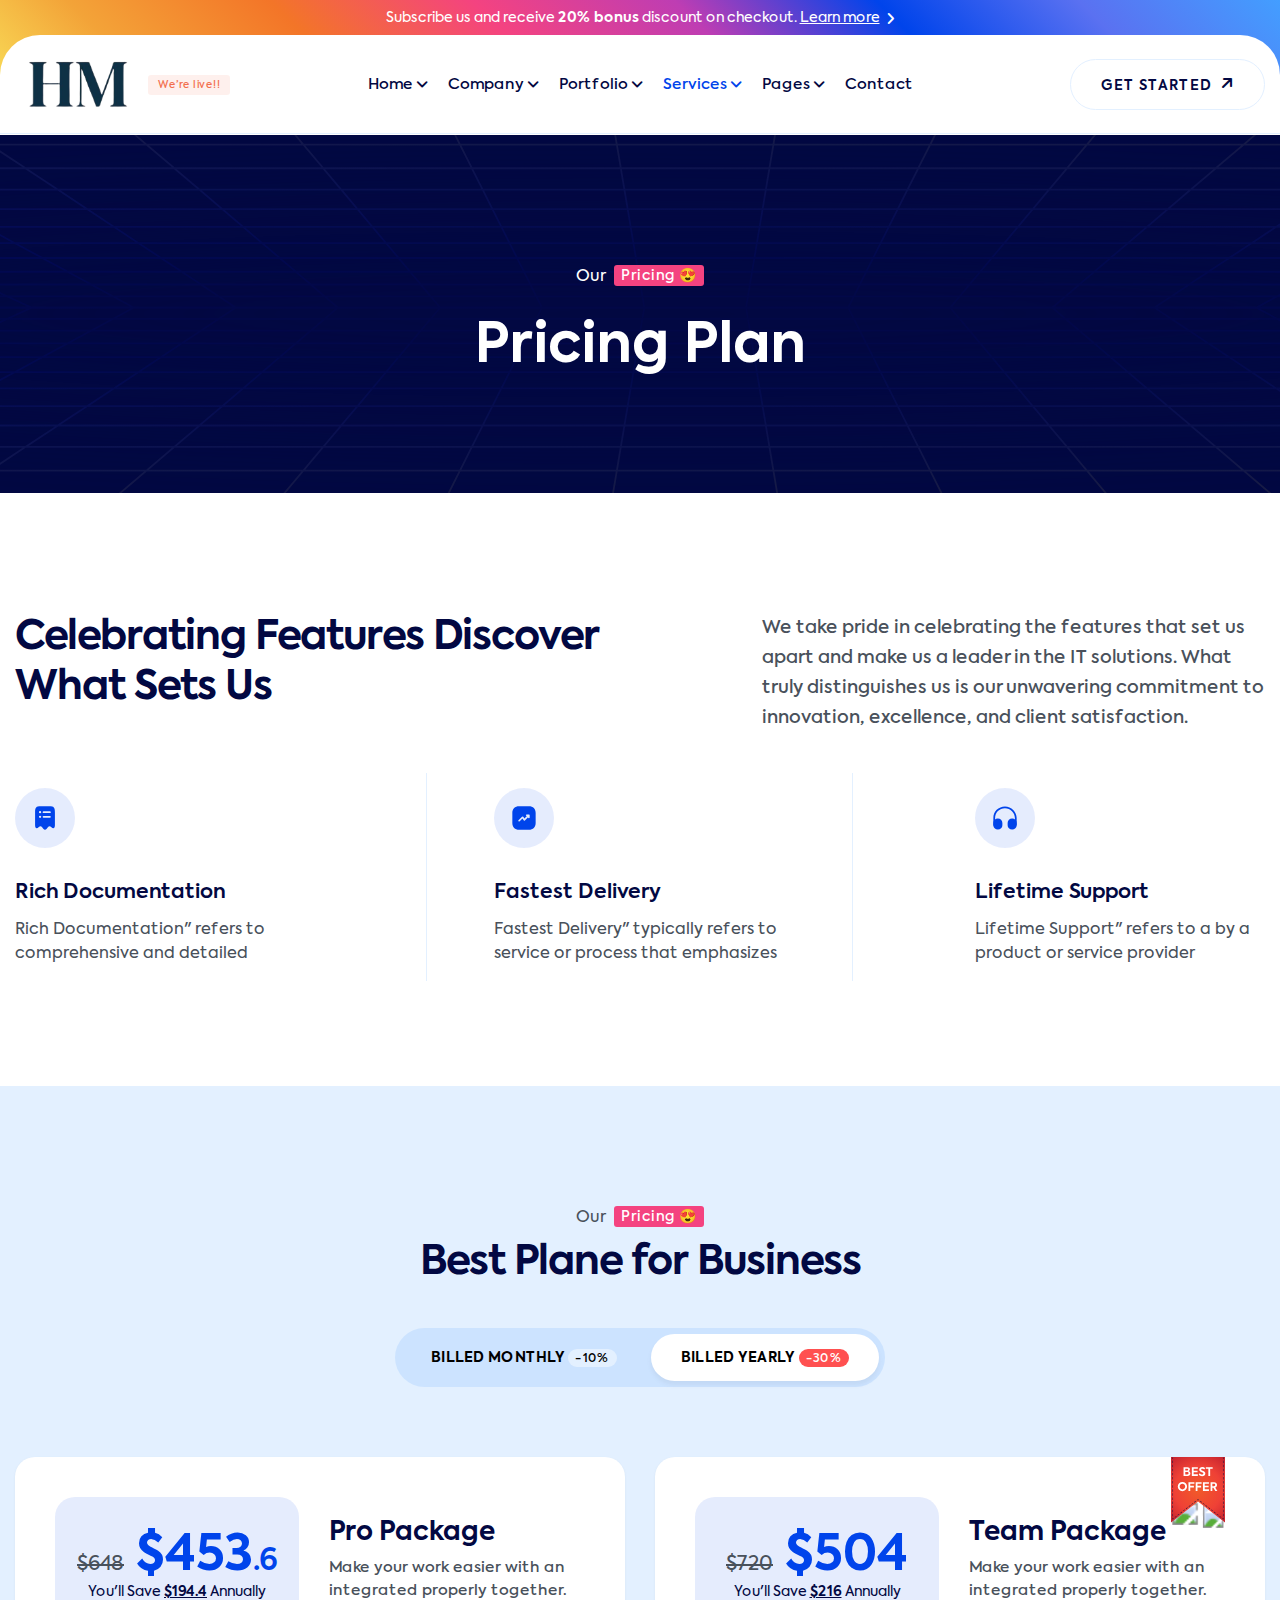
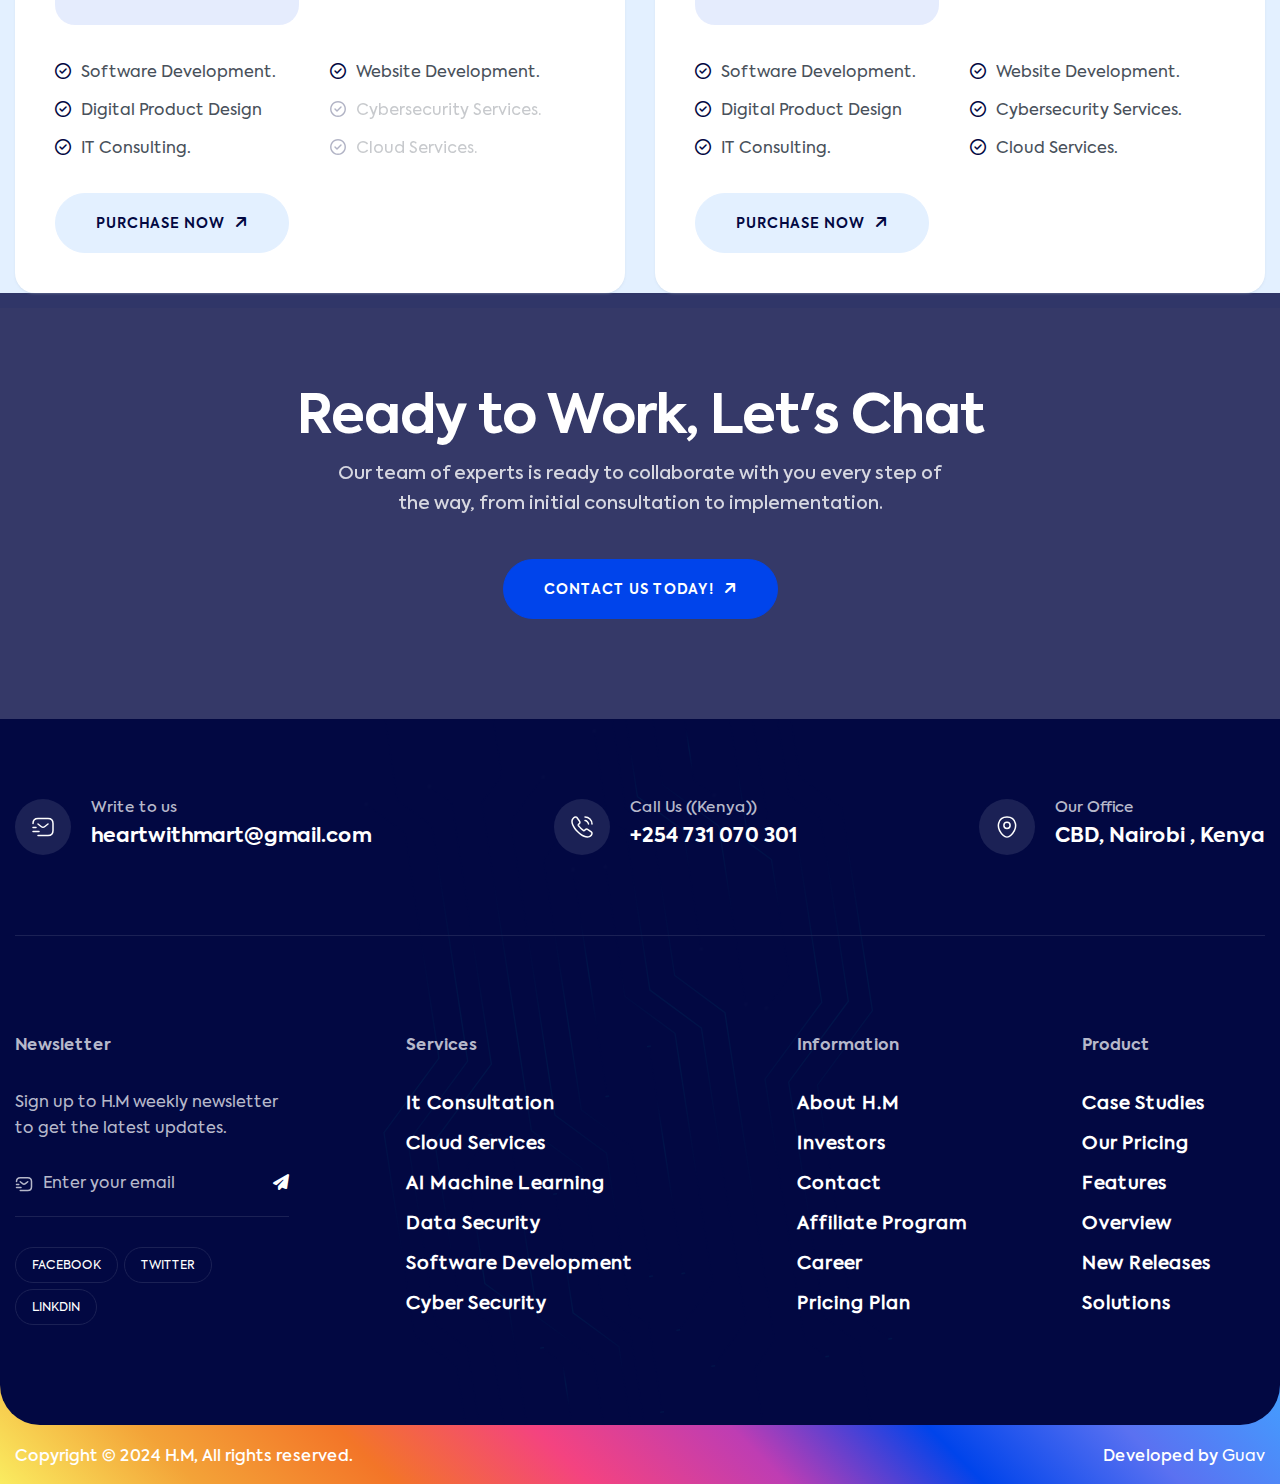
<file: pricing.html>
<!DOCTYPE html>
<html lang="en">

  <head>
    <meta charset="utf-8" />
    <meta name="viewport" content="width=device-width, initial-scale=1, shrink-to-fit=no" />
    <meta http-equiv="x-ua-compatible" content="ie=edge" />
    <meta name="thumbnail" content="assets/images/H.M_page_thumbnail.webp" />
    <meta name="description" content="H.M – IT Solutions & Technology, Business Consulting, Software Company" />
    <meta name="keywords" content="Bootstrap Site Template" />
    <meta name="author" content="Webrock" />

    <title>
      Pricing – H.M – IT Solutions & Technology, Business Consulting, Software
      Company
    </title>
    <link rel="shortcut icon" href="assets/images/site_logo/favourite_icon_2.svg" />

    <!-- Fraimwork - CSS Include -->
    <link rel="stylesheet" type="text/css" href="assets/css/bootstrap.min.css" />

    <!-- Icon - CSS Include -->
    <link rel="stylesheet" type="text/css" href="assets/css/fontawesome.css" />

    <!-- Animation - CSS Include -->
    <link rel="stylesheet" type="text/css" href="assets/css/animate.min.css" />

    <!-- Carousel - CSS Include -->
    <link rel="stylesheet" type="text/css" href="assets/css/swiper-bundle.min.css" />

    <!-- Video & Image Popup - CSS Include -->
    <link rel="stylesheet" type="text/css" href="assets/css/magnific-popup.min.css" />

    <!-- Counter - CSS Include -->
    <link rel="stylesheet" type="text/css" href="assets/css/odometer.min.css" />

    <!-- Custom - CSS Include -->
    <link rel="stylesheet" type="text/css" href="assets/css/style.css" />
  </head>

  <body>
    <!-- Body Wrap - Start -->
    <div class="page_wrapper">
      <!-- Preloader - Start -->
      <div id="preloader" class="preloader">
        <div class="loader-circle">
          <div class="loader-line-mask">
            <div class="loader-line"></div>
          </div>
          <div class="loader-logo">
            <img src="assets/images/site_logo/site_logo_2.jpeg"
              alt="Site Logo – H.M – IT Solutions &amp; Technology Site Template" />
          </div>
        </div>
      </div>
      <!-- Preloader - End -->

      <!-- Back To Top - Start -->
      <div class="backtotop">
        <a href="#" class="scroll">
          <i class="fa-solid fa-arrow-up"></i>
        </a>
      </div>
      <!-- Back To Top - End -->

      <!-- Site Header - Start
      ================================================== -->
      <header class="site_header site_header_1">
        <div class="header_top text-center">
          <div class="container">
            <p class="m-0">
              Subscribe us and receive <b>20% bonus</b> discount on checkout.
              <a href="pricing.html"><u>Learn more</u> <i class="fa-solid fa-angle-right"></i></a>
            </p>
          </div>
        </div>
        <div class="header_bottom stricky">
          <div class="container">
            <div class="row align-items-center">
              <div class="col-xl-3 col-lg-2 col-5">
                <div class="site_logo">
                  <a class="site_link" href="index.html">
                    <img src="assets/images/site_logo/site_logo_3.jpeg"
                      alt="Site Logo – H.M – IT Solutions & Technology, Business Consulting, Software Company" />
                  </a>
                  <div class="badge bg-danger-subtle text-danger">
                    We’re live!!
                  </div>
                </div>
              </div>
              <div class="col-xl-6 col-lg-7 col-2">
                <nav class="main_menu navbar navbar-expand-lg">
                  <div class="main_menu_inner collapse navbar-collapse justify-content-lg-center"
                    id="main_menu_dropdown">
                    <ul class="main_menu_list unordered_list justify-content-center">
                      <li class="dropdown">
                        <a class="nav-link" href="#" id="home_submenu" role="button" data-bs-toggle="dropdown"
                          aria-expanded="false">
                          Home
                        </a>
                        <ul class="dropdown-menu" aria-labelledby="home_submenu">
                          <li><a href="index.html">IT Solution</a></li>
                          <li>
                            <a href="index_software_company.html">Software Company</a>
                          </li>
                          <li>
                            <a href="index_business_consulting.html">Business Consulting</a>
                          </li>
                        </ul>
                      </li>
                      <li class="dropdown">
                        <a class="nav-link" href="#" id="company_submenu" role="button" data-bs-toggle="dropdown"
                          aria-expanded="false">
                          Company
                        </a>
                        <div class="dropdown-menu mega_menu_wrapper" aria-labelledby="company_submenu">
                          <div class="container">
                            <div class="row">
                              <div class="col-lg-9">
                                <div class="megamenu_pages_wrapper mb-5">
                                  <div class="row">
                                    <div class="col-lg-3 col-md-6">
                                      <a class="iconbox_block_2" href="about.html">
                                        <span class="icon_title_wrap">
                                          <small class="iconbox_icon">
                                            <img src="assets/images/icons/icon_wifi.svg" alt="Wifi SVG Icon" />
                                          </small>
                                          <small class="iconbox_title">About Us</small>
                                        </span>
                                        <span class="description mb-0">
                                          Learn more about H.M
                                        </span>
                                      </a>
                                    </div>
                                    <div class="col-lg-3 col-md-6">
                                      <a class="iconbox_block_2" href="pricing.html">
                                        <span class="icon_title_wrap">
                                          <small class="iconbox_icon">
                                            <img src="assets/images/icons/icon_dollar_2.svg" alt="Dollar SVG Icon" />
                                          </small>
                                          <small class="iconbox_title">Our Pricing</small>
                                        </span>
                                        <span class="description mb-0">
                                          Streamlined Pricing
                                        </span>
                                      </a>
                                    </div>
                                    <div class="col-lg-3 col-md-6">
                                      <a class="iconbox_block_2" href="portfolio.html">
                                        <span class="icon_title_wrap">
                                          <small class="iconbox_icon">
                                            <img src="assets/images/icons/icon_chart.svg" alt="Chart SVG Icon" />
                                          </small>
                                          <small class="iconbox_title">Portfolio</small>
                                        </span>
                                        <span class="description mb-0">
                                          Explore our all overview
                                        </span>
                                      </a>
                                    </div>
                                    <div class="col-lg-3 col-md-6">
                                      <a class="iconbox_block_2" href="portfolio_details.html">
                                        <span class="icon_title_wrap">
                                          <small class="iconbox_icon">
                                            <img src="assets/images/icons/icon_tag_2.svg" alt="Event Tag SVG Icon" />
                                          </small>
                                          <small class="iconbox_title">Portfolio Details</small>
                                        </span>
                                        <span class="description mb-0">
                                          Explore our work overview
                                        </span>
                                      </a>
                                    </div>
                                    <div class="col-lg-3 col-md-6">
                                      <a class="iconbox_block_2" href="team.html">
                                        <span class="icon_title_wrap">
                                          <small class="iconbox_icon">
                                            <img src="assets/images/icons/icon_user_2.svg" alt="User Check SVG Icon" />
                                          </small>
                                          <small class="iconbox_title">Team</small>
                                        </span>
                                        <span class="description mb-0">
                                          We are friendly Join our team
                                        </span>
                                      </a>
                                    </div>
                                    <div class="col-lg-3 col-md-6">
                                      <a class="iconbox_block_2" href="team_details.html">
                                        <span class="icon_title_wrap">
                                          <small class="iconbox_icon">
                                            <img src="assets/images/icons/icon_users.svg" alt="Users SVG Icon" />
                                          </small>
                                          <small class="iconbox_title">Team Details</small>
                                        </span>
                                        <span class="description mb-0">
                                          We are friendly Join our team
                                        </span>
                                      </a>
                                    </div>
                                    <div class="col-lg-3 col-md-6">
                                      <a class="iconbox_block_2" href="service.html">
                                        <span class="icon_title_wrap">
                                          <small class="iconbox_icon">
                                            <img src="assets/images/icons/icon_pen.svg" alt="Pen SVG Icon" />
                                          </small>
                                          <small class="iconbox_title">Services</small>
                                        </span>
                                        <small class="description mb-0">
                                          Happy to help you!
                                        </small>
                                      </a>
                                    </div>
                                    <div class="col-lg-3 col-md-6">
                                      <a class="iconbox_block_2" href="service_details.html">
                                        <span class="icon_title_wrap">
                                          <small class="iconbox_icon">
                                            <img src="assets/images/icons/icon_pen.svg" alt="Pen SVG Icon" />
                                          </small>
                                          <small class="iconbox_title">Service Details</small>
                                        </span>
                                        <small class="description mb-0">
                                          Happy to help you!
                                        </small>
                                      </a>
                                    </div>
                                  </div>
                                </div>
                                <ul class="btns_group p-0 unordered_list justify-content-start">
                                  <li>
                                    <a class="btn btn-primary" href="contact.html">
                                      <span class="btn_label" data-text="Free Consultation">Free Consultation</span>
                                      <span class="btn_icon">
                                        <i class="fa-solid fa-arrow-up-right"></i>
                                      </span>
                                    </a>
                                  </li>
                                  <li>
                                    <div class="review_short_info_2">
                                      <div class="review_admin_logo">
                                        <img src="assets/images/clients/client_logo_9.webp" alt="Client Logo" />
                                      </div>
                                      <div class="review_info_content">
                                        <ul class="rating_block unordered_list">
                                          <li>
                                            <i class="fa-solid fa-star fa-fw"></i>
                                          </li>
                                          <li>
                                            <i class="fa-solid fa-star fa-fw"></i>
                                          </li>
                                          <li>
                                            <i class="fa-solid fa-star fa-fw"></i>
                                          </li>
                                          <li>
                                            <i class="fa-solid fa-star fa-fw"></i>
                                          </li>
                                          <li>
                                            <i class="fa-solid fa-star fa-fw"></i>
                                          </li>
                                        </ul>
                                        <div class="review_counter">
                                          From <b>200+</b> reviews
                                        </div>
                                      </div>
                                    </div>
                                  </li>
                                  <li>
                                    <div class="review_short_info_2">
                                      <div class="review_admin_logo">
                                        <img src="assets/images/clients/client_logo_10.webp" alt="Client Logo" />
                                      </div>
                                      <div class="review_info_content">
                                        <ul class="rating_block unordered_list">
                                          <li>
                                            <i class="fa-solid fa-star fa-fw"></i>
                                          </li>
                                          <li>
                                            <i class="fa-solid fa-star fa-fw"></i>
                                          </li>
                                          <li>
                                            <i class="fa-solid fa-star fa-fw"></i>
                                          </li>
                                          <li>
                                            <i class="fa-solid fa-star fa-fw"></i>
                                          </li>
                                          <li>
                                            <i class="fa-solid fa-star fa-fw"></i>
                                          </li>
                                        </ul>
                                        <div class="review_counter">
                                          From <b>200+</b> reviews
                                        </div>
                                      </div>
                                    </div>
                                  </li>
                                </ul>
                              </div>
                              <div class="col-lg-3">
                                <div class="site_author bg-primary">
                                  <div class="author_box">
                                    <div class="author_image bg-light">
                                      <img src="assets/images/avatar/avatar_7.webp" alt="Site Author Image" />
                                    </div>
                                    <div class="author_box_content">
                                      <h3 class="author_name text-white">
                                        Martha Wambeo
                                      </h3>
                                      <span class="author_designation text-white">CEO & Founder At H.M</span>
                                    </div>
                                    <div class="quote_icon">
                                      <img src="assets/images/icons/icon_quote.svg" alt="Quote Icon" />
                                    </div>
                                  </div>
                                  <p class="mb-0 text-white">
                                    As a CEO & Founder At H.M I have been voice
                                    crying in the wilderness, trying to make
                                    requirements clear, use every minute to
                                    deliver the result, and not reinvent the
                                    wheel. Here at H.M, I made that possible for
                                    the clients.
                                  </p>
                                </div>
                              </div>
                            </div>
                          </div>
                        </div>
                      </li>
                      <li class="dropdown">
                        <a class="nav-link" href="#" id="portfolio_submenu" role="button" data-bs-toggle="dropdown"
                          aria-expanded="false">
                          Portfolio
                        </a>
                        <ul class="dropdown-menu" aria-labelledby="portfolio_submenu">
                          <li><a href="portfolio.html">Portfolio</a></li>
                          <li>
                            <a href="portfolio_details.html">Portfolio Details</a>
                          </li>
                        </ul>
                      </li>
                      <li class="dropdown active">
                        <a class="nav-link" href="#" id="services_submenu" role="button" data-bs-toggle="dropdown"
                          aria-expanded="false">
                          Services
                        </a>
                        <div class="dropdown-menu mega_menu_wrapper p-0" aria-labelledby="services_submenu">
                          <div class="container">
                            <div class="row justify-content-lg-between">
                              <div class="col-lg-8">
                                <div class="row">
                                  <div class="col-lg-4">
                                    <div class="megamenu_widget">
                                      <h3 class="megamenu_info_title">
                                        Services
                                      </h3>
                                      <ul class="icon_list unordered_list_block">
                                        <li>
                                          <a href="service_details.html">
                                            <span class="icon_list_text">
                                              IT Management Services
                                            </span>
                                          </a>
                                        </li>
                                        <li>
                                          <a href="service_details.html">
                                            <span class="icon_list_text">
                                              Data Tracking Security
                                            </span>
                                          </a>
                                        </li>
                                        <li>
                                          <a href="service_details.html">
                                            <span class="icon_list_text">
                                              Website Development
                                            </span>
                                          </a>
                                        </li>
                                        <li>
                                          <a href="service_details.html">
                                            <span class="icon_list_text">
                                              CRM Solutions and Design
                                            </span>
                                          </a>
                                        </li>
                                        <li>
                                          <a href="service_details.html">
                                            <span class="icon_list_text">
                                              UI/UX Design Services
                                            </span>
                                          </a>
                                        </li>
                                        <li>
                                          <a href="service_details.html">
                                            <span class="icon_list_text">
                                              Technology Solution
                                            </span>
                                          </a>
                                        </li>
                                        <li>
                                          <a href="service_details.html">
                                            <span class="icon_list_text">
                                              Software Development
                                            </span>
                                          </a>
                                        </li>

                                        <!-- Added Services -->
                                        <li>
                                          <a href="service_details.html">
                                            <span class="icon_list_text">
                                              Cyber Security - Network Security
                                            </span>
                                          </a>
                                        </li>
                                        <li>
                                          <a href="service_details.html">
                                            <span class="icon_list_text">
                                              Data Analytics
                                            </span>
                                          </a>
                                        </li>
                                        <li>
                                          <a href="service_details.html">
                                            <span class="icon_list_text">
                                              Digital Strategy and Consulting
                                            </span>
                                          </a>
                                        </li>
                                        <li>
                                          <a href="service_details.html">
                                            <span class="icon_list_text">
                                              Digital Sales and Marketing
                                            </span>
                                          </a>
                                        </li>
                                        <li>
                                          <a href="service_details.html">
                                            <span class="icon_list_text">
                                              E-mail Marketing
                                            </span>
                                          </a>
                                        </li>
                                        <li>
                                          <a href="service_details.html">
                                            <span class="icon_list_text">
                                              Brand Management
                                            </span>
                                          </a>
                                        </li>
                                        <li>
                                          <a href="service_details.html">
                                            <span class="icon_list_text">
                                              Reputation Management
                                            </span>
                                          </a>
                                        </li>
                                        <li>
                                          <a href="service_details.html">
                                            <span class="icon_list_text">
                                              Social Media Management
                                            </span>
                                          </a>
                                        </li>
                                        <li>
                                          <a href="service_details.html">
                                            <span class="icon_list_text">
                                              Graphic Design
                                            </span>
                                          </a>
                                        </li>

                                        <div class="col-lg-4">
                                          <div class="megamenu_widget">
                                            <h3 class="megamenu_info_title">
                                              Our Fields
                                            </h3>
                                            <ul class="icon_list unordered_list_block">
                                              <li>
                                                <a href="fields.html">
                                                  <span class="icon_list_text">
                                                    Healthcare
                                                  </span>
                                                </a>
                                              </li>
                                              <li>
                                                <a href="fields.html">
                                                  <span class="icon_list_text">
                                                    Banks
                                                  </span>
                                                </a>
                                              </li>
                                              <li>
                                                <a href="fields.html">
                                                  <span class="icon_list_text">
                                                    Logistics
                                                  </span>
                                                </a>
                                              </li>
                                              <li>
                                                <a href="fields.html">
                                                  <span class="icon_list_text">
                                                    Supermarkets
                                                  </span>
                                                </a>
                                              </li>
                                              <li>
                                                <a href="fields.html">
                                                  <span class="icon_list_text">
                                                    Industries
                                                  </span>
                                                </a>
                                              </li>
                                              <li>
                                                <a href="fields.html">
                                                  <span class="icon_list_text">
                                                    Hotels
                                                  </span>
                                                </a>
                                              </li>
                                              <li>
                                                <a href="fields.html">
                                                  <span class="icon_list_text">
                                                    Fintech
                                                  </span>
                                                </a>
                                              </li>
                                            </ul>
                                          </div>
                                        </div>
                                        <div class="col-lg-4">
                                          <div class="megamenu_widget">
                                            <h3 class="megamenu_info_title">
                                              Product
                                            </h3>
                                            <ul class="icon_list unordered_list_block">
                                              <li>
                                                <a href="portfolio.html">
                                                  <span class="icon_list_text">
                                                    Case Studies
                                                  </span>
                                                </a>
                                              </li>
                                              <li>
                                                <a href="pricing.html">
                                                  <span class="icon_list_text">
                                                    Our Pricing
                                                  </span>
                                                </a>
                                              </li>
                                              <li>
                                                <a href="service.html">
                                                  <span class="icon_list_text">
                                                    Features
                                                  </span>
                                                </a>
                                              </li>
                                              <li>
                                                <a href="about.html">
                                                  <span class="icon_list_text">
                                                    Overview
                                                  </span>
                                                </a>
                                              </li>
                                              <li>
                                                <a href="#!">
                                                  <span class="icon_list_text">
                                                    New Releases
                                                  </span>
                                                </a>
                                              </li>
                                              <li>
                                                <a href="service.html">
                                                  <span class="icon_list_text">
                                                    Solutions
                                                  </span>
                                                </a>
                                              </li>
                                            </ul>
                                          </div>
                                        </div>
                                    </div>
                                    <div class="social_area">
                                      <ul class="social_icons_block unordered_list" data-text="Follow Us:">
                                        <li>
                                          <a href="#!">
                                            <i class="fa-brands fa-facebook-f"></i>
                                          </a>
                                        </li>
                                        <li>
                                          <a href="#!">
                                            <i class="fa-brands fa-twitter"></i>
                                          </a>
                                        </li>
                                        <li>
                                          <a href="#!">
                                            <i class="fa-brands fa-linkedin-in"></i>
                                          </a>
                                        </li>
                                        <li>
                                          <a href="#!">
                                            <i class="fa-brands fa-dribbble"></i>
                                          </a>
                                        </li>
                                      </ul>
                                      <p class="career_link m-0">
                                        Looking for the ultimate consultancy?
                                        <a href="#!">We’re live!!</a>
                                      </p>
                                    </div>
                                  </div>
                                  <div class="col-lg-3">
                                    <div class="megamenu_case bg-primary">
                                      <h3>Computer Software</h3>
                                      <h4>Astarte Medical</h4>
                                      <img src="assets/images/case/case_image_4.webp" alt="Case Image" />
                                      <a class="btn" href="portfolio.html">
                                        <span class="btn_label" data-text="Read Case">Read Case</span>
                                        <span class="btn_icon">
                                          <i class="fa-solid fa-arrow-up-right"></i>
                                        </span>
                                      </a>
                                    </div>
                                  </div>
                                </div>
                              </div>
                            </div>
                      </li>
                      <li class="dropdown">
                        <a class="nav-link" href="#" id="pages_submenu" role="button" data-bs-toggle="dropdown"
                          aria-expanded="false">
                          Pages
                        </a>
                        <ul class="dropdown-menu" aria-labelledby="pages_submenu">
                          <li><a href="about.html">About Us</a></li>
                          <li class="dropdown">
                            <a class="nav-link" href="#" id="blog_submenu" role="button" data-bs-toggle="dropdown"
                              aria-expanded="false">
                              Blogs
                            </a>
                            <ul class="dropdown-menu" aria-labelledby="blog_submenu">
                              <li><a href="blog.html">Our Blogs</a></li>
                              <li>
                                <a href="blog_details.html">Blog Details</a>
                              </li>
                            </ul>
                          </li>
                          <li><a href="contact.html">Help Center</a></li>
                          <li>
                            <a href="#!">Careers
                              <small class="badge bg-danger-subtle text-danger">We’re live!!</small></a>
                          </li>
                        </ul>
                      </li>
                      <li><a href="contact.html">Contact</a></li>
                    </ul>
                  </div>
                </nav>
              </div>
              <div class="col-xl-3 col-lg-3 col-5">
                <ul class="header_btns_group unordered_list justify-content-end">
                  <li>
                    <!-- Mobile Menu Button -->
                    <button class="mobile_menu_btn navbar-toggler" type="button" data-bs-toggle="collapse"
                      data-bs-target="#main_menu_dropdown" aria-expanded="false" aria-label="Toggle navigation">
                      <i class="far fa-bars"></i>
                    </button>

                    <!-- Collapsible Mobile Menu -->
                    <div class="collapse navbar-collapse" id="main_menu_dropdown">
                      <ul class="navbar-nav main_menu_list unordered_list justify-content-center">
                        <!-- Home Dropdown Menu -->
                        <li class="nav-item dropdown active">
                          <a class="nav-link" href="#" id="home_submenu" role="button" data-bs-toggle="dropdown"
                            aria-expanded="false">
                            Home
                          </a>
                          <ul class="dropdown-menu" aria-labelledby="home_submenu">
                            <li class="active">
                              <a class="dropdown-item" href="index.html">IT Solution</a>
                            </li>
                            <li>
                              <a class="dropdown-item" href="index_software_company.html">Software Company</a>
                            </li>
                            <li>
                              <a class="dropdown-item" href="index_business_consulting.html">Business Consulting</a>
                            </li>
                          </ul>
                        </li>
                        <!-- Other Menu Items -->
                        <li class="nav-item">
                          <a class="nav-link" href="about.html">About Us</a>
                        </li>
                        <li class="nav-item">
                          <a class="nav-link" href="pricing.html">Our Pricing</a>
                        </li>
                        <li class="nav-item">
                          <a class="nav-link" href="portfolio.html">Portfolio</a>
                        </li>
                        <li class="nav-item">
                          <a class="nav-link" href="portfolio_details.html">Portfolio Details</a>
                        </li>
                        <li class="nav-item">
                          <a class="nav-link" href="team.html">Team</a>
                        </li>
                        <li class="nav-item">
                          <a class="nav-link" href="team_details.html">Team Details</a>
                        </li>
                        <li class="nav-item">
                          <a class="nav-link" href="service.html">Services</a>
                        </li>
                        <li class="nav-item">
                          <a class="nav-link" href="service_details.html">Service Details</a>
                        </li>
                        <li class="nav-item">
                          <a class="nav-link" href="blog.html">Blog</a>
                        </li>
                        <li class="nav-item">
                          <a class="nav-link" href="blog_details.html">Blog Details</a>
                        </li>
                        <li class="nav-item">
                          <a class="nav-link" href="contact.html">Contact Us</a>
                        </li>
                        <li class="nav-item">
                          <a class="nav-link" href="fields.html">Fields</a>
                        </li>
                      </ul>
                    </div>

                    <!-- Custom CSS -->
                    <style>
                      .mobile_menu_btn {
                        border: none;
                        background-color: transparent;
                        padding: 10px;
                      }

                      .navbar-toggler-icon {
                        font-size: 1.5rem;
                        color: #333;
                      }

                      .navbar-nav .nav-link {
                        color: #333;
                        padding: 10px 15px;
                        text-align: center;
                      }

                      .navbar-nav .dropdown-menu {
                        background-color: #f8f9fa;
                        border-radius: 0.25rem;
                        box-shadow: 0 0.125rem 0.25rem rgba(0, 0, 0, 0.075);
                      }

                      .navbar-nav .dropdown-item {
                        color: #333;
                        padding: 10px 20px;
                      }

                      .navbar-nav .dropdown-item:hover {
                        background-color: #e9ecef;
                      }
                    </style>

                    <!-- Bootstrap JS and Popper.js (inline) -->
                    <script src="https://cdn.jsdelivr.net/npm/@popperjs/core@2.11.7/dist/umd/popper.min.js"></script>
                    <script src="https://cdn.jsdelivr.net/npm/bootstrap@5.3.0/dist/js/bootstrap.min.js"></script>

                  </li>
                  <li>
                    <a class="btn btn-outline-light" href="pricing.html">
                      <span class="btn_label" data-text="Get Started">Get Started</span>
                      <span class="btn_icon">
                        <i class="fa-solid fa-arrow-up-right"></i>
                      </span>
                    </a>
                  </li>
                </ul>
              </div>
            </div>
          </div>
        </div>
      </header>
      <!-- Site Header - End
      ================================================== -->

      <!-- Main Body - Start
      ================================================== -->
      <main class="page_content">
        <!-- Page Banner Section - Start
        ================================================== -->
        <section class="page_banner_section text-center"
          style="background-image: url('assets/images/shapes/bg_pattern_4.svg')">
          <div class="container">
            <div class="heading_focus_text text-white">
              Our
              <span class="badge bg-secondary">Pricing 😍</span>
            </div>
            <h1 class="page_title mb-0 text-white">Pricing Plan</h1>
          </div>
        </section>
        <!-- Page Banner Section - End
        ================================================== -->

        <!-- Policy Section - Start
        ================================================== -->
        <section class="policy_section section_space">
          <div class="container">
            <div class="heading_block">
              <div class="row justify-content-lg-between">
                <div class="col-lg-6">
                  <h2 class="heading_text mb-0">
                    Celebrating Features Discover What Sets Us
                  </h2>
                </div>
                <div class="col-lg-5">
                  <p class="heading_description mb-0">
                    We take pride in celebrating the features that set us apart
                    and make us a leader in the IT solutions. What truly
                    distinguishes us is our unwavering commitment to innovation,
                    excellence, and client satisfaction.
                  </p>
                </div>
              </div>
            </div>
            <div class="row pricing_policy_wrap">
              <div class="col-lg-4">
                <div class="iconbox_block">
                  <div class="iconbox_icon">
                    <img src="assets/images/icons/icon_doc.svg" alt="Doc SVG Icon" />
                  </div>
                  <div class="iconbox_content">
                    <h3 class="iconbox_title">Rich Documentation</h3>
                    <p class="mb-0">
                      Rich Documentation" refers to comprehensive and detailed
                    </p>
                  </div>
                </div>
              </div>
              <div class="col-lg-4">
                <div class="iconbox_block">
                  <div class="iconbox_icon">
                    <img src="assets/images/icons/icon_analysis.svg" alt="Analysis SVG Icon" />
                  </div>
                  <div class="iconbox_content">
                    <h3 class="iconbox_title">Fastest Delivery</h3>
                    <p class="mb-0">
                      Fastest Delivery" typically refers to service or process
                      that emphasizes
                    </p>
                  </div>
                </div>
              </div>
              <div class="col-lg-4">
                <div class="iconbox_block">
                  <div class="iconbox_icon">
                    <img src="assets/images/icons/icon_headphone_2.svg" alt="Headphone SVG Icon" />
                  </div>
                  <div class="iconbox_content">
                    <h3 class="iconbox_title">Lifetime Support</h3>
                    <p class="mb-0">
                      Lifetime Support" refers to a by a product or service
                      provider
                    </p>
                  </div>
                </div>
              </div>
            </div>
          </div>
        </section>
        <!-- Policy Section - End
        ================================================== -->

        <!-- Pricing Section - Start
        ================================================== -->
        <section class="pricing_section section_space pb-0 bg-light">
          <div class="container">
            <div class="heading_block text-center">
              <div class="heading_focus_text mb-2">
                Our
                <span class="badge bg-secondary text-white">Pricing 😍</span>
              </div>
              <h2 class="heading_text mb-0">Best Plane for Business</h2>
            </div>
            <div class="pricing_toggle_btn text-center">
              <button type="button">
                <span>Billed Monthly <small>-10%</small></span>
                <span>Billed Yearly <small>-30%</small></span>
              </button>
            </div>
            <div class="row justify-content-center">
              <div class="col-lg-6">
                <div class="pricing_block">
                  <div class="table_head">
                    <div class="pricing_price_value bg-primary-subtle text-primary">
                      <span class="pricing_monthly">
                        <del>$54</del> $48<small>.6</small>
                        <sub>You'll Save <u>$5.4</u> Monthly</sub>
                      </span>
                      <span class="pricing_annually">
                        <del>$648</del> $453<small>.6</small>
                        <sub>You'll Save <u>$194.4</u> Annually</sub>
                      </span>
                    </div>
                    <div class="pricing_block_title">
                      <h3 class="pricing_package_title">Pro Package</h3>
                      <p class="pricing_package_description mb-0">
                        Make your work easier with an integrated properly
                        together.
                      </p>
                    </div>
                  </div>
                  <ul class="icon_list unordered_list_block">
                    <li>
                      <span class="icon_list_icon">
                        <i class="fa-regular fa-circle-check"></i>
                      </span>
                      <span class="icon_list_text">
                        Software Development.
                      </span>
                    </li>
                    <li>
                      <span class="icon_list_icon">
                        <i class="fa-regular fa-circle-check"></i>
                      </span>
                      <span class="icon_list_text">
                        Digital Product Design
                      </span>
                    </li>
                    <li>
                      <span class="icon_list_icon">
                        <i class="fa-regular fa-circle-check"></i>
                      </span>
                      <span class="icon_list_text"> IT Consulting. </span>
                    </li>
                    <li>
                      <span class="icon_list_icon">
                        <i class="fa-regular fa-circle-check"></i>
                      </span>
                      <span class="icon_list_text"> Website Development. </span>
                    </li>
                    <li class="delete">
                      <span class="icon_list_icon">
                        <i class="fa-regular fa-circle-check"></i>
                      </span>
                      <span class="icon_list_text">
                        Cybersecurity Services.
                      </span>
                    </li>
                    <li class="delete">
                      <span class="icon_list_icon">
                        <i class="fa-regular fa-circle-check"></i>
                      </span>
                      <span class="icon_list_text"> Cloud Services. </span>
                    </li>
                  </ul>
                  <a class="btn btn-light" href="#!">
                    <span class="btn_label" data-text="Purchase Now">Purchase Now</span>
                    <span class="btn_icon">
                      <i class="fa-solid fa-arrow-up-right"></i>
                    </span>
                  </a>
                </div>
              </div>
              <div class="col-lg-6">
                <div class="pricing_block">
                  <div class="best_plan">
                    <img src="assets/images/icons/best_offer.svg.svg" alt="Best Offer" />
                  </div>
                  <div class="table_head">
                    <div class="pricing_price_value bg-primary-subtle text-primary">
                      <span class="pricing_monthly">
                        <del>$60</del> $54
                        <sub>You'll Save <u>$6</u> Monthly</sub>
                      </span>
                      <span class="pricing_annually">
                        <del>$720</del> $504
                        <sub>You'll Save <u>$216</u> Annually</sub>
                      </span>
                    </div>
                    <div class="pricing_block_title">
                      <h3 class="pricing_package_title">Team Package</h3>
                      <p class="pricing_package_description mb-0">
                        Make your work easier with an integrated properly
                        together.
                      </p>
                    </div>
                  </div>
                  <ul class="icon_list unordered_list_block">
                    <li>
                      <span class="icon_list_icon">
                        <i class="fa-regular fa-circle-check"></i>
                      </span>
                      <span class="icon_list_text">
                        Software Development.
                      </span>
                    </li>
                    <li>
                      <span class="icon_list_icon">
                        <i class="fa-regular fa-circle-check"></i>
                      </span>
                      <span class="icon_list_text">
                        Digital Product Design
                      </span>
                    </li>
                    <li>
                      <span class="icon_list_icon">
                        <i class="fa-regular fa-circle-check"></i>
                      </span>
                      <span class="icon_list_text"> IT Consulting. </span>
                    </li>
                    <li>
                      <span class="icon_list_icon">
                        <i class="fa-regular fa-circle-check"></i>
                      </span>
                      <span class="icon_list_text"> Website Development. </span>
                    </li>
                    <li>
                      <span class="icon_list_icon">
                        <i class="fa-regular fa-circle-check"></i>
                      </span>
                      <span class="icon_list_text">
                        Cybersecurity Services.
                      </span>
                    </li>
                    <li>
                      <span class="icon_list_icon">
                        <i class="fa-regular fa-circle-check"></i>
                      </span>
                      <span class="icon_list_text"> Cloud Services. </span>
                    </li>
                  </ul>
                  <a class="btn btn-light" href="#!">
                    <span class="btn_label" data-text="Purchase Now">Purchase Now</span>
                    <span class="btn_icon">
                      <i class="fa-solid fa-arrow-up-right"></i>
                    </span>
                  </a>
                </div>
              </div>
            </div>
          </div>
        </section>
        <!-- Pricing Section - End
        ================================================== -->

        <!-- Client Logo Section - Start
        ================================================== -->
        <!--<div class="client_logo_section section_space bg-light">
          <div class="container">
            <div class="heading_block text-center">
              <div class="heading_focus_text mb-0">
                <span class="badge bg-secondary text-white">Brand We</span>
                Work With 🎉
              </div>
            </div>
            <div class="client_logo_carousel swiper">
              <div class="swiper-wrapper">
                <div class="swiper-slide">
                  <div class="client_logo_item">
                    <img
                      src="assets/images/clients/client_logo_1.webp"
                      alt="H.M - Client Logo Image"
                    />
                  </div>
                </div>
                <div class="swiper-slide">
                  <div class="client_logo_item">
                    <img
                      src="assets/images/clients/client_logo_2.webp"
                      alt="H.M - Client Logo Image"
                    />
                  </div>
                </div>
                <div class="swiper-slide">
                  <div class="client_logo_item">
                    <img
                      src="assets/images/clients/client_logo_3.webp"
                      alt="H.M - Client Logo Image"
                    />
                  </div>
                </div>
                <div class="swiper-slide">
                  <div class="client_logo_item">
                    <img
                      src="assets/images/clients/client_logo_4.webp"
                      alt="H.M - Client Logo Image"
                    />
                  </div>
                </div>
                <div class="swiper-slide">
                  <div class="client_logo_item">
                    <img
                      src="assets/images/clients/client_logo_5.webp"
                      alt="H.M - Client Logo Image"
                    />
                  </div>
                </div>
                <div class="swiper-slide">
                  <div class="client_logo_item">
                    <img
                      src="assets/images/clients/client_logo_6.webp"
                      alt="H.M - Client Logo Image"
                    />
                  </div>
                </div>
                <div class="swiper-slide">
                  <div class="client_logo_item">
                    <img
                      src="assets/images/clients/client_logo_7.webp"
                      alt="H.M - Client Logo Image"
                    />
                  </div>
                </div>
                <div class="swiper-slide">
                  <div class="client_logo_item">
                    <img
                      src="assets/images/clients/client_logo_1.webp"
                      alt="H.M - Client Logo Image"
                    />
                  </div>
                </div>
                <div class="swiper-slide">
                  <div class="client_logo_item">
                    <img
                      src="assets/images/clients/client_logo_2.webp"
                      alt="H.M - Client Logo Image"
                    />
                  </div>
                </div>
                <div class="swiper-slide">
                  <div class="client_logo_item">
                    <img
                      src="assets/images/clients/client_logo_3.webp"
                      alt="H.M - Client Logo Image"
                    />
                  </div>
                </div>
                <div class="swiper-slide">
                  <div class="client_logo_item">
                    <img
                      src="assets/images/clients/client_logo_4.webp"
                      alt="H.M - Client Logo Image"
                    />
                  </div>
                </div>
                <div class="swiper-slide">
                  <div class="client_logo_item">
                    <img
                      src="assets/images/clients/client_logo_5.webp"
                      alt="H.M - Client Logo Image"
                    />
                  </div>
                </div>
                <div class="swiper-slide">
                  <div class="client_logo_item">
                    <img
                      src="assets/images/clients/client_logo_6.webp"
                      alt="H.M - Client Logo Image"
                    />
                  </div>
                </div>
                <div class="swiper-slide">
                  <div class="client_logo_item">
                    <img
                      src="assets/images/clients/client_logo_7.webp"
                      alt="H.M - Client Logo Image"
                    />
                  </div>
                </div>
                <div class="swiper-slide">
                  <div class="client_logo_item">
                    <img
                      src="assets/images/clients/client_logo_1.webp"
                      alt="H.M - Client Logo Image"
                    />
                  </div>
                </div>
                <div class="swiper-slide">
                  <div class="client_logo_item">
                    <img
                      src="assets/images/clients/client_logo_2.webp"
                      alt="H.M - Client Logo Image"
                    />
                  </div>
                </div>
                <div class="swiper-slide">
                  <div class="client_logo_item">
                    <img
                      src="assets/images/clients/client_logo_3.webp"
                      alt="H.M - Client Logo Image"
                    />
                  </div>
                </div>
                <div class="swiper-slide">
                  <div class="client_logo_item">
                    <img
                      src="assets/images/clients/client_logo_4.webp"
                      alt="H.M - Client Logo Image"
                    />
                  </div>
                </div>
                <div class="swiper-slide">
                  <div class="client_logo_item">
                    <img
                      src="assets/images/clients/client_logo_5.webp"
                      alt="H.M - Client Logo Image"
                    />
                  </div>
                </div>
                <div class="swiper-slide">
                  <div class="client_logo_item">
                    <img
                      src="assets/images/clients/client_logo_6.webp"
                      alt="H.M - Client Logo Image"
                    />
                  </div>
                </div>
                <div class="swiper-slide">
                  <div class="client_logo_item">
                    <img
                      src="assets/images/clients/client_logo_7.webp"
                      alt="H.M - Client Logo Image"
                    />
                  </div>
                </div>
              </div>
            </div>
          </div>
        </div>
        <!-- Client Logo Section - End
        ================================================== -->

        <!-- Call To Action Section - Start
        ================================================== -->
        <section class="calltoaction_section parallaxie" style="
            background-image: url('assets/images/backgrounds/bg_image_1.webp');
          ">
          <div class="container text-center">
            <div class="heading_block text-white">
              <h2 class="heading_text">Ready to Work, Let's Chat</h2>
              <p class="heading_description mb-0">
                Our team of experts is ready to collaborate with you every step
                of the way, from initial consultation to implementation.
              </p>
            </div>
            <a class="btn btn-primary" href="contact.html">
              <span class="btn_label" data-text="Contact Us Today!">Contact Us Today!</span>
              <span class="btn_icon">
                <i class="fa-solid fa-arrow-up-right"></i>
              </span>
            </a>
          </div>
        </section>
        <!-- Call To Action Section - End
        ================================================== -->
      </main>
      <!-- Main Body - End
      ================================================== -->

      <!-- Site Footer - Start
      ================================================== -->
      <footer class="site_footer footer_layout_1">
        <div class="content_box" style="background-image: url('assets/images/shapes/bg_pattern_3.svg')">
          <div class="container">
            <div class="diract_contact_links text-white">
              <div class="iconbox_block layout_icon_left">
                <div class="iconbox_icon">
                  <img src="assets/images/icons/icon_mail.svg" alt="Mail SVG Icon" />
                </div>
                <div class="iconbox_content">
                  <h3 class="iconbox_title">Write to us</h3>
                  <p class="mb-0">heartwithmart@gmail.com</p>
                </div>
              </div>
              <div class="iconbox_block layout_icon_left">
                <div class="iconbox_icon">
                  <img src="assets/images/icons/icon_calling.svg" alt="Calling Check SVG Icon" />
                </div>
                <div class="iconbox_content">
                  <h3 class="iconbox_title">Call Us ((Kenya))</h3>
                  <p class="mb-0">+254 731 070 301</p>
                </div>
              </div>
              <div class="iconbox_block layout_icon_left">
                <div class="iconbox_icon">
                  <img src="assets/images/icons/icon_map_mark.svg" alt="Map Mark Check SVG Icon" />
                </div>
                <div class="iconbox_content">
                  <h3 class="iconbox_title">Our Office</h3>
                  <p class="mb-0">CBD, Nairobi , Kenya</p>
                </div>
              </div>
            </div>
            <div class="footer_main_content">
              <div class="row justify-content-lg-between">
                <div class="col-lg-3 col-md-6 col-sm-6">
                  <div class="footer_widget pe-md-3">
                    <h2 class="footer_info_title">Newsletter</h2>
                    <p>
                      Sign up to H.M weekly newsletter to get the latest
                      updates.
                    </p>
                    <form class="footer_newslatter" action="#">
                      <label for="footer_mail_input">
                        <img src="assets/images/icons/icon_mail_2.svg" alt="Mail SVG Icon" />
                      </label>
                      <input id="footer_mail_input" type="email" name="email" placeholder="Enter your email" />
                      <button type="submit">
                        <i class="fa-solid fa-paper-plane"></i>
                      </button>
                    </form>
                    <ul class="social_links_block unordered_list">
                      <li><a href="#!">Facebook</a></li>
                      <li><a href="#!">Twitter</a></li>
                      <li><a href="#!">Linkdin</a></li>
                    </ul>
                  </div>
                </div>
                <div class="col-lg-3 col-md-6 col-sm-6">
                  <div class="footer_widget">
                    <h3 class="footer_info_title">Services</h3>
                    <ul class="icon_list unordered_list_block">
                      <li>
                        <a href="#!">
                          <span class="icon_list_text"> It Consultation </span>
                        </a>
                      </li>
                      <li>
                        <a href="#!">
                          <span class="icon_list_text"> Cloud Services </span>
                        </a>
                      </li>
                      <li>
                        <a href="#!">
                          <span class="icon_list_text">
                            AI Machine Learning
                          </span>
                        </a>
                      </li>
                      <li>
                        <a href="#!">
                          <span class="icon_list_text"> Data Security </span>
                        </a>
                      </li>
                      <li>
                        <a href="#!">
                          <span class="icon_list_text">
                            Software Development
                          </span>
                        </a>
                      </li>
                      <li>
                        <a href="#!">
                          <span class="icon_list_text"> Cyber Security </span>
                        </a>
                      </li>
                    </ul>
                  </div>
                </div>
                <div class="col-lg-2 col-md-6 col-sm-6">
                  <div class="footer_widget">
                    <h3 class="footer_info_title">Information</h3>
                    <ul class="icon_list unordered_list_block">
                      <li>
                        <a href="#!">
                          <span class="icon_list_text"> About H.M </span>
                        </a>
                      </li>
                      <li>
                        <a href="#!">
                          <span class="icon_list_text"> Investors </span>
                        </a>
                      </li>
                      <li>
                        <a href="#!">
                          <span class="icon_list_text"> Contact </span>
                        </a>
                      </li>
                      <li>
                        <a href="#!">
                          <span class="icon_list_text">
                            Affiliate Program
                          </span>
                        </a>
                      </li>
                      <li>
                        <a href="#!">
                          <span class="icon_list_text"> Career </span>
                        </a>
                      </li>
                      <li>
                        <a href="#!">
                          <span class="icon_list_text"> Pricing Plan </span>
                        </a>
                      </li>
                    </ul>
                  </div>
                </div>
                <div class="col-lg-2 col-md-6 col-sm-6">
                  <div class="footer_widget">
                    <h3 class="footer_info_title">Product</h3>
                    <ul class="icon_list unordered_list_block">
                      <li>
                        <a href="#!">
                          <span class="icon_list_text"> Case Studies </span>
                        </a>
                      </li>
                      <li>
                        <a href="#!">
                          <span class="icon_list_text"> Our Pricing </span>
                        </a>
                      </li>
                      <li>
                        <a href="#!">
                          <span class="icon_list_text"> Features </span>
                        </a>
                      </li>
                      <li>
                        <a href="#!">
                          <span class="icon_list_text"> Overview </span>
                        </a>
                      </li>
                      <li>
                        <a href="#!">
                          <span class="icon_list_text"> New Releases </span>
                        </a>
                      </li>
                      <li>
                        <a href="#!">
                          <span class="icon_list_text"> Solutions </span>
                        </a>
                      </li>
                    </ul>
                  </div>
                </div>
              </div>
            </div>
          </div>
        </div>
        <div class="footer_bottom">
          <div class="container d-md-flex align-items-md-center justify-content-md-between">
            <p class="copyright_text m-0">
              Copyright © 2024 H.M, All rights reserved.
            </p>
            <p class="copyright_text m-0">
              Developed by
              <a href="https://guavytechsolutions.com/" target="_blank">Guav</a>
            </p>
          </div>
        </div>
      </footer>
      <!-- Site Footer - End
      ================================================== -->
    </div>
    <!-- Body Wrap - End -->

    <!-- Fraimwork - Jquery Include -->
    <script src="assets/js/jquery.min.js"></script>
    <script src="assets/js/popper.min.js"></script>
    <script src="assets/js/bootstrap.min.js"></script>
    <script src="assets/js/bootstrap-dropdown-ml-hack.min.js"></script>

    <!-- Carousel - Jquery Include -->
    <script src="assets/js/swiper-bundle.min.js"></script>

    <!-- Parallax Effects - jquery include -->
    <script src="assets/js/parallaxie.js"></script>
    <script src="assets/js/parallax-scroll.js"></script>
    <script src="assets/js/wow.min.js"></script>

    <!-- Countdown - Jquery Include -->
    <script src="assets/js/countdown.js"></script>

    <!-- Video & Image Popup - Jquery Include -->
    <script src="assets/js/magnific-popup.min.js"></script>

    <!-- Counter - Jquery Include -->
    <script src="assets/js/appear.min.js"></script>
    <script src="assets/js/odometer.min.js"></script>

    <!-- Circular Progress Bar - Jquery Include -->
    <script src="assets/js/circularProgressBar.min.js"></script>

    <!-- Custom - Jquery Include -->
    <script src="assets/js/main.js"></script>
  </body>

</html>
</file>
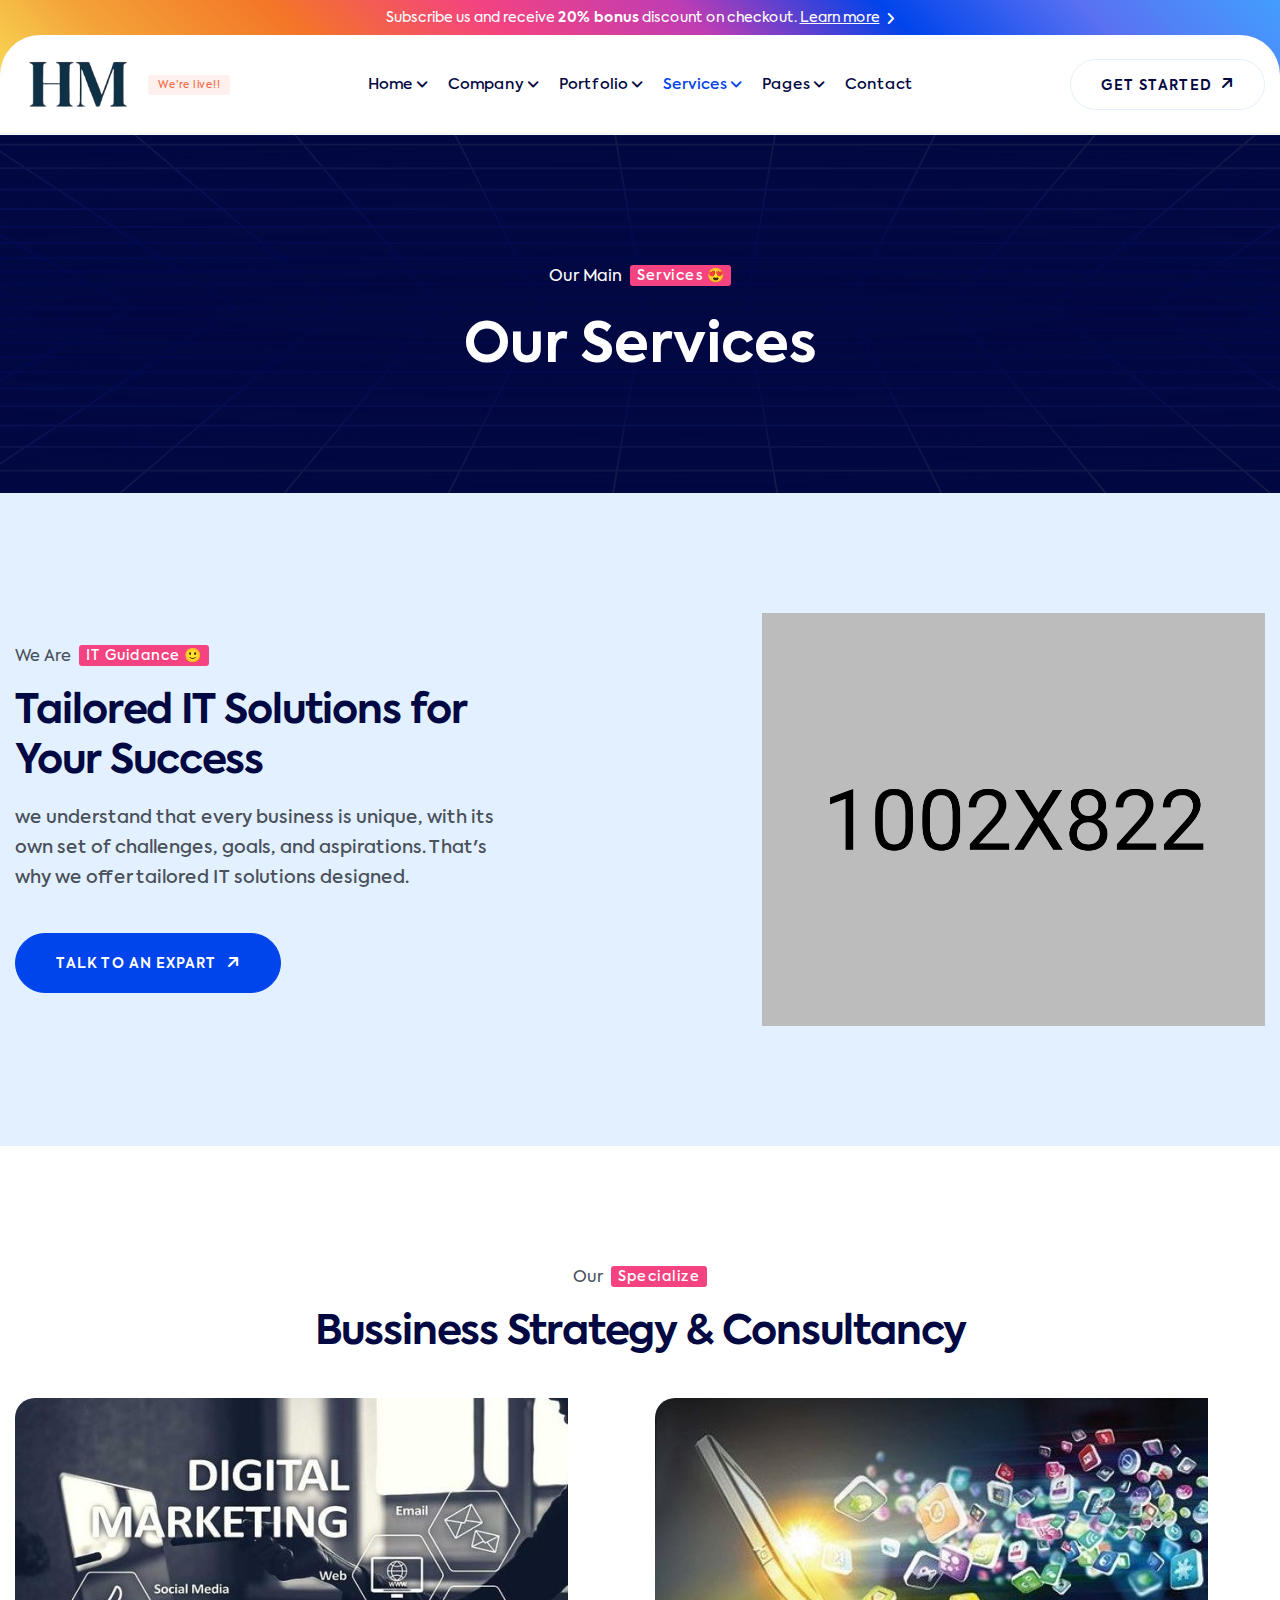
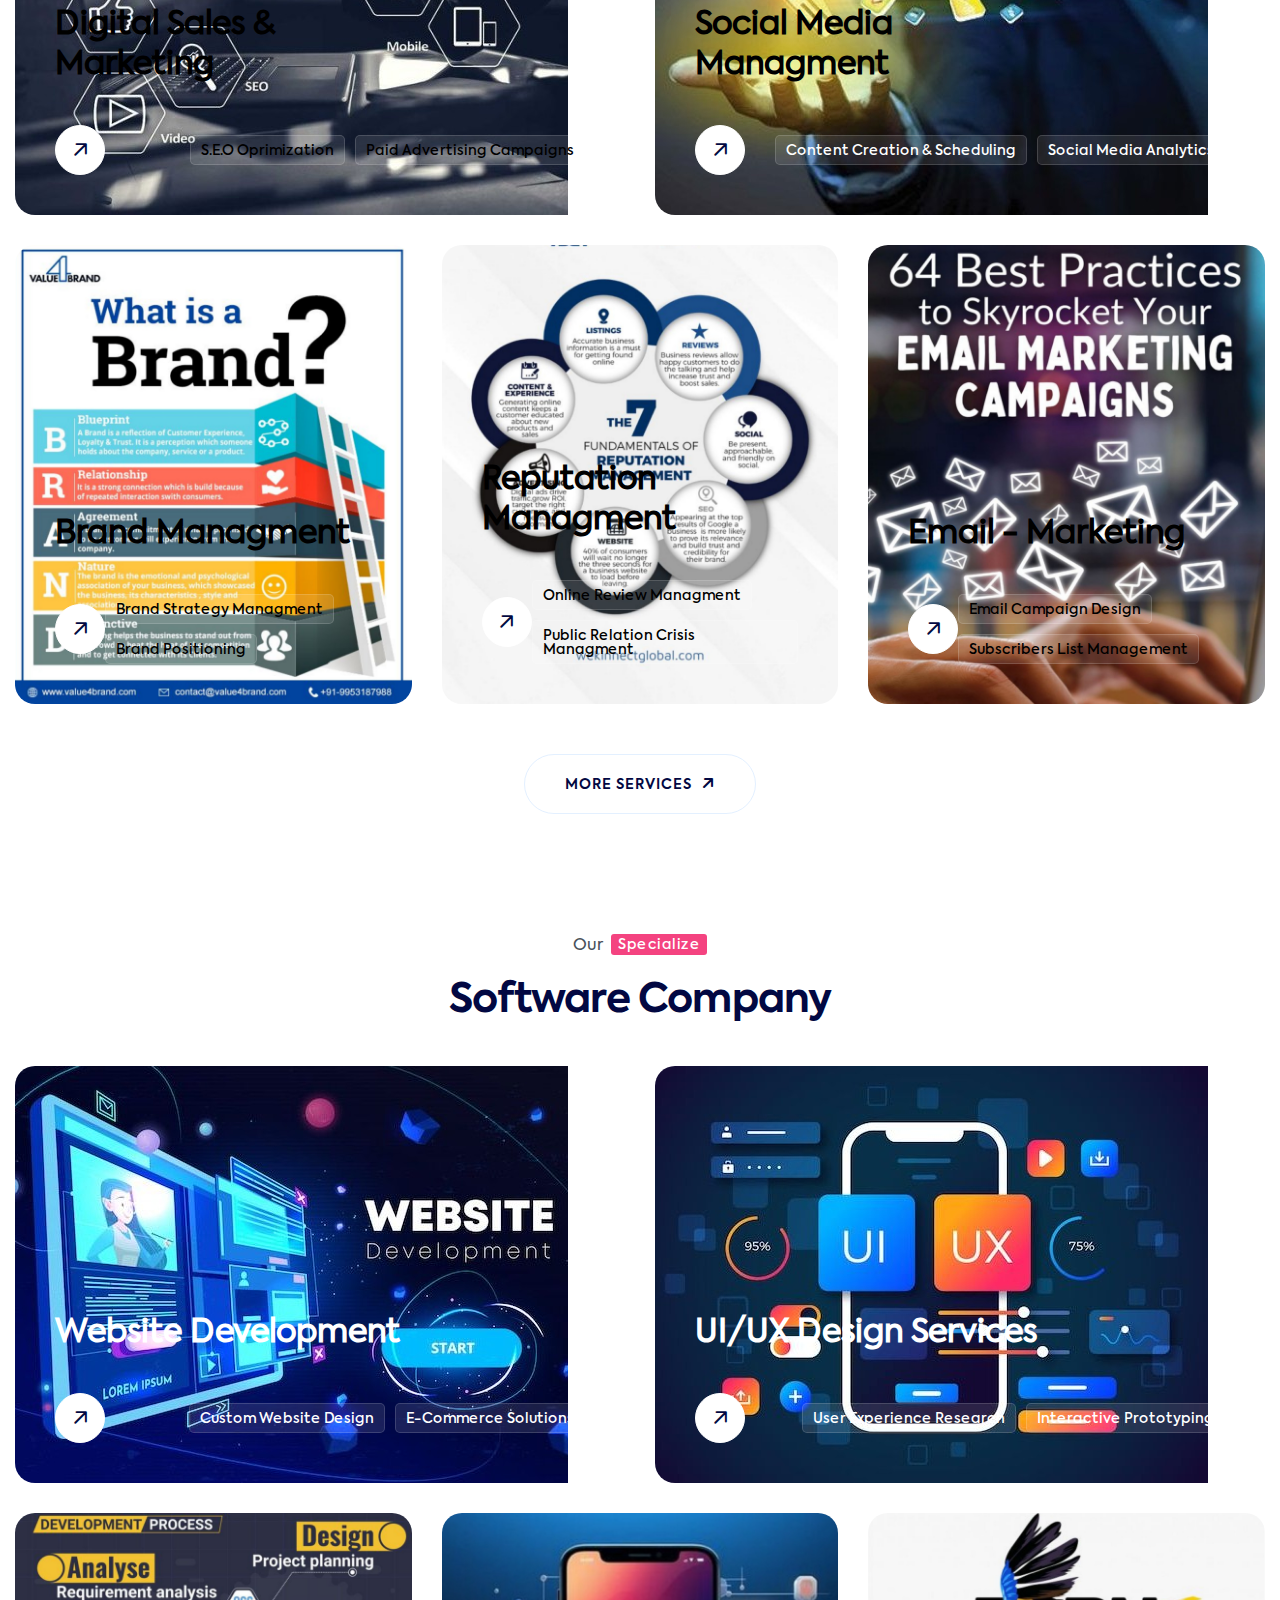
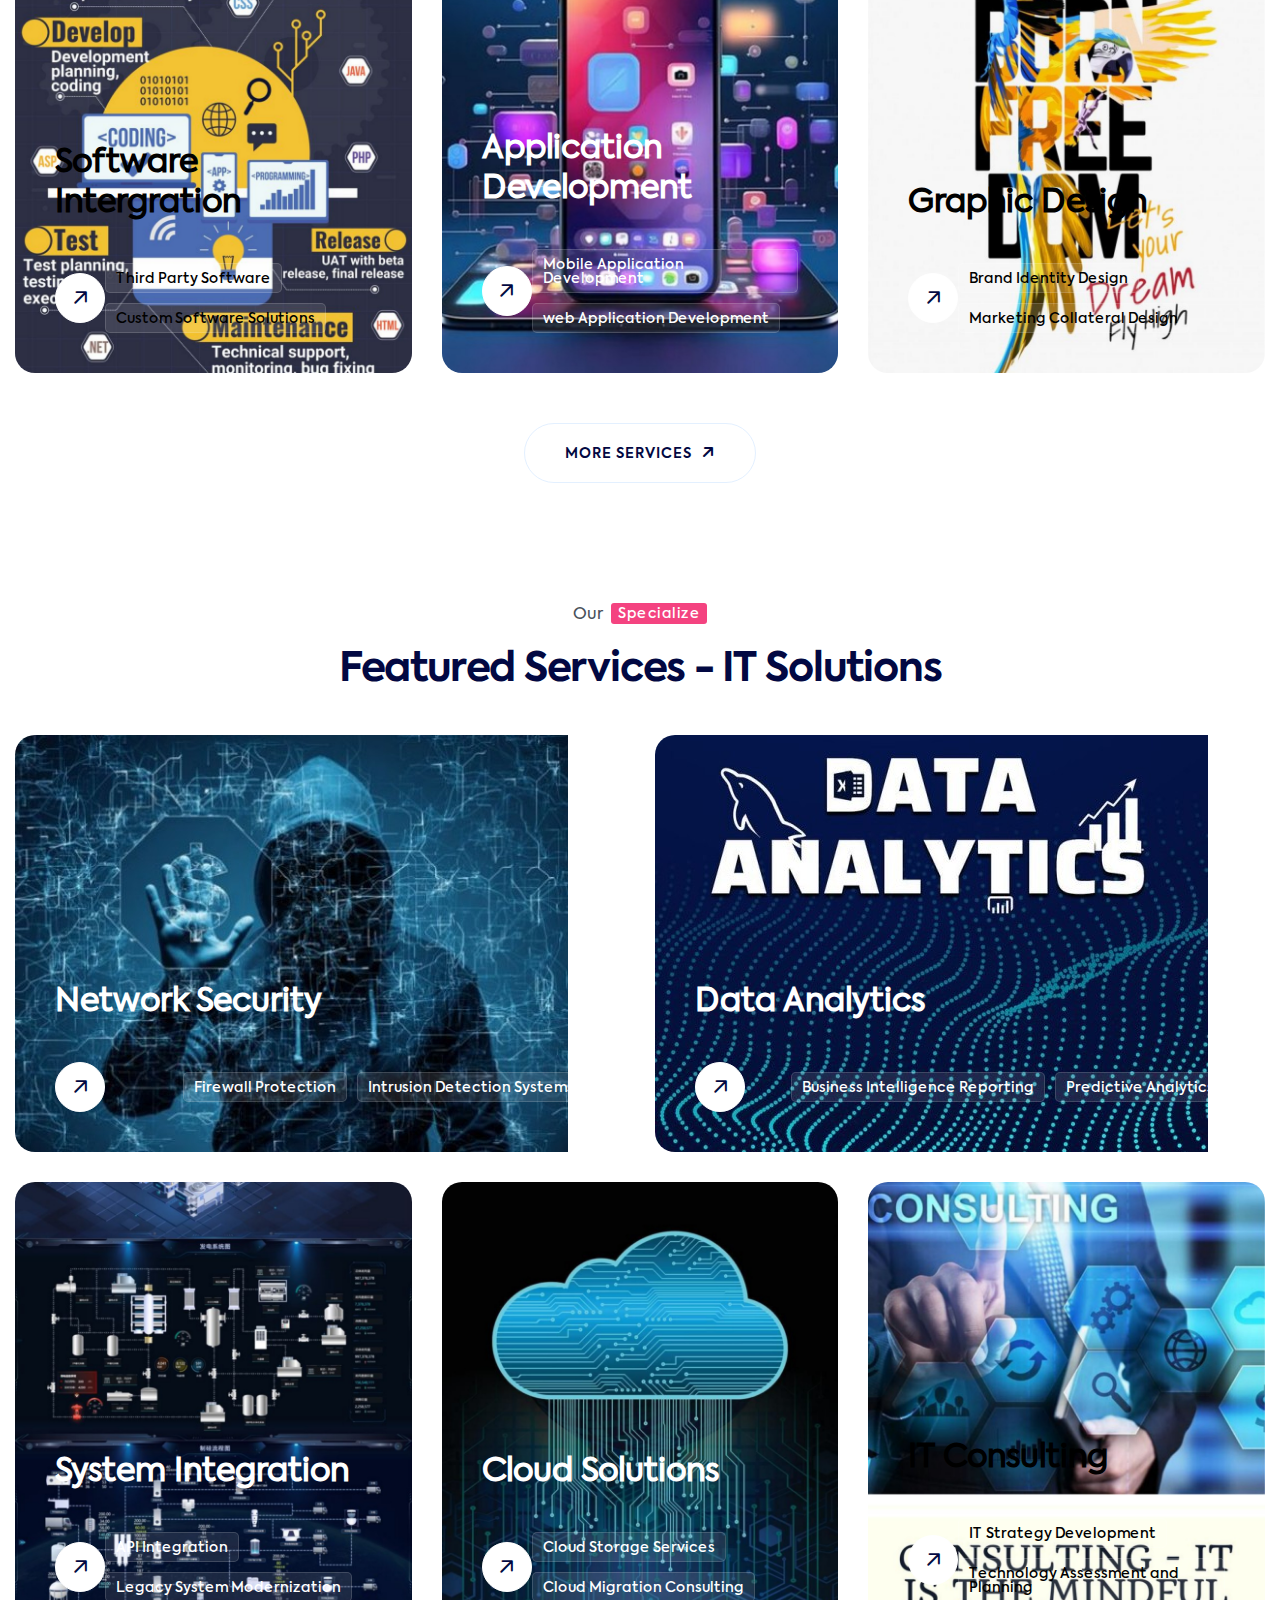
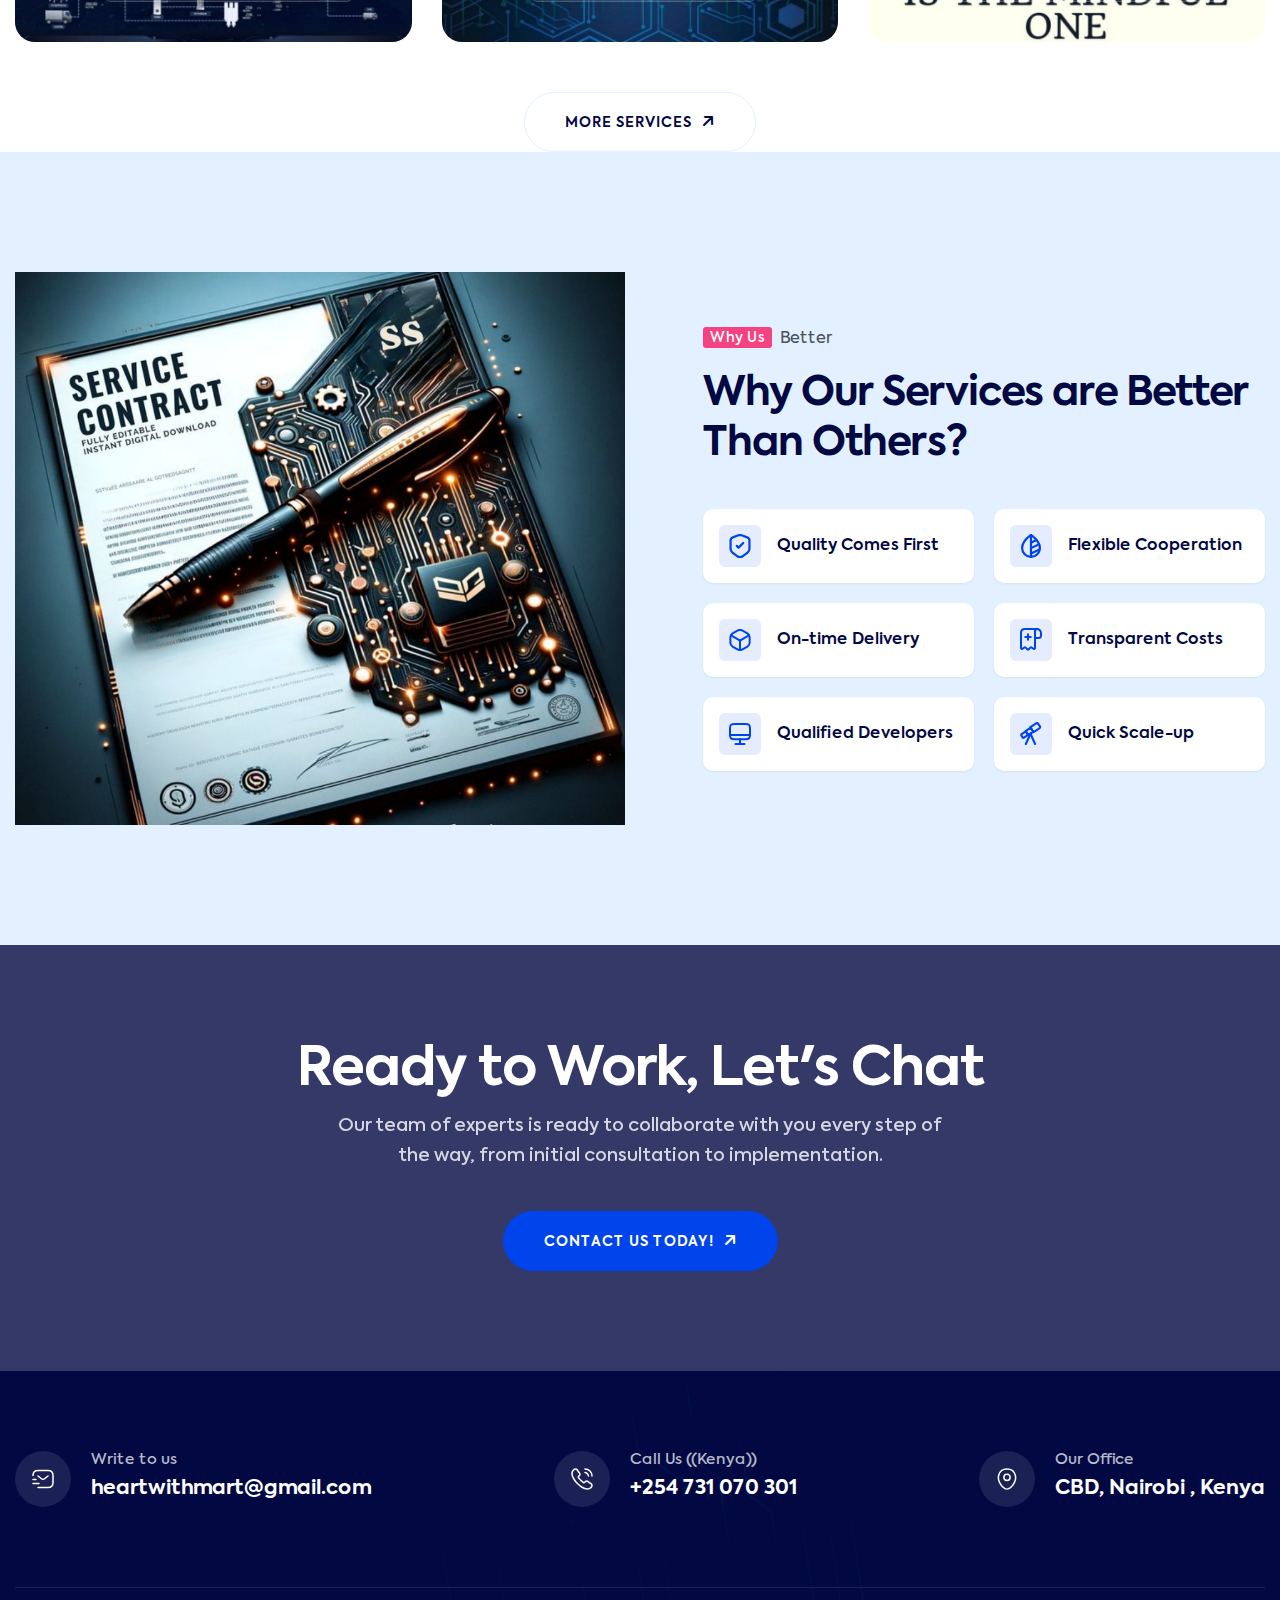
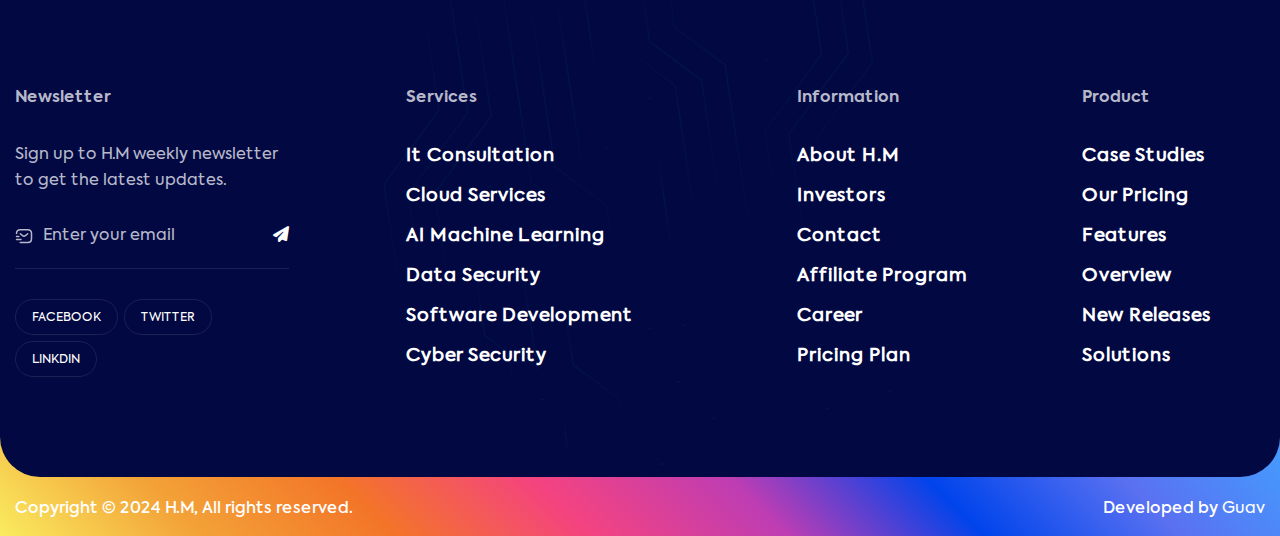
<file: service.html>
<!DOCTYPE html>
<html lang="en">

  <head>
    <meta charset="utf-8" />
    <meta name="viewport" content="width=device-width, initial-scale=1, shrink-to-fit=no" />
    <meta http-equiv="x-ua-compatible" content="ie=edge" />
    <meta name="thumbnail" content="assets/images/H.M_page_thumbnail.webp" />
    <meta name="description" content="H.M – IT Solutions & Technology, Business Consulting, Software Company" />
    <meta name="keywords" content="Bootstrap Site Template" />
    <meta name="author" content="Webrock" />

    <title>
      Our Services – H.M – IT Solutions & Technology, Business Consulting,
      Software Company
    </title>
    <link rel="shortcut icon" href="assets/images/site_logo/favourite_icon_2.svg" />

    <!-- Fraimwork - CSS Include -->
    <link rel="stylesheet" type="text/css" href="assets/css/bootstrap.min.css" />

    <!-- Icon - CSS Include -->
    <link rel="stylesheet" type="text/css" href="assets/css/fontawesome.css" />

    <!-- Animation - CSS Include -->
    <link rel="stylesheet" type="text/css" href="assets/css/animate.min.css" />

    <!-- Carousel - CSS Include -->
    <link rel="stylesheet" type="text/css" href="assets/css/swiper-bundle.min.css" />

    <!-- Video & Image Popup - CSS Include -->
    <link rel="stylesheet" type="text/css" href="assets/css/magnific-popup.min.css" />

    <!-- Counter - CSS Include -->
    <link rel="stylesheet" type="text/css" href="assets/css/odometer.min.css" />

    <!-- Custom - CSS Include -->
    <link rel="stylesheet" type="text/css" href="assets/css/style.css" />
  </head>

  <body>
    <!-- Body Wrap - Start -->
    <div class="page_wrapper">
      <!-- Preloader - Start -->
      <div id="preloader" class="preloader">
        <div class="loader-circle">
          <div class="loader-line-mask">
            <div class="loader-line"></div>
          </div>
          <div class="loader-logo">
            <img src="assets/images/site_logo/site_logo_2.jpeg"
              alt="Site Logo – H.M – IT Solutions &amp; Technology Site Template" />
          </div>
        </div>
      </div>
      <!-- Preloader - End -->

      <!-- Back To Top - Start -->
      <div class="backtotop">
        <a href="#" class="scroll">
          <i class="fa-solid fa-arrow-up"></i>
        </a>
      </div>
      <!-- Back To Top - End -->

      <!-- Site Header - Start
      ================================================== -->
      <header class="site_header site_header_1">
        <div class="header_top text-center">
          <div class="container">
            <p class="m-0">
              Subscribe us and receive <b>20% bonus</b> discount on checkout.
              <a href="pricing.html"><u>Learn more</u> <i class="fa-solid fa-angle-right"></i></a>
            </p>
          </div>
        </div>
        <div class="header_bottom stricky">
          <div class="container">
            <div class="row align-items-center">
              <div class="col-xl-3 col-lg-2 col-5">
                <div class="site_logo">
                  <a class="site_link" href="index.html">
                    <img src="assets/images/site_logo/site_logo_3.jpeg"
                      alt="Site Logo – H.M – IT Solutions & Technology, Business Consulting, Software Company" />
                  </a>
                  <div class="badge bg-danger-subtle text-danger">
                    We’re live!!
                  </div>
                </div>
              </div>
              <div class="col-xl-6 col-lg-7 col-2">
                <nav class="main_menu navbar navbar-expand-lg">
                  <div class="main_menu_inner collapse navbar-collapse justify-content-lg-center"
                    id="main_menu_dropdown">
                    <ul class="main_menu_list unordered_list justify-content-center">
                      <li class="dropdown">
                        <a class="nav-link" href="#" id="home_submenu" role="button" data-bs-toggle="dropdown"
                          aria-expanded="false">
                          Home
                        </a>
                        <ul class="dropdown-menu" aria-labelledby="home_submenu">
                          <li><a href="index.html">IT Solution</a></li>
                          <li>
                            <a href="index_software_company.html">Software Company</a>
                          </li>
                          <li>
                            <a href="index_business_consulting.html">Business Consulting</a>
                          </li>
                        </ul>
                      </li>
                      <li class="dropdown">
                        <a class="nav-link" href="#" id="company_submenu" role="button" data-bs-toggle="dropdown"
                          aria-expanded="false">
                          Company
                        </a>
                        <div class="dropdown-menu mega_menu_wrapper" aria-labelledby="company_submenu">
                          <div class="container">
                            <div class="row">
                              <div class="col-lg-9">
                                <div class="megamenu_pages_wrapper mb-5">
                                  <div class="row">
                                    <div class="col-lg-3 col-md-6">
                                      <a class="iconbox_block_2" href="about.html">
                                        <span class="icon_title_wrap">
                                          <small class="iconbox_icon">
                                            <img src="assets/images/icons/icon_wifi.svg" alt="Wifi SVG Icon" />
                                          </small>
                                          <small class="iconbox_title">About Us</small>
                                        </span>
                                        <span class="description mb-0">
                                          Learn more about H.M
                                        </span>
                                      </a>
                                    </div>
                                    <div class="col-lg-3 col-md-6">
                                      <a class="iconbox_block_2" href="pricing.html">
                                        <span class="icon_title_wrap">
                                          <small class="iconbox_icon">
                                            <img src="assets/images/icons/icon_dollar_2.svg" alt="Dollar SVG Icon" />
                                          </small>
                                          <small class="iconbox_title">Our Pricing</small>
                                        </span>
                                        <span class="description mb-0">
                                          Streamlined Pricing
                                        </span>
                                      </a>
                                    </div>
                                    <div class="col-lg-3 col-md-6">
                                      <a class="iconbox_block_2" href="portfolio.html">
                                        <span class="icon_title_wrap">
                                          <small class="iconbox_icon">
                                            <img src="assets/images/icons/icon_chart.svg" alt="Chart SVG Icon" />
                                          </small>
                                          <small class="iconbox_title">Portfolio</small>
                                        </span>
                                        <span class="description mb-0">
                                          Explore our all overview
                                        </span>
                                      </a>
                                    </div>
                                    <div class="col-lg-3 col-md-6">
                                      <a class="iconbox_block_2" href="portfolio_details.html">
                                        <span class="icon_title_wrap">
                                          <small class="iconbox_icon">
                                            <img src="assets/images/icons/icon_tag_2.svg" alt="Event Tag SVG Icon" />
                                          </small>
                                          <small class="iconbox_title">Portfolio Details</small>
                                        </span>
                                        <span class="description mb-0">
                                          Explore our work overview
                                        </span>
                                      </a>
                                    </div>
                                    <div class="col-lg-3 col-md-6">
                                      <a class="iconbox_block_2" href="team.html">
                                        <span class="icon_title_wrap">
                                          <small class="iconbox_icon">
                                            <img src="assets/images/icons/icon_user_2.svg" alt="User Check SVG Icon" />
                                          </small>
                                          <small class="iconbox_title">Team</small>
                                        </span>
                                        <span class="description mb-0">
                                          We are friendly Join our team
                                        </span>
                                      </a>
                                    </div>
                                    <div class="col-lg-3 col-md-6">
                                      <a class="iconbox_block_2" href="team_details.html">
                                        <span class="icon_title_wrap">
                                          <small class="iconbox_icon">
                                            <img src="assets/images/icons/icon_users.svg" alt="Users SVG Icon" />
                                          </small>
                                          <small class="iconbox_title">Team Details</small>
                                        </span>
                                        <span class="description mb-0">
                                          We are friendly Join our team
                                        </span>
                                      </a>
                                    </div>
                                    <div class="col-lg-3 col-md-6">
                                      <a class="iconbox_block_2" href="service.html">
                                        <span class="icon_title_wrap">
                                          <small class="iconbox_icon">
                                            <img src="assets/images/icons/icon_pen.svg" alt="Pen SVG Icon" />
                                          </small>
                                          <small class="iconbox_title">Services</small>
                                        </span>
                                        <small class="description mb-0">
                                          Happy to help you!
                                        </small>
                                      </a>
                                    </div>
                                    <div class="col-lg-3 col-md-6">
                                      <a class="iconbox_block_2" href="service_details.html">
                                        <span class="icon_title_wrap">
                                          <small class="iconbox_icon">
                                            <img src="assets/images/icons/icon_pen.svg" alt="Pen SVG Icon" />
                                          </small>
                                          <small class="iconbox_title">Service Details</small>
                                        </span>
                                        <small class="description mb-0">
                                          Happy to help you!
                                        </small>
                                      </a>
                                    </div>
                                  </div>
                                </div>
                                <ul class="btns_group p-0 unordered_list justify-content-start">
                                  <li>
                                    <a class="btn btn-primary" href="contact.html">
                                      <span class="btn_label" data-text="Free Consultation">Free Consultation</span>
                                      <span class="btn_icon">
                                        <i class="fa-solid fa-arrow-up-right"></i>
                                      </span>
                                    </a>
                                  </li>
                                  <li>
                                    <div class="review_short_info_2">
                                      <div class="review_admin_logo">
                                        <img src="assets/images/clients/client_logo_9.webp" alt="Client Logo" />
                                      </div>
                                      <div class="review_info_content">
                                        <ul class="rating_block unordered_list">
                                          <li>
                                            <i class="fa-solid fa-star fa-fw"></i>
                                          </li>
                                          <li>
                                            <i class="fa-solid fa-star fa-fw"></i>
                                          </li>
                                          <li>
                                            <i class="fa-solid fa-star fa-fw"></i>
                                          </li>
                                          <li>
                                            <i class="fa-solid fa-star fa-fw"></i>
                                          </li>
                                          <li>
                                            <i class="fa-solid fa-star fa-fw"></i>
                                          </li>
                                        </ul>
                                        <div class="review_counter">
                                          From <b>200+</b> reviews
                                        </div>
                                      </div>
                                    </div>
                                  </li>
                                  <li>
                                    <div class="review_short_info_2">
                                      <div class="review_admin_logo">
                                        <img src="assets/images/clients/client_logo_10.webp" alt="Client Logo" />
                                      </div>
                                      <div class="review_info_content">
                                        <ul class="rating_block unordered_list">
                                          <li>
                                            <i class="fa-solid fa-star fa-fw"></i>
                                          </li>
                                          <li>
                                            <i class="fa-solid fa-star fa-fw"></i>
                                          </li>
                                          <li>
                                            <i class="fa-solid fa-star fa-fw"></i>
                                          </li>
                                          <li>
                                            <i class="fa-solid fa-star fa-fw"></i>
                                          </li>
                                          <li>
                                            <i class="fa-solid fa-star fa-fw"></i>
                                          </li>
                                        </ul>
                                        <div class="review_counter">
                                          From <b>200+</b> reviews
                                        </div>
                                      </div>
                                    </div>
                                  </li>
                                </ul>
                              </div>
                              <div class="col-lg-3">
                                <div class="site_author bg-primary">
                                  <div class="author_box">
                                    <div class="author_image bg-light">
                                      <img src="assets/images/avatar/avatar_7.webp" alt="Site Author Image" />
                                    </div>
                                    <div class="author_box_content">
                                      <h3 class="author_name text-white">
                                        Martha Wambeo
                                      </h3>
                                      <span class="author_designation text-white">CEO & Founder At H.M</span>
                                    </div>
                                    <div class="quote_icon">
                                      <img src="assets/images/icons/icon_quote.svg" alt="Quote Icon" />
                                    </div>
                                  </div>
                                  <p class="mb-0 text-white">
                                    As a CEO & Founder At H.M I have been voice
                                    crying in the wilderness, trying to make
                                    requirements clear, use every minute to
                                    deliver the result, and not reinvent the
                                    wheel. Here at H.M, I made that possible for
                                    the clients.
                                  </p>
                                </div>
                              </div>
                            </div>
                          </div>
                        </div>
                      </li>
                      <li class="dropdown">
                        <a class="nav-link" href="#" id="portfolio_submenu" role="button" data-bs-toggle="dropdown"
                          aria-expanded="false">
                          Portfolio
                        </a>
                        <ul class="dropdown-menu" aria-labelledby="portfolio_submenu">
                          <li><a href="portfolio.html">Portfolio</a></li>
                          <li>
                            <a href="portfolio_details.html">Portfolio Details</a>
                          </li>
                        </ul>
                      </li>
                      <li class="dropdown active">
                        <a class="nav-link" href="#" id="services_submenu" role="button" data-bs-toggle="dropdown"
                          aria-expanded="false">
                          Services
                        </a>
                        <div class="dropdown-menu mega_menu_wrapper p-0" aria-labelledby="services_submenu">
                          <div class="container">
                            <div class="row justify-content-lg-between">
                              <div class="col-lg-8">
                                <div class="row">
                                  <div class="col-lg-4">
                                    <div class="megamenu_widget">
                                      <h3 class="megamenu_info_title">
                                        Services
                                      </h3>
                                      <ul class="icon_list unordered_list_block">
                                        <li>
                                          <a href="service_details.html">
                                            <span class="icon_list_text">
                                              IT Management Services
                                            </span>
                                          </a>
                                        </li>
                                        <li>
                                          <a href="service_details.html">
                                            <span class="icon_list_text">
                                              Data Tracking Security
                                            </span>
                                          </a>
                                        </li>
                                        <li>
                                          <a href="service_details.html">
                                            <span class="icon_list_text">
                                              Website Development
                                            </span>
                                          </a>
                                        </li>
                                        <li>
                                          <a href="service_details.html">
                                            <span class="icon_list_text">
                                              CRM Solutions and Design
                                            </span>
                                          </a>
                                        </li>
                                        <li>
                                          <a href="service_details.html">
                                            <span class="icon_list_text">
                                              UI/UX Design Services
                                            </span>
                                          </a>
                                        </li>
                                        <li>
                                          <a href="service_details.html">
                                            <span class="icon_list_text">
                                              Technology Solution
                                            </span>
                                          </a>
                                        </li>
                                        <li>
                                          <a href="service_details.html">
                                            <span class="icon_list_text">
                                              Software Development
                                            </span>
                                          </a>
                                        </li>

                                        <!-- Added Services -->
                                        <li>
                                          <a href="service_details.html">
                                            <span class="icon_list_text">
                                              Cyber Security - Network Security
                                            </span>
                                          </a>
                                        </li>
                                        <li>
                                          <a href="service_details.html">
                                            <span class="icon_list_text">
                                              Data Analytics
                                            </span>
                                          </a>
                                        </li>
                                        <li>
                                          <a href="service_details.html">
                                            <span class="icon_list_text">
                                              Digital Strategy and Consulting
                                            </span>
                                          </a>
                                        </li>
                                        <li>
                                          <a href="service_details.html">
                                            <span class="icon_list_text">
                                              Digital Sales and Marketing
                                            </span>
                                          </a>
                                        </li>
                                        <li>
                                          <a href="service_details.html">
                                            <span class="icon_list_text">
                                              E-mail Marketing
                                            </span>
                                          </a>
                                        </li>
                                        <li>
                                          <a href="service_details.html">
                                            <span class="icon_list_text">
                                              Brand Management
                                            </span>
                                          </a>
                                        </li>
                                        <li>
                                          <a href="service_details.html">
                                            <span class="icon_list_text">
                                              Reputation Management
                                            </span>
                                          </a>
                                        </li>
                                        <li>
                                          <a href="service_details.html">
                                            <span class="icon_list_text">
                                              Social Media Management
                                            </span>
                                          </a>
                                        </li>
                                        <li>
                                          <a href="service_details.html">
                                            <span class="icon_list_text">
                                              Graphic Design
                                            </span>
                                          </a>
                                        </li>

                                        <div class="col-lg-4">
                                          <div class="megamenu_widget">
                                            <h3 class="megamenu_info_title">
                                              Our Fields
                                            </h3>
                                            <ul class="icon_list unordered_list_block">
                                              <li>
                                                <a href="fields.html">
                                                  <span class="icon_list_text">
                                                    Healthcare
                                                  </span>
                                                </a>
                                              </li>
                                              <li>
                                                <a href="fields.html">
                                                  <span class="icon_list_text">
                                                    Banks
                                                  </span>
                                                </a>
                                              </li>
                                              <li>
                                                <a href="fields.html">
                                                  <span class="icon_list_text">
                                                    Logistics
                                                  </span>
                                                </a>
                                              </li>
                                              <li>
                                                <a href="fields.html">
                                                  <span class="icon_list_text">
                                                    Supermarkets
                                                  </span>
                                                </a>
                                              </li>
                                              <li>
                                                <a href="fields.html">
                                                  <span class="icon_list_text">
                                                    Industries
                                                  </span>
                                                </a>
                                              </li>
                                              <li>
                                                <a href="fields.html">
                                                  <span class="icon_list_text">
                                                    Hotels
                                                  </span>
                                                </a>
                                              </li>
                                              <li>
                                                <a href="fields.html">
                                                  <span class="icon_list_text">
                                                    Fintech
                                                  </span>
                                                </a>
                                              </li>
                                            </ul>
                                          </div>
                                        </div>
                                        <div class="col-lg-4">
                                          <div class="megamenu_widget">
                                            <h3 class="megamenu_info_title">
                                              Product
                                            </h3>
                                            <ul class="icon_list unordered_list_block">
                                              <li>
                                                <a href="portfolio.html">
                                                  <span class="icon_list_text">
                                                    Case Studies
                                                  </span>
                                                </a>
                                              </li>
                                              <li>
                                                <a href="pricing.html">
                                                  <span class="icon_list_text">
                                                    Our Pricing
                                                  </span>
                                                </a>
                                              </li>
                                              <li>
                                                <a href="service.html">
                                                  <span class="icon_list_text">
                                                    Features
                                                  </span>
                                                </a>
                                              </li>
                                              <li>
                                                <a href="about.html">
                                                  <span class="icon_list_text">
                                                    Overview
                                                  </span>
                                                </a>
                                              </li>
                                              <li>
                                                <a href="#!">
                                                  <span class="icon_list_text">
                                                    New Releases
                                                  </span>
                                                </a>
                                              </li>
                                              <li>
                                                <a href="service.html">
                                                  <span class="icon_list_text">
                                                    Solutions
                                                  </span>
                                                </a>
                                              </li>
                                            </ul>
                                          </div>
                                        </div>
                                    </div>
                                    <div class="social_area">
                                      <ul class="social_icons_block unordered_list" data-text="Follow Us:">
                                        <li>
                                          <a href="#!">
                                            <i class="fa-brands fa-facebook-f"></i>
                                          </a>
                                        </li>
                                        <li>
                                          <a href="#!">
                                            <i class="fa-brands fa-twitter"></i>
                                          </a>
                                        </li>
                                        <li>
                                          <a href="#!">
                                            <i class="fa-brands fa-linkedin-in"></i>
                                          </a>
                                        </li>
                                        <li>
                                          <a href="#!">
                                            <i class="fa-brands fa-dribbble"></i>
                                          </a>
                                        </li>
                                      </ul>
                                      <p class="career_link m-0">
                                        Looking for the ultimate consultancy?
                                        <a href="#!">We’re live!!</a>
                                      </p>
                                    </div>
                                  </div>
                                  <div class="col-lg-3">
                                    <div class="megamenu_case bg-primary">
                                      <h3>Computer Software</h3>
                                      <h4>Astarte Medical</h4>
                                      <img src="assets/images/case/case_image_4.webp" alt="Case Image" />
                                      <a class="btn" href="portfolio.html">
                                        <span class="btn_label" data-text="Read Case">Read Case</span>
                                        <span class="btn_icon">
                                          <i class="fa-solid fa-arrow-up-right"></i>
                                        </span>
                                      </a>
                                    </div>
                                  </div>
                                </div>
                              </div>
                            </div>
                      </li>
                      <li class="dropdown">
                        <a class="nav-link" href="#" id="pages_submenu" role="button" data-bs-toggle="dropdown"
                          aria-expanded="false">
                          Pages
                        </a>
                        <ul class="dropdown-menu" aria-labelledby="pages_submenu">
                          <li><a href="about.html">About Us</a></li>
                          <li class="dropdown">
                            <a class="nav-link" href="#" id="blog_submenu" role="button" data-bs-toggle="dropdown"
                              aria-expanded="false">
                              Blogs
                            </a>
                            <ul class="dropdown-menu" aria-labelledby="blog_submenu">
                              <li><a href="blog.html">Our Blogs</a></li>
                              <li>
                                <a href="blog_details.html">Blog Details</a>
                              </li>
                            </ul>
                          </li>
                          <li><a href="contact.html">Help Center</a></li>
                          <li>
                            <a href="#!">Careers
                              <small class="badge bg-danger-subtle text-danger">We’re live!!</small></a>
                          </li>
                        </ul>
                      </li>
                      <li><a href="contact.html">Contact</a></li>
                    </ul>
                  </div>
                </nav>
              </div>
              <div class="col-xl-3 col-lg-3 col-5">
                <ul class="header_btns_group unordered_list justify-content-end">
                  <li>
                    <!-- Mobile Menu Button -->
                    <button class="mobile_menu_btn navbar-toggler" type="button" data-bs-toggle="collapse"
                      data-bs-target="#main_menu_dropdown" aria-expanded="false" aria-label="Toggle navigation">
                      <i class="far fa-bars"></i>
                    </button>

                    <!-- Collapsible Mobile Menu -->
                    <div class="collapse navbar-collapse" id="main_menu_dropdown">
                      <ul class="navbar-nav main_menu_list unordered_list justify-content-center">
                        <!-- Home Dropdown Menu -->
                        <li class="nav-item dropdown active">
                          <a class="nav-link" href="#" id="home_submenu" role="button" data-bs-toggle="dropdown"
                            aria-expanded="false">
                            Home
                          </a>
                          <ul class="dropdown-menu" aria-labelledby="home_submenu">
                            <li class="active">
                              <a class="dropdown-item" href="index.html">IT Solution</a>
                            </li>
                            <li>
                              <a class="dropdown-item" href="index_software_company.html">Software Company</a>
                            </li>
                            <li>
                              <a class="dropdown-item" href="index_business_consulting.html">Business Consulting</a>
                            </li>
                          </ul>
                        </li>
                        <!-- Other Menu Items -->
                        <li class="nav-item">
                          <a class="nav-link" href="about.html">About Us</a>
                        </li>
                        <li class="nav-item">
                          <a class="nav-link" href="pricing.html">Our Pricing</a>
                        </li>
                        <li class="nav-item">
                          <a class="nav-link" href="portfolio.html">Portfolio</a>
                        </li>
                        <li class="nav-item">
                          <a class="nav-link" href="portfolio_details.html">Portfolio Details</a>
                        </li>
                        <li class="nav-item">
                          <a class="nav-link" href="team.html">Team</a>
                        </li>
                        <li class="nav-item">
                          <a class="nav-link" href="team_details.html">Team Details</a>
                        </li>
                        <li class="nav-item">
                          <a class="nav-link" href="service.html">Services</a>
                        </li>
                        <li class="nav-item">
                          <a class="nav-link" href="service_details.html">Service Details</a>
                        </li>
                        <li class="nav-item">
                          <a class="nav-link" href="blog.html">Blog</a>
                        </li>
                        <li class="nav-item">
                          <a class="nav-link" href="blog_details.html">Blog Details</a>
                        </li>
                        <li class="nav-item">
                          <a class="nav-link" href="contact.html">Contact Us</a>
                        </li>
                        <li class="nav-item">
                          <a class="nav-link" href="fields.html">Fields</a>
                        </li>
                      </ul>
                    </div>

                    <!-- Custom CSS -->
                    <style>
                      .mobile_menu_btn {
                        border: none;
                        background-color: transparent;
                        padding: 10px;
                      }

                      .navbar-toggler-icon {
                        font-size: 1.5rem;
                        color: #333;
                      }

                      .navbar-nav .nav-link {
                        color: #333;
                        padding: 10px 15px;
                        text-align: center;
                      }

                      .navbar-nav .dropdown-menu {
                        background-color: #f8f9fa;
                        border-radius: 0.25rem;
                        box-shadow: 0 0.125rem 0.25rem rgba(0, 0, 0, 0.075);
                      }

                      .navbar-nav .dropdown-item {
                        color: #333;
                        padding: 10px 20px;
                      }

                      .navbar-nav .dropdown-item:hover {
                        background-color: #e9ecef;
                      }
                    </style>

                    <!-- Bootstrap JS and Popper.js (inline) -->
                    <script src="https://cdn.jsdelivr.net/npm/@popperjs/core@2.11.7/dist/umd/popper.min.js"></script>
                    <script src="https://cdn.jsdelivr.net/npm/bootstrap@5.3.0/dist/js/bootstrap.min.js"></script>

                  </li>
                  <li>
                    <a class="btn btn-outline-light" href="pricing.html">
                      <span class="btn_label" data-text="Get Started">Get Started</span>
                      <span class="btn_icon">
                        <i class="fa-solid fa-arrow-up-right"></i>
                      </span>
                    </a>
                  </li>
                </ul>
              </div>
            </div>
          </div>
        </div>
      </header>
      <!-- Site Header - End
      ================================================== -->

      <!-- Main Body - Start
      ================================================== -->
      <main class="page_content">
        <!-- Page Banner Section - Start
        ================================================== -->
        <section class="page_banner_section text-center"
          style="background-image: url('assets/images/shapes/bg_pattern_4.svg')">
          <div class="container">
            <div class="heading_focus_text text-white">
              Our Main
              <span class="badge bg-secondary">Services 😍</span>
            </div>
            <h1 class="page_title mb-0 text-white">Our Services</h1>
          </div>
        </section>
        <!-- Page Banner Section - End
        ================================================== -->

        <!-- About Section - Start
        ================================================== -->
        <section class="about_section section_space bg-light">
          <div class="container">
            <div class="row align-items-center justify-content-lg-between">
              <div class="col-lg-5 order-lg-last">
                <div class="team_cartoon_image">
                  <img src="assets/images/services/service_image_8.webp"
                    alt="Service Cartoon Image - H.M - About Image" />
                </div>
              </div>
              <div class="col-lg-5">
                <div class="about_content">
                  <div class="heading_block">
                    <div class="heading_focus_text">
                      We Are
                      <span class="badge bg-secondary text-white">IT Guidance 🙂</span>
                    </div>
                    <h2 class="heading_text">
                      Tailored IT Solutions for Your Success
                    </h2>
                    <p class="heading_description mb-0">
                      we understand that every business is unique, with its own
                      set of challenges, goals, and aspirations. That's why we
                      offer tailored IT solutions designed.
                    </p>
                  </div>
                  <a class="btn" href="contact.html">
                    <span class="btn_label" data-text="Talk to an Expart">Talk to an Expart</span>
                    <span class="btn_icon">
                      <i class="fa-solid fa-arrow-up-right"></i>
                    </span>
                  </a>
                </div>
              </div>
            </div>
          </div>
        </section>
        <!-- About Section - End
        ================================================== -->

        <!-- Service Section - Start
        ================================================== -->
    <section class="service_section section_space xb-hidden pb-0">
      <div class="container">
        <div class="heading_block text-center">
          <div class="heading_focus_text">
            Our
            <span class="badge bg-secondary text-white">Specialize</span>
          </div>
          <h2 class="heading_text mb-0">
            Bussiness Strategy & Consultancy
          </h2>
        </div>

        <div class="row">
          <div class="col-lg-6">
            <div class="service_block">
              <div class="service_image">
                <img src="assets/images/services/digitalmarketing.jpeg" alt="IT Management Services">
              </div>
              <div class="service_content">
                <h3 class="service_title">
                  <a href="service_details.html" style="color: black;">
                    Digital Sales & Marketing
                  </a>
                </h3>
                <div class="links_wrapper">
                  <ul class="category_btns_group unordered_list">
                    <li><a href="#!" style="color: black;">S.E.O Oprimization</a></li>
                    <li><a href="#!" style="color: black;">Paid Advertising Campaigns</a></li>
                  </ul>
                  <a class="icon_block" href="service_details.html">
                    <i class="fa-regular fa-arrow-up-right"></i>
                  </a>
                </div>
              </div>
            </div>
          </div>
          <div class="col-lg-6">
            <div class="service_block">
              <div class="service_image">
                <img src="assets/images/services/socialmediamanagment.jpeg" alt="IT Management Services">
              </div>
              <div class="service_content">
                <h3 class="service_title">
                  <a href="service_details.html" style="color: black;">
                    Social Media Managment
                  </a>
                </h3>
                <div class="links_wrapper">
                  <ul class="category_btns_group unordered_list">
                    <li><a href="#!">Content Creation & Scheduling</a></li>
                    <li><a href="#!">Social Media Analytics</a></li>
                  </ul>
                  <a class="icon_block" href="service_details.html">
                    <i class="fa-regular fa-arrow-up-right"></i>
                  </a>
                </div>
              </div>
            </div>
          </div>
          <div class="col-lg-4">
            <div class="service_block">
              <div class="service_image">
                <img src="assets/images/services/brandmanagment.jpeg" alt="IT Management Services">
              </div>
              <div class="service_content">
                <h3 class="service_title">
                  <a href="service_details.html" style="color: black;">
                    Brand Managment
                  </a>
                </h3>
                <div class="links_wrapper">
                  <ul class="category_btns_group unordered_list">
                    <li><a href="#!" style="color: black;">Brand Strategy Managment</a></li>
                    <li><a href="#!" style="color: black;">Brand Positioning</a></li>
                  </ul>
                  <a class="icon_block" href="service_details.html">
                    <i class="fa-regular fa-arrow-up-right"></i>
                  </a>
                </div>
              </div>
            </div>
          </div>
          <div class="col-lg-4">
            <div class="service_block">
              <div class="service_image">
                <img src="assets/images/services/reputationmanagment.jpeg" alt="IT Management Services">
              </div>
              <div class="service_content">
                <h3 class="service_title">
                  <a href="service_details.html" style="color: black;">
                    Reputation Managment
                  </a>
                </h3>
                <div class="links_wrapper">
                  <ul class="category_btns_group unordered_list">
                    <li><a href="#!" style="color: black;">Online Review Managment</a></li>
                    <li><a href="#!" style="color: black;">Public Relation Crisis Managment</a></li>
                  </ul>
                  <a class="icon_block" href="service_details.html">
                    <i class="fa-regular fa-arrow-up-right"></i>
                  </a>
                </div>
              </div>
            </div>
          </div>
          <div class="col-lg-4">
            <div class="service_block">
              <div class="service_image">
                <img src="assets/images/services/emailmkt.jpeg" alt="IT Management Services">
              </div>
              <div class="service_content">
                <h3 class="service_title">
                  <a href="service_details.html" style="color: black;">
                    Email - Marketing
                  </a>
                </h3>
                <div class="links_wrapper">
                  <ul class="category_btns_group unordered_list">
                    <li><a href="#!" style="color: black;">Email Campaign Design</a></li>
                    <li><a href="#!" style="color: black;">Subscribers List Management</a></li>
                  </ul>
                  <a class="icon_block" href="service_details.html">
                    <i class="fa-regular fa-arrow-up-right"></i>
                  </a>
                </div>
              </div>
            </div>
          </div>
        </div>

        <div class="btns_group pb-0">
          <a class="btn btn-outline-light" href="service.html">
            <span class="btn_label" data-text="More Services">More Services</span>
            <span class="btn_icon">
              <i class="fa-solid fa-arrow-up-right"></i>
            </span>
          </a>
        </div>
      </div>
    </section>
    <!-- Service Section - End
        ================================================== -->
    <!-- Service Section - Start
================================================== -->
    <section class="service_section section_space xb-hidden pb-0">
      <div class="container">
        <div class="heading_block text-center">
          <div class="heading_focus_text">
            Our
            <span class="badge bg-secondary text-white">Specialize</span>
          </div>
          <h2 class="heading_text mb-0">
            Software Company
          </h2>
        </div>

        <div class="row">
          <div class="col-lg-6">
            <div class="service_block">
              <div class="service_image">
                <img src="assets/images/services/webdev.jpeg" alt="Network Security">
              </div>
              <div class="service_content">
                <h3 class="service_title">
                  <a href="service_details.html">
                    Website Development
                  </a>
                </h3>
                <div class="links_wrapper">
                  <ul class="category_btns_group unordered_list">
                    <li><a href="#!">Custom Website Design</a></li>
                    <li><a href="#!">E-Commerce Solutions</a></li>
                  </ul>
                  <a class="icon_block" href="service_details.html">
                    <i class="fa-regular fa-arrow-up-right"></i>
                  </a>
                </div>
              </div>
            </div>
          </div>
          <div class="col-lg-6">
            <div class="service_block">
              <div class="service_image">
                <img src="assets/images/services/uiux.jpeg" alt="Data Analytics">
              </div>
              <div class="service_content">
                <h3 class="service_title">
                  <a href="service_details.html">
                    UI/UX Design Services
                  </a>
                </h3>
                <div class="links_wrapper">
                  <ul class="category_btns_group unordered_list">
                    <li><a href="#!">User Experience Research</a></li>
                    <li><a href="#!">Interactive Prototyping</a></li>
                  </ul>
                  <a class="icon_block" href="service_details.html">
                    <i class="fa-regular fa-arrow-up-right"></i>
                  </a>
                </div>
              </div>
            </div>
          </div>
          <div class="col-lg-4">
            <div class="service_block">
              <div class="service_image">
                <img src="assets/images/services/software intergration.jpeg" alt="System Integration">
              </div>
              <div class="service_content">
                <h3 class="service_title">
                  <a href="service_details.html" style="color: black;">
                    Software Intergration
                  </a>
                </h3>
                <div class="links_wrapper">
                  <ul class="category_btns_group unordered_list">
                    <li><a href="#!" style="color: black;">Third Party Software</a></li>
                    <li><a href="#!" style="color: black;">Custom Software Solutions</a></li>
                  </ul>
                  <a class="icon_block" href="service_details.html">
                    <i class="fa-regular fa-arrow-up-right"></i>
                  </a>
                </div>
              </div>
            </div>
          </div>
          <div class="col-lg-4">
            <div class="service_block">
              <div class="service_image">
                <img src="assets/images/services/appdev.jpeg" alt="Cloud Solutions">
              </div>
              <div class="service_content">
                <h3 class="service_title">
                  <a href="service_details.html">
                    Application Development
                  </a>
                </h3>
                <div class="links_wrapper">
                  <ul class="category_btns_group unordered_list">
                    <li><a href="#!">Mobile Application Development</a></li>
                    <li><a href="#!">web Application Development</a></li>
                  </ul>
                  <a class="icon_block" href="service_details.html">
                    <i class="fa-regular fa-arrow-up-right"></i>
                  </a>
                </div>
              </div>
            </div>
          </div>
          <div class="col-lg-4">
            <div class="service_block">
              <div class="service_image">
                <img src="assets/images/services/graphic design.jpeg" alt="IT Consulting">
              </div>
              <div class="service_content">
                <h3 class="service_title">
                  <a href="service_details.html" style="color: black;">
                    Graphic Design
                  </a>
                </h3>
                <div class="links_wrapper">
                  <ul class="category_btns_group unordered_list">
                    <li><a href="#!" style="color: black;">Brand Identity Design</a></li>
                    <li><a href="#!" style="color: black;">Marketing Collateral Design</a></li>
                  </ul>
                  <a class="icon_block" href="service_details.html">
                    <i class="fa-regular fa-arrow-up-right"></i>
                  </a>
                </div>
              </div>
            </div>
          </div>
        </div>

        <div class="btns_group pb-0">
          <a class="btn btn-outline-light" href="service.html">
            <span class="btn_label" data-text="More Services">More Services</span>
            <span class="btn_icon">
              <i class="fa-solid fa-arrow-up-right"></i>
            </span>
          </a>
        </div>
      </div>
    </section>
    <!-- Service Section - End
================================================== -->
    <!-- Service Section - Start
================================================== -->
    <section class="service_section section_space xb-hidden pb-0">
      <div class="container">
        <div class="heading_block text-center">
          <div class="heading_focus_text">
            Our
            <span class="badge bg-secondary text-white">Specialize</span>
          </div>
          <h2 class="heading_text mb-0">
            Featured Services - IT Solutions
          </h2>
        </div>

        <div class="row">
          <div class="col-lg-6">
            <div class="service_block">
              <div class="service_image">
                <img src="assets/images/services/netsec.jpeg" alt="Network Security">
              </div>
              <div class="service_content">
                <h3 class="service_title">
                  <a href="service_details.html">
                    Network Security
                  </a>
                </h3>
                <div class="links_wrapper">
                  <ul class="category_btns_group unordered_list">
                    <li><a href="#!">Firewall Protection</a></li>
                    <li><a href="#!">Intrusion Detection Systems</a></li>
                  </ul>
                  <a class="icon_block" href="service_details.html">
                    <i class="fa-regular fa-arrow-up-right"></i>
                  </a>
                </div>
              </div>
            </div>
          </div>
          <div class="col-lg-6">
            <div class="service_block">
              <div class="service_image">
                <img src="assets/images/services/dataanalytics.jpeg" alt="Data Analytics">
              </div>
              <div class="service_content">
                <h3 class="service_title">
                  <a href="service_details.html">
                    Data Analytics
                  </a>
                </h3>
                <div class="links_wrapper">
                  <ul class="category_btns_group unordered_list">
                    <li><a href="#!">Business Intelligence Reporting</a></li>
                    <li><a href="#!">Predictive Analytics</a></li>
                  </ul>
                  <a class="icon_block" href="service_details.html">
                    <i class="fa-regular fa-arrow-up-right"></i>
                  </a>
                </div>
              </div>
            </div>
          </div>
          <div class="col-lg-4">
            <div class="service_block">
              <div class="service_image">
                <img src="assets/images/services/systemintergration.jpeg" alt="System Integration">
              </div>
              <div class="service_content">
                <h3 class="service_title">
                  <a href="service_details.html">
                    System Integration
                  </a>
                </h3>
                <div class="links_wrapper">
                  <ul class="category_btns_group unordered_list">
                    <li><a href="#!">API Integration</a></li>
                    <li><a href="#!">Legacy System Modernization</a></li>
                  </ul>
                  <a class="icon_block" href="service_details.html">
                    <i class="fa-regular fa-arrow-up-right"></i>
                  </a>
                </div>
              </div>
            </div>
          </div>
          <div class="col-lg-4">
            <div class="service_block">
              <div class="service_image">
                <img src="assets/images/services/cloudsolutions.jpeg" alt="Cloud Solutions">
              </div>
              <div class="service_content">
                <h3 class="service_title">
                  <a href="service_details.html">
                    Cloud Solutions
                  </a>
                </h3>
                <div class="links_wrapper">
                  <ul class="category_btns_group unordered_list">
                    <li><a href="#!">Cloud Storage Services</a></li>
                    <li><a href="#!">Cloud Migration Consulting</a></li>
                  </ul>
                  <a class="icon_block" href="service_details.html">
                    <i class="fa-regular fa-arrow-up-right"></i>
                  </a>
                </div>
              </div>
            </div>
          </div>
          <div class="col-lg-4">
            <div class="service_block">
              <div class="service_image">
                <img src="assets/images/services/itconsulting.jpeg" alt="IT Consulting">
              </div>
              <div class="service_content">
                <h3 class="service_title">
                  <a href="service_details.html" style="color: black;">
                    IT Consulting
                  </a>
                </h3>
                <div class="links_wrapper">
                  <ul class="category_btns_group unordered_list">
                    <li><a href="#!" style="color: black;">IT Strategy Development</a></li>
                    <li><a href="#!" style="color: black;">Technology Assessment and Planning</a></li>
                  </ul>
                  <a class="icon_block" href="service_details.html">
                    <i class="fa-regular fa-arrow-up-right"></i>
                  </a>
                </div>
              </div>
            </div>
          </div>
        </div>

        <div class="btns_group pb-0">
          <a class="btn btn-outline-light" href="service.html">
            <span class="btn_label" data-text="More Services">More Services</span>
            <span class="btn_icon">
              <i class="fa-solid fa-arrow-up-right"></i>
            </span>
          </a>
        </div>
      </div>
    </section>
    <!-- Service Section - End
================================================== -->

        <!-- Service Section - Start
        ================================================== -->
        <section class="service_section section_space bg-light">
          <div class="container">
            <div class="row align-items-center justify-content-lg-between">
              <div class="col-lg-6">
                <div class="image_wrap">
                  <img src="assets/images/about/service.jpeg" alt="H.M - About Image" />
                </div>
              </div>
              <div class="col-lg-6">
                <div class="ps-lg-5">
                  <div class="heading_block">
                    <div class="heading_focus_text">
                      <span class="badge bg-secondary text-white">Why Us</span>
                      Better
                    </div>
                    <h2 class="heading_text mb-0">
                      Why Our Services are Better Than Others?
                    </h2>
                  </div>
                  <ul class="service_facilities_group unordered_list">
                    <li>
                      <a class="iconbox_block layout_icon_left" href="service_details.html">
                        <span class="iconbox_icon">
                          <img src="assets/images/icons/icon_check_2.svg" alt="Check SVG Icon" />
                        </span>
                        <span class="iconbox_content">
                          <strong class="iconbox_title mb-0">Quality Comes First</strong>
                        </span>
                      </a>
                    </li>
                    <li>
                      <a class="iconbox_block layout_icon_left" href="service_details.html">
                        <span class="iconbox_icon">
                          <img src="assets/images/icons/icon_leaf.svg" alt="Leaf SVG Icon" />
                        </span>
                        <span class="iconbox_content">
                          <strong class="iconbox_title mb-0">Flexible Cooperation</strong>
                        </span>
                      </a>
                    </li>
                    <li>
                      <a class="iconbox_block layout_icon_left" href="service_details.html">
                        <span class="iconbox_icon">
                          <img src="assets/images/icons/icon_box.svg" alt="Box SVG Icon" />
                        </span>
                        <span class="iconbox_content">
                          <strong class="iconbox_title mb-0">On-time Delivery</strong>
                        </span>
                      </a>
                    </li>
                    <li>
                      <a class="iconbox_block layout_icon_left" href="service_details.html">
                        <span class="iconbox_icon">
                          <img src="assets/images/icons/icon_receipt_add.svg" alt="Receipt Add SVG Icon" />
                        </span>
                        <span class="iconbox_content">
                          <strong class="iconbox_title mb-0">Transparent Costs</strong>
                        </span>
                      </a>
                    </li>
                    <li>
                      <a class="iconbox_block layout_icon_left" href="service_details.html">
                        <span class="iconbox_icon">
                          <img src="assets/images/icons/icon_monitor.svg" alt="Monitor SVG Icon" />
                        </span>
                        <span class="iconbox_content">
                          <strong class="iconbox_title mb-0">Qualified Developers</strong>
                        </span>
                      </a>
                    </li>
                    <li>
                      <a class="iconbox_block layout_icon_left" href="service_details.html">
                        <span class="iconbox_icon">
                          <img src="assets/images/icons/icon_microscope.svg" alt="Microscope SVG Icon" />
                        </span>
                        <span class="iconbox_content">
                          <strong class="iconbox_title mb-0">Quick Scale-up</strong>
                        </span>
                      </a>
                    </li>
                  </ul>
                </div>
              </div>
            </div>
          </div>
        </section>
        <!-- Service Section - End
        ================================================== -->

        <!-- Call To Action Section - Start
        ================================================== -->
        <section class="calltoaction_section parallaxie" style="
            background-image: url('assets/images/backgrounds/bg_image_1.webp');
          ">
          <div class="container text-center">
            <div class="heading_block text-white">
              <h2 class="heading_text">Ready to Work, Let's Chat</h2>
              <p class="heading_description mb-0">
                Our team of experts is ready to collaborate with you every step
                of the way, from initial consultation to implementation.
              </p>
            </div>
            <a class="btn btn-primary" href="contact.html">
              <span class="btn_label" data-text="Contact Us Today!">Contact Us Today!</span>
              <span class="btn_icon">
                <i class="fa-solid fa-arrow-up-right"></i>
              </span>
            </a>
          </div>
        </section>
        <!-- Call To Action Section - End
        ================================================== -->
      </main>
      <!-- Main Body - End
      ================================================== -->

      <!-- Site Footer - Start
      ================================================== -->
      <footer class="site_footer footer_layout_1">
        <div class="content_box" style="background-image: url('assets/images/shapes/bg_pattern_3.svg')">
          <div class="container">
            <div class="diract_contact_links text-white">
              <div class="iconbox_block layout_icon_left">
                <div class="iconbox_icon">
                  <img src="assets/images/icons/icon_mail.svg" alt="Mail SVG Icon" />
                </div>
                <div class="iconbox_content">
                  <h3 class="iconbox_title">Write to us</h3>
                  <p class="mb-0">heartwithmart@gmail.com</p>
                </div>
              </div>
              <div class="iconbox_block layout_icon_left">
                <div class="iconbox_icon">
                  <img src="assets/images/icons/icon_calling.svg" alt="Calling Check SVG Icon" />
                </div>
                <div class="iconbox_content">
                  <h3 class="iconbox_title">Call Us ((Kenya))</h3>
                  <p class="mb-0">+254 731 070 301</p>
                </div>
              </div>
              <div class="iconbox_block layout_icon_left">
                <div class="iconbox_icon">
                  <img src="assets/images/icons/icon_map_mark.svg" alt="Map Mark Check SVG Icon" />
                </div>
                <div class="iconbox_content">
                  <h3 class="iconbox_title">Our Office</h3>
                  <p class="mb-0">CBD, Nairobi , Kenya</p>
                </div>
              </div>
            </div>
            <div class="footer_main_content">
              <div class="row justify-content-lg-between">
                <div class="col-lg-3 col-md-6 col-sm-6">
                  <div class="footer_widget pe-md-3">
                    <h2 class="footer_info_title">Newsletter</h2>
                    <p>
                      Sign up to H.M weekly newsletter to get the latest
                      updates.
                    </p>
                    <form class="footer_newslatter" action="#">
                      <label for="footer_mail_input">
                        <img src="assets/images/icons/icon_mail_2.svg" alt="Mail SVG Icon" />
                      </label>
                      <input id="footer_mail_input" type="email" name="email" placeholder="Enter your email" />
                      <button type="submit">
                        <i class="fa-solid fa-paper-plane"></i>
                      </button>
                    </form>
                    <ul class="social_links_block unordered_list">
                      <li><a href="#!">Facebook</a></li>
                      <li><a href="#!">Twitter</a></li>
                      <li><a href="#!">Linkdin</a></li>
                    </ul>
                  </div>
                </div>
                <div class="col-lg-3 col-md-6 col-sm-6">
                  <div class="footer_widget">
                    <h3 class="footer_info_title">Services</h3>
                    <ul class="icon_list unordered_list_block">
                      <li>
                        <a href="#!">
                          <span class="icon_list_text"> It Consultation </span>
                        </a>
                      </li>
                      <li>
                        <a href="#!">
                          <span class="icon_list_text"> Cloud Services </span>
                        </a>
                      </li>
                      <li>
                        <a href="#!">
                          <span class="icon_list_text">
                            AI Machine Learning
                          </span>
                        </a>
                      </li>
                      <li>
                        <a href="#!">
                          <span class="icon_list_text"> Data Security </span>
                        </a>
                      </li>
                      <li>
                        <a href="#!">
                          <span class="icon_list_text">
                            Software Development
                          </span>
                        </a>
                      </li>
                      <li>
                        <a href="#!">
                          <span class="icon_list_text"> Cyber Security </span>
                        </a>
                      </li>
                    </ul>
                  </div>
                </div>
                <div class="col-lg-2 col-md-6 col-sm-6">
                  <div class="footer_widget">
                    <h3 class="footer_info_title">Information</h3>
                    <ul class="icon_list unordered_list_block">
                      <li>
                        <a href="#!">
                          <span class="icon_list_text"> About H.M </span>
                        </a>
                      </li>
                      <li>
                        <a href="#!">
                          <span class="icon_list_text"> Investors </span>
                        </a>
                      </li>
                      <li>
                        <a href="#!">
                          <span class="icon_list_text"> Contact </span>
                        </a>
                      </li>
                      <li>
                        <a href="#!">
                          <span class="icon_list_text">
                            Affiliate Program
                          </span>
                        </a>
                      </li>
                      <li>
                        <a href="#!">
                          <span class="icon_list_text"> Career </span>
                        </a>
                      </li>
                      <li>
                        <a href="#!">
                          <span class="icon_list_text"> Pricing Plan </span>
                        </a>
                      </li>
                    </ul>
                  </div>
                </div>
                <div class="col-lg-2 col-md-6 col-sm-6">
                  <div class="footer_widget">
                    <h3 class="footer_info_title">Product</h3>
                    <ul class="icon_list unordered_list_block">
                      <li>
                        <a href="#!">
                          <span class="icon_list_text"> Case Studies </span>
                        </a>
                      </li>
                      <li>
                        <a href="#!">
                          <span class="icon_list_text"> Our Pricing </span>
                        </a>
                      </li>
                      <li>
                        <a href="#!">
                          <span class="icon_list_text"> Features </span>
                        </a>
                      </li>
                      <li>
                        <a href="#!">
                          <span class="icon_list_text"> Overview </span>
                        </a>
                      </li>
                      <li>
                        <a href="#!">
                          <span class="icon_list_text"> New Releases </span>
                        </a>
                      </li>
                      <li>
                        <a href="#!">
                          <span class="icon_list_text"> Solutions </span>
                        </a>
                      </li>
                    </ul>
                  </div>
                </div>
              </div>
            </div>
          </div>
        </div>
        <div class="footer_bottom">
          <div class="container d-md-flex align-items-md-center justify-content-md-between">
            <p class="copyright_text m-0">
              Copyright © 2024 H.M, All rights reserved.
            </p>
            <p class="copyright_text m-0">
              Developed by
              <a href="https://guavytechsolutions.com/" target="_blank">Guav</a>
            </p>
          </div>
        </div>
      </footer>
      <!-- Site Footer - End
      ================================================== -->
    </div>
    <!-- Body Wrap - End -->

    <!-- Fraimwork - Jquery Include -->
    <script src="assets/js/jquery.min.js"></script>
    <script src="assets/js/popper.min.js"></script>
    <script src="assets/js/bootstrap.min.js"></script>
    <script src="assets/js/bootstrap-dropdown-ml-hack.min.js"></script>

    <!-- Carousel - Jquery Include -->
    <script src="assets/js/swiper-bundle.min.js"></script>

    <!-- Parallax Effects - jquery include -->
    <script src="assets/js/parallaxie.js"></script>
    <script src="assets/js/parallax-scroll.js"></script>
    <script src="assets/js/wow.min.js"></script>

    <!-- Countdown - Jquery Include -->
    <script src="assets/js/countdown.js"></script>

    <!-- Video & Image Popup - Jquery Include -->
    <script src="assets/js/magnific-popup.min.js"></script>

    <!-- Counter - Jquery Include -->
    <script src="assets/js/appear.min.js"></script>
    <script src="assets/js/odometer.min.js"></script>

    <!-- Circular Progress Bar - Jquery Include -->
    <script src="assets/js/circularProgressBar.min.js"></script>

    <!-- Custom - Jquery Include -->
    <script src="assets/js/main.js"></script>
  </body>

</html>
</file>
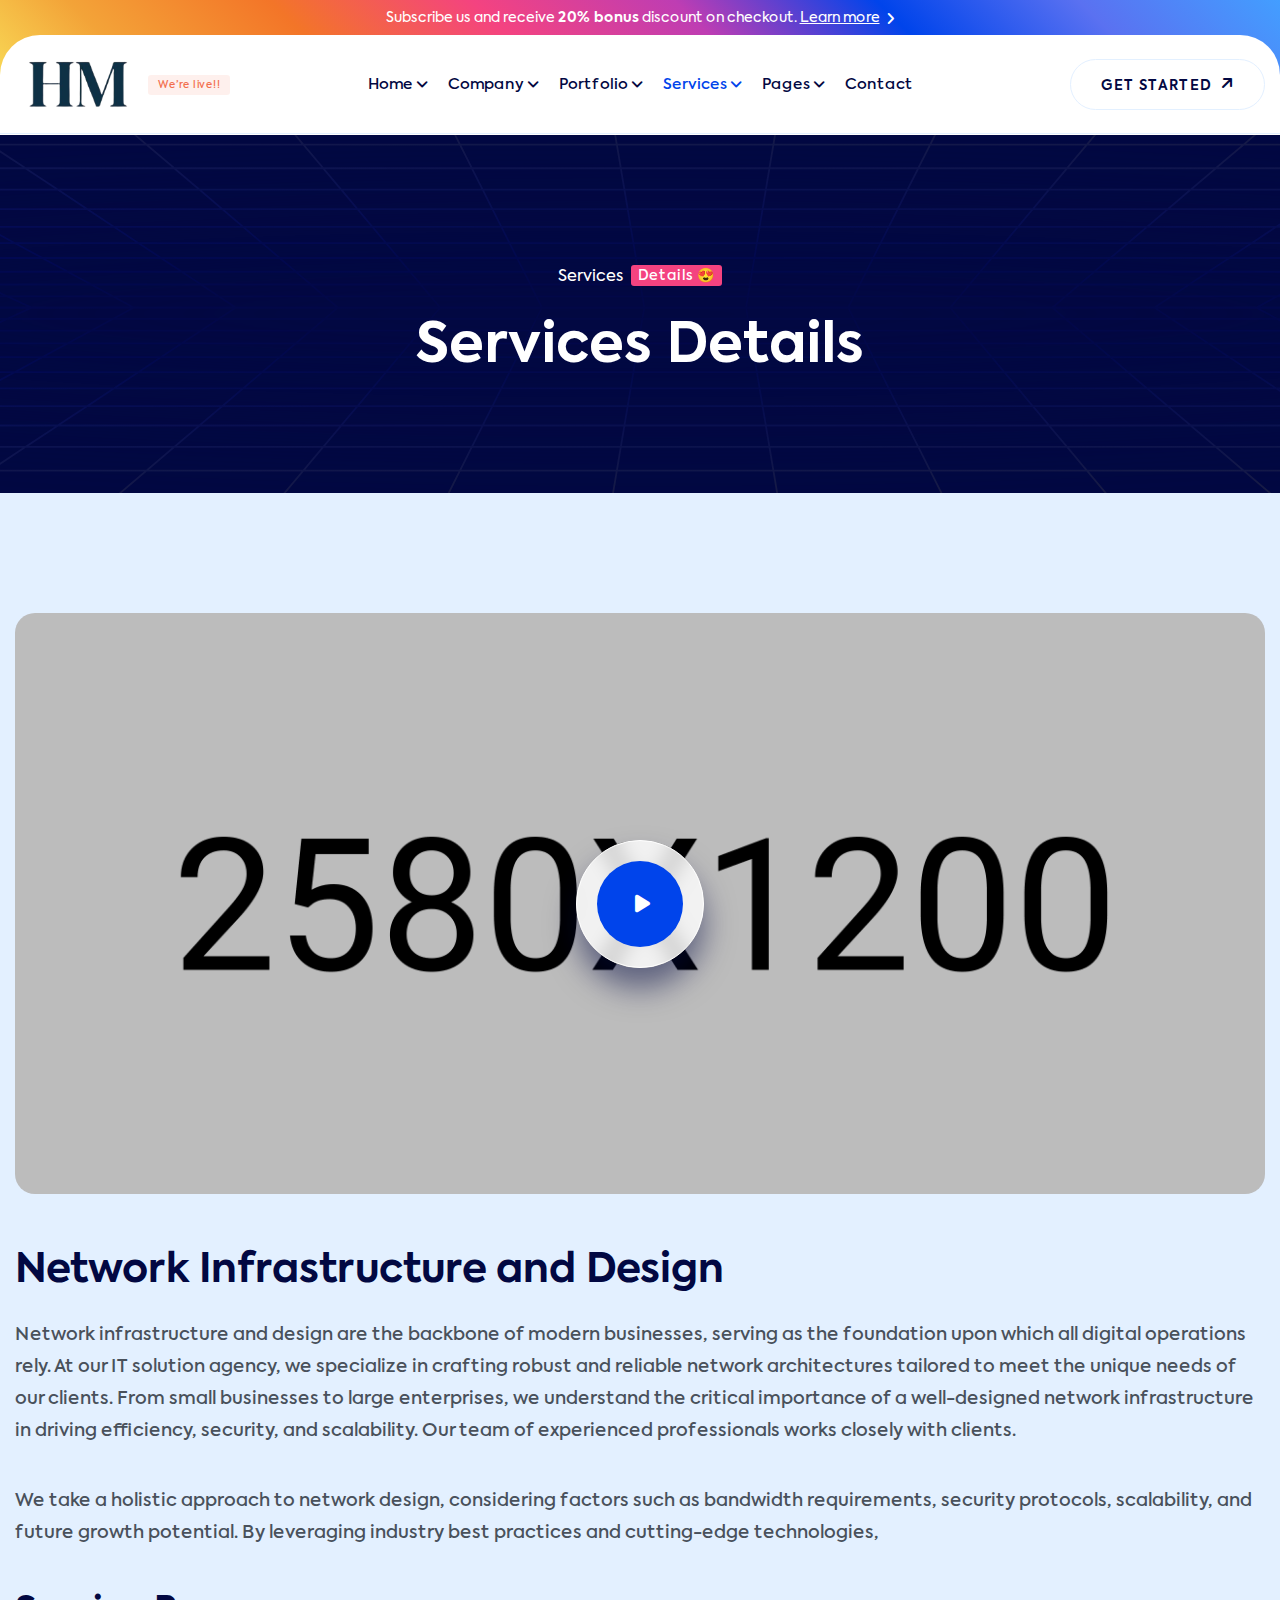
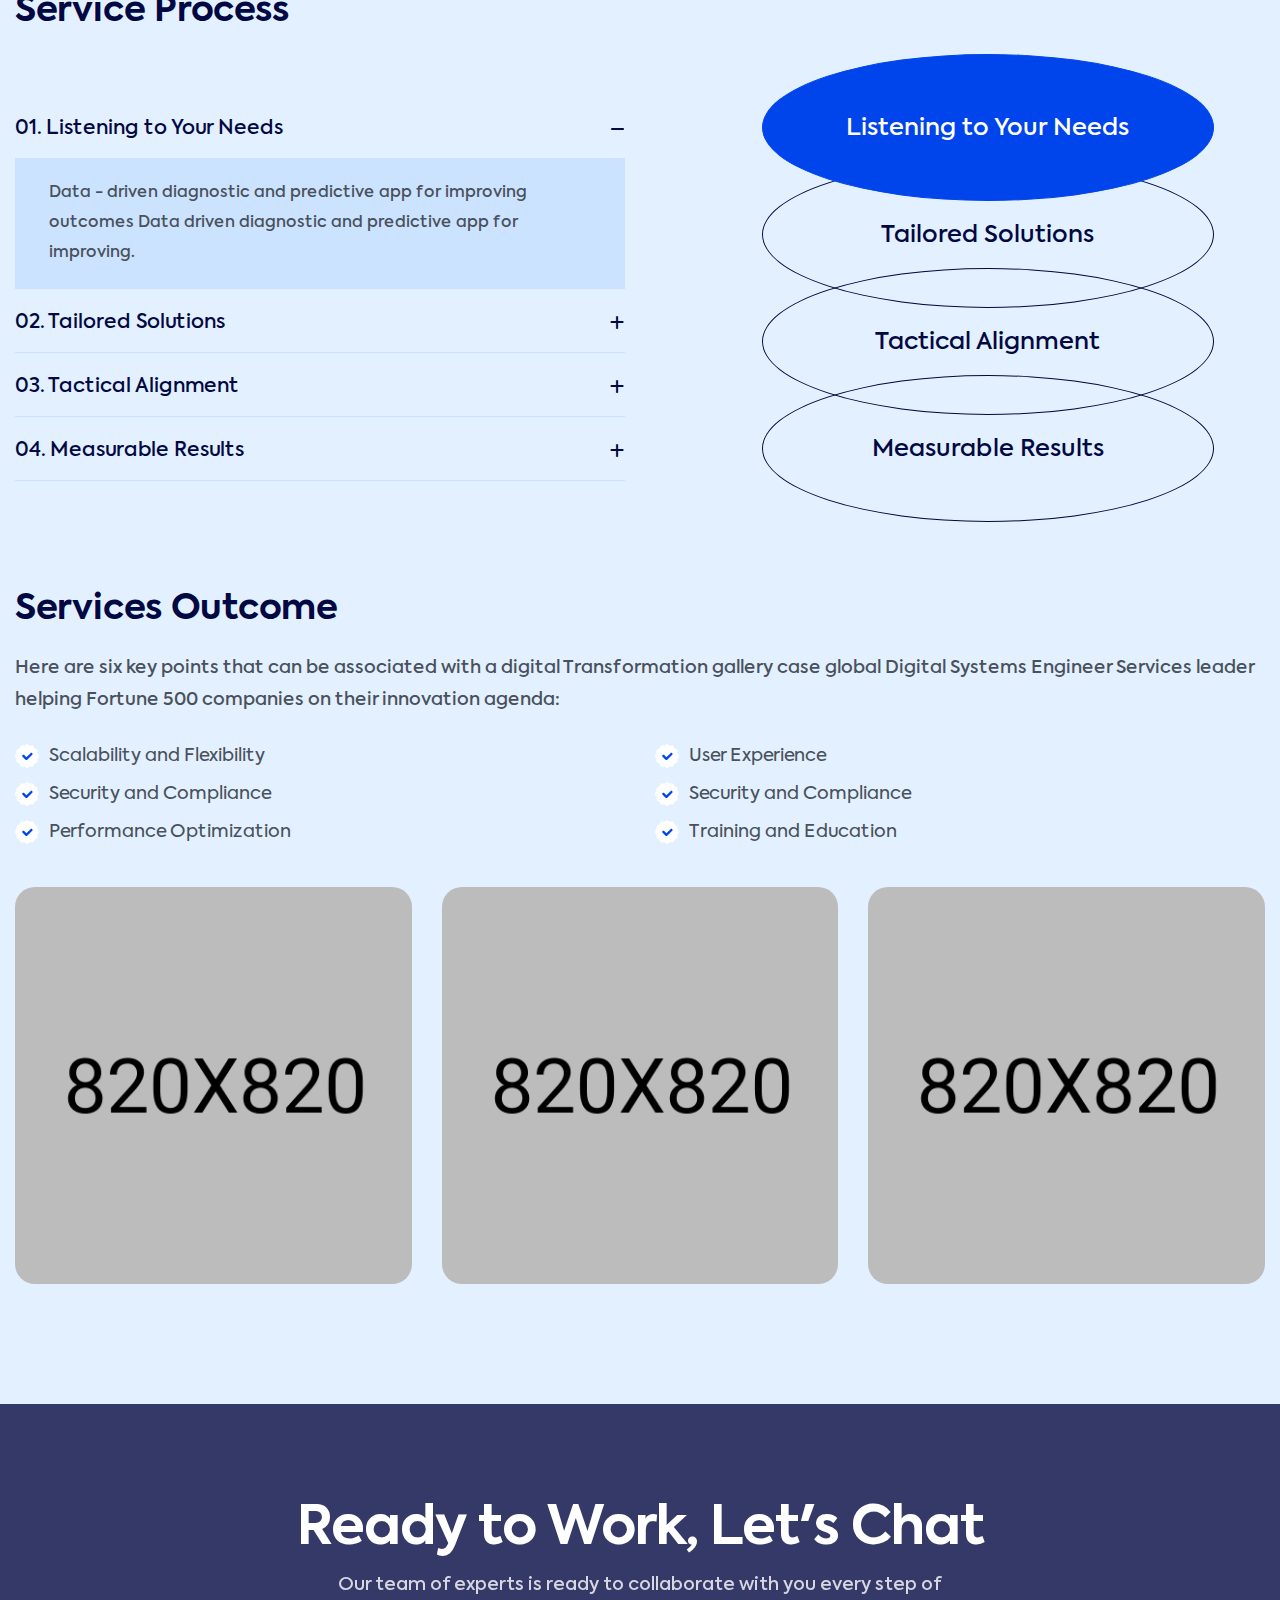
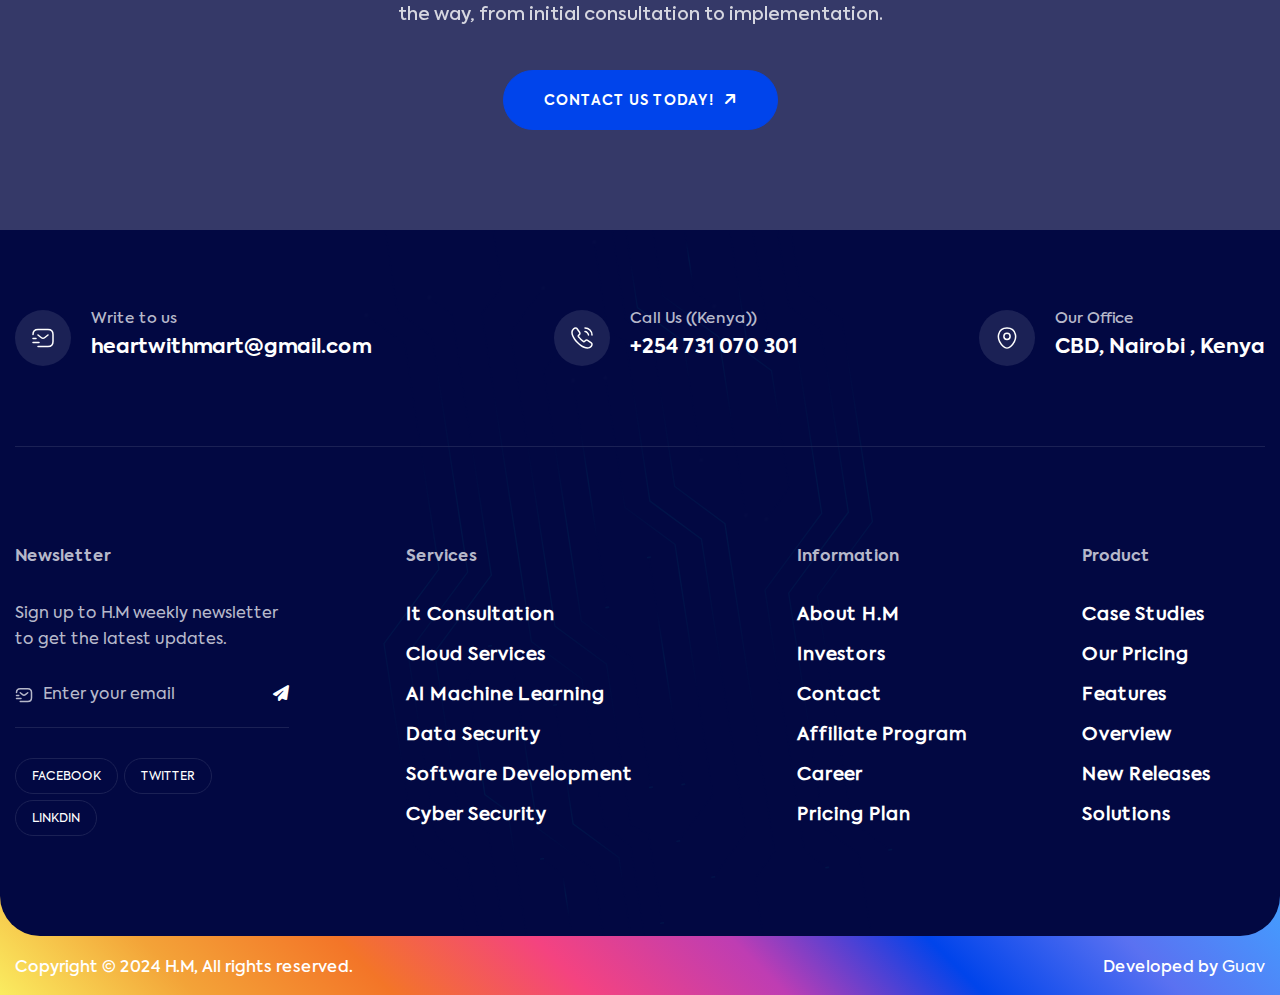
<file: service_details.html>
<!DOCTYPE html>
<html lang="en">

  <head>
    <meta charset="utf-8" />
    <meta name="viewport" content="width=device-width, initial-scale=1, shrink-to-fit=no" />
    <meta http-equiv="x-ua-compatible" content="ie=edge" />
    <meta name="thumbnail" content="assets/images/H.M_page_thumbnail.webp" />
    <meta name="description" content="H.M – IT Solutions & Technology, Business Consulting, Software Company" />
    <meta name="keywords" content="Bootstrap Site Template" />
    <meta name="author" content="Webrock" />

    <title>
      Service Details – H.M – IT Solutions & Technology, Business Consulting,
      Software Company
    </title>
    <link rel="shortcut icon" href="assets/images/site_logo/favourite_icon_2.svg" />

    <!-- Fraimwork - CSS Include -->
    <link rel="stylesheet" type="text/css" href="assets/css/bootstrap.min.css" />

    <!-- Icon - CSS Include -->
    <link rel="stylesheet" type="text/css" href="assets/css/fontawesome.css" />

    <!-- Animation - CSS Include -->
    <link rel="stylesheet" type="text/css" href="assets/css/animate.min.css" />

    <!-- Carousel - CSS Include -->
    <link rel="stylesheet" type="text/css" href="assets/css/swiper-bundle.min.css" />

    <!-- Video & Image Popup - CSS Include -->
    <link rel="stylesheet" type="text/css" href="assets/css/magnific-popup.min.css" />

    <!-- Counter - CSS Include -->
    <link rel="stylesheet" type="text/css" href="assets/css/odometer.min.css" />

    <!-- Custom - CSS Include -->
    <link rel="stylesheet" type="text/css" href="assets/css/style.css" />
  </head>

  <body>
    <!-- Body Wrap - Start -->
    <div class="page_wrapper">
      <!-- Preloader - Start -->
      <div id="preloader" class="preloader">
        <div class="loader-circle">
          <div class="loader-line-mask">
            <div class="loader-line"></div>
          </div>
          <div class="loader-logo">
            <img src="assets/images/site_logo/site_logo_2.jpeg"
              alt="Site Logo – H.M – IT Solutions &amp; Technology Site Template" />
          </div>
        </div>
      </div>
      <!-- Preloader - End -->

      <!-- Back To Top - Start -->
      <div class="backtotop">
        <a href="#" class="scroll">
          <i class="fa-solid fa-arrow-up"></i>
        </a>
      </div>
      <!-- Back To Top - End -->

      <!-- Site Header - Start
      ================================================== -->
      <header class="site_header site_header_1">
        <div class="header_top text-center">
          <div class="container">
            <p class="m-0">
              Subscribe us and receive <b>20% bonus</b> discount on checkout.
              <a href="pricing.html"><u>Learn more</u> <i class="fa-solid fa-angle-right"></i></a>
            </p>
          </div>
        </div>
        <div class="header_bottom stricky">
          <div class="container">
            <div class="row align-items-center">
              <div class="col-xl-3 col-lg-2 col-5">
                <div class="site_logo">
                  <a class="site_link" href="index.html">
                    <img src="assets/images/site_logo/site_logo_3.jpeg"
                      alt="Site Logo – H.M – IT Solutions & Technology, Business Consulting, Software Company" />
                  </a>
                  <div class="badge bg-danger-subtle text-danger">
                    We’re live!!
                  </div>
                </div>
              </div>
              <div class="col-xl-6 col-lg-7 col-2">
                <nav class="main_menu navbar navbar-expand-lg">
                  <div class="main_menu_inner collapse navbar-collapse justify-content-lg-center"
                    id="main_menu_dropdown">
                    <ul class="main_menu_list unordered_list justify-content-center">
                      <li class="dropdown">
                        <a class="nav-link" href="#" id="home_submenu" role="button" data-bs-toggle="dropdown"
                          aria-expanded="false">
                          Home
                        </a>
                        <ul class="dropdown-menu" aria-labelledby="home_submenu">
                          <li><a href="index.html">IT Solution</a></li>
                          <li>
                            <a href="index_software_company.html">Software Company</a>
                          </li>
                          <li>
                            <a href="index_business_consulting.html">Business Consulting</a>
                          </li>
                        </ul>
                      </li>
                      <li class="dropdown">
                        <a class="nav-link" href="#" id="company_submenu" role="button" data-bs-toggle="dropdown"
                          aria-expanded="false">
                          Company
                        </a>
                        <div class="dropdown-menu mega_menu_wrapper" aria-labelledby="company_submenu">
                          <div class="container">
                            <div class="row">
                              <div class="col-lg-9">
                                <div class="megamenu_pages_wrapper mb-5">
                                  <div class="row">
                                    <div class="col-lg-3 col-md-6">
                                      <a class="iconbox_block_2" href="about.html">
                                        <span class="icon_title_wrap">
                                          <small class="iconbox_icon">
                                            <img src="assets/images/icons/icon_wifi.svg" alt="Wifi SVG Icon" />
                                          </small>
                                          <small class="iconbox_title">About Us</small>
                                        </span>
                                        <span class="description mb-0">
                                          Learn more about H.M
                                        </span>
                                      </a>
                                    </div>
                                    <div class="col-lg-3 col-md-6">
                                      <a class="iconbox_block_2" href="pricing.html">
                                        <span class="icon_title_wrap">
                                          <small class="iconbox_icon">
                                            <img src="assets/images/icons/icon_dollar_2.svg" alt="Dollar SVG Icon" />
                                          </small>
                                          <small class="iconbox_title">Our Pricing</small>
                                        </span>
                                        <span class="description mb-0">
                                          Streamlined Pricing
                                        </span>
                                      </a>
                                    </div>
                                    <div class="col-lg-3 col-md-6">
                                      <a class="iconbox_block_2" href="portfolio.html">
                                        <span class="icon_title_wrap">
                                          <small class="iconbox_icon">
                                            <img src="assets/images/icons/icon_chart.svg" alt="Chart SVG Icon" />
                                          </small>
                                          <small class="iconbox_title">Portfolio</small>
                                        </span>
                                        <span class="description mb-0">
                                          Explore our all overview
                                        </span>
                                      </a>
                                    </div>
                                    <div class="col-lg-3 col-md-6">
                                      <a class="iconbox_block_2" href="portfolio_details.html">
                                        <span class="icon_title_wrap">
                                          <small class="iconbox_icon">
                                            <img src="assets/images/icons/icon_tag_2.svg" alt="Event Tag SVG Icon" />
                                          </small>
                                          <small class="iconbox_title">Portfolio Details</small>
                                        </span>
                                        <span class="description mb-0">
                                          Explore our work overview
                                        </span>
                                      </a>
                                    </div>
                                    <div class="col-lg-3 col-md-6">
                                      <a class="iconbox_block_2" href="team.html">
                                        <span class="icon_title_wrap">
                                          <small class="iconbox_icon">
                                            <img src="assets/images/icons/icon_user_2.svg" alt="User Check SVG Icon" />
                                          </small>
                                          <small class="iconbox_title">Team</small>
                                        </span>
                                        <span class="description mb-0">
                                          We are friendly Join our team
                                        </span>
                                      </a>
                                    </div>
                                    <div class="col-lg-3 col-md-6">
                                      <a class="iconbox_block_2" href="team_details.html">
                                        <span class="icon_title_wrap">
                                          <small class="iconbox_icon">
                                            <img src="assets/images/icons/icon_users.svg" alt="Users SVG Icon" />
                                          </small>
                                          <small class="iconbox_title">Team Details</small>
                                        </span>
                                        <span class="description mb-0">
                                          We are friendly Join our team
                                        </span>
                                      </a>
                                    </div>
                                    <div class="col-lg-3 col-md-6">
                                      <a class="iconbox_block_2" href="service.html">
                                        <span class="icon_title_wrap">
                                          <small class="iconbox_icon">
                                            <img src="assets/images/icons/icon_pen.svg" alt="Pen SVG Icon" />
                                          </small>
                                          <small class="iconbox_title">Services</small>
                                        </span>
                                        <small class="description mb-0">
                                          Happy to help you!
                                        </small>
                                      </a>
                                    </div>
                                    <div class="col-lg-3 col-md-6">
                                      <a class="iconbox_block_2" href="service_details.html">
                                        <span class="icon_title_wrap">
                                          <small class="iconbox_icon">
                                            <img src="assets/images/icons/icon_pen.svg" alt="Pen SVG Icon" />
                                          </small>
                                          <small class="iconbox_title">Service Details</small>
                                        </span>
                                        <small class="description mb-0">
                                          Happy to help you!
                                        </small>
                                      </a>
                                    </div>
                                  </div>
                                </div>
                                <ul class="btns_group p-0 unordered_list justify-content-start">
                                  <li>
                                    <a class="btn btn-primary" href="contact.html">
                                      <span class="btn_label" data-text="Free Consultation">Free Consultation</span>
                                      <span class="btn_icon">
                                        <i class="fa-solid fa-arrow-up-right"></i>
                                      </span>
                                    </a>
                                  </li>
                                  <li>
                                    <div class="review_short_info_2">
                                      <div class="review_admin_logo">
                                        <img src="assets/images/clients/client_logo_9.webp" alt="Client Logo" />
                                      </div>
                                      <div class="review_info_content">
                                        <ul class="rating_block unordered_list">
                                          <li>
                                            <i class="fa-solid fa-star fa-fw"></i>
                                          </li>
                                          <li>
                                            <i class="fa-solid fa-star fa-fw"></i>
                                          </li>
                                          <li>
                                            <i class="fa-solid fa-star fa-fw"></i>
                                          </li>
                                          <li>
                                            <i class="fa-solid fa-star fa-fw"></i>
                                          </li>
                                          <li>
                                            <i class="fa-solid fa-star fa-fw"></i>
                                          </li>
                                        </ul>
                                        <div class="review_counter">
                                          From <b>200+</b> reviews
                                        </div>
                                      </div>
                                    </div>
                                  </li>
                                  <li>
                                    <div class="review_short_info_2">
                                      <div class="review_admin_logo">
                                        <img src="assets/images/clients/client_logo_10.webp" alt="Client Logo" />
                                      </div>
                                      <div class="review_info_content">
                                        <ul class="rating_block unordered_list">
                                          <li>
                                            <i class="fa-solid fa-star fa-fw"></i>
                                          </li>
                                          <li>
                                            <i class="fa-solid fa-star fa-fw"></i>
                                          </li>
                                          <li>
                                            <i class="fa-solid fa-star fa-fw"></i>
                                          </li>
                                          <li>
                                            <i class="fa-solid fa-star fa-fw"></i>
                                          </li>
                                          <li>
                                            <i class="fa-solid fa-star fa-fw"></i>
                                          </li>
                                        </ul>
                                        <div class="review_counter">
                                          From <b>200+</b> reviews
                                        </div>
                                      </div>
                                    </div>
                                  </li>
                                </ul>
                              </div>
                              <div class="col-lg-3">
                                <div class="site_author bg-primary">
                                  <div class="author_box">
                                    <div class="author_image bg-light">
                                      <img src="assets/images/avatar/avatar_7.webp" alt="Site Author Image" />
                                    </div>
                                    <div class="author_box_content">
                                      <h3 class="author_name text-white">
                                        Martha Wambeo
                                      </h3>
                                      <span class="author_designation text-white">CEO & Founder At H.M</span>
                                    </div>
                                    <div class="quote_icon">
                                      <img src="assets/images/icons/icon_quote.svg" alt="Quote Icon" />
                                    </div>
                                  </div>
                                  <p class="mb-0 text-white">
                                    As a CEO & Founder At H.M I have been voice
                                    crying in the wilderness, trying to make
                                    requirements clear, use every minute to
                                    deliver the result, and not reinvent the
                                    wheel. Here at H.M, I made that possible for
                                    the clients.
                                  </p>
                                </div>
                              </div>
                            </div>
                          </div>
                        </div>
                      </li>
                      <li class="dropdown">
                        <a class="nav-link" href="#" id="portfolio_submenu" role="button" data-bs-toggle="dropdown"
                          aria-expanded="false">
                          Portfolio
                        </a>
                        <ul class="dropdown-menu" aria-labelledby="portfolio_submenu">
                          <li><a href="portfolio.html">Portfolio</a></li>
                          <li>
                            <a href="portfolio_details.html">Portfolio Details</a>
                          </li>
                        </ul>
                      </li>
                      <li class="dropdown active">
                        <a class="nav-link" href="#" id="services_submenu" role="button" data-bs-toggle="dropdown"
                          aria-expanded="false">
                          Services
                        </a>
                        <div class="dropdown-menu mega_menu_wrapper p-0" aria-labelledby="services_submenu">
                          <div class="container">
                            <div class="row justify-content-lg-between">
                              <div class="col-lg-8">
                                <div class="row">
                                  <div class="col-lg-4">
                                    <div class="megamenu_widget">
                                      <h3 class="megamenu_info_title">
                                        Services
                                      </h3>
                                      <ul class="icon_list unordered_list_block">
                                        <li>
                                          <a href="service_details.html">
                                            <span class="icon_list_text">
                                              IT Management Services
                                            </span>
                                          </a>
                                        </li>
                                        <li>
                                          <a href="service_details.html">
                                            <span class="icon_list_text">
                                              Data Tracking Security
                                            </span>
                                          </a>
                                        </li>
                                        <li>
                                          <a href="service_details.html">
                                            <span class="icon_list_text">
                                              Website Development
                                            </span>
                                          </a>
                                        </li>
                                        <li>
                                          <a href="service_details.html">
                                            <span class="icon_list_text">
                                              CRM Solutions and Design
                                            </span>
                                          </a>
                                        </li>
                                        <li>
                                          <a href="service_details.html">
                                            <span class="icon_list_text">
                                              UI/UX Design Services
                                            </span>
                                          </a>
                                        </li>
                                        <li>
                                          <a href="service_details.html">
                                            <span class="icon_list_text">
                                              Technology Solution
                                            </span>
                                          </a>
                                        </li>
                                        <li>
                                          <a href="service_details.html">
                                            <span class="icon_list_text">
                                              Software Development
                                            </span>
                                          </a>
                                        </li>

                                        <!-- Added Services -->
                                        <li>
                                          <a href="service_details.html">
                                            <span class="icon_list_text">
                                              Cyber Security - Network Security
                                            </span>
                                          </a>
                                        </li>
                                        <li>
                                          <a href="service_details.html">
                                            <span class="icon_list_text">
                                              Data Analytics
                                            </span>
                                          </a>
                                        </li>
                                        <li>
                                          <a href="service_details.html">
                                            <span class="icon_list_text">
                                              Digital Strategy and Consulting
                                            </span>
                                          </a>
                                        </li>
                                        <li>
                                          <a href="service_details.html">
                                            <span class="icon_list_text">
                                              Digital Sales and Marketing
                                            </span>
                                          </a>
                                        </li>
                                        <li>
                                          <a href="service_details.html">
                                            <span class="icon_list_text">
                                              E-mail Marketing
                                            </span>
                                          </a>
                                        </li>
                                        <li>
                                          <a href="service_details.html">
                                            <span class="icon_list_text">
                                              Brand Management
                                            </span>
                                          </a>
                                        </li>
                                        <li>
                                          <a href="service_details.html">
                                            <span class="icon_list_text">
                                              Reputation Management
                                            </span>
                                          </a>
                                        </li>
                                        <li>
                                          <a href="service_details.html">
                                            <span class="icon_list_text">
                                              Social Media Management
                                            </span>
                                          </a>
                                        </li>
                                        <li>
                                          <a href="service_details.html">
                                            <span class="icon_list_text">
                                              Graphic Design
                                            </span>
                                          </a>
                                        </li>

                                        <div class="col-lg-4">
                                          <div class="megamenu_widget">
                                            <h3 class="megamenu_info_title">
                                              Our Fields
                                            </h3>
                                            <ul class="icon_list unordered_list_block">
                                              <li>
                                                <a href="fields.html">
                                                  <span class="icon_list_text">
                                                    Healthcare
                                                  </span>
                                                </a>
                                              </li>
                                              <li>
                                                <a href="fields.html">
                                                  <span class="icon_list_text">
                                                    Banks
                                                  </span>
                                                </a>
                                              </li>
                                              <li>
                                                <a href="fields.html">
                                                  <span class="icon_list_text">
                                                    Logistics
                                                  </span>
                                                </a>
                                              </li>
                                              <li>
                                                <a href="fields.html">
                                                  <span class="icon_list_text">
                                                    Supermarkets
                                                  </span>
                                                </a>
                                              </li>
                                              <li>
                                                <a href="fields.html">
                                                  <span class="icon_list_text">
                                                    Industries
                                                  </span>
                                                </a>
                                              </li>
                                              <li>
                                                <a href="fields.html">
                                                  <span class="icon_list_text">
                                                    Hotels
                                                  </span>
                                                </a>
                                              </li>
                                              <li>
                                                <a href="fields.html">
                                                  <span class="icon_list_text">
                                                    Fintech
                                                  </span>
                                                </a>
                                              </li>
                                            </ul>
                                          </div>
                                        </div>
                                        <div class="col-lg-4">
                                          <div class="megamenu_widget">
                                            <h3 class="megamenu_info_title">
                                              Product
                                            </h3>
                                            <ul class="icon_list unordered_list_block">
                                              <li>
                                                <a href="portfolio.html">
                                                  <span class="icon_list_text">
                                                    Case Studies
                                                  </span>
                                                </a>
                                              </li>
                                              <li>
                                                <a href="pricing.html">
                                                  <span class="icon_list_text">
                                                    Our Pricing
                                                  </span>
                                                </a>
                                              </li>
                                              <li>
                                                <a href="service.html">
                                                  <span class="icon_list_text">
                                                    Features
                                                  </span>
                                                </a>
                                              </li>
                                              <li>
                                                <a href="about.html">
                                                  <span class="icon_list_text">
                                                    Overview
                                                  </span>
                                                </a>
                                              </li>
                                              <li>
                                                <a href="#!">
                                                  <span class="icon_list_text">
                                                    New Releases
                                                  </span>
                                                </a>
                                              </li>
                                              <li>
                                                <a href="service.html">
                                                  <span class="icon_list_text">
                                                    Solutions
                                                  </span>
                                                </a>
                                              </li>
                                            </ul>
                                          </div>
                                        </div>
                                    </div>
                                    <div class="social_area">
                                      <ul class="social_icons_block unordered_list" data-text="Follow Us:">
                                        <li>
                                          <a href="#!">
                                            <i class="fa-brands fa-facebook-f"></i>
                                          </a>
                                        </li>
                                        <li>
                                          <a href="#!">
                                            <i class="fa-brands fa-twitter"></i>
                                          </a>
                                        </li>
                                        <li>
                                          <a href="#!">
                                            <i class="fa-brands fa-linkedin-in"></i>
                                          </a>
                                        </li>
                                        <li>
                                          <a href="#!">
                                            <i class="fa-brands fa-dribbble"></i>
                                          </a>
                                        </li>
                                      </ul>
                                      <p class="career_link m-0">
                                        Looking for the ultimate consultancy?
                                        <a href="#!">We’re live!!</a>
                                      </p>
                                    </div>
                                  </div>
                                  <div class="col-lg-3">
                                    <div class="megamenu_case bg-primary">
                                      <h3>Computer Software</h3>
                                      <h4>Astarte Medical</h4>
                                      <img src="assets/images/case/case_image_4.webp" alt="Case Image" />
                                      <a class="btn" href="portfolio.html">
                                        <span class="btn_label" data-text="Read Case">Read Case</span>
                                        <span class="btn_icon">
                                          <i class="fa-solid fa-arrow-up-right"></i>
                                        </span>
                                      </a>
                                    </div>
                                  </div>
                                </div>
                              </div>
                            </div>
                      </li>
                      <li class="dropdown">
                        <a class="nav-link" href="#" id="pages_submenu" role="button" data-bs-toggle="dropdown"
                          aria-expanded="false">
                          Pages
                        </a>
                        <ul class="dropdown-menu" aria-labelledby="pages_submenu">
                          <li><a href="about.html">About Us</a></li>
                          <li class="dropdown">
                            <a class="nav-link" href="#" id="blog_submenu" role="button" data-bs-toggle="dropdown"
                              aria-expanded="false">
                              Blogs
                            </a>
                            <ul class="dropdown-menu" aria-labelledby="blog_submenu">
                              <li><a href="blog.html">Our Blogs</a></li>
                              <li>
                                <a href="blog_details.html">Blog Details</a>
                              </li>
                            </ul>
                          </li>
                          <li><a href="contact.html">Help Center</a></li>
                          <li>
                            <a href="#!">Careers
                              <small class="badge bg-danger-subtle text-danger">We’re live!!</small></a>
                          </li>
                        </ul>
                      </li>
                      <li><a href="contact.html">Contact</a></li>
                    </ul>
                  </div>
                </nav>
              </div>
              <div class="col-xl-3 col-lg-3 col-5">
                <ul class="header_btns_group unordered_list justify-content-end">
                  <li>
                    <!-- Mobile Menu Button -->
                    <button class="mobile_menu_btn navbar-toggler" type="button" data-bs-toggle="collapse"
                      data-bs-target="#main_menu_dropdown" aria-expanded="false" aria-label="Toggle navigation">
                      <i class="far fa-bars"></i>
                    </button>

                    <!-- Collapsible Mobile Menu -->
                    <div class="collapse navbar-collapse" id="main_menu_dropdown">
                      <ul class="navbar-nav main_menu_list unordered_list justify-content-center">
                        <!-- Home Dropdown Menu -->
                        <li class="nav-item dropdown active">
                          <a class="nav-link" href="#" id="home_submenu" role="button" data-bs-toggle="dropdown"
                            aria-expanded="false">
                            Home
                          </a>
                          <ul class="dropdown-menu" aria-labelledby="home_submenu">
                            <li class="active">
                              <a class="dropdown-item" href="index.html">IT Solution</a>
                            </li>
                            <li>
                              <a class="dropdown-item" href="index_software_company.html">Software Company</a>
                            </li>
                            <li>
                              <a class="dropdown-item" href="index_business_consulting.html">Business Consulting</a>
                            </li>
                          </ul>
                        </li>
                        <!-- Other Menu Items -->
                        <li class="nav-item">
                          <a class="nav-link" href="about.html">About Us</a>
                        </li>
                        <li class="nav-item">
                          <a class="nav-link" href="pricing.html">Our Pricing</a>
                        </li>
                        <li class="nav-item">
                          <a class="nav-link" href="portfolio.html">Portfolio</a>
                        </li>
                        <li class="nav-item">
                          <a class="nav-link" href="portfolio_details.html">Portfolio Details</a>
                        </li>
                        <li class="nav-item">
                          <a class="nav-link" href="team.html">Team</a>
                        </li>
                        <li class="nav-item">
                          <a class="nav-link" href="team_details.html">Team Details</a>
                        </li>
                        <li class="nav-item">
                          <a class="nav-link" href="service.html">Services</a>
                        </li>
                        <li class="nav-item">
                          <a class="nav-link" href="service_details.html">Service Details</a>
                        </li>
                        <li class="nav-item">
                          <a class="nav-link" href="blog.html">Blog</a>
                        </li>
                        <li class="nav-item">
                          <a class="nav-link" href="blog_details.html">Blog Details</a>
                        </li>
                        <li class="nav-item">
                          <a class="nav-link" href="contact.html">Contact Us</a>
                        </li>
                        <li class="nav-item">
                          <a class="nav-link" href="fields.html">Fields</a>
                        </li>
                      </ul>
                    </div>

                    <!-- Custom CSS -->
                    <style>
                      .mobile_menu_btn {
                        border: none;
                        background-color: transparent;
                        padding: 10px;
                      }

                      .navbar-toggler-icon {
                        font-size: 1.5rem;
                        color: #333;
                      }

                      .navbar-nav .nav-link {
                        color: #333;
                        padding: 10px 15px;
                        text-align: center;
                      }

                      .navbar-nav .dropdown-menu {
                        background-color: #f8f9fa;
                        border-radius: 0.25rem;
                        box-shadow: 0 0.125rem 0.25rem rgba(0, 0, 0, 0.075);
                      }

                      .navbar-nav .dropdown-item {
                        color: #333;
                        padding: 10px 20px;
                      }

                      .navbar-nav .dropdown-item:hover {
                        background-color: #e9ecef;
                      }
                    </style>

                    <!-- Bootstrap JS and Popper.js (inline) -->
                    <script src="https://cdn.jsdelivr.net/npm/@popperjs/core@2.11.7/dist/umd/popper.min.js"></script>
                    <script src="https://cdn.jsdelivr.net/npm/bootstrap@5.3.0/dist/js/bootstrap.min.js"></script>

                  </li>
                  <li>
                    <a class="btn btn-outline-light" href="pricing.html">
                      <span class="btn_label" data-text="Get Started">Get Started</span>
                      <span class="btn_icon">
                        <i class="fa-solid fa-arrow-up-right"></i>
                      </span>
                    </a>
                  </li>
                </ul>
              </div>
            </div>
          </div>
        </div>
      </header>
      <!-- Site Header - End
      ================================================== -->

      <!-- Main Body - Start
      ================================================== -->
      <main class="page_content">
        <!-- Page Banner Section - Start
        ================================================== -->
        <section class="page_banner_section text-center"
          style="background-image: url('assets/images/shapes/bg_pattern_4.svg')">
          <div class="container">
            <div class="heading_focus_text text-white">
              Services
              <span class="badge bg-secondary">Details 😍</span>
            </div>
            <h1 class="page_title mb-0 text-white">Services Details</h1>
          </div>
        </section>
        <!-- Page Banner Section - End
        ================================================== -->

        <!-- Service Details Section - Start
        ================================================== -->
        <section class="service_details_section section_space bg-light">
          <div class="container">
            <div class="details_item_image position-relative">
              <img src="assets/images/services/service_details_image_1.webp" alt="Service Details Image" />
              <a class="video_btn ripple_effect" href="https://www.youtube.com/watch?v=7e90gBu4pas">
                <span class="btn_icon">
                  <i class="fa-solid fa-play"></i>
                </span>
              </a>
            </div>
            <h2 class="details_item_title">
              Network Infrastructure and Design
            </h2>
            <p>
              Network infrastructure and design are the backbone of modern
              businesses, serving as the foundation upon which all digital
              operations rely. At our IT solution agency, we specialize in
              crafting robust and reliable network architectures tailored to
              meet the unique needs of our clients. From small businesses to
              large enterprises, we understand the critical importance of a
              well-designed network infrastructure in driving efficiency,
              security, and scalability. Our team of experienced professionals
              works closely with clients.
            </p>
            <p>
              We take a holistic approach to network design, considering factors
              such as bandwidth requirements, security protocols, scalability,
              and future growth potential. By leveraging industry best practices
              and cutting-edge technologies,
            </p>

            <h3 class="details_item_info_title">Service Process</h3>
            <div class="row mb-5 align-items-center justify-content-lg-between">
              <div class="col-lg-6">
                <div class="accordion" id="service_process_faq">
                  <div class="accordion-item">
                    <div class="accordion-button" role="button" data-bs-toggle="collapse" data-bs-target="#collapse_one"
                      aria-expanded="true" aria-controls="collapse_one">
                      01. Listening to Your Needs
                    </div>
                    <div id="collapse_one" class="accordion-collapse collapse show"
                      data-bs-parent="#service_process_faq">
                      <div class="accordion-body">
                        <p class="m-0">
                          Data - driven diagnostic and predictive app for
                          improving outcomes Data driven diagnostic and
                          predictive app for improving.
                        </p>
                      </div>
                    </div>
                  </div>
                  <div class="accordion-item">
                    <div class="accordion-button collapsed" role="button" data-bs-toggle="collapse"
                      data-bs-target="#collapse_two" aria-expanded="false" aria-controls="collapse_two">
                      02. Tailored Solutions
                    </div>
                    <div id="collapse_two" class="accordion-collapse collapse" data-bs-parent="#service_process_faq">
                      <div class="accordion-body">
                        <p class="m-0">
                          Data - driven diagnostic and predictive app for
                          improving outcomes Data driven diagnostic and
                          predictive app for improving.
                        </p>
                      </div>
                    </div>
                  </div>
                  <div class="accordion-item">
                    <div class="accordion-button collapsed" role="button" data-bs-toggle="collapse"
                      data-bs-target="#collapse_three" aria-expanded="false" aria-controls="collapse_three">
                      03. Tactical Alignment
                    </div>
                    <div id="collapse_three" class="accordion-collapse collapse" data-bs-parent="#service_process_faq">
                      <div class="accordion-body">
                        <p class="m-0">
                          Data - driven diagnostic and predictive app for
                          improving outcomes Data driven diagnostic and
                          predictive app for improving.
                        </p>
                      </div>
                    </div>
                  </div>
                  <div class="accordion-item">
                    <div class="accordion-button collapsed" role="button" data-bs-toggle="collapse"
                      data-bs-target="#collapse_four" aria-expanded="false" aria-controls="collapse_four">
                      04. Measurable Results
                    </div>
                    <div id="collapse_four" class="accordion-collapse collapse" data-bs-parent="#service_process_faq">
                      <div class="accordion-body">
                        <p class="m-0">
                          Data - driven diagnostic and predictive app for
                          improving outcomes Data driven diagnostic and
                          predictive app for improving.
                        </p>
                      </div>
                    </div>
                  </div>
                </div>
              </div>
              <div class="col-lg-5">
                <ul class="content_layer_group unordered_list_block text-center">
                  <li class="accordion-button" role="button" data-bs-toggle="collapse" data-bs-target="#collapse_one"
                    aria-expanded="true" aria-controls="collapse_one">
                    <span>Listening to Your Needs</span>
                  </li>
                  <li class="accordion-button collapsed" role="button" data-bs-toggle="collapse"
                    data-bs-target="#collapse_two" aria-expanded="false" aria-controls="collapse_two">
                    <span>Tailored Solutions</span>
                  </li>
                  <li class="accordion-button collapsed" role="button" data-bs-toggle="collapse"
                    data-bs-target="#collapse_three" aria-expanded="false" aria-controls="collapse_three">
                    <span>Tactical Alignment</span>
                  </li>
                  <li class="accordion-button collapsed" role="button" data-bs-toggle="collapse"
                    data-bs-target="#collapse_four" aria-expanded="false" aria-controls="collapse_four">
                    <span>Measurable Results</span>
                  </li>
                </ul>
              </div>
            </div>

            <h3 class="details_item_info_title">Services Outcome</h3>
            <p class="mb-4">
              Here are six key points that can be associated with a digital
              Transformation gallery case global Digital Systems Engineer
              Services leader helping Fortune 500 companies on their innovation
              agenda:
            </p>
            <div class="row mb-4">
              <div class="col-lg-6">
                <ul class="icon_list unordered_list_block">
                  <li>
                    <span class="icon_list_icon">
                      <img src="assets/images/icons/icon_check_3.svg" alt="Check SVG Icon" />
                    </span>
                    <span class="icon_list_text">
                      Scalability and Flexibility
                    </span>
                  </li>
                  <li>
                    <span class="icon_list_icon">
                      <img src="assets/images/icons/icon_check_3.svg" alt="Check SVG Icon" />
                    </span>
                    <span class="icon_list_text">
                      Security and Compliance
                    </span>
                  </li>
                  <li>
                    <span class="icon_list_icon">
                      <img src="assets/images/icons/icon_check_3.svg" alt="Check SVG Icon" />
                    </span>
                    <span class="icon_list_text">
                      Performance Optimization
                    </span>
                  </li>
                </ul>
              </div>
              <div class="col-lg-6">
                <ul class="icon_list unordered_list_block">
                  <li>
                    <span class="icon_list_icon">
                      <img src="assets/images/icons/icon_check_3.svg" alt="Check SVG Icon" />
                    </span>
                    <span class="icon_list_text"> User Experience </span>
                  </li>
                  <li>
                    <span class="icon_list_icon">
                      <img src="assets/images/icons/icon_check_3.svg" alt="Check SVG Icon" />
                    </span>
                    <span class="icon_list_text">
                      Security and Compliance
                    </span>
                  </li>
                  <li>
                    <span class="icon_list_icon">
                      <img src="assets/images/icons/icon_check_3.svg" alt="Check SVG Icon" />
                    </span>
                    <span class="icon_list_text"> Training and Education </span>
                  </li>
                </ul>
              </div>
            </div>
            <div class="row">
              <div class="col-lg-4 col-md-6 col-sm-6">
                <div class="details_item_image m-0">
                  <img src="assets/images/services/service_details_image_2.webp" alt="Service Details Image" />
                </div>
              </div>
              <div class="col-lg-4 col-md-6 col-sm-6">
                <div class="details_item_image m-0">
                  <img src="assets/images/services/service_details_image_3.webp" alt="Service Details Image" />
                </div>
              </div>
              <div class="col-lg-4 col-md-6 col-sm-6">
                <div class="details_item_image m-0">
                  <img src="assets/images/services/service_details_image_4.webp" alt="Service Details Image" />
                </div>
              </div>
            </div>
          </div>
        </section>
        <!-- Service Details Section - End
        ================================================== -->

        <!-- Call To Action Section - Start
        ================================================== -->
        <section class="calltoaction_section parallaxie" style="
            background-image: url('assets/images/backgrounds/bg_image_1.webp');
          ">
          <div class="container text-center">
            <div class="heading_block text-white">
              <h2 class="heading_text">Ready to Work, Let's Chat</h2>
              <p class="heading_description mb-0">
                Our team of experts is ready to collaborate with you every step
                of the way, from initial consultation to implementation.
              </p>
            </div>
            <a class="btn btn-primary" href="contact.html">
              <span class="btn_label" data-text="Contact Us Today!">Contact Us Today!</span>
              <span class="btn_icon">
                <i class="fa-solid fa-arrow-up-right"></i>
              </span>
            </a>
          </div>
        </section>
        <!-- Call To Action Section - End
        ================================================== -->
      </main>
      <!-- Main Body - End
      ================================================== -->

      <!-- Site Footer - Start
      ================================================== -->
      <footer class="site_footer footer_layout_1">
        <div class="content_box" style="background-image: url('assets/images/shapes/bg_pattern_3.svg')">
          <div class="container">
            <div class="diract_contact_links text-white">
              <div class="iconbox_block layout_icon_left">
                <div class="iconbox_icon">
                  <img src="assets/images/icons/icon_mail.svg" alt="Mail SVG Icon" />
                </div>
                <div class="iconbox_content">
                  <h3 class="iconbox_title">Write to us</h3>
                  <p class="mb-0">heartwithmart@gmail.com</p>
                </div>
              </div>
              <div class="iconbox_block layout_icon_left">
                <div class="iconbox_icon">
                  <img src="assets/images/icons/icon_calling.svg" alt="Calling Check SVG Icon" />
                </div>
                <div class="iconbox_content">
                  <h3 class="iconbox_title">Call Us ((Kenya))</h3>
                  <p class="mb-0">+254 731 070 301</p>
                </div>
              </div>
              <div class="iconbox_block layout_icon_left">
                <div class="iconbox_icon">
                  <img src="assets/images/icons/icon_map_mark.svg" alt="Map Mark Check SVG Icon" />
                </div>
                <div class="iconbox_content">
                  <h3 class="iconbox_title">Our Office</h3>
                  <p class="mb-0">CBD, Nairobi , Kenya</p>
                </div>
              </div>
            </div>
            <div class="footer_main_content">
              <div class="row justify-content-lg-between">
                <div class="col-lg-3 col-md-6 col-sm-6">
                  <div class="footer_widget pe-md-3">
                    <h2 class="footer_info_title">Newsletter</h2>
                    <p>
                      Sign up to H.M weekly newsletter to get the latest
                      updates.
                    </p>
                    <form class="footer_newslatter" action="#">
                      <label for="footer_mail_input">
                        <img src="assets/images/icons/icon_mail_2.svg" alt="Mail SVG Icon" />
                      </label>
                      <input id="footer_mail_input" type="email" name="email" placeholder="Enter your email" />
                      <button type="submit">
                        <i class="fa-solid fa-paper-plane"></i>
                      </button>
                    </form>
                    <ul class="social_links_block unordered_list">
                      <li><a href="#!">Facebook</a></li>
                      <li><a href="#!">Twitter</a></li>
                      <li><a href="#!">Linkdin</a></li>
                    </ul>
                  </div>
                </div>
                <div class="col-lg-3 col-md-6 col-sm-6">
                  <div class="footer_widget">
                    <h3 class="footer_info_title">Services</h3>
                    <ul class="icon_list unordered_list_block">
                      <li>
                        <a href="#!">
                          <span class="icon_list_text"> It Consultation </span>
                        </a>
                      </li>
                      <li>
                        <a href="#!">
                          <span class="icon_list_text"> Cloud Services </span>
                        </a>
                      </li>
                      <li>
                        <a href="#!">
                          <span class="icon_list_text">
                            AI Machine Learning
                          </span>
                        </a>
                      </li>
                      <li>
                        <a href="#!">
                          <span class="icon_list_text"> Data Security </span>
                        </a>
                      </li>
                      <li>
                        <a href="#!">
                          <span class="icon_list_text">
                            Software Development
                          </span>
                        </a>
                      </li>
                      <li>
                        <a href="#!">
                          <span class="icon_list_text"> Cyber Security </span>
                        </a>
                      </li>
                    </ul>
                  </div>
                </div>
                <div class="col-lg-2 col-md-6 col-sm-6">
                  <div class="footer_widget">
                    <h3 class="footer_info_title">Information</h3>
                    <ul class="icon_list unordered_list_block">
                      <li>
                        <a href="#!">
                          <span class="icon_list_text"> About H.M </span>
                        </a>
                      </li>
                      <li>
                        <a href="#!">
                          <span class="icon_list_text"> Investors </span>
                        </a>
                      </li>
                      <li>
                        <a href="#!">
                          <span class="icon_list_text"> Contact </span>
                        </a>
                      </li>
                      <li>
                        <a href="#!">
                          <span class="icon_list_text">
                            Affiliate Program
                          </span>
                        </a>
                      </li>
                      <li>
                        <a href="#!">
                          <span class="icon_list_text"> Career </span>
                        </a>
                      </li>
                      <li>
                        <a href="#!">
                          <span class="icon_list_text"> Pricing Plan </span>
                        </a>
                      </li>
                    </ul>
                  </div>
                </div>
                <div class="col-lg-2 col-md-6 col-sm-6">
                  <div class="footer_widget">
                    <h3 class="footer_info_title">Product</h3>
                    <ul class="icon_list unordered_list_block">
                      <li>
                        <a href="#!">
                          <span class="icon_list_text"> Case Studies </span>
                        </a>
                      </li>
                      <li>
                        <a href="#!">
                          <span class="icon_list_text"> Our Pricing </span>
                        </a>
                      </li>
                      <li>
                        <a href="#!">
                          <span class="icon_list_text"> Features </span>
                        </a>
                      </li>
                      <li>
                        <a href="#!">
                          <span class="icon_list_text"> Overview </span>
                        </a>
                      </li>
                      <li>
                        <a href="#!">
                          <span class="icon_list_text"> New Releases </span>
                        </a>
                      </li>
                      <li>
                        <a href="#!">
                          <span class="icon_list_text"> Solutions </span>
                        </a>
                      </li>
                    </ul>
                  </div>
                </div>
              </div>
            </div>
          </div>
        </div>
        <div class="footer_bottom">
          <div class="container d-md-flex align-items-md-center justify-content-md-between">
            <p class="copyright_text m-0">
              Copyright © 2024 H.M, All rights reserved.
            </p>
            <p class="copyright_text m-0">
              Developed by
              <a href="https://guavytechsolutions.com/" target="_blank">Guav</a>
            </p>
          </div>
        </div>
      </footer>
      <!-- Site Footer - End
      ================================================== -->
    </div>
    <!-- Body Wrap - End -->

    <!-- Fraimwork - Jquery Include -->
    <script src="assets/js/jquery.min.js"></script>
    <script src="assets/js/popper.min.js"></script>
    <script src="assets/js/bootstrap.min.js"></script>
    <script src="assets/js/bootstrap-dropdown-ml-hack.min.js"></script>

    <!-- Carousel - Jquery Include -->
    <script src="assets/js/swiper-bundle.min.js"></script>

    <!-- Parallax Effects - jquery include -->
    <script src="assets/js/parallaxie.js"></script>
    <script src="assets/js/parallax-scroll.js"></script>
    <script src="assets/js/wow.min.js"></script>

    <!-- Countdown - Jquery Include -->
    <script src="assets/js/countdown.js"></script>

    <!-- Video & Image Popup - Jquery Include -->
    <script src="assets/js/magnific-popup.min.js"></script>

    <!-- Counter - Jquery Include -->
    <script src="assets/js/appear.min.js"></script>
    <script src="assets/js/odometer.min.js"></script>

    <!-- Circular Progress Bar - Jquery Include -->
    <script src="assets/js/circularProgressBar.min.js"></script>

    <!-- Custom - Jquery Include -->
    <script src="assets/js/main.js"></script>
  </body>

</html>
</file>
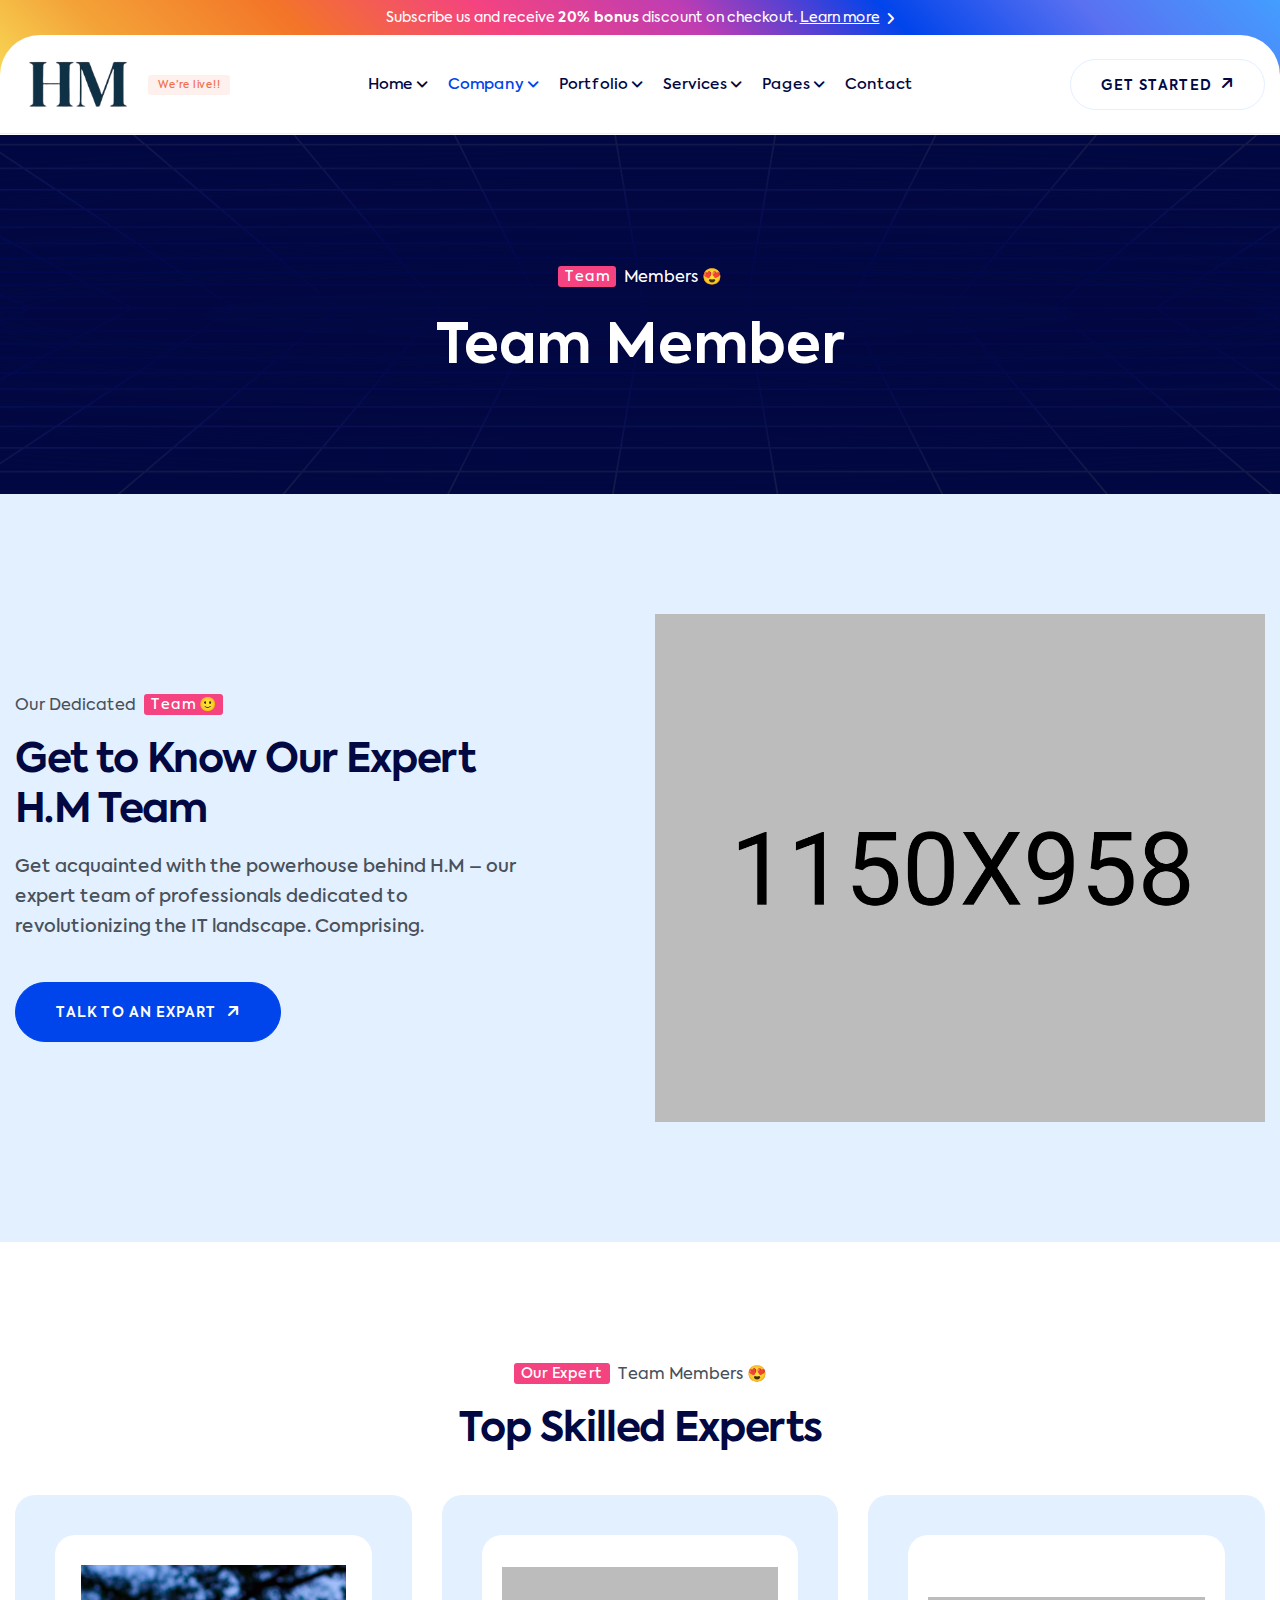
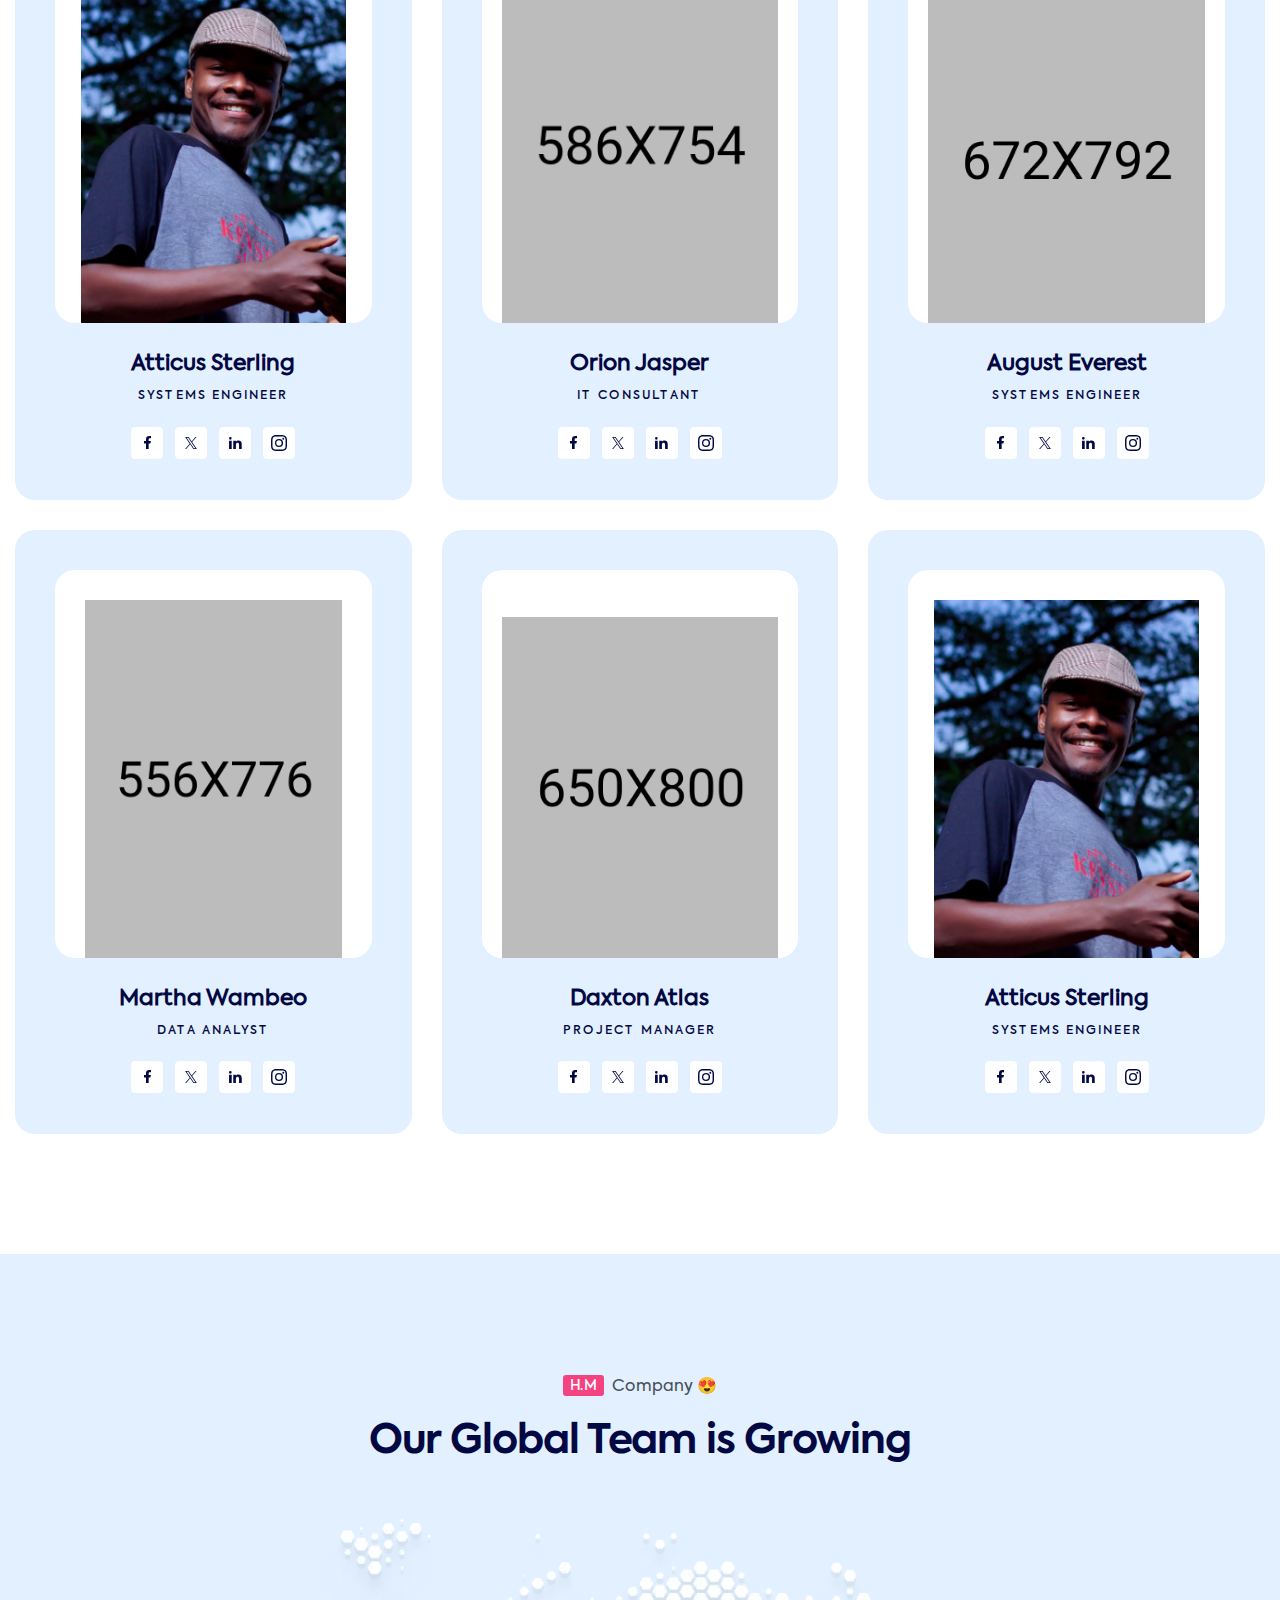
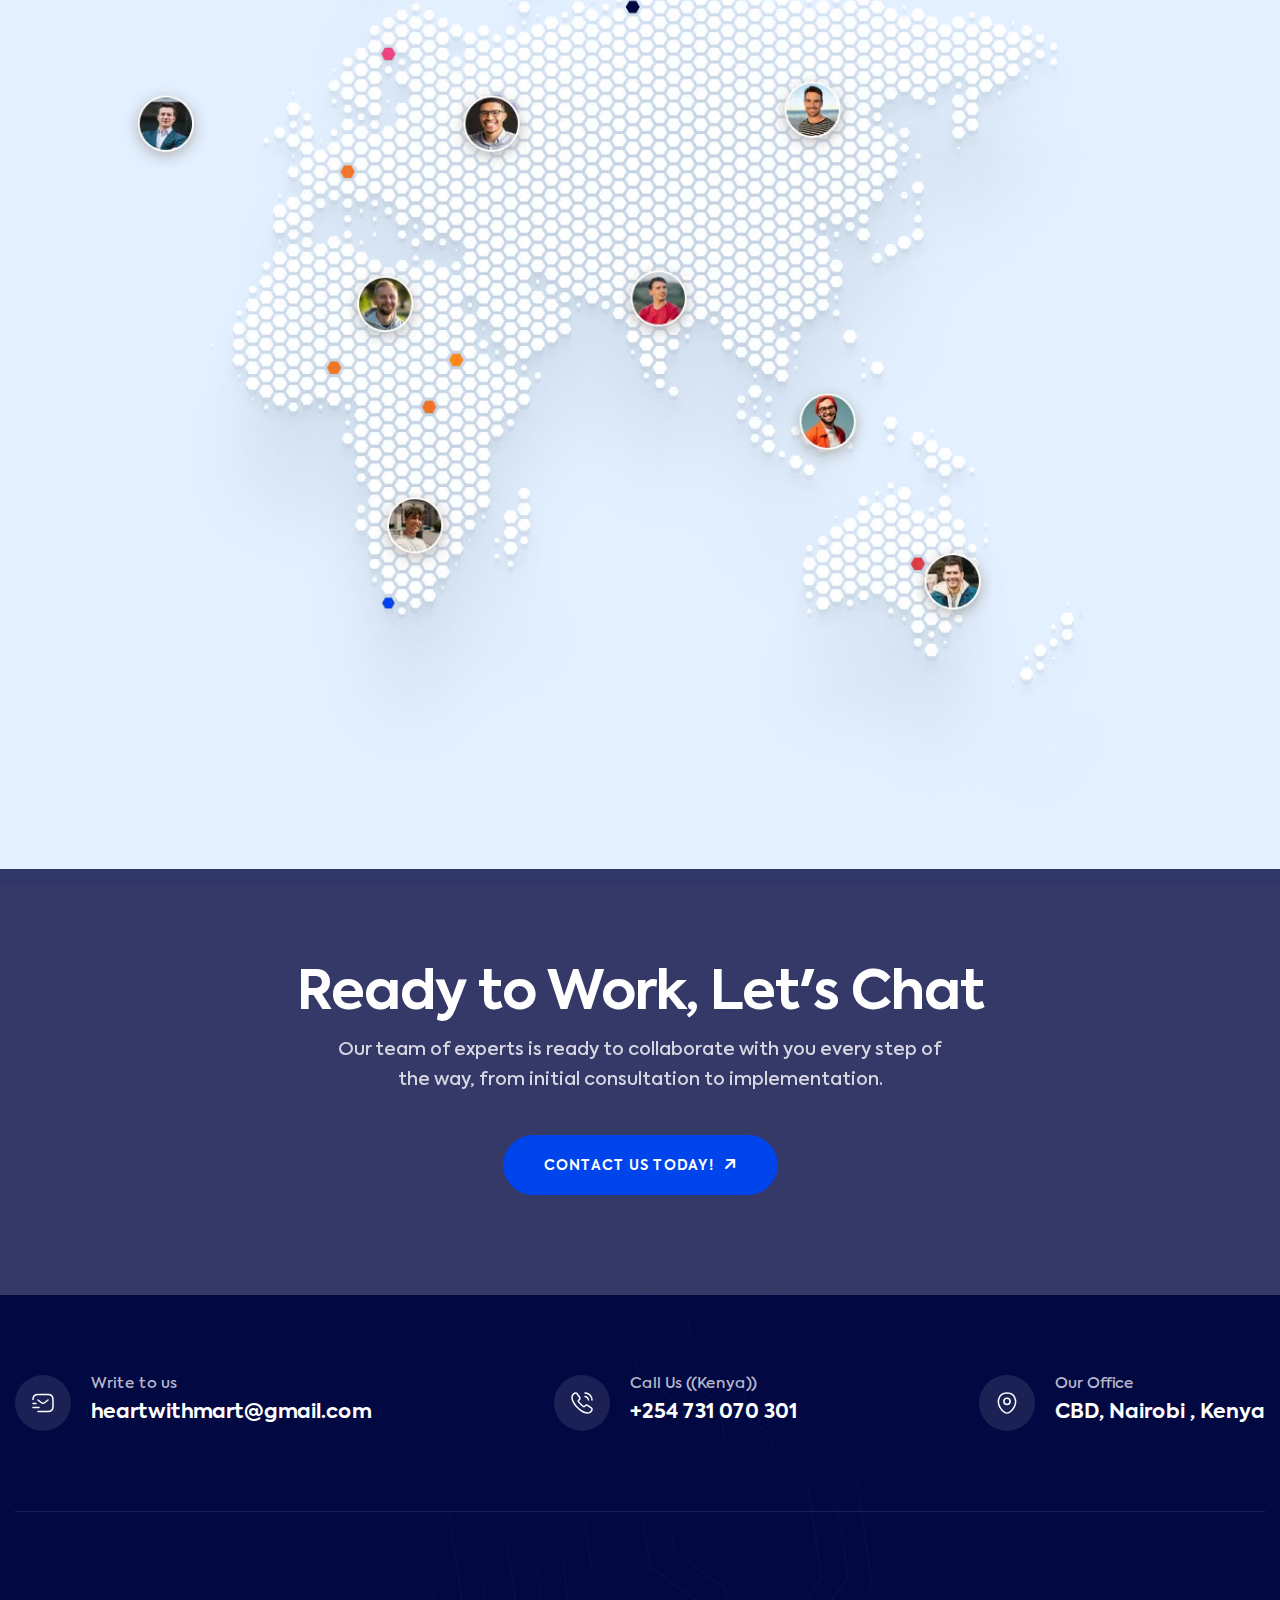
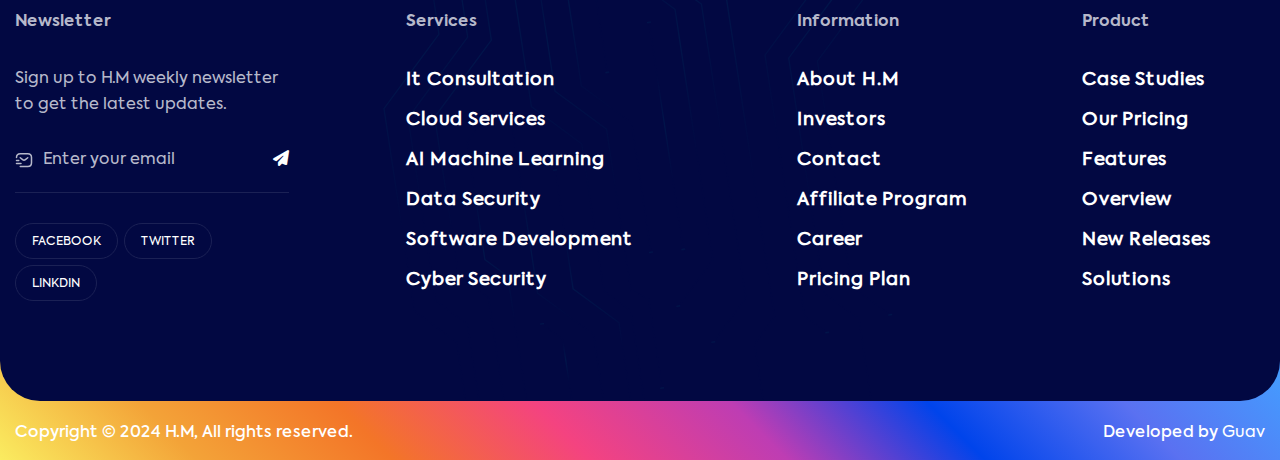
<file: team.html>
<!DOCTYPE html>
<html lang="en">

  <head>
    <meta charset="utf-8" />
    <meta name="viewport" content="width=device-width, initial-scale=1, shrink-to-fit=no" />
    <meta http-equiv="x-ua-compatible" content="ie=edge" />
    <meta name="thumbnail" content="assets/images/H.M_page_thumbnail.webp" />
    <meta name="description" content="H.M – IT Solutions & Technology, Business Consulting, Software Company" />
    <meta name="keywords" content="Bootstrap Site Template" />
    <meta name="author" content="Webrock" />

    <title>
      Team Members – H.M – IT Solutions & Technology, Business Consulting,
      Software Company
    </title>
    <link rel="shortcut icon" href="assets/images/site_logo/favourite_icon_2.svg" />

    <!-- Fraimwork - CSS Include -->
    <link rel="stylesheet" type="text/css" href="assets/css/bootstrap.min.css" />

    <!-- Icon - CSS Include -->
    <link rel="stylesheet" type="text/css" href="assets/css/fontawesome.css" />

    <!-- Animation - CSS Include -->
    <link rel="stylesheet" type="text/css" href="assets/css/animate.min.css" />

    <!-- Carousel - CSS Include -->
    <link rel="stylesheet" type="text/css" href="assets/css/swiper-bundle.min.css" />

    <!-- Video & Image Popup - CSS Include -->
    <link rel="stylesheet" type="text/css" href="assets/css/magnific-popup.min.css" />

    <!-- Counter - CSS Include -->
    <link rel="stylesheet" type="text/css" href="assets/css/odometer.min.css" />

    <!-- Custom - CSS Include -->
    <link rel="stylesheet" type="text/css" href="assets/css/style.css" />
  </head>

  <body>
    <!-- Body Wrap - Start -->
    <div class="page_wrapper">
      <!-- Preloader - Start -->
      <div id="preloader" class="preloader">
        <div class="loader-circle">
          <div class="loader-line-mask">
            <div class="loader-line"></div>
          </div>
          <div class="loader-logo">
            <img src="assets/images/site_logo/site_logo_2.jpeg"
              alt="Site Logo – H.M – IT Solutions &amp; Technology Site Template" />
          </div>
        </div>
      </div>
      <!-- Preloader - End -->

      <!-- Back To Top - Start -->
      <div class="backtotop">
        <a href="#" class="scroll">
          <i class="fa-solid fa-arrow-up"></i>
        </a>
      </div>
      <!-- Back To Top - End -->

      <!-- Site Header - Start
      ================================================== -->
      <header class="site_header site_header_1">
        <div class="header_top text-center">
          <div class="container">
            <p class="m-0">
              Subscribe us and receive <b>20% bonus</b> discount on checkout.
              <a href="pricing.html"><u>Learn more</u> <i class="fa-solid fa-angle-right"></i></a>
            </p>
          </div>
        </div>
        <div class="header_bottom stricky">
          <div class="container">
            <div class="row align-items-center">
              <div class="col-xl-3 col-lg-2 col-5">
                <div class="site_logo">
                  <a class="site_link" href="index.html">
                    <img src="assets/images/site_logo/site_logo_3.jpeg"
                      alt="Site Logo – H.M – IT Solutions & Technology, Business Consulting, Software Company" />
                  </a>
                  <div class="badge bg-danger-subtle text-danger">
                    We’re live!!
                  </div>
                </div>
              </div>
              <div class="col-xl-6 col-lg-7 col-2">
                <nav class="main_menu navbar navbar-expand-lg">
                  <div class="main_menu_inner collapse navbar-collapse justify-content-lg-center"
                    id="main_menu_dropdown">
                    <ul class="main_menu_list unordered_list justify-content-center">
                      <li class="dropdown">
                        <a class="nav-link" href="#" id="home_submenu" role="button" data-bs-toggle="dropdown"
                          aria-expanded="false">
                          Home
                        </a>
                        <ul class="dropdown-menu" aria-labelledby="home_submenu">
                          <li><a href="index.html">IT Solution</a></li>
                          <li>
                            <a href="index_software_company.html">Software Company</a>
                          </li>
                          <li>
                            <a href="index_business_consulting.html">Business Consulting</a>
                          </li>
                        </ul>
                      </li>
                      <li class="dropdown active">
                        <a class="nav-link" href="#" id="company_submenu" role="button" data-bs-toggle="dropdown"
                          aria-expanded="false">
                          Company
                        </a>
                        <div class="dropdown-menu mega_menu_wrapper" aria-labelledby="company_submenu">
                          <div class="container">
                            <div class="row">
                              <div class="col-lg-9">
                                <div class="megamenu_pages_wrapper mb-5">
                                  <div class="row">
                                    <div class="col-lg-3 col-md-6">
                                      <a class="iconbox_block_2" href="about.html">
                                        <span class="icon_title_wrap">
                                          <small class="iconbox_icon">
                                            <img src="assets/images/icons/icon_wifi.svg" alt="Wifi SVG Icon" />
                                          </small>
                                          <small class="iconbox_title">About Us</small>
                                        </span>
                                        <span class="description mb-0">
                                          Learn more about H.M
                                        </span>
                                      </a>
                                    </div>
                                    <div class="col-lg-3 col-md-6">
                                      <a class="iconbox_block_2" href="pricing.html">
                                        <span class="icon_title_wrap">
                                          <small class="iconbox_icon">
                                            <img src="assets/images/icons/icon_dollar_2.svg" alt="Dollar SVG Icon" />
                                          </small>
                                          <small class="iconbox_title">Our Pricing</small>
                                        </span>
                                        <span class="description mb-0">
                                          Streamlined Pricing
                                        </span>
                                      </a>
                                    </div>
                                    <div class="col-lg-3 col-md-6">
                                      <a class="iconbox_block_2" href="portfolio.html">
                                        <span class="icon_title_wrap">
                                          <small class="iconbox_icon">
                                            <img src="assets/images/icons/icon_chart.svg" alt="Chart SVG Icon" />
                                          </small>
                                          <small class="iconbox_title">Portfolio</small>
                                        </span>
                                        <span class="description mb-0">
                                          Explore our all overview
                                        </span>
                                      </a>
                                    </div>
                                    <div class="col-lg-3 col-md-6">
                                      <a class="iconbox_block_2" href="portfolio_details.html">
                                        <span class="icon_title_wrap">
                                          <small class="iconbox_icon">
                                            <img src="assets/images/icons/icon_tag_2.svg" alt="Event Tag SVG Icon" />
                                          </small>
                                          <small class="iconbox_title">Portfolio Details</small>
                                        </span>
                                        <span class="description mb-0">
                                          Explore our work overview
                                        </span>
                                      </a>
                                    </div>
                                    <div class="col-lg-3 col-md-6">
                                      <a class="iconbox_block_2" href="team.html">
                                        <span class="icon_title_wrap">
                                          <small class="iconbox_icon">
                                            <img src="assets/images/icons/icon_user_2.svg" alt="User Check SVG Icon" />
                                          </small>
                                          <small class="iconbox_title">Team</small>
                                        </span>
                                        <span class="description mb-0">
                                          We are friendly Join our team
                                        </span>
                                      </a>
                                    </div>
                                    <div class="col-lg-3 col-md-6">
                                      <a class="iconbox_block_2" href="team_details.html">
                                        <span class="icon_title_wrap">
                                          <small class="iconbox_icon">
                                            <img src="assets/images/icons/icon_users.svg" alt="Users SVG Icon" />
                                          </small>
                                          <small class="iconbox_title">Team Details</small>
                                        </span>
                                        <span class="description mb-0">
                                          We are friendly Join our team
                                        </span>
                                      </a>
                                    </div>
                                    <div class="col-lg-3 col-md-6">
                                      <a class="iconbox_block_2" href="service.html">
                                        <span class="icon_title_wrap">
                                          <small class="iconbox_icon">
                                            <img src="assets/images/icons/icon_pen.svg" alt="Pen SVG Icon" />
                                          </small>
                                          <small class="iconbox_title">Services</small>
                                        </span>
                                        <small class="description mb-0">
                                          Happy to help you!
                                        </small>
                                      </a>
                                    </div>
                                    <div class="col-lg-3 col-md-6">
                                      <a class="iconbox_block_2" href="service_details.html">
                                        <span class="icon_title_wrap">
                                          <small class="iconbox_icon">
                                            <img src="assets/images/icons/icon_pen.svg" alt="Pen SVG Icon" />
                                          </small>
                                          <small class="iconbox_title">Service Details</small>
                                        </span>
                                        <small class="description mb-0">
                                          Happy to help you!
                                        </small>
                                      </a>
                                    </div>
                                  </div>
                                </div>
                                <ul class="btns_group p-0 unordered_list justify-content-start">
                                  <li>
                                    <a class="btn btn-primary" href="contact.html">
                                      <span class="btn_label" data-text="Free Consultation">Free Consultation</span>
                                      <span class="btn_icon">
                                        <i class="fa-solid fa-arrow-up-right"></i>
                                      </span>
                                    </a>
                                  </li>
                                  <li>
                                    <div class="review_short_info_2">
                                      <div class="review_admin_logo">
                                        <img src="assets/images/clients/client_logo_9.webp" alt="Client Logo" />
                                      </div>
                                      <div class="review_info_content">
                                        <ul class="rating_block unordered_list">
                                          <li>
                                            <i class="fa-solid fa-star fa-fw"></i>
                                          </li>
                                          <li>
                                            <i class="fa-solid fa-star fa-fw"></i>
                                          </li>
                                          <li>
                                            <i class="fa-solid fa-star fa-fw"></i>
                                          </li>
                                          <li>
                                            <i class="fa-solid fa-star fa-fw"></i>
                                          </li>
                                          <li>
                                            <i class="fa-solid fa-star fa-fw"></i>
                                          </li>
                                        </ul>
                                        <div class="review_counter">
                                          From <b>200+</b> reviews
                                        </div>
                                      </div>
                                    </div>
                                  </li>
                                  <li>
                                    <div class="review_short_info_2">
                                      <div class="review_admin_logo">
                                        <img src="assets/images/clients/client_logo_10.webp" alt="Client Logo" />
                                      </div>
                                      <div class="review_info_content">
                                        <ul class="rating_block unordered_list">
                                          <li>
                                            <i class="fa-solid fa-star fa-fw"></i>
                                          </li>
                                          <li>
                                            <i class="fa-solid fa-star fa-fw"></i>
                                          </li>
                                          <li>
                                            <i class="fa-solid fa-star fa-fw"></i>
                                          </li>
                                          <li>
                                            <i class="fa-solid fa-star fa-fw"></i>
                                          </li>
                                          <li>
                                            <i class="fa-solid fa-star fa-fw"></i>
                                          </li>
                                        </ul>
                                        <div class="review_counter">
                                          From <b>200+</b> reviews
                                        </div>
                                      </div>
                                    </div>
                                  </li>
                                </ul>
                              </div>
                              <div class="col-lg-3">
                                <div class="site_author bg-primary">
                                  <div class="author_box">
                                    <div class="author_image bg-light">
                                      <img src="assets/images/avatar/avatar_7.webp" alt="Site Author Image" />
                                    </div>
                                    <div class="author_box_content">
                                      <h3 class="author_name text-white">
                                        Martha Wambeo
                                      </h3>
                                      <span class="author_designation text-white">CEO & Founder At H.M</span>
                                    </div>
                                    <div class="quote_icon">
                                      <img src="assets/images/icons/icon_quote.svg" alt="Quote Icon" />
                                    </div>
                                  </div>
                                  <p class="mb-0 text-white">
                                    As a CEO & Founder At H.M I have been voice
                                    crying in the wilderness, trying to make
                                    requirements clear, use every minute to
                                    deliver the result, and not reinvent the
                                    wheel. Here at H.M, I made that possible for
                                    the clients.
                                  </p>
                                </div>
                              </div>
                            </div>
                          </div>
                        </div>
                      </li>
                      <li class="dropdown">
                        <a class="nav-link" href="#" id="portfolio_submenu" role="button" data-bs-toggle="dropdown"
                          aria-expanded="false">
                          Portfolio
                        </a>
                        <ul class="dropdown-menu" aria-labelledby="portfolio_submenu">
                          <li><a href="portfolio.html">Portfolio</a></li>
                          <li>
                            <a href="portfolio_details.html">Portfolio Details</a>
                          </li>
                        </ul>
                      </li>
                      <li class="dropdown">
                        <a class="nav-link" href="#" id="services_submenu" role="button" data-bs-toggle="dropdown"
                          aria-expanded="false">
                          Services
                        </a>
                        <div class="dropdown-menu mega_menu_wrapper p-0" aria-labelledby="services_submenu">
                          <div class="container">
                            <div class="row justify-content-lg-between">
                              <div class="col-lg-8">
                                <div class="row">
                                  <div class="col-lg-4">
                                    <div class="megamenu_widget">
                                      <h3 class="megamenu_info_title">
                                        Services
                                      </h3>
                                      <ul class="icon_list unordered_list_block">
                                        <li>
                                          <a href="service_details.html">
                                            <span class="icon_list_text">
                                              IT Management Services
                                            </span>
                                          </a>
                                        </li>
                                        <li>
                                          <a href="service_details.html">
                                            <span class="icon_list_text">
                                              Data Tracking Security
                                            </span>
                                          </a>
                                        </li>
                                        <li>
                                          <a href="service_details.html">
                                            <span class="icon_list_text">
                                              Website Development
                                            </span>
                                          </a>
                                        </li>
                                        <li>
                                          <a href="service_details.html">
                                            <span class="icon_list_text">
                                              CRM Solutions and Design
                                            </span>
                                          </a>
                                        </li>
                                        <li>
                                          <a href="service_details.html">
                                            <span class="icon_list_text">
                                              UI/UX Design Services
                                            </span>
                                          </a>
                                        </li>
                                        <li>
                                          <a href="service_details.html">
                                            <span class="icon_list_text">
                                              Technology Solution
                                            </span>
                                          </a>
                                        </li>
                                        <li>
                                          <a href="service_details.html">
                                            <span class="icon_list_text">
                                              Software Development
                                            </span>
                                          </a>
                                        </li>

                                        <!-- Added Services -->
                                        <li>
                                          <a href="service_details.html">
                                            <span class="icon_list_text">
                                              Cyber Security - Network Security
                                            </span>
                                          </a>
                                        </li>
                                        <li>
                                          <a href="service_details.html">
                                            <span class="icon_list_text">
                                              Data Analytics
                                            </span>
                                          </a>
                                        </li>
                                        <li>
                                          <a href="service_details.html">
                                            <span class="icon_list_text">
                                              Digital Strategy and Consulting
                                            </span>
                                          </a>
                                        </li>
                                        <li>
                                          <a href="service_details.html">
                                            <span class="icon_list_text">
                                              Digital Sales and Marketing
                                            </span>
                                          </a>
                                        </li>
                                        <li>
                                          <a href="service_details.html">
                                            <span class="icon_list_text">
                                              E-mail Marketing
                                            </span>
                                          </a>
                                        </li>
                                        <li>
                                          <a href="service_details.html">
                                            <span class="icon_list_text">
                                              Brand Management
                                            </span>
                                          </a>
                                        </li>
                                        <li>
                                          <a href="service_details.html">
                                            <span class="icon_list_text">
                                              Reputation Management
                                            </span>
                                          </a>
                                        </li>
                                        <li>
                                          <a href="service_details.html">
                                            <span class="icon_list_text">
                                              Social Media Management
                                            </span>
                                          </a>
                                        </li>
                                        <li>
                                          <a href="service_details.html">
                                            <span class="icon_list_text">
                                              Graphic Design
                                            </span>
                                          </a>
                                        </li>

                                        <div class="col-lg-4">
                                          <div class="megamenu_widget">
                                            <h3 class="megamenu_info_title">
                                              Our Fields
                                            </h3>
                                            <ul class="icon_list unordered_list_block">
                                              <li>
                                                <a href="fields.html">
                                                  <span class="icon_list_text">
                                                    Healthcare
                                                  </span>
                                                </a>
                                              </li>
                                              <li>
                                                <a href="fields.html">
                                                  <span class="icon_list_text">
                                                    Banks
                                                  </span>
                                                </a>
                                              </li>
                                              <li>
                                                <a href="fields.html">
                                                  <span class="icon_list_text">
                                                    Logistics
                                                  </span>
                                                </a>
                                              </li>
                                              <li>
                                                <a href="fields.html">
                                                  <span class="icon_list_text">
                                                    Supermarkets
                                                  </span>
                                                </a>
                                              </li>
                                              <li>
                                                <a href="fields.html">
                                                  <span class="icon_list_text">
                                                    Industries
                                                  </span>
                                                </a>
                                              </li>
                                              <li>
                                                <a href="fields.html">
                                                  <span class="icon_list_text">
                                                    Hotels
                                                  </span>
                                                </a>
                                              </li>
                                              <li>
                                                <a href="fields.html">
                                                  <span class="icon_list_text">
                                                    Fintech
                                                  </span>
                                                </a>
                                              </li>
                                            </ul>
                                          </div>
                                        </div>
                                        <div class="col-lg-4">
                                          <div class="megamenu_widget">
                                            <h3 class="megamenu_info_title">
                                              Product
                                            </h3>
                                            <ul class="icon_list unordered_list_block">
                                              <li>
                                                <a href="portfolio.html">
                                                  <span class="icon_list_text">
                                                    Case Studies
                                                  </span>
                                                </a>
                                              </li>
                                              <li>
                                                <a href="pricing.html">
                                                  <span class="icon_list_text">
                                                    Our Pricing
                                                  </span>
                                                </a>
                                              </li>
                                              <li>
                                                <a href="service.html">
                                                  <span class="icon_list_text">
                                                    Features
                                                  </span>
                                                </a>
                                              </li>
                                              <li>
                                                <a href="about.html">
                                                  <span class="icon_list_text">
                                                    Overview
                                                  </span>
                                                </a>
                                              </li>
                                              <li>
                                                <a href="#!">
                                                  <span class="icon_list_text">
                                                    New Releases
                                                  </span>
                                                </a>
                                              </li>
                                              <li>
                                                <a href="service.html">
                                                  <span class="icon_list_text">
                                                    Solutions
                                                  </span>
                                                </a>
                                              </li>
                                            </ul>
                                          </div>
                                        </div>
                                    </div>
                                    <div class="social_area">
                                      <ul class="social_icons_block unordered_list" data-text="Follow Us:">
                                        <li>
                                          <a href="#!">
                                            <i class="fa-brands fa-facebook-f"></i>
                                          </a>
                                        </li>
                                        <li>
                                          <a href="#!">
                                            <i class="fa-brands fa-twitter"></i>
                                          </a>
                                        </li>
                                        <li>
                                          <a href="#!">
                                            <i class="fa-brands fa-linkedin-in"></i>
                                          </a>
                                        </li>
                                        <li>
                                          <a href="#!">
                                            <i class="fa-brands fa-dribbble"></i>
                                          </a>
                                        </li>
                                      </ul>
                                      <p class="career_link m-0">
                                        Looking for the ultimate consultancy?
                                        <a href="#!">We’re live!!</a>
                                      </p>
                                    </div>
                                  </div>
                                  <div class="col-lg-3">
                                    <div class="megamenu_case bg-primary">
                                      <h3>Computer Software</h3>
                                      <h4>Astarte Medical</h4>
                                      <img src="assets/images/case/case_image_4.webp" alt="Case Image" />
                                      <a class="btn" href="portfolio.html">
                                        <span class="btn_label" data-text="Read Case">Read Case</span>
                                        <span class="btn_icon">
                                          <i class="fa-solid fa-arrow-up-right"></i>
                                        </span>
                                      </a>
                                    </div>
                                  </div>
                                </div>
                              </div>
                            </div>
                      </li>
                      <li class="dropdown">
                        <a class="nav-link" href="#" id="pages_submenu" role="button" data-bs-toggle="dropdown"
                          aria-expanded="false">
                          Pages
                        </a>
                        <ul class="dropdown-menu" aria-labelledby="pages_submenu">
                          <li><a href="about.html">About Us</a></li>
                          <li class="dropdown">
                            <a class="nav-link" href="#" id="blog_submenu" role="button" data-bs-toggle="dropdown"
                              aria-expanded="false">
                              Blogs
                            </a>
                            <ul class="dropdown-menu" aria-labelledby="blog_submenu">
                              <li><a href="blog.html">Our Blogs</a></li>
                              <li>
                                <a href="blog_details.html">Blog Details</a>
                              </li>
                            </ul>
                          </li>
                          <li><a href="contact.html">Help Center</a></li>
                          <li>
                            <a href="#!">Careers
                              <small class="badge bg-danger-subtle text-danger">We’re live!!</small></a>
                          </li>
                        </ul>
                      </li>
                      <li><a href="contact.html">Contact</a></li>
                    </ul>
                  </div>
                </nav>
              </div>
              <div class="col-xl-3 col-lg-3 col-5">
                <ul class="header_btns_group unordered_list justify-content-end">
                  <li>
                    <!-- Mobile Menu Button -->
                    <button class="mobile_menu_btn navbar-toggler" type="button" data-bs-toggle="collapse"
                      data-bs-target="#main_menu_dropdown" aria-expanded="false" aria-label="Toggle navigation">
                      <i class="far fa-bars"></i>
                    </button>

                    <!-- Collapsible Mobile Menu -->
                    <div class="collapse navbar-collapse" id="main_menu_dropdown">
                      <ul class="navbar-nav main_menu_list unordered_list justify-content-center">
                        <!-- Home Dropdown Menu -->
                        <li class="nav-item dropdown active">
                          <a class="nav-link" href="#" id="home_submenu" role="button" data-bs-toggle="dropdown"
                            aria-expanded="false">
                            Home
                          </a>
                          <ul class="dropdown-menu" aria-labelledby="home_submenu">
                            <li class="active">
                              <a class="dropdown-item" href="index.html">IT Solution</a>
                            </li>
                            <li>
                              <a class="dropdown-item" href="index_software_company.html">Software Company</a>
                            </li>
                            <li>
                              <a class="dropdown-item" href="index_business_consulting.html">Business Consulting</a>
                            </li>
                          </ul>
                        </li>
                        <!-- Other Menu Items -->
                        <li class="nav-item">
                          <a class="nav-link" href="about.html">About Us</a>
                        </li>
                        <li class="nav-item">
                          <a class="nav-link" href="pricing.html">Our Pricing</a>
                        </li>
                        <li class="nav-item">
                          <a class="nav-link" href="portfolio.html">Portfolio</a>
                        </li>
                        <li class="nav-item">
                          <a class="nav-link" href="portfolio_details.html">Portfolio Details</a>
                        </li>
                        <li class="nav-item">
                          <a class="nav-link" href="team.html">Team</a>
                        </li>
                        <li class="nav-item">
                          <a class="nav-link" href="team_details.html">Team Details</a>
                        </li>
                        <li class="nav-item">
                          <a class="nav-link" href="service.html">Services</a>
                        </li>
                        <li class="nav-item">
                          <a class="nav-link" href="service_details.html">Service Details</a>
                        </li>
                        <li class="nav-item">
                          <a class="nav-link" href="blog.html">Blog</a>
                        </li>
                        <li class="nav-item">
                          <a class="nav-link" href="blog_details.html">Blog Details</a>
                        </li>
                        <li class="nav-item">
                          <a class="nav-link" href="contact.html">Contact Us</a>
                        </li>
                        <li class="nav-item">
                          <a class="nav-link" href="fields.html">Fields</a>
                        </li>
                      </ul>
                    </div>

                    <!-- Custom CSS -->
                    <style>
                      .mobile_menu_btn {
                        border: none;
                        background-color: transparent;
                        padding: 10px;
                      }

                      .navbar-toggler-icon {
                        font-size: 1.5rem;
                        color: #333;
                      }

                      .navbar-nav .nav-link {
                        color: #333;
                        padding: 10px 15px;
                        text-align: center;
                      }

                      .navbar-nav .dropdown-menu {
                        background-color: #f8f9fa;
                        border-radius: 0.25rem;
                        box-shadow: 0 0.125rem 0.25rem rgba(0, 0, 0, 0.075);
                      }

                      .navbar-nav .dropdown-item {
                        color: #333;
                        padding: 10px 20px;
                      }

                      .navbar-nav .dropdown-item:hover {
                        background-color: #e9ecef;
                      }
                    </style>

                    <!-- Bootstrap JS and Popper.js (inline) -->
                    <script src="https://cdn.jsdelivr.net/npm/@popperjs/core@2.11.7/dist/umd/popper.min.js"></script>
                    <script src="https://cdn.jsdelivr.net/npm/bootstrap@5.3.0/dist/js/bootstrap.min.js"></script>

                  </li>
                  <li>
                    <a class="btn btn-outline-light" href="pricing.html">
                      <span class="btn_label" data-text="Get Started">Get Started</span>
                      <span class="btn_icon">
                        <i class="fa-solid fa-arrow-up-right"></i>
                      </span>
                    </a>
                  </li>
                </ul>
              </div>
            </div>
          </div>
        </div>
      </header>
      <!-- Site Header - End
      ================================================== -->

      <!-- Main Body - Start
      ================================================== -->
      <main class="page_content">
        <!-- Page Banner Section - Start
        ================================================== -->
        <section class="page_banner_section text-center"
          style="background-image: url('assets/images/shapes/bg_pattern_4.svg')">
          <div class="container">
            <div class="heading_focus_text text-white">
              <span class="badge bg-secondary">Team</span>
              Members 😍
            </div>
            <h1 class="page_title mb-0 text-white">Team Member</h1>
          </div>
        </section>
        <!-- Page Banner Section - End
        ================================================== -->

        <!-- About Section - Start
        ================================================== -->
        <section class="about_section section_space bg-light">
          <div class="container">
            <div class="row align-items-center justify-content-lg-between">
              <div class="col-lg-6 order-lg-last">
                <div class="team_cartoon_image">
                  <img src="assets/images/team/team_cartoon_image.webp" alt="Team Cartoon Image - H.M - About Image" />
                </div>
              </div>
              <div class="col-lg-5">
                <div class="about_content">
                  <div class="heading_block">
                    <div class="heading_focus_text">
                      Our Dedicated
                      <span class="badge bg-secondary text-white">Team 🙂</span>
                    </div>
                    <h2 class="heading_text">
                      Get to Know Our Expert H.M Team
                    </h2>
                    <p class="heading_description mb-0">
                      Get acquainted with the powerhouse behind H.M – our expert
                      team of professionals dedicated to revolutionizing the IT
                      landscape. Comprising.
                    </p>
                  </div>
                  <a class="btn" href="contact.html">
                    <span class="btn_label" data-text="Talk to an Expart">Talk to an Expart</span>
                    <span class="btn_icon">
                      <i class="fa-solid fa-arrow-up-right"></i>
                    </span>
                  </a>
                </div>
              </div>
            </div>
          </div>
        </section>
        <!-- About Section - End
        ================================================== -->

        <!-- Team Section - Start
        ================================================== -->
        <section class="team_section section_space">
          <div class="container">
            <div class="heading_block text-center">
              <div class="heading_focus_text">
                <span class="badge bg-secondary text-white">Our Expert</span>
                Team Members 😍
              </div>
              <h2 class="heading_text mb-0">Top Skilled Experts</h2>
            </div>

            <div class="row">
              <div class="col-lg-4 col-md-6 col-sm-6">
                <div class="team_block">
                  <div class="team_member_image">
                    <a class="image_wrap" aria-label="Team Details Button" href="team_details.html">
                      <img src="assets/images/team/team_member_image_1.webp" alt="Team Member Image" />
                      <i class="fa-solid fa-arrow-up-right"></i>
                    </a>
                  </div>
                  <div class="team_member_info">
                    <h3 class="team_member_name">
                      <a href="team_details.html">Atticus Sterling</a>
                    </h3>
                    <h4 class="team_member_designation">Systems Engineer</h4>
                    <ul class="social_icons_block unordered_list justify-content-center">
                      <li>
                        <a href="#!">
                          <img src="assets/images/icons/icon_facebook.svg" alt="Icon Facebook" />
                        </a>
                      </li>
                      <li>
                        <a href="#!">
                          <img src="assets/images/icons/icon_twitter_x.svg" alt="Icon Twitter X" />
                        </a>
                      </li>
                      <li>
                        <a href="#!">
                          <img src="assets/images/icons/icon_linkedin.svg" alt="Icon Linkedin" />
                        </a>
                      </li>
                      <li>
                        <a href="#!">
                          <img src="assets/images/icons/icon_instagram.svg" alt="Icon Instagram" />
                        </a>
                      </li>
                    </ul>
                  </div>
                </div>
              </div>
              <div class="col-lg-4 col-md-6 col-sm-6">
                <div class="team_block">
                  <div class="team_member_image">
                    <a class="image_wrap" aria-label="Team Details Button" href="team_details.html">
                      <img src="assets/images/team/team_member_image_2.webp" alt="Team Member Image" />
                      <i class="fa-solid fa-arrow-up-right"></i>
                    </a>
                  </div>
                  <div class="team_member_info">
                    <h3 class="team_member_name">
                      <a href="team_details.html">Orion Jasper</a>
                    </h3>
                    <h4 class="team_member_designation">IT Consultant</h4>
                    <ul class="social_icons_block unordered_list justify-content-center">
                      <li>
                        <a href="#!">
                          <img src="assets/images/icons/icon_facebook.svg" alt="Icon Facebook" />
                        </a>
                      </li>
                      <li>
                        <a href="#!">
                          <img src="assets/images/icons/icon_twitter_x.svg" alt="Icon Twitter X" />
                        </a>
                      </li>
                      <li>
                        <a href="#!">
                          <img src="assets/images/icons/icon_linkedin.svg" alt="Icon Linkedin" />
                        </a>
                      </li>
                      <li>
                        <a href="#!">
                          <img src="assets/images/icons/icon_instagram.svg" alt="Icon Instagram" />
                        </a>
                      </li>
                    </ul>
                  </div>
                </div>
              </div>
              <div class="col-lg-4 col-md-6 col-sm-6">
                <div class="team_block">
                  <div class="team_member_image">
                    <a class="image_wrap" aria-label="Team Details Button" href="team_details.html">
                      <img src="assets/images/team/team_member_image_3.webp" alt="Team Member Image" />
                      <i class="fa-solid fa-arrow-up-right"></i>
                    </a>
                  </div>
                  <div class="team_member_info">
                    <h3 class="team_member_name">
                      <a href="team_details.html">August Everest</a>
                    </h3>
                    <h4 class="team_member_designation">systems engineer</h4>
                    <ul class="social_icons_block unordered_list justify-content-center">
                      <li>
                        <a href="#!">
                          <img src="assets/images/icons/icon_facebook.svg" alt="Icon Facebook" />
                        </a>
                      </li>
                      <li>
                        <a href="#!">
                          <img src="assets/images/icons/icon_twitter_x.svg" alt="Icon Twitter X" />
                        </a>
                      </li>
                      <li>
                        <a href="#!">
                          <img src="assets/images/icons/icon_linkedin.svg" alt="Icon Linkedin" />
                        </a>
                      </li>
                      <li>
                        <a href="#!">
                          <img src="assets/images/icons/icon_instagram.svg" alt="Icon Instagram" />
                        </a>
                      </li>
                    </ul>
                  </div>
                </div>
              </div>
              <div class="col-lg-4 col-md-6 col-sm-6">
                <div class="team_block">
                  <div class="team_member_image">
                    <a class="image_wrap" aria-label="Team Details Button" href="team_details.html">
                      <img src="assets/images/team/team_member_image_4.webp" alt="Team Member Image" />
                      <i class="fa-solid fa-arrow-up-right"></i>
                    </a>
                  </div>
                  <div class="team_member_info">
                    <h3 class="team_member_name">
                      <a href="team_details.html">Martha Wambeo</a>
                    </h3>
                    <h4 class="team_member_designation">data analyst</h4>
                    <ul class="social_icons_block unordered_list justify-content-center">
                      <li>
                        <a href="#!">
                          <img src="assets/images/icons/icon_facebook.svg" alt="Icon Facebook" />
                        </a>
                      </li>
                      <li>
                        <a href="#!">
                          <img src="assets/images/icons/icon_twitter_x.svg" alt="Icon Twitter X" />
                        </a>
                      </li>
                      <li>
                        <a href="#!">
                          <img src="assets/images/icons/icon_linkedin.svg" alt="Icon Linkedin" />
                        </a>
                      </li>
                      <li>
                        <a href="#!">
                          <img src="assets/images/icons/icon_instagram.svg" alt="Icon Instagram" />
                        </a>
                      </li>
                    </ul>
                  </div>
                </div>
              </div>
              <div class="col-lg-4 col-md-6 col-sm-6">
                <div class="team_block">
                  <div class="team_member_image">
                    <a class="image_wrap" aria-label="Team Details Button" href="team_details.html">
                      <img src="assets/images/team/team_member_image_5.webp" alt="Team Member Image" />
                      <i class="fa-solid fa-arrow-up-right"></i>
                    </a>
                  </div>
                  <div class="team_member_info">
                    <h3 class="team_member_name">
                      <a href="team_details.html">Daxton Atlas</a>
                    </h3>
                    <h4 class="team_member_designation">Project Manager</h4>
                    <ul class="social_icons_block unordered_list justify-content-center">
                      <li>
                        <a href="#!">
                          <img src="assets/images/icons/icon_facebook.svg" alt="Icon Facebook" />
                        </a>
                      </li>
                      <li>
                        <a href="#!">
                          <img src="assets/images/icons/icon_twitter_x.svg" alt="Icon Twitter X" />
                        </a>
                      </li>
                      <li>
                        <a href="#!">
                          <img src="assets/images/icons/icon_linkedin.svg" alt="Icon Linkedin" />
                        </a>
                      </li>
                      <li>
                        <a href="#!">
                          <img src="assets/images/icons/icon_instagram.svg" alt="Icon Instagram" />
                        </a>
                      </li>
                    </ul>
                  </div>
                </div>
              </div>
              <div class="col-lg-4 col-md-6 col-sm-6">
                <div class="team_block">
                  <div class="team_member_image">
                    <a class="image_wrap" aria-label="Team Details Button" href="team_details.html">
                      <img src="assets/images/team/team_member_image_1.webp" alt="Team Member Image" />
                      <i class="fa-solid fa-arrow-up-right"></i>
                    </a>
                  </div>
                  <div class="team_member_info">
                    <h3 class="team_member_name">
                      <a href="team_details.html">Atticus Sterling</a>
                    </h3>
                    <h4 class="team_member_designation">Systems Engineer</h4>
                    <ul class="social_icons_block unordered_list justify-content-center">
                      <li>
                        <a href="#!">
                          <img src="assets/images/icons/icon_facebook.svg" alt="Icon Facebook" />
                        </a>
                      </li>
                      <li>
                        <a href="#!">
                          <img src="assets/images/icons/icon_twitter_x.svg" alt="Icon Twitter X" />
                        </a>
                      </li>
                      <li>
                        <a href="#!">
                          <img src="assets/images/icons/icon_linkedin.svg" alt="Icon Linkedin" />
                        </a>
                      </li>
                      <li>
                        <a href="#!">
                          <img src="assets/images/icons/icon_instagram.svg" alt="Icon Instagram" />
                        </a>
                      </li>
                    </ul>
                  </div>
                </div>
              </div>
            </div>
          </div>
        </section>
        <!-- Team Section - End
        ================================================== -->

        <!-- Team Map Section - Start
        ================================================== -->
        <section class="team_map_section section_space pb-0 bg-light">
          <div class="container">
            <div class="heading_block text-center">
              <div class="heading_focus_text">
                <span class="badge bg-secondary text-white">H.M </span>
                Company 😍
              </div>
              <h2 class="heading_text mb-0">Our Global Team is Growing</h2>
            </div>

            <div class="row justify-content-center">
              <div class="col-lg-10">
                <div class="team_map_image text-center">
                  <img src="assets/images/team/team_map.webp" alt="H.M - Team Map Image" />
                </div>
              </div>
            </div>
          </div>
        </section>
        <!-- Team Map Section - End
        ================================================== -->

        <!-- Call To Action Section - Start
        ================================================== -->
        <section class="calltoaction_section parallaxie" style="
            background-image: url('assets/images/backgrounds/bg_image_1.webp');
          ">
          <div class="container text-center">
            <div class="heading_block text-white">
              <h2 class="heading_text">Ready to Work, Let's Chat</h2>
              <p class="heading_description mb-0">
                Our team of experts is ready to collaborate with you every step
                of the way, from initial consultation to implementation.
              </p>
            </div>
            <a class="btn btn-primary" href="contact.html">
              <span class="btn_label" data-text="Contact Us Today!">Contact Us Today!</span>
              <span class="btn_icon">
                <i class="fa-solid fa-arrow-up-right"></i>
              </span>
            </a>
          </div>
        </section>
        <!-- Call To Action Section - End
        ================================================== -->
      </main>
      <!-- Main Body - End
      ================================================== -->

      <!-- Site Footer - Start
      ================================================== -->
      <footer class="site_footer footer_layout_1">
        <div class="content_box" style="background-image: url('assets/images/shapes/bg_pattern_3.svg')">
          <div class="container">
            <div class="diract_contact_links text-white">
              <div class="iconbox_block layout_icon_left">
                <div class="iconbox_icon">
                  <img src="assets/images/icons/icon_mail.svg" alt="Mail SVG Icon" />
                </div>
                <div class="iconbox_content">
                  <h3 class="iconbox_title">Write to us</h3>
                  <p class="mb-0">heartwithmart@gmail.com</p>
                </div>
              </div>
              <div class="iconbox_block layout_icon_left">
                <div class="iconbox_icon">
                  <img src="assets/images/icons/icon_calling.svg" alt="Calling Check SVG Icon" />
                </div>
                <div class="iconbox_content">
                  <h3 class="iconbox_title">Call Us ((Kenya))</h3>
                  <p class="mb-0">+254 731 070 301</p>
                </div>
              </div>
              <div class="iconbox_block layout_icon_left">
                <div class="iconbox_icon">
                  <img src="assets/images/icons/icon_map_mark.svg" alt="Map Mark Check SVG Icon" />
                </div>
                <div class="iconbox_content">
                  <h3 class="iconbox_title">Our Office</h3>
                  <p class="mb-0">CBD, Nairobi , Kenya</p>
                </div>
              </div>
            </div>
            <div class="footer_main_content">
              <div class="row justify-content-lg-between">
                <div class="col-lg-3 col-md-6 col-sm-6">
                  <div class="footer_widget pe-md-3">
                    <h2 class="footer_info_title">Newsletter</h2>
                    <p>
                      Sign up to H.M weekly newsletter to get the latest
                      updates.
                    </p>
                    <form class="footer_newslatter" action="#">
                      <label for="footer_mail_input">
                        <img src="assets/images/icons/icon_mail_2.svg" alt="Mail SVG Icon" />
                      </label>
                      <input id="footer_mail_input" type="email" name="email" placeholder="Enter your email" />
                      <button type="submit">
                        <i class="fa-solid fa-paper-plane"></i>
                      </button>
                    </form>
                    <ul class="social_links_block unordered_list">
                      <li><a href="#!">Facebook</a></li>
                      <li><a href="#!">Twitter</a></li>
                      <li><a href="#!">Linkdin</a></li>
                    </ul>
                  </div>
                </div>
                <div class="col-lg-3 col-md-6 col-sm-6">
                  <div class="footer_widget">
                    <h3 class="footer_info_title">Services</h3>
                    <ul class="icon_list unordered_list_block">
                      <li>
                        <a href="#!">
                          <span class="icon_list_text"> It Consultation </span>
                        </a>
                      </li>
                      <li>
                        <a href="#!">
                          <span class="icon_list_text"> Cloud Services </span>
                        </a>
                      </li>
                      <li>
                        <a href="#!">
                          <span class="icon_list_text">
                            AI Machine Learning
                          </span>
                        </a>
                      </li>
                      <li>
                        <a href="#!">
                          <span class="icon_list_text"> Data Security </span>
                        </a>
                      </li>
                      <li>
                        <a href="#!">
                          <span class="icon_list_text">
                            Software Development
                          </span>
                        </a>
                      </li>
                      <li>
                        <a href="#!">
                          <span class="icon_list_text"> Cyber Security </span>
                        </a>
                      </li>
                    </ul>
                  </div>
                </div>
                <div class="col-lg-2 col-md-6 col-sm-6">
                  <div class="footer_widget">
                    <h3 class="footer_info_title">Information</h3>
                    <ul class="icon_list unordered_list_block">
                      <li>
                        <a href="#!">
                          <span class="icon_list_text"> About H.M </span>
                        </a>
                      </li>
                      <li>
                        <a href="#!">
                          <span class="icon_list_text"> Investors </span>
                        </a>
                      </li>
                      <li>
                        <a href="#!">
                          <span class="icon_list_text"> Contact </span>
                        </a>
                      </li>
                      <li>
                        <a href="#!">
                          <span class="icon_list_text">
                            Affiliate Program
                          </span>
                        </a>
                      </li>
                      <li>
                        <a href="#!">
                          <span class="icon_list_text"> Career </span>
                        </a>
                      </li>
                      <li>
                        <a href="#!">
                          <span class="icon_list_text"> Pricing Plan </span>
                        </a>
                      </li>
                    </ul>
                  </div>
                </div>
                <div class="col-lg-2 col-md-6 col-sm-6">
                  <div class="footer_widget">
                    <h3 class="footer_info_title">Product</h3>
                    <ul class="icon_list unordered_list_block">
                      <li>
                        <a href="#!">
                          <span class="icon_list_text"> Case Studies </span>
                        </a>
                      </li>
                      <li>
                        <a href="#!">
                          <span class="icon_list_text"> Our Pricing </span>
                        </a>
                      </li>
                      <li>
                        <a href="#!">
                          <span class="icon_list_text"> Features </span>
                        </a>
                      </li>
                      <li>
                        <a href="#!">
                          <span class="icon_list_text"> Overview </span>
                        </a>
                      </li>
                      <li>
                        <a href="#!">
                          <span class="icon_list_text"> New Releases </span>
                        </a>
                      </li>
                      <li>
                        <a href="#!">
                          <span class="icon_list_text"> Solutions </span>
                        </a>
                      </li>
                    </ul>
                  </div>
                </div>
              </div>
            </div>
          </div>
        </div>
        <div class="footer_bottom">
          <div class="container d-md-flex align-items-md-center justify-content-md-between">
            <p class="copyright_text m-0">
              Copyright © 2024 H.M, All rights reserved.
            </p>
            <p class="copyright_text m-0">
              Developed by
              <a href="https://guavytechsolutions.com/" target="_blank">Guav</a>
            </p>
          </div>
        </div>
      </footer>
      <!-- Site Footer - End
      ================================================== -->
    </div>
    <!-- Body Wrap - End -->

    <!-- Fraimwork - Jquery Include -->
    <script src="assets/js/jquery.min.js"></script>
    <script src="assets/js/popper.min.js"></script>
    <script src="assets/js/bootstrap.min.js"></script>
    <script src="assets/js/bootstrap-dropdown-ml-hack.min.js"></script>

    <!-- Carousel - Jquery Include -->
    <script src="assets/js/swiper-bundle.min.js"></script>

    <!-- Parallax Effects - jquery include -->
    <script src="assets/js/parallaxie.js"></script>
    <script src="assets/js/parallax-scroll.js"></script>
    <script src="assets/js/wow.min.js"></script>

    <!-- Countdown - Jquery Include -->
    <script src="assets/js/countdown.js"></script>

    <!-- Video & Image Popup - Jquery Include -->
    <script src="assets/js/magnific-popup.min.js"></script>

    <!-- Counter - Jquery Include -->
    <script src="assets/js/appear.min.js"></script>
    <script src="assets/js/odometer.min.js"></script>

    <!-- Circular Progress Bar - Jquery Include -->
    <script src="assets/js/circularProgressBar.min.js"></script>

    <!-- Custom - Jquery Include -->
    <script src="assets/js/main.js"></script>
  </body>

</html>
</file>
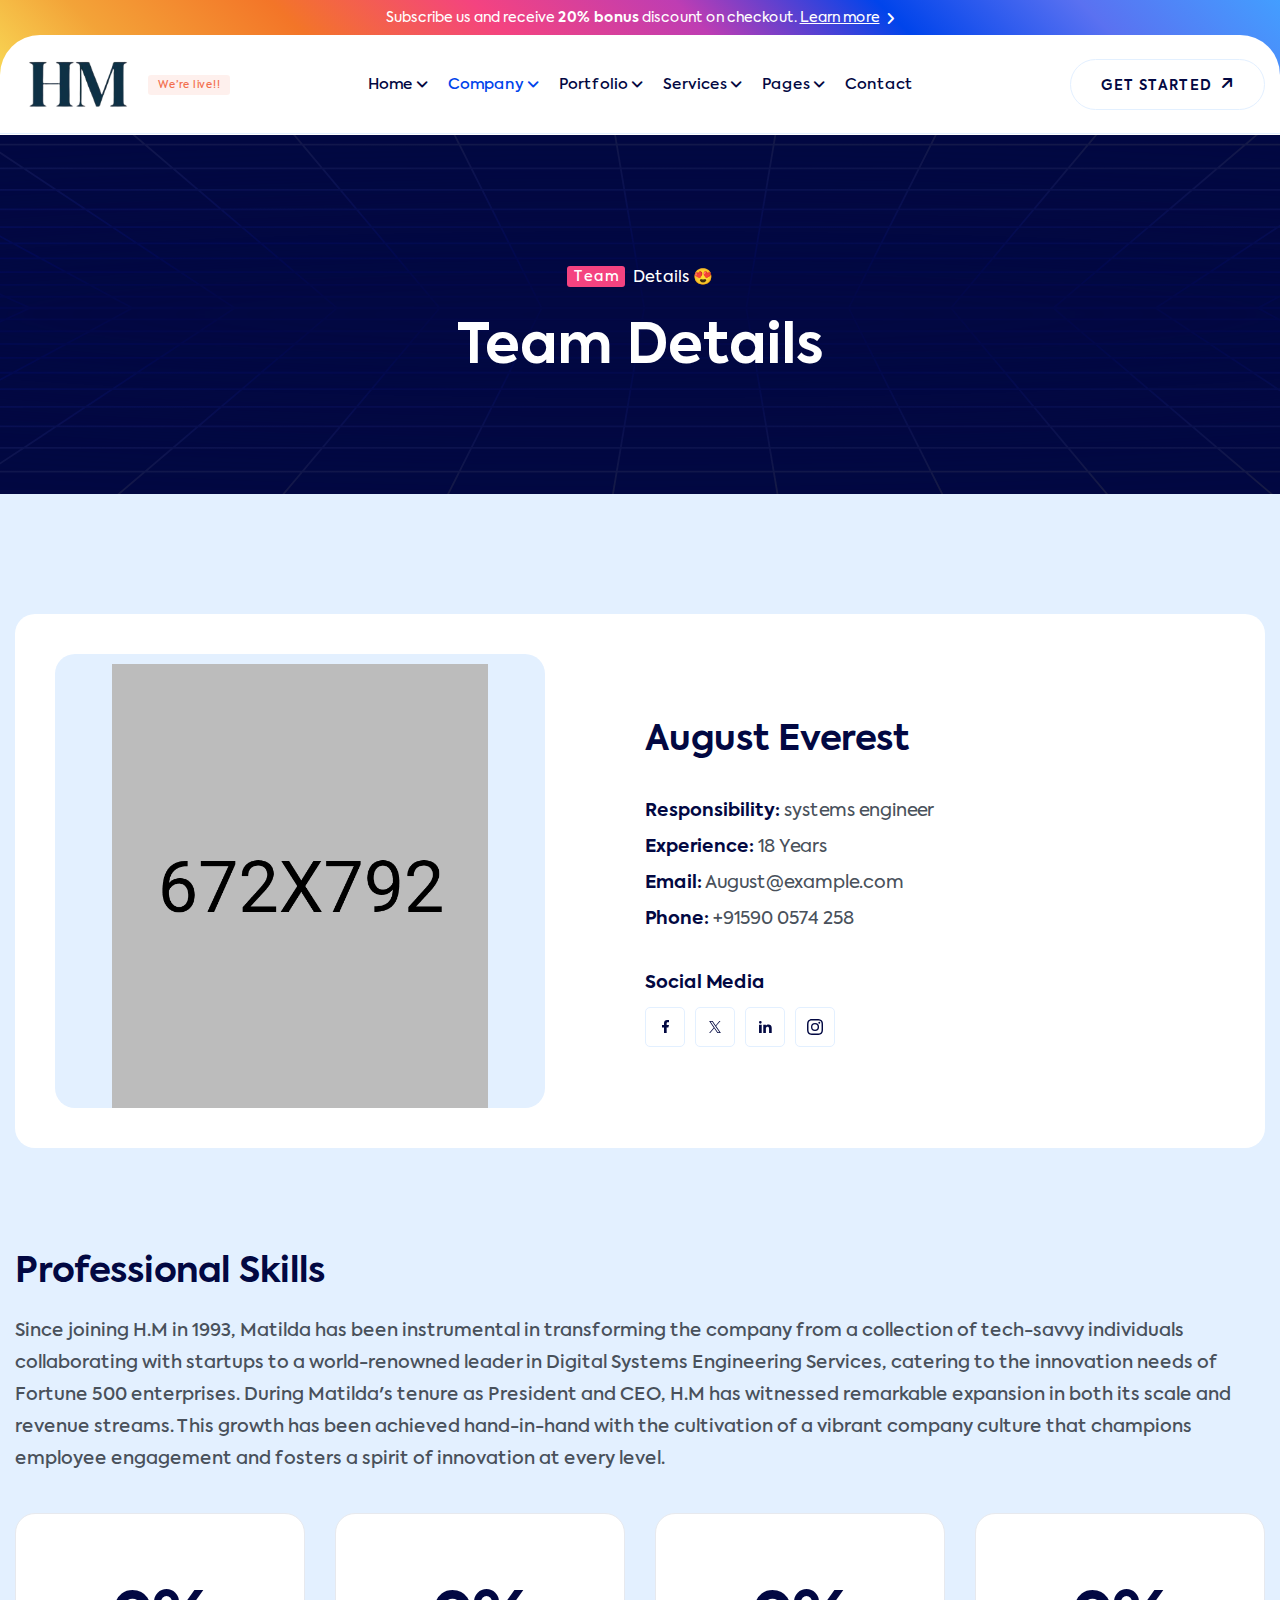
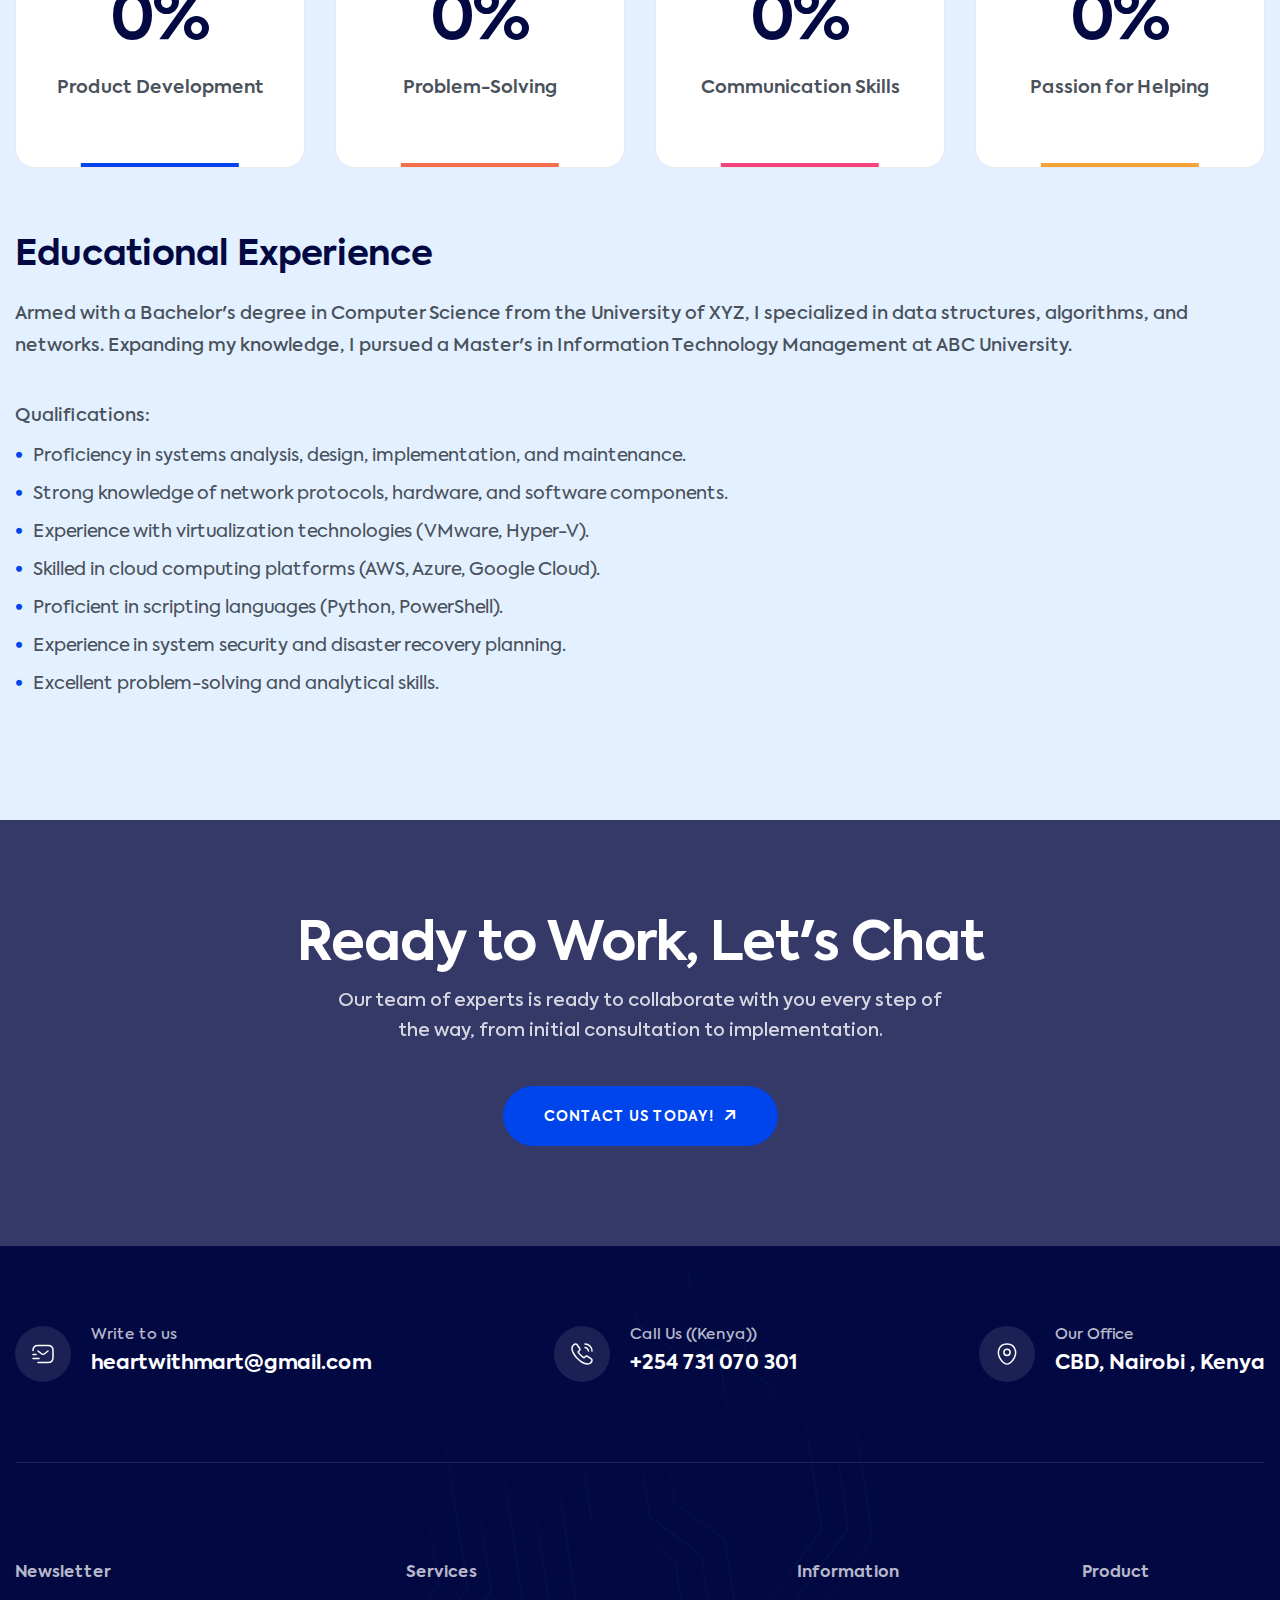
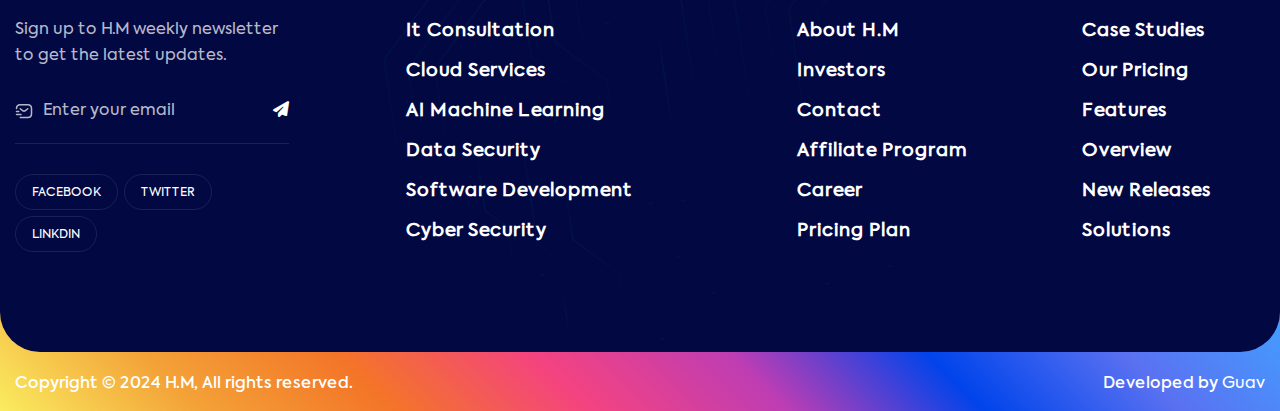
<file: team_details.html>
<!DOCTYPE html>
<html lang="en">

  <head>
    <meta charset="utf-8" />
    <meta name="viewport" content="width=device-width, initial-scale=1, shrink-to-fit=no" />
    <meta http-equiv="x-ua-compatible" content="ie=edge" />
    <meta name="thumbnail" content="assets/images/H.M_page_thumbnail.webp" />
    <meta name="description" content="H.M – IT Solutions & Technology, Business Consulting, Software Company" />
    <meta name="keywords" content="Bootstrap Site Template" />
    <meta name="author" content="Webrock" />

    <title>
      Team Details – H.M – IT Solutions & Technology, Business Consulting,
      Software Company
    </title>
    <link rel="shortcut icon" href="assets/images/site_logo/favourite_icon_2.svg" />

    <!-- Fraimwork - CSS Include -->
    <link rel="stylesheet" type="text/css" href="assets/css/bootstrap.min.css" />

    <!-- Icon - CSS Include -->
    <link rel="stylesheet" type="text/css" href="assets/css/fontawesome.css" />

    <!-- Animation - CSS Include -->
    <link rel="stylesheet" type="text/css" href="assets/css/animate.min.css" />

    <!-- Carousel - CSS Include -->
    <link rel="stylesheet" type="text/css" href="assets/css/swiper-bundle.min.css" />

    <!-- Video & Image Popup - CSS Include -->
    <link rel="stylesheet" type="text/css" href="assets/css/magnific-popup.min.css" />

    <!-- Counter - CSS Include -->
    <link rel="stylesheet" type="text/css" href="assets/css/odometer.min.css" />

    <!-- Custom - CSS Include -->
    <link rel="stylesheet" type="text/css" href="assets/css/style.css" />
  </head>

  <body>
    <!-- Body Wrap - Start -->
    <div class="page_wrapper">
      <!-- Preloader - Start -->
      <div id="preloader" class="preloader">
        <div class="loader-circle">
          <div class="loader-line-mask">
            <div class="loader-line"></div>
          </div>
          <div class="loader-logo">
            <img src="assets/images/site_logo/site_logo_2.jpeg"
              alt="Site Logo – H.M – IT Solutions &amp; Technology Site Template" />
          </div>
        </div>
      </div>
      <!-- Preloader - End -->

      <!-- Back To Top - Start -->
      <div class="backtotop">
        <a href="#" class="scroll">
          <i class="fa-solid fa-arrow-up"></i>
        </a>
      </div>
      <!-- Back To Top - End -->

      <!-- Site Header - Start
      ================================================== -->
      <header class="site_header site_header_1">
        <div class="header_top text-center">
          <div class="container">
            <p class="m-0">
              Subscribe us and receive <b>20% bonus</b> discount on checkout.
              <a href="pricing.html"><u>Learn more</u> <i class="fa-solid fa-angle-right"></i></a>
            </p>
          </div>
        </div>
        <div class="header_bottom stricky">
          <div class="container">
            <div class="row align-items-center">
              <div class="col-xl-3 col-lg-2 col-5">
                <div class="site_logo">
                  <a class="site_link" href="index.html">
                    <img src="assets/images/site_logo/site_logo_3.jpeg"
                      alt="Site Logo – H.M – IT Solutions & Technology, Business Consulting, Software Company" />
                  </a>
                  <div class="badge bg-danger-subtle text-danger">
                    We’re live!!
                  </div>
                </div>
              </div>
              <div class="col-xl-6 col-lg-7 col-2">
                <nav class="main_menu navbar navbar-expand-lg">
                  <div class="main_menu_inner collapse navbar-collapse justify-content-lg-center"
                    id="main_menu_dropdown">
                    <ul class="main_menu_list unordered_list justify-content-center">
                      <li class="dropdown">
                        <a class="nav-link" href="#" id="home_submenu" role="button" data-bs-toggle="dropdown"
                          aria-expanded="false">
                          Home
                        </a>
                        <ul class="dropdown-menu" aria-labelledby="home_submenu">
                          <li><a href="index.html">IT Solution</a></li>
                          <li>
                            <a href="index_software_company.html">Software Company</a>
                          </li>
                          <li>
                            <a href="index_business_consulting.html">Business Consulting</a>
                          </li>
                        </ul>
                      </li>
                      <li class="dropdown active">
                        <a class="nav-link" href="#" id="company_submenu" role="button" data-bs-toggle="dropdown"
                          aria-expanded="false">
                          Company
                        </a>
                        <div class="dropdown-menu mega_menu_wrapper" aria-labelledby="company_submenu">
                          <div class="container">
                            <div class="row">
                              <div class="col-lg-9">
                                <div class="megamenu_pages_wrapper mb-5">
                                  <div class="row">
                                    <div class="col-lg-3 col-md-6">
                                      <a class="iconbox_block_2" href="about.html">
                                        <span class="icon_title_wrap">
                                          <small class="iconbox_icon">
                                            <img src="assets/images/icons/icon_wifi.svg" alt="Wifi SVG Icon" />
                                          </small>
                                          <small class="iconbox_title">About Us</small>
                                        </span>
                                        <span class="description mb-0">
                                          Learn more about H.M
                                        </span>
                                      </a>
                                    </div>
                                    <div class="col-lg-3 col-md-6">
                                      <a class="iconbox_block_2" href="pricing.html">
                                        <span class="icon_title_wrap">
                                          <small class="iconbox_icon">
                                            <img src="assets/images/icons/icon_dollar_2.svg" alt="Dollar SVG Icon" />
                                          </small>
                                          <small class="iconbox_title">Our Pricing</small>
                                        </span>
                                        <span class="description mb-0">
                                          Streamlined Pricing
                                        </span>
                                      </a>
                                    </div>
                                    <div class="col-lg-3 col-md-6">
                                      <a class="iconbox_block_2" href="portfolio.html">
                                        <span class="icon_title_wrap">
                                          <small class="iconbox_icon">
                                            <img src="assets/images/icons/icon_chart.svg" alt="Chart SVG Icon" />
                                          </small>
                                          <small class="iconbox_title">Portfolio</small>
                                        </span>
                                        <span class="description mb-0">
                                          Explore our all overview
                                        </span>
                                      </a>
                                    </div>
                                    <div class="col-lg-3 col-md-6">
                                      <a class="iconbox_block_2" href="portfolio_details.html">
                                        <span class="icon_title_wrap">
                                          <small class="iconbox_icon">
                                            <img src="assets/images/icons/icon_tag_2.svg" alt="Event Tag SVG Icon" />
                                          </small>
                                          <small class="iconbox_title">Portfolio Details</small>
                                        </span>
                                        <span class="description mb-0">
                                          Explore our work overview
                                        </span>
                                      </a>
                                    </div>
                                    <div class="col-lg-3 col-md-6">
                                      <a class="iconbox_block_2" href="team.html">
                                        <span class="icon_title_wrap">
                                          <small class="iconbox_icon">
                                            <img src="assets/images/icons/icon_user_2.svg" alt="User Check SVG Icon" />
                                          </small>
                                          <small class="iconbox_title">Team</small>
                                        </span>
                                        <span class="description mb-0">
                                          We are friendly Join our team
                                        </span>
                                      </a>
                                    </div>
                                    <div class="col-lg-3 col-md-6">
                                      <a class="iconbox_block_2" href="team_details.html">
                                        <span class="icon_title_wrap">
                                          <small class="iconbox_icon">
                                            <img src="assets/images/icons/icon_users.svg" alt="Users SVG Icon" />
                                          </small>
                                          <small class="iconbox_title">Team Details</small>
                                        </span>
                                        <span class="description mb-0">
                                          We are friendly Join our team
                                        </span>
                                      </a>
                                    </div>
                                    <div class="col-lg-3 col-md-6">
                                      <a class="iconbox_block_2" href="service.html">
                                        <span class="icon_title_wrap">
                                          <small class="iconbox_icon">
                                            <img src="assets/images/icons/icon_pen.svg" alt="Pen SVG Icon" />
                                          </small>
                                          <small class="iconbox_title">Services</small>
                                        </span>
                                        <small class="description mb-0">
                                          Happy to help you!
                                        </small>
                                      </a>
                                    </div>
                                    <div class="col-lg-3 col-md-6">
                                      <a class="iconbox_block_2" href="service_details.html">
                                        <span class="icon_title_wrap">
                                          <small class="iconbox_icon">
                                            <img src="assets/images/icons/icon_pen.svg" alt="Pen SVG Icon" />
                                          </small>
                                          <small class="iconbox_title">Service Details</small>
                                        </span>
                                        <small class="description mb-0">
                                          Happy to help you!
                                        </small>
                                      </a>
                                    </div>
                                  </div>
                                </div>
                                <ul class="btns_group p-0 unordered_list justify-content-start">
                                  <li>
                                    <a class="btn btn-primary" href="contact.html">
                                      <span class="btn_label" data-text="Free Consultation">Free Consultation</span>
                                      <span class="btn_icon">
                                        <i class="fa-solid fa-arrow-up-right"></i>
                                      </span>
                                    </a>
                                  </li>
                                  <li>
                                    <div class="review_short_info_2">
                                      <div class="review_admin_logo">
                                        <img src="assets/images/clients/client_logo_9.webp" alt="Client Logo" />
                                      </div>
                                      <div class="review_info_content">
                                        <ul class="rating_block unordered_list">
                                          <li>
                                            <i class="fa-solid fa-star fa-fw"></i>
                                          </li>
                                          <li>
                                            <i class="fa-solid fa-star fa-fw"></i>
                                          </li>
                                          <li>
                                            <i class="fa-solid fa-star fa-fw"></i>
                                          </li>
                                          <li>
                                            <i class="fa-solid fa-star fa-fw"></i>
                                          </li>
                                          <li>
                                            <i class="fa-solid fa-star fa-fw"></i>
                                          </li>
                                        </ul>
                                        <div class="review_counter">
                                          From <b>200+</b> reviews
                                        </div>
                                      </div>
                                    </div>
                                  </li>
                                  <li>
                                    <div class="review_short_info_2">
                                      <div class="review_admin_logo">
                                        <img src="assets/images/clients/client_logo_10.webp" alt="Client Logo" />
                                      </div>
                                      <div class="review_info_content">
                                        <ul class="rating_block unordered_list">
                                          <li>
                                            <i class="fa-solid fa-star fa-fw"></i>
                                          </li>
                                          <li>
                                            <i class="fa-solid fa-star fa-fw"></i>
                                          </li>
                                          <li>
                                            <i class="fa-solid fa-star fa-fw"></i>
                                          </li>
                                          <li>
                                            <i class="fa-solid fa-star fa-fw"></i>
                                          </li>
                                          <li>
                                            <i class="fa-solid fa-star fa-fw"></i>
                                          </li>
                                        </ul>
                                        <div class="review_counter">
                                          From <b>200+</b> reviews
                                        </div>
                                      </div>
                                    </div>
                                  </li>
                                </ul>
                              </div>
                              <div class="col-lg-3">
                                <div class="site_author bg-primary">
                                  <div class="author_box">
                                    <div class="author_image bg-light">
                                      <img src="assets/images/avatar/avatar_7.webp" alt="Site Author Image" />
                                    </div>
                                    <div class="author_box_content">
                                      <h3 class="author_name text-white">
                                        Martha Wambeo
                                      </h3>
                                      <span class="author_designation text-white">CEO & Founder At H.M</span>
                                    </div>
                                    <div class="quote_icon">
                                      <img src="assets/images/icons/icon_quote.svg" alt="Quote Icon" />
                                    </div>
                                  </div>
                                  <p class="mb-0 text-white">
                                    As a CEO & Founder At H.M I have been voice
                                    crying in the wilderness, trying to make
                                    requirements clear, use every minute to
                                    deliver the result, and not reinvent the
                                    wheel. Here at H.M, I made that possible for
                                    the clients.
                                  </p>
                                </div>
                              </div>
                            </div>
                          </div>
                        </div>
                      </li>
                      <li class="dropdown">
                        <a class="nav-link" href="#" id="portfolio_submenu" role="button" data-bs-toggle="dropdown"
                          aria-expanded="false">
                          Portfolio
                        </a>
                        <ul class="dropdown-menu" aria-labelledby="portfolio_submenu">
                          <li><a href="portfolio.html">Portfolio</a></li>
                          <li>
                            <a href="portfolio_details.html">Portfolio Details</a>
                          </li>
                        </ul>
                      </li>
                      <li class="dropdown">
                        <a class="nav-link" href="#" id="services_submenu" role="button" data-bs-toggle="dropdown"
                          aria-expanded="false">
                          Services
                        </a>
                        <div class="dropdown-menu mega_menu_wrapper p-0" aria-labelledby="services_submenu">
                          <div class="container">
                            <div class="row justify-content-lg-between">
                              <div class="col-lg-8">
                                <div class="row">
                                  <div class="col-lg-4">
                                    <div class="megamenu_widget">
                                      <h3 class="megamenu_info_title">
                                        Services
                                      </h3>
                                      <ul class="icon_list unordered_list_block">
                                        <li>
                                          <a href="service_details.html">
                                            <span class="icon_list_text">
                                              IT Management Services
                                            </span>
                                          </a>
                                        </li>
                                        <li>
                                          <a href="service_details.html">
                                            <span class="icon_list_text">
                                              Data Tracking Security
                                            </span>
                                          </a>
                                        </li>
                                        <li>
                                          <a href="service_details.html">
                                            <span class="icon_list_text">
                                              Website Development
                                            </span>
                                          </a>
                                        </li>
                                        <li>
                                          <a href="service_details.html">
                                            <span class="icon_list_text">
                                              CRM Solutions and Design
                                            </span>
                                          </a>
                                        </li>
                                        <li>
                                          <a href="service_details.html">
                                            <span class="icon_list_text">
                                              UI/UX Design Services
                                            </span>
                                          </a>
                                        </li>
                                        <li>
                                          <a href="service_details.html">
                                            <span class="icon_list_text">
                                              Technology Solution
                                            </span>
                                          </a>
                                        </li>
                                        <li>
                                          <a href="service_details.html">
                                            <span class="icon_list_text">
                                              Software Development
                                            </span>
                                          </a>
                                        </li>

                                        <!-- Added Services -->
                                        <li>
                                          <a href="service_details.html">
                                            <span class="icon_list_text">
                                              Cyber Security - Network Security
                                            </span>
                                          </a>
                                        </li>
                                        <li>
                                          <a href="service_details.html">
                                            <span class="icon_list_text">
                                              Data Analytics
                                            </span>
                                          </a>
                                        </li>
                                        <li>
                                          <a href="service_details.html">
                                            <span class="icon_list_text">
                                              Digital Strategy and Consulting
                                            </span>
                                          </a>
                                        </li>
                                        <li>
                                          <a href="service_details.html">
                                            <span class="icon_list_text">
                                              Digital Sales and Marketing
                                            </span>
                                          </a>
                                        </li>
                                        <li>
                                          <a href="service_details.html">
                                            <span class="icon_list_text">
                                              E-mail Marketing
                                            </span>
                                          </a>
                                        </li>
                                        <li>
                                          <a href="service_details.html">
                                            <span class="icon_list_text">
                                              Brand Management
                                            </span>
                                          </a>
                                        </li>
                                        <li>
                                          <a href="service_details.html">
                                            <span class="icon_list_text">
                                              Reputation Management
                                            </span>
                                          </a>
                                        </li>
                                        <li>
                                          <a href="service_details.html">
                                            <span class="icon_list_text">
                                              Social Media Management
                                            </span>
                                          </a>
                                        </li>
                                        <li>
                                          <a href="service_details.html">
                                            <span class="icon_list_text">
                                              Graphic Design
                                            </span>
                                          </a>
                                        </li>

                                        <div class="col-lg-4">
                                          <div class="megamenu_widget">
                                            <h3 class="megamenu_info_title">
                                              Our Fields
                                            </h3>
                                            <ul class="icon_list unordered_list_block">
                                              <li>
                                                <a href="fields.html">
                                                  <span class="icon_list_text">
                                                    Healthcare
                                                  </span>
                                                </a>
                                              </li>
                                              <li>
                                                <a href="fields.html">
                                                  <span class="icon_list_text">
                                                    Banks
                                                  </span>
                                                </a>
                                              </li>
                                              <li>
                                                <a href="fields.html">
                                                  <span class="icon_list_text">
                                                    Logistics
                                                  </span>
                                                </a>
                                              </li>
                                              <li>
                                                <a href="fields.html">
                                                  <span class="icon_list_text">
                                                    Supermarkets
                                                  </span>
                                                </a>
                                              </li>
                                              <li>
                                                <a href="fields.html">
                                                  <span class="icon_list_text">
                                                    Industries
                                                  </span>
                                                </a>
                                              </li>
                                              <li>
                                                <a href="fields.html">
                                                  <span class="icon_list_text">
                                                    Hotels
                                                  </span>
                                                </a>
                                              </li>
                                              <li>
                                                <a href="fields.html">
                                                  <span class="icon_list_text">
                                                    Fintech
                                                  </span>
                                                </a>
                                              </li>
                                            </ul>
                                          </div>
                                        </div>
                                        <div class="col-lg-4">
                                          <div class="megamenu_widget">
                                            <h3 class="megamenu_info_title">
                                              Product
                                            </h3>
                                            <ul class="icon_list unordered_list_block">
                                              <li>
                                                <a href="portfolio.html">
                                                  <span class="icon_list_text">
                                                    Case Studies
                                                  </span>
                                                </a>
                                              </li>
                                              <li>
                                                <a href="pricing.html">
                                                  <span class="icon_list_text">
                                                    Our Pricing
                                                  </span>
                                                </a>
                                              </li>
                                              <li>
                                                <a href="service.html">
                                                  <span class="icon_list_text">
                                                    Features
                                                  </span>
                                                </a>
                                              </li>
                                              <li>
                                                <a href="about.html">
                                                  <span class="icon_list_text">
                                                    Overview
                                                  </span>
                                                </a>
                                              </li>
                                              <li>
                                                <a href="#!">
                                                  <span class="icon_list_text">
                                                    New Releases
                                                  </span>
                                                </a>
                                              </li>
                                              <li>
                                                <a href="service.html">
                                                  <span class="icon_list_text">
                                                    Solutions
                                                  </span>
                                                </a>
                                              </li>
                                            </ul>
                                          </div>
                                        </div>
                                    </div>
                                    <div class="social_area">
                                      <ul class="social_icons_block unordered_list" data-text="Follow Us:">
                                        <li>
                                          <a href="#!">
                                            <i class="fa-brands fa-facebook-f"></i>
                                          </a>
                                        </li>
                                        <li>
                                          <a href="#!">
                                            <i class="fa-brands fa-twitter"></i>
                                          </a>
                                        </li>
                                        <li>
                                          <a href="#!">
                                            <i class="fa-brands fa-linkedin-in"></i>
                                          </a>
                                        </li>
                                        <li>
                                          <a href="#!">
                                            <i class="fa-brands fa-dribbble"></i>
                                          </a>
                                        </li>
                                      </ul>
                                      <p class="career_link m-0">
                                        Looking for the ultimate consultancy?
                                        <a href="#!">We’re live!!</a>
                                      </p>
                                    </div>
                                  </div>
                                  <div class="col-lg-3">
                                    <div class="megamenu_case bg-primary">
                                      <h3>Computer Software</h3>
                                      <h4>Astarte Medical</h4>
                                      <img src="assets/images/case/case_image_4.webp" alt="Case Image" />
                                      <a class="btn" href="portfolio.html">
                                        <span class="btn_label" data-text="Read Case">Read Case</span>
                                        <span class="btn_icon">
                                          <i class="fa-solid fa-arrow-up-right"></i>
                                        </span>
                                      </a>
                                    </div>
                                  </div>
                                </div>
                              </div>
                            </div>
                      </li>
                      <li class="dropdown">
                        <a class="nav-link" href="#" id="pages_submenu" role="button" data-bs-toggle="dropdown"
                          aria-expanded="false">
                          Pages
                        </a>
                        <ul class="dropdown-menu" aria-labelledby="pages_submenu">
                          <li><a href="about.html">About Us</a></li>
                          <li class="dropdown">
                            <a class="nav-link" href="#" id="blog_submenu" role="button" data-bs-toggle="dropdown"
                              aria-expanded="false">
                              Blogs
                            </a>
                            <ul class="dropdown-menu" aria-labelledby="blog_submenu">
                              <li><a href="blog.html">Our Blogs</a></li>
                              <li>
                                <a href="blog_details.html">Blog Details</a>
                              </li>
                            </ul>
                          </li>
                          <li><a href="contact.html">Help Center</a></li>
                          <li>
                            <a href="#!">Careers
                              <small class="badge bg-danger-subtle text-danger">We’re live!!</small></a>
                          </li>
                        </ul>
                      </li>
                      <li><a href="contact.html">Contact</a></li>
                    </ul>
                  </div>
                </nav>
              </div>
              <div class="col-xl-3 col-lg-3 col-5">
                <ul class="header_btns_group unordered_list justify-content-end">
                  <li>
                    <!-- Mobile Menu Button -->
                    <button class="mobile_menu_btn navbar-toggler" type="button" data-bs-toggle="collapse"
                      data-bs-target="#main_menu_dropdown" aria-expanded="false" aria-label="Toggle navigation">
                      <i class="far fa-bars"></i>
                    </button>

                    <!-- Collapsible Mobile Menu -->
                    <div class="collapse navbar-collapse" id="main_menu_dropdown">
                      <ul class="navbar-nav main_menu_list unordered_list justify-content-center">
                        <!-- Home Dropdown Menu -->
                        <li class="nav-item dropdown active">
                          <a class="nav-link" href="#" id="home_submenu" role="button" data-bs-toggle="dropdown"
                            aria-expanded="false">
                            Home
                          </a>
                          <ul class="dropdown-menu" aria-labelledby="home_submenu">
                            <li class="active">
                              <a class="dropdown-item" href="index.html">IT Solution</a>
                            </li>
                            <li>
                              <a class="dropdown-item" href="index_software_company.html">Software Company</a>
                            </li>
                            <li>
                              <a class="dropdown-item" href="index_business_consulting.html">Business Consulting</a>
                            </li>
                          </ul>
                        </li>
                        <!-- Other Menu Items -->
                        <li class="nav-item">
                          <a class="nav-link" href="about.html">About Us</a>
                        </li>
                        <li class="nav-item">
                          <a class="nav-link" href="pricing.html">Our Pricing</a>
                        </li>
                        <li class="nav-item">
                          <a class="nav-link" href="portfolio.html">Portfolio</a>
                        </li>
                        <li class="nav-item">
                          <a class="nav-link" href="portfolio_details.html">Portfolio Details</a>
                        </li>
                        <li class="nav-item">
                          <a class="nav-link" href="team.html">Team</a>
                        </li>
                        <li class="nav-item">
                          <a class="nav-link" href="team_details.html">Team Details</a>
                        </li>
                        <li class="nav-item">
                          <a class="nav-link" href="service.html">Services</a>
                        </li>
                        <li class="nav-item">
                          <a class="nav-link" href="service_details.html">Service Details</a>
                        </li>
                        <li class="nav-item">
                          <a class="nav-link" href="blog.html">Blog</a>
                        </li>
                        <li class="nav-item">
                          <a class="nav-link" href="blog_details.html">Blog Details</a>
                        </li>
                        <li class="nav-item">
                          <a class="nav-link" href="contact.html">Contact Us</a>
                        </li>
                        <li class="nav-item">
                          <a class="nav-link" href="fields.html">Fields</a>
                        </li>
                      </ul>
                    </div>

                    <!-- Custom CSS -->
                    <style>
                      .mobile_menu_btn {
                        border: none;
                        background-color: transparent;
                        padding: 10px;
                      }

                      .navbar-toggler-icon {
                        font-size: 1.5rem;
                        color: #333;
                      }

                      .navbar-nav .nav-link {
                        color: #333;
                        padding: 10px 15px;
                        text-align: center;
                      }

                      .navbar-nav .dropdown-menu {
                        background-color: #f8f9fa;
                        border-radius: 0.25rem;
                        box-shadow: 0 0.125rem 0.25rem rgba(0, 0, 0, 0.075);
                      }

                      .navbar-nav .dropdown-item {
                        color: #333;
                        padding: 10px 20px;
                      }

                      .navbar-nav .dropdown-item:hover {
                        background-color: #e9ecef;
                      }
                    </style>

                    <!-- Bootstrap JS and Popper.js (inline) -->
                    <script src="https://cdn.jsdelivr.net/npm/@popperjs/core@2.11.7/dist/umd/popper.min.js"></script>
                    <script src="https://cdn.jsdelivr.net/npm/bootstrap@5.3.0/dist/js/bootstrap.min.js"></script>

                  </li>
                  <li>
                    <a class="btn btn-outline-light" href="pricing.html">
                      <span class="btn_label" data-text="Get Started">Get Started</span>
                      <span class="btn_icon">
                        <i class="fa-solid fa-arrow-up-right"></i>
                      </span>
                    </a>
                  </li>
                </ul>
              </div>
            </div>
          </div>
        </div>
      </header>
      <!-- Site Header - End
      ================================================== -->

      <!-- Main Body - Start
      ================================================== -->
      <main class="page_content">
        <!-- Page Banner Section - Start
        ================================================== -->
        <section class="page_banner_section text-center"
          style="background-image: url('assets/images/shapes/bg_pattern_4.svg')">
          <div class="container">
            <div class="heading_focus_text text-white">
              <span class="badge bg-secondary">Team</span>
              Details 😍
            </div>
            <h1 class="page_title mb-0 text-white">Team Details</h1>
          </div>
        </section>
        <!-- Page Banner Section - End
        ================================================== -->

        <!-- Team Details Section - Start
        ================================================== -->
        <section class="team_details_section section_space bg-light">
          <div class="container">
            <div class="team_member_details_card">
              <div class="team_member_image">
                <img src="assets/images/team/team_member_image_3.webp" alt="Team Member Image" />
              </div>
              <div class="team_member_content">
                <h2 class="team_member_name">August Everest</h2>
                <ul class="icon_list unordered_list_block">
                  <li>
                    <span class="icon_list_text">
                      <strong>Responsibility:</strong>
                      systems engineer
                    </span>
                  </li>
                  <li>
                    <span class="icon_list_text">
                      <strong>Experience:</strong>
                      18 Years
                    </span>
                  </li>
                  <li>
                    <span class="icon_list_text">
                      <strong>Email:</strong>
                      August@example.com
                    </span>
                  </li>
                  <li>
                    <span class="icon_list_text">
                      <strong>Phone:</strong>
                      +91590 0574 258
                    </span>
                  </li>
                </ul>
                <div class="social_wrapper">
                  <h3 class="social_title">Social Media</h3>
                  <ul class="social_icons_block unordered_list">
                    <li>
                      <a href="#!">
                        <img src="assets/images/icons/icon_facebook.svg" alt="Icon Facebook" />
                      </a>
                    </li>
                    <li>
                      <a href="#!">
                        <img src="assets/images/icons/icon_twitter_x.svg" alt="Icon Twitter X" />
                      </a>
                    </li>
                    <li>
                      <a href="#!">
                        <img src="assets/images/icons/icon_linkedin.svg" alt="Icon Linkedin" />
                      </a>
                    </li>
                    <li>
                      <a href="#!">
                        <img src="assets/images/icons/icon_instagram.svg" alt="Icon Instagram" />
                      </a>
                    </li>
                  </ul>
                </div>
              </div>
            </div>

            <h3 class="details_item_info_title">Professional Skills</h3>
            <p>
              Since joining H.M in 1993, Matilda has been instrumental in
              transforming the company from a collection of tech-savvy
              individuals collaborating with startups to a world-renowned leader
              in Digital Systems Engineering Services, catering to the
              innovation needs of Fortune 500 enterprises. During Matilda's
              tenure as President and CEO, H.M has witnessed remarkable
              expansion in both its scale and revenue streams. This growth has
              been achieved hand-in-hand with the cultivation of a vibrant
              company culture that champions employee engagement and fosters a
              spirit of innovation at every level.
            </p>

            <div class="row mb-5">
              <div class="col-lg-3 col-md-6 col-sm-6">
                <div class="funfact_block text-center">
                  <div class="counter_value">
                    <span class="odometer" data-count="98">0</span>
                    <span>%</span>
                  </div>
                  <h3 class="funfact_title mb-0">Product Development</h3>
                  <div class="bottom_line bg-primary"></div>
                </div>
              </div>
              <div class="col-lg-3 col-md-6 col-sm-6">
                <div class="funfact_block text-center">
                  <div class="counter_value">
                    <span class="odometer" data-count="88">0</span>
                    <span>%</span>
                  </div>
                  <h3 class="funfact_title mb-0">Problem-Solving</h3>
                  <div class="bottom_line bg-danger"></div>
                </div>
              </div>
              <div class="col-lg-3 col-md-6 col-sm-6">
                <div class="funfact_block text-center">
                  <div class="counter_value">
                    <span class="odometer" data-count="99">0</span>
                    <span>%</span>
                  </div>
                  <h3 class="funfact_title mb-0">Communication Skills</h3>
                  <div class="bottom_line bg-secondary"></div>
                </div>
              </div>
              <div class="col-lg-3 col-md-6 col-sm-6">
                <div class="funfact_block text-center">
                  <div class="counter_value">
                    <span class="odometer" data-count="77">0</span>
                    <span>%</span>
                  </div>
                  <h3 class="funfact_title mb-0">Passion for Helping</h3>
                  <div class="bottom_line bg-warning"></div>
                </div>
              </div>
            </div>

            <h3 class="details_item_info_title">Educational Experience</h3>
            <p>
              Armed with a Bachelor's degree in Computer Science from the
              University of XYZ, I specialized in data structures, algorithms,
              and networks. Expanding my knowledge, I pursued a Master's in
              Information Technology Management at ABC University.
            </p>

            <p class="mb-2">Qualifications:</p>
            <ul class="icon_list unordered_list_block">
              <li>
                <span class="icon_list_icon">
                  <i class="fa-solid fa-circle fa-fw"></i>
                </span>
                <span class="icon_list_text">
                  Proficiency in systems analysis, design, implementation, and
                  maintenance.
                </span>
              </li>
              <li>
                <span class="icon_list_icon">
                  <i class="fa-solid fa-circle fa-fw"></i>
                </span>
                <span class="icon_list_text">
                  Strong knowledge of network protocols, hardware, and software
                  components.
                </span>
              </li>
              <li>
                <span class="icon_list_icon">
                  <i class="fa-solid fa-circle fa-fw"></i>
                </span>
                <span class="icon_list_text">
                  Experience with virtualization technologies (VMware, Hyper-V).
                </span>
              </li>
              <li>
                <span class="icon_list_icon">
                  <i class="fa-solid fa-circle fa-fw"></i>
                </span>
                <span class="icon_list_text">
                  Skilled in cloud computing platforms (AWS, Azure, Google
                  Cloud).
                </span>
              </li>
              <li>
                <span class="icon_list_icon">
                  <i class="fa-solid fa-circle fa-fw"></i>
                </span>
                <span class="icon_list_text">
                  Proficient in scripting languages (Python, PowerShell).
                </span>
              </li>
              <li>
                <span class="icon_list_icon">
                  <i class="fa-solid fa-circle fa-fw"></i>
                </span>
                <span class="icon_list_text">
                  Experience in system security and disaster recovery planning.
                </span>
              </li>
              <li>
                <span class="icon_list_icon">
                  <i class="fa-solid fa-circle fa-fw"></i>
                </span>
                <span class="icon_list_text">
                  Excellent problem-solving and analytical skills.
                </span>
              </li>
            </ul>
          </div>
        </section>
        <!-- Team Details Section - End
        ================================================== -->

        <!-- Call To Action Section - Start
        ================================================== -->
        <section class="calltoaction_section parallaxie" style="
            background-image: url('assets/images/backgrounds/bg_image_1.webp');
          ">
          <div class="container text-center">
            <div class="heading_block text-white">
              <h2 class="heading_text">Ready to Work, Let's Chat</h2>
              <p class="heading_description mb-0">
                Our team of experts is ready to collaborate with you every step
                of the way, from initial consultation to implementation.
              </p>
            </div>
            <a class="btn btn-primary" href="contact.html">
              <span class="btn_label" data-text="Contact Us Today!">Contact Us Today!</span>
              <span class="btn_icon">
                <i class="fa-solid fa-arrow-up-right"></i>
              </span>
            </a>
          </div>
        </section>
        <!-- Call To Action Section - End
        ================================================== -->
      </main>
      <!-- Main Body - End
      ================================================== -->

      <!-- Site Footer - Start
      ================================================== -->
      <footer class="site_footer footer_layout_1">
        <div class="content_box" style="background-image: url('assets/images/shapes/bg_pattern_3.svg')">
          <div class="container">
            <div class="diract_contact_links text-white">
              <div class="iconbox_block layout_icon_left">
                <div class="iconbox_icon">
                  <img src="assets/images/icons/icon_mail.svg" alt="Mail SVG Icon" />
                </div>
                <div class="iconbox_content">
                  <h3 class="iconbox_title">Write to us</h3>
                  <p class="mb-0">heartwithmart@gmail.com</p>
                </div>
              </div>
              <div class="iconbox_block layout_icon_left">
                <div class="iconbox_icon">
                  <img src="assets/images/icons/icon_calling.svg" alt="Calling Check SVG Icon" />
                </div>
                <div class="iconbox_content">
                  <h3 class="iconbox_title">Call Us ((Kenya))</h3>
                  <p class="mb-0">+254 731 070 301</p>
                </div>
              </div>
              <div class="iconbox_block layout_icon_left">
                <div class="iconbox_icon">
                  <img src="assets/images/icons/icon_map_mark.svg" alt="Map Mark Check SVG Icon" />
                </div>
                <div class="iconbox_content">
                  <h3 class="iconbox_title">Our Office</h3>
                  <p class="mb-0">CBD, Nairobi , Kenya</p>
                </div>
              </div>
            </div>
            <div class="footer_main_content">
              <div class="row justify-content-lg-between">
                <div class="col-lg-3 col-md-6 col-sm-6">
                  <div class="footer_widget pe-md-3">
                    <h2 class="footer_info_title">Newsletter</h2>
                    <p>
                      Sign up to H.M weekly newsletter to get the latest
                      updates.
                    </p>
                    <form class="footer_newslatter" action="#">
                      <label for="footer_mail_input">
                        <img src="assets/images/icons/icon_mail_2.svg" alt="Mail SVG Icon" />
                      </label>
                      <input id="footer_mail_input" type="email" name="email" placeholder="Enter your email" />
                      <button type="submit">
                        <i class="fa-solid fa-paper-plane"></i>
                      </button>
                    </form>
                    <ul class="social_links_block unordered_list">
                      <li><a href="#!">Facebook</a></li>
                      <li><a href="#!">Twitter</a></li>
                      <li><a href="#!">Linkdin</a></li>
                    </ul>
                  </div>
                </div>
                <div class="col-lg-3 col-md-6 col-sm-6">
                  <div class="footer_widget">
                    <h3 class="footer_info_title">Services</h3>
                    <ul class="icon_list unordered_list_block">
                      <li>
                        <a href="#!">
                          <span class="icon_list_text"> It Consultation </span>
                        </a>
                      </li>
                      <li>
                        <a href="#!">
                          <span class="icon_list_text"> Cloud Services </span>
                        </a>
                      </li>
                      <li>
                        <a href="#!">
                          <span class="icon_list_text">
                            AI Machine Learning
                          </span>
                        </a>
                      </li>
                      <li>
                        <a href="#!">
                          <span class="icon_list_text"> Data Security </span>
                        </a>
                      </li>
                      <li>
                        <a href="#!">
                          <span class="icon_list_text">
                            Software Development
                          </span>
                        </a>
                      </li>
                      <li>
                        <a href="#!">
                          <span class="icon_list_text"> Cyber Security </span>
                        </a>
                      </li>
                    </ul>
                  </div>
                </div>
                <div class="col-lg-2 col-md-6 col-sm-6">
                  <div class="footer_widget">
                    <h3 class="footer_info_title">Information</h3>
                    <ul class="icon_list unordered_list_block">
                      <li>
                        <a href="#!">
                          <span class="icon_list_text"> About H.M </span>
                        </a>
                      </li>
                      <li>
                        <a href="#!">
                          <span class="icon_list_text"> Investors </span>
                        </a>
                      </li>
                      <li>
                        <a href="#!">
                          <span class="icon_list_text"> Contact </span>
                        </a>
                      </li>
                      <li>
                        <a href="#!">
                          <span class="icon_list_text">
                            Affiliate Program
                          </span>
                        </a>
                      </li>
                      <li>
                        <a href="#!">
                          <span class="icon_list_text"> Career </span>
                        </a>
                      </li>
                      <li>
                        <a href="#!">
                          <span class="icon_list_text"> Pricing Plan </span>
                        </a>
                      </li>
                    </ul>
                  </div>
                </div>
                <div class="col-lg-2 col-md-6 col-sm-6">
                  <div class="footer_widget">
                    <h3 class="footer_info_title">Product</h3>
                    <ul class="icon_list unordered_list_block">
                      <li>
                        <a href="#!">
                          <span class="icon_list_text"> Case Studies </span>
                        </a>
                      </li>
                      <li>
                        <a href="#!">
                          <span class="icon_list_text"> Our Pricing </span>
                        </a>
                      </li>
                      <li>
                        <a href="#!">
                          <span class="icon_list_text"> Features </span>
                        </a>
                      </li>
                      <li>
                        <a href="#!">
                          <span class="icon_list_text"> Overview </span>
                        </a>
                      </li>
                      <li>
                        <a href="#!">
                          <span class="icon_list_text"> New Releases </span>
                        </a>
                      </li>
                      <li>
                        <a href="#!">
                          <span class="icon_list_text"> Solutions </span>
                        </a>
                      </li>
                    </ul>
                  </div>
                </div>
              </div>
            </div>
          </div>
        </div>
        <div class="footer_bottom">
          <div class="container d-md-flex align-items-md-center justify-content-md-between">
            <p class="copyright_text m-0">
              Copyright © 2024 H.M, All rights reserved.
            </p>
            <p class="copyright_text m-0">
              Developed by
              <a href="https://guavytechsolutions.com/" target="_blank">Guav</a>
            </p>
          </div>
        </div>
      </footer>
      <!-- Site Footer - End
      ================================================== -->
    </div>
    <!-- Body Wrap - End -->

    <!-- Fraimwork - Jquery Include -->
    <script src="assets/js/jquery.min.js"></script>
    <script src="assets/js/popper.min.js"></script>
    <script src="assets/js/bootstrap.min.js"></script>
    <script src="assets/js/bootstrap-dropdown-ml-hack.min.js"></script>

    <!-- Carousel - Jquery Include -->
    <script src="assets/js/swiper-bundle.min.js"></script>

    <!-- Parallax Effects - jquery include -->
    <script src="assets/js/parallaxie.js"></script>
    <script src="assets/js/parallax-scroll.js"></script>
    <script src="assets/js/wow.min.js"></script>

    <!-- Countdown - Jquery Include -->
    <script src="assets/js/countdown.js"></script>

    <!-- Video & Image Popup - Jquery Include -->
    <script src="assets/js/magnific-popup.min.js"></script>

    <!-- Counter - Jquery Include -->
    <script src="assets/js/appear.min.js"></script>
    <script src="assets/js/odometer.min.js"></script>

    <!-- Circular Progress Bar - Jquery Include -->
    <script src="assets/js/circularProgressBar.min.js"></script>

    <!-- Custom - Jquery Include -->
    <script src="assets/js/main.js"></script>
  </body>

</html>
</file>
<file: assets/css/style.css>
@charset "UTF-8";
/* Table Of Content - start
================================================== */
/* 
* Project Name   :  H.M – IT Solutions & Technology, Business Consulting, Software Company
* File           :  CSS Base
* Version        :  1.0.0
* Author         :  Guav (https://themeforest.net/user/Guav/portfolio)
* Developer			 :	webrok (https://www.fiverr.com/webrok?up_rollout=true)

==================================================

1 - Template Global Settings
* - 1.1 - Template Fonts
* - 1.2 - Template Reset

2 - Template Elements
* - 2.01 - Template CSS Animations
* - 2.02 - Backtotop Button
* - 2.03 - Template Gapping or Spacing
* - 2.04 - Order & Unorder List
* - 2.05 - Buttons
* - 2.06 - Typography
* - 2.07 - Authorbox
* - 2.08 - Carousel or Slider
* - 2.90 - Form
* - 2.10 - Video
* - 2.11 - Social Icons
* - 2.12 - Counter or Funfact
* - 2.13 - Rating Star
* - 2.14 - Accordion
* - 2.15 - Pagination Nav
* - 2.16 - Icon Block
* - 2.17 - Iconbox
* - 2.18 - Tab

3 - Template Parts
* - 3.01 - Site Header
* - 3.02 - Site Footer
* - 3.03 - Page Header, Page Banner, Breadcrumb
* - 3.04 - Sidebar

4 - Template Components
* - 4.01 - Blog
* - 4.02 - Call To Action
* - 4.03 - Case
* - 4.04 - Client Logo
* - 4.05 - Hero Sections
* - 4.06 - Policy
* - 4.07 - Portfolio
* - 4.08 - Review
* - 4.09 - Service
* - 4.10 - Team

5 - Template Pages
* - 5.01 - About Page
* - 5.02 - Contact Page
* - 5.03 - Details Pages
* - 5.04 - Pricing Page
* - 5.05 - Home Pages

*/
/* Table Of Content - end
================================================== */
:root, [data-bs-theme=light] {
  --bs-body-font-family: 'Axiforma Regular', sans-serif;
  --bs-heading-font-family: 'Axiforma Bold', sans-serif;
  --bs-body-font-size: 16px;
  --bs-body-font-weight: 400;
  --bs-body-line-height: 1.5;
  --bs-body-color: #49515B;
  --bs-body-color-rgb: 73, 81, 91;
  --bs-primary: #0044EB;
  --bs-secondary: #F44380;
  --bs-dark: #020842;
  --bs-light: #E3F0FF;
  --bs-info: #23BABF;
  --bs-warning: #F3A338;
  --bs-danger: #F26F4D;
  --bs-success: #47B16A;
  --bs-primary-rgb: 0, 68, 235;
  --bs-secondary-rgb: 244, 67, 128;
  --bs-dark-rgb: 2, 8, 66;
  --bs-light-rgb: 227, 240, 255;
  --bs-info-rgb: 35, 186, 191;
  --bs-warning-rgb: 243, 163, 56;
  --bs-danger-rgb: 242, 111, 77;
  --bs-success-rgb: 71, 177, 106;
  --bs-primary-bg-subtle: rgba(0, 68, 235, 0.10);
  --bs-secondary-bg-subtle: rgba(244, 67, 128, 0.10);
  --bs-info-bg-subtle: rgba(35, 186, 191, 0.10);
  --bs-warning-bg-subtle: rgba(243, 163, 56, 0.10);
  --bs-danger-bg-subtle: rgba(242, 111, 77, 0.10);
  --bs-success-bg-subtle: rgba(71, 177, 106, 0.10);
  --bs-border-color: #E3F0FF;
  --bs-border-color-translucent: rgba(227, 240, 255, 1);
  --bs-border-radius: 10px;
  --bs-border-radius-sm: 20px;
  --bs-border-radius-pill: 50px;
  --bs-transition: 300ms ease; }

/* 1.1 - Template Fonts - Start
================================================== */
@font-face {
  font-family: 'Axiforma Regular';
  src: url("../fonts/Axiforma-Regular.ttf") format("truetype");
  font-weight: 400;
  font-style: normal;
  font-display: swap; }
@font-face {
  font-family: 'Axiforma Medium';
  src: url("../fonts/Axiforma-Medium.ttf") format("truetype");
  font-weight: 500;
  font-style: normal;
  font-display: swap; }
@font-face {
  font-family: 'Axiforma SemiBold';
  src: url("../fonts/Axiforma-SemiBold.ttf") format("truetype");
  font-weight: 600;
  font-style: normal;
  font-display: swap; }
@font-face {
  font-family: 'Axiforma Bold';
  src: url("../fonts/Axiforma-Bold.ttf") format("truetype");
  font-weight: 700;
  font-style: normal;
  font-display: swap; }
/* 1.1 - Template Fonts - End
================================================== */
/* 1.2 - Template Reset - Start
================================================== */
body {
  margin: 0;
  padding: 0;
  font-size: var(--bs-body-font-size);
  font-weight: var(--bs-body-font-weight);
  line-height: var(--bs-body-line-height);
  font-style: normal;
  color: var(--bs-body-color);
  font-family: var(--bs-body-font-family);
  background-color: var(--bs-body-bg);
  text-rendering: optimizelegibility;
  -moz-osx-font-smoothing: grayscale;
  -webkit-font-smoothing: antialiased; }

.page_wrapper {
  position: relative; }

iframe {
  border: none; }

a:focus,
a:active,
input,
input:hover,
input:focus,
input:active,
textarea,
textarea:hover,
textarea:focus,
textarea:active {
  outline: none; }

img:not([draggable]),
embed,
object,
video {
  height: auto;
  max-width: 100%; }

img {
  border: none;
  height: auto;
  max-width: 100%;
  user-select: none;
  vertical-align: middle; }

a {
  outline: 0;
  display: inline-block;
  text-decoration: none;
  transition: var(--bs-transition);
  font-family: var(--bs-body-font-family); }
  a:active, a:focus, a:hover, a:visited {
    outline: 0;
    text-decoration: none; }

button {
  padding: 0px;
  border: none;
  outline: none;
  background: none;
  display: inline-block;
  transition: var(--bs-transition);
  font-family: var(--bs-body-font-family); }
  button:focus {
    outline: none; }

h1, h2, h3, h4, h5, h6 {
  font-weight: 700;
  color: var(--bs-dark);
  font-family: var(--bs-heading-font-family); }
  h1:has(b), h2:has(b), h3:has(b), h4:has(b), h5:has(b), h6:has(b) {
    font-weight: 300; }
    h1:has(b) b, h2:has(b) b, h3:has(b) b, h4:has(b) b, h5:has(b) b, h6:has(b) b {
      font-weight: 700; }
  h1:has(strong), h2:has(strong), h3:has(strong), h4:has(strong), h5:has(strong), h6:has(strong) {
    font-weight: 300; }
    h1:has(strong) strong, h2:has(strong) strong, h3:has(strong) strong, h4:has(strong) strong, h5:has(strong) strong, h6:has(strong) strong {
      font-weight: 700; }

b, strong {
  font-weight: 700;
  font-family: 'Axiforma Bold'; }

hr {
  opacity: 1;
  height: 1px;
  border: none;
  margin: 25px 0;
  background-color: var(--bs-border-color); }

mark {
  padding: 0;
  color: var(--bs-primary);
  background-color: transparent; }

.container {
  max-width: 1320px;
  padding-left: 15px;
  padding-right: 15px; }

.container-fluid {
  padding-left: 30px;
  padding-right: 30px; }

.row {
  margin: -15px; }

[class*="col-"] {
  padding: 15px; }

.xb-hidden {
  overflow: hidden; }

.pt-130 {
  padding-top: 130px; }

.pt-180 {
  padding-top: 180px; }

.pt-170 {
  padding-top: 170px; }

.pb-130 {
  padding-bottom: 130px; }

.pb-80 {
  padding-bottom: 80px; }

.dropdown-menu {
  padding: 6px 0;
  margin-top: 20px;
  transition: 200ms;
  background-color: var(--bs-white);
  border-radius: var(--bs-border-radius);
  border: 1px solid var(--bs-border-color);
  box-shadow: 0 20px 40px 0 rgba(2, 8, 66, 0.1);
  z-index: -1; }
  .dropdown-menu:before {
    left: 0;
    right: 0;
    top: -20px;
    content: '';
    height: 20px;
    display: block;
    position: absolute; }
  .dropdown-menu > li {
    padding: 0 6px; }
    .dropdown-menu > li:not(:last-child) {
      margin-bottom: 1px; }
    .dropdown-menu > li > a {
      gap: 8px;
      display: flex;
      font-size: 16px;
      font-weight: 500;
      line-height: 20px;
      position: relative;
      border-radius: 7px;
      align-items: center;
      white-space: nowrap;
      color: var(--bs-dark);
      padding: 12px 22px 8px;
      justify-content: space-between; }
    .dropdown-menu > li:hover > a, .dropdown-menu > li.active > a {
      color: var(--bs-primary);
      background-color: var(--bs-primary-bg-subtle); }

.dropdown-toggle::after {
  margin: 0;
  border: none;
  line-height: 1;
  content: '\f107';
  font-weight: 400;
  color: var(--bs-body-color);
  font-family: 'Font Awesome 6 Pro'; }

@media screen and (min-width: 992px) {
  .dropdown-menu {
    left: 0;
    transform: translateY(4px); }
    .dropdown-menu > .dropdown > .dropdown-menu {
      left: 100%;
      transform: translateY(4px); }

  .dropdown:hover > .dropdown-menu {
    display: block;
    transform: translateY(0px); }
    .dropdown:hover > .dropdown-menu > .dropdown > .dropdown-menu {
      transform: translateY(0px); } }
.badge {
  line-height: 1;
  font-size: 10px;
  font-weight: 500;
  padding: 5px 10px;
  border-radius: 3px;
  letter-spacing: 0.5px;
  font-family: 'Axiforma Medium'; }

.overlay {
  top: 0;
  left: 0;
  right: 0;
  bottom: 0;
  z-index: -1;
  position: absolute; }

.section_decoration {
  z-index: 1;
  position: relative; }
  .section_decoration .decoration_item {
    z-index: -1;
    position: absolute; }

/* 1.2 - Template Reset - End
================================================== */
/* 2.01 - Template CSS Animations - Start
================================================== */
@keyframes fadeInDown {
  0% {
    opacity: 0;
    transform: translateY(-20px); }
  100% {
    opacity: 1;
    transform: translateY(0); } }
.fadeInDown {
  animation-name: fadeInDown; }

@keyframes phoneRinging {
  from {
    transform: rotate3d(0, 0, 1, 0deg); }
  20%, 32%, 44%, 56%, 68% {
    transform: rotate3d(0, 0, 1, 0deg); }
  23%, 35%, 47%, 59%, 71% {
    transform: rotate3d(0, 0, 1, 15deg); }
  26%, 38%, 50%, 62%, 74% {
    transform: rotate3d(0, 0, 1, 0deg); }
  29%, 41%, 53%, 65%, 77% {
    transform: rotate3d(0, 0, 1, -15deg); }
  80% {
    transform: rotate3d(0, 0, 1, 0deg); } }
[class*="fa-phone"] {
  animation: phoneRinging 1.5s infinite linear; }

@keyframes hueRotate {
  from {
    filter: hue-rotate(0); }
  to {
    filter: hue-rotate(360deg); } }
.hueRotate {
  animation: hueRotate 3s linear infinite;
  background: linear-gradient(0deg, #FAEC60, #F3A338, #F37528, #F44380, #BE3DB3, #0044EB, #5A71F1, #439EFF); }

@keyframes ripple {
  0% {
    opacity: 1; }
  100% {
    opacity: 0;
    transform: scale(1.75); } }
.ripple {
  animation: ripple 1.5s linear infinite; }

@keyframes spin {
  from {
    transform: rotate(0deg); }
  to {
    transform: rotate(360deg); } }
.spin {
  animation: spin 5000ms infinite linear; }

@keyframes spinReverse {
  from {
    transform: rotate(360deg); }
  to {
    transform: rotate(0deg); } }
.spinReverse {
  animation: spinReverse 5000ms infinite linear; }

@keyframes borderDashedAnimation {
  0% {
    background-position: left top, right bottom, left bottom, right top; }
  100% {
    background-position: left 15px top, right 15px bottom, left bottom 15px, right top 15px; } }
.borderDashedAnimation {
  animation: borderDashedAnimation .5s infinite linear; }

@keyframes preloaderSpin {
  0% {
    transform: rotate(0); }
  100% {
    transform: rotate(360deg); } }
.preloader {
  top: 0;
  left: 0;
  right: 0;
  bottom: 0;
  position: fixed;
  z-index: 999999;
  background-color: var(--bs-dark); }

.preloader .loader-circle {
  top: 0;
  left: 0;
  right: 0;
  bottom: 0;
  margin: auto;
  width: 200px;
  height: 200px;
  direction: ltr;
  position: absolute;
  border-radius: 100%;
  box-shadow: inset 0 0 0 1px rgba(255, 255, 255, 0.1); }

.preloader .loader-line-mask {
  position: absolute;
  left: 50%;
  top: 50%;
  width: 30px;
  height: 200px;
  margin-left: -100px;
  margin-top: -100px;
  overflow: hidden;
  transform-origin: 100px 100px;
  animation: preloaderSpin 1.5s infinite linear; }

.preloader .loader-line {
  width: 200px;
  height: 200px;
  border-radius: 50%;
  background-image: linear-gradient(to bottom, rgba(255, 255, 255, 0.44), rgba(255, 255, 255, 0));
  filter: progid:DXImageTransform.Microsoft.gradient(startColorStr='rgba(255, 255, 255, 0.44)',endColorStr='rgba(255, 255, 255, 0)');
  background-color: initial;
  position: relative; }

.preloader .loader-line:before {
  top: 1px;
  left: 1px;
  right: 1px;
  bottom: 1px;
  z-index: 99;
  content: '';
  position: absolute;
  border-radius: inherit;
  background-color: var(--bs-dark); }

.preloader .loader-logo {
  top: 50%;
  left: 0;
  right: 0;
  position: absolute;
  text-align: center;
  transform: translate(0%, -50%); }

.preloader .loader-logo img {
  max-width: 65%; }

/* 2.01 - Template CSS Animations - End
================================================== */
/* 2.02 - Backtotop Button - Start
================================================== */
.backtotop {
  right: 15px;
  z-index: 999;
  bottom: 58px;
  display: none;
  position: fixed; }
  .backtotop .scroll {
    z-index: 1;
    width: 42px;
    height: 42px;
    display: flex;
    font-size: 15px;
    position: relative;
    align-items: center;
    border-radius: 100%;
    color: var(--bs-dark);
    justify-content: center;
    background-color: var(--bs-white);
    border: 1px solid var(--bs-border-color);
    box-shadow: 0 20px 30px 0 rgba(174, 191, 210, 0.3); }
    .backtotop .scroll:hover {
      color: var(--bs-dark); }
    .backtotop .scroll i {
      animation: bttIconMover 1s infinite alternate; }

body:has(.footer_layout_1) .backtotop {
  bottom: 72px; }

/* 2.02 - Backtotop Button - End
================================================== */
/* 2.03 - Template Gapping or Spacing - Start
================================================== */
.section_space {
  padding-top: 120px;
  padding-bottom: 120px; }

/* 2.03 - Template Gapping or Spacing - End
================================================== */
/* 2.05 - Buttons - Start
================================================== */
.btns_group {
  gap: 30px;
  display: flex;
  padding: 50px 0;
  align-items: center;
  justify-content: center; }

.btn {
  gap: 10px;
  line-height: 1;
  padding: 0 40px;
  font-size: 14px;
  overflow: hidden;
  font-weight: 600;
  transition: 300ms;
  position: relative;
  align-items: center;
  letter-spacing: 1px;
  display: inline-flex;
  color: var(--bs-white);
  justify-content: center;
  text-transform: uppercase;
  font-family: 'Axiforma SemiBold';
  background-color: var(--bs-primary);
  border: 1px solid var(--bs-primary);
  border-radius: var(--bs-border-radius-pill); }
  .btn .btn_icon {
    line-height: 1;
    font-size: 16px; }
  .btn .btn_label {
    position: relative;
    display: inline-block;
    padding: 23px 0px 21px;
    transition: transform 0.4s cubic-bezier(0.15, 0.85, 0.31, 1); }
    .btn .btn_label:before {
      top: 120%;
      left: 50%;
      width: 100%;
      display: block;
      position: absolute;
      content: attr(data-text);
      transform: translateX(-50%); }
  .btn:hover {
    color: var(--bs-white);
    transform: translateY(-2px);
    background-color: var(--bs-primary);
    border: 1px solid var(--bs-primary);
    box-shadow: 0 10px 30px 0 rgba(0, 68, 235, 0.26); }
    .btn:hover .btn_label {
      transform: translateY(-81%); }

.btn-dark {
  border-color: var(--bs-dark);
  background-color: var(--bs-dark); }

.btn-light {
  color: var(--bs-dark);
  border-color: var(--bs-light);
  background-color: var(--bs-light); }

.btn-warning {
  --bs-warning: #FFBE16;
  color: var(--bs-dark);
  border-color: var(--bs-warning);
  background-color: var(--bs-warning); }
  .btn-warning:hover {
    color: var(--bs-dark);
    border-color: var(--bs-warning);
    background-color: var(--bs-warning); }

[class*="-outline-light"] {
  color: var(--bs-dark);
  background-color: transparent;
  border-color: var(--bs-border-color); }
  [class*="-outline-light"]:hover {
    color: var(--bs-white);
    border-color: var(--bs-primary);
    background-color: var(--bs-primary);
    box-shadow: 0 10px 30px 0 rgba(0, 68, 235, 0.26); }

.btn_unfill {
  gap: 10px;
  font-size: 18px;
  line-height: 32px;
  align-items: center;
  display: inline-flex;
  color: var(--bs-body-color); }
  .btn_unfill .btn_icon {
    width: 40px;
    height: 40px;
    flex: 0 0 auto;
    border-radius: 100%;
    align-items: center;
    display: inline-flex;
    color: var(--bs-white);
    justify-content: center;
    transition: var(--bs-transition);
    background-color: var(--bs-dark); }
  .btn_unfill:hover {
    color: var(--bs-dark); }
    .btn_unfill:hover .btn_icon {
      color: var(--bs-white);
      background-color: var(--bs-primary); }

.creative_btn {
  font-size: 18px;
  font-weight: 600;
  align-items: center;
  display: inline-flex;
  color: var(--bs-white);
  justify-content: center;
  font-family: 'Axiforma SemiBold'; }
  .creative_btn .btn_label {
    border-radius: 50px;
    padding: 17px 50px 16px; }
  .creative_btn .btn_icon {
    width: 60px;
    height: 60px;
    flex: 0 0 auto;
    overflow: hidden;
    position: relative;
    border-radius: 100%; }
    .creative_btn .btn_icon i {
      top: 0;
      left: 0;
      right: 0;
      bottom: 0;
      display: flex;
      transition: .3s;
      position: absolute;
      border-radius: 100%;
      align-items: center;
      justify-content: center; }
      .creative_btn .btn_icon i:nth-child(2) {
        left: -150%;
        bottom: -150%;
        transform: scale(0); }
  .creative_btn:hover .btn_icon i:nth-child(1) {
    top: -150%;
    right: -150%;
    transform: scale(0); }
  .creative_btn:hover .btn_icon i:nth-child(2) {
    left: 0%;
    bottom: 0%;
    transform: scale(1); }

/* 2.05 - Buttons - End
================================================== */
/* 2.06 - Typography - Start
================================================== */
.heading_block {
  margin-bottom: 40px; }
  .heading_block .heading_text {
    font-size: 45px;
    line-height: 60px;
    margin-bottom: 16px;
    letter-spacing: -1px; }
  .heading_block .heading_description {
    font-size: 18px;
    font-weight: 500;
    line-height: 30px;
    font-family: 'Axiforma Medium'; }

.heading_focus_text:has(.badge) {
  gap: 8px;
  align-items: center;
  margin-bottom: 18px;
  display: inline-flex; }

.heading_focus_text .badge {
  font-size: 14px;
  font-weight: 500;
  margin-top: -3px;
  padding: 4px 7px 3px; }

.heading_focus_text.has_underline {
  z-index: 1;
  font-weight: 500;
  position: relative;
  margin-bottom: 26px;
  color: var(--bs-dark);
  padding: 0 36px 6px 0;
  text-transform: uppercase;
  background-size: auto 18px;
  background-repeat: no-repeat;
  font-family: 'Axiforma Medium';
  background-position: right bottom; }

.text-white .heading_focus_text.has_underline,
.text-white .heading_text {
  color: var(--bs-white); }
.text-white .heading_description {
  opacity: 0.8;
  color: var(--bs-white); }

.text-center .heading_description {
  margin: auto;
  max-width: 610px; }

/* 2.06 - Typography - End
================================================== */
/* 2.04 - Order & Unorder List - Start
================================================== */
[class*="unordered_list"] {
  margin: 0;
  padding: 0;
  display: flex;
  flex-wrap: wrap;
  align-items: center; }
  [class*="unordered_list"] > li {
    float: left;
    list-style: none;
    display: inline-block; }

.unordered_list_block {
  display: flex;
  flex-direction: column; }
  .unordered_list_block > li {
    width: 100%;
    display: block; }

.icon_list.unordered_list_block {
  gap: 8px; }
.icon_list > li {
  gap: 10px;
  display: flex;
  font-size: 16px;
  line-height: 28px;
  align-items: flex-start; }
.icon_list a {
  gap: 10px;
  display: inline-flex;
  align-items: flex-start;
  color: var(--bs-body-color); }
  .icon_list a:hover {
    color: var(--bs-primary); }
.icon_list .icon_list_icon:has(.fa-circle) {
  font-size: 6px;
  margin: -1px 0 0;
  color: var(--bs-primary); }
.icon_list .icon_list_icon img {
  width: 24px;
  margin-top: -2px; }

.category_btns_group {
  gap: 10px; }
  .category_btns_group a {
    display: flex;
    line-height: 1;
    font-size: 14px;
    font-weight: 500;
    border-radius: 5px;
    align-items: center;
    padding: 8px 10px 6px;
    justify-content: center;
    color: var(--bs-body-color);
    font-family: 'Axiforma Medium';
    border: 1px solid var(--bs-border-color); }
    .category_btns_group a:hover {
      color: var(--bs-white);
      border-color: var(--bs-primary);
      background-color: var(--bs-primary); }

.category_list {
  gap: 20px; }
  .category_list > li {
    line-height: 1;
    font-size: 16px; }
  .category_list a {
    color: var(--bs-body-color); }
    .category_list a:hover {
      color: var(--bs-primary); }

.post_category_list > li {
  border-bottom: 1px solid #CCE3FF; }
.post_category_list a {
  display: flex;
  line-height: 1;
  font-size: 18px;
  position: relative;
  align-items: center;
  padding: 18px 0 17px;
  color: var(--bs-body-color);
  justify-content: space-between; }
  .post_category_list a i {
    top: 17px;
    left: -10px;
    opacity: 0;
    font-size: 20px;
    position: absolute;
    color: var(--bs-primary);
    transition: var(--bs-transition); }
  .post_category_list a span {
    transition: var(--bs-transition); }
  .post_category_list a:hover i {
    left: 0;
    opacity: 1; }
  .post_category_list a:hover span {
    color: var(--bs-primary); }
    .post_category_list a:hover span:nth-child(2) {
      transform: translateX(22px); }

.post_meta {
  gap: 20px; }
  .post_meta > li {
    font-size: 16px; }
    .post_meta > li i {
      color: var(--bs-dark); }
    .post_meta > li img, .post_meta > li i {
      margin: -2px 0 0; }
    .post_meta > li a {
      gap: 4px;
      align-items: center;
      display: inline-flex;
      color: var(--bs-body-color); }
      .post_meta > li a:hover {
        color: var(--bs-dark); }

.tags_list {
  gap: 10px; }
  .tags_list a {
    display: block;
    font-size: 14px;
    border-radius: 5px;
    padding: 8px 18px 7px;
    color: var(--bs-body-color);
    background-color: var(--bs-white);
    box-shadow: 0 20px 30px 0 rgba(174, 191, 210, 0.3); }
    .tags_list a:hover {
      color: var(--bs-white);
      background-color: var(--bs-primary); }

.filter_elements_nav {
  display: flex;
  margin-bottom: 70px;
  justify-content: center; }
  .filter_elements_nav > ul {
    gap: 3px;
    padding: 7px;
    background-color: var(--bs-white);
    border-radius: var(--bs-border-radius); }
    .filter_elements_nav > ul > li {
      line-height: 1;
      cursor: pointer;
      font-size: 14px;
      font-weight: 600;
      color: var(--bs-dark);
      padding: 16px 30px 13px;
      text-transform: uppercase;
      transition: var(--bs-transition);
      font-family: 'Axiforma SemiBold';
      border-radius: var(--bs-border-radius); }
      .filter_elements_nav > ul > li:not(.active):hover {
        background-color: var(--bs-light); }
      .filter_elements_nav > ul > li.active {
        color: var(--bs-white);
        background-color: var(--bs-primary); }

/* 2.04 - Order & Unorder List - End
================================================== */
/* 2.90 - Form - Start
================================================== */
.form-group {
  position: relative; }
  .form-group:not(:last-child) {
    margin-bottom: 30px; }
  .form-group .form-control,
  .form-group .form-select {
    padding: 0 24px;
    font-size: 16px;
    color: var(--bs-dark);
    transition: 0.3s ease;
    caret-color: var(--bs-primary);
    background-color: var(--bs-white);
    border-radius: var(--bs-border-radius);
    border: 1px solid var(--bs-border-color);
    box-shadow: 0 20px 30px 0 rgba(174, 191, 210, 0.3); }
    .form-group .form-control:focus,
    .form-group .form-select:focus {
      border-color: var(--bs-primary); }
    .form-group .form-control::placeholder,
    .form-group .form-select::placeholder {
      color: #676767;
      font-size: 16px;
      transform: translateY(3px); }
    .form-group .form-control:-ms-input-placeholder,
    .form-group .form-select:-ms-input-placeholder {
      color: #676767;
      font-size: 16px;
      transform: translateY(3px); }
    .form-group .form-control::-ms-input-placeholder,
    .form-group .form-select::-ms-input-placeholder {
      color: #676767;
      font-size: 16px;
      transform: translateY(3px); }
  .form-group input.form-control,
  .form-group select.form-select {
    height: 60px; }
  .form-group textarea.form-control {
    min-height: 180px;
    border-radius: 12px;
    padding: 15px 25px 25px; }
  .form-group .form-select {
    color: #8C8F92; }

.input_title {
  display: block;
  line-height: 1;
  font-size: 16px;
  font-weight: 600;
  margin-bottom: 17px;
  color: var(--bs-dark);
  font-family: 'Axiforma SemiBold'; }

input[type=search]::-webkit-search-decoration,
input[type=search]::-webkit-search-cancel-button,
input[type=search]::-webkit-search-results-button,
input[type=search]::-webkit-search-results-decoration {
  -webkit-appearance: none; }

.search_form button[type=submit] {
  top: 19px;
  right: 20px;
  opacity: 0.5;
  position: absolute; }
  .search_form button[type=submit]:hover {
    opacity: 1; }
  .search_form button[type=submit] img {
    width: 16px; }

.form-check {
  padding-left: 30px; }
  .form-check .form-check-input {
    width: 20px;
    height: 20px;
    box-shadow: none;
    margin: 0 0 0 -30px; }
  .form-check .form-check-label {
    cursor: pointer; }

/* 2.90 - Form - End
================================================== */
/* 2.08 - Carousel or Slider - Start
================================================== */
.swiper-pagination-bullets {
  display: flex;
  position: static;
  padding: 60px 0 0;
  justify-content: center; }
  .swiper-pagination-bullets .swiper-pagination-bullet {
    width: 10px;
    height: 10px; }
    .swiper-pagination-bullets .swiper-pagination-bullet.swiper-pagination-bullet-active {
      background-color: var(--bs-primary); }

/* 2.08 - Carousel or Slider - End
================================================== */
/* 2.16 - Icon Block - Start
================================================== */
.icon_block {
  width: 60px;
  height: 60px;
  flex: 0 0 auto;
  font-size: 20px;
  overflow: hidden;
  border-radius: 100%;
  align-items: center;
  display: inline-flex;
  color: var(--bs-dark);
  justify-content: center;
  border: 1px solid var(--bs-light);
  background-color: var(--bs-light); }
  .icon_block:hover {
    color: var(--bs-white);
    border-color: var(--bs-primary);
    background-color: var(--bs-primary); }

/* 2.16 - Icon Block - End
================================================== */
/* 2.17 - Iconbox - Start
================================================== */
.iconbox_block {
  padding: 50px 50px 42px;
  transition: var(--bs-transition);
  background-color: var(--bs-white);
  border-radius: var(--bs-border-radius-sm);
  box-shadow: 0 1px 2px 0 rgba(174, 191, 210, 0.3); }
  .iconbox_block:hover {
    transform: translateY(-2px);
    box-shadow: 0 20px 30px 0 rgba(174, 191, 210, 0.3); }
  .iconbox_block .iconbox_icon {
    width: 80px;
    height: 80px;
    flex: 0 0 auto;
    margin: 0 0 32px;
    border-radius: 100%;
    align-items: center;
    display: inline-flex;
    justify-content: center;
    color: var(--bs-primary);
    background-color: var(--bs-primary-bg-subtle); }
    .iconbox_block .iconbox_icon img {
      max-width: 40px; }
  .iconbox_block .iconbox_title {
    font-size: 30px;
    font-weight: 600;
    line-height: 36px;
    margin-bottom: 20px;
    font-family: 'Axiforma SemiBold'; }
  .iconbox_block p {
    font-size: 16px; }

.iconbox_block.layout_icon_left {
  padding: 30px;
  display: inline-flex;
  align-items: flex-start;
  border-radius: var(--bs-border-radius); }
  .iconbox_block.layout_icon_left .iconbox_icon {
    width: 70px;
    height: 70px;
    margin: 0 30px 0 0;
    border-radius: 10px; }
    .iconbox_block.layout_icon_left .iconbox_icon img {
      max-width: 32px; }
  .iconbox_block.layout_icon_left .iconbox_title {
    font-size: 20px;
    line-height: 28px;
    margin-bottom: 12px; }

.iconbox_block_2 {
  display: block;
  color: var(--bs-dark);
  padding: 15px 25px 10px 15px;
  transition: var(--bs-transition);
  border-radius: var(--bs-border-radius); }
  .iconbox_block_2 .icon_title_wrap {
    gap: 10px;
    display: flex;
    margin-bottom: 10px;
    align-items: flex-start; }
  .iconbox_block_2 .iconbox_icon {
    width: 30px;
    height: 30px;
    flex: 0 0 auto;
    border-radius: 5px;
    align-items: center;
    display: inline-flex;
    justify-content: center;
    background-color: rgba(0, 68, 235, 0.1); }
    .iconbox_block_2 .iconbox_icon img {
      max-width: 16px; }
  .iconbox_block_2 .iconbox_title {
    line-height: 1;
    margin: 6px 0 0;
    font-size: 20px;
    font-weight: 600;
    font-family: 'Axiforma SemiBold'; }
  .iconbox_block_2 .badge {
    margin-top: 5px; }
  .iconbox_block_2 .description {
    font-size: 15px;
    color: var(--bs-body-color); }
  .iconbox_block_2:hover {
    background-color: var(--bs-light); }

/* 2.17 - Iconbox - End
================================================== */
/* 2.18 - Tab - Start
================================================== */
.tab_block_wrapper {
  display: flex;
  flex-direction: column; }
  .tab_block_wrapper .nav {
    gap: 3px;
    padding: 10px;
    align-self: center;
    margin-bottom: 60px;
    background-color: #CCE3FF;
    border-radius: var(--bs-border-radius); }
    .tab_block_wrapper .nav button {
      display: flex;
      line-height: 1;
      font-size: 18px;
      font-weight: 500;
      border-radius: 5px;
      align-items: center;
      color: var(--bs-dark);
      padding: 13px 40px 9px;
      justify-content: center;
      font-family: 'Axiforma Medium'; }
      .tab_block_wrapper .nav button.active {
        background-color: var(--bs-white);
        box-shadow: 0 4px 4px 0 rgba(174, 191, 210, 0.3); }

/* 2.18 - Tab - End
================================================== */
/* 2.12 - Counter or Funfact - Start
================================================== */
.funfact_block {
  position: relative;
  padding: 40px 40px 30px;
  background-color: var(--bs-white);
  border-radius: var(--bs-border-radius-sm);
  box-shadow: 0 4px 23px 0 rgba(174, 191, 210, 0.3); }
  .funfact_block .funfact_icon {
    height: 80px;
    margin-bottom: 59px; }
    .funfact_block .funfact_icon img {
      max-height: 80px; }
  .funfact_block .counter_value {
    line-height: 1;
    font-size: 45px;
    font-weight: 700;
    align-items: center;
    margin-bottom: 10px;
    display: inline-flex;
    color: var(--bs-dark);
    font-family: 'Axiforma Bold'; }
  .funfact_block .funfact_title {
    font-size: 16px;
    font-weight: 400;
    line-height: 28px;
    color: var(--bs-body-color);
    font-family: 'Axiforma Regular'; }
  .funfact_block .bottom_line {
    bottom: 0;
    left: 50%;
    width: 55%;
    height: 4px;
    position: absolute;
    transform: translateX(-50%); }

.funfact_block:has(.bottom_line) {
  box-shadow: none;
  padding: 75px 40px 65px;
  border: 1px solid #E7E9EE; }
  .funfact_block:has(.bottom_line) .counter_value {
    font-size: 65px;
    margin-bottom: 20px; }
  .funfact_block:has(.bottom_line) .funfact_title {
    font-size: 18px;
    font-weight: 600;
    font-family: 'Axiforma SemiBold'; }

.funfact_block.capsule_layout {
  padding: 6px;
  display: flex;
  align-items: center;
  border-radius: 50px;
  justify-content: space-between;
  box-shadow: 0px 5px 10px 0 rgba(0, 0, 0, 0.15); }
  .funfact_block.capsule_layout .funfact_content {
    gap: 10px;
    padding: 0 40px;
    display: inline-flex;
    flex-direction: column; }
  .funfact_block.capsule_layout .counter_value {
    font-size: 30px;
    font-weight: 600;
    margin-bottom: 0px;
    font-family: "Axiforma SemiBold"; }
  .funfact_block.capsule_layout .funfact_title {
    line-height: 1;
    font-size: 14px; }
  .funfact_block.capsule_layout .funfact_icon {
    margin: 0;
    width: 78px;
    height: 78px;
    flex: 0 0 auto;
    align-items: center;
    border-radius: 100%;
    display: inline-flex;
    justify-content: center;
    background-color: #47B16A; }

.our_world_employees {
  position: relative; }
  .our_world_employees .image_wrap {
    overflow: hidden;
    position: relative;
    border-radius: var(--bs-border-radius-sm); }
    .our_world_employees .image_wrap:before {
      top: 0;
      left: 0;
      right: 0;
      bottom: 0;
      z-index: 1;
      content: '';
      position: absolute;
      background: linear-gradient(0deg, var(--bs-primary), transparent 70%); }
  .our_world_employees .content_wrap {
    left: 0;
    right: 0;
    bottom: 0;
    z-index: 2;
    position: absolute;
    padding: 34px 34px 37px; }
  .our_world_employees .title_text {
    font-size: 36px;
    font-weight: 700;
    line-height: 48px;
    letter-spacing: -1px;
    color: var(--bs-white);
    font-family: 'Axiforma Bold'; }

/* 2.12 - Counter or Funfact - End
================================================== */
/* 2.07 - Authorbox - Start
================================================== */
.author_box {
  gap: 26px;
  z-index: 1;
  position: relative;
  align-items: center;
  display: inline-flex; }
  .author_box .author_image {
    width: 90px;
    height: 110px;
    flex: 0 0 auto;
    border-radius: 5px;
    display: inline-flex;
    align-items: flex-end;
    justify-content: center;
    padding: 10px 2px 0 2px; }
  .author_box .author_name {
    line-height: 1;
    font-size: 20px;
    font-weight: 600;
    margin-bottom: 14px;
    font-family: 'Axiforma SemiBold'; }
  .author_box .author_designation {
    display: block;
    line-height: 1;
    font-size: 14px;
    color: var(--bs-body-color); }
  .author_box .quote_icon {
    top: 0;
    right: 0;
    z-index: -1;
    max-width: 119px;
    position: absolute; }

/* 2.07 - Authorbox - End
================================================== */
/* 2.10 - Video - Start
================================================== */
.mfp-iframe-holder .mfp-content {
  width: 100%;
  line-height: 0;
  max-width: 70%;
  border: 4px solid #ffffff; }

.mfp-container {
  padding: 0 15px; }

.mfp-bg {
  opacity: 0.94;
  background-color: #000000; }

@media screen and (max-width: 1199px) {
  .mfp-iframe-holder .mfp-content {
    max-width: 100%; } }
.video_btn {
  gap: 10px;
  font-size: 16px;
  font-weight: 500;
  line-height: 20px;
  align-items: center;
  display: inline-flex;
  color: var(--bs-dark);
  font-family: 'Axiforma Medium'; }
  .video_btn .btn_icon {
    width: 58px;
    height: 58px;
    flex: 0 0 58px;
    font-size: 20px;
    padding-left: 4px;
    border-radius: 100%;
    align-items: center;
    display: inline-flex;
    color: var(--bs-dark);
    justify-content: center;
    transition: var(--bs-transition);
    border: 2px solid var(--bs-white);
    outline: 1px solid var(--bs-dark); }
  .video_btn:hover .btn_icon {
    color: var(--bs-white);
    background-color: var(--bs-dark); }

.video_btn.ripple_effect .btn_icon {
  z-index: 1;
  padding: 0;
  width: auto;
  height: auto;
  padding: 20px;
  outline: none;
  position: relative;
  backdrop-filter: blur(10px);
  border: 1px solid var(--bs-white);
  background-color: rgba(255, 255, 255, 0.8);
  box-shadow: 0 20px 30px 0 rgba(2, 8, 66, 0.5); }
  .video_btn.ripple_effect .btn_icon:before, .video_btn.ripple_effect .btn_icon:after {
    top: 0;
    left: 0;
    width: 100%;
    height: 100%;
    opacity: 0;
    z-index: -1;
    content: '';
    position: absolute;
    border-radius: 100%;
    transition: all .33s ease;
    animation: ripple 1.5s linear infinite;
    border: 1px solid rgba(255, 255, 255, 0.5); }
  .video_btn.ripple_effect .btn_icon:before {
    animation-delay: .1s; }
  .video_btn.ripple_effect .btn_icon:after {
    animation-delay: .9s; }
  .video_btn.ripple_effect .btn_icon i {
    width: 86px;
    height: 86px;
    flex: 0 0 auto;
    transition: 0.2s;
    padding-left: 4px;
    border-radius: 100%;
    align-items: center;
    display: inline-flex;
    color: var(--bs-white);
    justify-content: center;
    background-color: var(--bs-primary); }

.position-relative .video_btn {
  top: 50%;
  left: 50%;
  z-index: 2;
  position: absolute;
  transform: translate(-50%, -50%); }

/* 2.10 - Video - End
================================================== */
/* 2.11 - Social Icons - Start
================================================== */
.social_icons_block {
  gap: 10px; }
  .social_icons_block a {
    width: 40px;
    height: 40px;
    display: flex;
    flex: 0 0 auto;
    border-radius: 5px;
    align-items: center;
    justify-content: center;
    background-color: var(--bs-white);
    border: 1px solid var(--bs-light); }
    .social_icons_block a:hover {
      color: var(--bs-white);
      border-color: var(--bs-primary);
      background-color: var(--bs-primary); }
      .social_icons_block a:hover img {
        filter: invert(1); }

.social_links_block {
  gap: 6px; }
  .social_links_block a {
    display: flex;
    line-height: 1;
    font-size: 12px;
    align-items: center;
    border-radius: 50px;
    color: var(--bs-dark);
    padding: 12px 16px 10px;
    justify-content: center;
    text-transform: uppercase;
    border: 1px solid var(--bs-border-color); }
    .social_links_block a:hover {
      color: var(--bs-white);
      border-color: var(--bs-primary);
      background-color: var(--bs-primary); }

/* 2.11 - Social Icons - End
================================================== */
/* 2.13 - Rating Star - Start
================================================== */
.rating_block {
  gap: 2px; }
  .rating_block li {
    line-height: 1;
    font-size: 14px; }
    .rating_block li i {
      color: #FCC640; }

/* 2.13 - Rating Star - End
================================================== */
/* 2.14 - Accordion - Start
================================================== */
.accordion .accordion-item {
  border-radius: 0;
  border-style: solid;
  border-color: #CCE3FF;
  border-width: 0 0 1px;
  background-color: transparent; }
.accordion .accordion-button {
  font-size: 20px;
  font-weight: 500;
  line-height: 36px;
  padding: 16px 0 11px;
  color: var(--bs-dark);
  border-radius: 0 !important;
  background-color: transparent;
  font-family: 'Axiforma Medium'; }
  .accordion .accordion-button:hover {
    color: var(--bs-primary); }
  .accordion .accordion-button:after {
    width: auto;
    height: auto;
    content: "\2b";
    font-size: 16px;
    background: none;
    font-weight: 700;
    font-family: 'Font Awesome 5 pro'; }
  .accordion .accordion-button[aria-expanded=true]:after {
    content: '\f068'; }
.accordion .accordion-body {
  padding: 20px 34px;
  background-color: #CCE3FF; }
.accordion p {
  font-size: 16px;
  line-height: 30px; }

.faq_accordion .accordion-button {
  font-size: 24px;
  padding: 36px 0 31px; }
  .faq_accordion .accordion-button:after {
    width: 40px;
    height: 40px;
    font-size: 18px;
    transform: unset;
    line-height: 40px;
    text-align: center;
    border-radius: 5px;
    background: var(--bs-white);
    border: 1px solid var(--bs-border-color); }
.faq_accordion .accordion-button[aria-expanded=true]:after {
  color: var(--bs-white);
  border-color: var(--bs-primary);
  background-color: var(--bs-primary); }
.faq_accordion .accordion-body {
  position: relative;
  border-radius: 5px;
  padding: 43px 50px 40px 170px; }
.faq_accordion .text_a {
  top: 50px;
  left: 70px;
  line-height: 1;
  font-size: 45px;
  position: absolute;
  color: var(--bs-dark);
  font-family: 'Axiforma SemiBold'; }
.faq_accordion .accordion-item,
.faq_accordion .accordion-body {
  border-color: #E3F0FF; }
.faq_accordion .accordion-item:has([aria-expanded=true]) {
  border-color: transparent; }
.faq_accordion .accordion-button:not(.collapsed) {
  box-shadow: none; }

.faq_section {
  padding-top: 170px; }
  .faq_section .shape_image_1 {
    top: 0;
    right: 0;
    width: 100%; }
    .faq_section .shape_image_1 img {
      width: calc(100% - 265px); }
  .faq_section .shape_image_2 {
    top: 0;
    right: 0;
    max-width: 265px; }

/* 2.14 - Accordion - End
================================================== */
/* 2.15 - Pagination Nav - Start
================================================== */
.pagination_wrap {
  padding: 40px 0; }

.pagination_nav {
  gap: 15px; }
  .pagination_nav a {
    width: 50px;
    height: 50px;
    display: block;
    font-size: 16px;
    font-weight: 600;
    line-height: 54px;
    border-radius: 5px;
    text-align: center;
    color: var(--bs-dark);
    font-family: "Axiforma Medium";
    background-color: var(--bs-white);
    box-shadow: 0 20px 30px 0 rgba(174, 191, 210, 0.3); }
  .pagination_nav > li:hover:not(.active) > a {
    color: var(--bs-white);
    background-color: var(--bs-primary); }
  .pagination_nav > li.active > a {
    color: var(--bs-white);
    background-color: var(--bs-dark); }

/* 2.15 - Pagination Nav - End
================================================== */
/* 3.01 - Site Header - Start
================================================== */
.site_header {
  top: 0;
  left: 0;
  right: 0;
  z-index: 999;
  position: absolute;
  transition: transform .5s; }
  .site_header .site_logo .site_link {
    max-width: 124px; }
  .site_header .site_logo .badge {
    margin-left: 5px; }
  .site_header .header_btns_group {
    gap: 15px;
    display: flex;
    align-items: center; }
    .site_header .header_btns_group > li:first-child {
      display: none; }
  .site_header .header_btns_group .btn {
    padding: 0 30px; }
    .site_header .header_btns_group .btn .btn_label {
      padding: 19px 0px 16px; }
    .site_header .header_btns_group .btn:hover .btn_label {
      transform: translateY(-81%); }

.main_menu_list {
  gap: 48px; }
  .main_menu_list > li > a {
    z-index: 1;
    display: flex;
    line-height: 1;
    color: inherit;
    display: block;
    font-size: 15px;
    position: relative;
    align-items: center;
    color: var(--bs-dark);
    font-family: 'Axiforma Medium';
    min-height: 50px;
    display: flex;
    align-items: center;
    display: flex;
    align-items: center; }
    @media (min-width: 992px) {
      .main_menu_list > li > a {
        min-height: 100px; } }
  .main_menu_list > li.active > a {
    color: var(--bs-primary); }
  .main_menu_list > li:hover > a {
    color: var(--bs-primary); }
    .main_menu_list > li:hover > a:after {
      transform: rotateX(-180deg); }
  .main_menu_list .dropdown > a {
    position: relative; }
    .main_menu_list .dropdown > a:after {
      float: right;
      font-size: 14px;
      content: "\f107";
      font-weight: 900;
      margin: 1px 0 0 3px;
      transition: var(--bs-transition);
      font-family: "Font Awesome 6 Pro"; }
  .main_menu_list .dropdown-menu {
    min-width: 240px; }
    .main_menu_list .dropdown-menu .dropdown > a:after {
      margin-top: -2px;
      content: '\f105'; }
    .main_menu_list .dropdown-menu .dropdown-menu {
      top: 0;
      margin: 0;
      left: 100%; }
  .main_menu_list .dropdown-menu.mega_menu_wrapper {
    margin: 0 !important; }

@media (min-width: 992px) {
  .site_header_3 .main_menu_list > li > a {
    min-height: 54px; } }
.stricked-menu .main_menu_list > li > a {
  min-height: 90px; }

.site_header_1 .stricked-menu .dropdown-menu.mega_menu_wrapper {
  top: 89px; }

.site_header_1 .header_bottom > .container > .row > [class*="col-"] {
  padding: 0 15px; }

.dropdown:has(.mega_menu_wrapper) {
  position: static; }

.mega_menu_wrapper {
  left: 0;
  right: 0;
  border: none;
  padding: 60px 0;
  position: fixed;
  border-radius: 0px;
  transform: translate(0%, 4px);
  box-shadow: -2px 24px 52px 0 rgba(0, 0, 0, 0.1); }
  .mega_menu_wrapper .megamenu_pages_wrapper {
    margin: -15px; }
  .mega_menu_wrapper .site_author {
    margin: -60px 0;
    padding: 60px 50px 50px; }
  .mega_menu_wrapper .author_box .author_designation {
    opacity: 0.8; }
  .mega_menu_wrapper .site_author p {
    font-size: 18px;
    font-weight: 500;
    margin: 29px 0 0;
    line-height: 28px;
    font-family: 'Axiforma Medium'; }
  .mega_menu_wrapper .social_area {
    display: flex;
    padding: 36px 0;
    align-items: center;
    justify-content: space-between;
    border-top: 1px solid var(--bs-light); }
  .mega_menu_wrapper .social_icons_block {
    gap: 20px; }
    .mega_menu_wrapper .social_icons_block:before {
      line-height: 1;
      font-size: 14px;
      font-weight: 700;
      color: var(--bs-dark);
      display: inline-block;
      content: attr(data-text);
      font-family: 'Axiforma Bold'; }
    .mega_menu_wrapper .social_icons_block a {
      width: auto;
      height: auto;
      border: none;
      background: none;
      color: var(--bs-body-color); }
      .mega_menu_wrapper .social_icons_block a:hover {
        color: var(--bs-primary); }
      .mega_menu_wrapper .social_icons_block a [class*="fa-facebook"] {
        color: #3D6AD6; }
      .mega_menu_wrapper .social_icons_block a [class*="fa-twitter"] {
        color: #000000; }
      .mega_menu_wrapper .social_icons_block a [class*="fa-linkedin"] {
        color: #0073B1; }
      .mega_menu_wrapper .social_icons_block a [class*="fa-dribbble"] {
        color: #D31F61; }
  .mega_menu_wrapper .row:has(> [class*="col-"] > .megamenu_widget) {
    margin: 0 -60px; }
    .mega_menu_wrapper .row:has(> [class*="col-"] > .megamenu_widget) > [class*="col-"] {
      padding: 58px 60px 51px; }
      .mega_menu_wrapper .row:has(> [class*="col-"] > .megamenu_widget) > [class*="col-"]:not(:last-child) {
        border-style: solid;
        border-width: 0 1px 0 0;
        border-color: var(--bs-light); }
  .mega_menu_wrapper .megamenu_info_title {
    font-size: 16px;
    line-height: 20px;
    margin-bottom: 28px;
    color: var(--bs-body-color); }
  .mega_menu_wrapper .megamenu_widget ul {
    gap: 22px; }
    .mega_menu_wrapper .megamenu_widget ul li {
      line-height: 1;
      font-size: 20px;
      font-weight: 600;
      font-family: 'Axiforma SemiBold'; }
      .mega_menu_wrapper .megamenu_widget ul li a {
        color: var(--bs-dark); }
        .mega_menu_wrapper .megamenu_widget ul li a:hover {
          color: var(--bs-primary); }

@media screen and (min-width: 992px) {
  .dropdown:hover > .mega_menu_wrapper {
    transform: translate(0%, 0px); } }
.megamenu_case {
  padding: 50px; }
  .megamenu_case h3 {
    line-height: 1;
    font-size: 14px;
    font-weight: 500;
    margin-bottom: 0;
    color: var(--bs-white);
    text-transform: uppercase;
    font-family: 'Axiforma Medium'; }
  .megamenu_case h4 {
    line-height: 1;
    font-size: 30px;
    font-weight: 700;
    margin: 10px 0 0;
    color: var(--bs-white);
    font-family: 'Axiforma SemiBold'; }
  .megamenu_case img {
    margin: 30px 0;
    display: block; }
  .megamenu_case .btn {
    box-shadow: none;
    color: var(--bs-dark);
    background-color: var(--bs-white); }

.site_header_1:before {
  top: 0;
  left: 0;
  right: 0;
  bottom: 0;
  z-index: -1;
  content: '';
  position: absolute;
  animation: hueRotate 6s linear infinite;
  background: linear-gradient(45deg, #FAEC60, #F3A338, #F37528, #F44380, #BE3DB3, #0044EB, #5A71F1, #439EFF); }
.site_header_1 + main {
  padding-top: 135px; }
.site_header_1 .container {
  max-width: 1750px; }
.site_header_1 .header_top {
  padding: 8px 0 6px; }
  .site_header_1 .header_top p {
    font-size: 14px;
    color: var(--bs-white); }
    .site_header_1 .header_top p a {
      gap: 6px;
      align-items: center;
      display: inline-flex;
      color: var(--bs-white); }
      .site_header_1 .header_top p a:hover {
        opacity: 0.7; }
.site_header_1 .header_bottom {
  padding: 14px 0;
  border-radius: 40px 40px 0 0;
  background-color: var(--bs-white);
  border-bottom: 1px solid var(--bs-border-color); }
  @media screen and (max-width: 991px) {
    .site_header_1 .header_bottom {
      padding: 35px 0; } }
  .site_header_1 .header_bottom .main_menu {
    padding: 0; }
  .site_header_1 .header_bottom.stricked-menu {
    border-radius: 0; }
.site_header_1 .dropdown-menu {
  margin-top: 0; }
  .site_header_1 .dropdown-menu:before {
    top: -46px;
    height: 46px; }
.site_header_1 .dropdown-menu.mega_menu_wrapper {
  top: 134px; }
.site_header_1.sticky .header_top {
  display: none; }
.site_header_1.sticky .header_bottom {
  padding: 15px 0;
  border-radius: 0px; }
.site_header_1.sticky .dropdown-menu {
  margin-top: 33px; }
.site_header_1.sticky .dropdown-menu:before {
  top: -37px;
  height: 36px; }
.site_header_1.sticky .dropdown-menu.mega_menu_wrapper {
  top: 82px; }

.site_header_2 {
  padding: 22px 0; }
  .site_header_2 .stricked-menu {
    padding: 10px 0;
    background-color: var(--bs-white);
    box-shadow: 0 4px 23px 0 rgba(174, 191, 210, 0.3); }
  .site_header_2 .container {
    max-width: 1630px; }
  .site_header_2 .main_menu_list {
    gap: 2px; }
  .site_header_2 .main_menu_list > li > a {
    padding: 12px 20px;
    border-radius: 50px;
    border: 1px solid transparent; }
  .site_header_2 .main_menu_list > li:hover > a, .site_header_2 .main_menu_list > li.active > a {
    border-color: var(--bs-border-color); }
  .site_header_2:not(.sticky) .main_menu_list > li > a {
    color: var(--bs-white); }
  .site_header_2:not(.sticky) .main_menu_list > li:hover > a, .site_header_2:not(.sticky) .main_menu_list > li.active > a {
    border-color: #1B2155; }
  .site_header_2 .dropdown-menu {
    z-index: 1; }
  .site_header_2 .site_logo .site_link img:nth-child(2) {
    display: none; }
  .site_header_2 .stricked-menu .site_logo .site_link img:nth-child(1) {
    display: none; }
  .site_header_2 .stricked-menu .site_logo .site_link img:nth-child(2) {
    display: block; }
  .site_header_2 .stricked-menu .main_menu_list > li > a {
    color: var(--bs-dark); }
  .site_header_2 .stricked-menu .main_menu_list > li:hover > a, .site_header_2 .stricked-menu .main_menu_list > li.active > a {
    border-color: var(--bs-border-color);
    color: var(--bs-primary); }
  .site_header_2 .main_menu_list > li > a {
    min-height: auto; }
  .site_header_2 .dropdown-menu {
    margin-top: 19px; }
  .site_header_2 .dropdown-menu.mega_menu_wrapper {
    top: 92px; }
  .site_header_2.sticky .dropdown-menu {
    margin-top: 17px; }
  .site_header_2.sticky .dropdown-menu:before {
    top: -18px;
    height: 17px; }
  .site_header_2.sticky .dropdown-menu.mega_menu_wrapper {
    top: 77px; }

.site_header_2 .stricked-menu .dropdown-menu.mega_menu_wrapper {
  top: 76px; }

.site_header_2 .stricked-menu .dropdown-menu {
  margin-top: 18px; }

.site_header_3 {
  padding: 63px 0; }
  .site_header_3.sticky {
    padding: 10px 0; }
  .site_header_3 .container {
    max-width: 1730px; }
  .site_header_3 .main_menu_list {
    gap: 40px;
    border-radius: 50px;
    padding: 0 60px;
    background-color: var(--bs-white);
    box-shadow: 0 4px 4px 0 rgba(4, 9, 20, 0.02); }
  .site_header_3.sticky .main_menu_list {
    box-shadow: 0 4px 4px 0 rgba(4, 9, 20, 0.08); }
  .site_header_3 .btn-light:not(:hover) {
    background-color: var(--bs-white); }
  .site_header_3 .dropdown-menu {
    margin-top: 0; }
  .site_header_3 .dropdown-menu:before {
    top: -23px;
    height: 23px; }
  .site_header_3.sticky .dropdown-menu.mega_menu_wrapper {
    top: 72px; }
  .site_header_3 .main_menu {
    padding: 0; }
  .site_header_3 .xb-header-inner > .container > .row > [class*="col-"] {
    padding: 0 15px; }
  .site_header_3 .stricked-menu {
    padding: 30px 0; }
    .site_header_3 .stricked-menu .main_menu_list {
      background-color: transparent;
      box-shadow: none !important; }
    .site_header_3 .stricked-menu .main_menu_list > li > a {
      min-height: 50px; }
    .site_header_3 .stricked-menu .dropdown-menu {
      margin-top: 14px !important; }

.stricked-menu {
  position: fixed;
  top: 0;
  left: 0;
  right: 0;
  z-index: 999;
  top: 0;
  -webkit-transform: translateY(-100%);
  -khtml-transform: translateY(-100%);
  -moz-transform: translateY(-100%);
  -ms-transform: translateY(-100%);
  -o-transform: translateY(-100%);
  transform: translateY(-100%);
  -webkit-transition: 0.5s;
  -khtml-transition: 0.5s;
  -moz-transition: 0.5s;
  -ms-transition: 0.5s;
  -o-transition: 0.5s;
  transition: 0.5s;
  visibility: hidden;
  background-color: #fff; }
  .stricked-menu .main-menu ul li a {
    padding: 30px 0; }

.stricked-menu.stricky-fixed {
  -webkit-transform: translateY(0%);
  -khtml-transform: translateY(0%);
  -moz-transform: translateY(0%);
  -ms-transform: translateY(0%);
  -o-transform: translateY(0%);
  transform: translateY(0%);
  visibility: visible;
  -webkit-box-shadow: 0 3px 18px rgba(2, 21, 78, 0.09);
  -khtml-box-shadow: 0 3px 18px rgba(2, 21, 78, 0.09);
  -moz-box-shadow: 0 3px 18px rgba(2, 21, 78, 0.09);
  -ms-box-shadow: 0 3px 18px rgba(2, 21, 78, 0.09);
  -o-box-shadow: 0 3px 18px rgba(2, 21, 78, 0.09);
  box-shadow: 0 3px 18px rgba(2, 21, 78, 0.09); }

.mobile_menu_btn {
  width: 50px;
  height: 50px;
  font-size: 18px;
  border-radius: 100%;
  align-items: center;
  display: inline-flex;
  color: var(--bs-dark);
  justify-content: center;
  border: 1px solid var(--bs-light); }
  .mobile_menu_btn:hover {
    color: var(--bs-white);
    border-color: var(--bs-primary);
    background-color: var(--bs-primary); }

@media screen and (max-width: 991px) {
  .site_header .main_menu {
    left: 0;
    right: 0;
    top: 135px;
    padding: 0;
    z-index: 999;
    position: fixed; }

  .site_header.sticky .main_menu {
    top: 82px; }

  .main_menu_inner {
    padding: 0 15px; }

  .main_menu_list > li {
    width: 100%;
    display: block; }

  .main_menu_list {
    margin: auto;
    padding: 15px;
    max-width: 700px;
    border-radius: 10px;
    background-color: var(--bs-white);
    box-shadow: 0 5px 20px 0 rgba(0, 0, 0, 0.12); }

  .main_menu_list > li > a {
    width: 100%;
    display: block; }

  .main_menu_list .dropdown-menu {
    position: static;
    box-shadow: none; }

  .main_menu_list > li > a {
    font-size: 16px;
    line-height: 20px;
    padding: 12px 20px; } }
/* 3.01 - Site Header - End
================================================== */
/* 3.02 - Site Footer - Start
================================================== */
.diract_contact_links {
  display: flex;
  align-items: flex-start;
  justify-content: space-between; }
  .diract_contact_links .iconbox_block.layout_icon_left {
    padding: 0;
    box-shadow: none;
    transform: unset;
    border-radius: 0;
    background-color: transparent; }
    .diract_contact_links .iconbox_block.layout_icon_left .iconbox_icon {
      width: 56px;
      height: 56px;
      font-size: 24px;
      margin: 0 20px 0 0;
      border-radius: 100%; }
      .diract_contact_links .iconbox_block.layout_icon_left .iconbox_icon img {
        max-width: 24px; }
    .diract_contact_links .iconbox_block.layout_icon_left .iconbox_title {
      font-size: 15px;
      font-weight: 500;
      line-height: 17px;
      margin-bottom: 8px;
      color: var(--bs-body-color);
      font-family: 'Axiforma Medium'; }
    .diract_contact_links .iconbox_block.layout_icon_left p {
      font-size: 20px;
      font-weight: 700;
      color: var(--bs-dark);
      font-family: 'Axiforma Bold'; }

.diract_contact_links.text-white .iconbox_block.layout_icon_left .iconbox_icon {
  color: var(--bs-white);
  background-color: #1B2155; }
.diract_contact_links.text-white .iconbox_block.layout_icon_left .iconbox_title {
  color: #B6B8CA; }
.diract_contact_links.text-white .iconbox_block.layout_icon_left p {
  color: var(--bs-white); }

.site_footer p {
  font-size: 16px;
  line-height: 26px;
  margin-bottom: 30px; }
.site_footer .icon_list.unordered_list_block {
  gap: 12px; }
.site_footer .icon_list > li {
  font-size: 18px;
  font-weight: 600;
  line-height: 28px;
  letter-spacing: 1px;
  font-family: 'Axiforma SemiBold'; }
  .site_footer .icon_list > li > a:hover {
    text-decoration: underline;
    text-decoration-thickness: 1px; }
.site_footer .icon_list.unordered_list {
  gap: 20px; }
  .site_footer .icon_list.unordered_list > li {
    font-size: 16px;
    font-weight: 500;
    font-family: 'Axiforma Medium'; }
    .site_footer .icon_list.unordered_list > li:first-child .icon_list_icon {
      display: none; }
  .site_footer .icon_list.unordered_list a {
    gap: 20px; }
.site_footer .copyright_text {
  font-size: 16px;
  font-weight: 500;
  line-height: 26px;
  font-family: 'Axiforma Medium'; }
  .site_footer .copyright_text a {
    color: currentColor; }
    .site_footer .copyright_text a:hover {
      text-decoration: underline; }

.footer_info_title {
  color: #B6B8CA;
  font-size: 16px;
  line-height: 20px;
  margin-bottom: 34px; }

.footer_newslatter {
  display: flex;
  align-items: center;
  padding-bottom: 20px;
  border-bottom: 1px solid #1B2155; }
  .footer_newslatter input {
    flex: 1;
    border: none;
    background-color: transparent; }
  .footer_newslatter button {
    color: var(--bs-dark); }
    .footer_newslatter button:hover {
      opacity: 0.8; }

.footer_newslatter_2 {
  position: relative;
  margin-bottom: 40px; }
  .footer_newslatter_2 label {
    top: 19px;
    left: 22px;
    position: absolute; }
  .footer_newslatter_2 input {
    width: 100%;
    height: 60px;
    outline: none;
    display: block;
    border-radius: 50px;
    color: var(--bs-white);
    padding: 4px 20px 0 46px;
    background-color: #1B2155;
    border: 1px solid #1B2155;
    transition: var(--bs-transition); }
    .footer_newslatter_2 input:focus {
      border-color: var(--bs-primary); }
    .footer_newslatter_2 input::placeholder {
      color: #B6B8CA; }
    .footer_newslatter_2 input:-ms-input-placeholder {
      color: #B6B8CA; }
    .footer_newslatter_2 input::-ms-input-placeholder {
      color: #B6B8CA; }
  .footer_newslatter_2 button {
    top: 10px;
    right: 10px;
    line-height: 1;
    font-size: 14px;
    font-weight: 600;
    position: absolute;
    border-radius: 50px;
    letter-spacing: 1px;
    color: var(--bs-white);
    padding: 14px 30px 12px;
    text-transform: uppercase;
    font-family: 'Axiforma SemiBold';
    background-color: var(--bs-primary); }

.footer_layout_1 p {
  color: #B6B8CA; }
.footer_layout_1 .content_box {
  z-index: 2;
  position: relative;
  margin-bottom: -40px;
  background-size: auto;
  border-radius: 0 0 40px 40px;
  background-repeat: no-repeat;
  background-color: var(--bs-dark);
  background-position: center center; }
.footer_layout_1 .diract_contact_links {
  padding: 80px 0;
  border-bottom: 1px solid #1B2155; }
.footer_layout_1 .footer_bottom {
  z-index: 1;
  position: relative;
  padding: 59px 0 14px; }
  .footer_layout_1 .footer_bottom:before {
    top: 0;
    left: 0;
    right: 0;
    bottom: 0;
    z-index: -1;
    content: "";
    position: absolute;
    animation: hueRotate 6s linear infinite;
    background: linear-gradient(45deg, #FAEC60, #F3A338, #F37528, #F44380, #BE3DB3, #0044EB, #5A71F1, #439EFF); }
.footer_layout_1 .footer_main_content {
  padding: 100px 0; }
.footer_layout_1 .icon_list > li a {
  color: var(--bs-white); }
.footer_layout_1 .copyright_text {
  color: var(--bs-white); }
  .footer_layout_1 .copyright_text a {
    color: currentColor; }
    .footer_layout_1 .copyright_text a:hover {
      text-decoration: underline; }
.footer_layout_1 .footer_newslatter input {
  padding: 0 10px;
  color: var(--bs-white); }
  .footer_layout_1 .footer_newslatter input::placeholder {
    color: #B6B8CA; }
  .footer_layout_1 .footer_newslatter input:-ms-input-placeholder {
    color: #B6B8CA; }
  .footer_layout_1 .footer_newslatter input::-ms-input-placeholder {
    color: #B6B8CA; }
.footer_layout_1 .footer_newslatter button {
  color: var(--bs-white); }
.footer_layout_1 .social_links_block {
  margin-top: 30px; }
  .footer_layout_1 .social_links_block a {
    color: var(--bs-white);
    border: 1px solid #1B2155; }
    .footer_layout_1 .social_links_block a:hover {
      color: var(--bs-white);
      border-color: var(--bs-primary); }

.footer_layout_2 {
  padding: 150px 0 0;
  background-size: auto;
  background-repeat: no-repeat;
  background-color: var(--bs-dark);
  background-position: center center; }
  .footer_layout_2 p {
    color: #B6B8CA; }
  .footer_layout_2 .shape_image_1 {
    top: 0;
    left: 0;
    right: 0;
    text-align: center; }
    .footer_layout_2 .shape_image_1 img {
      width: calc(100% - 530px); }
  .footer_layout_2 .service_pill_carousel {
    margin-bottom: 98px; }
    .footer_layout_2 .service_pill_carousel:before {
      background-image: linear-gradient(90deg, var(--bs-dark), transparent); }
    .footer_layout_2 .service_pill_carousel:after {
      background-image: linear-gradient(90deg, transparent, var(--bs-dark)); }
  .footer_layout_2 .service_pill_block {
    border-color: #1B2155;
    color: var(--bs-white); }
    .footer_layout_2 .service_pill_block i {
      background-color: #282D5E; }
  .footer_layout_2 .icon_list a {
    color: var(--bs-white); }
  .footer_layout_2 .social_icons_block a {
    border-radius: 100%;
    border-color: #1B2155;
    color: var(--bs-white);
    background-color: transparent; }
    .footer_layout_2 .social_icons_block a:hover {
      border-color: var(--bs-primary);
      background-color: var(--bs-primary); }
  .footer_layout_2 .footer_bottom {
    margin-top: 92px;
    padding: 13px 0 9px;
    background-repeat: no-repeat;
    background-size: 1390px auto;
    background-position: center top; }
    .footer_layout_2 .footer_bottom p {
      color: var(--bs-dark); }
    .footer_layout_2 .footer_bottom .icon_list a {
      color: var(--bs-dark); }
      .footer_layout_2 .footer_bottom .icon_list a:hover {
        color: var(--bs-primary); }

.footer_layout_3 .footer_main_content {
  padding: 112px 0 92px; }
.footer_layout_3 .footer_info_title {
  line-height: 1;
  font-size: 18px;
  font-weight: 500;
  margin-bottom: 20px;
  color: rgba(255, 255, 255, 0.5);
  font-family: 'Axiforma Medium'; }
.footer_layout_3 .icon_list > li {
  font-weight: 500;
  line-height: 32px;
  font-family: 'Axiforma Medium'; }
  .footer_layout_3 .icon_list > li > a {
    color: var(--bs-white); }
.footer_layout_3 .footer_bottom {
  padding: 7px 0; }
.footer_layout_3 .social_wrap {
  gap: 20px;
  display: flex;
  align-items: center;
  justify-content: flex-end; }
  .footer_layout_3 .social_wrap .footer_info_title {
    gap: 10px;
    position: relative;
    align-items: center;
    display: inline-flex; }
    .footer_layout_3 .social_wrap .footer_info_title:after {
      height: 1px;
      width: 48px;
      content: '';
      display: inline-block;
      background-color: var(--bs-white); }
  .footer_layout_3 .social_wrap .social_icons_block a {
    border-radius: 100%;
    color: var(--bs-dark);
    border-color: var(--bs-white); }
    .footer_layout_3 .social_wrap .social_icons_block a:hover {
      color: var(--bs-white);
      background-color: transparent;
      border-color: rgba(255, 255, 255, 0.2); }

/* 3.02 - Site Footer - End
================================================== */
/* 3.03 - Page Header, Page Banner, Breadcrumb - Start
================================================== */
.page_banner_section {
  z-index: 1;
  position: relative;
  padding: 130px 0 110px;
  background-size: cover;
  background-repeat: no-repeat;
  background-color: var(--bs-dark);
  background-position: center center; }
  .page_banner_section .heading_focus_text {
    margin-bottom: 24px; }

.page_title {
  font-size: 55px;
  line-height: 70px; }

/* 3.03 - Page Header, Page Banner, Breadcrumb - End
================================================== */
/* 3.04 - Sidebar - Start
================================================== */
.sidebar > *:not(:last-child) {
  margin-bottom: 70px; }

.sidebar_widget_title {
  line-height: 1;
  font-size: 18px;
  margin-bottom: 35px;
  text-transform: uppercase; }

/* 3.04 - Sidebar - End
================================================== */
/* 4.01 - Blog - Start
================================================== */
.blog_section_space {
  padding-top: 125px;
  padding-bottom: 75px; }

.blog_section {
  background-size: cover;
  background-attachment: fixed;
  background-repeat: no-repeat;
  background-position: center center; }
  .blog_section .shape_image_1 {
    right: 0;
    bottom: 0; }
  .blog_section .shape_image_2 {
    left: 0;
    bottom: 0;
    max-width: 265px; }

.blog_post_block {
  overflow: hidden;
  transition: var(--bs-transition);
  background-color: var(--bs-white);
  border-radius: var(--bs-border-radius-sm);
  box-shadow: 0 1px 2px 0 rgba(174, 191, 210, 0.3); }
  .blog_post_block:hover {
    box-shadow: 0 20px 30px 0 rgba(174, 191, 210, 0.3); }
  .blog_post_block .blog_post_image .image_wrap {
    display: block;
    overflow: hidden;
    position: relative; }
    .blog_post_block .blog_post_image .image_wrap img {
      transition: var(--bs-transition); }
    .blog_post_block .blog_post_image .image_wrap:hover img {
      transform: scale(1.108); }
    .blog_post_block .blog_post_image .image_wrap:has(i):before {
      top: 0;
      left: 0;
      right: 0;
      bottom: 0;
      opacity: 0;
      z-index: 1;
      content: '';
      transition: .2s;
      position: absolute;
      background-color: rgba(2, 8, 66, 0.4); }
  .blog_post_block .blog_post_image i {
    top: 50%;
    left: 50%;
    z-index: 2;
    width: 100px;
    height: 100px;
    font-size: 30px;
    position: absolute;
    align-items: center;
    border-radius: 100%;
    display: inline-flex;
    color: var(--bs-white);
    justify-content: center;
    background-color: var(--bs-primary);
    transform: translate(-50%, -50%) scale(0);
    transition: transform var(--bs-transition); }
  .blog_post_block:hover .image_wrap:before {
    opacity: 1 !important; }
  .blog_post_block:hover .image_wrap i {
    transform: translate(-50%, -50%) scale(1); }
  .blog_post_block .blog_post_content {
    padding: 40px 30px; }
  .blog_post_block .post_meta_wrap {
    gap: 20px;
    display: flex;
    flex-wrap: wrap;
    align-items: flex-start; }
    .blog_post_block .post_meta_wrap .category_btns_group {
      gap: 3px; }
    .blog_post_block .post_meta_wrap .post_meta {
      margin-top: 4px; }
  .blog_post_block .blog_post_title {
    font-size: 22px;
    font-weight: 600;
    line-height: 32px;
    margin: 24px 0 30px;
    letter-spacing: -0.3px;
    font-family: 'Axiforma SemiBold'; }
    .blog_post_block .blog_post_title a {
      color: var(--bs-dark); }
      .blog_post_block .blog_post_title a:hover {
        color: var(--bs-primary); }

.blog_post_block.layout_2 {
  box-shadow: none;
  border-radius: 0;
  background-color: transparent; }
  .blog_post_block.layout_2 .blog_post_image .image_wrap {
    border-radius: var(--bs-border-radius); }
  .blog_post_block.layout_2 .post_meta {
    gap: 30px;
    margin: 15px 0 0;
    padding: 20px 0 0;
    border-top: 1px solid var(--bs-border-color); }

.blog_post_block.image_left_layout {
  display: flex;
  align-items: center; }
  .blog_post_block.image_left_layout:not(:last-child) {
    margin-bottom: 30px; }
  .blog_post_block.image_left_layout .blog_post_image {
    width: 312px;
    flex: 0 0 auto; }
  .blog_post_block.image_left_layout .blog_post_content {
    flex: 1;
    padding: 40px; }
  .blog_post_block.image_left_layout .blog_post_title {
    font-size: 26px;
    line-height: 35px;
    margin: 20px 0 14px; }
  .blog_post_block.image_left_layout p {
    margin-bottom: 30px; }
  .blog_post_block.image_left_layout .btn {
    padding: 0 26px; }
    .blog_post_block.image_left_layout .btn .btn_label {
      padding: 15px 0px 13px; }

.blog_onecol_carousel {
  position: relative; }
  .blog_onecol_carousel [class*="b1cc-swiper-button-"] {
    top: 50%;
    z-index: 2;
    width: 28px;
    display: flex;
    height: 158px;
    text-align: center;
    position: absolute;
    align-items: center;
    justify-content: center;
    background-size: 100% 100%;
    transform: translateY(-50%);
    background-repeat: no-repeat;
    background-position: center center; }
    .blog_onecol_carousel [class*="b1cc-swiper-button-"]:hover {
      color: var(--bs-primary); }
  .blog_onecol_carousel .b1cc-swiper-button-prev {
    left: -1px; }
  .blog_onecol_carousel .b1cc-swiper-button-next {
    right: -1px; }
  .blog_onecol_carousel .b1cc-swiper-pagination {
    right: 50px;
    bottom: 50px;
    left: auto;
    z-index: 1;
    width: auto;
    position: absolute; }
    .blog_onecol_carousel .b1cc-swiper-pagination .swiper-pagination-bullet {
      background-color: var(--bs-white); }

.blog_post_block.content_over_layout {
  position: relative; }
  .blog_post_block.content_over_layout .image_wrap:before {
    top: 0;
    left: 0;
    right: 0;
    bottom: 0;
    z-index: 1;
    content: '';
    position: absolute;
    background-image: linear-gradient(0deg, var(--bs-primary), transparent); }
  .blog_post_block.content_over_layout .blog_post_content {
    left: 0;
    right: 0;
    bottom: 0;
    z-index: 1;
    position: absolute;
    padding: 50px 50px 40px; }
  .blog_post_block.content_over_layout .blog_post_title {
    font-size: 45px;
    line-height: 58px;
    margin: 24px 0 15px; }
    .blog_post_block.content_over_layout .blog_post_title a {
      color: var(--bs-white); }
      .blog_post_block.content_over_layout .blog_post_title a:hover {
        opacity: 0.8; }
  .blog_post_block.content_over_layout p {
    font-size: 16px;
    max-width: 699px;
    line-height: 28px;
    color: var(--bs-white); }
  .blog_post_block.content_over_layout .category_btns_group a {
    border-color: var(--bs-white);
    background-color: var(--bs-white); }
    .blog_post_block.content_over_layout .category_btns_group a:hover {
      color: var(--bs-primary); }
  .blog_post_block.content_over_layout .post_meta > li a {
    color: var(--bs-white); }
    .blog_post_block.content_over_layout .post_meta > li a i {
      color: var(--bs-white); }

.blog_section_2 {
  background-size: cover;
  background-repeat: no-repeat;
  background-position: center center; }

.blog_post_block_2 {
  display: flex;
  position: relative;
  align-items: center; }
  .blog_post_block_2 .blog_post_image {
    order: 1; }
    .blog_post_block_2 .blog_post_image > a {
      display: block;
      overflow: hidden;
      position: relative;
      border-radius: 32px; }
    .blog_post_block_2 .blog_post_image img {
      transition: var(--bs-transition); }
  .blog_post_block_2 .blog_post_content {
    z-index: 1;
    max-width: 340px;
    position: relative;
    margin: 0 -180px 0 0;
    border-radius: 16px;
    padding: 60px 30px 52px;
    background-color: var(--bs-white);
    box-shadow: 0 5px 10px 0 rgba(0, 0, 0, 0.05); }
  .blog_post_block_2 .category_list > li {
    font-size: 14px;
    font-weight: 700;
    font-family: 'Axiforma Bold'; }
    .blog_post_block_2 .category_list > li a:not(:hover) {
      color: var(--bs-dark); }
  .blog_post_block_2 .post_title {
    font-size: 30px;
    line-height: 38px;
    margin: 22px 0 14px; }
    .blog_post_block_2 .post_title a {
      color: var(--bs-dark); }
      .blog_post_block_2 .post_title a:hover {
        text-decoration: underline;
        text-decoration-thickness: 2px; }
  .blog_post_block_2 .post_meta {
    row-gap: 6px; }
  .blog_post_block_2:hover .blog_post_image img {
    transform: scale(1.08); }
  .blog_post_block_2:hover .post_title > a {
    color: var(--bs-primary); }

.post_list_block > ul {
  gap: 20px; }
  .post_list_block > ul > li {
    padding: 26px 30px 22px;
    background-color: var(--bs-white);
    border-radius: var(--bs-border-radius);
    box-shadow: 0 20px 30px 0 rgba(174, 191, 210, 0.3); }
    .post_list_block > ul > li .post_title {
      font-size: 18px;
      line-height: 26px;
      margin-bottom: 16px; }
      .post_list_block > ul > li .post_title > a {
        color: var(--bs-dark); }
        .post_list_block > ul > li .post_title > a:hover {
          color: var(--bs-primary); }
    .post_list_block > ul > li:hover .post_title > a {
      text-decoration: underline; }

/* 4.01 - Blog - End
================================================== */
/* 4.02 - Call To Action - Start
================================================== */
.calltoaction_section {
  padding: 100px 0;
  background-size: cover;
  background-repeat: no-repeat;
  background-blend-mode: overlay;
  background-position: center center;
  background-color: rgba(2, 8, 66, 0.8); }
  .calltoaction_section .heading_block .heading_text {
    font-size: 54px; }
  .calltoaction_section:has(.instant_contact_form) {
    background-blend-mode: unset; }

/* 4.02 - Call To Action - End
================================================== */
/* 4.03 - Case - Start
================================================== */
.case_study_block {
  display: flex;
  overflow: hidden;
  align-items: center;
  background-color: var(--bs-white);
  border-radius: var(--bs-border-radius);
  position: sticky;
  top: 100px;
  box-shadow: 0 4px 23px 0 rgba(2, 9, 63, 0.16); }
  .case_study_block:not(:last-child) {
    margin-bottom: 30px; }
  .case_study_block .case_study_image {
    order: 1;
    flex: 0 0 auto;
    max-width: 465px; }
  .case_study_block .case_study_content {
    padding: 50px 140px 50px 80px; }
  .case_study_block .case_title {
    font-size: 30px;
    line-height: 40px;
    margin: 16px 0 24px; }
    .case_study_block .case_title a {
      color: var(--bs-dark); }
      .case_study_block .case_title a:hover {
        color: var(--bs-primary); }
  .case_study_block p {
    margin-bottom: 20px; }
  .case_study_block .icon_list {
    gap: 10px 50px;
    margin-bottom: 30px; }
  .case_study_block .case_technologies {
    gap: 20px;
    margin-bottom: 26px; }
    .case_study_block .case_technologies:before {
      font-size: 18px;
      font-weight: 500;
      margin-right: 40px;
      color: var(--bs-dark);
      display: inline-block;
      content: attr(data-text);
      font-family: 'Axiforma Medium'; }
    .case_study_block .case_technologies > li {
      width: 58px;
      height: 58px;
      flex: 0 0 auto;
      border-radius: 100%;
      align-items: center;
      display: inline-flex;
      justify-content: center;
      background-color: var(--bs-white);
      box-shadow: 0 4px 23px 0 rgba(174, 191, 210, 0.3); }
      .case_study_block .case_technologies > li img {
        max-width: 30px; }

/* 4.03 - Case - End
================================================== */
/* 4.04 - Client Logo - Start
================================================== */
.client_logo_section {
  background-size: cover;
  background-repeat: no-repeat;
  background-attachment: fixed;
  background-color: var(--bs-light);
  background-position: center center; }

.client_logo_carousel .swiper-wrapper {
  margin: -30px -5px;
  pointer-events: none;
  transition-timing-function: linear !important; }
  .client_logo_carousel .swiper-wrapper .swiper-slide {
    padding: 30px 5px; }

.client_logo_item {
  height: 118px;
  display: flex;
  align-items: center;
  justify-content: center;
  border: 1px solid #E4EEF0;
  transition: var(--bs-transition);
  background-color: var(--bs-white);
  border-radius: var(--bs-border-radius); }
  .client_logo_item:hover {
    box-shadow: 0 8px 15px 0 rgba(3, 11, 76, 0.08); }
  .client_logo_item img {
    max-width: 124px; }

.no_style .client_logo_item {
  padding: 0;
  border: none;
  height: 60px;
  border-radius: 0;
  box-shadow: none;
  background-color: transparent; }

.feature_partners_section {
  padding: 70px 0;
  padding-bottom: 20px;
  background-color: #0132B8;
  overflow: hidden;
  position: relative; }
  .feature_partners_section::before {
    position: absolute;
    top: 0;
    left: 0;
    width: 22%;
    height: 100%;
    content: "";
    background-color: #0132B8;
    z-index: 2; }
  .feature_partners_section .title_text {
    top: -40px;
    left: 5px;
    bottom: -40px;
    z-index: 2;
    padding: 0 40px;
    font-size: 20px;
    font-weight: 600;
    max-width: 240px;
    position: absolute;
    align-items: center;
    display: inline-flex;
    justify-content: center;
    background-color: #0132B8;
    font-family: 'Axiforma SemiBold'; }
  .feature_partners_section .client_logo_carousel .swiper-wrapper .swiper-slide {
    padding: 30px 8px; }
  .feature_partners_section .client_logo_item {
    height: 70px;
    border: none;
    display: flex;
    border-radius: 5px;
    align-items: center;
    clip-path: polygon(84% 0, 100% 40%, 100% 100%, 0 100%, 0 0); }
    .feature_partners_section .client_logo_item img {
      max-width: 90px; }

/* 4.04 - Client Logo - End
================================================== */
/* 4.05 - Hero Sections - Start
================================================== */
.it_solution_hero_section {
  padding: 70px 0; }
  @media screen and (max-width: 991px) {
    .it_solution_hero_section {
      padding-top: 20px; } }
  .it_solution_hero_section .container {
    max-width: 1750px; }

.it_solution_hero_content {
  background-size: auto;
  padding: 132px 220px 133px;
  background-repeat: no-repeat;
  background-position: left center;
  background-color: var(--bs-light);
  border-radius: var(--bs-border-radius-sm); }
  .it_solution_hero_content h1 {
    font-size: 55px;
    line-height: 70px;
    margin: 15px 0 20px;
    letter-spacing: -2px; }
  .it_solution_hero_content p {
    font-size: 18px;
    line-height: 28px;
    margin-bottom: 51px; }

.review_short_info img {
  max-width: 128px; }
.review_short_info span {
  line-height: 1;
  font-size: 26px;
  font-weight: 700;
  margin-left: 15px;
  color: var(--bs-primary);
  font-family: 'Axiforma Bold'; }
.review_short_info .review_counter {
  margin-top: 6px;
  font-size: 18px; }
  .review_short_info .review_counter b {
    color: var(--bs-dark); }

.review_short_info_2 {
  display: flex;
  align-items: center;
  background-color: var(--bs-light);
  border-radius: var(--bs-border-radius);
  border: 1px solid var(--bs-border-color); }
  .review_short_info_2 .review_admin_logo {
    height: 60px;
    width: 110px;
    flex: 0 0 auto;
    align-items: center;
    display: inline-flex;
    justify-content: center;
    border-right: 1px solid var(--bs-white); }
    .review_short_info_2 .review_admin_logo img {
      max-width: 72px; }
  .review_short_info_2 .review_info_content {
    width: 190px;
    flex: 0 0 auto;
    padding: 2px 25px; }
  .review_short_info_2 .rating_block {
    margin-bottom: 8px; }
    .review_short_info_2 .rating_block > li {
      font-size: 11px; }
  .review_short_info_2 .review_counter {
    line-height: 1;
    font-size: 14px; }

.it_solution_hero_images {
  align-items: flex-start; }
  .it_solution_hero_images > li {
    width: 50%; }
  .it_solution_hero_images .worldwide_clients {
    background-color: #FB7929;
    padding: 66px 85px 65px 90px;
    border-radius: 175px 20px 0px 175px; }
    .it_solution_hero_images .worldwide_clients .counter_value {
      line-height: 1;
      font-size: 55px;
      font-weight: 700;
      margin: 0 0 12px;
      color: var(--bs-white);
      font-family: 'Axiforma Bold'; }
    .it_solution_hero_images .worldwide_clients p {
      font-size: 18px;
      line-height: 28px;
      margin-bottom: 46px;
      color: var(--bs-white); }
  .it_solution_hero_images .categories {
    padding: 115px 42px;
    border-radius: 0px 175px 0 20px;
    background-color: var(--bs-secondary); }
    .it_solution_hero_images .categories > li:not(:first-child) {
      margin-top: -1px; }
    .it_solution_hero_images .categories a {
      font-size: 15px;
      align-items: center;
      display: inline-flex;
      color: var(--bs-white); }
      .it_solution_hero_images .categories a span {
        padding: 10px 15px 6px;
        transition: var(--bs-transition);
        border: 1px solid var(--bs-white);
        border-radius: var(--bs-border-radius-pill); }
      .it_solution_hero_images .categories a i {
        width: 40px;
        height: 40px;
        flex: 0 0 auto;
        border-radius: 100%;
        align-items: center;
        display: inline-flex;
        justify-content: center;
        transition: var(--bs-transition);
        border: 1px solid var(--bs-white); }
      .it_solution_hero_images .categories a:hover span, .it_solution_hero_images .categories a:hover i {
        background-color: var(--bs-primary); }
  .it_solution_hero_images .business_growth_content {
    text-align: center;
    padding: 50px 0 96px;
    background-size: cover;
    background-repeat: no-repeat;
    background-position: center center; }
    .it_solution_hero_images .business_growth_content .business_growth {
      width: auto !important;
      height: auto !important; }
      .it_solution_hero_images .business_growth_content .business_growth svg {
        width: 260px;
        height: 260px; }
        .it_solution_hero_images .business_growth_content .business_growth svg circle:not(.business_growth-circle-58) {
          stroke: rgba(255, 255, 255, 0.5); }
        .it_solution_hero_images .business_growth_content .business_growth svg .business_growth-circle-58 {
          stroke-width: 8px;
          stroke: var(--bs-white); }
        .it_solution_hero_images .business_growth_content .business_growth svg .business_growth-text-58 {
          line-height: 1;
          font-size: 24px;
          font-weight: 700;
          fill: var(--bs-white);
          font-family: 'Axiforma Bold';
          transform: translateY(-10px); }
    .it_solution_hero_images .business_growth_content p {
      font-size: 14px;
      max-width: 155px;
      line-height: 22px;
      margin: -122px auto 0;
      color: var(--bs-white); }

.avatar_group > li {
  width: 50px;
  height: 50px;
  overflow: hidden;
  border-radius: 100%;
  align-items: center;
  display: inline-flex;
  justify-content: center;
  border: 2px solid var(--bs-white); }
  .avatar_group > li:not(:first-child) {
    margin-left: -15px; }
  .avatar_group > li:last-child {
    font-size: 15px;
    color: var(--bs-white);
    background-color: var(--bs-primary); }

.software_company_hero_section {
  z-index: 1;
  position: relative;
  padding: 125px 0 125px;
  background-color: var(--bs-dark); }
  .software_company_hero_section h1 {
    font-size: 56px;
    line-height: 70px;
    margin-bottom: 10px; }
  .software_company_hero_section p {
    color: #B6B8CA;
    font-size: 16px;
    max-width: 527px;
    margin: 0 0 37px;
    line-height: 28px; }
  .software_company_hero_section [class*="shape_image_"] {
    position: absolute; }
  .software_company_hero_section .shape_image_1 {
    top: 90px;
    left: 152px;
    max-width: 1130px; }
  .software_company_hero_section .shape_image_2 {
    left: 152px;
    bottom: 23px;
    max-width: 1130px; }
  .software_company_hero_section .shape_image_3 {
    top: 99px;
    right: -50px;
    max-width: 328px; }
  .software_company_hero_section .shape_image_4 {
    right: -50px;
    bottom: 54px;
    max-width: 328px; }

.engine_image {
  float: right;
  width: 695px;
  height: 695px;
  position: relative;
  margin: 0 -210px 0 0;
  transform: translateY(30px); }
  .engine_image [class*="image_wrap_"] {
    top: 50%;
    left: 50%;
    width: 100%;
    height: 100%;
    display: flex;
    position: absolute;
    transform: translate(-50%, -50%); }
    .engine_image [class*="image_wrap_"] img {
      margin: auto; }
  .engine_image .image_wrap_1 {
    z-index: 4;
    max-width: 153px; }
  .engine_image .image_wrap_2 {
    z-index: 3;
    max-width: 448px; }
    .engine_image .image_wrap_2 img {
      animation: spin 40s infinite linear; }
  .engine_image .image_wrap_3 {
    z-index: 2;
    max-width: 566px; }
    .engine_image .image_wrap_3 img {
      animation: spinReverse 40s infinite linear; }
  .engine_image .image_wrap_4 {
    margin: -8px 0 -1px -14px; }

.step_list {
  gap: 5px;
  padding-left: 28px;
  margin-bottom: 47px;
  border-left: 1px solid var(--bs-primary); }
  .step_list > li {
    font-size: 18px;
    font-weight: 500;
    line-height: 28px;
    position: relative;
    font-family: 'Axiforma Medium'; }
    .step_list > li:first-child {
      margin-top: -4px; }
    .step_list > li:last-child {
      margin-bottom: -5px; }
    .step_list > li:before {
      top: 0;
      left: -38px;
      font-size: 20px;
      font-weight: 400;
      content: '\f192';
      position: absolute;
      color: var(--bs-primary);
      font-family: 'Font Awesome 5 Pro'; }

.hotline_block {
  gap: 15px;
  align-items: center;
  display: inline-flex; }
  .hotline_block .hotline_icon {
    width: 60px;
    height: 60px;
    flex: 0 0 auto;
    font-size: 22px;
    border-radius: 100%;
    align-items: center;
    display: inline-flex;
    color: var(--bs-white);
    justify-content: center;
    background-color: #55D062; }
  .hotline_block .hotline_content {
    display: flex;
    flex-direction: column; }
  .hotline_block small {
    color: #B6B8CA;
    font-size: 14px;
    font-weight: 500;
    font-family: 'Axiforma Medium'; }
  .hotline_block strong {
    font-size: 18px;
    font-weight: 500;
    font-family: 'Axiforma SemiBold'; }

.business_consulting_hero_section {
  --bs-primary: #0132B8;
  --bs-primary-rgb: 1, 50, 184;
  padding: 170px 0 87px;
  background-size: cover;
  background-repeat: no-repeat;
  background-position: center center; }
  .business_consulting_hero_section .container {
    max-width: 1360px; }
  .business_consulting_hero_section .shape_1 {
    top: 0;
    right: 0;
    bottom: 0;
    display: flex;
    max-width: 615px;
    position: absolute;
    align-items: center;
    justify-content: center; }
  .business_consulting_hero_section h1 {
    font-size: 80px;
    margin-bottom: 0;
    line-height: 95px; }
    .business_consulting_hero_section h1 u {
      text-decoration-thickness: 3px; }
  .business_consulting_hero_section p {
    font-size: 26px;
    line-height: 40px;
    margin: 3px 0 41px 0;
    color: var(--bs-dark); }
  .business_consulting_hero_section .google_reviews {
    margin-top: 55px; }

.business_consulting_hero_image {
  z-index: 1;
  padding: 0 45px;
  position: relative; }
  .business_consulting_hero_image .hero_image {
    border-radius: var(--bs-border-radius); }
  .business_consulting_hero_image .funfact_block.capsule_layout {
    z-index: 2;
    position: absolute;
    display: inline-flex; }
    .business_consulting_hero_image .funfact_block.capsule_layout:nth-child(2) {
      top: 77px;
      left: -61px; }
    .business_consulting_hero_image .funfact_block.capsule_layout:nth-child(3) {
      left: -61px;
      bottom: 85px; }
      .business_consulting_hero_image .funfact_block.capsule_layout:nth-child(3) .funfact_icon {
        background-color: #FFBE16; }
    .business_consulting_hero_image .funfact_block.capsule_layout:nth-child(4) {
      top: 45%;
      right: -61px; }

.google_reviews {
  gap: 15px;
  display: flex;
  align-items: center; }
  .google_reviews .review_admin_logo {
    flex: 0 0 auto;
    max-width: 122px; }
  .google_reviews .rating_block {
    gap: 4px; }
    .google_reviews .rating_block li {
      font-size: 15px; }
  .google_reviews .review_counter {
    font-size: 16px;
    margin-top: 4px;
    color: var(--bs-dark); }
    .google_reviews .review_counter b {
      font-size: 18px; }

/* 4.05 - Hero Sections - End
================================================== */
/* 4.06 - Policy - Start
================================================== */
.policy_section .iconbox_block.layout_icon_left {
  padding: 0;
  box-shadow: none;
  transform: unset;
  background-color: transparent; }

/* 4.06 - Policy - End
================================================== */
/* 4.07 - Portfolio - Start
================================================== */
.portfolio_block {
  overflow: hidden;
  transition: var(--bs-transition);
  background-color: var(--bs-white);
  border-radius: var(--bs-border-radius-sm);
  box-shadow: 0 1px 2px 0 rgba(174, 191, 210, 0.3); }
  .portfolio_block .portfolio_image_wrap {
    display: block;
    overflow: hidden; }
  .portfolio_block .portfolio_content {
    position: relative;
    padding: 25px 30px 28px; }
  .portfolio_block .portfolio_title {
    font-size: 26px;
    line-height: 36px;
    margin-bottom: 7px; }
    .portfolio_block .portfolio_title a {
      color: var(--bs-dark); }
      .portfolio_block .portfolio_title a:hover {
        color: var(--bs-primary); }
  .portfolio_block .category_list {
    gap: 30px; }
    .portfolio_block .category_list i {
      margin-right: 2px;
      color: var(--bs-primary); }
  .portfolio_block .btn {
    top: 26px;
    right: 30px;
    position: absolute; }
  .portfolio_block:hover {
    transform: translateY(-2px);
    box-shadow: 0 20px 30px 0 rgba(174, 191, 210, 0.3); }

.portfolio_block.portfolio_layout_2 {
  padding: 20px; }
  .portfolio_block.portfolio_layout_2 .portfolio_image_wrap {
    border-radius: var(--bs-border-radius-sm); }
    .portfolio_block.portfolio_layout_2 .portfolio_image_wrap img {
      transition: var(--bs-transition); }
    .portfolio_block.portfolio_layout_2 .portfolio_image_wrap:hover img {
      transform: scale(1.08); }
  .portfolio_block.portfolio_layout_2 .portfolio_content {
    display: flex;
    padding: 38px 40px 20px 20px;
    flex-direction: column-reverse; }
  .portfolio_block.portfolio_layout_2 .portfolio_title {
    margin: 21px 0 0; }

/* 4.07 - Portfolio - End
================================================== */
/* 4.08 - Review - Start
================================================== */
.review_section {
  background-size: cover;
  background-repeat: no-repeat;
  background-attachment: fixed;
  background-position: center center; }

.portfolio_section:has(.portfolio_carousel) + .review_section {
  padding-top: 490px;
  margin-top: -375px; }

.review_block {
  z-index: 1;
  overflow: hidden;
  position: relative;
  text-align: center;
  padding: 45px 30px 30px;
  background-color: var(--bs-white);
  border-radius: var(--bs-border-radius-sm);
  box-shadow: 0 20px 30px 0 rgba(174, 191, 210, 0.3); }
  .review_block:not(:last-child) {
    margin-bottom: 30px; }
  .review_block:before {
    opacity: 0;
    top: 10px;
    left: 10px;
    right: 10px;
    bottom: 10px;
    content: '';
    z-index: -1;
    position: absolute;
    transition: var(--bs-transition);
    animation: borderDashedAnimation .5s infinite linear;
    background-size: 15px 1px, 15px 1px, 1px 15px, 1px 15px;
    background-repeat: repeat-x, repeat-x, repeat-y, repeat-y;
    background-position: left top, right bottom, left bottom, right top;
    background-image: linear-gradient(90deg, var(--bs-primary) 50%, transparent 50%), linear-gradient(90deg, var(--bs-primary) 50%, transparent 50%), linear-gradient(0deg, var(--bs-primary) 50%, transparent 50%), linear-gradient(0deg, var(--bs-primary) 50%, transparent 50%); }
  .review_block .review_title {
    font-size: 26px;
    line-height: 36px;
    margin-bottom: 18px; }
  .review_block .review_commtent {
    font-size: 18px;
    max-width: 470px;
    line-height: 32px;
    margin: 0 auto 10px; }
  .review_block .review_admin {
    z-index: 1;
    height: 430px;
    display: flex;
    margin: 0 -30px;
    padding-top: 40px;
    position: relative;
    flex-direction: column; }
    .review_block .review_admin:before {
      top: 100px;
      left: 50%;
      z-index: -1;
      content: '';
      opacity: 0.1;
      width: 486px;
      height: 486px;
      position: absolute;
      border-radius: 100%;
      transform: translateX(-50%);
      transition: var(--bs-transition);
      background-image: linear-gradient(0deg, transparent 55%, var(--bs-primary)); }
  .review_block .review_admin_image {
    max-width: 330px;
    margin: auto auto 0; }
    .review_block .review_admin_image img {
      transition: var(--bs-transition); }
  .review_block .review_admin_info {
    left: 0;
    right: 0;
    bottom: 0;
    z-index: 2;
    position: absolute;
    padding: 100px 30px 32px;
    background-image: linear-gradient(0deg, var(--bs-white) 50%, transparent); }
  .review_block .review_admin_name {
    font-size: 22px;
    font-weight: 600;
    line-height: 32px;
    margin-bottom: 2px;
    font-family: 'Axiforma SemiBold'; }
  .review_block .review_admin_designation {
    font-size: 12px;
    letter-spacing: 2px;
    color: var(--bs-dark);
    text-transform: uppercase; }
  .review_block:hover:before {
    opacity: 0.2; }
  .review_block:hover .review_admin_image img {
    transform: scale(1.06); }
  .review_block:hover .review_admin:before {
    opacity: 0.6; }

.review_onecol_wrapper {
  padding: 47px 50px 50px;
  background-color: var(--bs-white);
  border-radius: var(--bs-border-radius);
  box-shadow: 0 4px 23px 0 rgba(174, 191, 210, 0.3); }

.review_onecol_carousel {
  position: relative; }
  .review_onecol_carousel .carousel_arrows_nav {
    gap: 10px;
    z-index: 1;
    right: 0;
    bottom: 0;
    position: absolute;
    align-items: center;
    display: inline-flex; }
    .review_onecol_carousel .carousel_arrows_nav button {
      width: 40px;
      height: 40px;
      flex: 0 0 auto;
      align-items: center;
      border-radius: 100%;
      display: inline-flex;
      color: var(--bs-dark);
      justify-content: center;
      background-color: var(--bs-light); }
      .review_onecol_carousel .carousel_arrows_nav button:hover {
        color: var(--bs-white);
        background-color: var(--bs-primary); }

.review_block_2 .review_title {
  font-size: 30px;
  line-height: 36px;
  margin-bottom: 45px;
  color: var(--bs-primary); }
.review_block_2 .review_commtent {
  font-size: 22px;
  font-weight: 500;
  margin-bottom: 59px;
  color: var(--bs-dark);
  font-family: 'Axiforma Medium'; }
.review_block_2 .review_admin {
  gap: 30px;
  display: flex;
  align-items: center; }
.review_block_2 .review_admin_image {
  width: 107px;
  height: 127px;
  display: flex;
  flex: 0 0 auto;
  overflow: hidden;
  padding-top: 10px;
  align-items: flex-end;
  justify-content: center;
  background-color: var(--bs-light);
  border-radius: var(--bs-border-radius); }
.review_block_2 .review_admin_name {
  font-size: 20px;
  font-weight: 600;
  margin-bottom: 8px;
  font-family: 'Axiforma SemiBold'; }
.review_block_2 .review_admin_designation {
  display: block;
  font-size: 14px;
  font-weight: 500;
  margin-bottom: 24px;
  font-family: 'Axiforma Medium'; }
.review_block_2 .review_admin_country {
  gap: 6px;
  display: flex;
  align-items: center; }
.review_block_2 .country_flag {
  width: 20px;
  height: 20px;
  flex: 0 0 auto;
  margin-top: -4px;
  overflow: hidden;
  border-radius: 100%; }
.review_block_2 .country_text {
  line-height: 1;
  font-size: 12px;
  font-weight: 500;
  color: var(--bs-dark);
  font-family: 'Axiforma Medium'; }
.review_block_2 .review_admin_logo {
  max-width: 152px; }

.review_block_3 {
  padding: 30px;
  background-color: var(--bs-white);
  border-radius: var(--bs-border-radius); }
  .review_block_3 .review_commtent {
    font-size: 17px;
    font-weight: 600;
    line-height: 26px;
    margin: 25px 0 32px;
    color: var(--bs-dark);
    font-family: 'Axiforma SemiBold'; }
  .review_block_3 .review_admin {
    gap: 20px;
    display: flex;
    align-items: center; }
    .review_block_3 .review_admin .review_admin_image {
      width: 60px;
      height: 60px;
      flex: 0 0 auto;
      overflow: hidden;
      border-radius: 100%;
      background-color: var(--bs-gray); }
    .review_block_3 .review_admin .review_admin_name {
      line-height: 1;
      font-size: 17px;
      font-weight: 700;
      margin-bottom: 8px;
      font-family: "Axiforma Bold"; }
    .review_block_3 .review_admin .review_admin_designation {
      display: block;
      line-height: 1;
      font-size: 14px;
      font-weight: 500;
      font-family: "Axiforma Medium"; }

/* 4.08 - Review - End
================================================== */
/* 4.09 - Service - Start
================================================== */
.service_block {
  position: relative; }
  .service_block .service_image {
    overflow: hidden;
    position: relative;
    transition: 0.3s;
    border-radius: var(--bs-border-radius-sm); }
    .service_block .service_image img {
      transition: 0.3s; }
  .service_block:hover .service_image {
    transform: scale(0.98); }
    .service_block:hover .service_image img {
      transform: scale(1.11); }
  .service_block .service_content {
    left: 0;
    right: 0;
    bottom: 0;
    bottom: 0;
    z-index: 2;
    padding: 40px;
    position: absolute; }
  .service_block .service_title {
    font-size: 32px;
    max-width: 360px;
    line-height: 40px;
    margin-bottom: 40px; }
    .service_block .service_title a {
      display: inline;
      color: var(--bs-white);
      background-size: 0 100%;
      backface-visibility: hidden;
      background-position-y: -2px;
      background-repeat: no-repeat;
      transition: 0.6s cubic-bezier(0.215, 0.61, 0.355, 1);
      background-image: linear-gradient(transparent calc(100% - 2px), currentColor 2px); }
      .service_block .service_title a:hover {
        background-size: 100% 100%; }
  .service_block .links_wrapper {
    display: flex;
    align-items: center;
    justify-content: space-between; }
  .service_block .category_btns_group {
    gap: 10px; }
    .service_block .category_btns_group a {
      color: var(--bs-white);
      border-color: rgba(255, 255, 255, 0.15);
      background-color: rgba(255, 255, 255, 0.1); }
      .service_block .category_btns_group a:hover {
        color: var(--bs-dark);
        border-color: var(--bs-white);
        background-color: var(--bs-white); }
  .service_block .icon_block {
    order: -1;
    width: 50px;
    height: 50px;
    border-color: var(--bs-white);
    background-color: var(--bs-white); }
    .service_block .icon_block:hover {
      color: var(--bs-white);
      background-color: transparent;
      border-color: rgba(255, 255, 255, 0.3); }

.service_section .shape_image_1 {
  left: 0;
  top: 50%;
  max-width: 190px;
  transform: translateY(-50%); }
.service_section .shape_image_2 {
  top: 30%;
  right: 0;
  max-width: 270px; }
.service_section .shape_image_3 {
  top: 0;
  right: -10px;
  width: calc(100% - 265px); }
.service_section .shape_image_4 {
  right: 0;
  bottom: 0;
  max-width: 265px; }
.service_section .shape_image_5 {
  top: 0;
  left: 0;
  max-width: 265px; }

.service_block_2 {
  padding: 40px;
  transition: var(--bs-transition);
  background-color: var(--bs-white);
  border-radius: var(--bs-border-radius);
  box-shadow: 0 4px 23px 0 rgba(174, 191, 210, 0.3);
  clip-path: polygon(80% 0, 100% 20%, 100% 100%, 0 100%, 0 0); }
  .service_block_2 .service_icon {
    margin-bottom: 40px; }
  .service_block_2 .service_title {
    font-size: 26px;
    line-height: 36px;
    margin-bottom: 30px; }
    .service_block_2 .service_title a {
      color: var(--bs-dark); }
      .service_block_2 .service_title a:after {
        opacity: 0;
        content: '\f061';
        font-weight: 700;
        margin-left: 10px;
        color: var(--bs-dark);
        display: inline-block;
        transform: translateX(-5px);
        transition: var(--bs-transition);
        font-family: "Font Awesome 5 Pro"; }
      .service_block_2 .service_title a:hover {
        color: var(--bs-primary); }
        .service_block_2 .service_title a:hover:after {
          color: var(--bs-primary); }
  .service_block_2 .icon_list {
    gap: 10px; }
    .service_block_2 .icon_list > li {
      line-height: 1;
      border-radius: 5px;
      padding: 11px 10px 11px 0;
      background: linear-gradient(90deg, transparent, var(--bs-light)); }
    .service_block_2 .icon_list .icon_list_icon {
      color: var(--bs-primary); }
    .service_block_2 .icon_list .icon_list_text {
      margin-top: 2px; }
  .service_block_2:hover .service_title a:after {
    opacity: 1;
    transform: translateX(0px); }

.pt-175 {
  padding-top: 175px; }

.pb-80 {
  padding-bottom: 80px; }

.service_facilities_group {
  margin: -10px; }
  .service_facilities_group > li {
    padding: 10px;
    flex: 0 0 50%; }
  .service_facilities_group .iconbox_block.layout_icon_left {
    display: flex;
    align-items: center;
    padding: 16px 20px 16px 16px; }
    .service_facilities_group .iconbox_block.layout_icon_left .iconbox_icon {
      width: 42px;
      height: 42px;
      margin: 0 16px 0 0;
      border-radius: 6px; }
      .service_facilities_group .iconbox_block.layout_icon_left .iconbox_icon img {
        max-width: 22px; }
    .service_facilities_group .iconbox_block.layout_icon_left .iconbox_title {
      font-size: 16px;
      line-height: 20px;
      color: var(--bs-dark); }
    .service_facilities_group .iconbox_block.layout_icon_left:hover .iconbox_title {
      color: var(--bs-primary); }

.service_pill_carousel {
  position: relative;
  pointer-events: none; }
  .service_pill_carousel:before, .service_pill_carousel:after {
    top: 0;
    bottom: 0;
    z-index: 2;
    content: '';
    width: 150px;
    position: absolute; }
  .service_pill_carousel:before {
    left: 0;
    background-image: linear-gradient(90deg, var(--bs-white), transparent); }
  .service_pill_carousel:after {
    right: 0;
    background-image: linear-gradient(90deg, transparent, var(--bs-white)); }
  .service_pill_carousel .swiper-wrapper {
    transition-timing-function: linear !important; }
    .service_pill_carousel .swiper-wrapper:hover {
      animation: none; }
  .service_pill_carousel .service_pill_block {
    display: flex; }

.service_pill_block {
  gap: 15px;
  line-height: 1;
  font-size: 16px;
  font-weight: 500;
  border-radius: 30px;
  align-items: center;
  display: inline-flex;
  color: var(--bs-dark);
  padding: 6px 20px 6px 6px;
  font-family: 'Axiforma Medium';
  border: 1px solid var(--bs-border-color); }
  .service_pill_block i {
    width: 40px;
    height: 40px;
    flex: 0 0 auto;
    border-radius: 100%;
    align-items: center;
    display: inline-flex;
    color: var(--bs-white);
    justify-content: center;
    background-color: var(--bs-primary); }

/* 4.09 - Service - End
================================================== */
/* 4.10 - Team - Start
================================================== */
.team_block {
  padding: 40px;
  text-align: center;
  background-color: var(--bs-light);
  border-radius: var(--bs-border-radius-sm); }
  .team_block .image_wrap {
    height: 388px;
    display: flex;
    position: relative;
    margin-bottom: 30px;
    padding: 30px 20px 0;
    align-items: flex-end;
    justify-content: center;
    background-color: var(--bs-white);
    border-radius: var(--bs-border-radius-sm); }
    .team_block .image_wrap img {
      max-height: 100%;
      transition: var(--bs-transition); }
    .team_block .image_wrap i {
      top: 50%;
      left: 50%;
      z-index: 2;
      width: 120px;
      height: 120px;
      font-size: 30px;
      position: absolute;
      align-items: center;
      border-radius: 100%;
      display: inline-flex;
      color: var(--bs-white);
      justify-content: center;
      background-color: var(--bs-primary);
      transform: translate(-50%, -50%) scale(0);
      transition: transform var(--bs-transition); }
  .team_block .social_icons_block a {
    width: 34px;
    height: 34px; }
  .team_block:hover .image_wrap img {
    filter: blur(2px); }
  .team_block:hover .image_wrap i {
    transform: translate(-50%, -50%) scale(1); }
  .team_block .team_member_name {
    line-height: 1;
    font-size: 22px;
    margin-bottom: 14px; }
    .team_block .team_member_name a {
      color: var(--bs-dark); }
      .team_block .team_member_name a:hover {
        color: var(--bs-primary); }
  .team_block .team_member_designation {
    font-size: 12px;
    font-weight: 500;
    letter-spacing: 2px;
    margin-bottom: 22px;
    color: var(--bs-dark);
    text-transform: uppercase;
    font-family: 'Axiforma Medium'; }

/* 4.10 - Team - End
================================================== */
/* 5.01 - About Page - Start
================================================== */
.about_image_1 {
  position: relative;
  margin-left: -273px; }
  .about_image_1 img:nth-child(2) {
    top: 170px;
    left: 200px;
    max-width: 75px;
    position: absolute; }
  .about_image_1 img:nth-child(3) {
    right: 40px;
    bottom: 105px;
    max-width: 80px;
    position: absolute; }

.about_and_case_section {
  padding: 180px 0 81px;
  background-size: cover;
  background-repeat: no-repeat;
  background-position: center center; }
  .about_and_case_section .shape_image_1 {
    top: 0;
    left: 0;
    right: 0;
    text-align: center; }
    .about_and_case_section .shape_image_1 img {
      width: calc(100% - 530px);
      transform: translateX(5px); }

.about_image_2 {
  gap: 20px;
  display: flex;
  position: relative;
  align-items: flex-start;
  margin-left: 50px; }
  .about_image_2 .image_wrap {
    flex: 0 0 auto;
    max-width: 198px;
    overflow: hidden;
    border-radius: var(--bs-border-radius); }
  .about_image_2 .space_line {
    top: 142px;
    left: 218px;
    max-width: 368px;
    position: absolute; }

.about_funfact_info {
  z-index: 1;
  width: 472px;
  flex: 0 0 auto;
  padding: 20px 30px;
  position: relative;
  background-size: 100% 100%;
  background-repeat: no-repeat;
  background-position: center center; }
  .about_funfact_info .customer_count > ul {
    margin-bottom: 12px; }
    .about_funfact_info .customer_count > ul > li {
      width: 50px;
      height: 50px;
      font-size: 15px;
      overflow: hidden;
      line-height: 28px;
      border-radius: 100%;
      align-items: center;
      display: inline-flex;
      color: var(--bs-white);
      justify-content: center;
      border: 2px solid var(--bs-white);
      background-color: var(--bs-primary); }
      .about_funfact_info .customer_count > ul > li:not(:first-child) {
        margin-left: -15px; }
  .about_funfact_info .about_funfact_counter {
    gap: 50px;
    display: flex;
    margin-top: 46px;
    justify-content: flex-end; }
    .about_funfact_info .about_funfact_counter .counter_value {
      line-height: 1;
      font-size: 45px;
      font-weight: 700;
      display: inline-flex;
      color: var(--bs-dark);
      font-family: 'Axiforma Bold'; }
    .about_funfact_info .about_funfact_counter .funfact_title {
      color: #676767;
      font-size: 16px;
      font-weight: 400;
      font-family: 'Axiforma Regular'; }
  .about_funfact_info .btn {
    top: 0;
    right: -5px;
    position: absolute;
    border-radius: var(--bs-border-radius);
    padding: 0 20px; }
  .about_funfact_info .icon_globe {
    left: 22px;
    bottom: 22px;
    max-width: 40px;
    position: absolute; }
    .about_funfact_info .icon_globe:before, .about_funfact_info .icon_globe:after {
      top: 0;
      left: 0;
      width: 100%;
      content: '';
      height: 100%;
      position: absolute;
      border-radius: 100%;
      transition: all 0.33s ease;
      animation: ripple 1.5s linear infinite;
      border: 1px solid var(--bs-white); }
    .about_funfact_info .icon_globe:after {
      animation-delay: 0.9s; }

.about_image_3 {
  position: relative; }
  .about_image_3 .image_wrap {
    overflow: hidden;
    border-radius: var(--bs-border-radius); }
  .about_image_3 .funfact_block {
    left: -154px;
    bottom: 85px;
    position: absolute; }
    .about_image_3 .funfact_block .funfact_icon {
      background-color: #FFBE16; }

body:has(.page_banner_section + .intro_about_section) .page_banner_section {
  padding-bottom: 394px; }

.intro_about_section .intro_about_content {
  z-index: 1;
  position: relative;
  margin: -420px 0 60px; }
  .intro_about_section .intro_about_content .image_wrap {
    overflow: hidden;
    border-radius: var(--bs-border-radius-sm); }

/* 5.01 - About Page - End
================================================== */
/* 5.02 - Contact Page - Start
================================================== */
.contact_section:has(.decoration_item) {
  padding-top: 180px; }
.contact_section .shape_image_1 {
  left: 0;
  top: 50%;
  max-width: 192px;
  transform: translateY(-50%); }
.contact_section .shape_image_2 {
  right: 0;
  top: 50%;
  max-width: 298px;
  transform: translateY(-50%); }
.contact_section .shape_image_3 {
  top: 0;
  left: 0;
  right: 0;
  text-align: center; }
  .contact_section .shape_image_3 img {
    width: calc(100% - 530px);
    transform: translateX(-5px); }

.contact_info_box .iconbox_block {
  padding: 60px 30px 52px; }
.contact_info_box .iconbox_block .iconbox_icon img {
  max-width: 24px; }
.contact_info_box .iconbox_block .iconbox_icon {
  width: 60px;
  height: 60px;
  margin: 0 0 32px; }
.contact_info_box .iconbox_block .iconbox_title {
  line-height: 1;
  font-size: 18px; }

.contact_method_box {
  padding: 46px 50px 50px;
  background-color: var(--bs-white);
  border-radius: var(--bs-border-radius);
  box-shadow: 0 4px 23px 0 rgba(174, 191, 210, 0.3); }
  .contact_method_box .contact_method_list {
    margin-bottom: 50px; }

.contact_method_list {
  gap: 10px; }
  .contact_method_list a {
    gap: 20px;
    align-items: center;
    display: inline-flex;
    color: var(--bs-dark); }
    .contact_method_list a:hover {
      color: var(--bs-primary); }
  .contact_method_list .icon {
    width: 40px;
    height: 40px;
    flex: 0 0 auto;
    align-items: center;
    border-radius: 100%;
    display: inline-flex;
    color: var(--bs-white);
    justify-content: center;
    background-color: var(--bs-primary); }
    .contact_method_list .icon i {
      animation: none; }
  .contact_method_list .text {
    font-size: 17px;
    font-weight: 500;
    font-family: 'Axiforma Medium'; }

.support_step {
  gap: 10px;
  z-index: 1;
  position: relative; }
  .support_step:before {
    top: 0;
    bottom: 0;
    left: 20px;
    width: 1px;
    content: '';
    z-index: -1;
    position: absolute;
    background-color: var(--bs-primary); }
  .support_step > li {
    gap: 10px;
    display: flex;
    align-items: center; }
  .support_step .serial_number {
    width: 40px;
    height: 40px;
    display: flex;
    flex: 0 0 auto;
    padding-top: 4px;
    font-weight: 500;
    border-radius: 100%;
    align-items: center;
    justify-content: center;
    color: var(--bs-primary);
    font-family: 'Axiforma Medium';
    background-color: var(--bs-white);
    border: 1px solid var(--bs-primary); }
  .support_step .text {
    font-size: 17px;
    padding-top: 4px;
    font-weight: 500;
    font-family: 'Axiforma Medium'; }

.instant_contact_form {
  padding: 50px;
  background-color: var(--bs-white);
  border-radius: var(--bs-border-radius);
  box-shadow: 0 4px 23px 0 rgba(174, 191, 210, 0.3); }
  .instant_contact_form .small_title {
    line-height: 1;
    font-size: 14px;
    font-weight: 500;
    margin-bottom: 26px;
    color: var(--bs-dark);
    text-transform: uppercase;
    font-family: 'Axiforma Medium'; }
    .instant_contact_form .small_title i {
      color: var(--bs-primary); }
  .instant_contact_form .form_title {
    font-size: 26px;
    font-weight: 600;
    line-height: 36px;
    margin-bottom: 19px;
    font-family: 'Axiforma SemiBold'; }
  .instant_contact_form .form-group .form-control,
  .instant_contact_form .form-group .form-select {
    box-shadow: none;
    padding-left: 50px;
    caret-color: var(--bs-dark); }
    .instant_contact_form .form-group .form-control:focus,
    .instant_contact_form .form-group .form-select:focus {
      background-color: var(--bs-light);
      border-color: rgba(0, 68, 235, 0.1); }
  .instant_contact_form .form-group .input_title {
    top: 22px;
    left: 22px;
    position: absolute; }
    .instant_contact_form .form-group .input_title i {
      color: #676767;
      animation: none; }

.gmap_canvas iframe {
  width: 100%;
  height: 630px;
  border-radius: var(--bs-border-radius-sm); }

/* 5.02 - Contact Page - End
================================================== */
/* 5.03 - Details Pages - Start
================================================== */
[class*="_details_section"] .icon_list.unordered_list_block {
  gap: 6px; }
[class*="_details_section"] .icon_list > li {
  font-size: 18px;
  line-height: 32px; }
[class*="_details_section"] p {
  font-size: 18px;
  font-weight: 500;
  line-height: 32px;
  margin-bottom: 38px;
  font-family: 'Axiforma Medium'; }
[class*="_details_section"] hr {
  margin: 30px 0;
  background-color: #CCE3FF; }
[class*="_details_section"] .accordion p {
  font-size: 16px;
  line-height: 30px; }
[class*="_details_section"] .post_meta_wrap {
  row-gap: 15px;
  display: flex;
  column-gap: 50px;
  align-items: center; }
  [class*="_details_section"] .post_meta_wrap .post_meta {
    margin-top: 3px; }
[class*="_details_section"] .category_btns_group a {
  border: 1px solid #CCE3FF; }
  [class*="_details_section"] .category_btns_group a:hover {
    border-color: var(--bs-primary); }

.details_item_image {
  overflow: hidden;
  position: relative;
  margin-bottom: 50px;
  border-radius: var(--bs-border-radius-sm); }

.details_item_title {
  font-size: 40px;
  line-height: 55px;
  margin-bottom: 20px; }

.details_item_info_title {
  font-size: 35px;
  line-height: 50px;
  margin-bottom: 17px; }

.team_member_details_card {
  padding: 40px;
  display: flex;
  align-items: center;
  margin-bottom: 100px;
  background-color: var(--bs-white);
  border-radius: var(--bs-border-radius-sm); }
  .team_member_details_card .team_member_image {
    height: 454px;
    flex: 0 0 490px;
    overflow: hidden;
    margin: 0 100px 0 0;
    display: inline-flex;
    padding: 10px 40px 0;
    align-items: flex-end;
    justify-content: center;
    background-color: var(--bs-light);
    border-radius: var(--bs-border-radius-sm); }
    .team_member_details_card .team_member_image img {
      height: 100%; }
  .team_member_details_card .team_member_name {
    font-size: 35px;
    line-height: 50px;
    margin-bottom: 30px; }
  .team_member_details_card .icon_list {
    gap: 14px;
    margin-bottom: 40px; }
    .team_member_details_card .icon_list > li {
      font-size: 18px;
      line-height: 30px; }
    .team_member_details_card .icon_list strong {
      color: var(--bs-dark); }
  .team_member_details_card .social_title {
    line-height: 1;
    font-size: 18px;
    margin-bottom: 15px; }

.portfolio_details_info_list {
  row-gap: 6px;
  column-gap: 50px; }

.content_layer_group > li {
  cursor: pointer;
  position: relative; }
  .content_layer_group > li:not(:first-child) {
    margin-top: -40px; }
  .content_layer_group > li[aria-expanded=true] {
    z-index: 1; }
    .content_layer_group > li[aria-expanded=true] span {
      position: relative;
      color: var(--bs-white);
      border-color: var(--bs-primary);
      background-color: var(--bs-primary); }
.content_layer_group span {
  height: 147px;
  display: flex;
  flex-wrap: wrap;
  font-size: 24px;
  font-weight: 500;
  max-width: 452px;
  line-height: 36px;
  border-radius: 100%;
  align-items: center;
  color: var(--bs-dark);
  justify-content: center;
  font-family: 'Axiforma Medium';
  border: 1px solid var(--bs-dark);
  transition: var(--bs-transition); }

.blog_details_section .details_item_info_title {
  font-size: 26px;
  line-height: 38px; }

.blog_details_audio {
  margin-bottom: 40px; }
  .blog_details_audio .audio_play_btn {
    gap: 26px;
    color: #676767;
    font-size: 15px;
    font-weight: 500;
    border-radius: 50px;
    align-items: center;
    display: inline-flex;
    padding: 5px 30px 5px 5px;
    border: 1px solid transparent;
    font-family: 'Axiforma Medium';
    background-color: var(--bs-white); }
    .blog_details_audio .audio_play_btn:hover {
      border-color: var(--bs-primary); }
    .blog_details_audio .audio_play_btn i {
      width: 35px;
      height: 35px;
      flex: 0 0 auto;
      padding-left: 4px;
      border-radius: 100%;
      align-items: center;
      display: inline-flex;
      color: var(--bs-white);
      justify-content: center;
      background-color: var(--bs-primary); }
    .blog_details_audio .audio_play_btn span {
      margin-bottom: -4px; }

.post_author_box {
  gap: 30px;
  padding: 40px;
  display: flex;
  margin: 80px 0;
  background-color: var(--bs-white);
  border-radius: var(--bs-border-radius-sm); }
  .post_author_box .author_image {
    width: 150px;
    height: 150px;
    flex: 0 0 auto;
    overflow: hidden;
    border-radius: 100%; }
  .post_author_box .author_name {
    font-size: 20px;
    font-weight: 600;
    margin-bottom: 0;
    line-height: 26px;
    font-family: 'Axiforma SemiBold'; }
  .post_author_box .author_designation {
    font-size: 14px;
    font-weight: 500;
    line-height: 30px;
    margin-bottom: 12px;
    color: var(--bs-body-color);
    font-family: 'Axiforma Medium'; }
  .post_author_box p {
    font-size: 16px;
    line-height: 30px;
    margin-bottom: 20px; }
  .post_author_box .author_social_icons {
    gap: 20px; }
    .post_author_box .author_social_icons a {
      display: block;
      color: var(--bs-dark); }
      .post_author_box .author_social_icons a:hover {
        color: var(--bs-primary); }

.other_posts_nav {
  gap: 50px;
  display: flex;
  align-items: center;
  margin-bottom: 80px;
  justify-content: space-between; }
  .other_posts_nav a {
    position: relative;
    color: var(--bs-dark); }
    .other_posts_nav a:hover {
      color: var(--bs-primary); }
    .other_posts_nav a:nth-child(2) {
      font-size: 24px;
      color: var(--bs-dark); }
      .other_posts_nav a:nth-child(2):hover {
        color: var(--bs-primary); }
    .other_posts_nav a:first-child, .other_posts_nav a:last-child {
      gap: 28px;
      display: flex;
      border-radius: 20px;
      align-items: center;
      padding: 26px 50px 23px;
      background-color: var(--bs-white); }
      .other_posts_nav a:first-child i, .other_posts_nav a:last-child i {
        z-index: 1;
        font-size: 30px;
        position: relative; }
        .other_posts_nav a:first-child i:after, .other_posts_nav a:last-child i:after {
          top: 50%;
          z-index: -1;
          width: 30px;
          height: 30px;
          content: '';
          position: absolute;
          border-radius: 100%;
          transform: translateY(-50%);
          background-color: var(--bs-light); }
    .other_posts_nav a:first-child i:after {
      left: -8px; }
    .other_posts_nav a:first-child span {
      text-align: right; }
    .other_posts_nav a:last-child i:after {
      right: -8px; }
    .other_posts_nav a strong {
      display: block;
      font-size: 16px;
      margin-bottom: 2px; }
    .other_posts_nav a small {
      opacity: 0.8;
      display: block; }

.comment_area {
  margin: 80px 0; }

.comments_list {
  gap: 60px; }
  .comments_list > li .comments_list {
    gap: 30px;
    padding: 30px 0 0 110px; }

.comment_item {
  gap: 40px;
  display: flex; }
  .comment_item .comment_author_thumbnail {
    width: 80px;
    height: 80px;
    flex: 0 0 auto;
    overflow: hidden;
    border-radius: 100%; }
  .comment_item .comment_author_content {
    position: relative; }
  .comment_item .comment_author_name {
    line-height: 1;
    font-size: 20px;
    font-weight: 600;
    margin-bottom: 8px;
    font-family: 'Axiforma SemiBold'; }
  .comment_item .comment_time {
    line-height: 1;
    font-size: 14px;
    margin-bottom: 20px;
    font-family: 'Axiforma Medium'; }
  .comment_item .comment_reply_btn {
    top: 0;
    right: 0;
    line-height: 1;
    font-size: 12px;
    font-weight: 700;
    position: absolute;
    border-radius: 50px;
    color: var(--bs-dark);
    padding: 10px 20px 9px;
    font-family: 'Axiforma Bold';
    background-color: var(--bs-white);
    box-shadow: 0 4px 23px 0 rgba(174, 191, 210, 0.3); }
    .comment_item .comment_reply_btn:hover {
      color: var(--bs-white);
      background-color: var(--bs-primary); }

/* 5.03 - Details Pages - End
================================================== */
/* 5.04 - Pricing Page - Start
================================================== */
.pricing_policy_wrap > div:not(:last-child) {
  border-style: solid;
  border-width: 0 1px 0 0;
  border-color: var(--bs-border-color); }
.pricing_policy_wrap > div .iconbox_block {
  margin: auto; }
.pricing_policy_wrap > div:first-child .iconbox_block {
  margin: auto auto auto 0; }
.pricing_policy_wrap > div:last-child .iconbox_block {
  margin: auto 0 auto auto; }
.pricing_policy_wrap .iconbox_block {
  padding: 0;
  transform: unset;
  max-width: 290px;
  box-shadow: none;
  border-radius: 0px; }
  .pricing_policy_wrap .iconbox_block .iconbox_icon {
    width: 60px;
    height: 60px; }
  .pricing_policy_wrap .iconbox_block .iconbox_title {
    font-size: 20px;
    line-height: 26px;
    margin-bottom: 12px; }

.pricing_toggle_btn {
  margin-bottom: 70px; }
  .pricing_toggle_btn button {
    gap: 4px;
    padding: 6px;
    font-size: 14px;
    font-weight: 700;
    align-items: center;
    border-radius: 65px;
    display: inline-flex;
    letter-spacing: 0.3px;
    justify-content: center;
    background-color: #CCE3FF;
    text-transform: uppercase;
    font-family: 'Axiforma Bold'; }
    .pricing_toggle_btn button small {
      font-size: 12px;
      font-weight: 500;
      border-radius: 29px;
      padding: 4px 7px 2px;
      font-family: 'Axiforma Medium';
      background-color: var(--bs-light); }
    .pricing_toggle_btn button span {
      padding: 14px 30px 12px; }
      .pricing_toggle_btn button span:last-child small {
        color: var(--bs-white);
        background-color: #FF5050; }
    .pricing_toggle_btn button:not(.active) span:last-child, .pricing_toggle_btn button.active span:first-child {
      border-radius: 32px;
      background-color: var(--bs-white);
      box-shadow: 0 4px 4px 0 rgba(116, 126, 148, 0.1); }

.pricing_block {
  padding: 40px;
  position: relative;
  background-color: var(--bs-white);
  border-radius: var(--bs-border-radius-sm);
  box-shadow: 0 1px 2px 0 rgba(174, 191, 210, 0.3); }
  .pricing_block .best_plan {
    top: 0;
    right: 40px;
    max-width: 54px;
    position: absolute; }
  .pricing_block .table_head {
    gap: 30px;
    display: flex;
    align-items: center; }
  .pricing_block .pricing_price_value {
    width: 244px;
    flex: 0 0 auto;
    line-height: 1;
    font-size: 50px;
    font-weight: 700;
    text-align: center;
    border-radius: 20px;
    padding: 34px 15px 30px;
    font-family: 'Axiforma Bold'; }
    .pricing_block .pricing_price_value del {
      font-size: 20px;
      font-weight: 400;
      color: var(--bs-body-color);
      font-family: 'Axiforma Regular'; }
    .pricing_block .pricing_price_value small {
      font-size: 30px;
      font-weight: 600;
      font-family: 'Axiforma SemiBold'; }
    .pricing_block .pricing_price_value sub {
      display: block;
      line-height: 1;
      font-size: 14px;
      font-weight: 400;
      color: var(--bs-dark);
      font-family: 'Axiforma Regular'; }
      .pricing_block .pricing_price_value sub u {
        font-weight: 600;
        font-family: 'Axiforma SemiBold'; }
  .pricing_block .pricing_package_title {
    line-height: 1;
    font-size: 26px;
    margin-bottom: 10px; }
  .pricing_block .pricing_package_description {
    font-size: 15px;
    font-weight: 500;
    line-height: 23px;
    font-family: 'Axiforma Medium'; }
  .pricing_block .icon_list {
    columns: 2;
    display: block;
    column-gap: 20px;
    padding: 29px 0 25px; }
    .pricing_block .icon_list > li {
      padding: 5px 0; }
    .pricing_block .icon_list i {
      color: var(--bs-dark); }
    .pricing_block .icon_list .delete {
      opacity: .3; }
  .pricing_block .pricing_monthly {
    display: none; }
  .pricing_block.active .pricing_annually {
    display: none; }
  .pricing_block.active .pricing_monthly {
    display: block; }

/* 5.04 - Pricing Page - End
================================================== */
/* 5.05 - Home Pages - Start
================================================== */
.process_technology_review_section {
  padding: 176px 0 80px;
  overflow: hidden; }
  .process_technology_review_section .shape_image_1 {
    top: 0;
    left: 0;
    max-width: 196px; }
  .process_technology_review_section .shape_image_2 {
    top: 42%;
    right: -12px;
    max-width: 200px; }
  .process_technology_review_section .shape_image_3 {
    bottom: 0;
    left: -8px;
    max-width: 142px; }
  .process_technology_review_section .shape_image_4 {
    top: 0;
    left: 0;
    right: 0;
    text-align: center; }
    .process_technology_review_section .shape_image_4 img {
      width: calc(100% - 530px); }

.deals_winner_customers {
  padding: 50px;
  background-color: var(--bs-white);
  border-radius: var(--bs-border-radius);
  box-shadow: 0 4px 23px 0 rgba(174, 191, 210, 0.3); }
  .deals_winner_customers .title_text {
    font-size: 45px;
    font-weight: 700;
    margin-bottom: 91px;
    font-family: 'Axiforma Bold'; }
    .deals_winner_customers .title_text mark {
      font-size: 55px; }
  .deals_winner_customers .rating_block {
    margin: 20px 0 10px; }
  .deals_winner_customers .review_short_info .review_counter {
    font-size: 14px; }

.web_development_technologies .iconbox_block {
  transform: unset; }
  .web_development_technologies .iconbox_block .iconbox_icon {
    width: 100px;
    height: 100px;
    margin: 0 0 16px;
    background-size: cover;
    background-repeat: no-repeat;
    background-color: transparent;
    background-position: center top -3px;
    background-image: url("../images/shapes/shape_polygon.webp"); }
  .web_development_technologies .iconbox_block .iconbox_title {
    line-height: 1;
    font-size: 20px;
    font-weight: 400;
    font-family: "Axiforma Regular"; }

body.index_business_consulting {
  padding: 30px;
  --bs-light: #F1F6FC;
  --bs-light-rgb: 241, 246, 252; }
  body.index_business_consulting main > div,
  body.index_business_consulting main > section {
    margin-bottom: 30px; }
  body.index_business_consulting .backtotop {
    right: 45px;
    bottom: 64px; }

.empowering_services {
  gap: 50px; }
  .empowering_services > li {
    position: relative; }
    .empowering_services > li:not(:last-child):before {
      left: 46px;
      top: 109px;
      width: 2px;
      content: "";
      opacity: 0.2;
      height: 50px;
      position: absolute;
      border-left: 1px dashed #0D121E; }
  .empowering_services .iconbox_block.layout_icon_left {
    padding: 0;
    transform: unset;
    border-radius: 0;
    box-shadow: none;
    background-color: transparent; }
  .empowering_services .iconbox_block.layout_icon_left .iconbox_icon {
    width: 96px;
    height: 96px;
    border-radius: 100%;
    background-color: var(--bs-white);
    box-shadow: 0 40px 34px 0 rgba(29, 40, 78, 0.06); }
  .empowering_services .iconbox_block.layout_icon_left .iconbox_icon img {
    max-width: 40px; }
  .empowering_services .iconbox_block.layout_icon_left .iconbox_title {
    font-size: 24px;
    line-height: 32px;
    margin-bottom: 8px; }
  .empowering_services .iconbox_block p {
    font-size: 18px; }

.business_consulting_service_section {
  background-size: cover;
  background-repeat: no-repeat;
  background-position: center center; }
  .business_consulting_service_section .container {
    max-width: 1630px; }

.row.business_consulting_services {
  margin: -7px; }
  .row.business_consulting_services > [class*="col-"] {
    padding: 7px; }
  .row.business_consulting_services .iconbox_block {
    padding: 80px 50px 72px; }
    .row.business_consulting_services .iconbox_block .iconbox_title a {
      color: var(--vs-dark); }
      .row.business_consulting_services .iconbox_block .iconbox_title a:hover {
        color: var(--bs-primary); }
  .row.business_consulting_services .iconbox_block .iconbox_icon {
    width: 96px;
    height: 96px;
    margin: 0 0 47px;
    border: 1px solid #F5F5F5;
    background-color: var(--bs-white);
    box-shadow: 0 34px 40px 0 rgba(29, 40, 78, 0.06); }

.review_and_about_section .container {
  max-width: 1630px; }

.review_bg_box {
  background-size: 930px;
  padding: 112px 100px 120px;
  background-repeat: no-repeat;
  background-position: center center;
  border-radius: var(--bs-border-radius); }

/* 5.05 - Home Pages - End
================================================== */
/* 
Responsive For Mobile & Tablet Devices
================================================== 
* Project Name   :  H.M – IT Solutions & Technology, Business Consulting, Software Company
* File           :  CSS Base
* Version        :  1.0.0
* Author         :  Guav (https://themeforest.net/user/Guav/portfolio)
* Developer			 :	webrok (https://www.fiverr.com/webrok?up_rollout=true)
*	CSS code for responsive layout To make responsive
================================================== 
*/
/* Media Screen 1440px - Start
================================================== */
@media screen and (max-width: 1560px) {
  .main_menu_list {
    gap: 20px; }

  .mega_menu_wrapper {
    padding: 30px 0; }

  .mega_menu_wrapper .megamenu_pages_wrapper {
    margin: 0; }

  .iconbox_block_2 .iconbox_title {
    font-size: 16px;
    margin: 10px 0 0; }

  .mega_menu_wrapper .site_author {
    margin: 0;
    padding: 30px; }

  .mega_menu_wrapper .site_author p {
    font-size: 15px;
    margin: 18px 0 0;
    line-height: 24px; }

  .mega_menu_wrapper .row:has(> [class*=col-] > .megamenu_widget) {
    margin: 0px -20px; }

  .mega_menu_wrapper .row:has(> [class*=col-] > .megamenu_widget) > [class*=col-] {
    padding: 30px 20px; }

  .mega_menu_wrapper .megamenu_widget ul li {
    font-size: 16px; }

  .mega_menu_wrapper .megamenu_widget ul {
    gap: 16px; }

  .mega_menu_wrapper .social_area {
    padding: 20px 0; }

  .megamenu_case {
    padding: 30px; }

  .megamenu_case h4 {
    font-size: 22px;
    margin: 6px 0 0; }

  .megamenu_case h3 {
    font-size: 12px; }

  .megamenu_case img {
    margin: 24px 0;
    display: block;
    max-width: 220px; }

  .iconbox_block_2 .description {
    font-size: 14px; }

  .it_solution_hero_content {
    padding: 111px 80px 113px; }

  .avatar_group > li {
    width: 40px;
    height: 40px; }

  .it_solution_hero_images .worldwide_clients {
    padding: 50px 60px; }

  .it_solution_hero_images .categories {
    padding: 115px 20px; }

  body.index_business_consulting {
    padding: 0px; }

  .site_header_3 .main_menu_list {
    gap: 30px; }

  .site_header_3 {
    padding: 30px 0; }

  .site_header_3.sticky {
    padding: 10px 0; }

  .site_header_3 .mega_menu_wrapper {
    top: 58px; }

  body.index_business_consulting .container:not(.site_header.site_header_3 .container),
  .business_consulting_hero_section .container {
    max-width: 1140px; }

  .business_consulting_hero_section h1 {
    font-size: 66px;
    line-height: 70px; }

  .business_consulting_hero_section p {
    font-size: 20px;
    line-height: 30px;
    margin: 14px 0 34px 0; }

  .business_consulting_hero_section .shape_1 {
    max-width: 530px; }

  body.index_business_consulting main > div,
  body.index_business_consulting main > section {
    margin-bottom: 0px; }
  body.index_business_consulting .backtotop {
    right: 15px;
    bottom: 22px; }

  .empowering_services .iconbox_block.layout_icon_left .iconbox_title {
    line-height: 1;
    font-size: 20px; }

  .empowering_services .iconbox_block p {
    font-size: 16px; }

  .row.business_consulting_services .iconbox_block {
    padding: 36px; }
  .row.business_consulting_services .iconbox_block .iconbox_title {
    font-size: 24px;
    line-height: 32px;
    margin-bottom: 16px; }

  .row.business_consulting_services .iconbox_block .iconbox_icon {
    margin: 0 0 30px; }

  .review_and_about_section .container {
    max-width: 1630px; }

  .container:has(.review_bg_box) {
    max-width: 100% !important; }

  .review_bg_box {
    padding: 112px 60px 120px; }

  .heading_block .heading_text {
    font-size: 40px;
    line-height: 50px; }

  .blog_post_block_2 .blog_post_content {
    padding: 40px 30px; }

  .software_company_hero_section .shape_image_2,
  .software_company_hero_section .shape_image_1 {
    left: 15px;
    max-width: 70%; }

  .site_header_3 .dropdown-menu.mega_menu_wrapper {
    top: 77px; } }
@media screen and (max-width: 1440px) {
  .it_solution_hero_images .worldwide_clients .counter_value {
    font-size: 36px;
    margin: 0 0 10px; }

  .it_solution_hero_images .worldwide_clients p {
    font-size: 16px;
    line-height: 22px;
    margin-bottom: 55px; }

  .it_solution_hero_images .categories a {
    font-size: 14px; }

  .it_solution_hero_images .categories {
    border-radius: 0px 100px 0 20px; }

  .it_solution_hero_images .worldwide_clients {
    border-radius: 0px 20px 0px 100px; }

  .it_solution_hero_content {
    padding: 99px 80px 101px; }

  .site_header_2 .main_menu_list > li > a {
    padding: 6px 12px; }

  .software_company_hero_section .hero_image {
    bottom: 72px; }

  .about_image_2 {
    flex-direction: column; }

  .about_image_2 .space_line {
    left: 0;
    top: auto;
    bottom: -58px; }

  .site_header_2.sticky .main_menu_list .dropdown-menu:before {
    top: -22px;
    height: 22px; }

  .site_header_2.sticky .main_menu_list .dropdown-menu {
    margin: 20px 0 0; }

  .site_header_2 .dropdown-menu.mega_menu_wrapper {
    top: 82px; }

  .site_header_2.sticky .dropdown-menu.mega_menu_wrapper {
    top: 73px; }

  .engine_image {
    float: none;
    margin: auto;
    width: 614px;
    height: 614px; }

  .engine_image .image_wrap_3 {
    max-width: 490px; }

  .engine_image .image_wrap_2 {
    max-width: 410px; }

  .engine_image .image_wrap_1 {
    max-width: 120px; }

  .feature_partners_section::before {
    width: 15%; } }
@media screen and (max-width: 1360px) {
  .it_solution_hero_images .worldwide_clients p {
    margin-bottom: 16px; }

  .it_solution_hero_images .categories {
    padding: 106px 20px; }

  .software_company_hero_section .shape_image_4,
  .software_company_hero_section .shape_image_3 {
    max-width: 270px; } }
/* Media Screen 1440px - End
================================================== */
/* Media Screen 1199px - Start
================================================== */
@media screen and (max-width: 1199px) {
  .main_menu_list > li > a {
    font-size: 14px; }

  .main_menu_list {
    gap: 14px; }

  .iconbox_block_2 .icon_title_wrap {
    flex-direction: column; }

  .author_box {
    gap: 14px;
    flex-direction: column; }

  .author_box .author_image {
    align-self: flex-start; }

  .team_block .image_wrap {
    height: 290px; }

  .team_member_details_card .team_member_image {
    margin: 0 50px 0 0; }

  .funfact_block:has(.bottom_line) {
    padding: 65px 36px 50px; }

  .funfact_block:has(.bottom_line) .counter_value {
    font-size: 50px;
    margin-bottom: 16px; }

  .team_member_details_card {
    gap: 30px;
    margin-bottom: 80px;
    flex-direction: column;
    align-items: flex-start;
    padding: 30px 30px 40px; }

  .team_member_details_card .team_member_image {
    margin: 0;
    flex: 0 0 100%; }

  .team_member_details_card .team_member_name {
    line-height: 1;
    font-size: 34px;
    margin: 8px 0 24px; }

  .it_solution_hero_section .row [class*="col"] {
    width: 100%; }

  .it_solution_hero_images {
    align-items: center; }

  .it_solution_hero_images .worldwide_clients {
    padding: 100px 60px; }

  .site_header_2 .main_menu_list {
    margin: 0 -40px; }

  .software_company_hero_section .hero_image {
    bottom: 52px; }

  .software_company_hero_section {
    padding: 170px 0 130px; }

  .software_company_hero_section h1 {
    font-size: 48px;
    line-height: 60px; }

  .service_block_2 .service_title {
    font-size: 20px;
    line-height: 22px; }

  .case_study_block .case_study_content {
    padding: 40px; }

  .contact_method_box,
  .instant_contact_form {
    padding: 40px; }

  .review_bg_box {
    padding: 112px 30px 120px; }

  .review_block_3 .review_commtent {
    font-size: 15px;
    line-height: 21px;
    margin: 18px 0 25px; }

  .review_block_3 .review_admin {
    gap: 10px;
    flex-direction: column;
    align-items: flex-start; }

  .funfact_block.capsule_layout .counter_value {
    font-size: 26px; }

  .blog_post_block_2 .blog_post_content {
    max-width: 90%;
    padding: 40px 30px;
    margin: -80px auto auto; }

  .blog_post_block_2 {
    flex-direction: column-reverse; }

  body.index_business_consulting .backtotop {
    bottom: 55px; } }
/* Media Screen 1199px - End
================================================== */
/* Media Screen 1024px - Start
================================================== */
@media screen and (max-width: 1024px) {
  .blog_post_block.image_left_layout {
    align-items: flex-start;
    flex-direction: column; }

  .blog_post_block.content_over_layout .blog_post_title {
    font-size: 30px;
    line-height: 40px; }

  .blog_post_block.image_left_layout .blog_post_image {
    width: 100%; }
    .blog_post_block.image_left_layout .blog_post_image img {
      width: 100%; }

  .pricing_block .table_head {
    gap: 20px;
    flex-direction: column;
    align-items: flex-start; }

  .pricing_block .pricing_price_value {
    order: 1; }

  .pricing_block .icon_list {
    columns: 1; }

  .service_block .service_content {
    padding: 30px; }

  .service_block .service_title {
    font-size: 24px;
    line-height: 30px;
    margin-bottom: 24px; }

  .service_block .links_wrapper {
    gap: 24px;
    align-items: flex-start;
    flex-direction: column-reverse; }

  .portfolio_carousel .swiper-slide {
    padding: 0 15px; }

  .software_company_hero_section .hero_image {
    display: none; }

  .software_company_hero_section [class*="col"] {
    width: 100%; }

  .site_header_2 .main_menu_list {
    margin: 0 -60px; }

  .service_section .shape_image_4,
  .service_section .shape_image_5,
  .faq_section .shape_image_2,
  .blog_section .shape_image_2 {
    max-width: 130px; }

  .about_and_case_section .shape_image_1 img,
  .process_technology_review_section .shape_image_4 img,
  .contact_section .shape_image_3 img,
  .footer_layout_2 .shape_image_1 img {
    width: calc(100% - 265px); }

  .service_section .shape_image_3,
  .faq_section .shape_image_1 img {
    width: calc(100% - 130px); }

  .process_technology_review_section .shape_image_1,
  .service_section .shape_image_1,
  .process_technology_review_section .shape_image_3,
  .contact_section .shape_image_1,
  .contact_section .shape_image_2 {
    max-width: 80px; }

  .process_technology_review_section .shape_image_2 {
    max-width: 100px; }

  .deals_winner_customers {
    padding: 30px; }

  .deals_winner_customers .title_text {
    font-size: 30px; }

  .deals_winner_customers .title_text mark {
    font-size: 36px; }

  .review_block_2 .review_title {
    font-size: 24px;
    line-height: 30px;
    margin-bottom: 20px; }

  .review_block_2 .review_commtent {
    font-size: 18px;
    margin-bottom: 36px; }

  .service_section .shape_image_2 {
    max-width: 130px; }

  .about_image_2 {
    margin-bottom: 80px; }

  .site_header_3 .main_menu_list {
    gap: 20px;
    padding: 0 30px; }

  .funfact_block.capsule_layout .funfact_icon {
    width: 60px;
    height: 60px;
    background-color: #47B16A; }

  .funfact_block.capsule_layout .funfact_content {
    gap: 4px;
    padding: 0 25px; }

  .business_consulting_hero_image .funfact_block.capsule_layout:nth-child(4) {
    right: -15px; }

  .business_consulting_hero_image {
    padding: 0; }

  .software_company_hero_section [class*=shape_image_] {
    display: none; }

  .software_company_hero_section .content_wrap {
    text-align: center; }

  .software_company_hero_section p {
    margin: 0 auto 37px; }

  .software_company_hero_section .step_list {
    text-align: left;
    display: inline-flex; }

  .software_company_hero_section .btns_group {
    justify-content: center !important; }

  .blog_section .shape_image_1 {
    max-width: 80px; } }
/* Media Screen 1024px - End
================================================== */
/* Media Screen 991px - Start
================================================== */
@media screen and (max-width: 991px) {
  .site_header .header_btns_group > li:first-child {
    display: inline-block; }

  .main_menu_list .dropdown-menu {
    margin: 0;
    min-width: 240px; }

  .mega_menu_wrapper {
    padding: 15px 0;
    border-radius: 10px;
    border: 1px solid var(--bs-border-color); }

  .main_menu_list {
    gap: 1px; }

  .site_header_1 .header_bottom {
    border-radius: 10px 10px 0 0; }

  .container,
  .site_header_1 .container,
  .site_header_2 .container,
  body.index_business_consulting .container,
  body.index_business_consulting .container:not(.site_header.site_header_3 .container),
  .business_consulting_hero_section .container {
    max-width: 730px; }

  .intro_about_section .intro_about_content {
    margin: -420px 0 30px; }

  .dropdown-menu.mega_menu_wrapper {
    max-height: 300px;
    overflow-y: scroll; }
    .dropdown-menu.mega_menu_wrapper::-webkit-scrollbar {
      width: 5px; }
    .dropdown-menu.mega_menu_wrapper::-webkit-scrollbar-thumb {
      background: #B7BAC2;
      border-radius: 4px; }

  .mega_menu_wrapper .social_area {
    gap: 10px;
    flex-direction: column;
    align-items: flex-start; }

  .iconbox_block_2 .icon_title_wrap {
    flex-direction: unset; }

  .iconbox_block_2 {
    background-color: var(--bs-light); }

  .megamenu_pages_wrapper > .row {
    margin: -2px; }
    .megamenu_pages_wrapper > .row > [class*="col-"] {
      padding: 2px; }

  .review_short_info_2 {
    padding: 15px;
    flex-direction: column;
    align-items: flex-start; }

  .team_block .image_wrap {
    height: 310px; }

  .footer_layout_1 .diract_contact_links {
    gap: 50px;
    padding: 50px 0;
    flex-wrap: wrap;
    justify-content: flex-start; }

  .site_footer .icon_list > li {
    font-size: 16px;
    line-height: 24px; }

  .footer_info_title {
    margin-bottom: 24px; }

  .site_footer .footer_main_content > .row {
    margin: -30px; }
    .site_footer .footer_main_content > .row > [class*="col-"] {
      padding: 30px; }

  .footer_layout_1 .content_box {
    border-radius: 0 0 10px 10px; }

  .footer_layout_1 .footer_main_content {
    padding: 70px 0; }

  .blog_post_block.content_over_layout .image_wrap {
    height: 500px;
    display: flex; }
    .blog_post_block.content_over_layout .image_wrap img {
      object-fit: cover; }

  .sidebar {
    padding-top: 80px; }

  .details_item_title {
    font-size: 36px;
    line-height: 48px; }

  .pricing_policy_wrap > div:not(:last-child) {
    border-width: 0 0 1px 0; }

  .pricing_policy_wrap > div .iconbox_block {
    margin: 0;
    padding: 30px 0;
    max-width: 100%; }

  .pricing_toggle_btn button {
    border-radius: 28px;
    flex-direction: column; }

  .pricing_toggle_btn button span {
    width: 100%; }

  .pricing_toggle_btn {
    margin-bottom: 30px; }

  .about_image_1 {
    margin: 0; }

  .site_header_2 .main_menu_list {
    margin: auto; }

  .site_header_2:not(.sticky) .main_menu_list > li > a {
    color: var(--bs-dark); }

  .site_header_2 .mobile_menu_btn {
    color: var(--bs-white);
    border: 1px solid var(--bs-white); }
    .site_header_2 .mobile_menu_btn:hover {
      border-color: var(--bs-primary); }

  .site_header_2.sticky .mobile_menu_btn {
    color: var(--bs-dark);
    border: 1px solid var(--bs-light); }
    .site_header_2.sticky .mobile_menu_btn:hover {
      color: var(--bs-white);
      border-color: var(--bs-primary); }

  .site_header_2 .main_menu {
    top: 95px; }

  .site_header_2.sticky .main_menu {
    top: 74px; }

  .case_study_block {
    flex-direction: column-reverse; }

  .case_study_block .case_study_image {
    max-width: 100%; }

  .content_layer_group span {
    margin: auto;
    height: 100px;
    font-size: 20px;
    max-width: 320px;
    line-height: 28px; }

  .content_layer_group > li:not(:first-child) {
    margin-top: -20px; }

  .site_header_2:not(.sticky) .main_menu_list > li:hover > a,
  .site_header_2:not(.sticky) .main_menu_list > li.active > a,
  .site_header_2 .main_menu_list > li:hover > a,
  .site_header_2 .main_menu_list > li.active > a {
    border-color: var(--bs-light); }

  .site_header .main_menu_list .dropdown-menu:before {
    display: none; }

  .site_header_2 .main_menu_list .dropdown-menu {
    margin: 1px 0 0; }

  .site_header_3 .main_menu_list {
    gap: 0;
    padding: 15px;
    border-radius: 10px; }

  .site_header_3 .main_menu_list .dropdown-menu {
    margin: 0; }

  .site_header_3 .main_menu {
    top: 81px; }

  .site_header_3.sticky .main_menu {
    top: 71px; }

  .business_consulting_hero_section .shape_1 {
    display: none; }

  .about_image_3 .funfact_block {
    left: -100px; }

  .footer_layout_3 .social_wrap {
    justify-content: flex-start; }

  .site_header.site_header_3.sticky {
    background-color: var(--bs-white);
    box-shadow: 0 2px 8px 0 rgba(0, 0, 0, 0.08); }

  .about_image_1 img:nth-child(2) {
    top: 70px;
    left: 145px;
    max-width: 60px; }

  .about_image_1 img:nth-child(3) {
    right: 40px;
    bottom: 50px;
    max-width: 50px; } }
/* Media Screen 991px - End
================================================== */
/* Media Screen 767px - Start
================================================== */
@media screen and (max-width: 767px) {
  .site_header .header_btns_group > li:last-child {
    display: none; }

  .site_header .site_logo .badge {
    display: none; }

  .team_block {
    padding: 14px; }

  .team_block .image_wrap {
    margin: 0;
    border-radius: 14px; }

  .team_block .team_member_info {
    padding: 24px 15px; }

  .footer_layout_1 .footer_bottom {
    text-align: center; }

  body:has(.footer_layout_1) .backtotop {
    bottom: 100px; }

  .other_posts_nav {
    gap: 30px;
    flex-direction: column; }

  .footer_layout_3 .footer_bottom {
    text-align: center; }

  body.index_business_consulting .backtotop {
    bottom: 80px; }

  .footer_layout_3 .social_wrap {
    display: block; }

  .about_image_3 .funfact_block,
  .business_consulting_hero_image .funfact_block.capsule_layout:nth-child(2),
  .business_consulting_hero_image .funfact_block.capsule_layout:nth-child(3) {
    left: -15px; }

  .empowering_services > li:not(:last-child):before {
    top: 98px; }

  .review_block_2 .review_admin {
    margin-bottom: 30px; }

  .review_onecol_wrapper {
    padding: 37px 30px 30px; } }
/* Media Screen 767px - End
================================================== */
/* Media Screen 680px - Start
================================================== */
@media screen and (max-width: 680px) {
  .it_solution_hero_content {
    padding: 80px 40px; }

  .software_company_hero_section [class*=col] {
    width: 100%; }

  .about_image_1 img:nth-child(2) {
    top: 50px;
    left: 125px;
    max-width: 50px; }

  .about_image_1 img:nth-child(3) {
    right: 45px;
    bottom: 30px;
    max-width: 40px; }

  .engine_image {
    width: 500px;
    height: 500px;
    margin: 30px auto auto; }

  .engine_image .image_wrap_3 {
    max-width: 410px; }

  .engine_image .image_wrap_2 {
    max-width: 350px; }

  .engine_image .image_wrap_1 {
    max-width: 100px; } }
/* Media Screen 680px - End
================================================== */
/* Media Screen 575px - Start
================================================== */
@media screen and (max-width: 575px) {
  .heading_block .heading_text,
  .calltoaction_section .heading_block .heading_text {
    font-size: 36px;
    line-height: 46px; }

  .heading_block .heading_description {
    font-size: 16px;
    line-height: 26px; }

  .page_title {
    font-size: 48px;
    line-height: 58px; }

  .iconbox_block .iconbox_title {
    font-size: 26px;
    line-height: 30px; }

  .funfact_block .funfact_icon {
    height: 60px;
    margin-bottom: 40px; }

  .funfact_block .funfact_icon img {
    max-height: 60px; }

  .funfact_block .counter_value {
    font-size: 36px;
    margin-bottom: 2px; }

  .service_facilities_group {
    margin: -4px; }

  .service_facilities_group > li {
    padding: 4px;
    flex: 0 0 100%; }

  .diract_contact_links .iconbox_block.layout_icon_left p {
    font-size: 16px; }

  .blog_post_block.content_over_layout .blog_post_content {
    padding: 40px 40px 80px; }

  .blog_post_block.content_over_layout .blog_post_title {
    font-size: 26px;
    line-height: 36px; }

  .details_item_title {
    font-size: 30px;
    line-height: 42px; }

  .blog_details_section .details_item_info_title {
    font-size: 22px;
    line-height: 30px; }

  [class*=_details_section] p {
    font-size: 16px;
    line-height: 26px;
    margin-bottom: 30px; }

  [class*=_details_section] .icon_list > li {
    font-size: 16px;
    line-height: 26px; }

  .post_author_box .author_image {
    width: 100px;
    height: 100px; }

  .post_author_box {
    flex-direction: column; }

  .details_item_info_title {
    font-size: 26px;
    line-height: 32px; }

  .content_layer_group span {
    margin: auto;
    height: 120px;
    font-size: 18px;
    max-width: 300px;
    line-height: 28px; }

  .content_layer_group > li:not(:first-child) {
    margin-top: -30px; }

  .portfolio_block .portfolio_title {
    font-size: 20px;
    line-height: 30px; }

  .portfolio_block.portfolio_layout_2 .portfolio_content {
    padding: 30px 0px 20px 0px; }

  .page_title {
    font-size: 42px;
    line-height: 52px; }

  .team_member_details_card .team_member_name {
    font-size: 30px; }

  .it_solution_hero_images {
    gap: 15px; }

  .it_solution_hero_images > li {
    width: 100%;
    overflow: hidden;
    border-radius: 30px; }

  .it_solution_hero_images .worldwide_clients,
  .it_solution_hero_images .categories {
    padding: 40px;
    border-radius: 0; }

  .it_solution_hero_content h1 {
    font-size: 42px;
    line-height: 52px;
    margin: 12px 0 16px; }

  .it_solution_hero_section {
    padding: 30px 0; }

  .service_section .shape_image_4,
  .service_section .shape_image_5,
  .faq_section .shape_image_2,
  .blog_section .shape_image_2 {
    max-width: 60px; }

  .service_section .shape_image_3,
  .faq_section .shape_image_1 img {
    width: calc(100% - 60px); }

  .service_section .shape_image_3,
  .process_technology_review_section .shape_image_4,
  .faq_section .shape_image_1,
  .about_and_case_section .shape_image_1,
  .contact_section .shape_image_3,
  .footer_layout_2 .shape_image_1 {
    top: -5px; }

  .about_and_case_section .shape_image_1 img,
  .process_technology_review_section .shape_image_4 img,
  .contact_section .shape_image_3 img,
  .footer_layout_2 .shape_image_1 img {
    width: calc(100% - 120px); }

  .faq_accordion .text_a {
    position: static; }

  .faq_accordion .accordion-body {
    padding: 30px; }

  .blog_section .shape_image_1 {
    max-width: 80px; }

  .footer_layout_2 .footer_bottom {
    padding: 13px 0 10px;
    background-size: cover; }

  .feature_partners_section .title_text {
    padding: 0;
    max-width: 100%;
    position: static;
    margin-bottom: 30px; }

  .business_consulting_hero_section h1 {
    font-size: 54px;
    line-height: 62px; }

  .blog_post_block_2 .post_title {
    font-size: 24px;
    line-height: 32px; }

  .about_image_1 img:nth-child(2) {
    left: 90px; }

  .about_image_1 img:nth-child(3) {
    right: 30px; }

  .engine_image {
    width: 300px;
    height: 300px; }

  .engine_image .image_wrap_3 {
    max-width: 240px; }

  .engine_image .image_wrap_2 {
    max-width: 220px; }

  .engine_image .image_wrap_1 {
    max-width: 60px; } }
@media screen and (max-width: 533px) {
  .site_header .main_menu {
    top: 90px; }

  .site_header_1 .main_menu {
    top: 155px; }

  .site_header_1 + main {
    padding-top: 155px; } }
/* Media Screen 575px - End
================================================== */
/* Media Screen 425px - Start
================================================== */
@media screen and (max-width: 425px) {
  .review_short_info_2 {
    gap: 20px;
    width: 100%;
    padding: 18px 30px;
    flex-direction: column;
    align-items: flex-start; }

  .review_short_info_2 .review_admin_logo {
    width: auto;
    height: auto;
    border-width: 0 0 1px;
    justify-content: flex-start; }

  .review_short_info_2 .review_info_content {
    padding: 0;
    width: auto; }

  .btns_group:has(.review_short_info_2) {
    gap: 10px;
    flex-direction: column;
    align-items: flex-start; }

  .intro_about_section .intro_about_content {
    margin: -280px 0 30px; }

  body:has(.page_banner_section + .intro_about_section) .page_banner_section {
    padding-bottom: 200px; }

  .iconbox_block {
    padding: 40px 40px 35px; }

  .funfact_block {
    padding: 40px 30px;
    text-align: center; }

  .our_world_employees .title_text {
    font-size: 26px;
    line-height: 32px; }

  .blog_post_block.content_over_layout .image_wrap {
    height: 700px; }

  .blog_post_block.image_left_layout .blog_post_title {
    font-size: 24px;
    line-height: 32px; }

  .blog_post_block.image_left_layout .blog_post_content {
    padding: 30px; }

  .details_item_title {
    font-size: 26px;
    line-height: 36px; }

  .comment_item {
    gap: 20px;
    flex-direction: column; }

  .comments_list > li .comments_list {
    padding: 30px 0 0 50px; }

  .post_category_list a {
    font-size: 16px; }

  .gmap_canvas iframe {
    height: 350px; }

  .details_item_info_title {
    font-size: 22px;
    line-height: 28px; }

  .heading_block .heading_text,
  .calltoaction_section .heading_block .heading_text {
    font-size: 30px;
    line-height: 36px; }

  .service_block .service_image {
    height: 370px;
    display: flex; }
    .service_block .service_image img {
      object-fit: cover;
      width: 100%; }

  .it_solution_hero_content {
    padding: 60px 30px; }

  .it_solution_hero_content h1 {
    font-size: 32px;
    line-height: 42px; }

  .it_solution_hero_content p {
    font-size: 16px;
    line-height: 24px;
    margin-bottom: 26px; }

  .portfolio_block .btn {
    position: static;
    margin-top: 30px; }

  .iconbox_block.layout_icon_left {
    gap: 20px;
    flex-direction: column; }

  .iconbox_block.layout_icon_left .iconbox_icon {
    margin: 0; }

  .software_company_hero_section h1 {
    font-size: 42px;
    line-height: 48px; }

  .service_section .shape_image_3, .process_technology_review_section .shape_image_4, .faq_section .shape_image_1, .about_and_case_section .shape_image_1, .contact_section .shape_image_3,
  .footer_layout_2 .shape_image_1 {
    top: -7px; }

  .service_block_2 {
    padding: 30px 20px; }

  .about_funfact_info .btn {
    position: static;
    margin-top: 22px; }

  .about_image_2 .space_line {
    display: none; }

  .about_image_2 {
    margin-bottom: 30px; }

  .case_study_block .case_study_content {
    padding: 30px 20px; }

  .case_study_block .case_technologies:before {
    margin-right: 20px; }

  .case_study_block .case_technologies {
    gap: 10px; }

  .faq_accordion .accordion-button {
    font-size: 18px;
    line-height: 26px; }

  .business_consulting_hero_section {
    padding: 140px 0 80px; }

  .business_consulting_hero_section h1 {
    font-size: 48px;
    line-height: 56px; }

  .creative_btn .btn_label {
    padding: 14px 34px 13px; }

  .creative_btn .btn_icon {
    width: 54px;
    height: 54px; }

  .business_consulting_hero_image .funfact_block.capsule_layout {
    position: static; }

  .business_consulting_hero_image {
    gap: 15px;
    display: flex;
    flex-direction: column; }

  .business_consulting_hero_image .funfact_block.capsule_layout:nth-child(4) {
    transform: unset;
    justify-content: center; }

  .empowering_services > li:not(:last-child):before {
    display: none; }

  .review_bg_box {
    padding: 80px 20px 88px; }

  .about_image_1 img:nth-child(2) {
    top: 20px;
    left: 70px;
    max-width: 30px; }

  .about_image_1 img:nth-child(3) {
    right: 28px;
    bottom: 20px;
    max-width: 30px; }

  .about_funfact_info .icon_globe {
    display: none; }

  .feature_partners_section::before {
    display: none; } }
/* Media Screen 425px - End
================================================== */
/* Media Screen 375px - Start
================================================== */
@media screen and (max-width: 375px) {
  .video_btn.ripple_effect .btn_icon i {
    width: 70px;
    height: 70px; }

  .video_btn.ripple_effect .btn_icon {
    padding: 14px; }

  .other_posts_nav a:first-child,
  .other_posts_nav a:last-child {
    gap: 20px;
    flex-direction: column;
    padding: 26px 30px 23px; }

  .other_posts_nav a:first-child {
    align-items: flex-start; }
    .other_posts_nav a:first-child span {
      text-align: left; }

  .other_posts_nav a:last-child {
    align-items: flex-end; }
    .other_posts_nav a:last-child i {
      order: -1; }
    .other_posts_nav a:last-child span {
      text-align: right; }

  .pricing_block {
    padding: 40px 20px; }

  .pricing_block .pricing_price_value {
    width: 100%;
    font-size: 40px; }

  .site_footer .copyright_text {
    font-size: 14px; }

  .service_section .shape_image_4, .service_section .shape_image_5, .faq_section .shape_image_2, .blog_section .shape_image_2 {
    max-width: 30px; }

  .about_and_case_section .shape_image_1 img, .process_technology_review_section .shape_image_4 img, .contact_section .shape_image_3 img, .footer_layout_2 .shape_image_1 img {
    width: calc(100% - 60px); }

  .service_section .shape_image_3, .process_technology_review_section .shape_image_4, .faq_section .shape_image_1, .about_and_case_section .shape_image_1, .contact_section .shape_image_3, .footer_layout_2 .shape_image_1 {
    top: -9px; }

  .about_funfact_info {
    width: 100%;
    padding: 30px; }

  .about_funfact_info .about_funfact_counter {
    gap: 20px;
    margin-top: 30px; }

  .about_funfact_info .about_funfact_counter .counter_value {
    font-size: 30px; }

  .process_technology_review_section {
    padding: 100px 0; }

  .site_header_2 .main_menu {
    top: 95px; }

  .site_header_2.sticky .main_menu {
    top: 70px; } }
/* Media Screen 375px - End
================================================== */

/*# sourceMappingURL=style.css.map */
</file>
